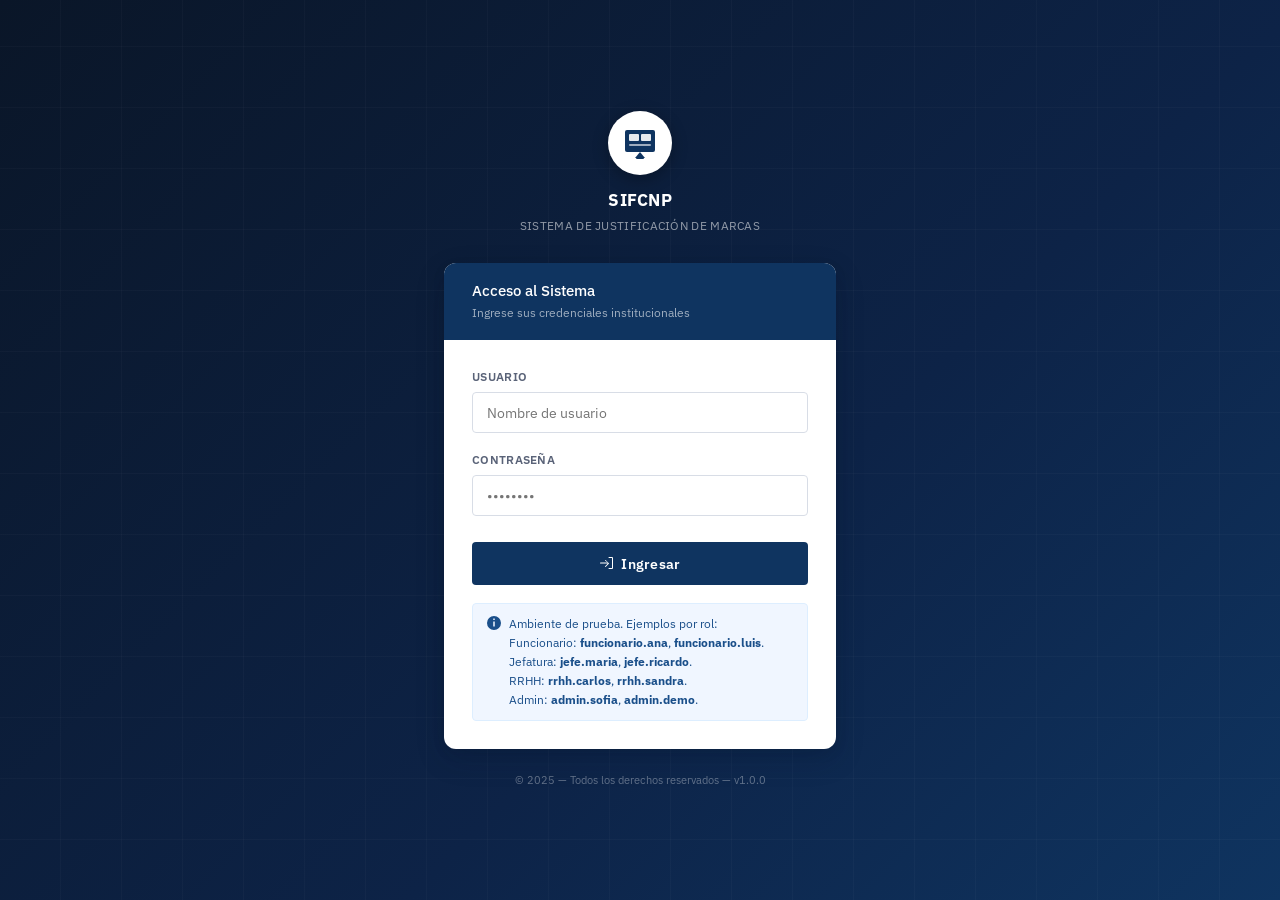
<file: index.html>
<!DOCTYPE html>
<html lang="es">
<head>
  <meta charset="UTF-8" />
  <meta name="viewport" content="width=device-width, initial-scale=1.0" />
  <title>SIFCNP — Iniciar Sesión</title>
  <link rel="stylesheet" href="style.css" />
  <style>
    /* ── Login-specific styles ────────────────────────── */
    body {
      min-height: 100vh;
      display: flex;
      align-items: center;
      justify-content: center;
      background: var(--blue-900);
      background-image:
        linear-gradient(135deg, var(--blue-900) 0%, var(--blue-800) 60%, var(--blue-700) 100%);
      position: relative;
      overflow: hidden;
    }

    /* Geometric background pattern */
    body::before {
      content: '';
      position: absolute;
      inset: 0;
      background-image:
        repeating-linear-gradient(
          0deg,
          transparent,
          transparent 60px,
          rgba(255,255,255,.025) 60px,
          rgba(255,255,255,.025) 61px
        ),
        repeating-linear-gradient(
          90deg,
          transparent,
          transparent 60px,
          rgba(255,255,255,.025) 60px,
          rgba(255,255,255,.025) 61px
        );
      pointer-events: none;
    }

    .login-wrapper {
      position: relative;
      z-index: 1;
      width: 100%;
      max-width: 440px;
      padding: 24px;
      animation: fadeUp .5s ease both;
    }

    @keyframes fadeUp {
      from { opacity: 0; transform: translateY(20px); }
      to   { opacity: 1; transform: translateY(0); }
    }

    /* Institutional header above card */
    .login-header {
      text-align: center;
      margin-bottom: 28px;
    }

    .login-header .coat-of-arms {
      width: 64px;
      height: 64px;
      margin: 0 auto 14px;
      background: var(--white);
      border-radius: 50%;
      display: flex;
      align-items: center;
      justify-content: center;
      box-shadow: 0 4px 16px rgba(0,0,0,.3);
    }

    .login-header .coat-of-arms svg {
      width: 38px; height: 38px;
    }

    .login-header h1 {
      color: var(--white);
      font-size: 1.15rem;
      font-weight: 700;
      letter-spacing: .5px;
    }

    .login-header p {
      color: rgba(255,255,255,.55);
      font-size: .8rem;
      margin-top: 4px;
      letter-spacing: .3px;
      text-transform: uppercase;
    }

    /* Card */
    .login-card {
      background: var(--white);
      border-radius: var(--radius-lg);
      box-shadow: var(--shadow-lg);
      overflow: hidden;
    }

    .login-card-top {
      background: var(--blue-700);
      padding: 18px 28px;
    }

    .login-card-top h2 {
      color: var(--white);
      font-size: 1rem;
      font-weight: 500;
    }

    .login-card-top p {
      color: rgba(255,255,255,.6);
      font-size: .82rem;
      margin-top: 2px;
    }

    .login-card-body {
      padding: 28px;
    }

    .login-card-body .form-group {
      margin-bottom: 18px;
    }

    .login-card-body label {
      font-size: .78rem;
      color: var(--grey-600);
    }

    .login-card-body input {
      font-size: .95rem;
      padding: 10px 14px;
    }

    .login-btn {
      width: 100%;
      justify-content: center;
      padding: 12px;
      font-size: .95rem;
      font-weight: 600;
      letter-spacing: .3px;
      background: var(--blue-700);
      margin-top: 8px;
    }
    .login-btn:hover { background: var(--blue-800); }

    .login-hint {
      margin-top: 18px;
      padding: 10px 14px;
      background: var(--blue-50);
      border: 1px solid var(--blue-100);
      border-radius: var(--radius-sm);
      font-size: .8rem;
      color: var(--blue-600);
      display: flex;
      align-items: flex-start;
      gap: 8px;
    }

    /* Footer */
    .login-footer {
      text-align: center;
      margin-top: 22px;
      color: rgba(255,255,255,.35);
      font-size: .75rem;
    }

    #loginError {
      display: none;
    }
  </style>
</head>
<body>

  <div class="login-wrapper">

    <!-- Institutional Header -->
    <div class="login-header">
      <div class="coat-of-arms">
        <svg viewBox="0 0 38 38" fill="none" xmlns="http://www.w3.org/2000/svg">
          <rect x="4" y="6" width="30" height="22" rx="2" fill="var(--blue-700)"/>
          <rect x="8" y="10" width="10" height="7" rx="1" fill="var(--white)" opacity=".9"/>
          <rect x="20" y="10" width="10" height="7" rx="1" fill="var(--white)" opacity=".9"/>
          <rect x="8" y="20" width="22" height="2" rx="1" fill="var(--white)" opacity=".6"/>
          <path d="M19 28 L14 34 L24 34 Z" fill="var(--blue-700)"/>
          <rect x="15" y="33" width="8" height="2" rx="1" fill="var(--blue-700)"/>
        </svg>
      </div>
      <h1>SIFCNP</h1>
      <p>Sistema de Justificación de Marcas</p>
    </div>

    <!-- Login Card -->
    <div class="login-card">
      <div class="login-card-top">
        <h2>Acceso al Sistema</h2>
        <p>Ingrese sus credenciales institucionales</p>
      </div>
      <div class="login-card-body">

        <!-- Error alert -->
        <div id="loginError" class="alert alert-error">
          <svg width="16" height="16" viewBox="0 0 16 16" fill="currentColor"><path d="M8 1a7 7 0 1 0 0 14A7 7 0 0 0 8 1zm0 11a1 1 0 1 1 0-2 1 1 0 0 1 0 2zm.75-4.25a.75.75 0 0 1-1.5 0v-3a.75.75 0 0 1 1.5 0v3z"/></svg>
          Credenciales incorrectas. Verifique e intente nuevamente.
        </div>

        <div class="form-group">
          <label for="username">Usuario</label>
          <input type="text" id="username" placeholder="Nombre de usuario" autocomplete="username" />
        </div>

        <div class="form-group">
          <label for="password">Contraseña</label>
          <input type="password" id="password" placeholder="••••••••" autocomplete="current-password" />
        </div>

        <button class="btn btn-primary login-btn" onclick="handleLogin()">
          <svg width="16" height="16" viewBox="0 0 16 16" fill="currentColor"><path d="M10 2h3a1 1 0 0 1 1 1v10a1 1 0 0 1-1 1h-3a.5.5 0 0 1 0-1h3V3h-3a.5.5 0 0 1 0-1zM6.146 5.146a.5.5 0 0 1 .708 0l3 3a.5.5 0 0 1 0 .708l-3 3a.5.5 0 0 1-.708-.708L8.793 8.5H1.5a.5.5 0 0 1 0-1h7.293L6.146 5.854a.5.5 0 0 1 0-.708z"/></svg>
          Ingresar
        </button>

        <div class="login-hint">
          <svg width="14" height="14" viewBox="0 0 14 14" fill="currentColor" style="flex-shrink:0;margin-top:2px"><path d="M7 0a7 7 0 1 0 0 14A7 7 0 0 0 7 0zm.75 10.5h-1.5v-5h1.5v5zm0-6.5h-1.5V2.5h1.5V4z"/></svg>
          <span>
            Ambiente de prueba. Ejemplos por rol:<br>
            Funcionario: <strong>funcionario.ana</strong>, <strong>funcionario.luis</strong>.<br>
            Jefatura: <strong>jefe.maria</strong>, <strong>jefe.ricardo</strong>.<br>
            RRHH: <strong>rrhh.carlos</strong>, <strong>rrhh.sandra</strong>.<br>
            Admin: <strong>admin.sofia</strong>, <strong>admin.demo</strong>.
          </span>
        </div>

      </div>
    </div>

    <div class="login-footer">
      &copy; 2025 &mdash; Todos los derechos reservados &mdash; v1.0.0
    </div>

  </div>

  <script src="app.js"></script>
</body>
</html>
</file>
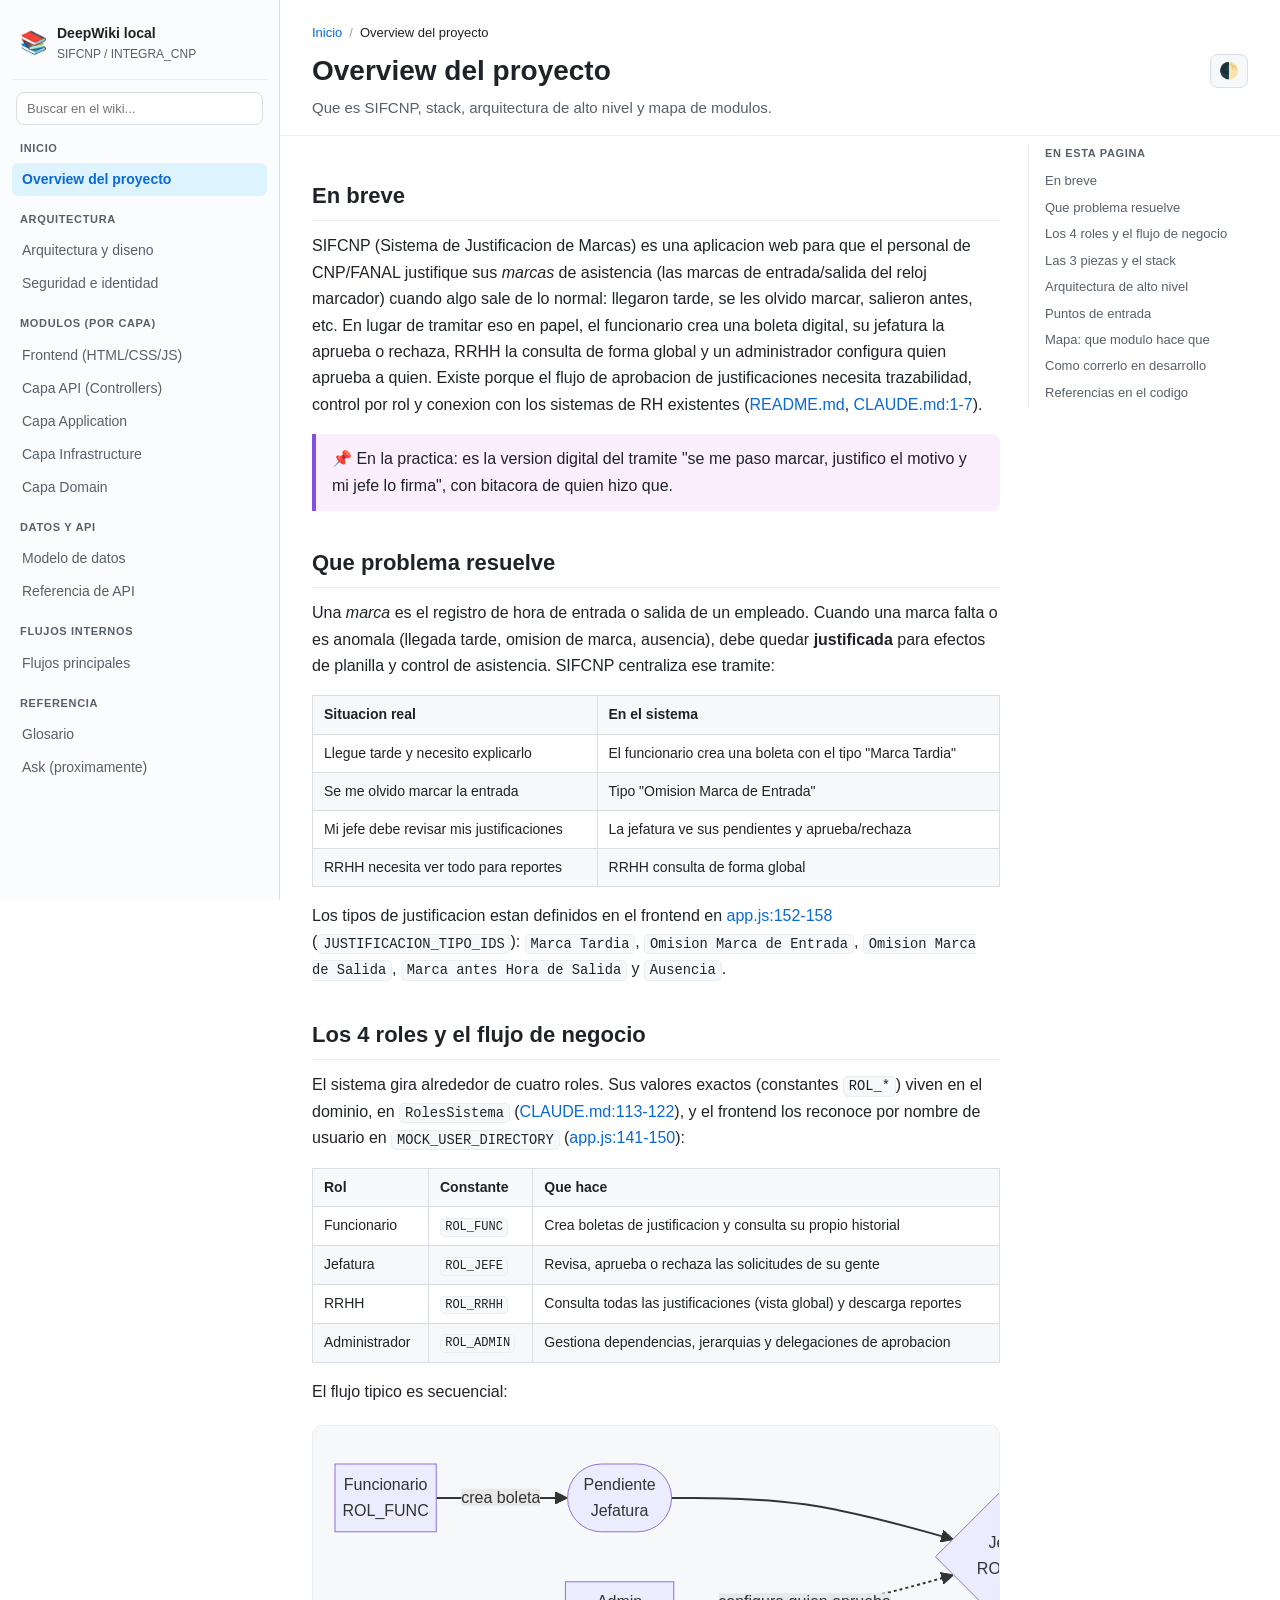
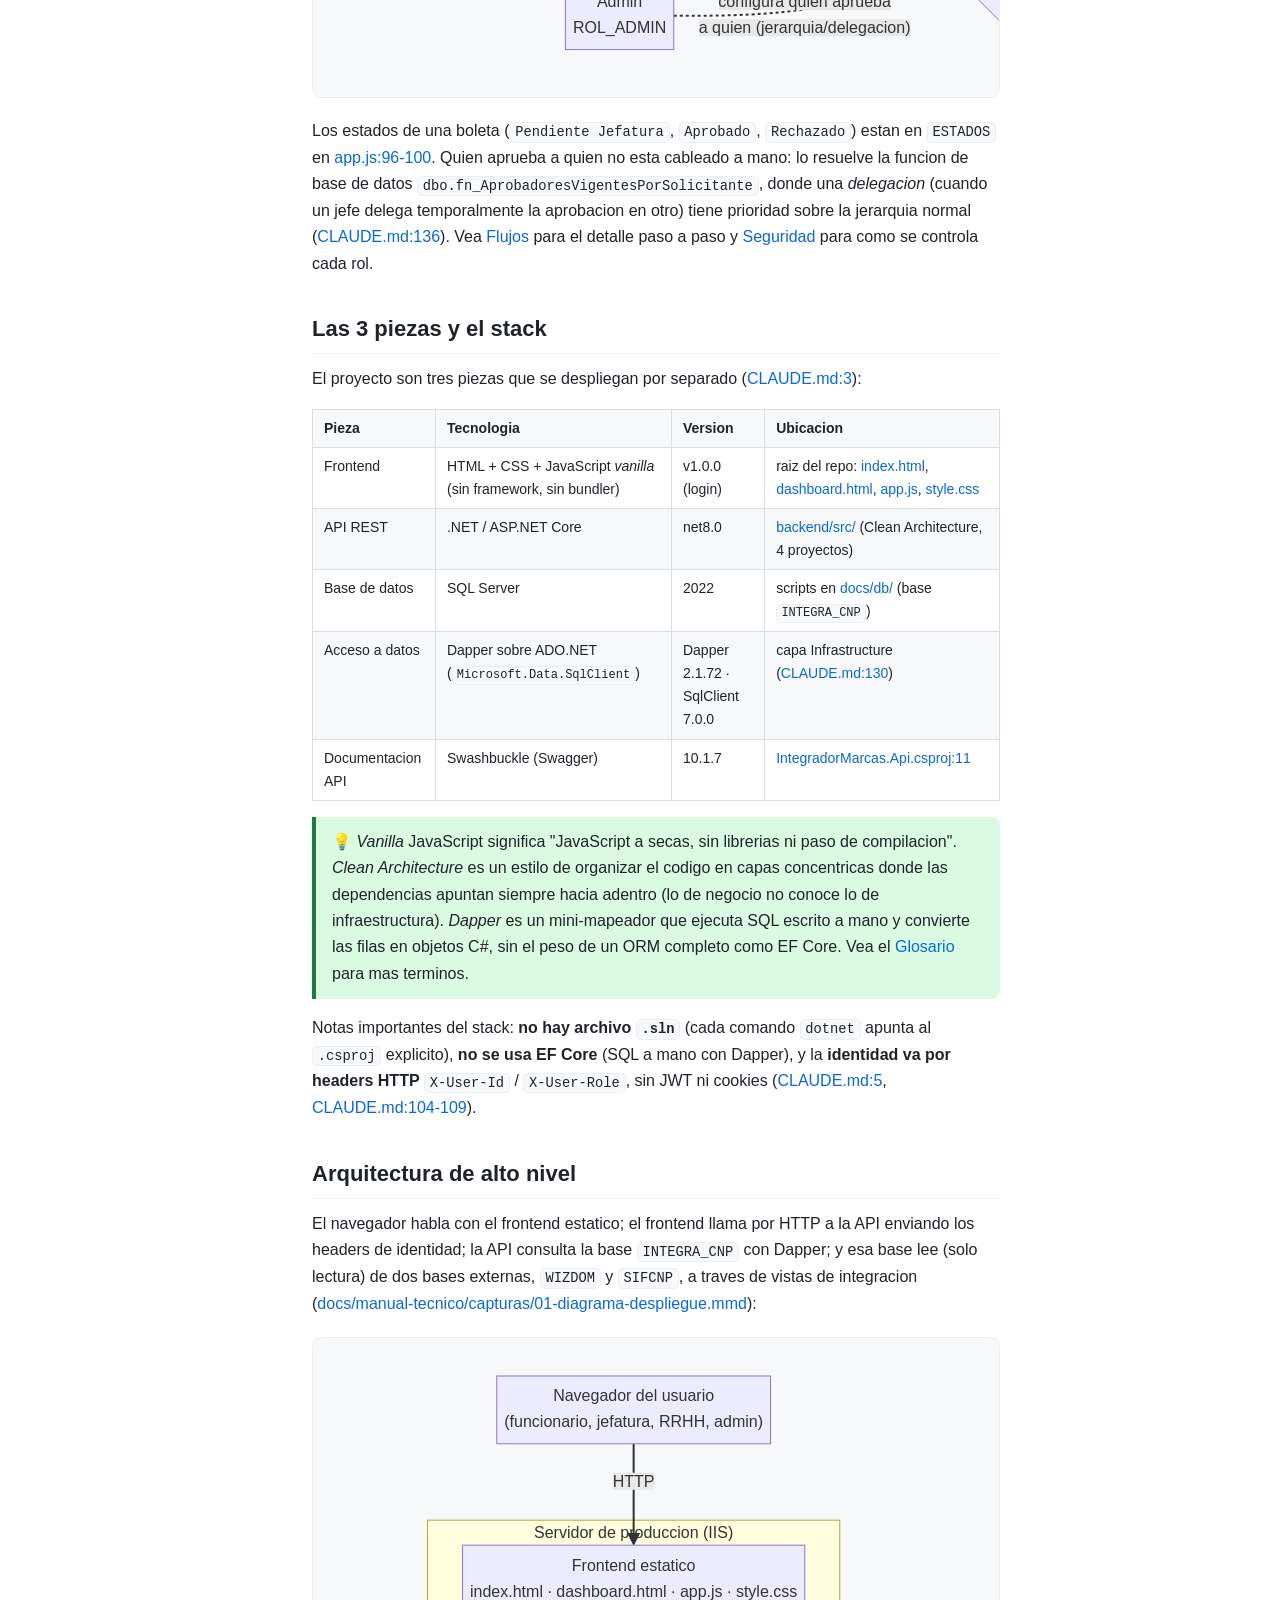
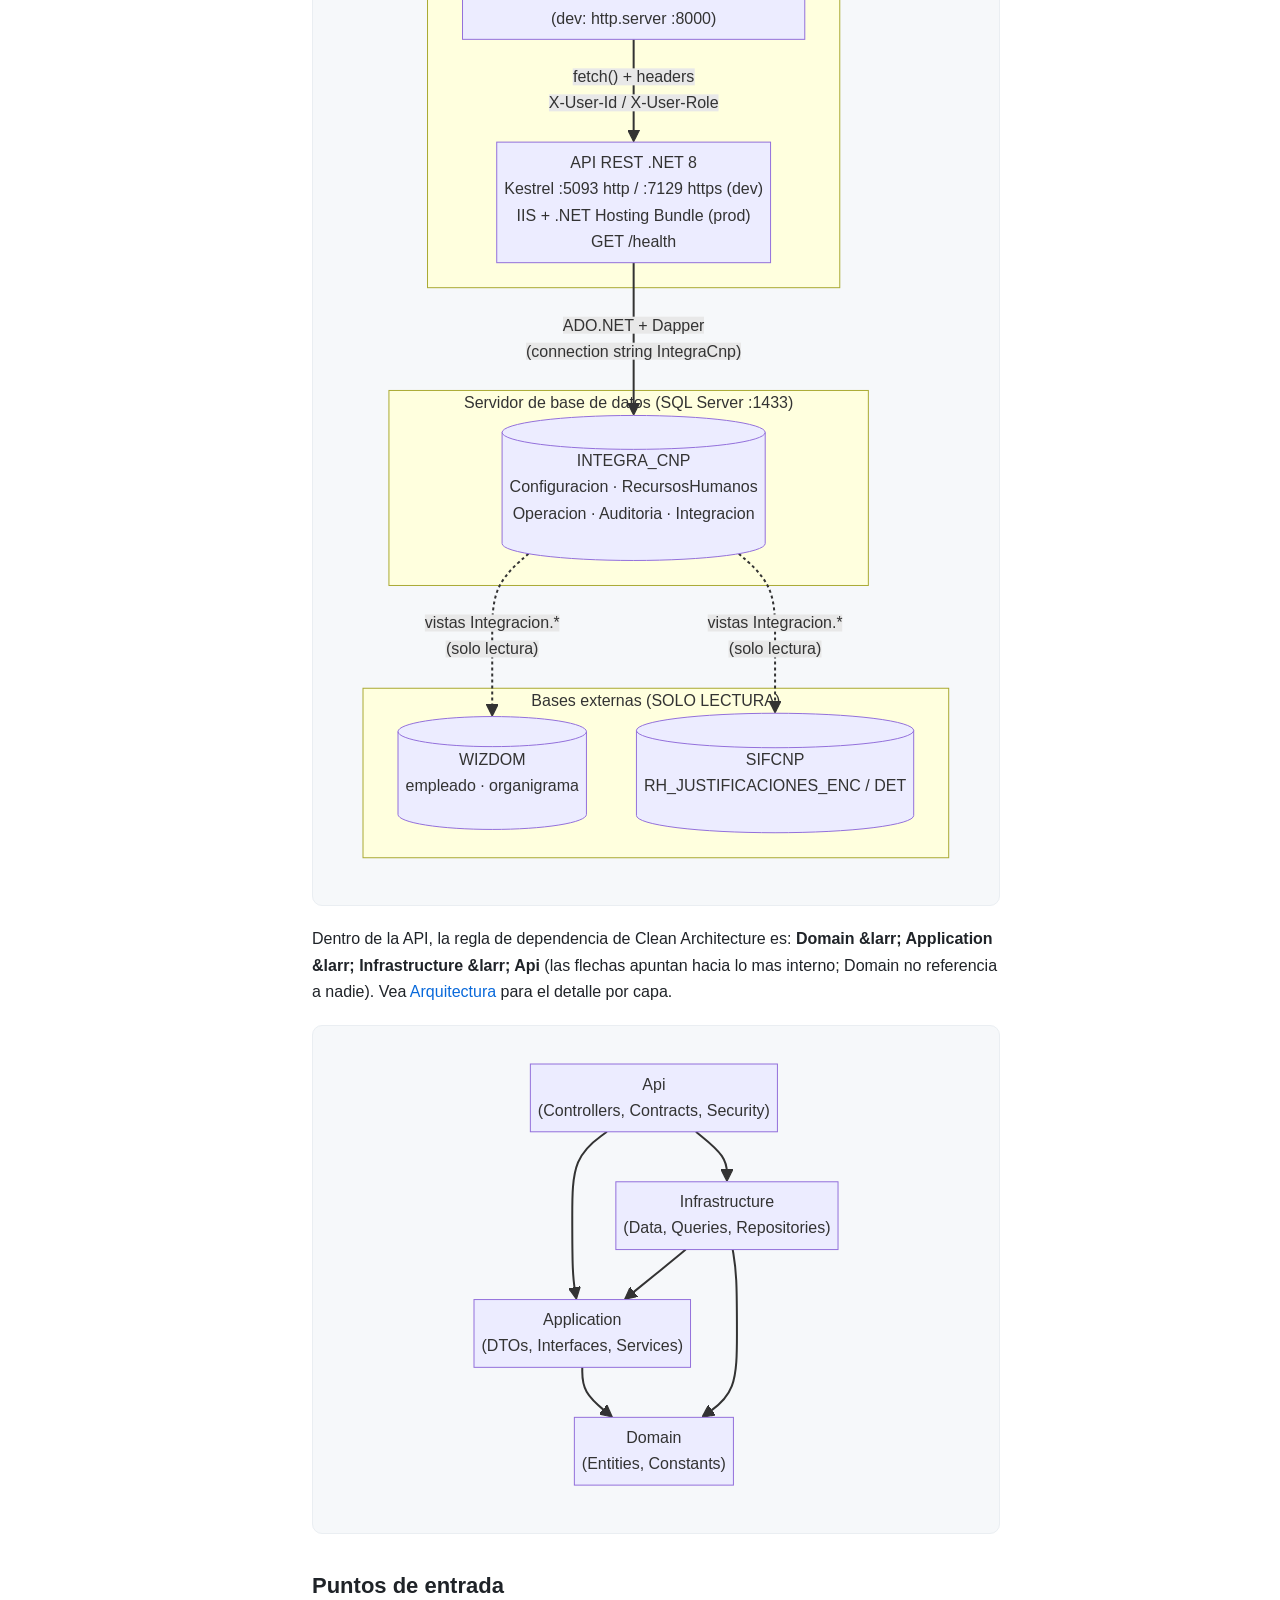
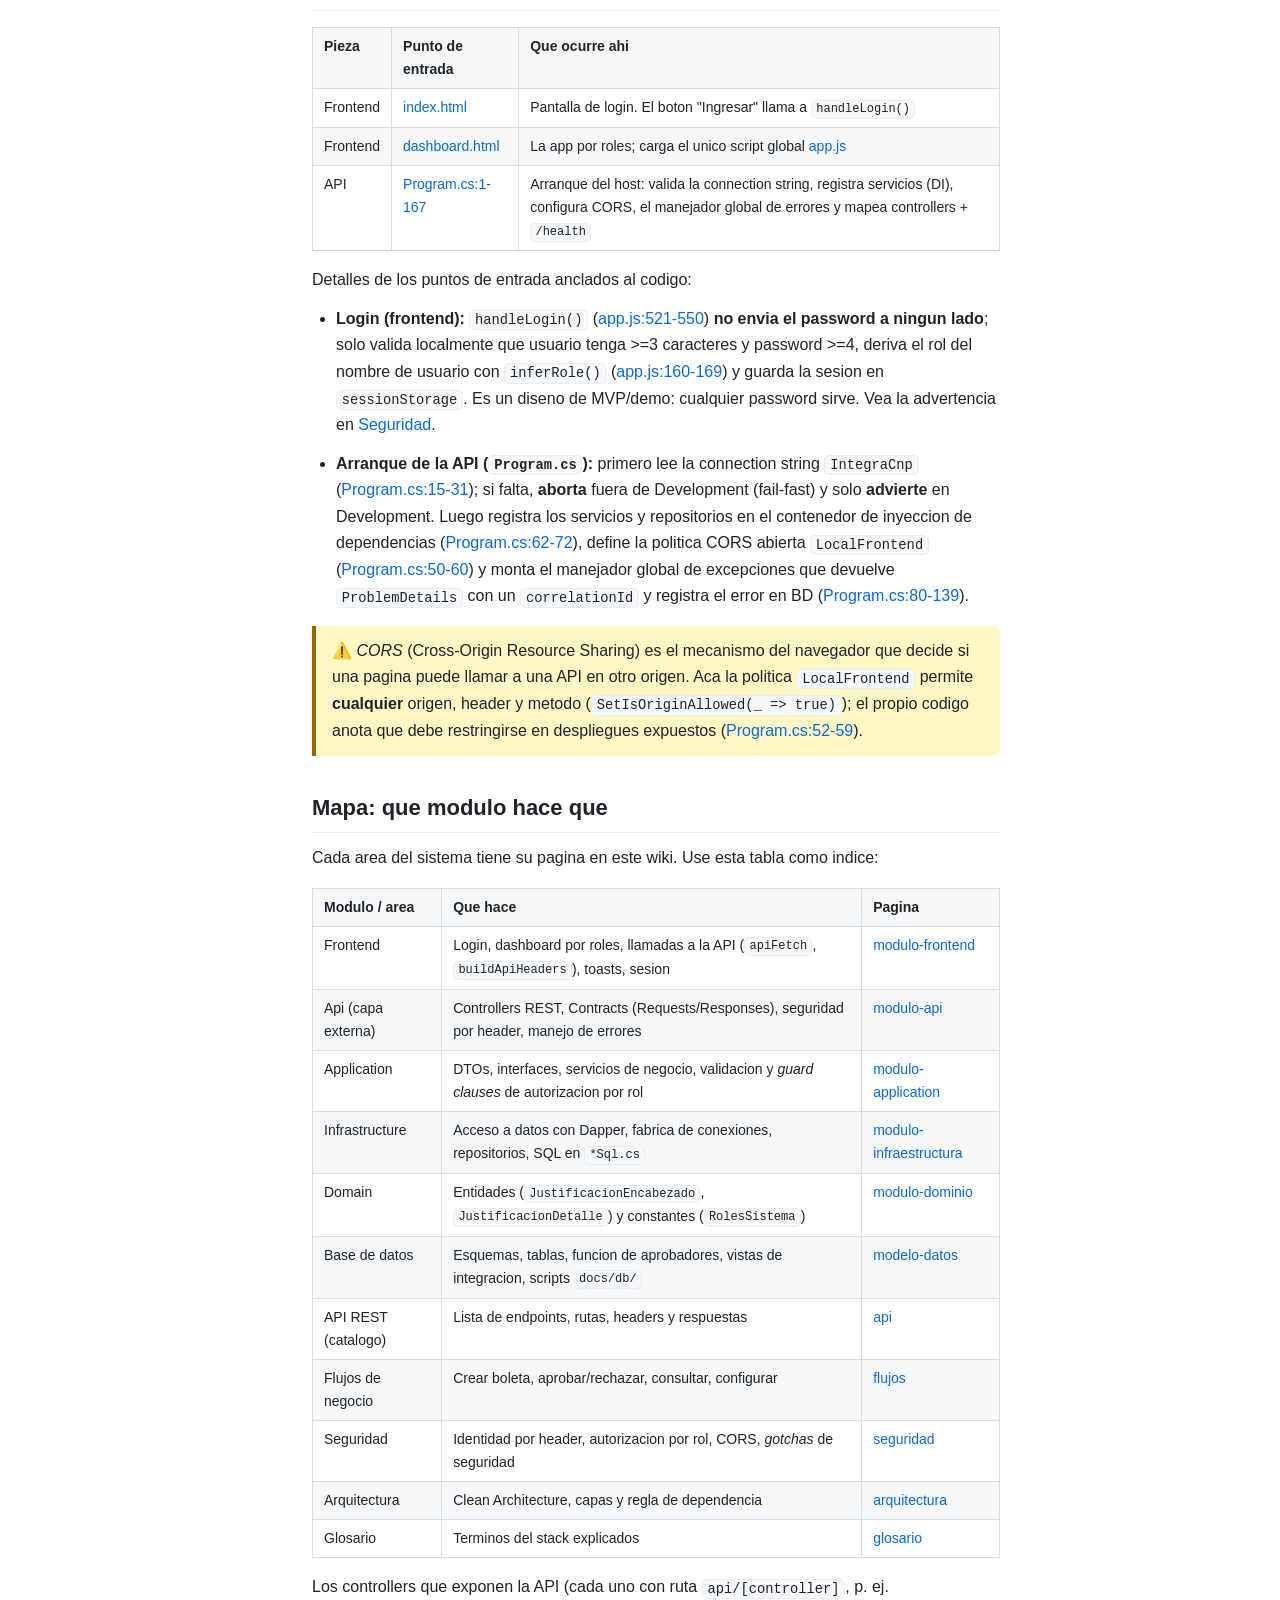
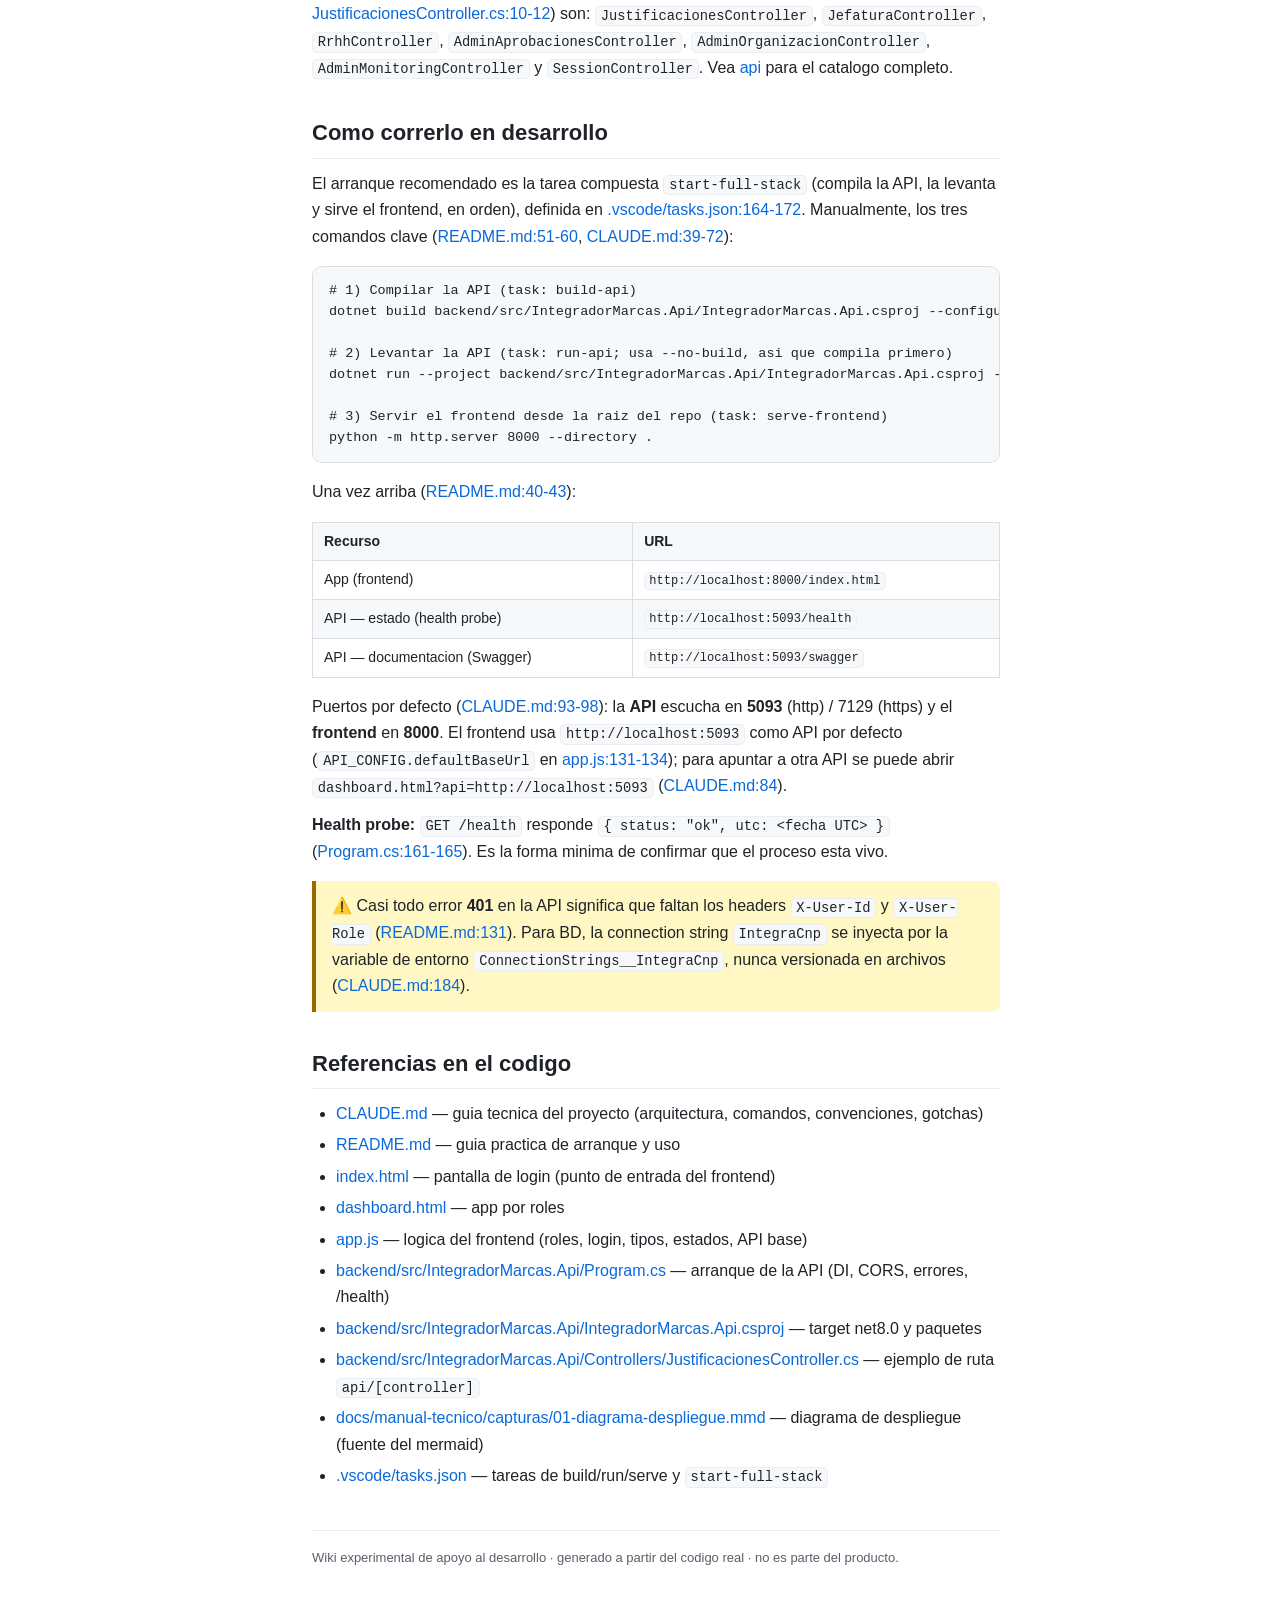
<file: deepwiki-local/index.html>
<!doctype html>
<html lang="es">
<head>
<meta charset="utf-8">
<meta name="viewport" content="width=device-width, initial-scale=1">
<title>Overview del proyecto · DeepWiki local SIFCNP</title>
<meta name="description" content="Que es SIFCNP, stack, arquitectura de alto nivel y mapa de modulos.">
<link rel="stylesheet" href="assets/styles.css">
</head>
<body>
<button class="menu-toggle" id="menu-toggle" aria-label="Abrir menu">☰</button>
<nav class="sidebar" aria-label="Navegacion del wiki">
<div class="brand"><a href="index.html"><span class="logo">📚</span><span><b>DeepWiki local</b><small>SIFCNP / INTEGRA_CNP</small></span></a></div>
<div class="search-box"><input type="search" id="wiki-search" placeholder="Buscar en el wiki..." autocomplete="off" aria-label="Buscar"><div id="search-results" class="search-results" hidden></div></div>
<div class="nav-group"><div class="nav-group-label">Inicio</div><ul>
<li><a href="index.html" class="active" aria-current="page">Overview del proyecto</a></li>
</ul></div>
<div class="nav-group"><div class="nav-group-label">Arquitectura</div><ul>
<li><a href="arquitectura.html">Arquitectura y diseno</a></li>
<li><a href="seguridad.html">Seguridad e identidad</a></li>
</ul></div>
<div class="nav-group"><div class="nav-group-label">Modulos (por capa)</div><ul>
<li><a href="modulo-frontend.html">Frontend (HTML/CSS/JS)</a></li>
<li><a href="modulo-api.html">Capa API (Controllers)</a></li>
<li><a href="modulo-application.html">Capa Application</a></li>
<li><a href="modulo-infraestructura.html">Capa Infrastructure</a></li>
<li><a href="modulo-dominio.html">Capa Domain</a></li>
</ul></div>
<div class="nav-group"><div class="nav-group-label">Datos y API</div><ul>
<li><a href="modelo-datos.html">Modelo de datos</a></li>
<li><a href="api.html">Referencia de API</a></li>
</ul></div>
<div class="nav-group"><div class="nav-group-label">Flujos internos</div><ul>
<li><a href="flujos.html">Flujos principales</a></li>
</ul></div>
<div class="nav-group"><div class="nav-group-label">Referencia</div><ul>
<li><a href="glosario.html">Glosario</a></li>
<li><a href="ask.html">Ask (proximamente)</a></li>
</ul></div>
</nav>
<main class="content">
<header class="page-head">
<nav class="breadcrumbs" aria-label="Ruta"><a href="index.html">Inicio</a><span class="sep">/</span><span class="current">Overview del proyecto</span></nav>
<div class="page-head-row">
<h1>Overview del proyecto</h1>
<button class="theme-toggle" id="theme-toggle" title="Cambiar tema" aria-label="Cambiar tema claro/oscuro">🌓</button>
</div>
<p class="page-desc">Que es SIFCNP, stack, arquitectura de alto nivel y mapa de modulos.</p>
</header>
<div class="content-grid">
<article class="prose">
<h2 id="en-breve">En breve</h2>
<p>SIFCNP (Sistema de Justificacion de Marcas) es una aplicacion web para que el personal de CNP/FANAL justifique sus <em>marcas</em> de asistencia (las marcas de entrada/salida del reloj marcador) cuando algo sale de lo normal: llegaron tarde, se les olvido marcar, salieron antes, etc. En lugar de tramitar eso en papel, el funcionario crea una boleta digital, su jefatura la aprueba o rechaza, RRHH la consulta de forma global y un administrador configura quien aprueba a quien. Existe porque el flujo de aprobacion de justificaciones necesita trazabilidad, control por rol y conexion con los sistemas de RH existentes (<a href="../README.md">README.md</a>, <a href="../CLAUDE.md">CLAUDE.md:1-7</a>).</p>
<blockquote class="callout why">📌 En la practica: es la version digital del tramite "se me paso marcar, justifico el motivo y mi jefe lo firma", con bitacora de quien hizo que.</blockquote>
<h2 id="que-problema-resuelve">Que problema resuelve</h2>
<p>Una <em>marca</em> es el registro de hora de entrada o salida de un empleado. Cuando una marca falta o es anomala (llegada tarde, omision de marca, ausencia), debe quedar <strong>justificada</strong> para efectos de planilla y control de asistencia. SIFCNP centraliza ese tramite:</p>
<div class="table-wrap"><table><thead><tr><th>Situacion real</th><th>En el sistema</th></tr></thead><tbody><tr><td>Llegue tarde y necesito explicarlo</td><td>El funcionario crea una boleta con el tipo "Marca Tardia"</td></tr><tr><td>Se me olvido marcar la entrada</td><td>Tipo "Omision Marca de Entrada"</td></tr><tr><td>Mi jefe debe revisar mis justificaciones</td><td>La jefatura ve sus pendientes y aprueba/rechaza</td></tr><tr><td>RRHH necesita ver todo para reportes</td><td>RRHH consulta de forma global</td></tr></tbody></table></div>
<p>Los tipos de justificacion estan definidos en el frontend en <a href="../app.js">app.js:152-158</a> (<code>JUSTIFICACION_TIPO_IDS</code>): <code>Marca Tardia</code>, <code>Omision Marca de Entrada</code>, <code>Omision Marca de Salida</code>, <code>Marca antes Hora de Salida</code> y <code>Ausencia</code>.</p>
<h2 id="los-4-roles-y-el-flujo-de-negocio">Los 4 roles y el flujo de negocio</h2>
<p>El sistema gira alrededor de cuatro roles. Sus valores exactos (constantes <code>ROL_*</code>) viven en el dominio, en <code>RolesSistema</code> (<a href="../CLAUDE.md">CLAUDE.md:113-122</a>), y el frontend los reconoce por nombre de usuario en <code>MOCK_USER_DIRECTORY</code> (<a href="../app.js">app.js:141-150</a>):</p>
<div class="table-wrap"><table><thead><tr><th>Rol</th><th>Constante</th><th>Que hace</th></tr></thead><tbody><tr><td>Funcionario</td><td><code>ROL_FUNC</code></td><td>Crea boletas de justificacion y consulta su propio historial</td></tr><tr><td>Jefatura</td><td><code>ROL_JEFE</code></td><td>Revisa, aprueba o rechaza las solicitudes de su gente</td></tr><tr><td>RRHH</td><td><code>ROL_RRHH</code></td><td>Consulta todas las justificaciones (vista global) y descarga reportes</td></tr><tr><td>Administrador</td><td><code>ROL_ADMIN</code></td><td>Gestiona dependencias, jerarquias y delegaciones de aprobacion</td></tr></tbody></table></div>
<p>El flujo tipico es secuencial:</p>
<div class="mermaid-wrap"><pre class="mermaid">flowchart LR
  F["Funcionario&lt;br/&gt;ROL_FUNC"] --&gt;|"crea boleta"| P(["Pendiente&lt;br/&gt;Jefatura"])
  P --&gt; J{"Jefatura&lt;br/&gt;ROL_JEFE"}
  J --&gt;|"aprueba"| A(["Aprobado"])
  J --&gt;|"rechaza"| R(["Rechazado"])
  A --&gt; RH["RRHH&lt;br/&gt;ROL_RRHH&lt;br/&gt;(consulta global)"]
  R --&gt; RH
  ADM["Admin&lt;br/&gt;ROL_ADMIN"] -.-&gt;|"configura quien aprueba&lt;br/&gt;a quien (jerarquia/delegacion)"| J</pre></div>
<p>Los estados de una boleta (<code>Pendiente Jefatura</code>, <code>Aprobado</code>, <code>Rechazado</code>) estan en <code>ESTADOS</code> en <a href="../app.js">app.js:96-100</a>. Quien aprueba a quien no esta cableado a mano: lo resuelve la funcion de base de datos <code>dbo.fn_AprobadoresVigentesPorSolicitante</code>, donde una <em>delegacion</em> (cuando un jefe delega temporalmente la aprobacion en otro) tiene prioridad sobre la jerarquia normal (<a href="../CLAUDE.md">CLAUDE.md:136</a>). Vea <a href="flujos.html">Flujos</a> para el detalle paso a paso y <a href="seguridad.html">Seguridad</a> para como se controla cada rol.</p>
<h2 id="las-3-piezas-y-el-stack">Las 3 piezas y el stack</h2>
<p>El proyecto son tres piezas que se despliegan por separado (<a href="../CLAUDE.md">CLAUDE.md:3</a>):</p>
<div class="table-wrap"><table><thead><tr><th>Pieza</th><th>Tecnologia</th><th>Version</th><th>Ubicacion</th></tr></thead><tbody><tr><td>Frontend</td><td>HTML + CSS + JavaScript <em>vanilla</em> (sin framework, sin bundler)</td><td>v1.0.0 (login)</td><td>raiz del repo: <a href="../index.html">index.html</a>, <a href="../dashboard.html">dashboard.html</a>, <a href="../app.js">app.js</a>, <a href="../style.css">style.css</a></td></tr><tr><td>API REST</td><td>.NET / ASP.NET Core</td><td>net8.0</td><td><a href="../backend/src/IntegradorMarcas.Api/Program.cs">backend/src/</a> (Clean Architecture, 4 proyectos)</td></tr><tr><td>Base de datos</td><td>SQL Server</td><td>2022</td><td>scripts en <a href="../docs/db/02_EstructuraCompleta.sql">docs/db/</a> (base <code>INTEGRA_CNP</code>)</td></tr><tr><td>Acceso a datos</td><td>Dapper sobre ADO.NET (<code>Microsoft.Data.SqlClient</code>)</td><td>Dapper 2.1.72 · SqlClient 7.0.0</td><td>capa Infrastructure (<a href="../CLAUDE.md">CLAUDE.md:130</a>)</td></tr><tr><td>Documentacion API</td><td>Swashbuckle (Swagger)</td><td>10.1.7</td><td><a href="../backend/src/IntegradorMarcas.Api/IntegradorMarcas.Api.csproj">IntegradorMarcas.Api.csproj:11</a></td></tr></tbody></table></div>
<blockquote class="callout tip">💡 <em>Vanilla</em> JavaScript significa "JavaScript a secas, sin librerias ni paso de compilacion". <em>Clean Architecture</em> es un estilo de organizar el codigo en capas concentricas donde las dependencias apuntan siempre hacia adentro (lo de negocio no conoce lo de infraestructura). <em>Dapper</em> es un mini-mapeador que ejecuta SQL escrito a mano y convierte las filas en objetos C#, sin el peso de un ORM completo como EF Core. Vea el <a href="glosario.html">Glosario</a> para mas terminos.</blockquote>
<p>Notas importantes del stack: <strong>no hay archivo <code>.sln</code></strong> (cada comando <code>dotnet</code> apunta al <code>.csproj</code> explicito), <strong>no se usa EF Core</strong> (SQL a mano con Dapper), y la <strong>identidad va por headers HTTP</strong> <code>X-User-Id</code> / <code>X-User-Role</code>, sin JWT ni cookies (<a href="../CLAUDE.md">CLAUDE.md:5</a>, <a href="../CLAUDE.md">CLAUDE.md:104-109</a>).</p>
<h2 id="arquitectura-de-alto-nivel">Arquitectura de alto nivel</h2>
<p>El navegador habla con el frontend estatico; el frontend llama por HTTP a la API enviando los headers de identidad; la API consulta la base <code>INTEGRA_CNP</code> con Dapper; y esa base lee (solo lectura) de dos bases externas, <code>WIZDOM</code> y <code>SIFCNP</code>, a traves de vistas de integracion (<a href="../docs/manual-tecnico/capturas/01-diagrama-despliegue.mmd">docs/manual-tecnico/capturas/01-diagrama-despliegue.mmd</a>):</p>
<div class="mermaid-wrap"><pre class="mermaid">graph TD
  Nav["Navegador del usuario&lt;br/&gt;(funcionario, jefatura, RRHH, admin)"]
  subgraph PROD["Servidor de produccion (IIS)"]
    FE["Frontend estatico&lt;br/&gt;index.html · dashboard.html · app.js · style.css&lt;br/&gt;(dev: http.server :8000)"]
    API["API REST .NET 8&lt;br/&gt;Kestrel :5093 http / :7129 https (dev)&lt;br/&gt;IIS + .NET Hosting Bundle (prod)&lt;br/&gt;GET /health"]
  end
  subgraph BD["Servidor de base de datos (SQL Server :1433)"]
    DB[("INTEGRA_CNP&lt;br/&gt;Configuracion · RecursosHumanos&lt;br/&gt;Operacion · Auditoria · Integracion")]
  end
  subgraph EXT["Bases externas (SOLO LECTURA)"]
    WIZ[("WIZDOM&lt;br/&gt;empleado · organigrama")]
    SIF[("SIFCNP&lt;br/&gt;RH_JUSTIFICACIONES_ENC / DET")]
  end
  Nav --&gt;|"HTTP"| FE
  FE --&gt;|"fetch() + headers&lt;br/&gt;X-User-Id / X-User-Role"| API
  API --&gt;|"ADO.NET + Dapper&lt;br/&gt;(connection string IntegraCnp)"| DB
  DB -.-&gt;|"vistas Integracion.*&lt;br/&gt;(solo lectura)"| WIZ
  DB -.-&gt;|"vistas Integracion.*&lt;br/&gt;(solo lectura)"| SIF</pre></div>
<p>Dentro de la API, la regla de dependencia de Clean Architecture es: <strong>Domain &amp;larr; Application &amp;larr; Infrastructure &amp;larr; Api</strong> (las flechas apuntan hacia lo mas interno; Domain no referencia a nadie). Vea <a href="arquitectura.html">Arquitectura</a> para el detalle por capa.</p>
<div class="mermaid-wrap"><pre class="mermaid">graph TD
  Api["Api&lt;br/&gt;(Controllers, Contracts, Security)"] --&gt; App["Application&lt;br/&gt;(DTOs, Interfaces, Services)"]
  Infra["Infrastructure&lt;br/&gt;(Data, Queries, Repositories)"] --&gt; App
  Api --&gt; Infra
  App --&gt; Dom["Domain&lt;br/&gt;(Entities, Constants)"]
  Infra --&gt; Dom</pre></div>
<h2 id="puntos-de-entrada">Puntos de entrada</h2>
<div class="table-wrap"><table><thead><tr><th>Pieza</th><th>Punto de entrada</th><th>Que ocurre ahi</th></tr></thead><tbody><tr><td>Frontend</td><td><a href="../index.html">index.html</a></td><td>Pantalla de login. El boton "Ingresar" llama a <code>handleLogin()</code></td></tr><tr><td>Frontend</td><td><a href="../dashboard.html">dashboard.html</a></td><td>La app por roles; carga el unico script global <a href="../app.js">app.js</a></td></tr><tr><td>API</td><td><a href="../backend/src/IntegradorMarcas.Api/Program.cs">Program.cs:1-167</a></td><td>Arranque del host: valida la connection string, registra servicios (DI), configura CORS, el manejador global de errores y mapea controllers + <code>/health</code></td></tr></tbody></table></div>
<p>Detalles de los puntos de entrada anclados al codigo:</p>
<ul>
<li><strong>Login (frontend):</strong> <code>handleLogin()</code> (<a href="../app.js">app.js:521-550</a>) <strong>no envia el password a ningun lado</strong>; solo valida localmente que usuario tenga &gt;=3 caracteres y password &gt;=4, deriva el rol del nombre de usuario con <code>inferRole()</code> (<a href="../app.js">app.js:160-169</a>) y guarda la sesion en <code>sessionStorage</code>. Es un diseno de MVP/demo: cualquier password sirve. Vea la advertencia en <a href="seguridad.html">Seguridad</a>.</li>
</ul>
<ul>
<li><strong>Arranque de la API (<code>Program.cs</code>):</strong> primero lee la connection string <code>IntegraCnp</code> (<a href="../backend/src/IntegradorMarcas.Api/Program.cs">Program.cs:15-31</a>); si falta, <strong>aborta</strong> fuera de Development (fail-fast) y solo <strong>advierte</strong> en Development. Luego registra los servicios y repositorios en el contenedor de inyeccion de dependencias (<a href="../backend/src/IntegradorMarcas.Api/Program.cs">Program.cs:62-72</a>), define la politica CORS abierta <code>LocalFrontend</code> (<a href="../backend/src/IntegradorMarcas.Api/Program.cs">Program.cs:50-60</a>) y monta el manejador global de excepciones que devuelve <code>ProblemDetails</code> con un <code>correlationId</code> y registra el error en BD (<a href="../backend/src/IntegradorMarcas.Api/Program.cs">Program.cs:80-139</a>).</li>
</ul>
<blockquote class="callout warn">⚠️ <em>CORS</em> (Cross-Origin Resource Sharing) es el mecanismo del navegador que decide si una pagina puede llamar a una API en otro origen. Aca la politica <code>LocalFrontend</code> permite <strong>cualquier</strong> origen, header y metodo (<code>SetIsOriginAllowed(_ =&gt; true)</code>); el propio codigo anota que debe restringirse en despliegues expuestos (<a href="../backend/src/IntegradorMarcas.Api/Program.cs">Program.cs:52-59</a>).</blockquote>
<h2 id="mapa-que-modulo-hace-que">Mapa: que modulo hace que</h2>
<p>Cada area del sistema tiene su pagina en este wiki. Use esta tabla como indice:</p>
<div class="table-wrap"><table><thead><tr><th>Modulo / area</th><th>Que hace</th><th>Pagina</th></tr></thead><tbody><tr><td>Frontend</td><td>Login, dashboard por roles, llamadas a la API (<code>apiFetch</code>, <code>buildApiHeaders</code>), toasts, sesion</td><td><a href="modulo-frontend.html">modulo-frontend</a></td></tr><tr><td>Api (capa externa)</td><td>Controllers REST, Contracts (Requests/Responses), seguridad por header, manejo de errores</td><td><a href="modulo-api.html">modulo-api</a></td></tr><tr><td>Application</td><td>DTOs, interfaces, servicios de negocio, validacion y <em>guard clauses</em> de autorizacion por rol</td><td><a href="modulo-application.html">modulo-application</a></td></tr><tr><td>Infrastructure</td><td>Acceso a datos con Dapper, fabrica de conexiones, repositorios, SQL en <code>*Sql.cs</code></td><td><a href="modulo-infraestructura.html">modulo-infraestructura</a></td></tr><tr><td>Domain</td><td>Entidades (<code>JustificacionEncabezado</code>, <code>JustificacionDetalle</code>) y constantes (<code>RolesSistema</code>)</td><td><a href="modulo-dominio.html">modulo-dominio</a></td></tr><tr><td>Base de datos</td><td>Esquemas, tablas, funcion de aprobadores, vistas de integracion, scripts <code>docs/db/</code></td><td><a href="modelo-datos.html">modelo-datos</a></td></tr><tr><td>API REST (catalogo)</td><td>Lista de endpoints, rutas, headers y respuestas</td><td><a href="api.html">api</a></td></tr><tr><td>Flujos de negocio</td><td>Crear boleta, aprobar/rechazar, consultar, configurar</td><td><a href="flujos.html">flujos</a></td></tr><tr><td>Seguridad</td><td>Identidad por header, autorizacion por rol, CORS, <em>gotchas</em> de seguridad</td><td><a href="seguridad.html">seguridad</a></td></tr><tr><td>Arquitectura</td><td>Clean Architecture, capas y regla de dependencia</td><td><a href="arquitectura.html">arquitectura</a></td></tr><tr><td>Glosario</td><td>Terminos del stack explicados</td><td><a href="glosario.html">glosario</a></td></tr></tbody></table></div>
<p>Los controllers que exponen la API (cada uno con ruta <code>api/[controller]</code>, p. ej. <a href="../backend/src/IntegradorMarcas.Api/Controllers/JustificacionesController.cs">JustificacionesController.cs:10-12</a>) son: <code>JustificacionesController</code>, <code>JefaturaController</code>, <code>RrhhController</code>, <code>AdminAprobacionesController</code>, <code>AdminOrganizacionController</code>, <code>AdminMonitoringController</code> y <code>SessionController</code>. Vea <a href="api.html">api</a> para el catalogo completo.</p>
<h2 id="como-correrlo-en-desarrollo">Como correrlo en desarrollo</h2>
<p>El arranque recomendado es la tarea compuesta <code>start-full-stack</code> (compila la API, la levanta y sirve el frontend, en orden), definida en <a href="../.vscode/tasks.json">.vscode/tasks.json:164-172</a>. Manualmente, los tres comandos clave (<a href="../README.md">README.md:51-60</a>, <a href="../CLAUDE.md">CLAUDE.md:39-72</a>):</p>
<pre class="code"><code class="language-powershell"># 1) Compilar la API (task: build-api)
dotnet build backend/src/IntegradorMarcas.Api/IntegradorMarcas.Api.csproj --configuration Debug

# 2) Levantar la API (task: run-api; usa --no-build, asi que compila primero)
dotnet run --project backend/src/IntegradorMarcas.Api/IntegradorMarcas.Api.csproj --no-build

# 3) Servir el frontend desde la raiz del repo (task: serve-frontend)
python -m http.server 8000 --directory .</code></pre>
<p>Una vez arriba (<a href="../README.md">README.md:40-43</a>):</p>
<div class="table-wrap"><table><thead><tr><th>Recurso</th><th>URL</th></tr></thead><tbody><tr><td>App (frontend)</td><td><code>http://localhost:8000/index.html</code></td></tr><tr><td>API — estado (health probe)</td><td><code>http://localhost:5093/health</code></td></tr><tr><td>API — documentacion (Swagger)</td><td><code>http://localhost:5093/swagger</code></td></tr></tbody></table></div>
<p>Puertos por defecto (<a href="../CLAUDE.md">CLAUDE.md:93-98</a>): la <strong>API</strong> escucha en <strong>5093</strong> (http) / 7129 (https) y el <strong>frontend</strong> en <strong>8000</strong>. El frontend usa <code>http://localhost:5093</code> como API por defecto (<code>API_CONFIG.defaultBaseUrl</code> en <a href="../app.js">app.js:131-134</a>); para apuntar a otra API se puede abrir <code>dashboard.html?api=http://localhost:5093</code> (<a href="../CLAUDE.md">CLAUDE.md:84</a>).</p>
<p><strong>Health probe:</strong> <code>GET /health</code> responde <code>{ status: "ok", utc: &lt;fecha UTC&gt; }</code> (<a href="../backend/src/IntegradorMarcas.Api/Program.cs">Program.cs:161-165</a>). Es la forma minima de confirmar que el proceso esta vivo.</p>
<blockquote class="callout warn">⚠️ Casi todo error <strong>401</strong> en la API significa que faltan los headers <code>X-User-Id</code> y <code>X-User-Role</code> (<a href="../README.md">README.md:131</a>). Para BD, la connection string <code>IntegraCnp</code> se inyecta por la variable de entorno <code>ConnectionStrings__IntegraCnp</code>, nunca versionada en archivos (<a href="../CLAUDE.md">CLAUDE.md:184</a>).</blockquote>
<h2 id="referencias-en-el-codigo">Referencias en el codigo</h2>
<ul>
<li><a href="../CLAUDE.md">CLAUDE.md</a> — guia tecnica del proyecto (arquitectura, comandos, convenciones, gotchas)</li>
<li><a href="../README.md">README.md</a> — guia practica de arranque y uso</li>
<li><a href="../index.html">index.html</a> — pantalla de login (punto de entrada del frontend)</li>
<li><a href="../dashboard.html">dashboard.html</a> — app por roles</li>
<li><a href="../app.js">app.js</a> — logica del frontend (roles, login, tipos, estados, API base)</li>
<li><a href="../backend/src/IntegradorMarcas.Api/Program.cs">backend/src/IntegradorMarcas.Api/Program.cs</a> — arranque de la API (DI, CORS, errores, /health)</li>
<li><a href="../backend/src/IntegradorMarcas.Api/IntegradorMarcas.Api.csproj">backend/src/IntegradorMarcas.Api/IntegradorMarcas.Api.csproj</a> — target net8.0 y paquetes</li>
<li><a href="../backend/src/IntegradorMarcas.Api/Controllers/JustificacionesController.cs">backend/src/IntegradorMarcas.Api/Controllers/JustificacionesController.cs</a> — ejemplo de ruta <code>api/[controller]</code></li>
<li><a href="../docs/manual-tecnico/capturas/01-diagrama-despliegue.mmd">docs/manual-tecnico/capturas/01-diagrama-despliegue.mmd</a> — diagrama de despliegue (fuente del mermaid)</li>
<li><a href="../.vscode/tasks.json">.vscode/tasks.json</a> — tareas de build/run/serve y <code>start-full-stack</code></li>
</ul>

<footer class="page-foot">Wiki experimental de apoyo al desarrollo · generado a partir del codigo real · no es parte del producto.</footer>
</article>
<aside class="toc" aria-label="En esta pagina"><div class="toc-title">En esta pagina</div><ul><li><a href="#en-breve">En breve</a></li><li><a href="#que-problema-resuelve">Que problema resuelve</a></li><li><a href="#los-4-roles-y-el-flujo-de-negocio">Los 4 roles y el flujo de negocio</a></li><li><a href="#las-3-piezas-y-el-stack">Las 3 piezas y el stack</a></li><li><a href="#arquitectura-de-alto-nivel">Arquitectura de alto nivel</a></li><li><a href="#puntos-de-entrada">Puntos de entrada</a></li><li><a href="#mapa-que-modulo-hace-que">Mapa: que modulo hace que</a></li><li><a href="#como-correrlo-en-desarrollo">Como correrlo en desarrollo</a></li><li><a href="#referencias-en-el-codigo">Referencias en el codigo</a></li></ul></aside>
</div>
</main>
<script src="assets/mermaid.min.js"></script>
<script src="assets/search-index.js"></script>
<script src="assets/wiki.js"></script>
</body>
</html>
</file>
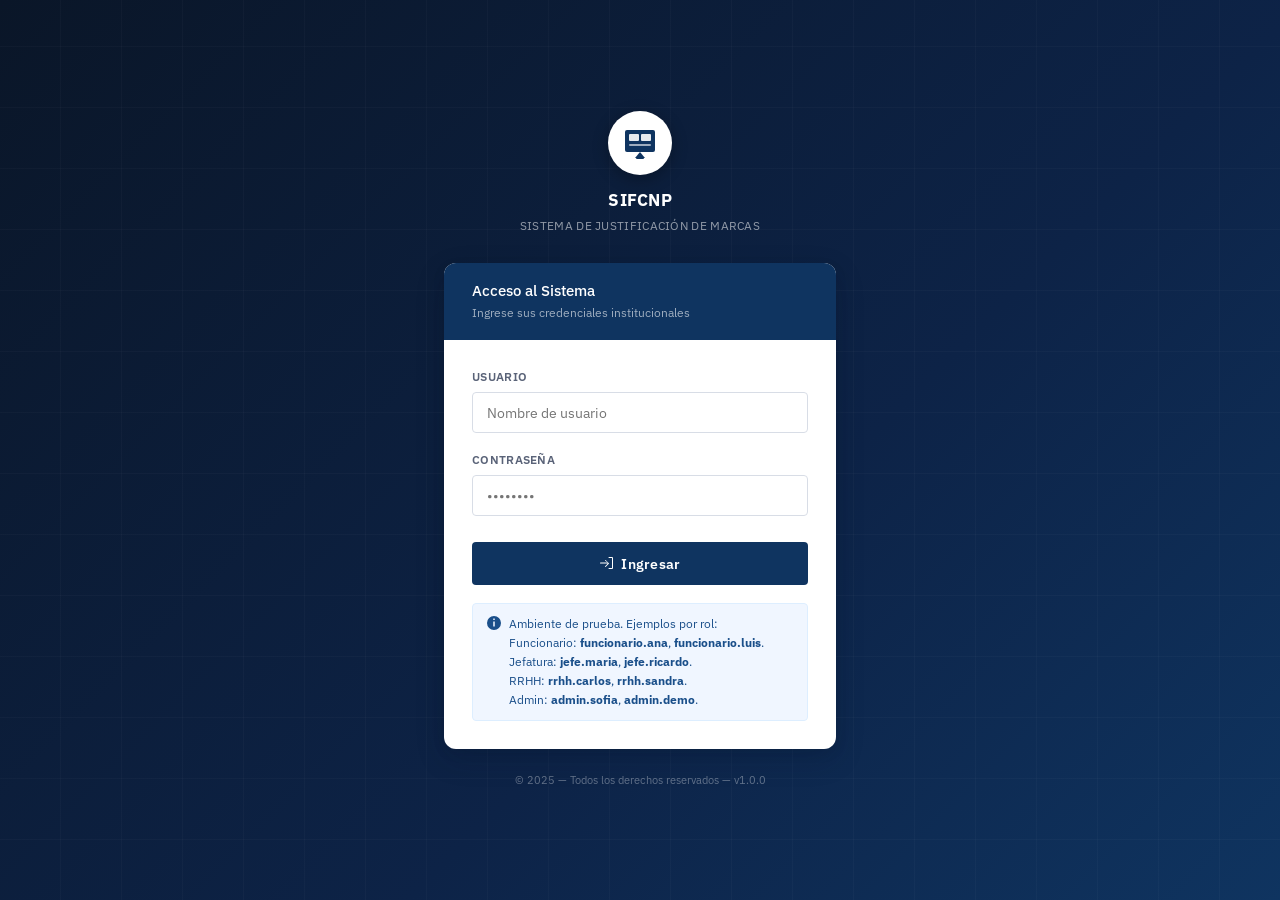
<file: dashboard.html>
<!DOCTYPE html>
<html lang="es">
<head>
  <meta charset="UTF-8" />
  <meta name="viewport" content="width=device-width, initial-scale=1.0" />
  <title>SIFCNP — Dashboard</title>
  <link rel="stylesheet" href="style.css" />
  <style>
    /* ── Layout ───────────────────────────────────────────── */
    body { background: var(--grey-100); min-height: 100vh; }

    /* Top bar */
    .topbar {
      position: fixed;
      top: 0; left: 0; right: 0;
      z-index: 100;
      background: var(--blue-900);
      box-shadow: 0 2px 8px rgba(0,0,0,.35);
    }

    .topbar-brand {
      display: flex;
      align-items: center;
      gap: 12px;
      padding: 0 24px;
      height: 52px;
      border-bottom: 1px solid rgba(255,255,255,.08);
    }

    .topbar-brand .logo-icon {
      width: 30px; height: 30px;
      background: var(--white);
      border-radius: 6px;
      display: flex; align-items: center; justify-content: center;
      flex-shrink: 0;
    }

    .topbar-brand .logo-icon svg { width: 18px; height: 18px; }

    .topbar-brand h1 {
      color: var(--white);
      font-size: .95rem;
      font-weight: 700;
      letter-spacing: .5px;
    }

    .topbar-brand p {
      color: rgba(255,255,255,.45);
      font-size: .72rem;
      letter-spacing: .3px;
      text-transform: uppercase;
    }

    .topbar-brand .user-info {
      margin-left: auto;
      display: flex;
      align-items: center;
      gap: 12px;
    }

    .topbar-brand .user-info span {
      color: rgba(255,255,255,.6);
      font-size: .8rem;
    }

    .topbar-brand .logout-btn {
      padding: 5px 12px;
      background: rgba(255,255,255,.08);
      color: rgba(255,255,255,.8);
      border: 1px solid rgba(255,255,255,.15);
      border-radius: var(--radius-sm);
      font-size: .78rem;
      cursor: pointer;
      transition: background var(--transition);
      font-family: var(--font-main);
    }
    .topbar-brand .logout-btn:hover { background: rgba(255,255,255,.15); }

    /* Nav tabs row */
    .topbar-nav {
      display: flex;
      padding: 0 16px;
      overflow-x: auto;
      scrollbar-width: none;
    }
    .topbar-nav::-webkit-scrollbar { display: none; }

    .nav-tab {
      display: flex;
      align-items: center;
      gap: 8px;
      padding: 0 18px;
      height: 44px;
      color: rgba(255,255,255,.55);
      font-size: .82rem;
      font-weight: 500;
      letter-spacing: .2px;
      cursor: pointer;
      border-bottom: 3px solid transparent;
      white-space: nowrap;
      transition: color var(--transition), border-color var(--transition);
      user-select: none;
    }
    .nav-tab:hover { color: rgba(255,255,255,.85); }
    .nav-tab.active {
      color: var(--white);
      border-bottom-color: var(--blue-300);
    }

    .nav-tab .tab-icon {
      width: 16px; height: 16px; flex-shrink: 0;
    }

    /* Main content */
    .main-content {
      padding: 96px 24px 40px;
      max-width: 1200px;
      margin: 0 auto;
    }

    /* Panel header */
    .panel-header {
      margin-bottom: 24px;
      padding-bottom: 16px;
      border-bottom: 2px solid var(--grey-200);
      display: flex;
      align-items: flex-start;
      justify-content: space-between;
      flex-wrap: wrap;
      gap: 12px;
    }

    .panel-header .panel-title h2 { font-size: 1.3rem; }
    .panel-header .panel-title p { color: var(--grey-600); font-size: .85rem; margin-top: 3px; }

    /* Two-column layout for funcionario */
    .two-col {
      display: grid;
      grid-template-columns: 380px 1fr;
      gap: 20px;
      align-items: start;
    }

    @media (max-width: 900px) {
      .two-col { grid-template-columns: 1fr; }
    }

    /* Detail row in jefatura table */
    .detail-row td {
      background: var(--blue-50);
      padding: 16px 20px;
    }
    .detail-inner {
      display: grid;
      grid-template-columns: 1fr 1fr;
      gap: 16px;
    }
    .detail-field label { font-size: .75rem; text-transform: uppercase; color: var(--grey-500); }
    .detail-field p { font-size: .88rem; color: var(--grey-800); margin-top: 3px; }

    /* Stats bar (RRHH) */
    .stats-row {
      display: grid;
      grid-template-columns: repeat(auto-fit, minmax(160px, 1fr));
      gap: 14px;
      margin-bottom: 20px;
    }
    .stat-card {
      background: var(--white);
      border: 1px solid var(--grey-200);
      border-radius: var(--radius-md);
      padding: 16px 18px;
    }
    .stat-card .stat-num {
      font-size: 1.8rem;
      font-weight: 700;
      font-family: var(--font-mono);
      color: var(--blue-700);
    }
    .stat-card .stat-label {
      font-size: .78rem;
      color: var(--grey-500);
      text-transform: uppercase;
      letter-spacing: .3px;
      margin-top: 2px;
    }

    /* Shake animation for login error */
    @keyframes shake {
      0%,100% { transform: translateX(0); }
      20%,60%  { transform: translateX(-8px); }
      40%,80%  { transform: translateX(8px); }
    }

    /* Tab panel animation */
    .tab-panel { animation: panelIn .25s ease both; }
    @keyframes panelIn {
      from { opacity: 0; transform: translateY(8px); }
      to   { opacity: 1; transform: translateY(0); }
    }

    .jefatura-sort-btn {
      all: unset;
      cursor: pointer;
      display: inline-flex;
      align-items: center;
      gap: 6px;
      font: inherit;
      color: inherit;
    }

    .jefatura-sort-btn:focus-visible {
      outline: 2px solid var(--blue-500);
      outline-offset: 2px;
      border-radius: 4px;
    }

    .jefatura-sort-indicator {
      font-size: .75rem;
      color: var(--grey-500);
      line-height: 1;
      min-width: 10px;
      text-align: center;
    }

    th[aria-sort="ascending"] .jefatura-sort-indicator,
    th[aria-sort="descending"] .jefatura-sort-indicator {
      color: var(--blue-700);
    }
  </style>
</head>
<body>

<!-- ══ TOP BAR ═══════════════════════════════════════════ -->
<header class="topbar">
  <!-- Brand row -->
  <div class="topbar-brand">
    <div class="logo-icon">
      <svg viewBox="0 0 18 18" fill="none" xmlns="http://www.w3.org/2000/svg">
        <rect x="1" y="3" width="16" height="12" rx="1.5" fill="var(--blue-700)"/>
        <rect x="3" y="5" width="5" height="4" rx=".5" fill="white" opacity=".9"/>
        <rect x="10" y="5" width="5" height="4" rx=".5" fill="white" opacity=".9"/>
        <rect x="3" y="11" width="12" height="1" rx=".5" fill="white" opacity=".5"/>
      </svg>
    </div>
    <div>
      <h1>SIFCNP</h1>
      <p>Sistema de Justificación de Marcas</p>
    </div>
    <div class="user-info">
      <span>Usuario: <strong id="current-user">—</strong> | Rol: <strong id="current-role">—</strong></span>
      <span id="current-approver">Aprobador actual: Cargando...</span>
      <button class="logout-btn" onclick="handleLogout()">Cerrar sesión</button>
    </div>
  </div>

  <!-- Navigation tabs -->
  <nav class="topbar-nav">

    <div class="nav-tab" data-tab="panel-funcionario" onclick="switchTab('panel-funcionario')">
      <svg class="tab-icon" viewBox="0 0 16 16" fill="currentColor">
        <path d="M8 8a3 3 0 1 0 0-6 3 3 0 0 0 0 6zm2-3a2 2 0 1 1-4 0 2 2 0 0 1 4 0zm4 8c0 1-1 1-1 1H3s-1 0-1-1 1-4 6-4 6 3 6 4zm-1-.004c-.001-.246-.154-.986-.832-1.664C11.516 10.68 10.289 10 8 10c-2.29 0-3.516.68-4.168 1.332-.678.678-.83 1.418-.832 1.664h10z"/>
      </svg>
      Panel Funcionario
    </div>

    <div class="nav-tab" data-tab="panel-jefatura" onclick="switchTab('panel-jefatura')">
      <svg class="tab-icon" viewBox="0 0 16 16" fill="currentColor">
        <path d="M7 14s-1 0-1-1 1-4 5-4 5 3 5 4-1 1-1 1H7zm4-6a3 3 0 1 0 0-6 3 3 0 0 0 0 6z"/>
        <path fill-rule="evenodd" d="M5.216 14A2.238 2.238 0 0 1 5 13c0-1.355.68-2.75 1.936-3.72A6.325 6.325 0 0 0 5 9c-4 0-5 3-5 4s1 1 1 1h4.216z"/>
        <path d="M4.5 8a2.5 2.5 0 1 0 0-5 2.5 2.5 0 0 0 0 5z"/>
      </svg>
      Panel Jefatura
    </div>

    <div class="nav-tab" data-tab="panel-rrhh" onclick="switchTab('panel-rrhh')">
      <svg class="tab-icon" viewBox="0 0 16 16" fill="currentColor">
        <path d="M15 14s1 0 1-1-1-4-5-4-5 3-5 4 1 1 1 1h8zm-7.978-1A.261.261 0 0 1 7 12.996c.001-.264.167-1.03.76-1.72C8.312 10.629 9.282 10 11 10c1.717 0 2.687.63 3.24 1.276.593.69.758 1.457.76 1.72l-.008.002-.014.002H7.022zM11 7a2 2 0 1 0 0-4 2 2 0 0 0 0 4zm3-2a3 3 0 1 1-6 0 3 3 0 0 1 6 0zM6.936 9.28a5.88 5.88 0 0 0-1.23-.247A7.35 7.35 0 0 0 5 9c-4 0-5 3-5 4 0 .667.333 1 1 1h4.216A2.238 2.238 0 0 1 5 13c0-1.01.377-2.042 1.09-2.904.243-.294.526-.569.846-.816zM4.92 10A5.493 5.493 0 0 0 4 13H1c0-.26.164-1.03.76-1.724.545-.636 1.492-1.256 3.16-1.275zM1.5 5.5a3 3 0 1 1 6 0 3 3 0 0 1-6 0zm3-2a2 2 0 1 0 0 4 2 2 0 0 0 0-4z"/>
      </svg>
      Panel RRHH
    </div>

    <div class="nav-tab" data-tab="panel-sifcnp" onclick="switchTab('panel-sifcnp')">
      <svg class="tab-icon" viewBox="0 0 16 16" fill="currentColor">
        <path d="M6.5 12a5.5 5.5 0 1 0 0-11 5.5 5.5 0 0 0 0 11zM13 6.5a6.5 6.5 0 0 1-10.535 5.1L1.05 13.015a.5.5 0 0 1-.707-.707L1.757 10.9A6.5 6.5 0 1 1 13 6.5z"/>
      </svg>
      Consulta Histórica (SIFCNP)
    </div>

    <div class="nav-tab" data-tab="panel-admin" onclick="switchTab('panel-admin')">
      <svg class="tab-icon" viewBox="0 0 16 16" fill="currentColor">
        <path d="M8 1l1.9 1.2 2.2-.2.8 2.1 2 1.1-.8 2.1.8 2.1-2 1.1-.8 2.1-2.2-.2L8 15l-1.9-1.2-2.2.2-.8-2.1-2-1.1.8-2.1-.8-2.1 2-1.1.8-2.1 2.2.2L8 1zm0 4a3 3 0 1 0 0 6 3 3 0 0 0 0-6z"/>
      </svg>
      Panel Admin
    </div>

  </nav>
</header>

<!-- ══ MAIN CONTENT ═══════════════════════════════════════ -->
<main class="main-content">

  <!-- ══ PANEL FUNCIONARIO ════════════════════════════════ -->
  <section id="panel-funcionario" class="tab-panel hidden">
    <div class="panel-header">
      <div class="panel-title">
        <h2>Panel del Funcionario</h2>
        <p>Registre y consulte sus justificaciones de marca</p>
      </div>
    </div>

    <div class="two-col">

      <!-- Form card -->
      <div class="card">
        <div class="card-header">
          <h3>Nueva Justificación</h3>
        </div>
        <div class="card-body" id="funcionario-form">
          <div id="f-notice" class="alert" style="display:none"></div>

          <div class="form-group">
            <label for="f-motivo">Motivo General <span style="color:var(--danger)">*</span></label>
            <textarea id="f-motivo" required maxlength="500" placeholder="Describa el motivo principal de la justificación..."></textarea>
          </div>

          <div class="card" style="border-style:dashed; margin-bottom:16px;">
            <div class="card-header">
              <h4>Agregar Línea de Detalle</h4>
            </div>
            <div class="card-body" style="padding:14px;">
              <div class="form-group">
                <label for="f-d-tipo">Tipo de Justificación <span style="color:var(--danger)">*</span></label>
                <select id="f-d-tipo" required>
                  <option value="">— Seleccione —</option>
                  <option value="Marca Tardía">Marca Tardía</option>
                  <option value="Omisión Marca de Entrada">Omisión Marca de Entrada</option>
                  <option value="Omisión Marca de Salida">Omisión Marca de Salida</option>
                  <option value="Marca antes Hora de Salida">Marca antes Hora de Salida</option>
                  <option value="Ausencia">Ausencia</option>
                </select>
              </div>

              <div class="form-group">
                <label for="f-d-fecha">Fecha de Marca <span style="color:var(--danger)">*</span></label>
                <input type="date" id="f-d-fecha" required />
              </div>

              <div class="form-group">
                <label for="f-d-observacion">Observación del Detalle</label>
                <textarea id="f-d-observacion" maxlength="250" placeholder="Opcional"></textarea>
              </div>

              <button class="btn btn-secondary" type="button" style="width:100%; justify-content:center;" onclick="addDetailLine()">
                Agregar Línea
              </button>
            </div>
          </div>

          <div class="table-wrapper" style="margin-bottom:14px;">
            <table>
              <thead>
                <tr>
                  <th>Tipo</th>
                  <th>Fecha</th>
                  <th>Observación</th>
                  <th>Acción</th>
                </tr>
              </thead>
              <tbody id="f-detail-body">
                <tr><td colspan="4" class="text-muted">No hay líneas agregadas.</td></tr>
              </tbody>
            </table>
          </div>
          <p class="text-sm text-muted mb-16">Líneas agregadas: <strong id="f-detail-count">0</strong></p>

          <button class="btn btn-primary" style="width:100%; justify-content:center;" onclick="registerJustification()">
            <svg width="15" height="15" viewBox="0 0 16 16" fill="currentColor"><path d="M8 15A7 7 0 1 1 8 1a7 7 0 0 1 0 14zm.5-9.5v-2a.5.5 0 0 0-1 0v2h-2a.5.5 0 0 0 0 1h2v2a.5.5 0 0 0 1 0v-2h2a.5.5 0 0 0 0-1h-2z"/></svg>
            Registrar Justificación
          </button>
        </div>
      </div>

      <!-- History table -->
      <div class="card">
        <div class="card-header">
          <h3>Mi Historial de Justificaciones</h3>
          <span class="text-sm text-muted" id="funcionario-history-caption">Historial completo</span>
        </div>
        <div class="card-body" style="padding:0">
          <div class="table-wrapper" style="border:none;border-radius:0">
            <table>
              <thead>
                <tr>
                  <th>ID</th>
                  <th>Creada</th>
                  <th>Estado</th>
                  <th>Acciones</th>
                </tr>
              </thead>
              <tbody id="funcionario-history-body"></tbody>
            </table>
          </div>
          <div class="flex gap-8" style="padding:12px 16px; align-items:center; justify-content:space-between; border-top:1px solid var(--grey-200);">
            <span id="funcionario-history-summary" class="text-sm text-muted">Mostrando 0 de 0</span>
            <button id="funcionario-history-load-more" class="btn btn-secondary btn-sm" type="button" onclick="loadMoreFuncionarioHistory()" style="display:none;">
              Cargar 10 más
            </button>
          </div>
        </div>
      </div>

    </div>
  </section>

  <!-- ══ PANEL JEFATURA ════════════════════════════════════ -->
  <section id="panel-jefatura" class="tab-panel hidden">
    <div class="panel-header">
      <div class="panel-title">
        <h2>Panel de Jefatura</h2>
        <p>Revise y gestione las solicitudes de justificación de su departamento</p>
      </div>
      <div class="flex gap-8" style="align-items:center;">
        <span id="jefatura-pending-count" class="badge badge-pending" style="font-size:.82rem;padding:6px 14px;">0 pendientes</span>
        <button class="btn btn-outline" onclick="downloadJefaturaReport()" id="jefatura-download-btn" style="display:none">
          <svg width="14" height="14" viewBox="0 0 16 16" fill="currentColor"><path d="M.5 9.9a.5.5 0 0 1 .5.5v2.5a1 1 0 0 0 1 1h12a1 1 0 0 0 1-1v-2.5a.5.5 0 0 1 1 0v2.5a2 2 0 0 1-2 2H2a2 2 0 0 1-2-2v-2.5a.5.5 0 0 1 .5-.5z"/><path d="M7.646 11.854a.5.5 0 0 0 .708 0l3-3a.5.5 0 0 0-.708-.708L8.5 10.293V1.5a.5.5 0 0 0-1 0v8.793L5.354 8.146a.5.5 0 1 0-.708.708l3 3z"/></svg>
          Descargar Reporte
        </button>
      </div>
    </div>

    <div id="j-notice" class="alert" style="display:none"></div>

    <div class="card">
      <div class="card-header">
        <h3>Solicitudes Pendientes</h3>
      </div>
      <div class="table-wrapper" style="border:none;border-radius:0 0 8px 8px">
        <table>
          <thead>
            <tr>
              <th aria-sort="none" data-sort-field="funcionarioNombre">
                <button type="button" class="jefatura-sort-btn" onclick="setJefaturaSort('funcionarioNombre')" aria-label="Ordenar por funcionario">
                  Funcionario
                  <span class="jefatura-sort-indicator" data-sort-indicator="funcionarioNombre">&#8597;</span>
                </button>
              </th>
              <th aria-sort="none" data-sort-field="motivoGeneral">
                <button type="button" class="jefatura-sort-btn" onclick="setJefaturaSort('motivoGeneral')" aria-label="Ordenar por motivo">
                  Motivo
                  <span class="jefatura-sort-indicator" data-sort-indicator="motivoGeneral">&#8597;</span>
                </button>
              </th>
              <th aria-sort="none" data-sort-field="tipoPrincipal">
                <button type="button" class="jefatura-sort-btn" onclick="setJefaturaSort('tipoPrincipal')" aria-label="Ordenar por tipo">
                  Tipo
                  <span class="jefatura-sort-indicator" data-sort-indicator="tipoPrincipal">&#8597;</span>
                </button>
              </th>
              <th aria-sort="none" data-sort-field="fechaCreacion">
                <button type="button" class="jefatura-sort-btn" onclick="setJefaturaSort('fechaCreacion')" aria-label="Ordenar por fecha">
                  Fecha
                  <span class="jefatura-sort-indicator" data-sort-indicator="fechaCreacion">&#8597;</span>
                </button>
              </th>
              <th aria-sort="none" data-sort-field="estado">
                <button type="button" class="jefatura-sort-btn" onclick="setJefaturaSort('estado')" aria-label="Ordenar por estado">
                  Estado
                  <span class="jefatura-sort-indicator" data-sort-indicator="estado">&#8597;</span>
                </button>
              </th>
              <th>Acciones</th>
            </tr>
          </thead>
          <tbody id="jefatura-tbody"></tbody>
        </table>
      </div>
    </div>
    <div id="jefatura-pagination" class="flex gap-8" style="justify-content:center;padding:12px 0;"></div>
  </section>

  <!-- ══ PANEL RRHH ════════════════════════════════════════ -->
  <section id="panel-rrhh" class="tab-panel hidden">
    <div class="panel-header">
      <div class="panel-title">
        <h2>Panel de Recursos Humanos</h2>
        <p>Gestión global de justificaciones y reportes institucionales</p>
      </div>
      <button class="btn btn-outline" onclick="downloadReport()">
        <svg width="14" height="14" viewBox="0 0 16 16" fill="currentColor"><path d="M.5 9.9a.5.5 0 0 1 .5.5v2.5a1 1 0 0 0 1 1h12a1 1 0 0 0 1-1v-2.5a.5.5 0 0 1 1 0v2.5a2 2 0 0 1-2 2H2a2 2 0 0 1-2-2v-2.5a.5.5 0 0 1 .5-.5z"/><path d="M7.646 11.854a.5.5 0 0 0 .708 0l3-3a.5.5 0 0 0-.708-.708L8.5 10.293V1.5a.5.5 0 0 0-1 0v8.793L5.354 8.146a.5.5 0 1 0-.708.708l3 3z"/></svg>
        Descargar Reporte
      </button>
    </div>

    <!-- Stats -->
    <div class="stats-row">
      <div class="stat-card">
        <div class="stat-num">148</div>
        <div class="stat-label">Total Justificaciones</div>
      </div>
      <div class="stat-card">
        <div class="stat-num" style="color:var(--warning)">23</div>
        <div class="stat-label">Pendientes</div>
      </div>
      <div class="stat-card">
        <div class="stat-num" style="color:var(--success)">109</div>
        <div class="stat-label">Aprobadas</div>
      </div>
      <div class="stat-card">
        <div class="stat-num" style="color:var(--danger)">16</div>
        <div class="stat-label">Rechazadas</div>
      </div>
    </div>

    <div id="rrhh-notice" class="alert" style="display:none"></div>

    <!-- Filters -->
    <div class="filter-bar">
      <div class="form-group">
        <label for="rrhh-fn">Funcionario</label>
        <input type="text" id="rrhh-fn" maxlength="150" placeholder="Nombre o cédula..." />
      </div>
      <div class="form-group">
        <label for="rrhh-estado">Estado</label>
        <select id="rrhh-estado">
          <option value="">Todos</option>
          <option value="Pendiente">Pendiente</option>
          <option value="Aprobado">Aprobado</option>
          <option value="Rechazado">Rechazado</option>
        </select>
      </div>
      <div class="form-group">
        <label for="rrhh-company">Compañía</label>
        <select id="rrhh-company">
          <option value="">Todas</option>
          <option value="CNP">CNP</option>
          <option value="FANAL">FANAL</option>
        </select>
      </div>
      <div class="form-group">
        <label for="rrhh-desde">Desde</label>
        <input type="date" id="rrhh-desde" />
      </div>
      <div class="form-group">
        <label for="rrhh-hasta">Hasta</label>
        <input type="date" id="rrhh-hasta" />
      </div>
      <button class="btn btn-primary" onclick="applyRRHHFilter()">Filtrar</button>
      <button class="btn btn-secondary" onclick="resetRRHHFilter()">Limpiar</button>
    </div>

    <!-- Global table -->
    <div class="card">
      <div class="table-wrapper" style="border:none">
        <table>
          <thead>
            <tr>
              <th>Funcionario</th>
              <th>Compañía</th>
              <th>Motivo</th>
              <th>Tipo</th>
              <th>Fecha</th>
              <th>Estado</th>
              <th>Resolución</th>
            </tr>
          </thead>
          <tbody id="rrhh-tbody"></tbody>
        </table>
      </div>
    </div>
  </section>

  <!-- ══ PANEL ADMIN ═══════════════════════════════════════ -->
  <section id="panel-admin" class="tab-panel hidden">
    <div class="panel-header">
      <div class="panel-title">
        <h2>Panel de Administración</h2>
        <p>Gestione configuración y consulte registros de errores y eventos</p>
      </div>
    </div>

    <div id="admin-notice" class="alert" style="display:none"></div>

    <!-- ── Tabs internas ── -->
    <nav class="admin-tabs-nav" role="tablist">
      <button class="admin-tab-btn active" data-admin-tab="dep" role="tab"
              aria-selected="true" onclick="switchAdminTab('dep')">
        Dependencias
      </button>
      <button class="admin-tab-btn" data-admin-tab="usr" role="tab"
              aria-selected="false" onclick="switchAdminTab('usr')">
        Usuarios
      </button>
      <button class="admin-tab-btn" data-admin-tab="jer" role="tab"
              aria-selected="false" onclick="switchAdminTab('jer')">
        Jerarquías
      </button>
      <button class="admin-tab-btn" data-admin-tab="del" role="tab"
              aria-selected="false" onclick="switchAdminTab('del')">
        Delegaciones
      </button>
      <button class="admin-tab-btn" data-admin-tab="mon" role="tab"
              aria-selected="false" onclick="switchAdminTab('mon')">
        Registros
      </button>
    </nav>

    <!-- Sub-panel Dependencias -->
    <div id="admin-sub-dep" class="admin-sub-panel">
      <div class="admin-search-bar">
        <input id="admin-dep-search" type="text" placeholder="Buscar dependencia..." class="admin-search-input" />
        <button class="btn btn-primary" onclick="loadAdminDependencias()">Buscar</button>
      </div>
      <div id="admin-dep-results" class="admin-results-area">
        <p class="admin-empty-hint">Use el buscador para cargar dependencias.</p>
      </div>
      <div id="admin-dep-drawer" class="admin-edit-drawer" style="display:none;"></div>
    </div>

    <!-- Sub-panel Usuarios -->
    <div id="admin-sub-usr" class="admin-sub-panel" style="display:none;">
      <div class="admin-search-bar">
        <input id="admin-usr-search" type="text" placeholder="Buscar usuario..." class="admin-search-input" />
        <button class="btn btn-primary" onclick="loadAdminUsuarios()">Buscar</button>
      </div>
      <div id="admin-usr-results" class="admin-results-area">
        <p class="admin-empty-hint">Use el buscador para cargar usuarios.</p>
      </div>
      <div id="admin-usr-drawer" class="admin-edit-drawer" style="display:none;"></div>
    </div>

    <!-- Sub-panel Jerarquías -->
    <div id="admin-sub-jer" class="admin-sub-panel" style="display:none;">
      <div class="admin-search-bar">
        <input id="admin-jer-search" type="text" placeholder="Filtrar por dependencia..." class="admin-search-input" />
        <button class="btn btn-primary" onclick="loadAdminJerarquias()">Buscar</button>
        <button class="btn btn-secondary" onclick="openAdminJerarquiaForm()">+ Nueva</button>
      </div>
      <div id="admin-jer-results" class="admin-results-area">
        <p class="admin-empty-hint">Use el buscador para cargar jerarquías.</p>
      </div>
      <div id="admin-jer-drawer" class="admin-edit-drawer" style="display:none;"></div>
    </div>

    <!-- Sub-panel Delegaciones -->
    <div id="admin-sub-del" class="admin-sub-panel" style="display:none;">
      <div class="admin-search-bar">
        <input id="admin-del-search" type="text" placeholder="Filtrar delegaciones..." class="admin-search-input" />
        <button class="btn btn-primary" onclick="loadAdminDelegaciones()">Buscar</button>
        <button class="btn btn-secondary" onclick="openAdminDelegacionForm()">+ Nueva</button>
      </div>
      <div id="admin-del-results" class="admin-results-area">
        <p class="admin-empty-hint">Use el buscador para cargar delegaciones.</p>
      </div>
      <div id="admin-del-drawer" class="admin-edit-drawer" style="display:none;"></div>
    </div>

    <!-- Sub-panel Registros (solo lectura) -->
    <div id="admin-sub-mon" class="admin-sub-panel" style="display:none;">
      <div class="admin-search-bar">
        <select id="admin-mon-tipo" class="admin-search-input" style="max-width:160px">
          <option value="">Todos</option>
          <option value="ERROR">Errores</option>
          <option value="EVENTO">Eventos</option>
        </select>
        <input id="admin-mon-search" type="text" placeholder="Buscar texto, usuario, referencia..." class="admin-search-input" />
        <input id="admin-mon-desde" type="date" class="admin-search-input" style="max-width:170px" />
        <input id="admin-mon-hasta" type="date" class="admin-search-input" style="max-width:170px" />
        <select id="admin-mon-sortby" class="admin-search-input" style="max-width:160px">
          <option value="fecha">Ordenar: Fecha</option>
          <option value="tipo">Ordenar: Tipo</option>
          <option value="mensaje">Ordenar: Mensaje</option>
          <option value="usuario">Ordenar: Usuario</option>
          <option value="estado">Ordenar: Estado</option>
        </select>
        <select id="admin-mon-sortdir" class="admin-search-input" style="max-width:130px">
          <option value="desc">Desc</option>
          <option value="asc">Asc</option>
        </select>
        <button class="btn btn-primary" onclick="loadAdminMonitoring()">Buscar</button>
        <button class="btn btn-secondary" onclick="downloadAdminMonitoringReport()">Descargar CSV</button>
      </div>
      <div id="admin-mon-results" class="admin-results-area">
        <p class="admin-empty-hint">Use filtros para cargar registros de error y eventos.</p>
      </div>
    </div>
  </section>

  <!-- ══ PANEL SIFCNP ══════════════════════════════════════ -->
  <section id="panel-sifcnp" class="tab-panel hidden">
    <div class="panel-header">
      <div class="panel-title">
        <h2>Consulta Histórica — SIFCNP</h2>
        <p>Busque registros históricos de justificaciones en el sistema</p>
        <p id="sifcnp-scope-note" class="text-sm text-muted hidden"></p>
      </div>
      <button class="btn btn-outline" onclick="downloadSifcnpReport()" id="sifcnp-download-btn">
        <svg width="14" height="14" viewBox="0 0 16 16" fill="currentColor"><path d="M.5 9.9a.5.5 0 0 1 .5.5v2.5a1 1 0 0 0 1 1h12a1 1 0 0 0 1-1v-2.5a.5.5 0 0 1 1 0v2.5a2 2 0 0 1-2 2H2a2 2 0 0 1-2-2v-2.5a.5.5 0 0 1 .5-.5z"/><path d="M7.646 11.854a.5.5 0 0 0 .708 0l3-3a.5.5 0 0 0-.708-.708L8.5 10.293V1.5a.5.5 0 0 0-1 0v8.793L5.354 8.146a.5.5 0 1 0-.708.708l3 3z"/></svg>
        Descargar Reporte
      </button>
    </div>

    <!-- Search bar -->
    <div class="filter-bar">
      <div class="form-group" style="flex:2" id="sifcnp-funcionario-group">
        <label for="sifcnp-query">Funcionario</label>
        <input type="text" id="sifcnp-query" placeholder="Ingrese nombre o número de cédula..." />
      </div>
      <div class="form-group">
        <label for="sifcnp-desde">Fecha inicio</label>
        <input type="date" id="sifcnp-desde" />
      </div>
      <div class="form-group">
        <label for="sifcnp-hasta">Fecha fin</label>
        <input type="date" id="sifcnp-hasta" />
      </div>
      <button class="btn btn-primary" onclick="sifcnpSearch()">
        <svg width="14" height="14" viewBox="0 0 16 16" fill="currentColor"><path d="M11.742 10.344a6.5 6.5 0 1 0-1.397 1.398h-.001c.03.04.062.078.098.115l3.85 3.85a1 1 0 0 0 1.415-1.414l-3.85-3.85a1.007 1.007 0 0 0-.115-.099zm-5.242 1.656a5.5 5.5 0 1 1 0-11 5.5 5.5 0 0 1 0 11z"/></svg>
        Buscar
      </button>
    </div>

    <!-- Results table -->
    <div class="card">
      <div class="card-header">
        <h3>Resultados Históricos</h3>
        <span class="text-sm text-muted">Mostrando registros del período seleccionado</span>
      </div>
      <div class="table-wrapper" style="border:none;border-radius:0 0 8px 8px">
        <table>
          <thead>
            <tr>
              <th>Funcionario</th>
              <th>Cédula</th>
              <th>Concepto</th>
              <th>Fecha</th>
              <th>Observación</th>
              <th>Estado</th>
            </tr>
          </thead>
          <tbody id="sifcnp-tbody">
          </tbody>
        </table>
      </div>
    </div>
  </section>

</main>

<!-- ══ SESSION TIMEOUT WARNING MODAL ═════════════════════ -->
<div id="session-warning-modal" class="session-warning-modal">
  <div class="session-warning-overlay"></div>
  <div class="session-warning-content">
    <div class="session-warning-header">
      <h2>Sesión por Expirar</h2>
      <p>Está inactivo. Su sesión se cerrará pronto.</p>
    </div>
    <div class="session-warning-body">
      <div class="session-warning-timer">
        <div class="session-warning-timer-display">
          <span id="session-warning-countdown">30</span>
          <span class="session-warning-timer-label">segundos</span>
        </div>
        <p class="session-warning-message">
          Haga clic en "Permanecer conectado" para continuar usando la aplicación,
          o "Cerrar sesión" para salir de forma segura.
        </p>
      </div>
    </div>
    <div class="session-warning-buttons">
      <button type="button" class="btn btn-primary session-warning-btn-stay" onclick="handleStayLoggedIn()">
        Permanecer Conectado
      </button>
      <button type="button" class="btn btn-secondary session-warning-btn-logout" onclick="handleLogoutNow()">
        Cerrar Sesión
      </button>
    </div>
  </div>
</div>

<script src="app.js"></script>
</body>
</html>
</file>
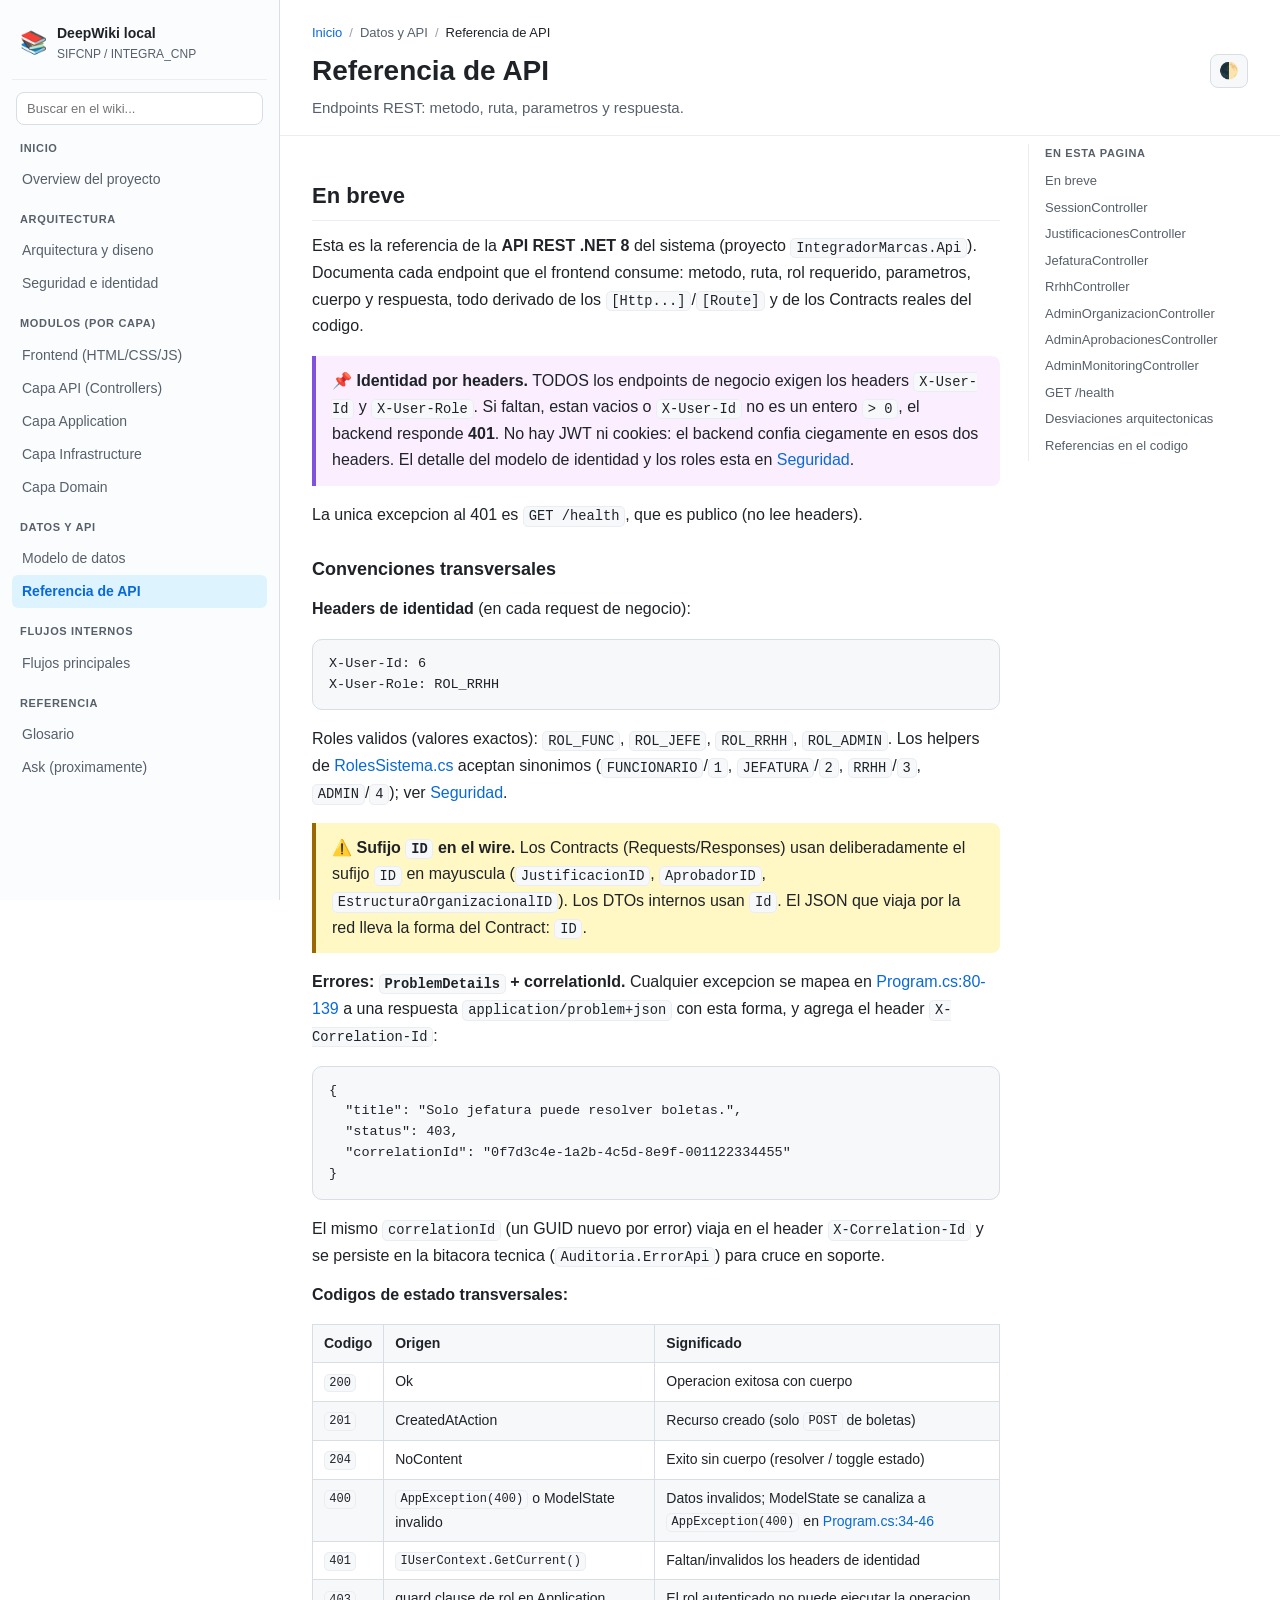
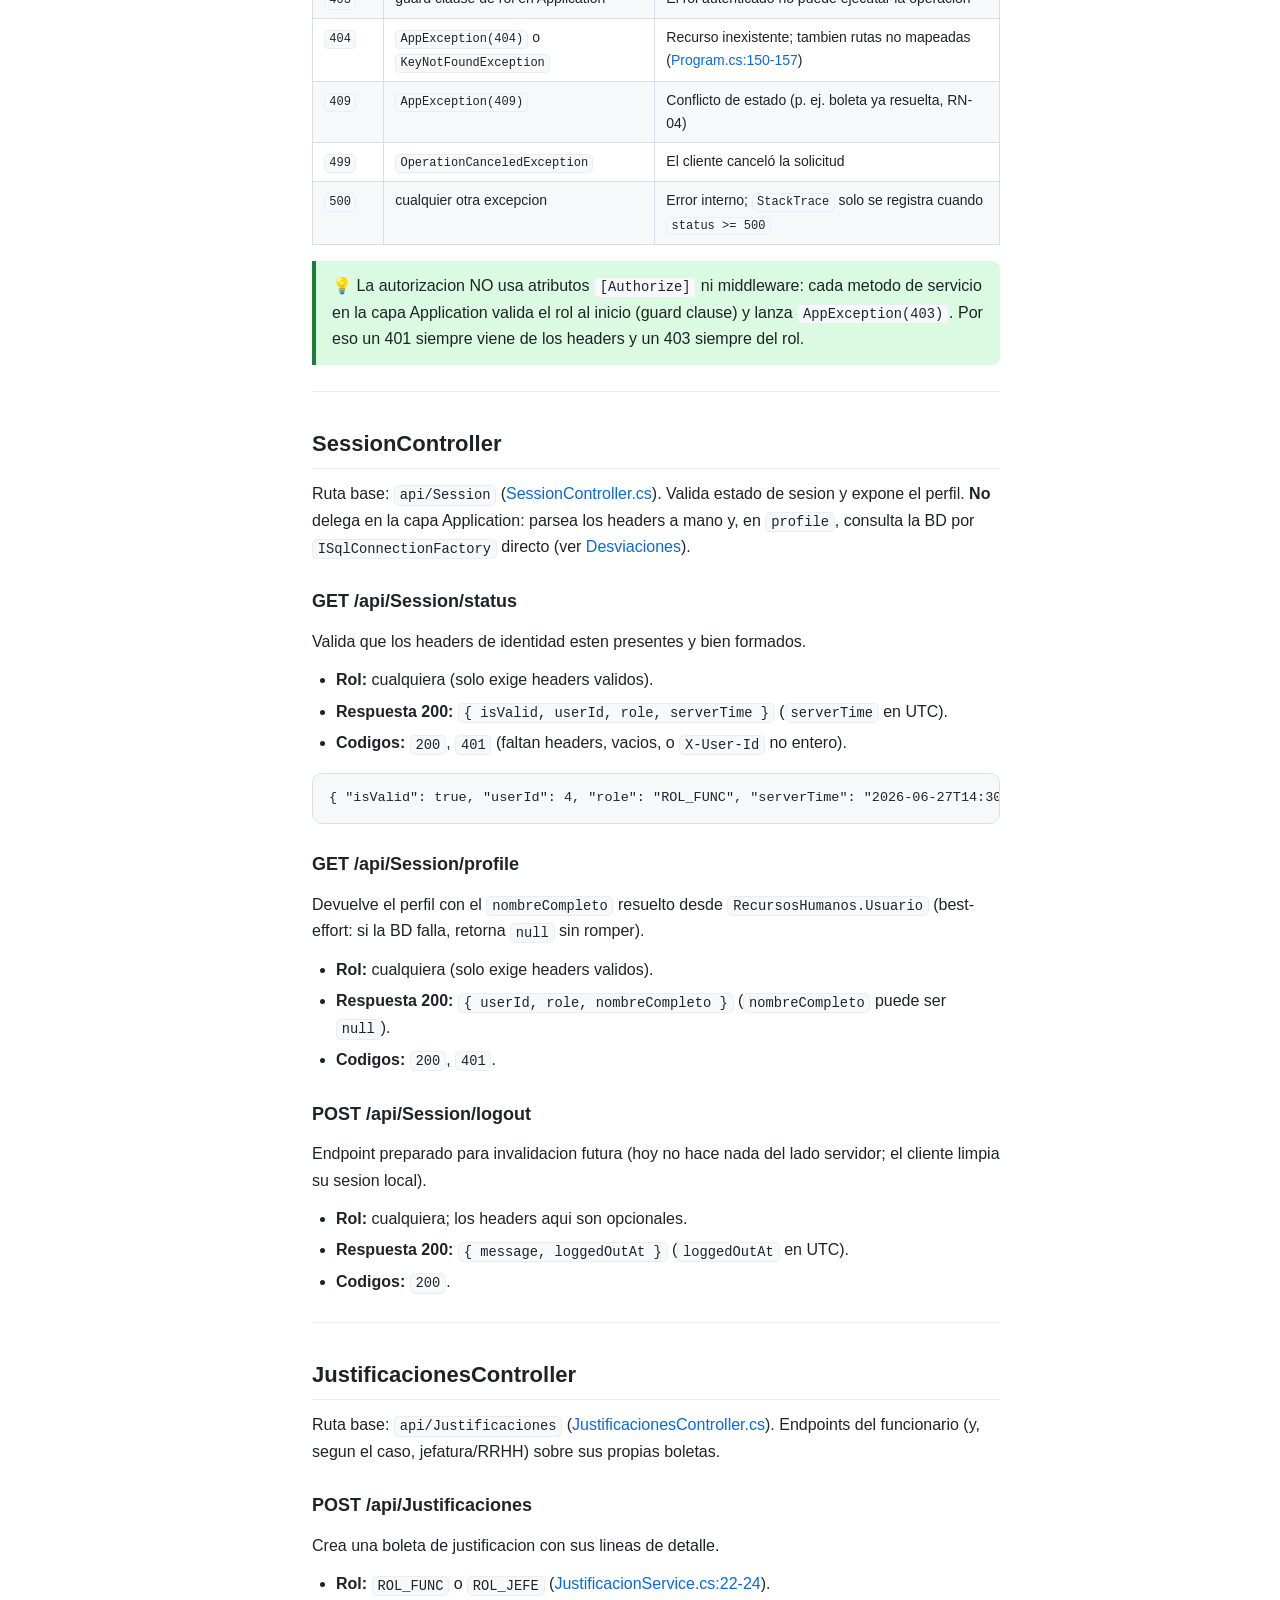
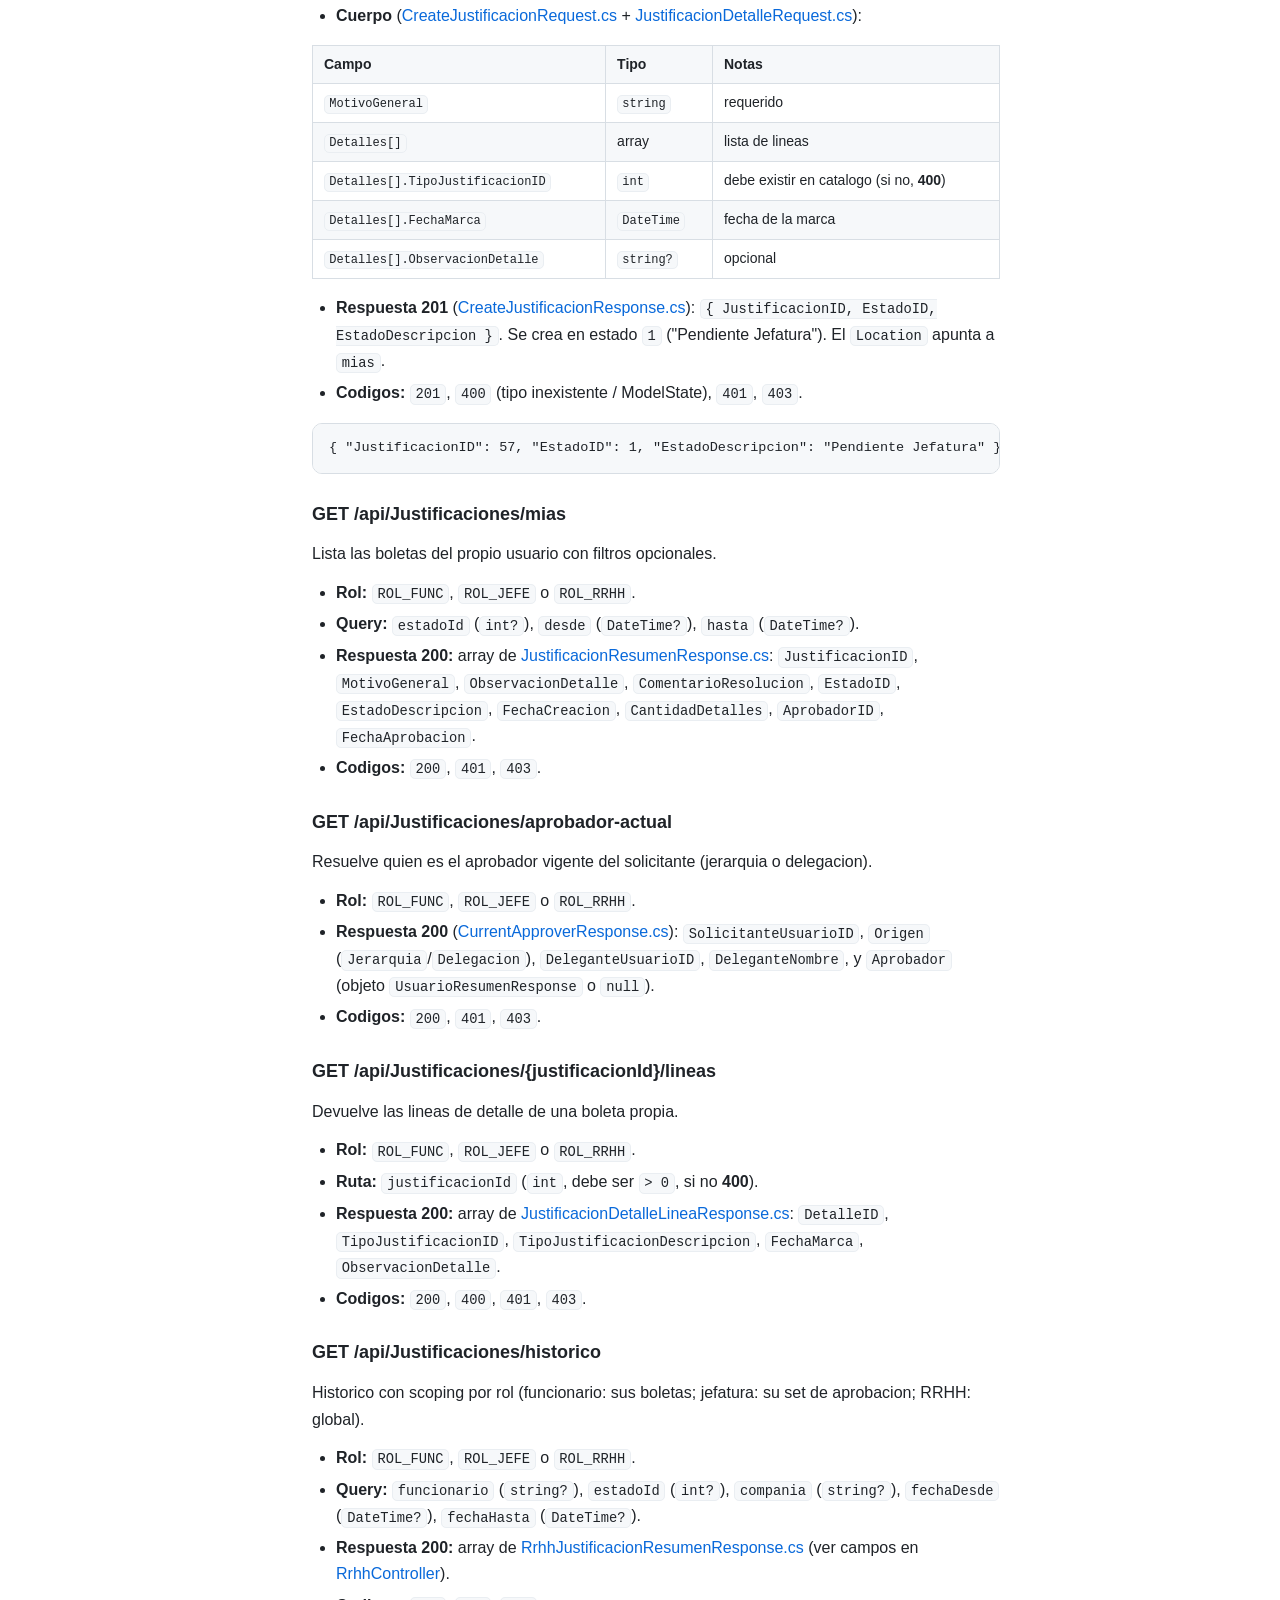
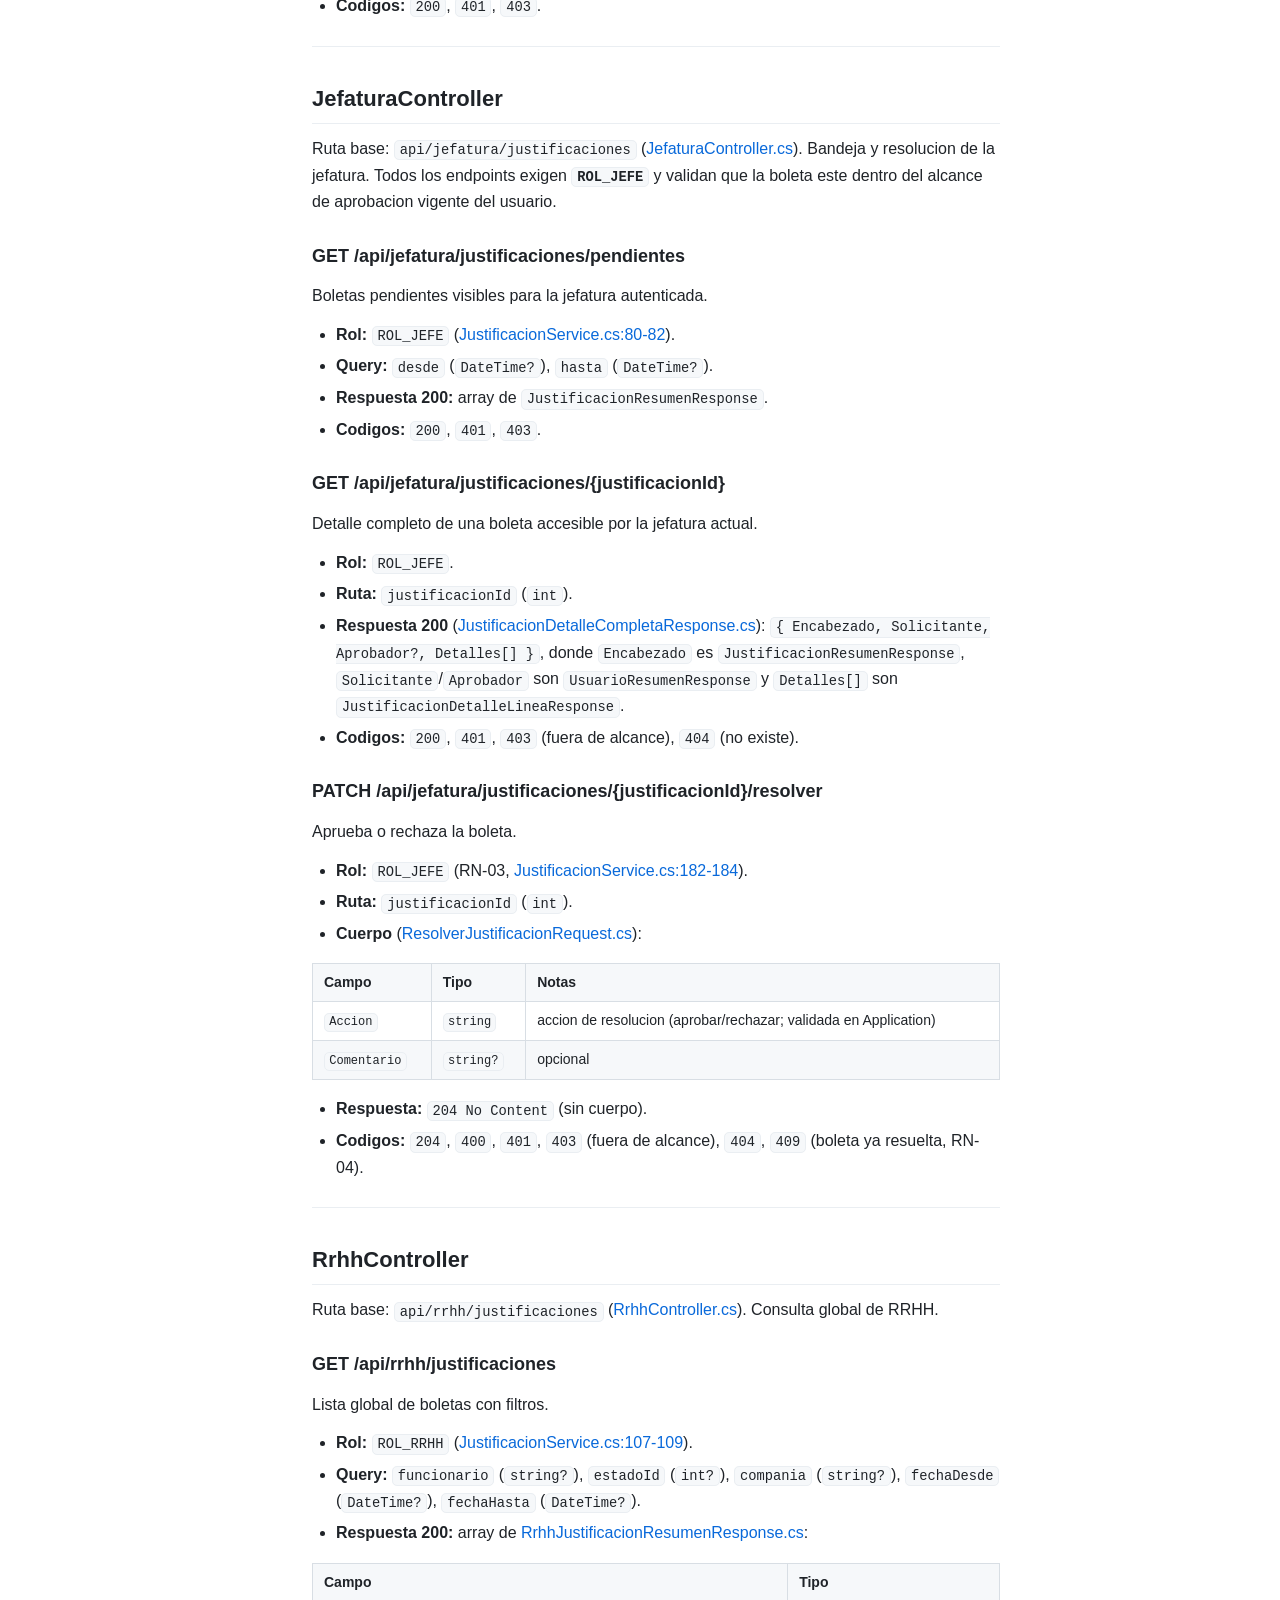
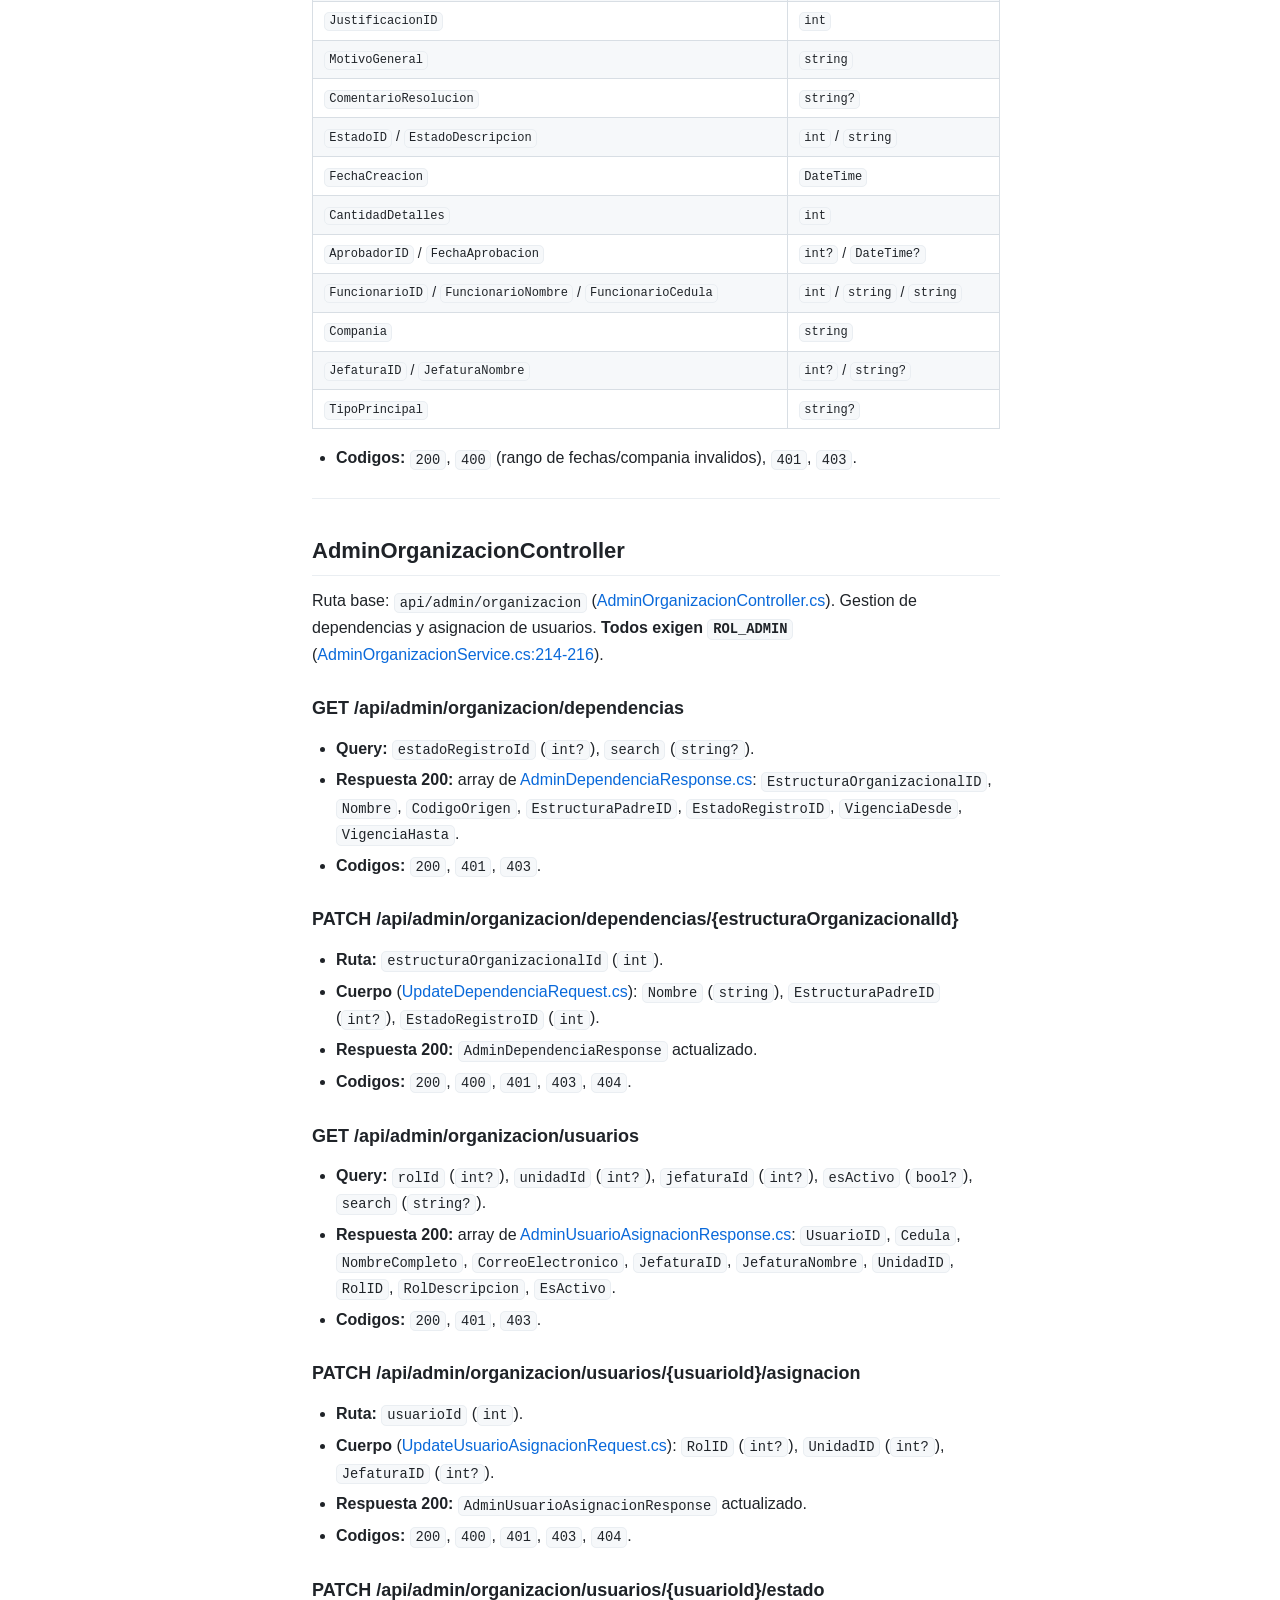
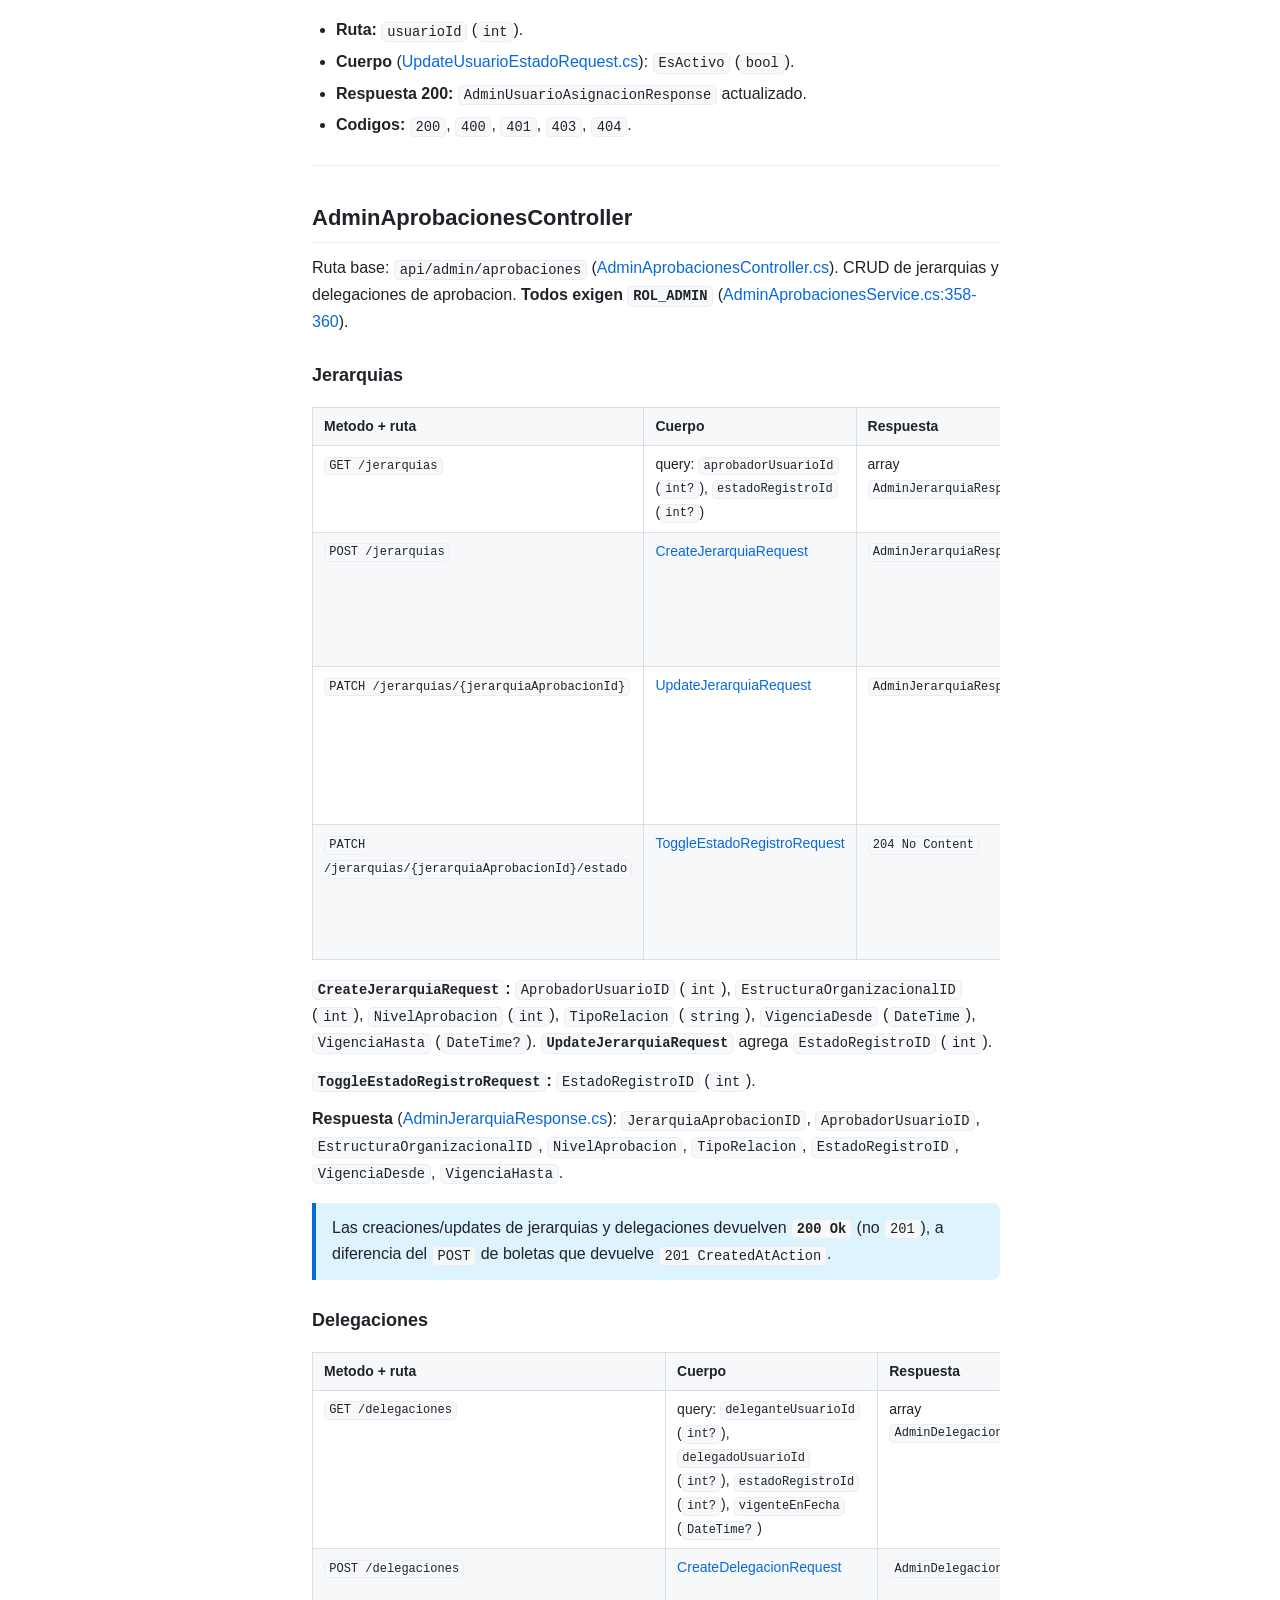
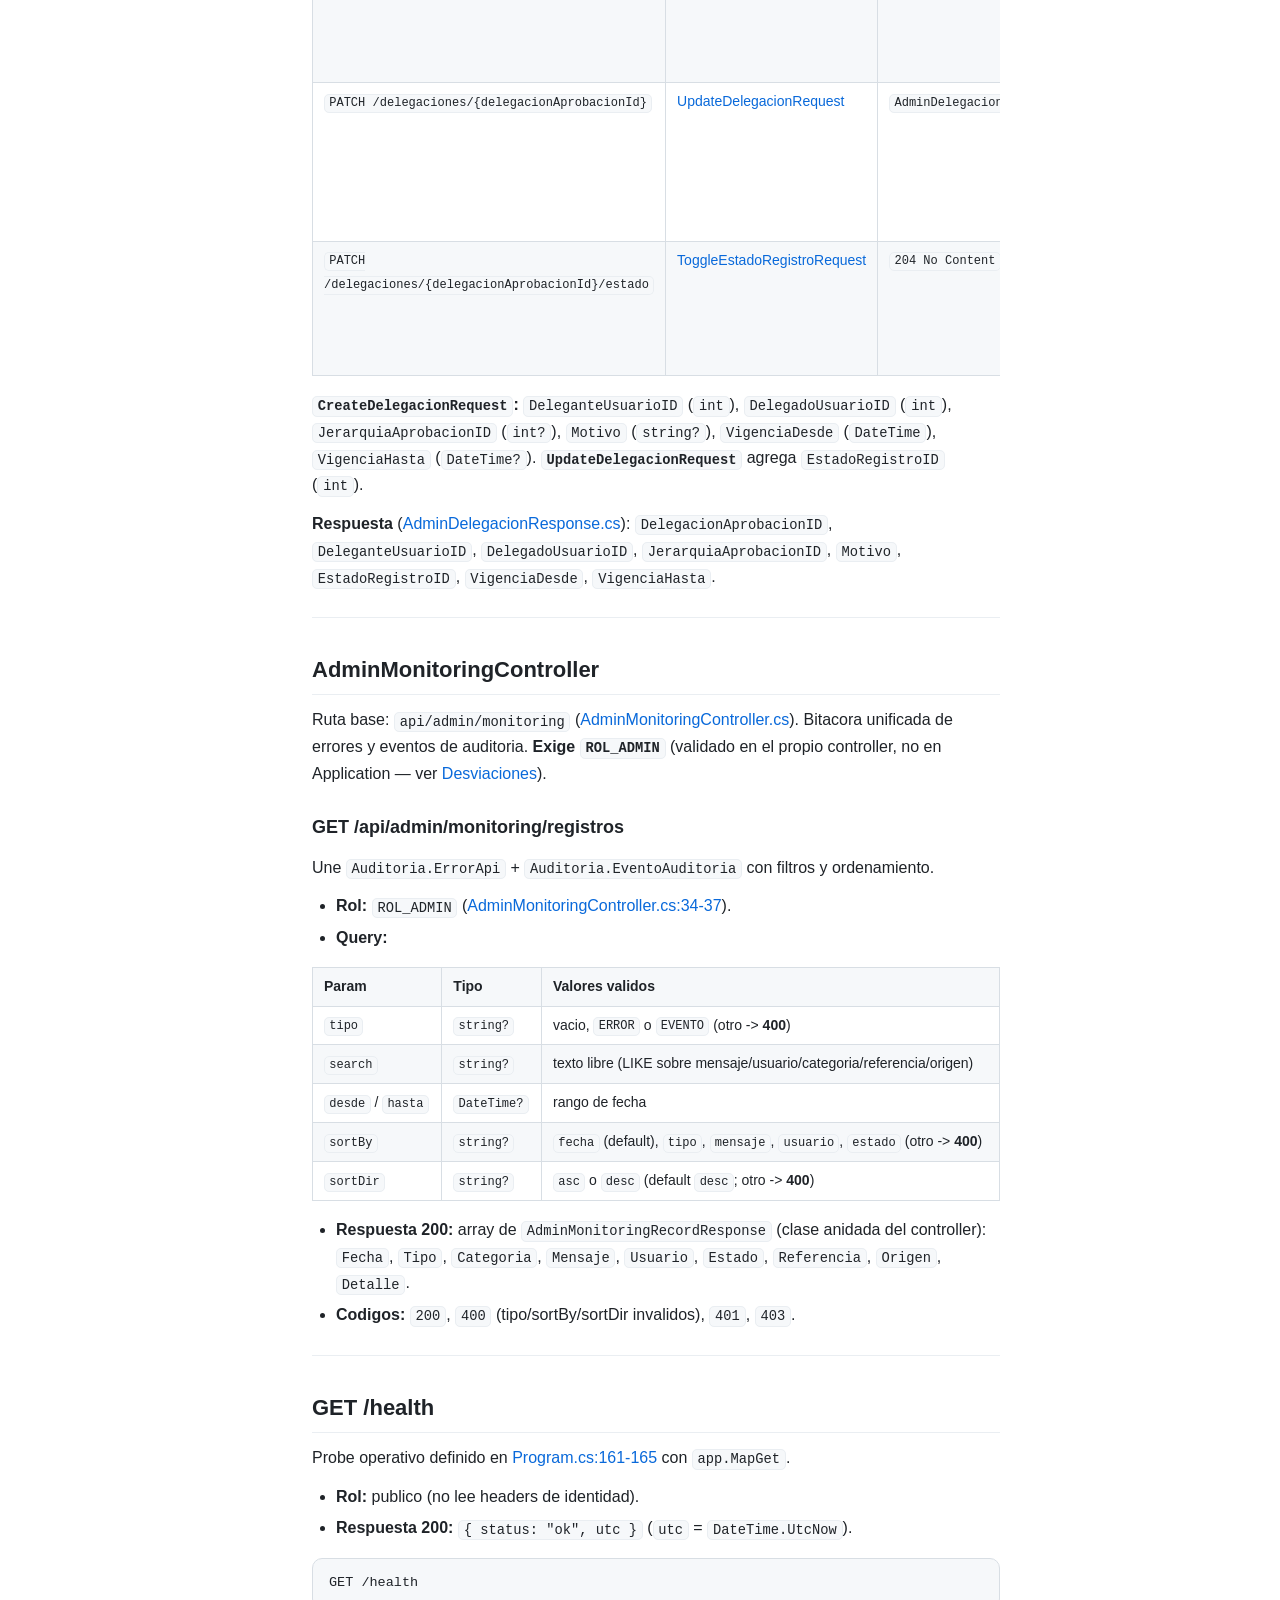
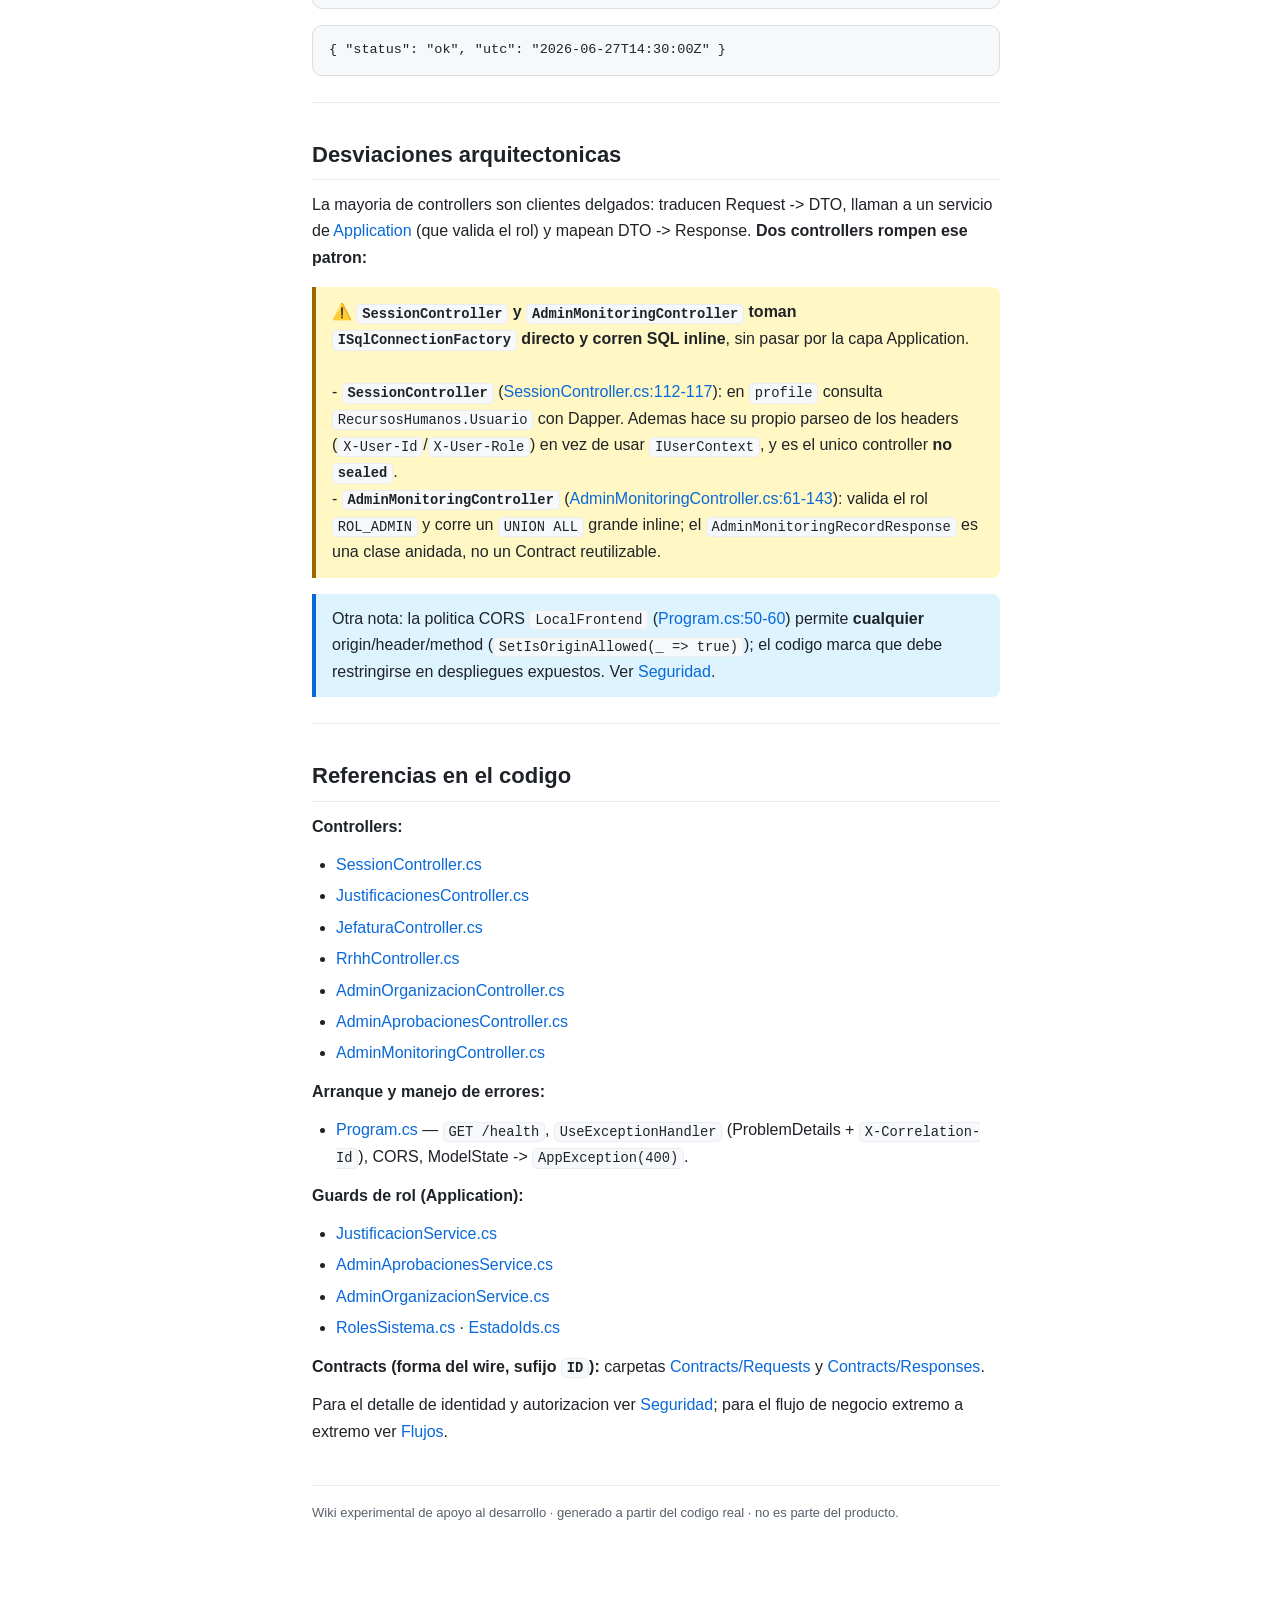
<file: deepwiki-local/api.html>
<!doctype html>
<html lang="es">
<head>
<meta charset="utf-8">
<meta name="viewport" content="width=device-width, initial-scale=1">
<title>Referencia de API · DeepWiki local SIFCNP</title>
<meta name="description" content="Endpoints REST: metodo, ruta, parametros y respuesta.">
<link rel="stylesheet" href="assets/styles.css">
</head>
<body>
<button class="menu-toggle" id="menu-toggle" aria-label="Abrir menu">☰</button>
<nav class="sidebar" aria-label="Navegacion del wiki">
<div class="brand"><a href="index.html"><span class="logo">📚</span><span><b>DeepWiki local</b><small>SIFCNP / INTEGRA_CNP</small></span></a></div>
<div class="search-box"><input type="search" id="wiki-search" placeholder="Buscar en el wiki..." autocomplete="off" aria-label="Buscar"><div id="search-results" class="search-results" hidden></div></div>
<div class="nav-group"><div class="nav-group-label">Inicio</div><ul>
<li><a href="index.html">Overview del proyecto</a></li>
</ul></div>
<div class="nav-group"><div class="nav-group-label">Arquitectura</div><ul>
<li><a href="arquitectura.html">Arquitectura y diseno</a></li>
<li><a href="seguridad.html">Seguridad e identidad</a></li>
</ul></div>
<div class="nav-group"><div class="nav-group-label">Modulos (por capa)</div><ul>
<li><a href="modulo-frontend.html">Frontend (HTML/CSS/JS)</a></li>
<li><a href="modulo-api.html">Capa API (Controllers)</a></li>
<li><a href="modulo-application.html">Capa Application</a></li>
<li><a href="modulo-infraestructura.html">Capa Infrastructure</a></li>
<li><a href="modulo-dominio.html">Capa Domain</a></li>
</ul></div>
<div class="nav-group"><div class="nav-group-label">Datos y API</div><ul>
<li><a href="modelo-datos.html">Modelo de datos</a></li>
<li><a href="api.html" class="active" aria-current="page">Referencia de API</a></li>
</ul></div>
<div class="nav-group"><div class="nav-group-label">Flujos internos</div><ul>
<li><a href="flujos.html">Flujos principales</a></li>
</ul></div>
<div class="nav-group"><div class="nav-group-label">Referencia</div><ul>
<li><a href="glosario.html">Glosario</a></li>
<li><a href="ask.html">Ask (proximamente)</a></li>
</ul></div>
</nav>
<main class="content">
<header class="page-head">
<nav class="breadcrumbs" aria-label="Ruta"><a href="index.html">Inicio</a><span class="sep">/</span><span>Datos y API</span><span class="sep">/</span><span class="current">Referencia de API</span></nav>
<div class="page-head-row">
<h1>Referencia de API</h1>
<button class="theme-toggle" id="theme-toggle" title="Cambiar tema" aria-label="Cambiar tema claro/oscuro">🌓</button>
</div>
<p class="page-desc">Endpoints REST: metodo, ruta, parametros y respuesta.</p>
</header>
<div class="content-grid">
<article class="prose">
<h2 id="en-breve">En breve</h2>
<p>Esta es la referencia de la <strong>API REST .NET 8</strong> del sistema (proyecto <code>IntegradorMarcas.Api</code>). Documenta cada endpoint que el frontend consume: metodo, ruta, rol requerido, parametros, cuerpo y respuesta, todo derivado de los <code>[Http...]</code>/<code>[Route]</code> y de los Contracts reales del codigo.</p>
<blockquote class="callout why">📌 <strong>Identidad por headers.</strong> TODOS los endpoints de negocio exigen los headers <code>X-User-Id</code> y <code>X-User-Role</code>. Si faltan, estan vacios o <code>X-User-Id</code> no es un entero <code>&gt; 0</code>, el backend responde <strong>401</strong>. No hay JWT ni cookies: el backend confia ciegamente en esos dos headers. El detalle del modelo de identidad y los roles esta en <a href="seguridad.html">Seguridad</a>.</blockquote>
<p>La unica excepcion al 401 es <code>GET /health</code>, que es publico (no lee headers).</p>
<h3 id="convenciones-transversales">Convenciones transversales</h3>
<p><strong>Headers de identidad</strong> (en cada request de negocio):</p>
<pre class="code"><code class="language-http">X-User-Id: 6
X-User-Role: ROL_RRHH</code></pre>
<p>Roles validos (valores exactos): <code>ROL_FUNC</code>, <code>ROL_JEFE</code>, <code>ROL_RRHH</code>, <code>ROL_ADMIN</code>. Los helpers de <a href="../backend/src/IntegradorMarcas.Domain/Constants/RolesSistema.cs">RolesSistema.cs</a> aceptan sinonimos (<code>FUNCIONARIO</code>/<code>1</code>, <code>JEFATURA</code>/<code>2</code>, <code>RRHH</code>/<code>3</code>, <code>ADMIN</code>/<code>4</code>); ver <a href="seguridad.html">Seguridad</a>.</p>
<blockquote class="callout warn">⚠️ <strong>Sufijo <code>ID</code> en el wire.</strong> Los Contracts (Requests/Responses) usan deliberadamente el sufijo <code>ID</code> en mayuscula (<code>JustificacionID</code>, <code>AprobadorID</code>, <code>EstructuraOrganizacionalID</code>). Los DTOs internos usan <code>Id</code>. El JSON que viaja por la red lleva la forma del Contract: <code>ID</code>.</blockquote>
<p><strong>Errores: <code>ProblemDetails</code> + correlationId.</strong> Cualquier excepcion se mapea en <a href="../backend/src/IntegradorMarcas.Api/Program.cs">Program.cs:80-139</a> a una respuesta <code>application/problem+json</code> con esta forma, y agrega el header <code>X-Correlation-Id</code>:</p>
<pre class="code"><code class="language-json">{
  "title": "Solo jefatura puede resolver boletas.",
  "status": 403,
  "correlationId": "0f7d3c4e-1a2b-4c5d-8e9f-001122334455"
}</code></pre>
<p>El mismo <code>correlationId</code> (un GUID nuevo por error) viaja en el header <code>X-Correlation-Id</code> y se persiste en la bitacora tecnica (<code>Auditoria.ErrorApi</code>) para cruce en soporte.</p>
<p><strong>Codigos de estado transversales:</strong></p>
<div class="table-wrap"><table><thead><tr><th>Codigo</th><th>Origen</th><th>Significado</th></tr></thead><tbody><tr><td><code>200</code></td><td>Ok</td><td>Operacion exitosa con cuerpo</td></tr><tr><td><code>201</code></td><td>CreatedAtAction</td><td>Recurso creado (solo <code>POST</code> de boletas)</td></tr><tr><td><code>204</code></td><td>NoContent</td><td>Exito sin cuerpo (resolver / toggle estado)</td></tr><tr><td><code>400</code></td><td><code>AppException(400)</code> o ModelState invalido</td><td>Datos invalidos; ModelState se canaliza a <code>AppException(400)</code> en <a href="../backend/src/IntegradorMarcas.Api/Program.cs">Program.cs:34-46</a></td></tr><tr><td><code>401</code></td><td><code>IUserContext.GetCurrent()</code></td><td>Faltan/invalidos los headers de identidad</td></tr><tr><td><code>403</code></td><td>guard clause de rol en Application</td><td>El rol autenticado no puede ejecutar la operacion</td></tr><tr><td><code>404</code></td><td><code>AppException(404)</code> o <code>KeyNotFoundException</code></td><td>Recurso inexistente; tambien rutas no mapeadas (<a href="../backend/src/IntegradorMarcas.Api/Program.cs">Program.cs:150-157</a>)</td></tr><tr><td><code>409</code></td><td><code>AppException(409)</code></td><td>Conflicto de estado (p. ej. boleta ya resuelta, RN-04)</td></tr><tr><td><code>499</code></td><td><code>OperationCanceledException</code></td><td>El cliente canceló la solicitud</td></tr><tr><td><code>500</code></td><td>cualquier otra excepcion</td><td>Error interno; <code>StackTrace</code> solo se registra cuando <code>status &gt;= 500</code></td></tr></tbody></table></div>
<blockquote class="callout tip">💡 La autorizacion NO usa atributos <code>[Authorize]</code> ni middleware: cada metodo de servicio en la capa Application valida el rol al inicio (guard clause) y lanza <code>AppException(403)</code>. Por eso un 401 siempre viene de los headers y un 403 siempre del rol.</blockquote>
<hr>
<h2 id="sessioncontroller">SessionController</h2>
<p>Ruta base: <code>api/Session</code> (<a href="../backend/src/IntegradorMarcas.Api/Controllers/SessionController.cs">SessionController.cs</a>). Valida estado de sesion y expone el perfil. <strong>No</strong> delega en la capa Application: parsea los headers a mano y, en <code>profile</code>, consulta la BD por <code>ISqlConnectionFactory</code> directo (ver <a href="#desviaciones-arquitectonicas">Desviaciones</a>).</p>
<h3 id="get-api-session-status">GET /api/Session/status</h3>
<p>Valida que los headers de identidad esten presentes y bien formados.</p>
<ul>
<li><strong>Rol:</strong> cualquiera (solo exige headers validos).</li>
<li><strong>Respuesta 200:</strong> <code>{ isValid, userId, role, serverTime }</code> (<code>serverTime</code> en UTC).</li>
<li><strong>Codigos:</strong> <code>200</code>, <code>401</code> (faltan headers, vacios, o <code>X-User-Id</code> no entero).</li>
</ul>
<pre class="code"><code class="language-json">{ "isValid": true, "userId": 4, "role": "ROL_FUNC", "serverTime": "2026-06-27T14:30:00Z" }</code></pre>
<h3 id="get-api-session-profile">GET /api/Session/profile</h3>
<p>Devuelve el perfil con el <code>nombreCompleto</code> resuelto desde <code>RecursosHumanos.Usuario</code> (best-effort: si la BD falla, retorna <code>null</code> sin romper).</p>
<ul>
<li><strong>Rol:</strong> cualquiera (solo exige headers validos).</li>
<li><strong>Respuesta 200:</strong> <code>{ userId, role, nombreCompleto }</code> (<code>nombreCompleto</code> puede ser <code>null</code>).</li>
<li><strong>Codigos:</strong> <code>200</code>, <code>401</code>.</li>
</ul>
<h3 id="post-api-session-logout">POST /api/Session/logout</h3>
<p>Endpoint preparado para invalidacion futura (hoy no hace nada del lado servidor; el cliente limpia su sesion local).</p>
<ul>
<li><strong>Rol:</strong> cualquiera; los headers aqui son opcionales.</li>
<li><strong>Respuesta 200:</strong> <code>{ message, loggedOutAt }</code> (<code>loggedOutAt</code> en UTC).</li>
<li><strong>Codigos:</strong> <code>200</code>.</li>
</ul>
<hr>
<h2 id="justificacionescontroller">JustificacionesController</h2>
<p>Ruta base: <code>api/Justificaciones</code> (<a href="../backend/src/IntegradorMarcas.Api/Controllers/JustificacionesController.cs">JustificacionesController.cs</a>). Endpoints del funcionario (y, segun el caso, jefatura/RRHH) sobre sus propias boletas.</p>
<h3 id="post-api-justificaciones">POST /api/Justificaciones</h3>
<p>Crea una boleta de justificacion con sus lineas de detalle.</p>
<ul>
<li><strong>Rol:</strong> <code>ROL_FUNC</code> o <code>ROL_JEFE</code> (<a href="../backend/src/IntegradorMarcas.Application/Services/JustificacionService.cs">JustificacionService.cs:22-24</a>).</li>
<li><strong>Cuerpo</strong> (<a href="../backend/src/IntegradorMarcas.Api/Contracts/Requests/CreateJustificacionRequest.cs">CreateJustificacionRequest.cs</a> + <a href="../backend/src/IntegradorMarcas.Api/Contracts/Requests/JustificacionDetalleRequest.cs">JustificacionDetalleRequest.cs</a>):</li>
</ul>
<div class="table-wrap"><table><thead><tr><th>Campo</th><th>Tipo</th><th>Notas</th></tr></thead><tbody><tr><td><code>MotivoGeneral</code></td><td><code>string</code></td><td>requerido</td></tr><tr><td><code>Detalles[]</code></td><td>array</td><td>lista de lineas</td></tr><tr><td><code>Detalles[].TipoJustificacionID</code></td><td><code>int</code></td><td>debe existir en catalogo (si no, <strong>400</strong>)</td></tr><tr><td><code>Detalles[].FechaMarca</code></td><td><code>DateTime</code></td><td>fecha de la marca</td></tr><tr><td><code>Detalles[].ObservacionDetalle</code></td><td><code>string?</code></td><td>opcional</td></tr></tbody></table></div>
<ul>
<li><strong>Respuesta 201</strong> (<a href="../backend/src/IntegradorMarcas.Api/Contracts/Responses/CreateJustificacionResponse.cs">CreateJustificacionResponse.cs</a>): <code>{ JustificacionID, EstadoID, EstadoDescripcion }</code>. Se crea en estado <code>1</code> ("Pendiente Jefatura"). El <code>Location</code> apunta a <code>mias</code>.</li>
<li><strong>Codigos:</strong> <code>201</code>, <code>400</code> (tipo inexistente / ModelState), <code>401</code>, <code>403</code>.</li>
</ul>
<pre class="code"><code class="language-json">{ "JustificacionID": 57, "EstadoID": 1, "EstadoDescripcion": "Pendiente Jefatura" }</code></pre>
<h3 id="get-api-justificaciones-mias">GET /api/Justificaciones/mias</h3>
<p>Lista las boletas del propio usuario con filtros opcionales.</p>
<ul>
<li><strong>Rol:</strong> <code>ROL_FUNC</code>, <code>ROL_JEFE</code> o <code>ROL_RRHH</code>.</li>
<li><strong>Query:</strong> <code>estadoId</code> (<code>int?</code>), <code>desde</code> (<code>DateTime?</code>), <code>hasta</code> (<code>DateTime?</code>).</li>
<li><strong>Respuesta 200:</strong> array de <a href="../backend/src/IntegradorMarcas.Api/Contracts/Responses/JustificacionResumenResponse.cs">JustificacionResumenResponse.cs</a>: <code>JustificacionID</code>, <code>MotivoGeneral</code>, <code>ObservacionDetalle</code>, <code>ComentarioResolucion</code>, <code>EstadoID</code>, <code>EstadoDescripcion</code>, <code>FechaCreacion</code>, <code>CantidadDetalles</code>, <code>AprobadorID</code>, <code>FechaAprobacion</code>.</li>
<li><strong>Codigos:</strong> <code>200</code>, <code>401</code>, <code>403</code>.</li>
</ul>
<h3 id="get-api-justificaciones-aprobador-actual">GET /api/Justificaciones/aprobador-actual</h3>
<p>Resuelve quien es el aprobador vigente del solicitante (jerarquia o delegacion).</p>
<ul>
<li><strong>Rol:</strong> <code>ROL_FUNC</code>, <code>ROL_JEFE</code> o <code>ROL_RRHH</code>.</li>
<li><strong>Respuesta 200</strong> (<a href="../backend/src/IntegradorMarcas.Api/Contracts/Responses/CurrentApproverResponse.cs">CurrentApproverResponse.cs</a>): <code>SolicitanteUsuarioID</code>, <code>Origen</code> (<code>Jerarquia</code>/<code>Delegacion</code>), <code>DeleganteUsuarioID</code>, <code>DeleganteNombre</code>, y <code>Aprobador</code> (objeto <code>UsuarioResumenResponse</code> o <code>null</code>).</li>
<li><strong>Codigos:</strong> <code>200</code>, <code>401</code>, <code>403</code>.</li>
</ul>
<h3 id="get-api-justificaciones-justificacionid-lineas">GET /api/Justificaciones/{justificacionId}/lineas</h3>
<p>Devuelve las lineas de detalle de una boleta propia.</p>
<ul>
<li><strong>Rol:</strong> <code>ROL_FUNC</code>, <code>ROL_JEFE</code> o <code>ROL_RRHH</code>.</li>
<li><strong>Ruta:</strong> <code>justificacionId</code> (<code>int</code>, debe ser <code>&gt; 0</code>, si no <strong>400</strong>).</li>
<li><strong>Respuesta 200:</strong> array de <a href="../backend/src/IntegradorMarcas.Api/Contracts/Responses/JustificacionDetalleLineaResponse.cs">JustificacionDetalleLineaResponse.cs</a>: <code>DetalleID</code>, <code>TipoJustificacionID</code>, <code>TipoJustificacionDescripcion</code>, <code>FechaMarca</code>, <code>ObservacionDetalle</code>.</li>
<li><strong>Codigos:</strong> <code>200</code>, <code>400</code>, <code>401</code>, <code>403</code>.</li>
</ul>
<h3 id="get-api-justificaciones-historico">GET /api/Justificaciones/historico</h3>
<p>Historico con scoping por rol (funcionario: sus boletas; jefatura: su set de aprobacion; RRHH: global).</p>
<ul>
<li><strong>Rol:</strong> <code>ROL_FUNC</code>, <code>ROL_JEFE</code> o <code>ROL_RRHH</code>.</li>
<li><strong>Query:</strong> <code>funcionario</code> (<code>string?</code>), <code>estadoId</code> (<code>int?</code>), <code>compania</code> (<code>string?</code>), <code>fechaDesde</code> (<code>DateTime?</code>), <code>fechaHasta</code> (<code>DateTime?</code>).</li>
<li><strong>Respuesta 200:</strong> array de <a href="../backend/src/IntegradorMarcas.Api/Contracts/Responses/RrhhJustificacionResumenResponse.cs">RrhhJustificacionResumenResponse.cs</a> (ver campos en <a href="#rrhhcontroller">RrhhController</a>).</li>
<li><strong>Codigos:</strong> <code>200</code>, <code>401</code>, <code>403</code>.</li>
</ul>
<hr>
<h2 id="jefaturacontroller">JefaturaController</h2>
<p>Ruta base: <code>api/jefatura/justificaciones</code> (<a href="../backend/src/IntegradorMarcas.Api/Controllers/JefaturaController.cs">JefaturaController.cs</a>). Bandeja y resolucion de la jefatura. Todos los endpoints exigen <strong><code>ROL_JEFE</code></strong> y validan que la boleta este dentro del alcance de aprobacion vigente del usuario.</p>
<h3 id="get-api-jefatura-justificaciones-pendientes">GET /api/jefatura/justificaciones/pendientes</h3>
<p>Boletas pendientes visibles para la jefatura autenticada.</p>
<ul>
<li><strong>Rol:</strong> <code>ROL_JEFE</code> (<a href="../backend/src/IntegradorMarcas.Application/Services/JustificacionService.cs">JustificacionService.cs:80-82</a>).</li>
<li><strong>Query:</strong> <code>desde</code> (<code>DateTime?</code>), <code>hasta</code> (<code>DateTime?</code>).</li>
<li><strong>Respuesta 200:</strong> array de <code>JustificacionResumenResponse</code>.</li>
<li><strong>Codigos:</strong> <code>200</code>, <code>401</code>, <code>403</code>.</li>
</ul>
<h3 id="get-api-jefatura-justificaciones-justificacionid">GET /api/jefatura/justificaciones/{justificacionId}</h3>
<p>Detalle completo de una boleta accesible por la jefatura actual.</p>
<ul>
<li><strong>Rol:</strong> <code>ROL_JEFE</code>.</li>
<li><strong>Ruta:</strong> <code>justificacionId</code> (<code>int</code>).</li>
<li><strong>Respuesta 200</strong> (<a href="../backend/src/IntegradorMarcas.Api/Contracts/Responses/JustificacionDetalleCompletaResponse.cs">JustificacionDetalleCompletaResponse.cs</a>): <code>{ Encabezado, Solicitante, Aprobador?, Detalles[] }</code>, donde <code>Encabezado</code> es <code>JustificacionResumenResponse</code>, <code>Solicitante</code>/<code>Aprobador</code> son <code>UsuarioResumenResponse</code> y <code>Detalles[]</code> son <code>JustificacionDetalleLineaResponse</code>.</li>
<li><strong>Codigos:</strong> <code>200</code>, <code>401</code>, <code>403</code> (fuera de alcance), <code>404</code> (no existe).</li>
</ul>
<h3 id="patch-api-jefatura-justificaciones-justificacionid-resolver">PATCH /api/jefatura/justificaciones/{justificacionId}/resolver</h3>
<p>Aprueba o rechaza la boleta.</p>
<ul>
<li><strong>Rol:</strong> <code>ROL_JEFE</code> (RN-03, <a href="../backend/src/IntegradorMarcas.Application/Services/JustificacionService.cs">JustificacionService.cs:182-184</a>).</li>
<li><strong>Ruta:</strong> <code>justificacionId</code> (<code>int</code>).</li>
<li><strong>Cuerpo</strong> (<a href="../backend/src/IntegradorMarcas.Api/Contracts/Requests/ResolverJustificacionRequest.cs">ResolverJustificacionRequest.cs</a>):</li>
</ul>
<div class="table-wrap"><table><thead><tr><th>Campo</th><th>Tipo</th><th>Notas</th></tr></thead><tbody><tr><td><code>Accion</code></td><td><code>string</code></td><td>accion de resolucion (aprobar/rechazar; validada en Application)</td></tr><tr><td><code>Comentario</code></td><td><code>string?</code></td><td>opcional</td></tr></tbody></table></div>
<ul>
<li><strong>Respuesta:</strong> <code>204 No Content</code> (sin cuerpo).</li>
<li><strong>Codigos:</strong> <code>204</code>, <code>400</code>, <code>401</code>, <code>403</code> (fuera de alcance), <code>404</code>, <code>409</code> (boleta ya resuelta, RN-04).</li>
</ul>
<hr>
<h2 id="rrhhcontroller">RrhhController</h2>
<p>Ruta base: <code>api/rrhh/justificaciones</code> (<a href="../backend/src/IntegradorMarcas.Api/Controllers/RrhhController.cs">RrhhController.cs</a>). Consulta global de RRHH.</p>
<h3 id="get-api-rrhh-justificaciones">GET /api/rrhh/justificaciones</h3>
<p>Lista global de boletas con filtros.</p>
<ul>
<li><strong>Rol:</strong> <code>ROL_RRHH</code> (<a href="../backend/src/IntegradorMarcas.Application/Services/JustificacionService.cs">JustificacionService.cs:107-109</a>).</li>
<li><strong>Query:</strong> <code>funcionario</code> (<code>string?</code>), <code>estadoId</code> (<code>int?</code>), <code>compania</code> (<code>string?</code>), <code>fechaDesde</code> (<code>DateTime?</code>), <code>fechaHasta</code> (<code>DateTime?</code>).</li>
<li><strong>Respuesta 200:</strong> array de <a href="../backend/src/IntegradorMarcas.Api/Contracts/Responses/RrhhJustificacionResumenResponse.cs">RrhhJustificacionResumenResponse.cs</a>:</li>
</ul>
<div class="table-wrap"><table><thead><tr><th>Campo</th><th>Tipo</th></tr></thead><tbody><tr><td><code>JustificacionID</code></td><td><code>int</code></td></tr><tr><td><code>MotivoGeneral</code></td><td><code>string</code></td></tr><tr><td><code>ComentarioResolucion</code></td><td><code>string?</code></td></tr><tr><td><code>EstadoID</code> / <code>EstadoDescripcion</code></td><td><code>int</code> / <code>string</code></td></tr><tr><td><code>FechaCreacion</code></td><td><code>DateTime</code></td></tr><tr><td><code>CantidadDetalles</code></td><td><code>int</code></td></tr><tr><td><code>AprobadorID</code> / <code>FechaAprobacion</code></td><td><code>int?</code> / <code>DateTime?</code></td></tr><tr><td><code>FuncionarioID</code> / <code>FuncionarioNombre</code> / <code>FuncionarioCedula</code></td><td><code>int</code> / <code>string</code> / <code>string</code></td></tr><tr><td><code>Compania</code></td><td><code>string</code></td></tr><tr><td><code>JefaturaID</code> / <code>JefaturaNombre</code></td><td><code>int?</code> / <code>string?</code></td></tr><tr><td><code>TipoPrincipal</code></td><td><code>string?</code></td></tr></tbody></table></div>
<ul>
<li><strong>Codigos:</strong> <code>200</code>, <code>400</code> (rango de fechas/compania invalidos), <code>401</code>, <code>403</code>.</li>
</ul>
<hr>
<h2 id="adminorganizacioncontroller">AdminOrganizacionController</h2>
<p>Ruta base: <code>api/admin/organizacion</code> (<a href="../backend/src/IntegradorMarcas.Api/Controllers/AdminOrganizacionController.cs">AdminOrganizacionController.cs</a>). Gestion de dependencias y asignacion de usuarios. <strong>Todos exigen <code>ROL_ADMIN</code></strong> (<a href="../backend/src/IntegradorMarcas.Application/Services/AdminOrganizacionService.cs">AdminOrganizacionService.cs:214-216</a>).</p>
<h3 id="get-api-admin-organizacion-dependencias">GET /api/admin/organizacion/dependencias</h3>
<ul>
<li><strong>Query:</strong> <code>estadoRegistroId</code> (<code>int?</code>), <code>search</code> (<code>string?</code>).</li>
<li><strong>Respuesta 200:</strong> array de <a href="../backend/src/IntegradorMarcas.Api/Contracts/Responses/AdminDependenciaResponse.cs">AdminDependenciaResponse.cs</a>: <code>EstructuraOrganizacionalID</code>, <code>Nombre</code>, <code>CodigoOrigen</code>, <code>EstructuraPadreID</code>, <code>EstadoRegistroID</code>, <code>VigenciaDesde</code>, <code>VigenciaHasta</code>.</li>
<li><strong>Codigos:</strong> <code>200</code>, <code>401</code>, <code>403</code>.</li>
</ul>
<h3 id="patch-api-admin-organizacion-dependencias-estructuraorganizacionalid">PATCH /api/admin/organizacion/dependencias/{estructuraOrganizacionalId}</h3>
<ul>
<li><strong>Ruta:</strong> <code>estructuraOrganizacionalId</code> (<code>int</code>).</li>
<li><strong>Cuerpo</strong> (<a href="../backend/src/IntegradorMarcas.Api/Contracts/Requests/UpdateDependenciaRequest.cs">UpdateDependenciaRequest.cs</a>): <code>Nombre</code> (<code>string</code>), <code>EstructuraPadreID</code> (<code>int?</code>), <code>EstadoRegistroID</code> (<code>int</code>).</li>
<li><strong>Respuesta 200:</strong> <code>AdminDependenciaResponse</code> actualizado.</li>
<li><strong>Codigos:</strong> <code>200</code>, <code>400</code>, <code>401</code>, <code>403</code>, <code>404</code>.</li>
</ul>
<h3 id="get-api-admin-organizacion-usuarios">GET /api/admin/organizacion/usuarios</h3>
<ul>
<li><strong>Query:</strong> <code>rolId</code> (<code>int?</code>), <code>unidadId</code> (<code>int?</code>), <code>jefaturaId</code> (<code>int?</code>), <code>esActivo</code> (<code>bool?</code>), <code>search</code> (<code>string?</code>).</li>
<li><strong>Respuesta 200:</strong> array de <a href="../backend/src/IntegradorMarcas.Api/Contracts/Responses/AdminUsuarioAsignacionResponse.cs">AdminUsuarioAsignacionResponse.cs</a>: <code>UsuarioID</code>, <code>Cedula</code>, <code>NombreCompleto</code>, <code>CorreoElectronico</code>, <code>JefaturaID</code>, <code>JefaturaNombre</code>, <code>UnidadID</code>, <code>RolID</code>, <code>RolDescripcion</code>, <code>EsActivo</code>.</li>
<li><strong>Codigos:</strong> <code>200</code>, <code>401</code>, <code>403</code>.</li>
</ul>
<h3 id="patch-api-admin-organizacion-usuarios-usuarioid-asignacion">PATCH /api/admin/organizacion/usuarios/{usuarioId}/asignacion</h3>
<ul>
<li><strong>Ruta:</strong> <code>usuarioId</code> (<code>int</code>).</li>
<li><strong>Cuerpo</strong> (<a href="../backend/src/IntegradorMarcas.Api/Contracts/Requests/UpdateUsuarioAsignacionRequest.cs">UpdateUsuarioAsignacionRequest.cs</a>): <code>RolID</code> (<code>int?</code>), <code>UnidadID</code> (<code>int?</code>), <code>JefaturaID</code> (<code>int?</code>).</li>
<li><strong>Respuesta 200:</strong> <code>AdminUsuarioAsignacionResponse</code> actualizado.</li>
<li><strong>Codigos:</strong> <code>200</code>, <code>400</code>, <code>401</code>, <code>403</code>, <code>404</code>.</li>
</ul>
<h3 id="patch-api-admin-organizacion-usuarios-usuarioid-estado">PATCH /api/admin/organizacion/usuarios/{usuarioId}/estado</h3>
<ul>
<li><strong>Ruta:</strong> <code>usuarioId</code> (<code>int</code>).</li>
<li><strong>Cuerpo</strong> (<a href="../backend/src/IntegradorMarcas.Api/Contracts/Requests/UpdateUsuarioEstadoRequest.cs">UpdateUsuarioEstadoRequest.cs</a>): <code>EsActivo</code> (<code>bool</code>).</li>
<li><strong>Respuesta 200:</strong> <code>AdminUsuarioAsignacionResponse</code> actualizado.</li>
<li><strong>Codigos:</strong> <code>200</code>, <code>400</code>, <code>401</code>, <code>403</code>, <code>404</code>.</li>
</ul>
<hr>
<h2 id="adminaprobacionescontroller">AdminAprobacionesController</h2>
<p>Ruta base: <code>api/admin/aprobaciones</code> (<a href="../backend/src/IntegradorMarcas.Api/Controllers/AdminAprobacionesController.cs">AdminAprobacionesController.cs</a>). CRUD de jerarquias y delegaciones de aprobacion. <strong>Todos exigen <code>ROL_ADMIN</code></strong> (<a href="../backend/src/IntegradorMarcas.Application/Services/AdminAprobacionesService.cs">AdminAprobacionesService.cs:358-360</a>).</p>
<h3 id="jerarquias">Jerarquias</h3>
<div class="table-wrap"><table><thead><tr><th>Metodo + ruta</th><th>Cuerpo</th><th>Respuesta</th><th>Codigos</th></tr></thead><tbody><tr><td><code>GET /jerarquias</code></td><td>query: <code>aprobadorUsuarioId</code> (<code>int?</code>), <code>estadoRegistroId</code> (<code>int?</code>)</td><td>array <code>AdminJerarquiaResponse</code></td><td><code>200</code>, <code>401</code>, <code>403</code></td></tr><tr><td><code>POST /jerarquias</code></td><td><a href="../backend/src/IntegradorMarcas.Api/Contracts/Requests/CreateJerarquiaRequest.cs">CreateJerarquiaRequest</a></td><td><code>AdminJerarquiaResponse</code></td><td><code>200</code>, <code>400</code>, <code>401</code>, <code>403</code>, <code>409</code></td></tr><tr><td><code>PATCH /jerarquias/{jerarquiaAprobacionId}</code></td><td><a href="../backend/src/IntegradorMarcas.Api/Contracts/Requests/UpdateJerarquiaRequest.cs">UpdateJerarquiaRequest</a></td><td><code>AdminJerarquiaResponse</code></td><td><code>200</code>, <code>400</code>, <code>401</code>, <code>403</code>, <code>404</code>, <code>409</code></td></tr><tr><td><code>PATCH /jerarquias/{jerarquiaAprobacionId}/estado</code></td><td><a href="../backend/src/IntegradorMarcas.Api/Contracts/Requests/ToggleEstadoRegistroRequest.cs">ToggleEstadoRegistroRequest</a></td><td><code>204 No Content</code></td><td><code>204</code>, <code>400</code>, <code>401</code>, <code>403</code>, <code>404</code></td></tr></tbody></table></div>
<p><strong><code>CreateJerarquiaRequest</code>:</strong> <code>AprobadorUsuarioID</code> (<code>int</code>), <code>EstructuraOrganizacionalID</code> (<code>int</code>), <code>NivelAprobacion</code> (<code>int</code>), <code>TipoRelacion</code> (<code>string</code>), <code>VigenciaDesde</code> (<code>DateTime</code>), <code>VigenciaHasta</code> (<code>DateTime?</code>). <strong><code>UpdateJerarquiaRequest</code></strong> agrega <code>EstadoRegistroID</code> (<code>int</code>).</p>
<p><strong><code>ToggleEstadoRegistroRequest</code>:</strong> <code>EstadoRegistroID</code> (<code>int</code>).</p>
<p><strong>Respuesta</strong> (<a href="../backend/src/IntegradorMarcas.Api/Contracts/Responses/AdminJerarquiaResponse.cs">AdminJerarquiaResponse.cs</a>): <code>JerarquiaAprobacionID</code>, <code>AprobadorUsuarioID</code>, <code>EstructuraOrganizacionalID</code>, <code>NivelAprobacion</code>, <code>TipoRelacion</code>, <code>EstadoRegistroID</code>, <code>VigenciaDesde</code>, <code>VigenciaHasta</code>.</p>
<blockquote class="callout note">Las creaciones/updates de jerarquias y delegaciones devuelven <strong><code>200 Ok</code></strong> (no <code>201</code>), a diferencia del <code>POST</code> de boletas que devuelve <code>201 CreatedAtAction</code>.</blockquote>
<h3 id="delegaciones">Delegaciones</h3>
<div class="table-wrap"><table><thead><tr><th>Metodo + ruta</th><th>Cuerpo</th><th>Respuesta</th><th>Codigos</th></tr></thead><tbody><tr><td><code>GET /delegaciones</code></td><td>query: <code>deleganteUsuarioId</code> (<code>int?</code>), <code>delegadoUsuarioId</code> (<code>int?</code>), <code>estadoRegistroId</code> (<code>int?</code>), <code>vigenteEnFecha</code> (<code>DateTime?</code>)</td><td>array <code>AdminDelegacionResponse</code></td><td><code>200</code>, <code>401</code>, <code>403</code></td></tr><tr><td><code>POST /delegaciones</code></td><td><a href="../backend/src/IntegradorMarcas.Api/Contracts/Requests/CreateDelegacionRequest.cs">CreateDelegacionRequest</a></td><td><code>AdminDelegacionResponse</code></td><td><code>200</code>, <code>400</code>, <code>401</code>, <code>403</code>, <code>409</code></td></tr><tr><td><code>PATCH /delegaciones/{delegacionAprobacionId}</code></td><td><a href="../backend/src/IntegradorMarcas.Api/Contracts/Requests/UpdateDelegacionRequest.cs">UpdateDelegacionRequest</a></td><td><code>AdminDelegacionResponse</code></td><td><code>200</code>, <code>400</code>, <code>401</code>, <code>403</code>, <code>404</code>, <code>409</code></td></tr><tr><td><code>PATCH /delegaciones/{delegacionAprobacionId}/estado</code></td><td><a href="../backend/src/IntegradorMarcas.Api/Contracts/Requests/ToggleEstadoRegistroRequest.cs">ToggleEstadoRegistroRequest</a></td><td><code>204 No Content</code></td><td><code>204</code>, <code>400</code>, <code>401</code>, <code>403</code>, <code>404</code></td></tr></tbody></table></div>
<p><strong><code>CreateDelegacionRequest</code>:</strong> <code>DeleganteUsuarioID</code> (<code>int</code>), <code>DelegadoUsuarioID</code> (<code>int</code>), <code>JerarquiaAprobacionID</code> (<code>int?</code>), <code>Motivo</code> (<code>string?</code>), <code>VigenciaDesde</code> (<code>DateTime</code>), <code>VigenciaHasta</code> (<code>DateTime?</code>). <strong><code>UpdateDelegacionRequest</code></strong> agrega <code>EstadoRegistroID</code> (<code>int</code>).</p>
<p><strong>Respuesta</strong> (<a href="../backend/src/IntegradorMarcas.Api/Contracts/Responses/AdminDelegacionResponse.cs">AdminDelegacionResponse.cs</a>): <code>DelegacionAprobacionID</code>, <code>DeleganteUsuarioID</code>, <code>DelegadoUsuarioID</code>, <code>JerarquiaAprobacionID</code>, <code>Motivo</code>, <code>EstadoRegistroID</code>, <code>VigenciaDesde</code>, <code>VigenciaHasta</code>.</p>
<hr>
<h2 id="adminmonitoringcontroller">AdminMonitoringController</h2>
<p>Ruta base: <code>api/admin/monitoring</code> (<a href="../backend/src/IntegradorMarcas.Api/Controllers/AdminMonitoringController.cs">AdminMonitoringController.cs</a>). Bitacora unificada de errores y eventos de auditoria. <strong>Exige <code>ROL_ADMIN</code></strong> (validado en el propio controller, no en Application — ver <a href="#desviaciones-arquitectonicas">Desviaciones</a>).</p>
<h3 id="get-api-admin-monitoring-registros">GET /api/admin/monitoring/registros</h3>
<p>Une <code>Auditoria.ErrorApi</code> + <code>Auditoria.EventoAuditoria</code> con filtros y ordenamiento.</p>
<ul>
<li><strong>Rol:</strong> <code>ROL_ADMIN</code> (<a href="../backend/src/IntegradorMarcas.Api/Controllers/AdminMonitoringController.cs">AdminMonitoringController.cs:34-37</a>).</li>
<li><strong>Query:</strong></li>
</ul>
<div class="table-wrap"><table><thead><tr><th>Param</th><th>Tipo</th><th>Valores validos</th></tr></thead><tbody><tr><td><code>tipo</code></td><td><code>string?</code></td><td>vacio, <code>ERROR</code> o <code>EVENTO</code> (otro -&gt; <strong>400</strong>)</td></tr><tr><td><code>search</code></td><td><code>string?</code></td><td>texto libre (LIKE sobre mensaje/usuario/categoria/referencia/origen)</td></tr><tr><td><code>desde</code> / <code>hasta</code></td><td><code>DateTime?</code></td><td>rango de fecha</td></tr><tr><td><code>sortBy</code></td><td><code>string?</code></td><td><code>fecha</code> (default), <code>tipo</code>, <code>mensaje</code>, <code>usuario</code>, <code>estado</code> (otro -&gt; <strong>400</strong>)</td></tr><tr><td><code>sortDir</code></td><td><code>string?</code></td><td><code>asc</code> o <code>desc</code> (default <code>desc</code>; otro -&gt; <strong>400</strong>)</td></tr></tbody></table></div>
<ul>
<li><strong>Respuesta 200:</strong> array de <code>AdminMonitoringRecordResponse</code> (clase anidada del controller): <code>Fecha</code>, <code>Tipo</code>, <code>Categoria</code>, <code>Mensaje</code>, <code>Usuario</code>, <code>Estado</code>, <code>Referencia</code>, <code>Origen</code>, <code>Detalle</code>.</li>
<li><strong>Codigos:</strong> <code>200</code>, <code>400</code> (tipo/sortBy/sortDir invalidos), <code>401</code>, <code>403</code>.</li>
</ul>
<hr>
<h2 id="get-health">GET /health</h2>
<p>Probe operativo definido en <a href="../backend/src/IntegradorMarcas.Api/Program.cs">Program.cs:161-165</a> con <code>app.MapGet</code>.</p>
<ul>
<li><strong>Rol:</strong> publico (no lee headers de identidad).</li>
<li><strong>Respuesta 200:</strong> <code>{ status: "ok", utc }</code> (<code>utc</code> = <code>DateTime.UtcNow</code>).</li>
</ul>
<pre class="code"><code class="language-http">GET /health</code></pre>
<pre class="code"><code class="language-json">{ "status": "ok", "utc": "2026-06-27T14:30:00Z" }</code></pre>
<hr>
<h2 id="desviaciones-arquitectonicas">Desviaciones arquitectonicas</h2>
<p>La mayoria de controllers son clientes delgados: traducen Request -&gt; DTO, llaman a un servicio de <a href="modulo-application.html">Application</a> (que valida el rol) y mapean DTO -&gt; Response. <strong>Dos controllers rompen ese patron:</strong></p>
<blockquote class="callout warn">⚠️ <strong><code>SessionController</code> y <code>AdminMonitoringController</code> toman <code>ISqlConnectionFactory</code> directo y corren SQL inline</strong>, sin pasar por la capa Application.<br><br>- <strong><code>SessionController</code></strong> (<a href="../backend/src/IntegradorMarcas.Api/Controllers/SessionController.cs">SessionController.cs:112-117</a>): en <code>profile</code> consulta <code>RecursosHumanos.Usuario</code> con Dapper. Ademas hace su propio parseo de los headers (<code>X-User-Id</code>/<code>X-User-Role</code>) en vez de usar <code>IUserContext</code>, y es el unico controller <strong>no <code>sealed</code></strong>.<br>- <strong><code>AdminMonitoringController</code></strong> (<a href="../backend/src/IntegradorMarcas.Api/Controllers/AdminMonitoringController.cs">AdminMonitoringController.cs:61-143</a>): valida el rol <code>ROL_ADMIN</code> y corre un <code>UNION ALL</code> grande inline; el <code>AdminMonitoringRecordResponse</code> es una clase anidada, no un Contract reutilizable.</blockquote>
<blockquote class="callout note">Otra nota: la politica CORS <code>LocalFrontend</code> (<a href="../backend/src/IntegradorMarcas.Api/Program.cs">Program.cs:50-60</a>) permite <strong>cualquier</strong> origin/header/method (<code>SetIsOriginAllowed(_ =&gt; true)</code>); el codigo marca que debe restringirse en despliegues expuestos. Ver <a href="seguridad.html">Seguridad</a>.</blockquote>
<hr>
<h2 id="referencias-en-el-codigo">Referencias en el codigo</h2>
<p><strong>Controllers:</strong></p>
<ul>
<li><a href="../backend/src/IntegradorMarcas.Api/Controllers/SessionController.cs">SessionController.cs</a></li>
<li><a href="../backend/src/IntegradorMarcas.Api/Controllers/JustificacionesController.cs">JustificacionesController.cs</a></li>
<li><a href="../backend/src/IntegradorMarcas.Api/Controllers/JefaturaController.cs">JefaturaController.cs</a></li>
<li><a href="../backend/src/IntegradorMarcas.Api/Controllers/RrhhController.cs">RrhhController.cs</a></li>
<li><a href="../backend/src/IntegradorMarcas.Api/Controllers/AdminOrganizacionController.cs">AdminOrganizacionController.cs</a></li>
<li><a href="../backend/src/IntegradorMarcas.Api/Controllers/AdminAprobacionesController.cs">AdminAprobacionesController.cs</a></li>
<li><a href="../backend/src/IntegradorMarcas.Api/Controllers/AdminMonitoringController.cs">AdminMonitoringController.cs</a></li>
</ul>
<p><strong>Arranque y manejo de errores:</strong></p>
<ul>
<li><a href="../backend/src/IntegradorMarcas.Api/Program.cs">Program.cs</a> — <code>GET /health</code>, <code>UseExceptionHandler</code> (ProblemDetails + <code>X-Correlation-Id</code>), CORS, ModelState -&gt; <code>AppException(400)</code>.</li>
</ul>
<p><strong>Guards de rol (Application):</strong></p>
<ul>
<li><a href="../backend/src/IntegradorMarcas.Application/Services/JustificacionService.cs">JustificacionService.cs</a></li>
<li><a href="../backend/src/IntegradorMarcas.Application/Services/AdminAprobacionesService.cs">AdminAprobacionesService.cs</a></li>
<li><a href="../backend/src/IntegradorMarcas.Application/Services/AdminOrganizacionService.cs">AdminOrganizacionService.cs</a></li>
<li><a href="../backend/src/IntegradorMarcas.Domain/Constants/RolesSistema.cs">RolesSistema.cs</a> · <a href="../backend/src/IntegradorMarcas.Domain/Constants/EstadoIds.cs">EstadoIds.cs</a></li>
</ul>
<p><strong>Contracts (forma del wire, sufijo <code>ID</code>):</strong> carpetas <a href="../backend/src/IntegradorMarcas.Api/Contracts/Requests">Contracts/Requests</a> y <a href="../backend/src/IntegradorMarcas.Api/Contracts/Responses">Contracts/Responses</a>.</p>
<p>Para el detalle de identidad y autorizacion ver <a href="seguridad.html">Seguridad</a>; para el flujo de negocio extremo a extremo ver <a href="flujos.html">Flujos</a>.</p>

<footer class="page-foot">Wiki experimental de apoyo al desarrollo · generado a partir del codigo real · no es parte del producto.</footer>
</article>
<aside class="toc" aria-label="En esta pagina"><div class="toc-title">En esta pagina</div><ul><li><a href="#en-breve">En breve</a></li><li><a href="#sessioncontroller">SessionController</a></li><li><a href="#justificacionescontroller">JustificacionesController</a></li><li><a href="#jefaturacontroller">JefaturaController</a></li><li><a href="#rrhhcontroller">RrhhController</a></li><li><a href="#adminorganizacioncontroller">AdminOrganizacionController</a></li><li><a href="#adminaprobacionescontroller">AdminAprobacionesController</a></li><li><a href="#adminmonitoringcontroller">AdminMonitoringController</a></li><li><a href="#get-health">GET /health</a></li><li><a href="#desviaciones-arquitectonicas">Desviaciones arquitectonicas</a></li><li><a href="#referencias-en-el-codigo">Referencias en el codigo</a></li></ul></aside>
</div>
</main>
<script src="assets/mermaid.min.js"></script>
<script src="assets/search-index.js"></script>
<script src="assets/wiki.js"></script>
</body>
</html>
</file>
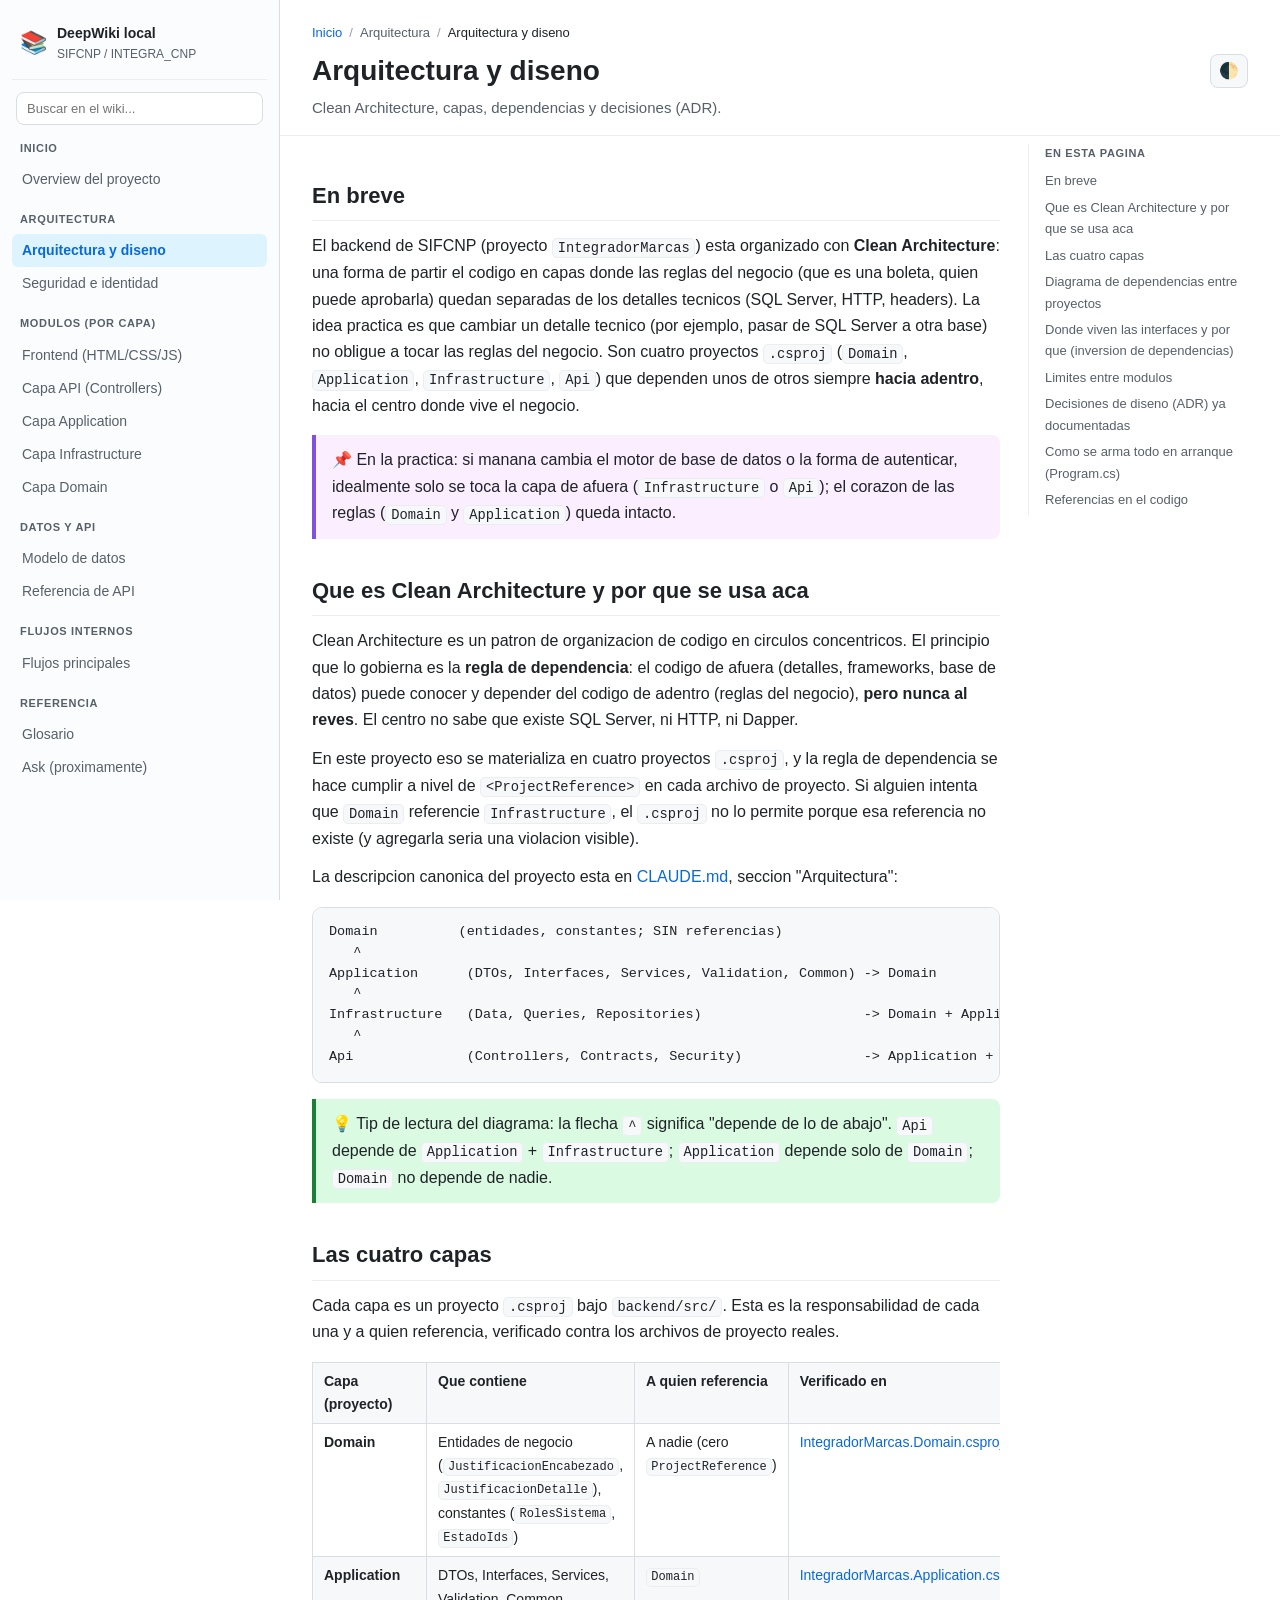
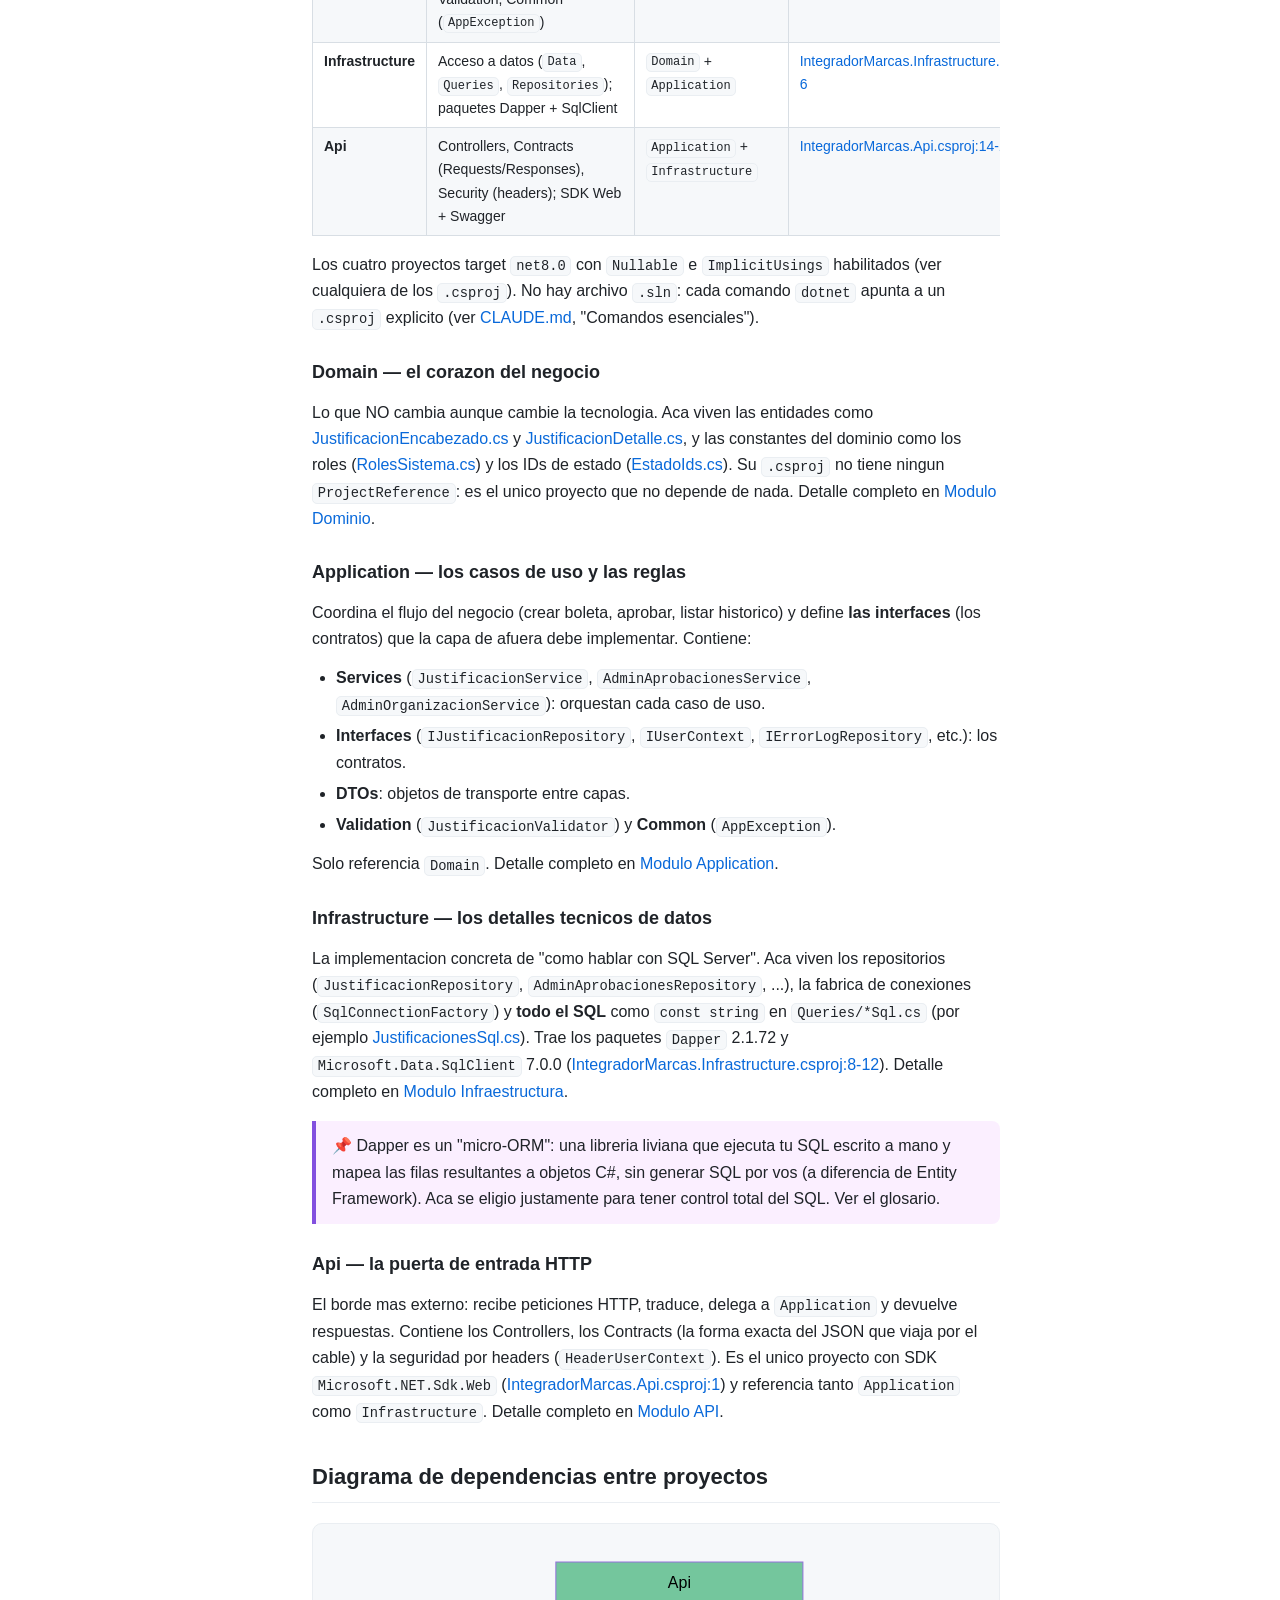
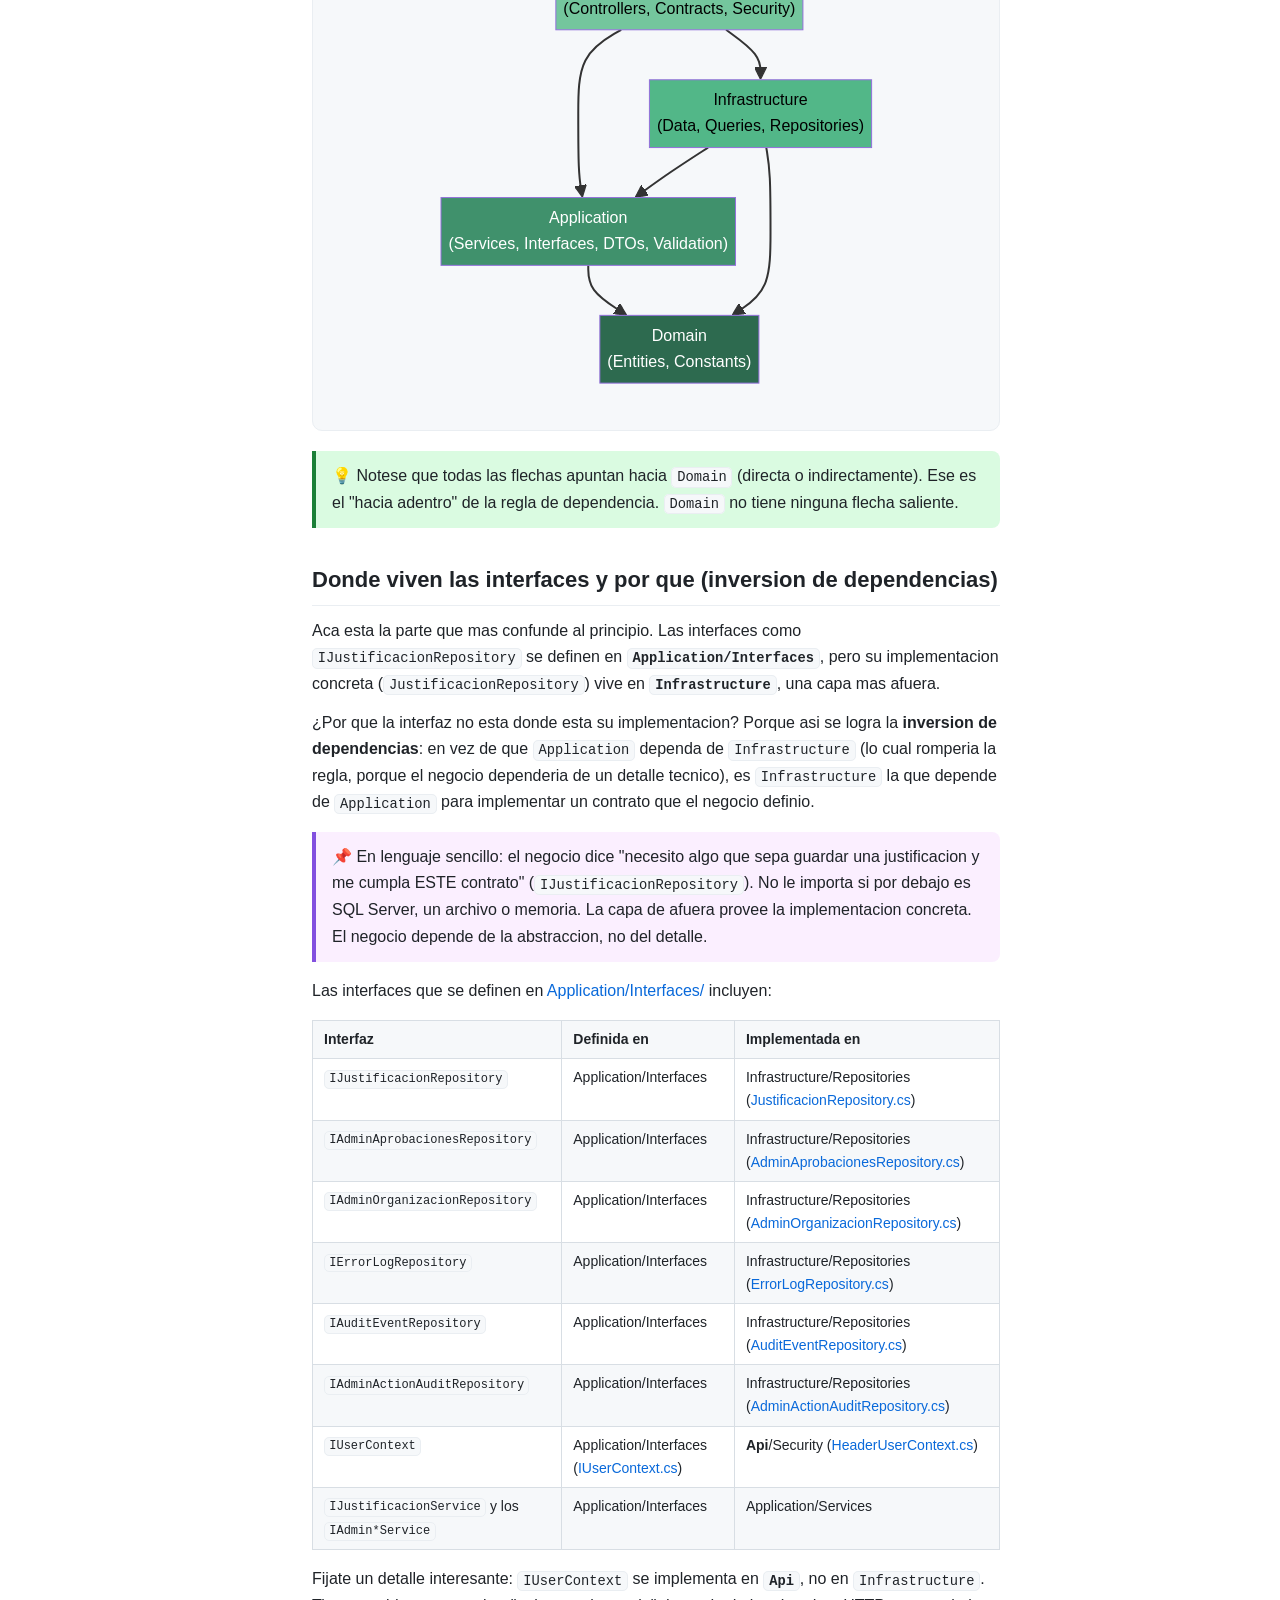
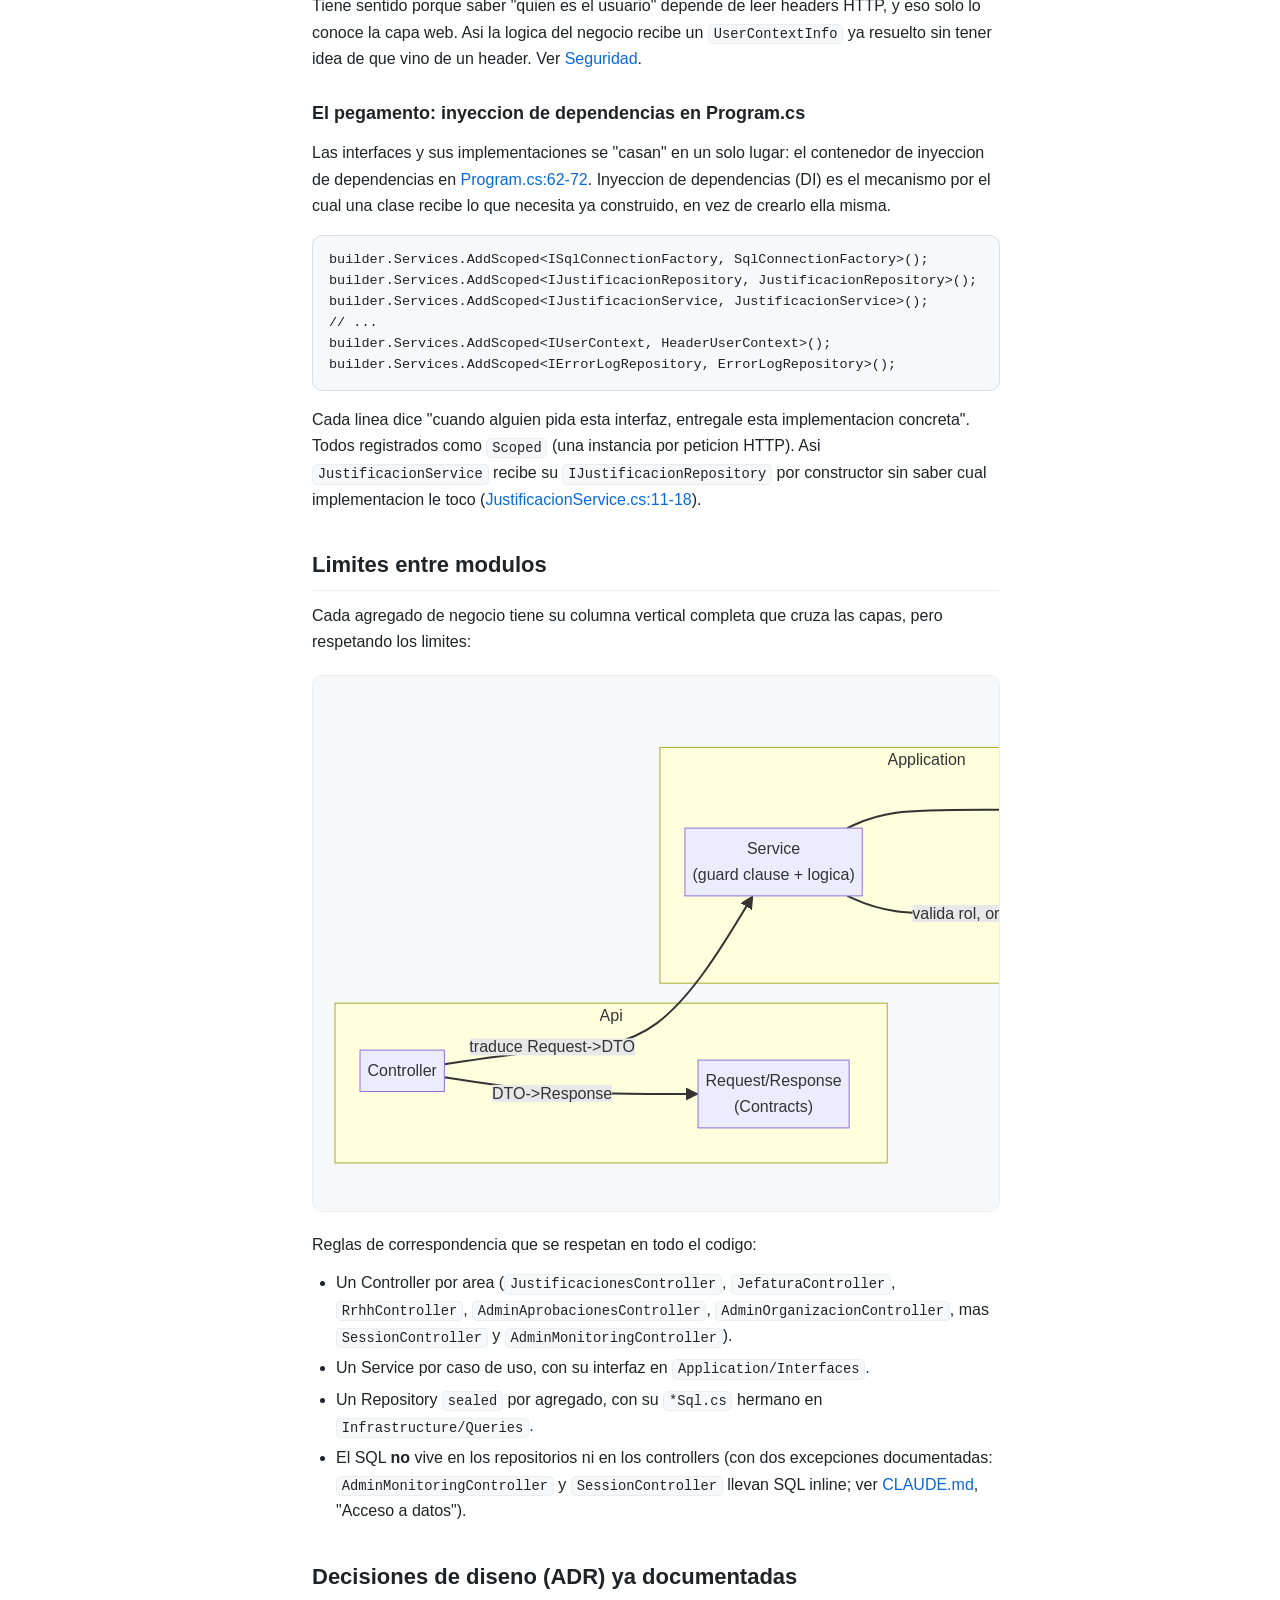
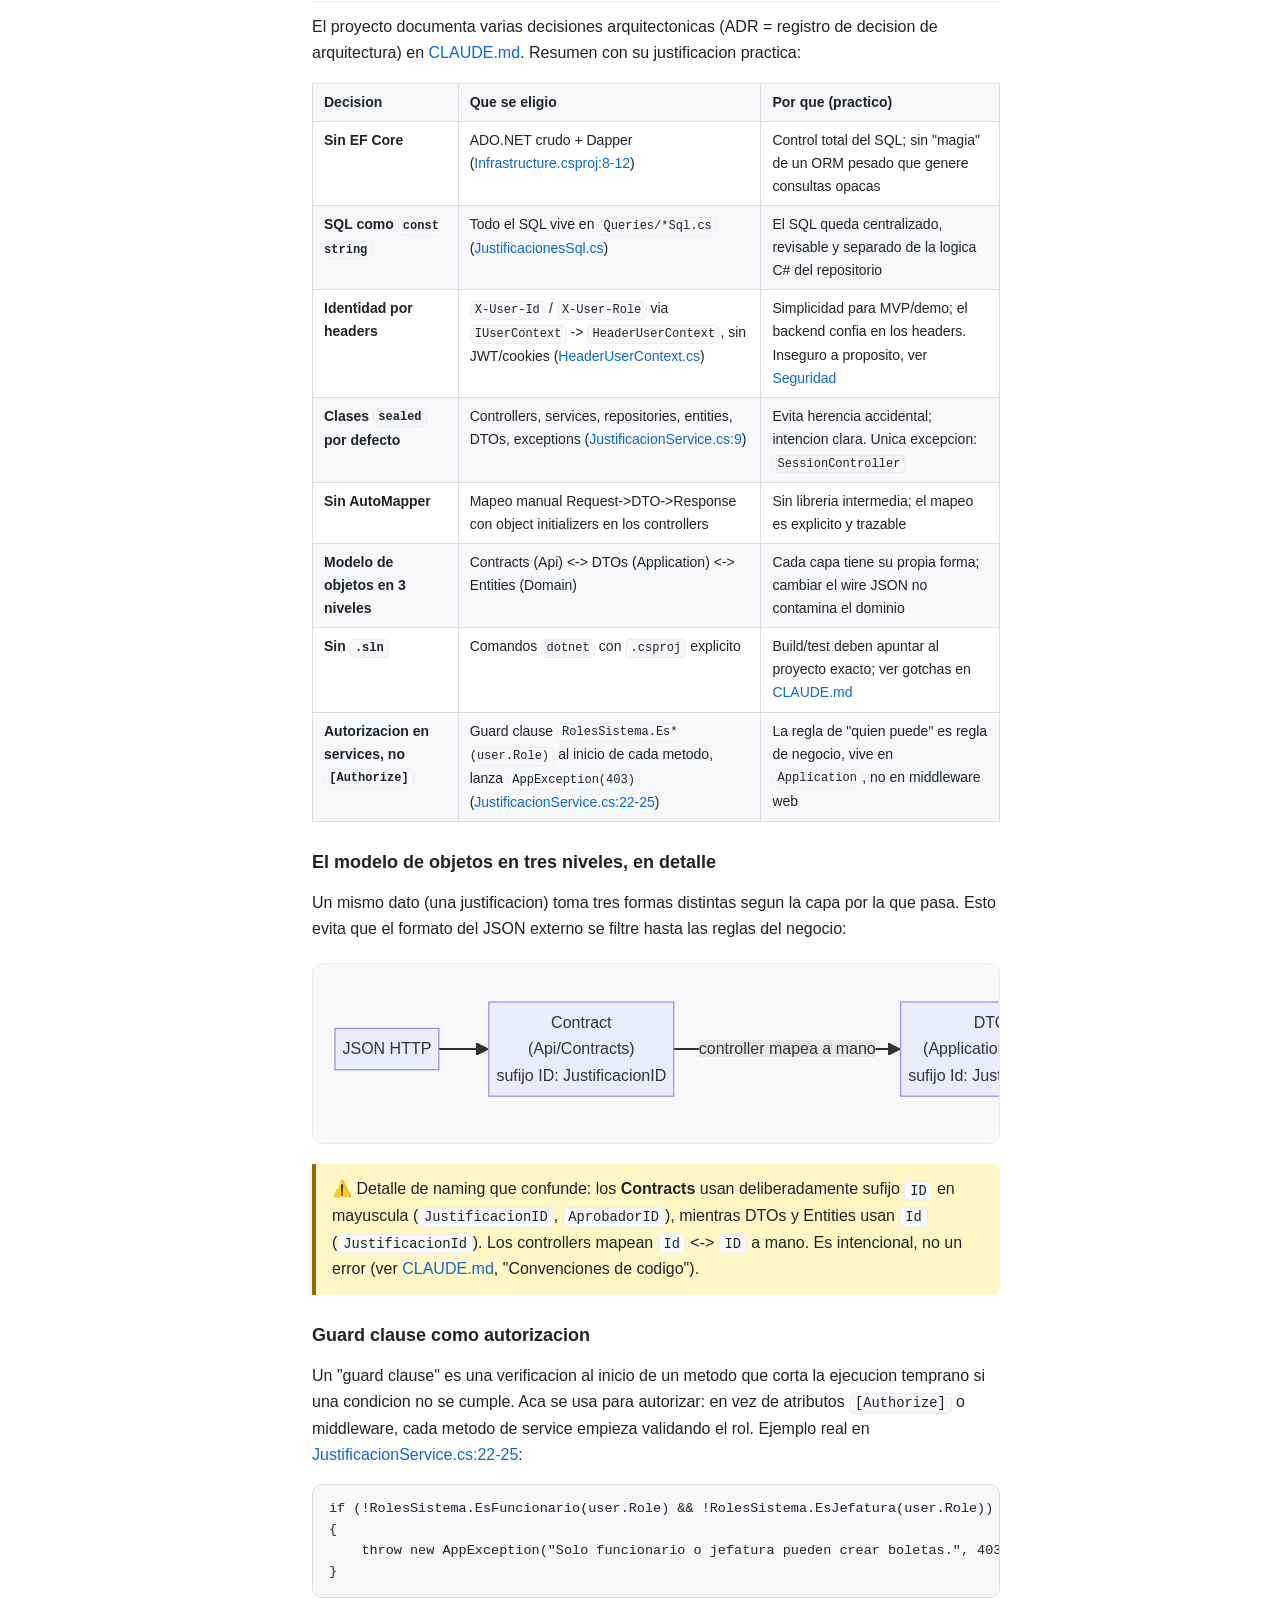
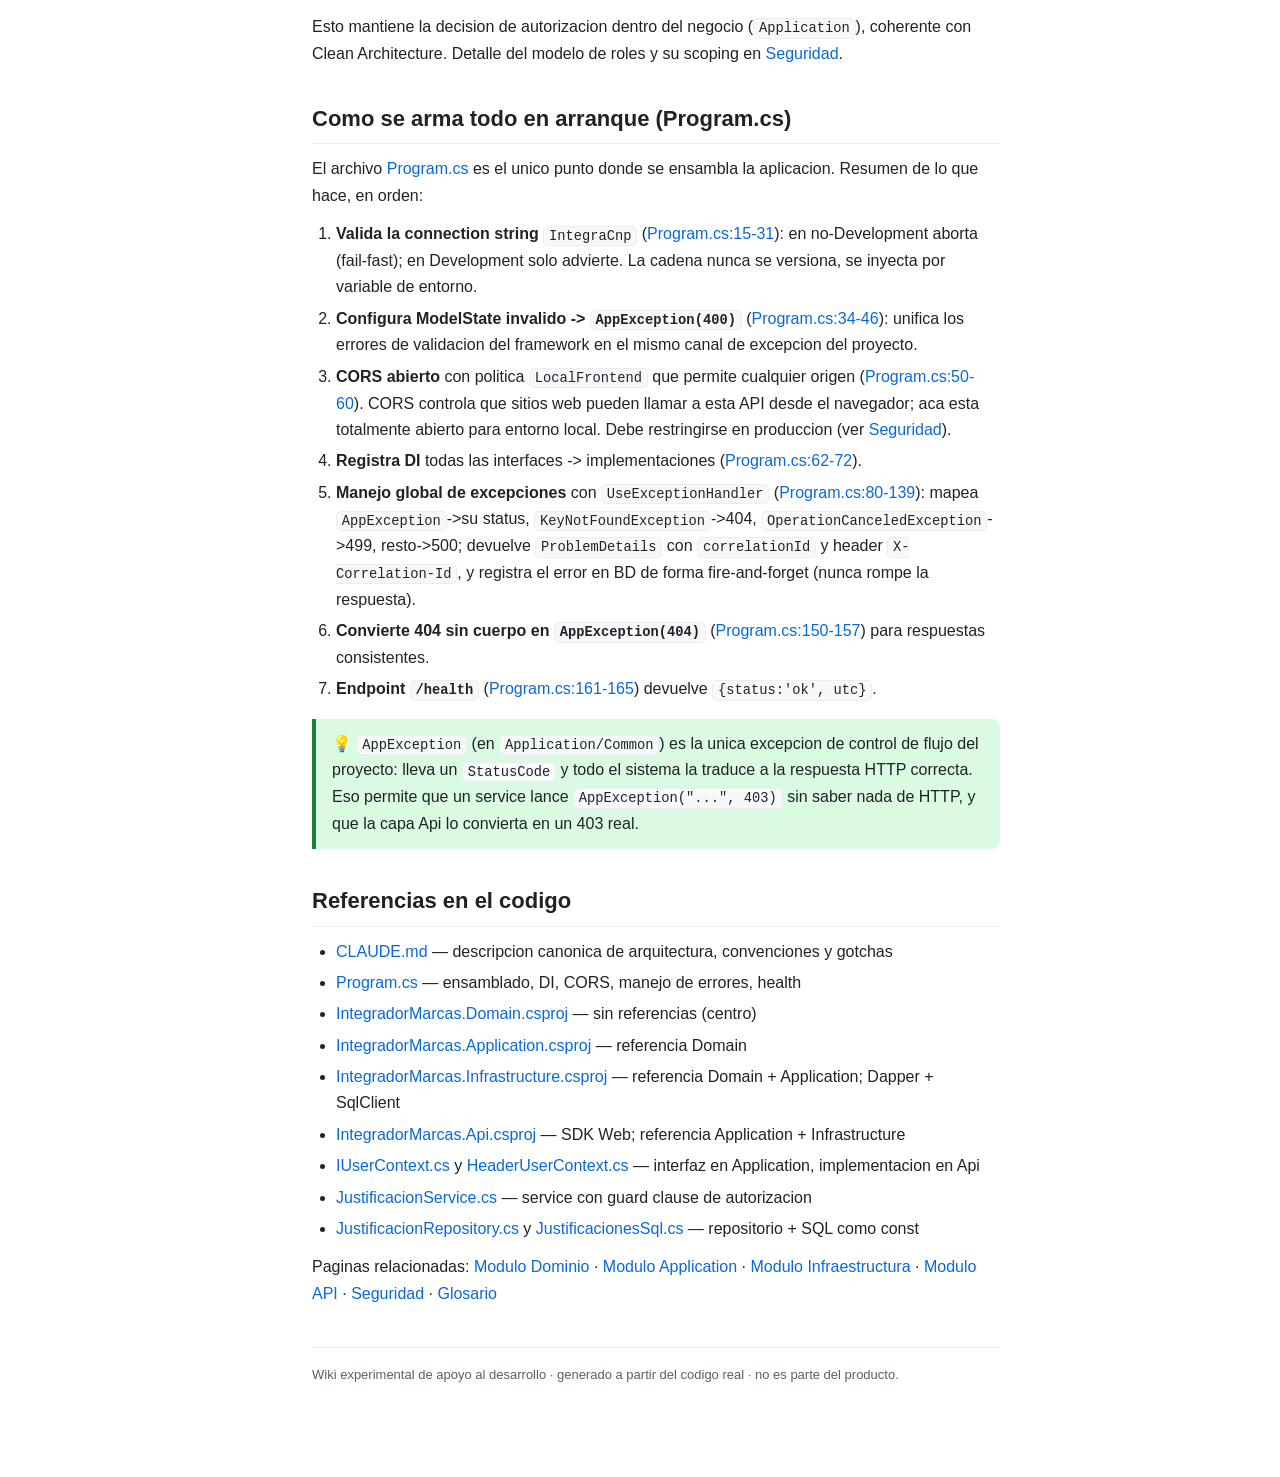
<file: deepwiki-local/arquitectura.html>
<!doctype html>
<html lang="es">
<head>
<meta charset="utf-8">
<meta name="viewport" content="width=device-width, initial-scale=1">
<title>Arquitectura y diseno · DeepWiki local SIFCNP</title>
<meta name="description" content="Clean Architecture, capas, dependencias y decisiones (ADR).">
<link rel="stylesheet" href="assets/styles.css">
</head>
<body>
<button class="menu-toggle" id="menu-toggle" aria-label="Abrir menu">☰</button>
<nav class="sidebar" aria-label="Navegacion del wiki">
<div class="brand"><a href="index.html"><span class="logo">📚</span><span><b>DeepWiki local</b><small>SIFCNP / INTEGRA_CNP</small></span></a></div>
<div class="search-box"><input type="search" id="wiki-search" placeholder="Buscar en el wiki..." autocomplete="off" aria-label="Buscar"><div id="search-results" class="search-results" hidden></div></div>
<div class="nav-group"><div class="nav-group-label">Inicio</div><ul>
<li><a href="index.html">Overview del proyecto</a></li>
</ul></div>
<div class="nav-group"><div class="nav-group-label">Arquitectura</div><ul>
<li><a href="arquitectura.html" class="active" aria-current="page">Arquitectura y diseno</a></li>
<li><a href="seguridad.html">Seguridad e identidad</a></li>
</ul></div>
<div class="nav-group"><div class="nav-group-label">Modulos (por capa)</div><ul>
<li><a href="modulo-frontend.html">Frontend (HTML/CSS/JS)</a></li>
<li><a href="modulo-api.html">Capa API (Controllers)</a></li>
<li><a href="modulo-application.html">Capa Application</a></li>
<li><a href="modulo-infraestructura.html">Capa Infrastructure</a></li>
<li><a href="modulo-dominio.html">Capa Domain</a></li>
</ul></div>
<div class="nav-group"><div class="nav-group-label">Datos y API</div><ul>
<li><a href="modelo-datos.html">Modelo de datos</a></li>
<li><a href="api.html">Referencia de API</a></li>
</ul></div>
<div class="nav-group"><div class="nav-group-label">Flujos internos</div><ul>
<li><a href="flujos.html">Flujos principales</a></li>
</ul></div>
<div class="nav-group"><div class="nav-group-label">Referencia</div><ul>
<li><a href="glosario.html">Glosario</a></li>
<li><a href="ask.html">Ask (proximamente)</a></li>
</ul></div>
</nav>
<main class="content">
<header class="page-head">
<nav class="breadcrumbs" aria-label="Ruta"><a href="index.html">Inicio</a><span class="sep">/</span><span>Arquitectura</span><span class="sep">/</span><span class="current">Arquitectura y diseno</span></nav>
<div class="page-head-row">
<h1>Arquitectura y diseno</h1>
<button class="theme-toggle" id="theme-toggle" title="Cambiar tema" aria-label="Cambiar tema claro/oscuro">🌓</button>
</div>
<p class="page-desc">Clean Architecture, capas, dependencias y decisiones (ADR).</p>
</header>
<div class="content-grid">
<article class="prose">
<h2 id="en-breve">En breve</h2>
<p>El backend de SIFCNP (proyecto <code>IntegradorMarcas</code>) esta organizado con <strong>Clean Architecture</strong>: una forma de partir el codigo en capas donde las reglas del negocio (que es una boleta, quien puede aprobarla) quedan separadas de los detalles tecnicos (SQL Server, HTTP, headers). La idea practica es que cambiar un detalle tecnico (por ejemplo, pasar de SQL Server a otra base) no obligue a tocar las reglas del negocio. Son cuatro proyectos <code>.csproj</code> (<code>Domain</code>, <code>Application</code>, <code>Infrastructure</code>, <code>Api</code>) que dependen unos de otros siempre <strong>hacia adentro</strong>, hacia el centro donde vive el negocio.</p>
<blockquote class="callout why">📌 En la practica: si manana cambia el motor de base de datos o la forma de autenticar, idealmente solo se toca la capa de afuera (<code>Infrastructure</code> o <code>Api</code>); el corazon de las reglas (<code>Domain</code> y <code>Application</code>) queda intacto.</blockquote>
<h2 id="que-es-clean-architecture-y-por-que-se-usa-aca">Que es Clean Architecture y por que se usa aca</h2>
<p>Clean Architecture es un patron de organizacion de codigo en circulos concentricos. El principio que lo gobierna es la <strong>regla de dependencia</strong>: el codigo de afuera (detalles, frameworks, base de datos) puede conocer y depender del codigo de adentro (reglas del negocio), <strong>pero nunca al reves</strong>. El centro no sabe que existe SQL Server, ni HTTP, ni Dapper.</p>
<p>En este proyecto eso se materializa en cuatro proyectos <code>.csproj</code>, y la regla de dependencia se hace cumplir a nivel de <code>&lt;ProjectReference&gt;</code> en cada archivo de proyecto. Si alguien intenta que <code>Domain</code> referencie <code>Infrastructure</code>, el <code>.csproj</code> no lo permite porque esa referencia no existe (y agregarla seria una violacion visible).</p>
<p>La descripcion canonica del proyecto esta en <a href="../CLAUDE.md">CLAUDE.md</a>, seccion "Arquitectura":</p>
<pre class="code"><code>Domain          (entidades, constantes; SIN referencias)
   ^
Application      (DTOs, Interfaces, Services, Validation, Common) -&gt; Domain
   ^
Infrastructure   (Data, Queries, Repositories)                    -&gt; Domain + Application
   ^
Api              (Controllers, Contracts, Security)               -&gt; Application + Infrastructure</code></pre>
<blockquote class="callout tip">💡 Tip de lectura del diagrama: la flecha <code>^</code> significa "depende de lo de abajo". <code>Api</code> depende de <code>Application</code> + <code>Infrastructure</code>; <code>Application</code> depende solo de <code>Domain</code>; <code>Domain</code> no depende de nadie.</blockquote>
<h2 id="las-cuatro-capas">Las cuatro capas</h2>
<p>Cada capa es un proyecto <code>.csproj</code> bajo <code>backend/src/</code>. Esta es la responsabilidad de cada una y a quien referencia, verificado contra los archivos de proyecto reales.</p>
<div class="table-wrap"><table><thead><tr><th>Capa (proyecto)</th><th>Que contiene</th><th>A quien referencia</th><th>Verificado en</th></tr></thead><tbody><tr><td><strong>Domain</strong></td><td>Entidades de negocio (<code>JustificacionEncabezado</code>, <code>JustificacionDetalle</code>), constantes (<code>RolesSistema</code>, <code>EstadoIds</code>)</td><td>A nadie (cero <code>ProjectReference</code>)</td><td><a href="../backend/src/IntegradorMarcas.Domain/IntegradorMarcas.Domain.csproj">IntegradorMarcas.Domain.csproj</a></td></tr><tr><td><strong>Application</strong></td><td>DTOs, Interfaces, Services, Validation, Common (<code>AppException</code>)</td><td><code>Domain</code></td><td><a href="../backend/src/IntegradorMarcas.Application/IntegradorMarcas.Application.csproj">IntegradorMarcas.Application.csproj:3-5</a></td></tr><tr><td><strong>Infrastructure</strong></td><td>Acceso a datos (<code>Data</code>, <code>Queries</code>, <code>Repositories</code>); paquetes Dapper + SqlClient</td><td><code>Domain</code> + <code>Application</code></td><td><a href="../backend/src/IntegradorMarcas.Infrastructure/IntegradorMarcas.Infrastructure.csproj">IntegradorMarcas.Infrastructure.csproj:3-6</a></td></tr><tr><td><strong>Api</strong></td><td>Controllers, Contracts (Requests/Responses), Security (headers); SDK Web + Swagger</td><td><code>Application</code> + <code>Infrastructure</code></td><td><a href="../backend/src/IntegradorMarcas.Api/IntegradorMarcas.Api.csproj">IntegradorMarcas.Api.csproj:14-17</a></td></tr></tbody></table></div>
<p>Los cuatro proyectos target <code>net8.0</code> con <code>Nullable</code> e <code>ImplicitUsings</code> habilitados (ver cualquiera de los <code>.csproj</code>). No hay archivo <code>.sln</code>: cada comando <code>dotnet</code> apunta a un <code>.csproj</code> explicito (ver <a href="../CLAUDE.md">CLAUDE.md</a>, "Comandos esenciales").</p>
<h3 id="domain-el-corazon-del-negocio">Domain — el corazon del negocio</h3>
<p>Lo que NO cambia aunque cambie la tecnologia. Aca viven las entidades como <a href="../backend/src/IntegradorMarcas.Domain/Entities/JustificacionEncabezado.cs">JustificacionEncabezado.cs</a> y <a href="../backend/src/IntegradorMarcas.Domain/Entities/JustificacionDetalle.cs">JustificacionDetalle.cs</a>, y las constantes del dominio como los roles (<a href="../backend/src/IntegradorMarcas.Domain/Constants/RolesSistema.cs">RolesSistema.cs</a>) y los IDs de estado (<a href="../backend/src/IntegradorMarcas.Domain/Constants/EstadoIds.cs">EstadoIds.cs</a>). Su <code>.csproj</code> no tiene ningun <code>ProjectReference</code>: es el unico proyecto que no depende de nada. Detalle completo en <a href="modulo-dominio.html">Modulo Dominio</a>.</p>
<h3 id="application-los-casos-de-uso-y-las-reglas">Application — los casos de uso y las reglas</h3>
<p>Coordina el flujo del negocio (crear boleta, aprobar, listar historico) y define <strong>las interfaces</strong> (los contratos) que la capa de afuera debe implementar. Contiene:</p>
<ul>
<li><strong>Services</strong> (<code>JustificacionService</code>, <code>AdminAprobacionesService</code>, <code>AdminOrganizacionService</code>): orquestan cada caso de uso.</li>
<li><strong>Interfaces</strong> (<code>IJustificacionRepository</code>, <code>IUserContext</code>, <code>IErrorLogRepository</code>, etc.): los contratos.</li>
<li><strong>DTOs</strong>: objetos de transporte entre capas.</li>
<li><strong>Validation</strong> (<code>JustificacionValidator</code>) y <strong>Common</strong> (<code>AppException</code>).</li>
</ul>
<p>Solo referencia <code>Domain</code>. Detalle completo en <a href="modulo-application.html">Modulo Application</a>.</p>
<h3 id="infrastructure-los-detalles-tecnicos-de-datos">Infrastructure — los detalles tecnicos de datos</h3>
<p>La implementacion concreta de "como hablar con SQL Server". Aca viven los repositorios (<code>JustificacionRepository</code>, <code>AdminAprobacionesRepository</code>, ...), la fabrica de conexiones (<code>SqlConnectionFactory</code>) y <strong>todo el SQL</strong> como <code>const string</code> en <code>Queries/*Sql.cs</code> (por ejemplo <a href="../backend/src/IntegradorMarcas.Infrastructure/Queries/JustificacionesSql.cs">JustificacionesSql.cs</a>). Trae los paquetes <code>Dapper</code> 2.1.72 y <code>Microsoft.Data.SqlClient</code> 7.0.0 (<a href="../backend/src/IntegradorMarcas.Infrastructure/IntegradorMarcas.Infrastructure.csproj">IntegradorMarcas.Infrastructure.csproj:8-12</a>). Detalle completo en <a href="modulo-infraestructura.html">Modulo Infraestructura</a>.</p>
<blockquote class="callout why">📌 Dapper es un "micro-ORM": una libreria liviana que ejecuta tu SQL escrito a mano y mapea las filas resultantes a objetos C#, sin generar SQL por vos (a diferencia de Entity Framework). Aca se eligio justamente para tener control total del SQL. Ver el glosario.</blockquote>
<h3 id="api-la-puerta-de-entrada-http">Api — la puerta de entrada HTTP</h3>
<p>El borde mas externo: recibe peticiones HTTP, traduce, delega a <code>Application</code> y devuelve respuestas. Contiene los Controllers, los Contracts (la forma exacta del JSON que viaja por el cable) y la seguridad por headers (<code>HeaderUserContext</code>). Es el unico proyecto con SDK <code>Microsoft.NET.Sdk.Web</code> (<a href="../backend/src/IntegradorMarcas.Api/IntegradorMarcas.Api.csproj">IntegradorMarcas.Api.csproj:1</a>) y referencia tanto <code>Application</code> como <code>Infrastructure</code>. Detalle completo en <a href="modulo-api.html">Modulo API</a>.</p>
<h2 id="diagrama-de-dependencias-entre-proyectos">Diagrama de dependencias entre proyectos</h2>
<div class="mermaid-wrap"><pre class="mermaid">graph TD
    Api["Api&lt;br/&gt;(Controllers, Contracts, Security)"]
    Infra["Infrastructure&lt;br/&gt;(Data, Queries, Repositories)"]
    App["Application&lt;br/&gt;(Services, Interfaces, DTOs, Validation)"]
    Dom["Domain&lt;br/&gt;(Entities, Constants)"]

    Api --&gt; App
    Api --&gt; Infra
    Infra --&gt; App
    Infra --&gt; Dom
    App --&gt; Dom

    style Dom fill:#2d6a4f,color:#fff
    style App fill:#40916c,color:#fff
    style Infra fill:#52b788,color:#000
    style Api fill:#74c69d,color:#000</pre></div>
<blockquote class="callout tip">💡 Notese que todas las flechas apuntan hacia <code>Domain</code> (directa o indirectamente). Ese es el "hacia adentro" de la regla de dependencia. <code>Domain</code> no tiene ninguna flecha saliente.</blockquote>
<h2 id="donde-viven-las-interfaces-y-por-que-inversion-de-dependencias">Donde viven las interfaces y por que (inversion de dependencias)</h2>
<p>Aca esta la parte que mas confunde al principio. Las interfaces como <code>IJustificacionRepository</code> se definen en <strong><code>Application/Interfaces</code></strong>, pero su implementacion concreta (<code>JustificacionRepository</code>) vive en <strong><code>Infrastructure</code></strong>, una capa mas afuera.</p>
<p>¿Por que la interfaz no esta donde esta su implementacion? Porque asi se logra la <strong>inversion de dependencias</strong>: en vez de que <code>Application</code> dependa de <code>Infrastructure</code> (lo cual romperia la regla, porque el negocio dependeria de un detalle tecnico), es <code>Infrastructure</code> la que depende de <code>Application</code> para implementar un contrato que el negocio definio.</p>
<blockquote class="callout why">📌 En lenguaje sencillo: el negocio dice "necesito algo que sepa guardar una justificacion y me cumpla ESTE contrato" (<code>IJustificacionRepository</code>). No le importa si por debajo es SQL Server, un archivo o memoria. La capa de afuera provee la implementacion concreta. El negocio depende de la abstraccion, no del detalle.</blockquote>
<p>Las interfaces que se definen en <a href="../backend/src/IntegradorMarcas.Application/Interfaces/IJustificacionRepository.cs">Application/Interfaces/</a> incluyen:</p>
<div class="table-wrap"><table><thead><tr><th>Interfaz</th><th>Definida en</th><th>Implementada en</th></tr></thead><tbody><tr><td><code>IJustificacionRepository</code></td><td>Application/Interfaces</td><td>Infrastructure/Repositories (<a href="../backend/src/IntegradorMarcas.Infrastructure/Repositories/JustificacionRepository.cs">JustificacionRepository.cs</a>)</td></tr><tr><td><code>IAdminAprobacionesRepository</code></td><td>Application/Interfaces</td><td>Infrastructure/Repositories (<a href="../backend/src/IntegradorMarcas.Infrastructure/Repositories/AdminAprobacionesRepository.cs">AdminAprobacionesRepository.cs</a>)</td></tr><tr><td><code>IAdminOrganizacionRepository</code></td><td>Application/Interfaces</td><td>Infrastructure/Repositories (<a href="../backend/src/IntegradorMarcas.Infrastructure/Repositories/AdminOrganizacionRepository.cs">AdminOrganizacionRepository.cs</a>)</td></tr><tr><td><code>IErrorLogRepository</code></td><td>Application/Interfaces</td><td>Infrastructure/Repositories (<a href="../backend/src/IntegradorMarcas.Infrastructure/Repositories/ErrorLogRepository.cs">ErrorLogRepository.cs</a>)</td></tr><tr><td><code>IAuditEventRepository</code></td><td>Application/Interfaces</td><td>Infrastructure/Repositories (<a href="../backend/src/IntegradorMarcas.Infrastructure/Repositories/AuditEventRepository.cs">AuditEventRepository.cs</a>)</td></tr><tr><td><code>IAdminActionAuditRepository</code></td><td>Application/Interfaces</td><td>Infrastructure/Repositories (<a href="../backend/src/IntegradorMarcas.Infrastructure/Repositories/AdminActionAuditRepository.cs">AdminActionAuditRepository.cs</a>)</td></tr><tr><td><code>IUserContext</code></td><td>Application/Interfaces (<a href="../backend/src/IntegradorMarcas.Application/Interfaces/IUserContext.cs">IUserContext.cs</a>)</td><td><strong>Api</strong>/Security (<a href="../backend/src/IntegradorMarcas.Api/Security/HeaderUserContext.cs">HeaderUserContext.cs</a>)</td></tr><tr><td><code>IJustificacionService</code> y los <code>IAdmin*Service</code></td><td>Application/Interfaces</td><td>Application/Services</td></tr></tbody></table></div>
<p>Fijate un detalle interesante: <code>IUserContext</code> se implementa en <strong><code>Api</code></strong>, no en <code>Infrastructure</code>. Tiene sentido porque saber "quien es el usuario" depende de leer headers HTTP, y eso solo lo conoce la capa web. Asi la logica del negocio recibe un <code>UserContextInfo</code> ya resuelto sin tener idea de que vino de un header. Ver <a href="seguridad.html">Seguridad</a>.</p>
<h3 id="el-pegamento-inyeccion-de-dependencias-en-program-cs">El pegamento: inyeccion de dependencias en Program.cs</h3>
<p>Las interfaces y sus implementaciones se "casan" en un solo lugar: el contenedor de inyeccion de dependencias en <a href="../backend/src/IntegradorMarcas.Api/Program.cs">Program.cs:62-72</a>. Inyeccion de dependencias (DI) es el mecanismo por el cual una clase recibe lo que necesita ya construido, en vez de crearlo ella misma.</p>
<pre class="code"><code class="language-cs">builder.Services.AddScoped&lt;ISqlConnectionFactory, SqlConnectionFactory&gt;();
builder.Services.AddScoped&lt;IJustificacionRepository, JustificacionRepository&gt;();
builder.Services.AddScoped&lt;IJustificacionService, JustificacionService&gt;();
// ...
builder.Services.AddScoped&lt;IUserContext, HeaderUserContext&gt;();
builder.Services.AddScoped&lt;IErrorLogRepository, ErrorLogRepository&gt;();</code></pre>
<p>Cada linea dice "cuando alguien pida esta interfaz, entregale esta implementacion concreta". Todos registrados como <code>Scoped</code> (una instancia por peticion HTTP). Asi <code>JustificacionService</code> recibe su <code>IJustificacionRepository</code> por constructor sin saber cual implementacion le toco (<a href="../backend/src/IntegradorMarcas.Application/Services/JustificacionService.cs">JustificacionService.cs:11-18</a>).</p>
<h2 id="limites-entre-modulos">Limites entre modulos</h2>
<p>Cada agregado de negocio tiene su columna vertical completa que cruza las capas, pero respetando los limites:</p>
<div class="mermaid-wrap"><pre class="mermaid">graph LR
    subgraph Api
        C["Controller"]
        Req["Request/Response&lt;br/&gt;(Contracts)"]
    end
    subgraph Application
        S["Service&lt;br/&gt;(guard clause + logica)"]
        D["DTO"]
        I["IRepository&lt;br/&gt;(interfaz)"]
    end
    subgraph Infrastructure
        R["Repository&lt;br/&gt;(implementacion)"]
        Q["*Sql.cs&lt;br/&gt;(SQL const)"]
    end
    subgraph Domain
        E["Entity"]
    end
    DB[("SQL Server&lt;br/&gt;INTEGRA_CNP")]

    C --&gt;|"traduce Request-&gt;DTO"| S
    S --&gt;|"valida rol, orquesta"| I
    I -.implementado por.-&gt; R
    R --&gt; Q
    Q --&gt; DB
    S --&gt; D
    R --&gt; E
    C --&gt;|"DTO-&gt;Response"| Req</pre></div>
<p>Reglas de correspondencia que se respetan en todo el codigo:</p>
<ul>
<li>Un Controller por area (<code>JustificacionesController</code>, <code>JefaturaController</code>, <code>RrhhController</code>, <code>AdminAprobacionesController</code>, <code>AdminOrganizacionController</code>, mas <code>SessionController</code> y <code>AdminMonitoringController</code>).</li>
<li>Un Service por caso de uso, con su interfaz en <code>Application/Interfaces</code>.</li>
<li>Un Repository <code>sealed</code> por agregado, con su <code>*Sql.cs</code> hermano en <code>Infrastructure/Queries</code>.</li>
<li>El SQL <strong>no</strong> vive en los repositorios ni en los controllers (con dos excepciones documentadas: <code>AdminMonitoringController</code> y <code>SessionController</code> llevan SQL inline; ver <a href="../CLAUDE.md">CLAUDE.md</a>, "Acceso a datos").</li>
</ul>
<h2 id="decisiones-de-diseno-adr-ya-documentadas">Decisiones de diseno (ADR) ya documentadas</h2>
<p>El proyecto documenta varias decisiones arquitectonicas (ADR = registro de decision de arquitectura) en <a href="../CLAUDE.md">CLAUDE.md</a>. Resumen con su justificacion practica:</p>
<div class="table-wrap"><table><thead><tr><th>Decision</th><th>Que se eligio</th><th>Por que (practico)</th></tr></thead><tbody><tr><td><strong>Sin EF Core</strong></td><td>ADO.NET crudo + Dapper (<a href="../backend/src/IntegradorMarcas.Infrastructure/IntegradorMarcas.Infrastructure.csproj">Infrastructure.csproj:8-12</a>)</td><td>Control total del SQL; sin "magia" de un ORM pesado que genere consultas opacas</td></tr><tr><td><strong>SQL como <code>const string</code></strong></td><td>Todo el SQL vive en <code>Queries/*Sql.cs</code> (<a href="../backend/src/IntegradorMarcas.Infrastructure/Queries/JustificacionesSql.cs">JustificacionesSql.cs</a>)</td><td>El SQL queda centralizado, revisable y separado de la logica C# del repositorio</td></tr><tr><td><strong>Identidad por headers</strong></td><td><code>X-User-Id</code> / <code>X-User-Role</code> via <code>IUserContext</code> -&gt; <code>HeaderUserContext</code>, sin JWT/cookies (<a href="../backend/src/IntegradorMarcas.Api/Security/HeaderUserContext.cs">HeaderUserContext.cs</a>)</td><td>Simplicidad para MVP/demo; el backend confia en los headers. Inseguro a proposito, ver <a href="seguridad.html">Seguridad</a></td></tr><tr><td><strong>Clases <code>sealed</code> por defecto</strong></td><td>Controllers, services, repositories, entities, DTOs, exceptions (<a href="../backend/src/IntegradorMarcas.Application/Services/JustificacionService.cs">JustificacionService.cs:9</a>)</td><td>Evita herencia accidental; intencion clara. Unica excepcion: <code>SessionController</code></td></tr><tr><td><strong>Sin AutoMapper</strong></td><td>Mapeo manual Request-&gt;DTO-&gt;Response con object initializers en los controllers</td><td>Sin libreria intermedia; el mapeo es explicito y trazable</td></tr><tr><td><strong>Modelo de objetos en 3 niveles</strong></td><td>Contracts (Api) &lt;-&gt; DTOs (Application) &lt;-&gt; Entities (Domain)</td><td>Cada capa tiene su propia forma; cambiar el wire JSON no contamina el dominio</td></tr><tr><td><strong>Sin <code>.sln</code></strong></td><td>Comandos <code>dotnet</code> con <code>.csproj</code> explicito</td><td>Build/test deben apuntar al proyecto exacto; ver gotchas en <a href="../CLAUDE.md">CLAUDE.md</a></td></tr><tr><td><strong>Autorizacion en services, no <code>[Authorize]</code></strong></td><td>Guard clause <code>RolesSistema.Es*(user.Role)</code> al inicio de cada metodo, lanza <code>AppException(403)</code> (<a href="../backend/src/IntegradorMarcas.Application/Services/JustificacionService.cs">JustificacionService.cs:22-25</a>)</td><td>La regla de "quien puede" es regla de negocio, vive en <code>Application</code>, no en middleware web</td></tr></tbody></table></div>
<h3 id="el-modelo-de-objetos-en-tres-niveles-en-detalle">El modelo de objetos en tres niveles, en detalle</h3>
<p>Un mismo dato (una justificacion) toma tres formas distintas segun la capa por la que pasa. Esto evita que el formato del JSON externo se filtre hasta las reglas del negocio:</p>
<div class="mermaid-wrap"><pre class="mermaid">graph LR
    Wire["JSON HTTP"] --&gt; Contract["Contract&lt;br/&gt;(Api/Contracts)&lt;br/&gt;sufijo ID: JustificacionID"]
    Contract --&gt;|"controller mapea a mano"| DTO["DTO&lt;br/&gt;(Application/DTOs)&lt;br/&gt;sufijo Id: JustificacionId"]
    DTO --&gt; Service["Service usa DTO"]
    Service --&gt; Entity["Entity&lt;br/&gt;(Domain/Entities)&lt;br/&gt;JustificacionEncabezado"]</pre></div>
<blockquote class="callout warn">⚠️ Detalle de naming que confunde: los <strong>Contracts</strong> usan deliberadamente sufijo <code>ID</code> en mayuscula (<code>JustificacionID</code>, <code>AprobadorID</code>), mientras DTOs y Entities usan <code>Id</code> (<code>JustificacionId</code>). Los controllers mapean <code>Id</code> &lt;-&gt; <code>ID</code> a mano. Es intencional, no un error (ver <a href="../CLAUDE.md">CLAUDE.md</a>, "Convenciones de codigo").</blockquote>
<h3 id="guard-clause-como-autorizacion">Guard clause como autorizacion</h3>
<p>Un "guard clause" es una verificacion al inicio de un metodo que corta la ejecucion temprano si una condicion no se cumple. Aca se usa para autorizar: en vez de atributos <code>[Authorize]</code> o middleware, cada metodo de service empieza validando el rol. Ejemplo real en <a href="../backend/src/IntegradorMarcas.Application/Services/JustificacionService.cs">JustificacionService.cs:22-25</a>:</p>
<pre class="code"><code class="language-cs">if (!RolesSistema.EsFuncionario(user.Role) &amp;&amp; !RolesSistema.EsJefatura(user.Role))
{
    throw new AppException("Solo funcionario o jefatura pueden crear boletas.", 403);
}</code></pre>
<p>Esto mantiene la decision de autorizacion dentro del negocio (<code>Application</code>), coherente con Clean Architecture. Detalle del modelo de roles y su scoping en <a href="seguridad.html">Seguridad</a>.</p>
<h2 id="como-se-arma-todo-en-arranque-program-cs">Como se arma todo en arranque (Program.cs)</h2>
<p>El archivo <a href="../backend/src/IntegradorMarcas.Api/Program.cs">Program.cs</a> es el unico punto donde se ensambla la aplicacion. Resumen de lo que hace, en orden:</p>
<ol>
<li><strong>Valida la connection string</strong> <code>IntegraCnp</code> (<a href="../backend/src/IntegradorMarcas.Api/Program.cs">Program.cs:15-31</a>): en no-Development aborta (fail-fast); en Development solo advierte. La cadena nunca se versiona, se inyecta por variable de entorno.</li>
<li><strong>Configura ModelState invalido -&gt; <code>AppException(400)</code></strong> (<a href="../backend/src/IntegradorMarcas.Api/Program.cs">Program.cs:34-46</a>): unifica los errores de validacion del framework en el mismo canal de excepcion del proyecto.</li>
<li><strong>CORS abierto</strong> con politica <code>LocalFrontend</code> que permite cualquier origen (<a href="../backend/src/IntegradorMarcas.Api/Program.cs">Program.cs:50-60</a>). CORS controla que sitios web pueden llamar a esta API desde el navegador; aca esta totalmente abierto para entorno local. Debe restringirse en produccion (ver <a href="seguridad.html">Seguridad</a>).</li>
<li><strong>Registra DI</strong> todas las interfaces -&gt; implementaciones (<a href="../backend/src/IntegradorMarcas.Api/Program.cs">Program.cs:62-72</a>).</li>
<li><strong>Manejo global de excepciones</strong> con <code>UseExceptionHandler</code> (<a href="../backend/src/IntegradorMarcas.Api/Program.cs">Program.cs:80-139</a>): mapea <code>AppException</code>-&gt;su status, <code>KeyNotFoundException</code>-&gt;404, <code>OperationCanceledException</code>-&gt;499, resto-&gt;500; devuelve <code>ProblemDetails</code> con <code>correlationId</code> y header <code>X-Correlation-Id</code>, y registra el error en BD de forma fire-and-forget (nunca rompe la respuesta).</li>
<li><strong>Convierte 404 sin cuerpo en <code>AppException(404)</code></strong> (<a href="../backend/src/IntegradorMarcas.Api/Program.cs">Program.cs:150-157</a>) para respuestas consistentes.</li>
<li><strong>Endpoint <code>/health</code></strong> (<a href="../backend/src/IntegradorMarcas.Api/Program.cs">Program.cs:161-165</a>) devuelve <code>{status:'ok', utc}</code>.</li>
</ol>
<blockquote class="callout tip">💡 <code>AppException</code> (en <code>Application/Common</code>) es la unica excepcion de control de flujo del proyecto: lleva un <code>StatusCode</code> y todo el sistema la traduce a la respuesta HTTP correcta. Eso permite que un service lance <code>AppException("...", 403)</code> sin saber nada de HTTP, y que la capa Api lo convierta en un 403 real.</blockquote>
<h2 id="referencias-en-el-codigo">Referencias en el codigo</h2>
<ul>
<li><a href="../CLAUDE.md">CLAUDE.md</a> — descripcion canonica de arquitectura, convenciones y gotchas</li>
<li><a href="../backend/src/IntegradorMarcas.Api/Program.cs">Program.cs</a> — ensamblado, DI, CORS, manejo de errores, health</li>
<li><a href="../backend/src/IntegradorMarcas.Domain/IntegradorMarcas.Domain.csproj">IntegradorMarcas.Domain.csproj</a> — sin referencias (centro)</li>
<li><a href="../backend/src/IntegradorMarcas.Application/IntegradorMarcas.Application.csproj">IntegradorMarcas.Application.csproj</a> — referencia Domain</li>
<li><a href="../backend/src/IntegradorMarcas.Infrastructure/IntegradorMarcas.Infrastructure.csproj">IntegradorMarcas.Infrastructure.csproj</a> — referencia Domain + Application; Dapper + SqlClient</li>
<li><a href="../backend/src/IntegradorMarcas.Api/IntegradorMarcas.Api.csproj">IntegradorMarcas.Api.csproj</a> — SDK Web; referencia Application + Infrastructure</li>
<li><a href="../backend/src/IntegradorMarcas.Application/Interfaces/IUserContext.cs">IUserContext.cs</a> y <a href="../backend/src/IntegradorMarcas.Api/Security/HeaderUserContext.cs">HeaderUserContext.cs</a> — interfaz en Application, implementacion en Api</li>
<li><a href="../backend/src/IntegradorMarcas.Application/Services/JustificacionService.cs">JustificacionService.cs</a> — service con guard clause de autorizacion</li>
<li><a href="../backend/src/IntegradorMarcas.Infrastructure/Repositories/JustificacionRepository.cs">JustificacionRepository.cs</a> y <a href="../backend/src/IntegradorMarcas.Infrastructure/Queries/JustificacionesSql.cs">JustificacionesSql.cs</a> — repositorio + SQL como const</li>
</ul>
<p>Paginas relacionadas: <a href="modulo-dominio.html">Modulo Dominio</a> · <a href="modulo-application.html">Modulo Application</a> · <a href="modulo-infraestructura.html">Modulo Infraestructura</a> · <a href="modulo-api.html">Modulo API</a> · <a href="seguridad.html">Seguridad</a> · <a href="glosario.html">Glosario</a></p>

<footer class="page-foot">Wiki experimental de apoyo al desarrollo · generado a partir del codigo real · no es parte del producto.</footer>
</article>
<aside class="toc" aria-label="En esta pagina"><div class="toc-title">En esta pagina</div><ul><li><a href="#en-breve">En breve</a></li><li><a href="#que-es-clean-architecture-y-por-que-se-usa-aca">Que es Clean Architecture y por que se usa aca</a></li><li><a href="#las-cuatro-capas">Las cuatro capas</a></li><li><a href="#diagrama-de-dependencias-entre-proyectos">Diagrama de dependencias entre proyectos</a></li><li><a href="#donde-viven-las-interfaces-y-por-que-inversion-de-dependencias">Donde viven las interfaces y por que (inversion de dependencias)</a></li><li><a href="#limites-entre-modulos">Limites entre modulos</a></li><li><a href="#decisiones-de-diseno-adr-ya-documentadas">Decisiones de diseno (ADR) ya documentadas</a></li><li><a href="#como-se-arma-todo-en-arranque-program-cs">Como se arma todo en arranque (Program.cs)</a></li><li><a href="#referencias-en-el-codigo">Referencias en el codigo</a></li></ul></aside>
</div>
</main>
<script src="assets/mermaid.min.js"></script>
<script src="assets/search-index.js"></script>
<script src="assets/wiki.js"></script>
</body>
</html>
</file>
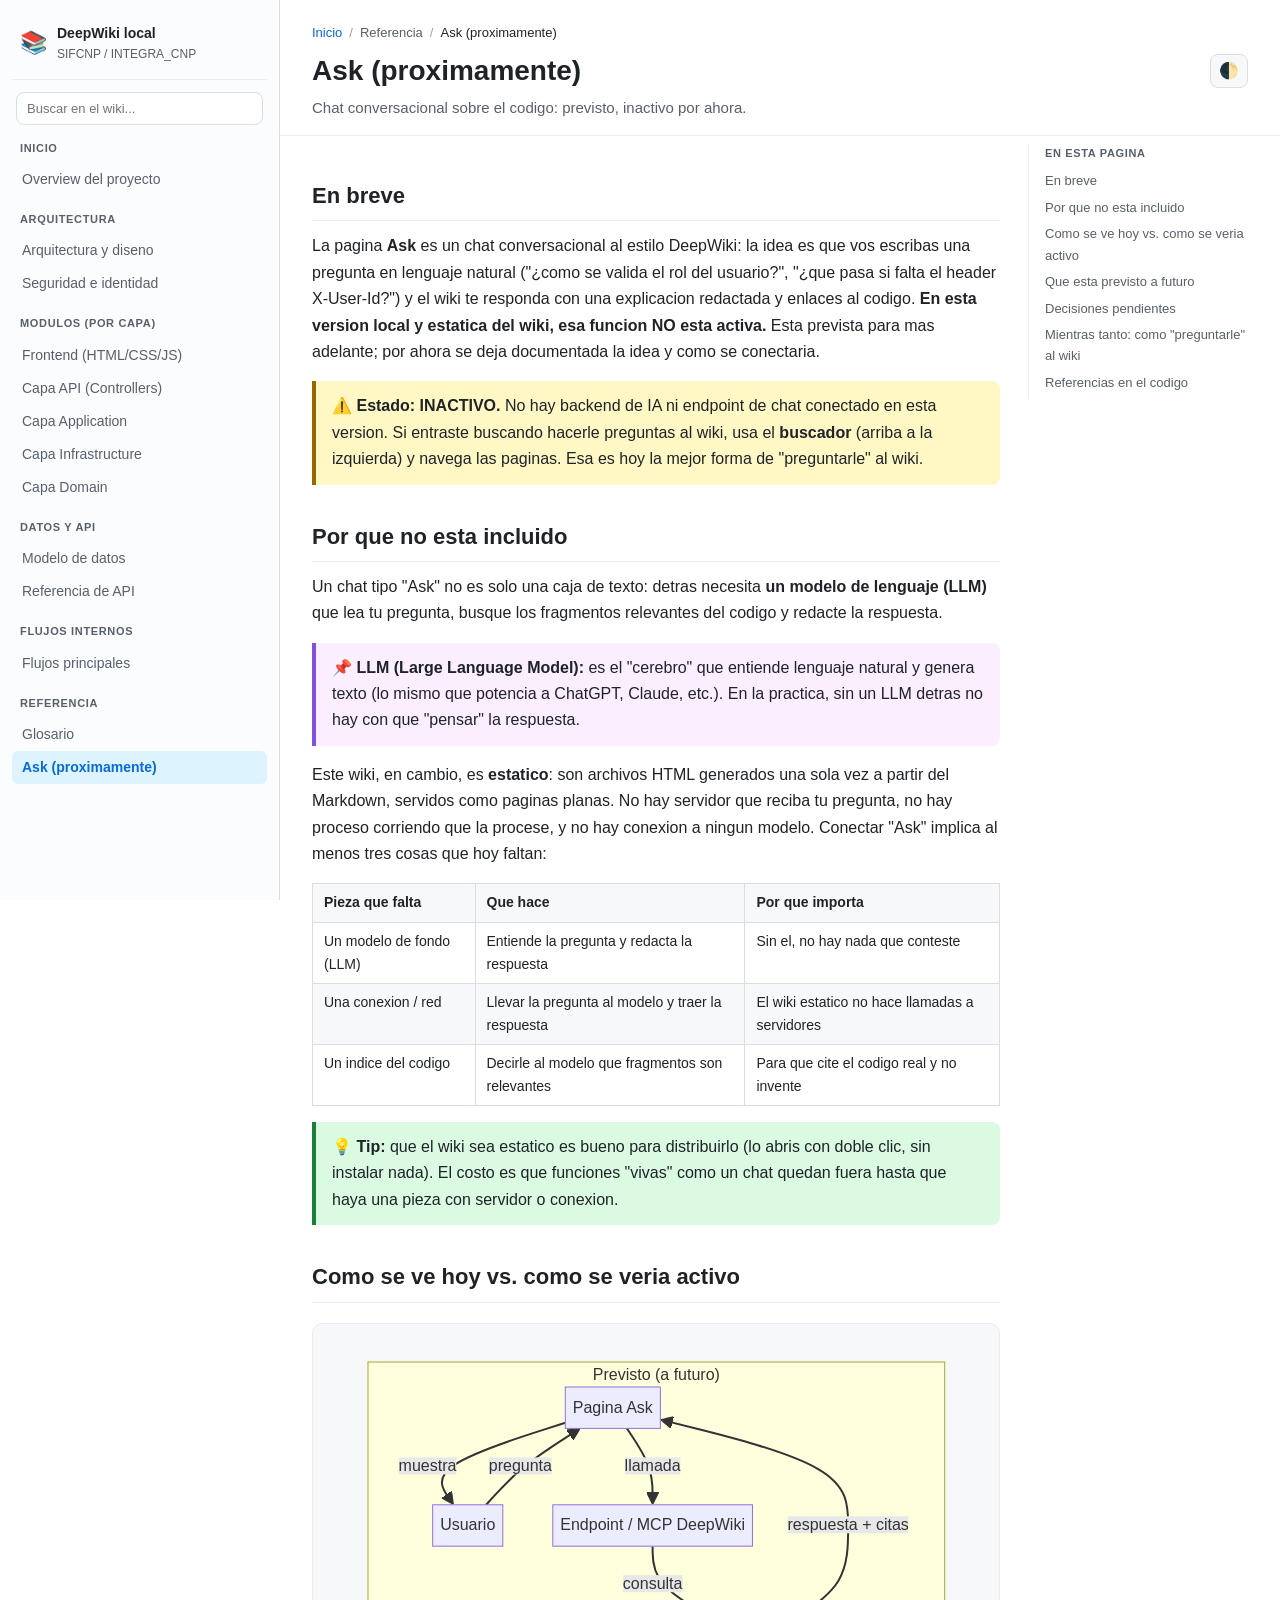
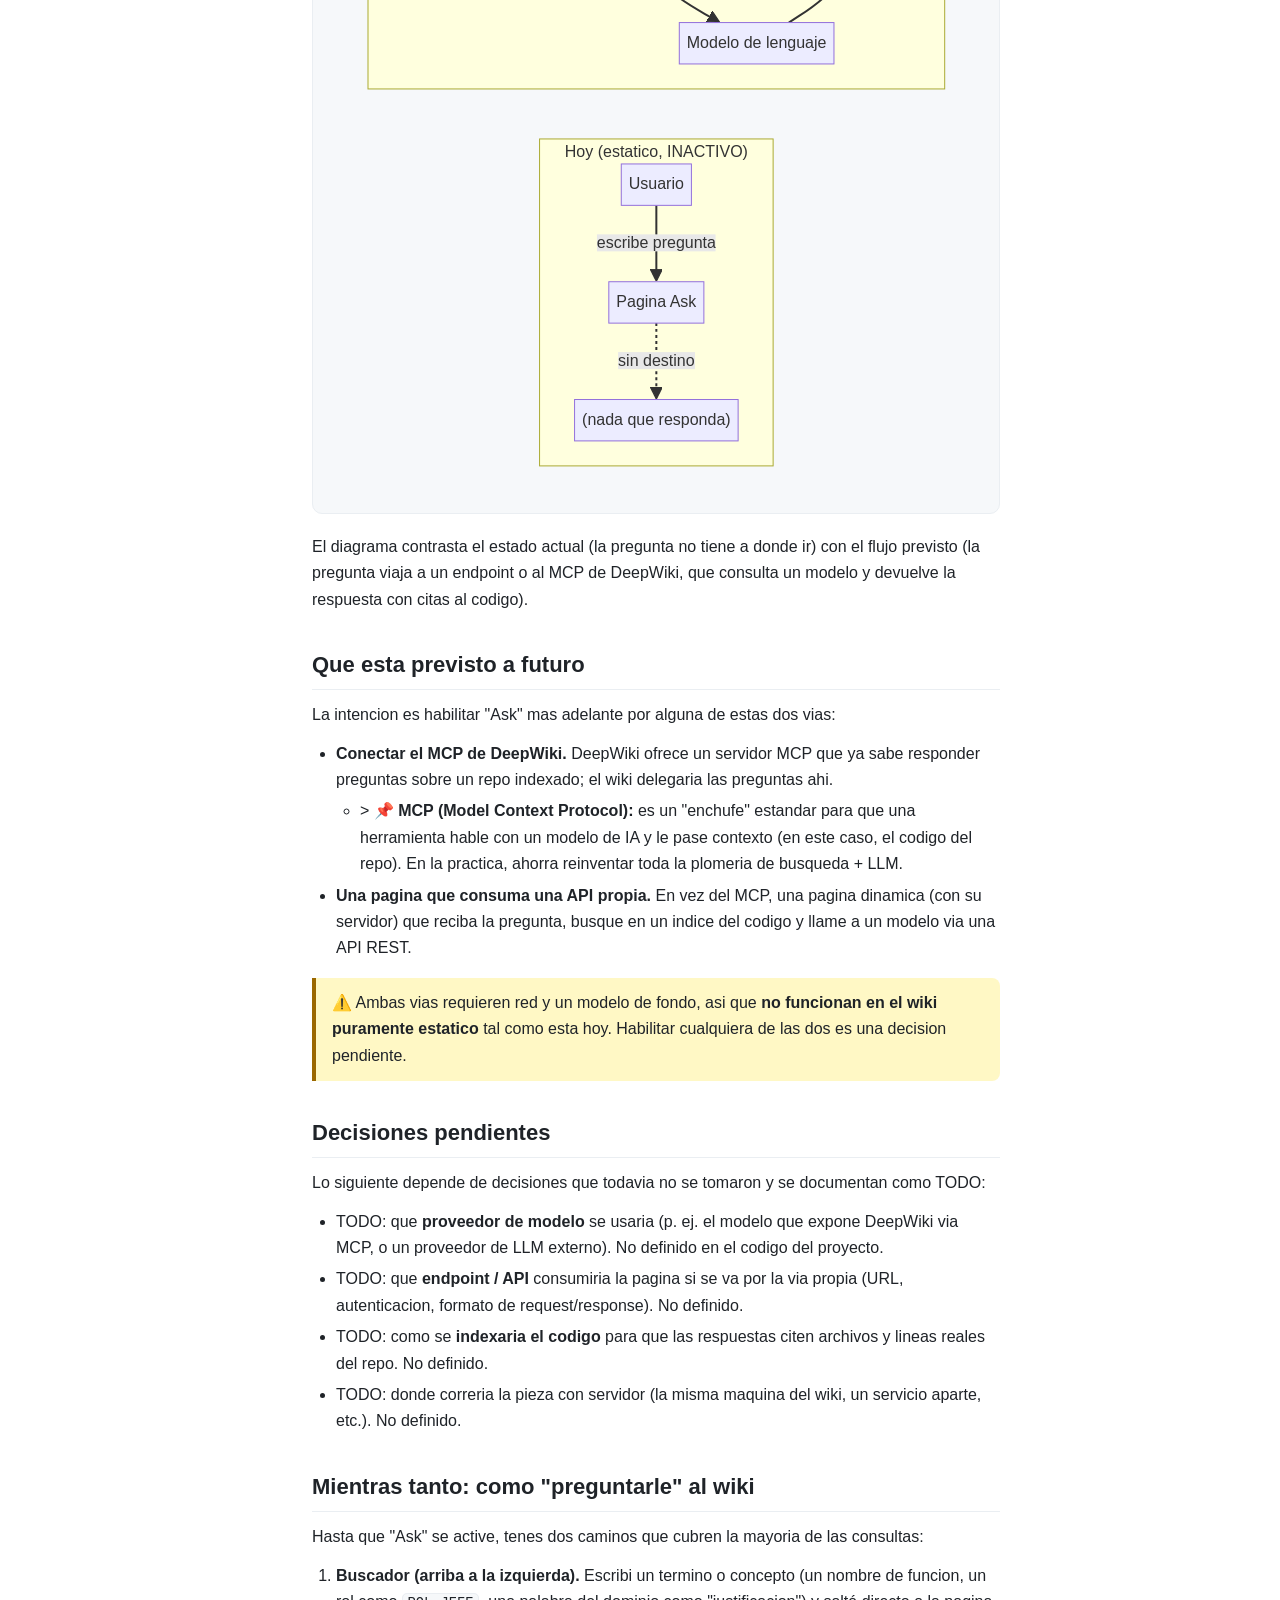
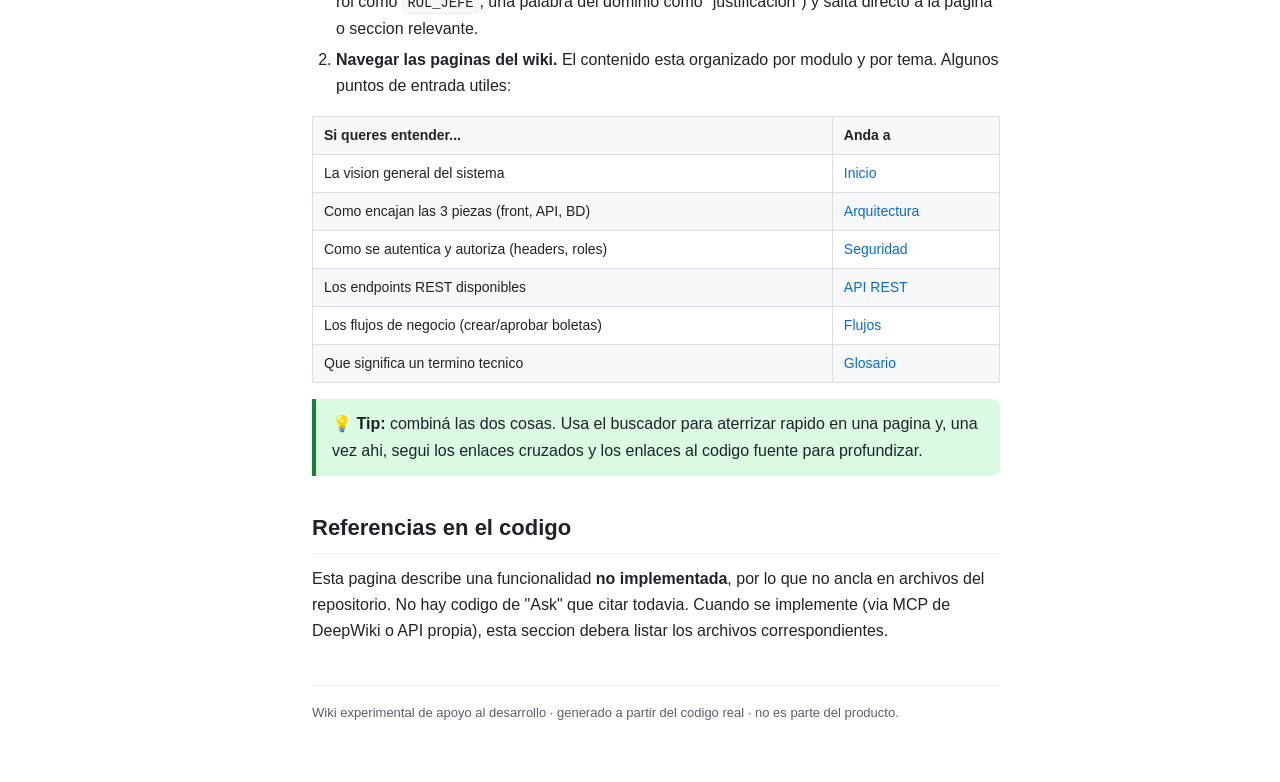
<file: deepwiki-local/ask.html>
<!doctype html>
<html lang="es">
<head>
<meta charset="utf-8">
<meta name="viewport" content="width=device-width, initial-scale=1">
<title>Ask (proximamente) · DeepWiki local SIFCNP</title>
<meta name="description" content="Chat conversacional sobre el codigo: previsto, inactivo por ahora.">
<link rel="stylesheet" href="assets/styles.css">
</head>
<body>
<button class="menu-toggle" id="menu-toggle" aria-label="Abrir menu">☰</button>
<nav class="sidebar" aria-label="Navegacion del wiki">
<div class="brand"><a href="index.html"><span class="logo">📚</span><span><b>DeepWiki local</b><small>SIFCNP / INTEGRA_CNP</small></span></a></div>
<div class="search-box"><input type="search" id="wiki-search" placeholder="Buscar en el wiki..." autocomplete="off" aria-label="Buscar"><div id="search-results" class="search-results" hidden></div></div>
<div class="nav-group"><div class="nav-group-label">Inicio</div><ul>
<li><a href="index.html">Overview del proyecto</a></li>
</ul></div>
<div class="nav-group"><div class="nav-group-label">Arquitectura</div><ul>
<li><a href="arquitectura.html">Arquitectura y diseno</a></li>
<li><a href="seguridad.html">Seguridad e identidad</a></li>
</ul></div>
<div class="nav-group"><div class="nav-group-label">Modulos (por capa)</div><ul>
<li><a href="modulo-frontend.html">Frontend (HTML/CSS/JS)</a></li>
<li><a href="modulo-api.html">Capa API (Controllers)</a></li>
<li><a href="modulo-application.html">Capa Application</a></li>
<li><a href="modulo-infraestructura.html">Capa Infrastructure</a></li>
<li><a href="modulo-dominio.html">Capa Domain</a></li>
</ul></div>
<div class="nav-group"><div class="nav-group-label">Datos y API</div><ul>
<li><a href="modelo-datos.html">Modelo de datos</a></li>
<li><a href="api.html">Referencia de API</a></li>
</ul></div>
<div class="nav-group"><div class="nav-group-label">Flujos internos</div><ul>
<li><a href="flujos.html">Flujos principales</a></li>
</ul></div>
<div class="nav-group"><div class="nav-group-label">Referencia</div><ul>
<li><a href="glosario.html">Glosario</a></li>
<li><a href="ask.html" class="active" aria-current="page">Ask (proximamente)</a></li>
</ul></div>
</nav>
<main class="content">
<header class="page-head">
<nav class="breadcrumbs" aria-label="Ruta"><a href="index.html">Inicio</a><span class="sep">/</span><span>Referencia</span><span class="sep">/</span><span class="current">Ask (proximamente)</span></nav>
<div class="page-head-row">
<h1>Ask (proximamente)</h1>
<button class="theme-toggle" id="theme-toggle" title="Cambiar tema" aria-label="Cambiar tema claro/oscuro">🌓</button>
</div>
<p class="page-desc">Chat conversacional sobre el codigo: previsto, inactivo por ahora.</p>
</header>
<div class="content-grid">
<article class="prose">
<h2 id="en-breve">En breve</h2>
<p>La pagina <strong>Ask</strong> es un chat conversacional al estilo DeepWiki: la idea es que vos escribas una pregunta en lenguaje natural ("¿como se valida el rol del usuario?", "¿que pasa si falta el header X-User-Id?") y el wiki te responda con una explicacion redactada y enlaces al codigo. <strong>En esta version local y estatica del wiki, esa funcion NO esta activa.</strong> Esta prevista para mas adelante; por ahora se deja documentada la idea y como se conectaria.</p>
<blockquote class="callout warn">⚠️ <strong>Estado: INACTIVO.</strong> No hay backend de IA ni endpoint de chat conectado en esta version. Si entraste buscando hacerle preguntas al wiki, usa el <strong>buscador</strong> (arriba a la izquierda) y navega las paginas. Esa es hoy la mejor forma de "preguntarle" al wiki.</blockquote>
<h2 id="por-que-no-esta-incluido">Por que no esta incluido</h2>
<p>Un chat tipo "Ask" no es solo una caja de texto: detras necesita <strong>un modelo de lenguaje (LLM)</strong> que lea tu pregunta, busque los fragmentos relevantes del codigo y redacte la respuesta.</p>
<blockquote class="callout why">📌 <strong>LLM (Large Language Model):</strong> es el "cerebro" que entiende lenguaje natural y genera texto (lo mismo que potencia a ChatGPT, Claude, etc.). En la practica, sin un LLM detras no hay con que "pensar" la respuesta.</blockquote>
<p>Este wiki, en cambio, es <strong>estatico</strong>: son archivos HTML generados una sola vez a partir del Markdown, servidos como paginas planas. No hay servidor que reciba tu pregunta, no hay proceso corriendo que la procese, y no hay conexion a ningun modelo. Conectar "Ask" implica al menos tres cosas que hoy faltan:</p>
<div class="table-wrap"><table><thead><tr><th>Pieza que falta</th><th>Que hace</th><th>Por que importa</th></tr></thead><tbody><tr><td>Un modelo de fondo (LLM)</td><td>Entiende la pregunta y redacta la respuesta</td><td>Sin el, no hay nada que conteste</td></tr><tr><td>Una conexion / red</td><td>Llevar la pregunta al modelo y traer la respuesta</td><td>El wiki estatico no hace llamadas a servidores</td></tr><tr><td>Un indice del codigo</td><td>Decirle al modelo que fragmentos son relevantes</td><td>Para que cite el codigo real y no invente</td></tr></tbody></table></div>
<blockquote class="callout tip">💡 <strong>Tip:</strong> que el wiki sea estatico es bueno para distribuirlo (lo abris con doble clic, sin instalar nada). El costo es que funciones "vivas" como un chat quedan fuera hasta que haya una pieza con servidor o conexion.</blockquote>
<h2 id="como-se-ve-hoy-vs-como-se-veria-activo">Como se ve hoy vs. como se veria activo</h2>
<div class="mermaid-wrap"><pre class="mermaid">flowchart LR
    subgraph Hoy["Hoy (estatico, INACTIVO)"]
        U1["Usuario"] --&gt;|"escribe pregunta"| A1["Pagina Ask"]
        A1 -.-&gt;|"sin destino"| X["(nada que responda)"]
    end
    subgraph Futuro["Previsto (a futuro)"]
        U2["Usuario"] --&gt;|"pregunta"| A2["Pagina Ask"]
        A2 --&gt;|"llamada"| API["Endpoint / MCP DeepWiki"]
        API --&gt;|"consulta"| LLM["Modelo de lenguaje"]
        LLM --&gt;|"respuesta + citas"| A2
        A2 --&gt;|"muestra"| U2
    end</pre></div>
<p>El diagrama contrasta el estado actual (la pregunta no tiene a donde ir) con el flujo previsto (la pregunta viaja a un endpoint o al MCP de DeepWiki, que consulta un modelo y devuelve la respuesta con citas al codigo).</p>
<h2 id="que-esta-previsto-a-futuro">Que esta previsto a futuro</h2>
<p>La intencion es habilitar "Ask" mas adelante por alguna de estas dos vias:</p>
<ul>
<li><strong>Conectar el MCP de DeepWiki.</strong> DeepWiki ofrece un servidor MCP que ya sabe responder preguntas sobre un repo indexado; el wiki delegaria las preguntas ahi.</li>
<ul class="sub">
<li>&gt; 📌 <strong>MCP (Model Context Protocol):</strong> es un "enchufe" estandar para que una herramienta hable con un modelo de IA y le pase contexto (en este caso, el codigo del repo). En la practica, ahorra reinventar toda la plomeria de busqueda + LLM.</li>
</ul>
<li><strong>Una pagina que consuma una API propia.</strong> En vez del MCP, una pagina dinamica (con su servidor) que reciba la pregunta, busque en un indice del codigo y llame a un modelo via una API REST.</li>
</ul>
<blockquote class="callout warn">⚠️ Ambas vias requieren red y un modelo de fondo, asi que <strong>no funcionan en el wiki puramente estatico</strong> tal como esta hoy. Habilitar cualquiera de las dos es una decision pendiente.</blockquote>
<h2 id="decisiones-pendientes">Decisiones pendientes</h2>
<p>Lo siguiente depende de decisiones que todavia no se tomaron y se documentan como TODO:</p>
<ul>
<li>TODO: que <strong>proveedor de modelo</strong> se usaria (p. ej. el modelo que expone DeepWiki via MCP, o un proveedor de LLM externo). No definido en el codigo del proyecto.</li>
<li>TODO: que <strong>endpoint / API</strong> consumiria la pagina si se va por la via propia (URL, autenticacion, formato de request/response). No definido.</li>
<li>TODO: como se <strong>indexaria el codigo</strong> para que las respuestas citen archivos y lineas reales del repo. No definido.</li>
<li>TODO: donde correria la pieza con servidor (la misma maquina del wiki, un servicio aparte, etc.). No definido.</li>
</ul>
<h2 id="mientras-tanto-como-preguntarle-al-wiki">Mientras tanto: como "preguntarle" al wiki</h2>
<p>Hasta que "Ask" se active, tenes dos caminos que cubren la mayoria de las consultas:</p>
<ol>
<li><strong>Buscador (arriba a la izquierda).</strong> Escribi un termino o concepto (un nombre de funcion, un rol como <code>ROL_JEFE</code>, una palabra del dominio como "justificacion") y saltá directo a la pagina o seccion relevante.</li>
<li><strong>Navegar las paginas del wiki.</strong> El contenido esta organizado por modulo y por tema. Algunos puntos de entrada utiles:</li>
</ol>
<div class="table-wrap"><table><thead><tr><th>Si queres entender...</th><th>Anda a</th></tr></thead><tbody><tr><td>La vision general del sistema</td><td><a href="index.html">Inicio</a></td></tr><tr><td>Como encajan las 3 piezas (front, API, BD)</td><td><a href="arquitectura.html">Arquitectura</a></td></tr><tr><td>Como se autentica y autoriza (headers, roles)</td><td><a href="seguridad.html">Seguridad</a></td></tr><tr><td>Los endpoints REST disponibles</td><td><a href="api.html">API REST</a></td></tr><tr><td>Los flujos de negocio (crear/aprobar boletas)</td><td><a href="flujos.html">Flujos</a></td></tr><tr><td>Que significa un termino tecnico</td><td><a href="glosario.html">Glosario</a></td></tr></tbody></table></div>
<blockquote class="callout tip">💡 <strong>Tip:</strong> combiná las dos cosas. Usa el buscador para aterrizar rapido en una pagina y, una vez ahi, segui los enlaces cruzados y los enlaces al codigo fuente para profundizar.</blockquote>
<h2 id="referencias-en-el-codigo">Referencias en el codigo</h2>
<p>Esta pagina describe una funcionalidad <strong>no implementada</strong>, por lo que no ancla en archivos del repositorio. No hay codigo de "Ask" que citar todavia. Cuando se implemente (via MCP de DeepWiki o API propia), esta seccion debera listar los archivos correspondientes.</p>

<footer class="page-foot">Wiki experimental de apoyo al desarrollo · generado a partir del codigo real · no es parte del producto.</footer>
</article>
<aside class="toc" aria-label="En esta pagina"><div class="toc-title">En esta pagina</div><ul><li><a href="#en-breve">En breve</a></li><li><a href="#por-que-no-esta-incluido">Por que no esta incluido</a></li><li><a href="#como-se-ve-hoy-vs-como-se-veria-activo">Como se ve hoy vs. como se veria activo</a></li><li><a href="#que-esta-previsto-a-futuro">Que esta previsto a futuro</a></li><li><a href="#decisiones-pendientes">Decisiones pendientes</a></li><li><a href="#mientras-tanto-como-preguntarle-al-wiki">Mientras tanto: como "preguntarle" al wiki</a></li><li><a href="#referencias-en-el-codigo">Referencias en el codigo</a></li></ul></aside>
</div>
</main>
<script src="assets/mermaid.min.js"></script>
<script src="assets/search-index.js"></script>
<script src="assets/wiki.js"></script>
</body>
</html>
</file>
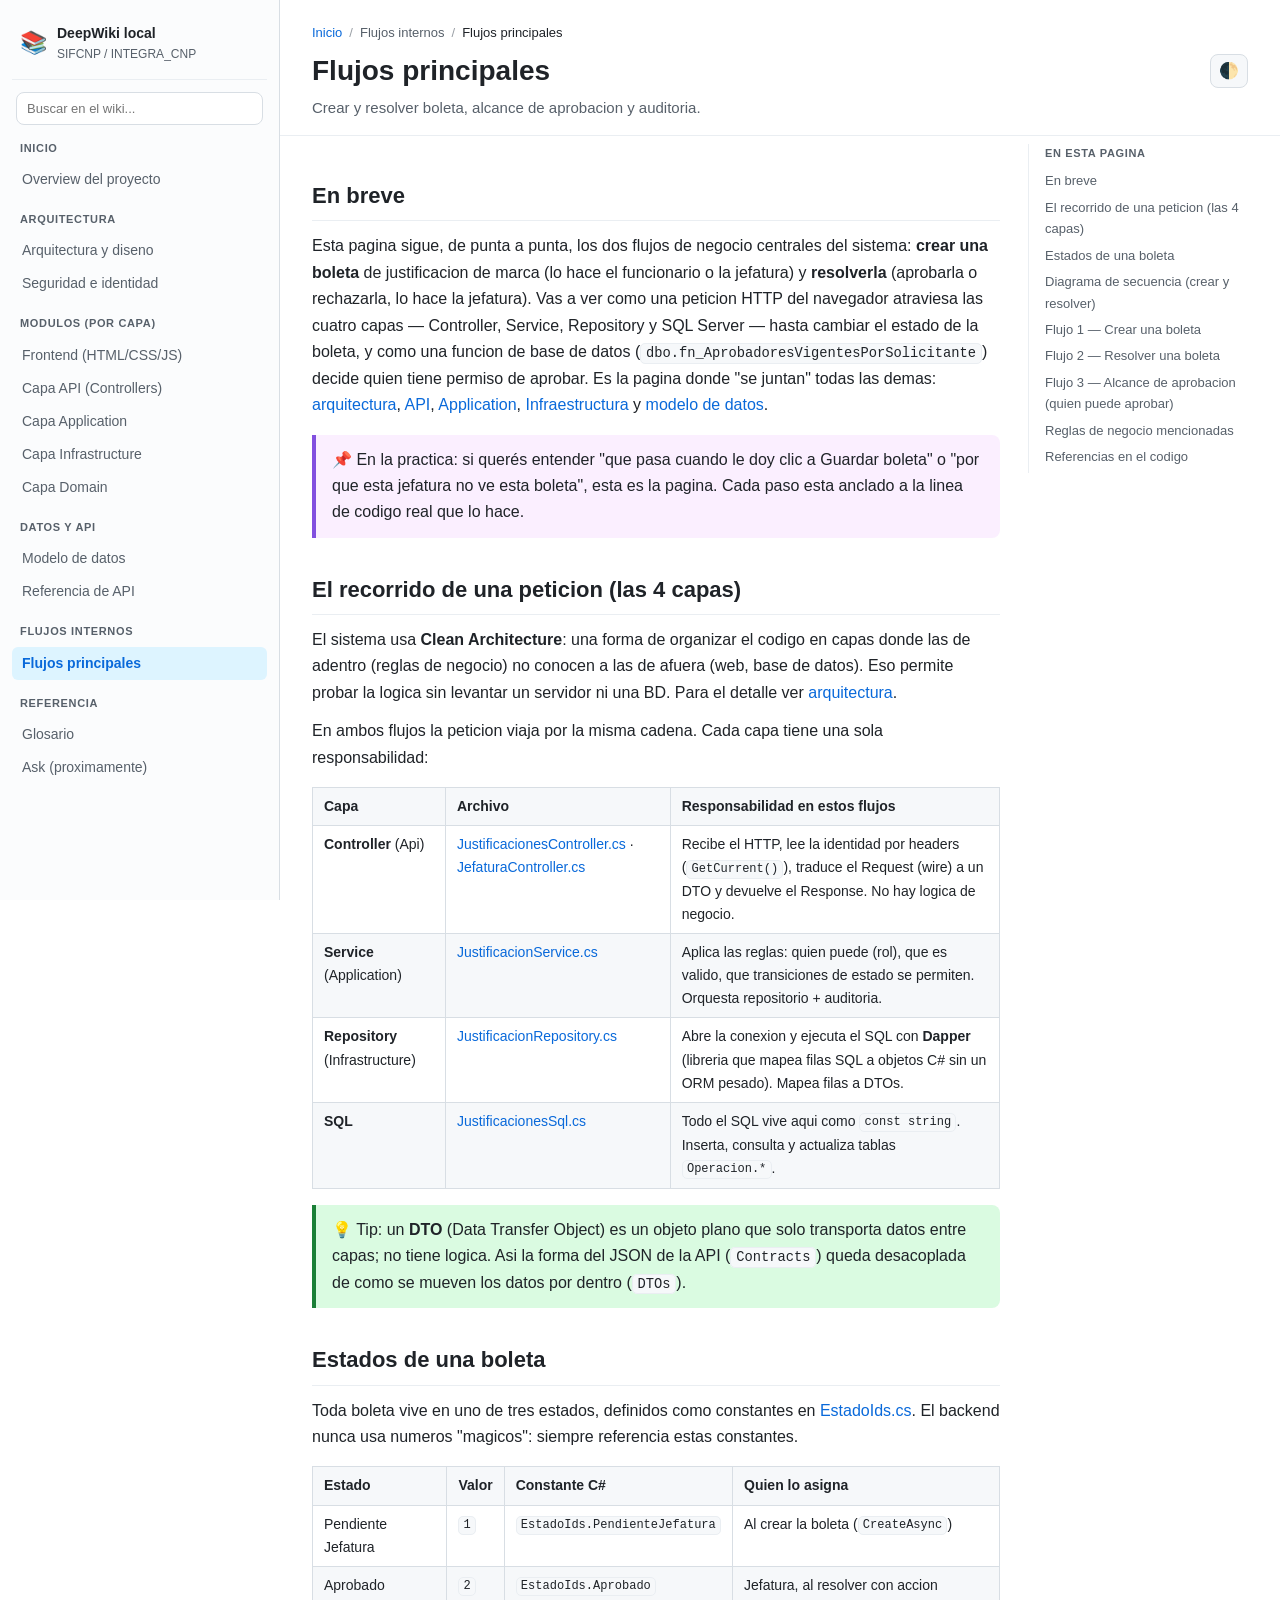
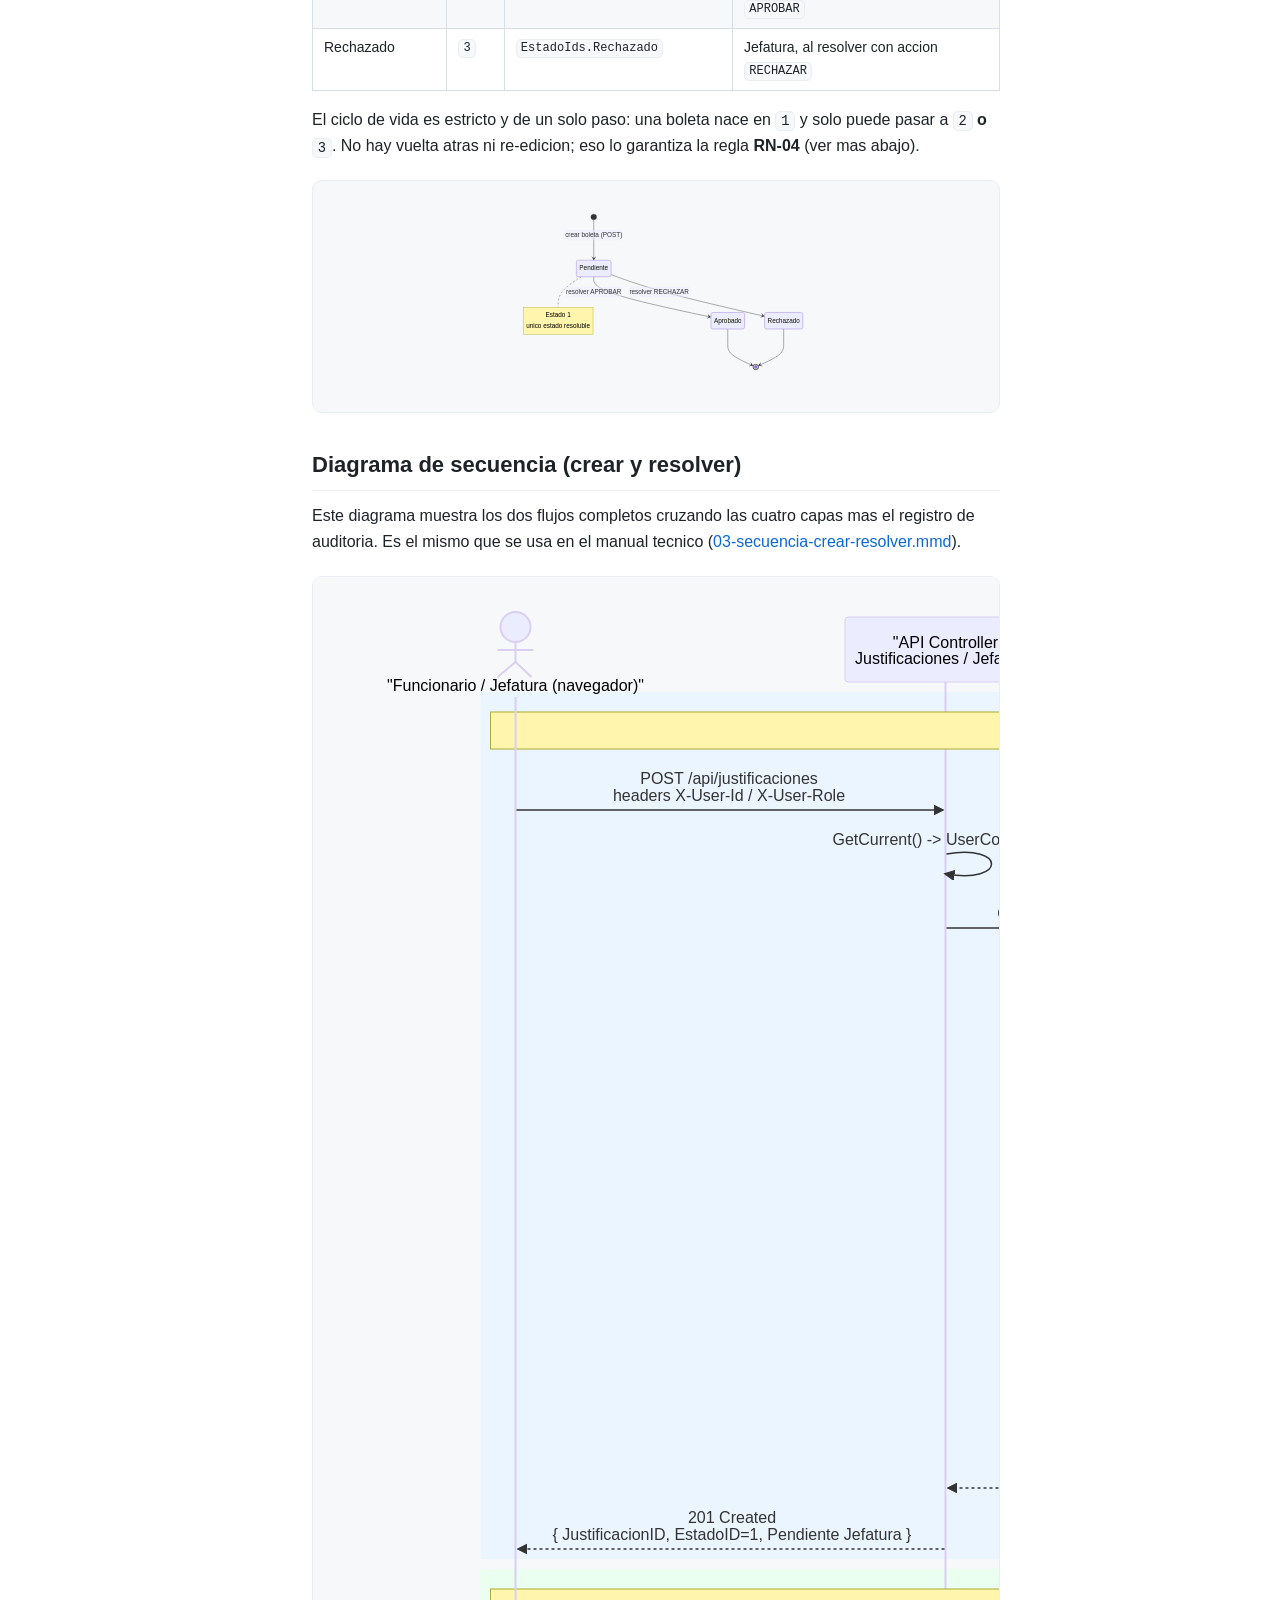
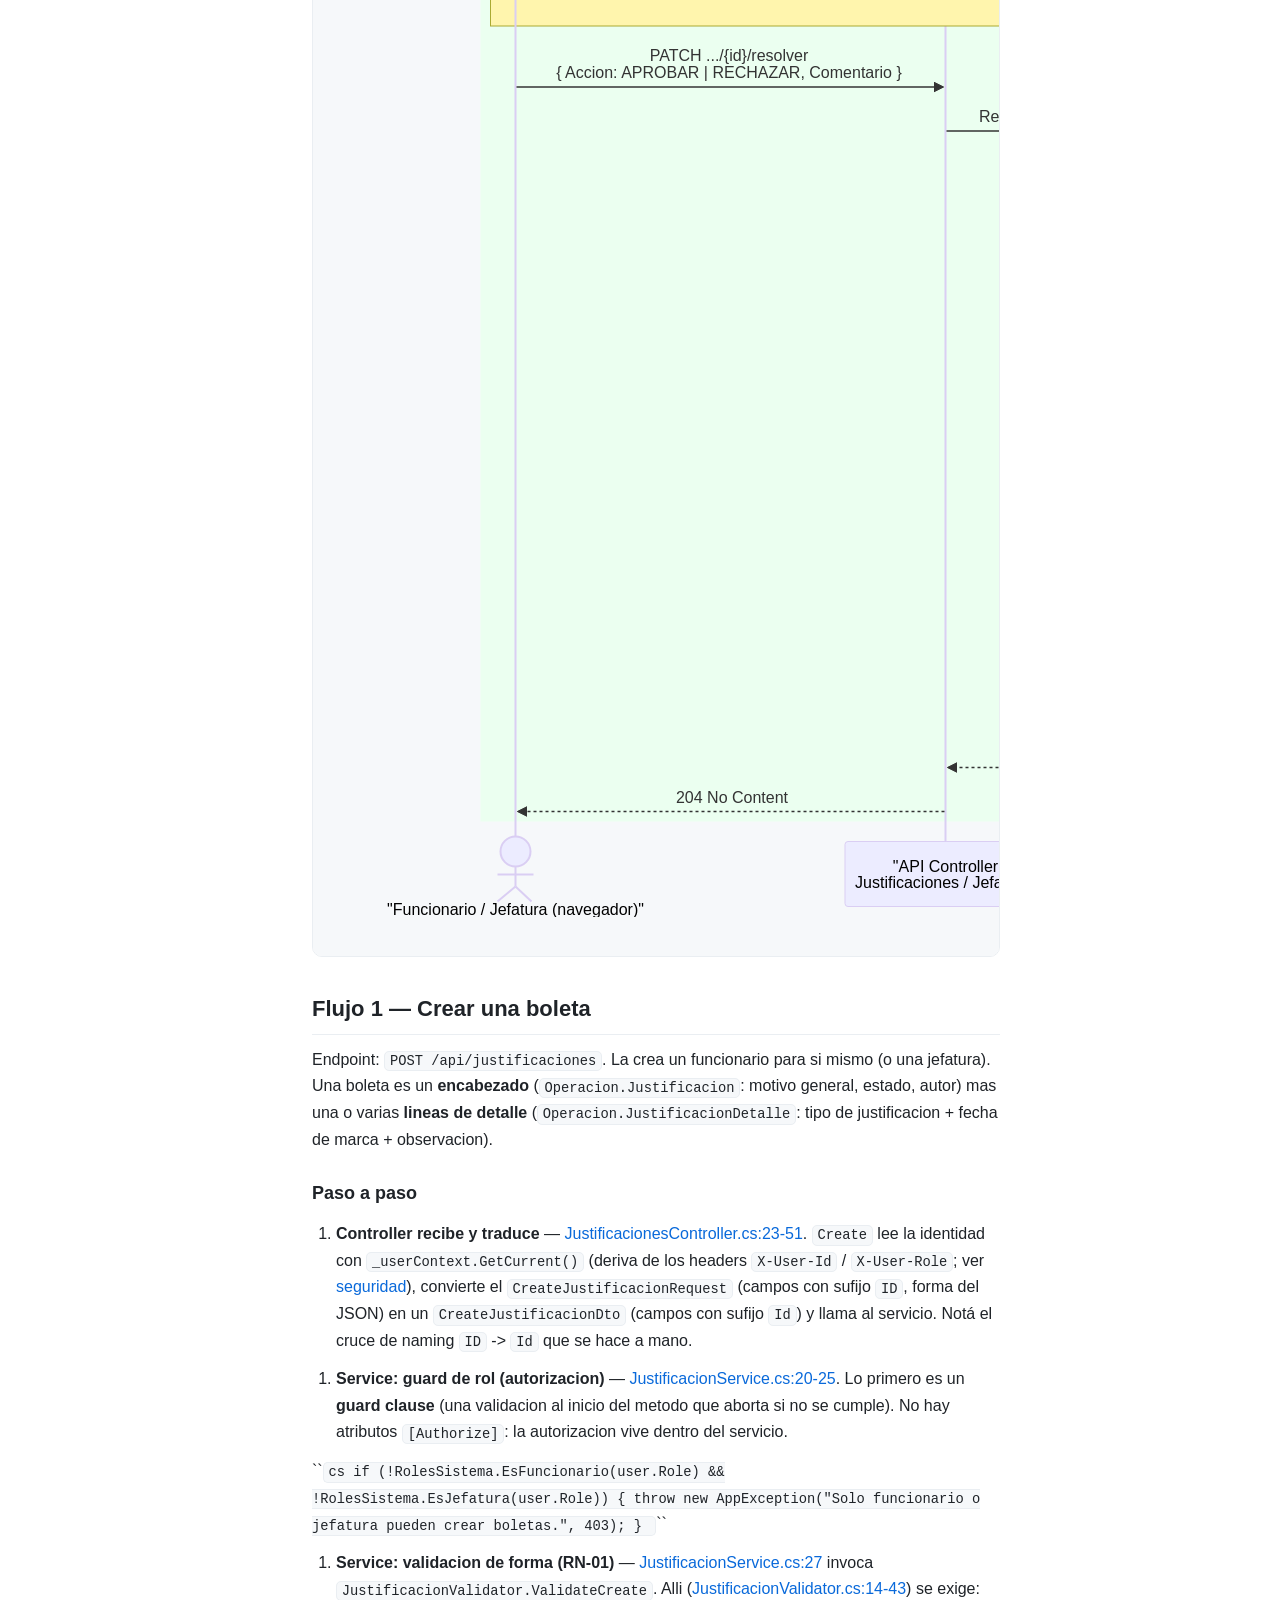
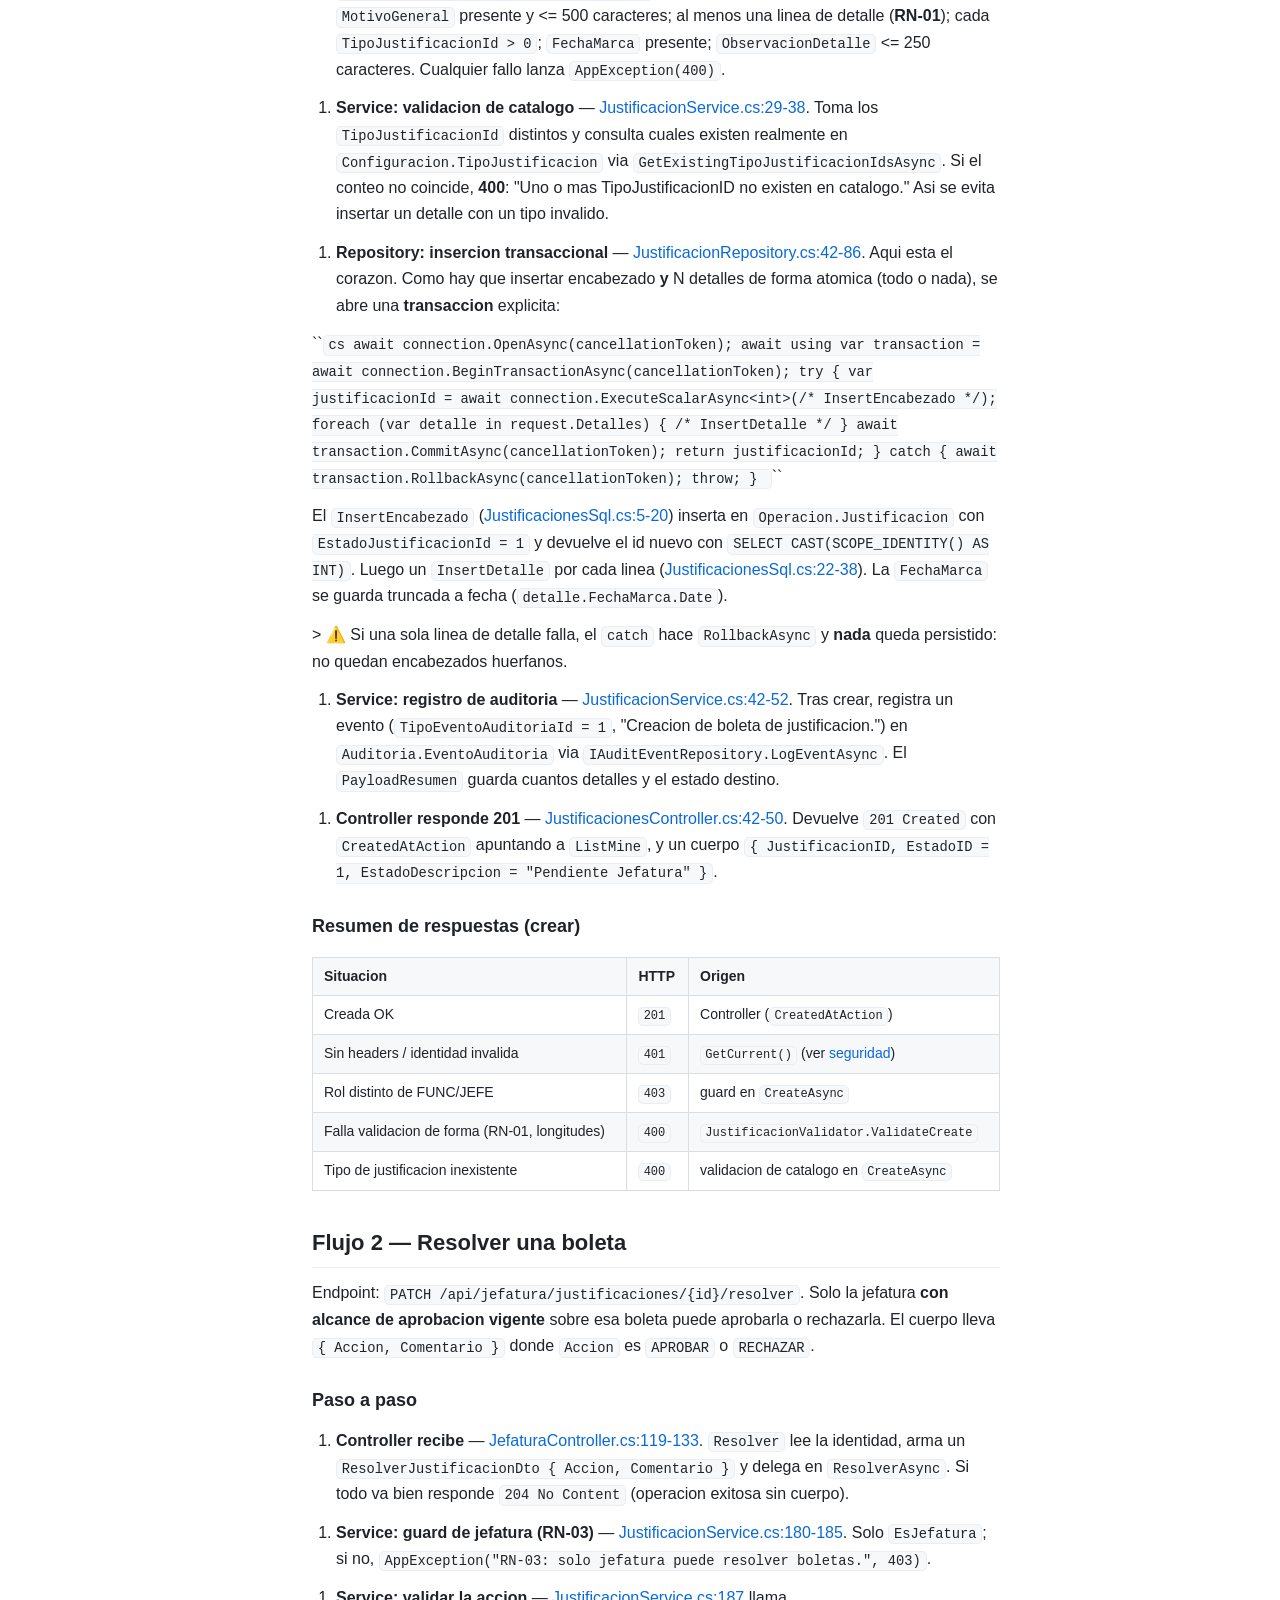
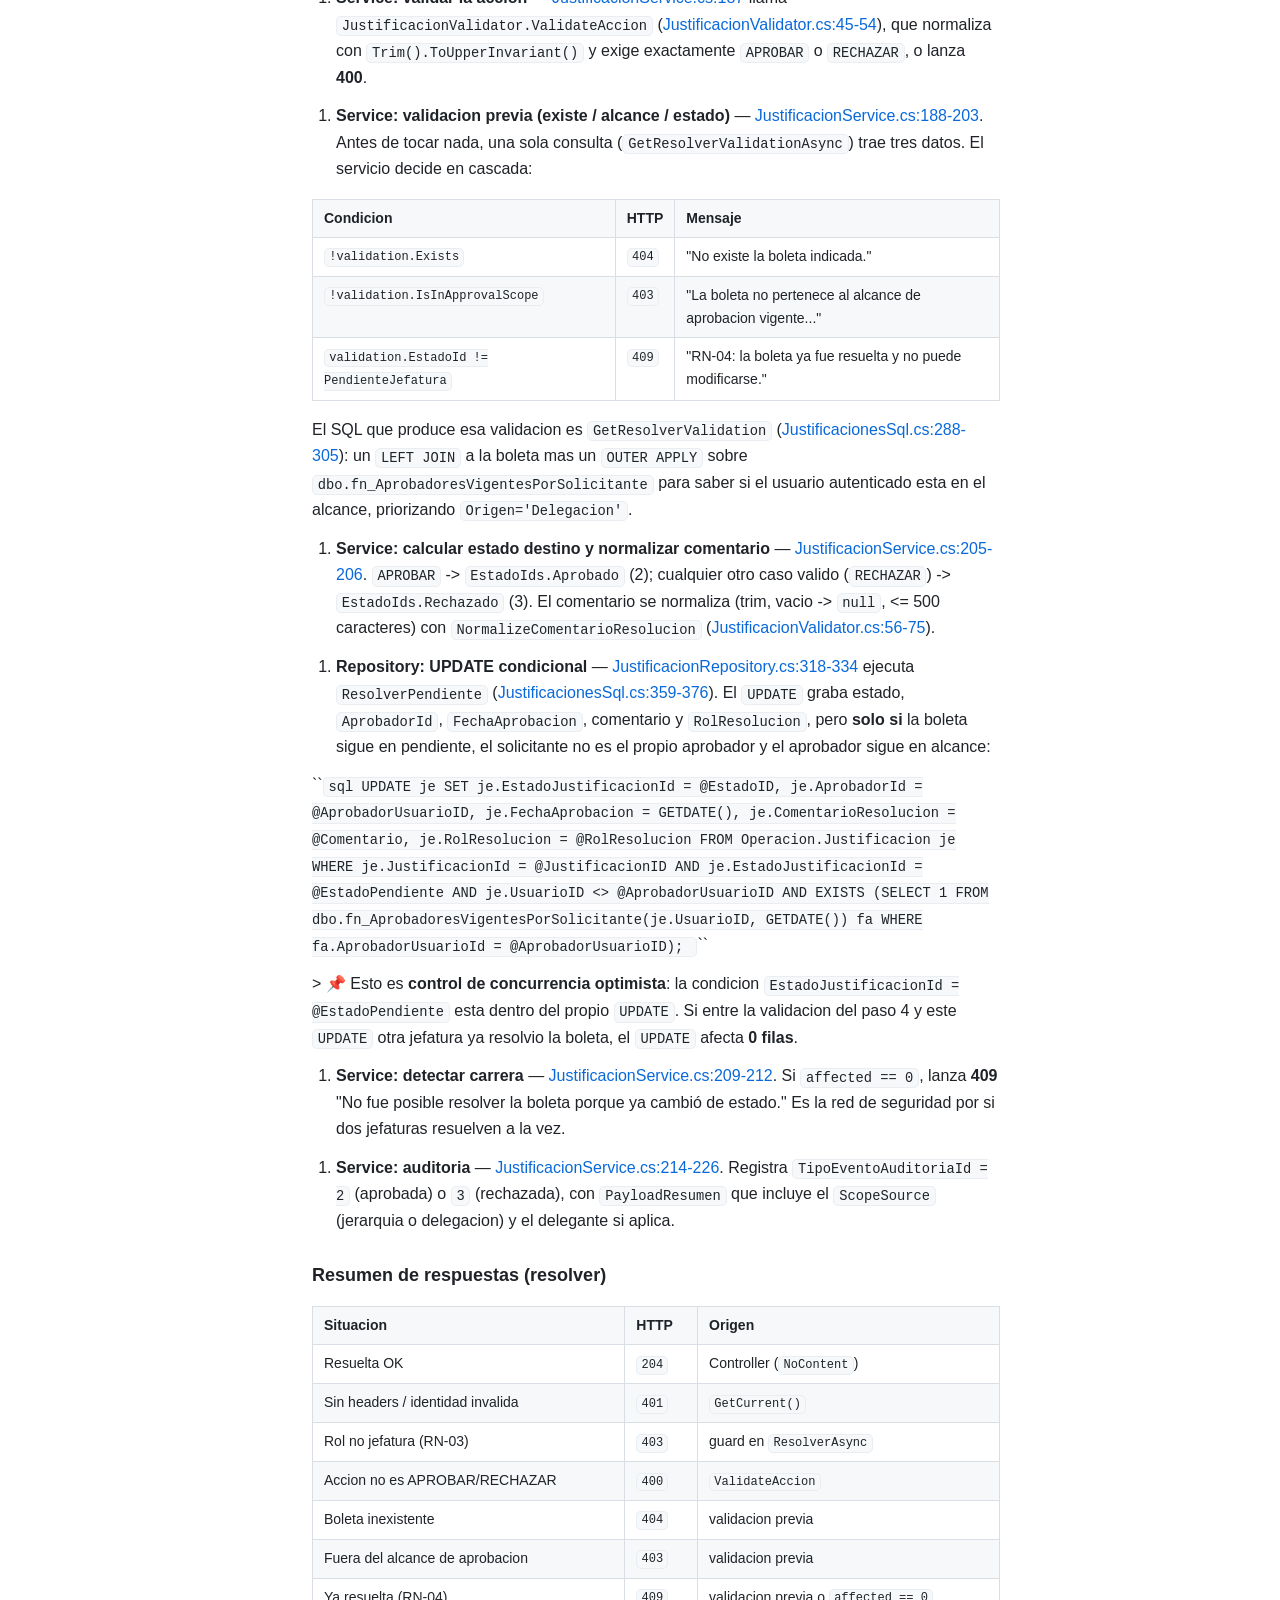
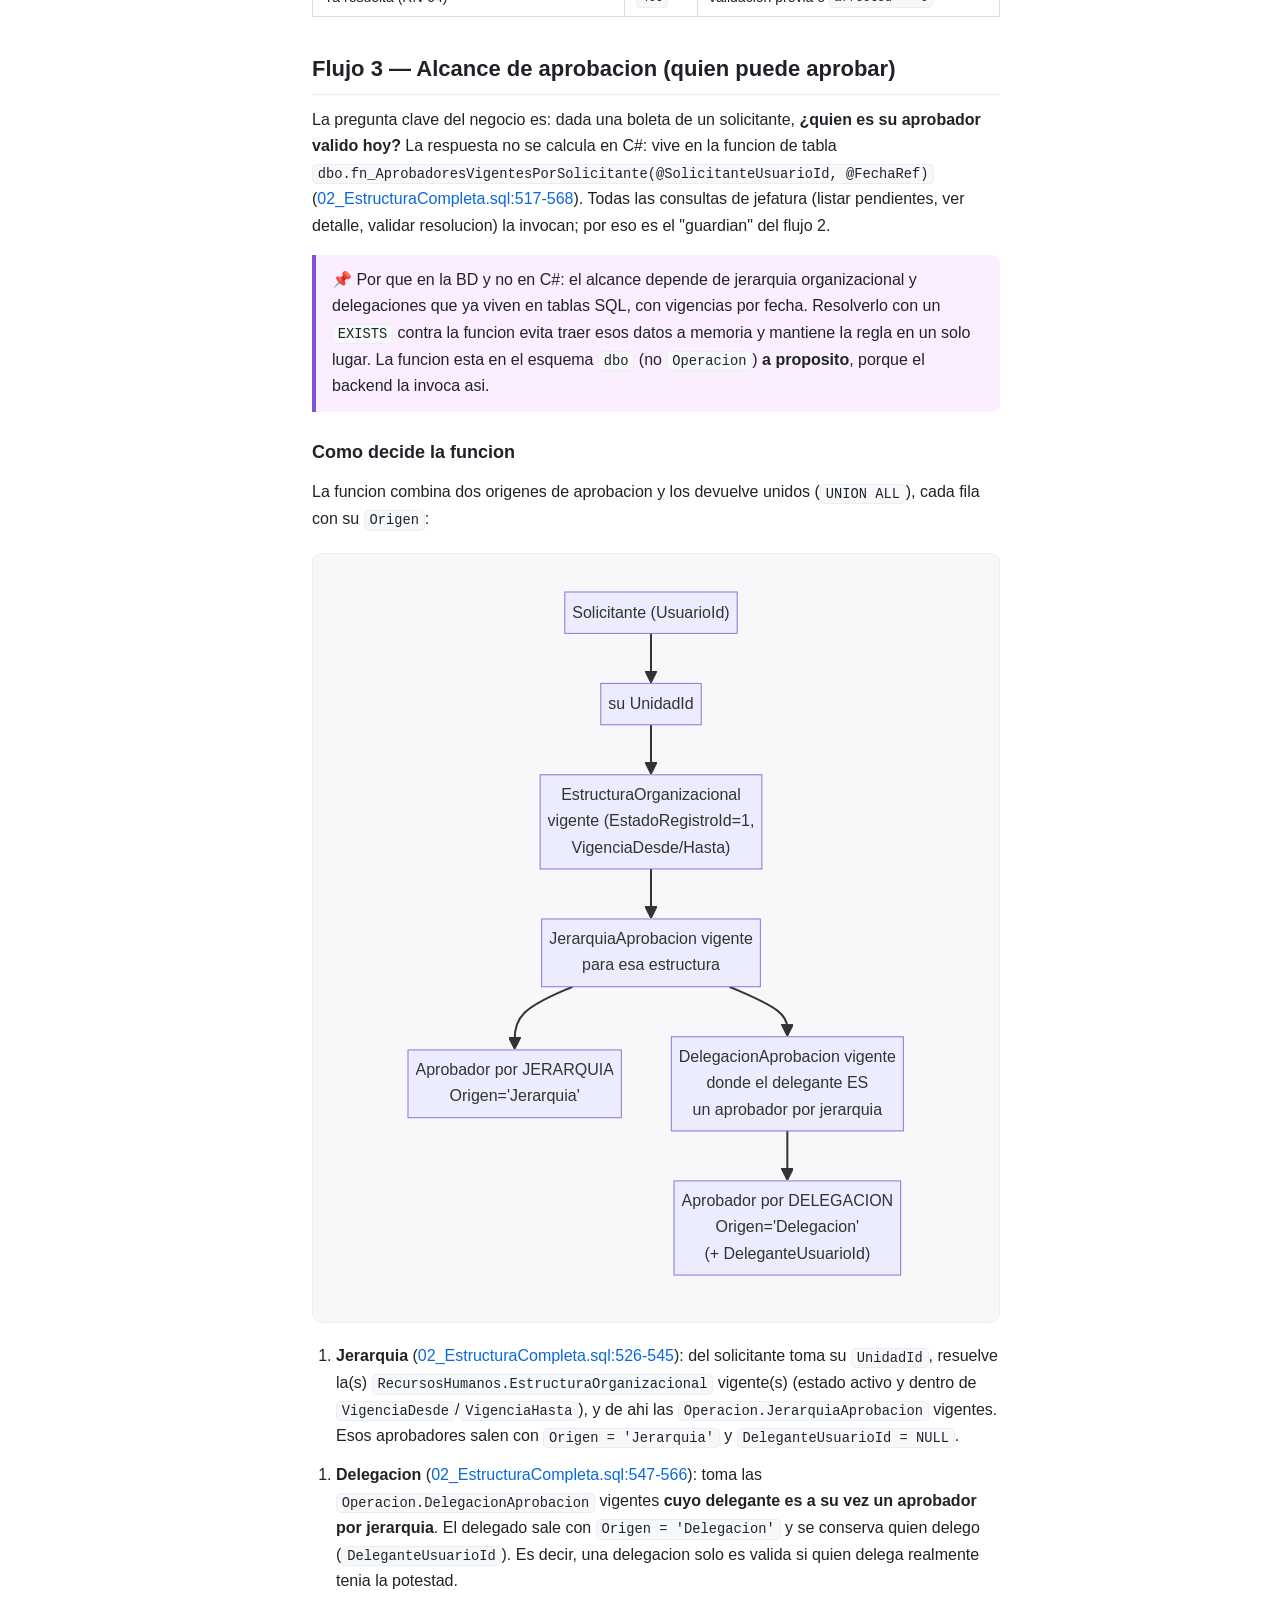
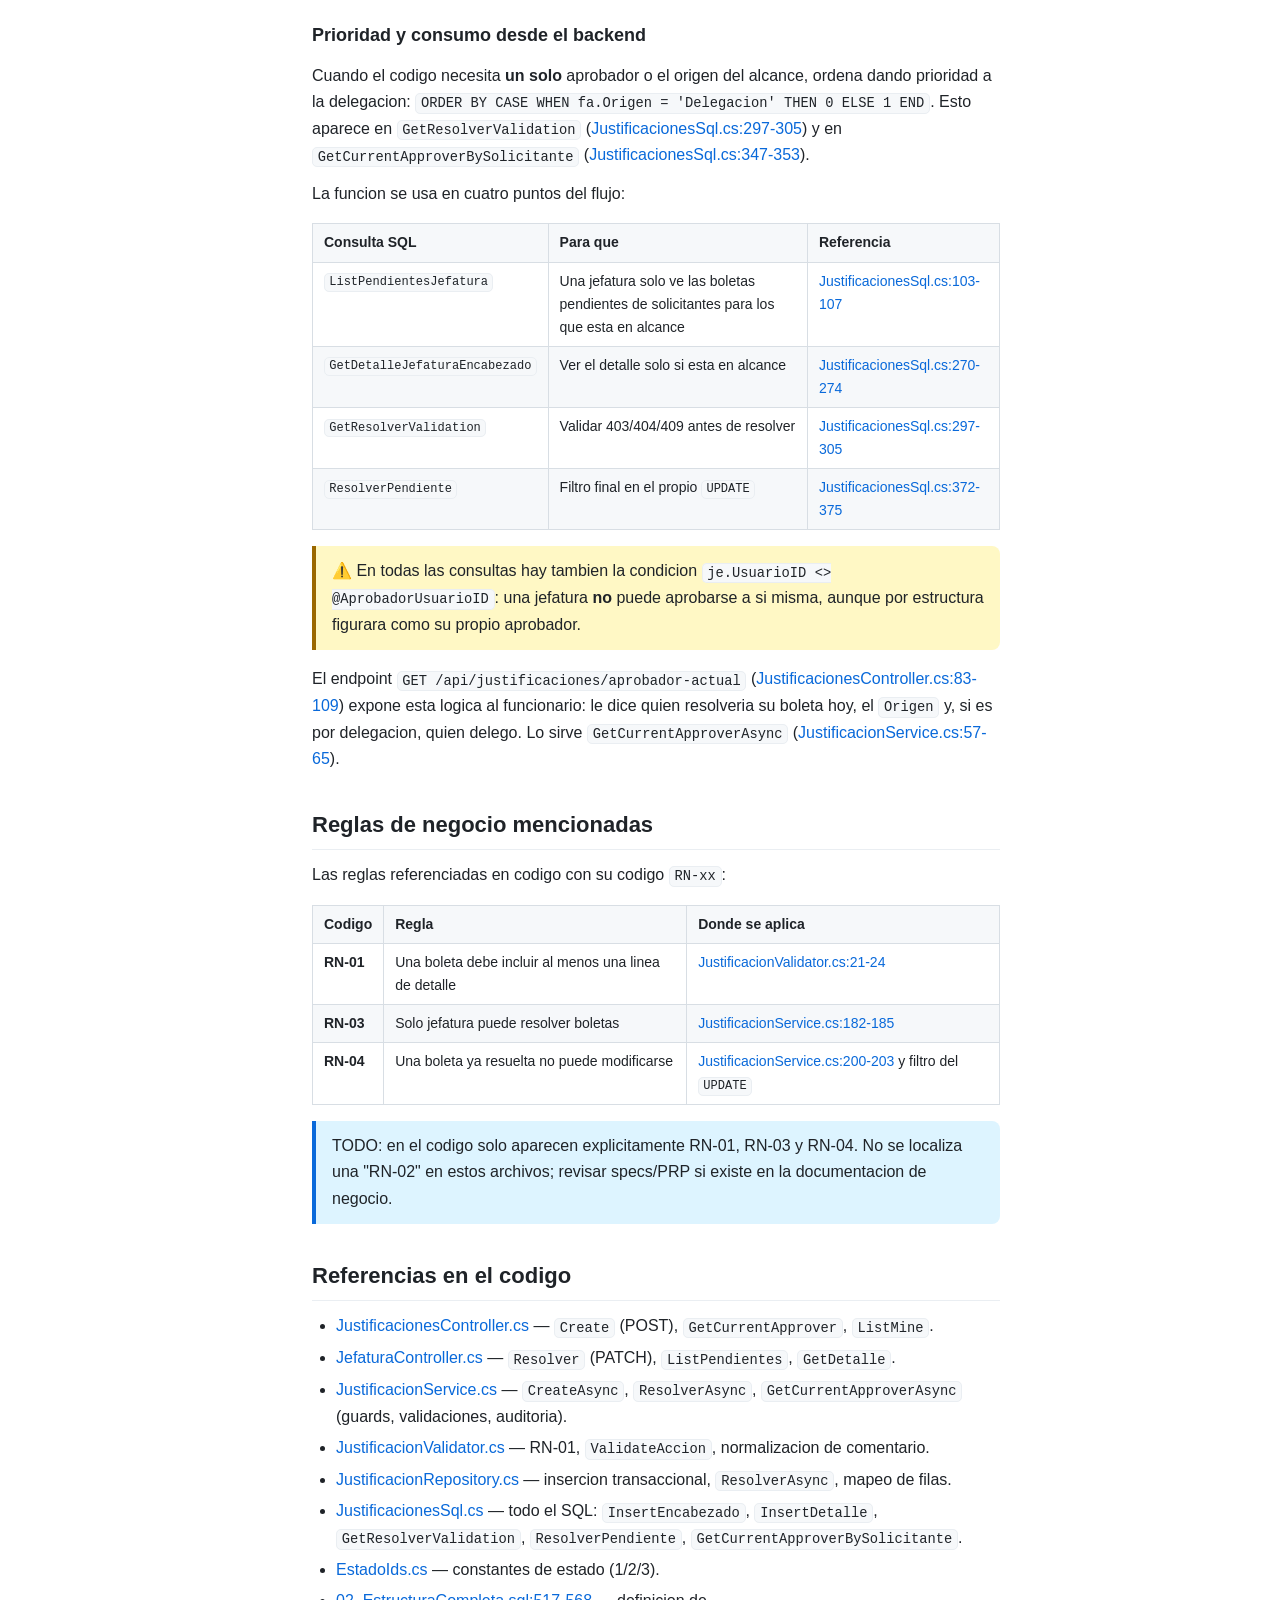
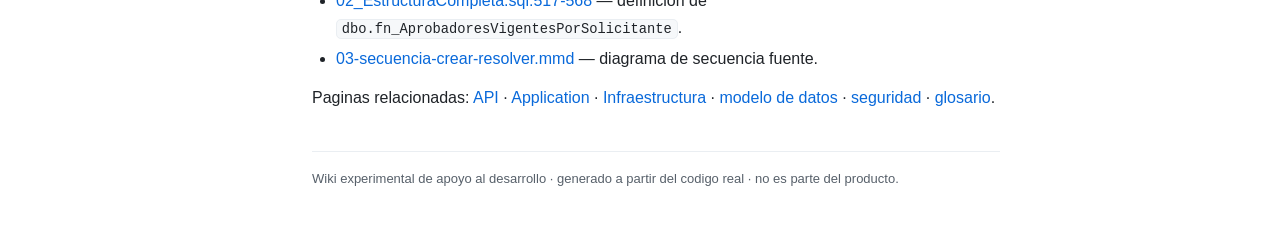
<file: deepwiki-local/flujos.html>
<!doctype html>
<html lang="es">
<head>
<meta charset="utf-8">
<meta name="viewport" content="width=device-width, initial-scale=1">
<title>Flujos principales · DeepWiki local SIFCNP</title>
<meta name="description" content="Crear y resolver boleta, alcance de aprobacion y auditoria.">
<link rel="stylesheet" href="assets/styles.css">
</head>
<body>
<button class="menu-toggle" id="menu-toggle" aria-label="Abrir menu">☰</button>
<nav class="sidebar" aria-label="Navegacion del wiki">
<div class="brand"><a href="index.html"><span class="logo">📚</span><span><b>DeepWiki local</b><small>SIFCNP / INTEGRA_CNP</small></span></a></div>
<div class="search-box"><input type="search" id="wiki-search" placeholder="Buscar en el wiki..." autocomplete="off" aria-label="Buscar"><div id="search-results" class="search-results" hidden></div></div>
<div class="nav-group"><div class="nav-group-label">Inicio</div><ul>
<li><a href="index.html">Overview del proyecto</a></li>
</ul></div>
<div class="nav-group"><div class="nav-group-label">Arquitectura</div><ul>
<li><a href="arquitectura.html">Arquitectura y diseno</a></li>
<li><a href="seguridad.html">Seguridad e identidad</a></li>
</ul></div>
<div class="nav-group"><div class="nav-group-label">Modulos (por capa)</div><ul>
<li><a href="modulo-frontend.html">Frontend (HTML/CSS/JS)</a></li>
<li><a href="modulo-api.html">Capa API (Controllers)</a></li>
<li><a href="modulo-application.html">Capa Application</a></li>
<li><a href="modulo-infraestructura.html">Capa Infrastructure</a></li>
<li><a href="modulo-dominio.html">Capa Domain</a></li>
</ul></div>
<div class="nav-group"><div class="nav-group-label">Datos y API</div><ul>
<li><a href="modelo-datos.html">Modelo de datos</a></li>
<li><a href="api.html">Referencia de API</a></li>
</ul></div>
<div class="nav-group"><div class="nav-group-label">Flujos internos</div><ul>
<li><a href="flujos.html" class="active" aria-current="page">Flujos principales</a></li>
</ul></div>
<div class="nav-group"><div class="nav-group-label">Referencia</div><ul>
<li><a href="glosario.html">Glosario</a></li>
<li><a href="ask.html">Ask (proximamente)</a></li>
</ul></div>
</nav>
<main class="content">
<header class="page-head">
<nav class="breadcrumbs" aria-label="Ruta"><a href="index.html">Inicio</a><span class="sep">/</span><span>Flujos internos</span><span class="sep">/</span><span class="current">Flujos principales</span></nav>
<div class="page-head-row">
<h1>Flujos principales</h1>
<button class="theme-toggle" id="theme-toggle" title="Cambiar tema" aria-label="Cambiar tema claro/oscuro">🌓</button>
</div>
<p class="page-desc">Crear y resolver boleta, alcance de aprobacion y auditoria.</p>
</header>
<div class="content-grid">
<article class="prose">
<h2 id="en-breve">En breve</h2>
<p>Esta pagina sigue, de punta a punta, los dos flujos de negocio centrales del sistema: <strong>crear una boleta</strong> de justificacion de marca (lo hace el funcionario o la jefatura) y <strong>resolverla</strong> (aprobarla o rechazarla, lo hace la jefatura). Vas a ver como una peticion HTTP del navegador atraviesa las cuatro capas — Controller, Service, Repository y SQL Server — hasta cambiar el estado de la boleta, y como una funcion de base de datos (<code>dbo.fn_AprobadoresVigentesPorSolicitante</code>) decide quien tiene permiso de aprobar. Es la pagina donde "se juntan" todas las demas: <a href="arquitectura.html">arquitectura</a>, <a href="api.html">API</a>, <a href="modulo-application.html">Application</a>, <a href="modulo-infraestructura.html">Infraestructura</a> y <a href="modelo-datos.html">modelo de datos</a>.</p>
<blockquote class="callout why">📌 En la practica: si querés entender "que pasa cuando le doy clic a Guardar boleta" o "por que esta jefatura no ve esta boleta", esta es la pagina. Cada paso esta anclado a la linea de codigo real que lo hace.</blockquote>
<h2 id="el-recorrido-de-una-peticion-las-4-capas">El recorrido de una peticion (las 4 capas)</h2>
<p>El sistema usa <strong>Clean Architecture</strong>: una forma de organizar el codigo en capas donde las de adentro (reglas de negocio) no conocen a las de afuera (web, base de datos). Eso permite probar la logica sin levantar un servidor ni una BD. Para el detalle ver <a href="arquitectura.html">arquitectura</a>.</p>
<p>En ambos flujos la peticion viaja por la misma cadena. Cada capa tiene una sola responsabilidad:</p>
<div class="table-wrap"><table><thead><tr><th>Capa</th><th>Archivo</th><th>Responsabilidad en estos flujos</th></tr></thead><tbody><tr><td><strong>Controller</strong> (Api)</td><td><a href="../backend/src/IntegradorMarcas.Api/Controllers/JustificacionesController.cs">JustificacionesController.cs</a> · <a href="../backend/src/IntegradorMarcas.Api/Controllers/JefaturaController.cs">JefaturaController.cs</a></td><td>Recibe el HTTP, lee la identidad por headers (<code>GetCurrent()</code>), traduce el Request (wire) a un DTO y devuelve el Response. No hay logica de negocio.</td></tr><tr><td><strong>Service</strong> (Application)</td><td><a href="../backend/src/IntegradorMarcas.Application/Services/JustificacionService.cs">JustificacionService.cs</a></td><td>Aplica las reglas: quien puede (rol), que es valido, que transiciones de estado se permiten. Orquesta repositorio + auditoria.</td></tr><tr><td><strong>Repository</strong> (Infrastructure)</td><td><a href="../backend/src/IntegradorMarcas.Infrastructure/Repositories/JustificacionRepository.cs">JustificacionRepository.cs</a></td><td>Abre la conexion y ejecuta el SQL con <strong>Dapper</strong> (libreria que mapea filas SQL a objetos C# sin un ORM pesado). Mapea filas a DTOs.</td></tr><tr><td><strong>SQL</strong></td><td><a href="../backend/src/IntegradorMarcas.Infrastructure/Queries/JustificacionesSql.cs">JustificacionesSql.cs</a></td><td>Todo el SQL vive aqui como <code>const string</code>. Inserta, consulta y actualiza tablas <code>Operacion.*</code>.</td></tr></tbody></table></div>
<blockquote class="callout tip">💡 Tip: un <strong>DTO</strong> (Data Transfer Object) es un objeto plano que solo transporta datos entre capas; no tiene logica. Asi la forma del JSON de la API (<code>Contracts</code>) queda desacoplada de como se mueven los datos por dentro (<code>DTOs</code>).</blockquote>
<h2 id="estados-de-una-boleta">Estados de una boleta</h2>
<p>Toda boleta vive en uno de tres estados, definidos como constantes en <a href="../backend/src/IntegradorMarcas.Domain/Constants/EstadoIds.cs">EstadoIds.cs</a>. El backend nunca usa numeros "magicos": siempre referencia estas constantes.</p>
<div class="table-wrap"><table><thead><tr><th>Estado</th><th>Valor</th><th>Constante C#</th><th>Quien lo asigna</th></tr></thead><tbody><tr><td>Pendiente Jefatura</td><td><code>1</code></td><td><code>EstadoIds.PendienteJefatura</code></td><td>Al crear la boleta (<code>CreateAsync</code>)</td></tr><tr><td>Aprobado</td><td><code>2</code></td><td><code>EstadoIds.Aprobado</code></td><td>Jefatura, al resolver con accion <code>APROBAR</code></td></tr><tr><td>Rechazado</td><td><code>3</code></td><td><code>EstadoIds.Rechazado</code></td><td>Jefatura, al resolver con accion <code>RECHAZAR</code></td></tr></tbody></table></div>
<p>El ciclo de vida es estricto y de un solo paso: una boleta nace en <code>1</code> y solo puede pasar a <code>2</code> <strong>o</strong> <code>3</code>. No hay vuelta atras ni re-edicion; eso lo garantiza la regla <strong>RN-04</strong> (ver mas abajo).</p>
<div class="mermaid-wrap"><pre class="mermaid">stateDiagram-v2
    [*] --&gt; Pendiente: crear boleta (POST)
    Pendiente --&gt; Aprobado: resolver APROBAR
    Pendiente --&gt; Rechazado: resolver RECHAZAR
    Aprobado --&gt; [*]
    Rechazado --&gt; [*]
    note right of Pendiente
        Estado 1
        unico estado resoluble
    end note</pre></div>
<h2 id="diagrama-de-secuencia-crear-y-resolver">Diagrama de secuencia (crear y resolver)</h2>
<p>Este diagrama muestra los dos flujos completos cruzando las cuatro capas mas el registro de auditoria. Es el mismo que se usa en el manual tecnico (<a href="../docs/manual-tecnico/capturas/03-secuencia-crear-resolver.mmd">03-secuencia-crear-resolver.mmd</a>).</p>
<div class="mermaid-wrap"><pre class="mermaid">sequenceDiagram
    actor Func as "Funcionario / Jefatura (navegador)"
    participant Ctrl as "API Controller&lt;br/&gt;Justificaciones / Jefatura"
    participant Svc as "JustificacionService&lt;br/&gt;(Application)"
    participant Repo as "JustificacionRepository&lt;br/&gt;(Infrastructure)"
    participant Audit as "IAuditEventRepository"
    participant DB as "SQL Server&lt;br/&gt;INTEGRA_CNP (Dapper)"

    rect rgb(235, 245, 255)
    Note over Func,DB: CREAR boleta — POST /api/justificaciones (estado 1 Pendiente)
    Func-&gt;&gt;Ctrl: POST /api/justificaciones&lt;br/&gt;headers X-User-Id / X-User-Role
    Ctrl-&gt;&gt;Ctrl: GetCurrent() -&gt; UserContextInfo
    Ctrl-&gt;&gt;Svc: CreateAsync(user, dto)
    Svc-&gt;&gt;Svc: guard EsFuncionario || EsJefatura (si no, 403)
    Svc-&gt;&gt;Repo: GetExistingTipoJustificacionIdsAsync(tipos)
    Repo-&gt;&gt;DB: SELECT tipos validos
    DB--&gt;&gt;Repo: ids existentes
    Svc-&gt;&gt;Repo: CreateAsync(userId, request)
    Repo-&gt;&gt;DB: BEGIN TRAN + InsertEncabezado (Estado=1)
    Repo-&gt;&gt;DB: InsertDetalle (x N lineas) + COMMIT
    DB--&gt;&gt;Repo: JustificacionId (SCOPE_IDENTITY)
    Repo--&gt;&gt;Svc: justificacionId
    Svc-&gt;&gt;Audit: LogEventAsync(TipoEvento=1, Creacion)
    Audit-&gt;&gt;DB: INSERT Auditoria.EventoAuditoria
    Svc--&gt;&gt;Ctrl: justificacionId
    Ctrl--&gt;&gt;Func: 201 Created&lt;br/&gt;{ JustificacionID, EstadoID=1, Pendiente Jefatura }
    end

    rect rgb(235, 255, 240)
    Note over Func,DB: RESOLVER boleta — PATCH /api/jefatura/justificaciones/{id}/resolver
    Func-&gt;&gt;Ctrl: PATCH .../{id}/resolver&lt;br/&gt;{ Accion: APROBAR | RECHAZAR, Comentario }
    Ctrl-&gt;&gt;Svc: ResolverAsync(user, id, dto)
    Svc-&gt;&gt;Svc: guard EsJefatura (si no, 403) + ValidarAccion
    Svc-&gt;&gt;Repo: GetResolverValidationAsync(id, userId)
    Repo-&gt;&gt;DB: SELECT existe / alcance / EstadoId
    DB--&gt;&gt;Repo: validacion
    Svc-&gt;&gt;Svc: si !existe 404 · !alcance 403 · Estado&lt;&gt;1 -&gt; 409
    Svc-&gt;&gt;Repo: ResolverAsync(id, userId, estado=2|3, comentario)
    Repo-&gt;&gt;DB: UPDATE Operacion.Justificacion&lt;br/&gt;Estado=2|3 WHERE Estado=1 AND fn_AprobadoresVigentes...
    DB--&gt;&gt;Repo: filas afectadas
    Svc-&gt;&gt;Svc: si afectadas=0 -&gt; 409 (cambio de estado)
    Svc-&gt;&gt;Audit: LogEventAsync(TipoEvento=2 Aprobada | 3 Rechazada)
    Audit-&gt;&gt;DB: INSERT Auditoria.EventoAuditoria
    Svc--&gt;&gt;Ctrl: (void)
    Ctrl--&gt;&gt;Func: 204 No Content
    end</pre></div>
<h2 id="flujo-1-crear-una-boleta">Flujo 1 — Crear una boleta</h2>
<p>Endpoint: <code>POST /api/justificaciones</code>. La crea un funcionario para si mismo (o una jefatura). Una boleta es un <strong>encabezado</strong> (<code>Operacion.Justificacion</code>: motivo general, estado, autor) mas una o varias <strong>lineas de detalle</strong> (<code>Operacion.JustificacionDetalle</code>: tipo de justificacion + fecha de marca + observacion).</p>
<h3 id="paso-a-paso">Paso a paso</h3>
<ol>
<li><strong>Controller recibe y traduce</strong> — <a href="../backend/src/IntegradorMarcas.Api/Controllers/JustificacionesController.cs">JustificacionesController.cs:23-51</a>. <code>Create</code> lee la identidad con <code>_userContext.GetCurrent()</code> (deriva de los headers <code>X-User-Id</code> / <code>X-User-Role</code>; ver <a href="seguridad.html">seguridad</a>), convierte el <code>CreateJustificacionRequest</code> (campos con sufijo <code>ID</code>, forma del JSON) en un <code>CreateJustificacionDto</code> (campos con sufijo <code>Id</code>) y llama al servicio. Notá el cruce de naming <code>ID</code> -&gt; <code>Id</code> que se hace a mano.</li>
</ol>
<ol>
<li><strong>Service: guard de rol (autorizacion)</strong> — <a href="../backend/src/IntegradorMarcas.Application/Services/JustificacionService.cs">JustificacionService.cs:20-25</a>. Lo primero es un <strong>guard clause</strong> (una validacion al inicio del metodo que aborta si no se cumple). No hay atributos <code>[Authorize]</code>: la autorizacion vive dentro del servicio.</li>
</ol>
<p>   ``<code>cs    if (!RolesSistema.EsFuncionario(user.Role) &amp;&amp; !RolesSistema.EsJefatura(user.Role))    {        throw new AppException("Solo funcionario o jefatura pueden crear boletas.", 403);    }    </code>``</p>
<ol>
<li><strong>Service: validacion de forma (RN-01)</strong> — <a href="../backend/src/IntegradorMarcas.Application/Services/JustificacionService.cs">JustificacionService.cs:27</a> invoca <code>JustificacionValidator.ValidateCreate</code>. Alli (<a href="../backend/src/IntegradorMarcas.Application/Validation/JustificacionValidator.cs">JustificacionValidator.cs:14-43</a>) se exige: <code>MotivoGeneral</code> presente y &lt;= 500 caracteres; al menos una linea de detalle (<strong>RN-01</strong>); cada <code>TipoJustificacionId &gt; 0</code>; <code>FechaMarca</code> presente; <code>ObservacionDetalle</code> &lt;= 250 caracteres. Cualquier fallo lanza <code>AppException(400)</code>.</li>
</ol>
<ol>
<li><strong>Service: validacion de catalogo</strong> — <a href="../backend/src/IntegradorMarcas.Application/Services/JustificacionService.cs">JustificacionService.cs:29-38</a>. Toma los <code>TipoJustificacionId</code> distintos y consulta cuales existen realmente en <code>Configuracion.TipoJustificacion</code> via <code>GetExistingTipoJustificacionIdsAsync</code>. Si el conteo no coincide, <strong>400</strong>: "Uno o mas TipoJustificacionID no existen en catalogo." Asi se evita insertar un detalle con un tipo invalido.</li>
</ol>
<ol>
<li><strong>Repository: insercion transaccional</strong> — <a href="../backend/src/IntegradorMarcas.Infrastructure/Repositories/JustificacionRepository.cs">JustificacionRepository.cs:42-86</a>. Aqui esta el corazon. Como hay que insertar encabezado <strong>y</strong> N detalles de forma atomica (todo o nada), se abre una <strong>transaccion</strong> explicita:</li>
</ol>
<p>   ``<code>cs    await connection.OpenAsync(cancellationToken);    await using var transaction = await connection.BeginTransactionAsync(cancellationToken);    try    {        var justificacionId = await connection.ExecuteScalarAsync&lt;int&gt;(/* InsertEncabezado */);        foreach (var detalle in request.Detalles) { /* InsertDetalle */ }        await transaction.CommitAsync(cancellationToken);        return justificacionId;    }    catch { await transaction.RollbackAsync(cancellationToken); throw; }    </code>``</p>
<p>   El <code>InsertEncabezado</code> (<a href="../backend/src/IntegradorMarcas.Infrastructure/Queries/JustificacionesSql.cs">JustificacionesSql.cs:5-20</a>) inserta en <code>Operacion.Justificacion</code> con <code>EstadoJustificacionId = 1</code> y devuelve el id nuevo con <code>SELECT CAST(SCOPE_IDENTITY() AS INT)</code>. Luego un <code>InsertDetalle</code> por cada linea (<a href="../backend/src/IntegradorMarcas.Infrastructure/Queries/JustificacionesSql.cs">JustificacionesSql.cs:22-38</a>). La <code>FechaMarca</code> se guarda truncada a fecha (<code>detalle.FechaMarca.Date</code>).</p>
<p>   &gt; ⚠️ Si una sola linea de detalle falla, el <code>catch</code> hace <code>RollbackAsync</code> y <strong>nada</strong> queda persistido: no quedan encabezados huerfanos.</p>
<ol>
<li><strong>Service: registro de auditoria</strong> — <a href="../backend/src/IntegradorMarcas.Application/Services/JustificacionService.cs">JustificacionService.cs:42-52</a>. Tras crear, registra un evento (<code>TipoEventoAuditoriaId = 1</code>, "Creacion de boleta de justificacion.") en <code>Auditoria.EventoAuditoria</code> via <code>IAuditEventRepository.LogEventAsync</code>. El <code>PayloadResumen</code> guarda cuantos detalles y el estado destino.</li>
</ol>
<ol>
<li><strong>Controller responde 201</strong> — <a href="../backend/src/IntegradorMarcas.Api/Controllers/JustificacionesController.cs">JustificacionesController.cs:42-50</a>. Devuelve <code>201 Created</code> con <code>CreatedAtAction</code> apuntando a <code>ListMine</code>, y un cuerpo <code>{ JustificacionID, EstadoID = 1, EstadoDescripcion = "Pendiente Jefatura" }</code>.</li>
</ol>
<h3 id="resumen-de-respuestas-crear">Resumen de respuestas (crear)</h3>
<div class="table-wrap"><table><thead><tr><th>Situacion</th><th>HTTP</th><th>Origen</th></tr></thead><tbody><tr><td>Creada OK</td><td><code>201</code></td><td>Controller (<code>CreatedAtAction</code>)</td></tr><tr><td>Sin headers / identidad invalida</td><td><code>401</code></td><td><code>GetCurrent()</code> (ver <a href="seguridad.html">seguridad</a>)</td></tr><tr><td>Rol distinto de FUNC/JEFE</td><td><code>403</code></td><td>guard en <code>CreateAsync</code></td></tr><tr><td>Falla validacion de forma (RN-01, longitudes)</td><td><code>400</code></td><td><code>JustificacionValidator.ValidateCreate</code></td></tr><tr><td>Tipo de justificacion inexistente</td><td><code>400</code></td><td>validacion de catalogo en <code>CreateAsync</code></td></tr></tbody></table></div>
<h2 id="flujo-2-resolver-una-boleta">Flujo 2 — Resolver una boleta</h2>
<p>Endpoint: <code>PATCH /api/jefatura/justificaciones/{id}/resolver</code>. Solo la jefatura <strong>con alcance de aprobacion vigente</strong> sobre esa boleta puede aprobarla o rechazarla. El cuerpo lleva <code>{ Accion, Comentario }</code> donde <code>Accion</code> es <code>APROBAR</code> o <code>RECHAZAR</code>.</p>
<h3 id="paso-a-paso">Paso a paso</h3>
<ol>
<li><strong>Controller recibe</strong> — <a href="../backend/src/IntegradorMarcas.Api/Controllers/JefaturaController.cs">JefaturaController.cs:119-133</a>. <code>Resolver</code> lee la identidad, arma un <code>ResolverJustificacionDto { Accion, Comentario }</code> y delega en <code>ResolverAsync</code>. Si todo va bien responde <code>204 No Content</code> (operacion exitosa sin cuerpo).</li>
</ol>
<ol>
<li><strong>Service: guard de jefatura (RN-03)</strong> — <a href="../backend/src/IntegradorMarcas.Application/Services/JustificacionService.cs">JustificacionService.cs:180-185</a>. Solo <code>EsJefatura</code>; si no, <code>AppException("RN-03: solo jefatura puede resolver boletas.", 403)</code>.</li>
</ol>
<ol>
<li><strong>Service: validar la accion</strong> — <a href="../backend/src/IntegradorMarcas.Application/Services/JustificacionService.cs">JustificacionService.cs:187</a> llama <code>JustificacionValidator.ValidateAccion</code> (<a href="../backend/src/IntegradorMarcas.Application/Validation/JustificacionValidator.cs">JustificacionValidator.cs:45-54</a>), que normaliza con <code>Trim().ToUpperInvariant()</code> y exige exactamente <code>APROBAR</code> o <code>RECHAZAR</code>, o lanza <strong>400</strong>.</li>
</ol>
<ol>
<li><strong>Service: validacion previa (existe / alcance / estado)</strong> — <a href="../backend/src/IntegradorMarcas.Application/Services/JustificacionService.cs">JustificacionService.cs:188-203</a>. Antes de tocar nada, una sola consulta (<code>GetResolverValidationAsync</code>) trae tres datos. El servicio decide en cascada:</li>
</ol>
<div class="table-wrap"><table><thead><tr><th>Condicion</th><th>HTTP</th><th>Mensaje</th></tr></thead><tbody><tr><td><code>!validation.Exists</code></td><td><code>404</code></td><td>"No existe la boleta indicada."</td></tr><tr><td><code>!validation.IsInApprovalScope</code></td><td><code>403</code></td><td>"La boleta no pertenece al alcance de aprobacion vigente..."</td></tr><tr><td><code>validation.EstadoId != PendienteJefatura</code></td><td><code>409</code></td><td>"RN-04: la boleta ya fue resuelta y no puede modificarse."</td></tr></tbody></table></div>
<p>   El SQL que produce esa validacion es <code>GetResolverValidation</code> (<a href="../backend/src/IntegradorMarcas.Infrastructure/Queries/JustificacionesSql.cs">JustificacionesSql.cs:288-305</a>): un <code>LEFT JOIN</code> a la boleta mas un <code>OUTER APPLY</code> sobre <code>dbo.fn_AprobadoresVigentesPorSolicitante</code> para saber si el usuario autenticado esta en el alcance, priorizando <code>Origen='Delegacion'</code>.</p>
<ol>
<li><strong>Service: calcular estado destino y normalizar comentario</strong> — <a href="../backend/src/IntegradorMarcas.Application/Services/JustificacionService.cs">JustificacionService.cs:205-206</a>. <code>APROBAR</code> -&gt; <code>EstadoIds.Aprobado</code> (2); cualquier otro caso valido (<code>RECHAZAR</code>) -&gt; <code>EstadoIds.Rechazado</code> (3). El comentario se normaliza (trim, vacio -&gt; <code>null</code>, &lt;= 500 caracteres) con <code>NormalizeComentarioResolucion</code> (<a href="../backend/src/IntegradorMarcas.Application/Validation/JustificacionValidator.cs">JustificacionValidator.cs:56-75</a>).</li>
</ol>
<ol>
<li><strong>Repository: UPDATE condicional</strong> — <a href="../backend/src/IntegradorMarcas.Infrastructure/Repositories/JustificacionRepository.cs">JustificacionRepository.cs:318-334</a> ejecuta <code>ResolverPendiente</code> (<a href="../backend/src/IntegradorMarcas.Infrastructure/Queries/JustificacionesSql.cs">JustificacionesSql.cs:359-376</a>). El <code>UPDATE</code> graba estado, <code>AprobadorId</code>, <code>FechaAprobacion</code>, comentario y <code>RolResolucion</code>, pero <strong>solo si</strong> la boleta sigue en pendiente, el solicitante no es el propio aprobador y el aprobador sigue en alcance:</li>
</ol>
<p>   ``<code>sql    UPDATE je    SET je.EstadoJustificacionId = @EstadoID, je.AprobadorId = @AprobadorUsuarioID,        je.FechaAprobacion = GETDATE(), je.ComentarioResolucion = @Comentario, je.RolResolucion = @RolResolucion    FROM Operacion.Justificacion je    WHERE je.JustificacionId = @JustificacionID      AND je.EstadoJustificacionId = @EstadoPendiente      AND je.UsuarioID &lt;&gt; @AprobadorUsuarioID      AND EXISTS (SELECT 1 FROM dbo.fn_AprobadoresVigentesPorSolicitante(je.UsuarioID, GETDATE()) fa                  WHERE fa.AprobadorUsuarioId = @AprobadorUsuarioID);    </code>``</p>
<p>   &gt; 📌 Esto es <strong>control de concurrencia optimista</strong>: la condicion <code>EstadoJustificacionId = @EstadoPendiente</code> esta dentro del propio <code>UPDATE</code>. Si entre la validacion del paso 4 y este <code>UPDATE</code> otra jefatura ya resolvio la boleta, el <code>UPDATE</code> afecta <strong>0 filas</strong>.</p>
<ol>
<li><strong>Service: detectar carrera</strong> — <a href="../backend/src/IntegradorMarcas.Application/Services/JustificacionService.cs">JustificacionService.cs:209-212</a>. Si <code>affected == 0</code>, lanza <strong>409</strong> "No fue posible resolver la boleta porque ya cambió de estado." Es la red de seguridad por si dos jefaturas resuelven a la vez.</li>
</ol>
<ol>
<li><strong>Service: auditoria</strong> — <a href="../backend/src/IntegradorMarcas.Application/Services/JustificacionService.cs">JustificacionService.cs:214-226</a>. Registra <code>TipoEventoAuditoriaId = 2</code> (aprobada) o <code>3</code> (rechazada), con <code>PayloadResumen</code> que incluye el <code>ScopeSource</code> (jerarquia o delegacion) y el delegante si aplica.</li>
</ol>
<h3 id="resumen-de-respuestas-resolver">Resumen de respuestas (resolver)</h3>
<div class="table-wrap"><table><thead><tr><th>Situacion</th><th>HTTP</th><th>Origen</th></tr></thead><tbody><tr><td>Resuelta OK</td><td><code>204</code></td><td>Controller (<code>NoContent</code>)</td></tr><tr><td>Sin headers / identidad invalida</td><td><code>401</code></td><td><code>GetCurrent()</code></td></tr><tr><td>Rol no jefatura (RN-03)</td><td><code>403</code></td><td>guard en <code>ResolverAsync</code></td></tr><tr><td>Accion no es APROBAR/RECHAZAR</td><td><code>400</code></td><td><code>ValidateAccion</code></td></tr><tr><td>Boleta inexistente</td><td><code>404</code></td><td>validacion previa</td></tr><tr><td>Fuera del alcance de aprobacion</td><td><code>403</code></td><td>validacion previa</td></tr><tr><td>Ya resuelta (RN-04)</td><td><code>409</code></td><td>validacion previa o <code>affected == 0</code></td></tr></tbody></table></div>
<h2 id="flujo-3-alcance-de-aprobacion-quien-puede-aprobar">Flujo 3 — Alcance de aprobacion (quien puede aprobar)</h2>
<p>La pregunta clave del negocio es: dada una boleta de un solicitante, <strong>¿quien es su aprobador valido hoy?</strong> La respuesta no se calcula en C#: vive en la funcion de tabla <code>dbo.fn_AprobadoresVigentesPorSolicitante(@SolicitanteUsuarioId, @FechaRef)</code> (<a href="../docs/db/02_EstructuraCompleta.sql">02_EstructuraCompleta.sql:517-568</a>). Todas las consultas de jefatura (listar pendientes, ver detalle, validar resolucion) la invocan; por eso es el "guardian" del flujo 2.</p>
<blockquote class="callout why">📌 Por que en la BD y no en C#: el alcance depende de jerarquia organizacional y delegaciones que ya viven en tablas SQL, con vigencias por fecha. Resolverlo con un <code>EXISTS</code> contra la funcion evita traer esos datos a memoria y mantiene la regla en un solo lugar. La funcion esta en el esquema <code>dbo</code> (no <code>Operacion</code>) <strong>a proposito</strong>, porque el backend la invoca asi.</blockquote>
<h3 id="como-decide-la-funcion">Como decide la funcion</h3>
<p>La funcion combina dos origenes de aprobacion y los devuelve unidos (<code>UNION ALL</code>), cada fila con su <code>Origen</code>:</p>
<div class="mermaid-wrap"><pre class="mermaid">flowchart TD
    S["Solicitante (UsuarioId)"] --&gt; U["su UnidadId"]
    U --&gt; EO["EstructuraOrganizacional&lt;br/&gt;vigente (EstadoRegistroId=1,&lt;br/&gt;VigenciaDesde/Hasta)"]
    EO --&gt; JA["JerarquiaAprobacion vigente&lt;br/&gt;para esa estructura"]
    JA --&gt; AP1["Aprobador por JERARQUIA&lt;br/&gt;Origen='Jerarquia'"]
    JA --&gt; DA["DelegacionAprobacion vigente&lt;br/&gt;donde el delegante ES&lt;br/&gt;un aprobador por jerarquia"]
    DA --&gt; AP2["Aprobador por DELEGACION&lt;br/&gt;Origen='Delegacion'&lt;br/&gt;(+ DeleganteUsuarioId)"]</pre></div>
<ol>
<li><strong>Jerarquia</strong> (<a href="../docs/db/02_EstructuraCompleta.sql">02_EstructuraCompleta.sql:526-545</a>): del solicitante toma su <code>UnidadId</code>, resuelve la(s) <code>RecursosHumanos.EstructuraOrganizacional</code> vigente(s) (estado activo y dentro de <code>VigenciaDesde</code>/<code>VigenciaHasta</code>), y de ahi las <code>Operacion.JerarquiaAprobacion</code> vigentes. Esos aprobadores salen con <code>Origen = 'Jerarquia'</code> y <code>DeleganteUsuarioId = NULL</code>.</li>
</ol>
<ol>
<li><strong>Delegacion</strong> (<a href="../docs/db/02_EstructuraCompleta.sql">02_EstructuraCompleta.sql:547-566</a>): toma las <code>Operacion.DelegacionAprobacion</code> vigentes <strong>cuyo delegante es a su vez un aprobador por jerarquia</strong>. El delegado sale con <code>Origen = 'Delegacion'</code> y se conserva quien delego (<code>DeleganteUsuarioId</code>). Es decir, una delegacion solo es valida si quien delega realmente tenia la potestad.</li>
</ol>
<h3 id="prioridad-y-consumo-desde-el-backend">Prioridad y consumo desde el backend</h3>
<p>Cuando el codigo necesita <strong>un solo</strong> aprobador o el origen del alcance, ordena dando prioridad a la delegacion: <code>ORDER BY CASE WHEN fa.Origen = 'Delegacion' THEN 0 ELSE 1 END</code>. Esto aparece en <code>GetResolverValidation</code> (<a href="../backend/src/IntegradorMarcas.Infrastructure/Queries/JustificacionesSql.cs">JustificacionesSql.cs:297-305</a>) y en <code>GetCurrentApproverBySolicitante</code> (<a href="../backend/src/IntegradorMarcas.Infrastructure/Queries/JustificacionesSql.cs">JustificacionesSql.cs:347-353</a>).</p>
<p>La funcion se usa en cuatro puntos del flujo:</p>
<div class="table-wrap"><table><thead><tr><th>Consulta SQL</th><th>Para que</th><th>Referencia</th></tr></thead><tbody><tr><td><code>ListPendientesJefatura</code></td><td>Una jefatura solo ve las boletas pendientes de solicitantes para los que esta en alcance</td><td><a href="../backend/src/IntegradorMarcas.Infrastructure/Queries/JustificacionesSql.cs">JustificacionesSql.cs:103-107</a></td></tr><tr><td><code>GetDetalleJefaturaEncabezado</code></td><td>Ver el detalle solo si esta en alcance</td><td><a href="../backend/src/IntegradorMarcas.Infrastructure/Queries/JustificacionesSql.cs">JustificacionesSql.cs:270-274</a></td></tr><tr><td><code>GetResolverValidation</code></td><td>Validar 403/404/409 antes de resolver</td><td><a href="../backend/src/IntegradorMarcas.Infrastructure/Queries/JustificacionesSql.cs">JustificacionesSql.cs:297-305</a></td></tr><tr><td><code>ResolverPendiente</code></td><td>Filtro final en el propio <code>UPDATE</code></td><td><a href="../backend/src/IntegradorMarcas.Infrastructure/Queries/JustificacionesSql.cs">JustificacionesSql.cs:372-375</a></td></tr></tbody></table></div>
<blockquote class="callout warn">⚠️ En todas las consultas hay tambien la condicion <code>je.UsuarioID &lt;&gt; @AprobadorUsuarioID</code>: una jefatura <strong>no</strong> puede aprobarse a si misma, aunque por estructura figurara como su propio aprobador.</blockquote>
<p>El endpoint <code>GET /api/justificaciones/aprobador-actual</code> (<a href="../backend/src/IntegradorMarcas.Api/Controllers/JustificacionesController.cs">JustificacionesController.cs:83-109</a>) expone esta logica al funcionario: le dice quien resolveria su boleta hoy, el <code>Origen</code> y, si es por delegacion, quien delego. Lo sirve <code>GetCurrentApproverAsync</code> (<a href="../backend/src/IntegradorMarcas.Application/Services/JustificacionService.cs">JustificacionService.cs:57-65</a>).</p>
<h2 id="reglas-de-negocio-mencionadas">Reglas de negocio mencionadas</h2>
<p>Las reglas referenciadas en codigo con su codigo <code>RN-xx</code>:</p>
<div class="table-wrap"><table><thead><tr><th>Codigo</th><th>Regla</th><th>Donde se aplica</th></tr></thead><tbody><tr><td><strong>RN-01</strong></td><td>Una boleta debe incluir al menos una linea de detalle</td><td><a href="../backend/src/IntegradorMarcas.Application/Validation/JustificacionValidator.cs">JustificacionValidator.cs:21-24</a></td></tr><tr><td><strong>RN-03</strong></td><td>Solo jefatura puede resolver boletas</td><td><a href="../backend/src/IntegradorMarcas.Application/Services/JustificacionService.cs">JustificacionService.cs:182-185</a></td></tr><tr><td><strong>RN-04</strong></td><td>Una boleta ya resuelta no puede modificarse</td><td><a href="../backend/src/IntegradorMarcas.Application/Services/JustificacionService.cs">JustificacionService.cs:200-203</a> y filtro del <code>UPDATE</code></td></tr></tbody></table></div>
<blockquote class="callout note">TODO: en el codigo solo aparecen explicitamente RN-01, RN-03 y RN-04. No se localiza una "RN-02" en estos archivos; revisar specs/PRP si existe en la documentacion de negocio.</blockquote>
<h2 id="referencias-en-el-codigo">Referencias en el codigo</h2>
<ul>
<li><a href="../backend/src/IntegradorMarcas.Api/Controllers/JustificacionesController.cs">JustificacionesController.cs</a> — <code>Create</code> (POST), <code>GetCurrentApprover</code>, <code>ListMine</code>.</li>
<li><a href="../backend/src/IntegradorMarcas.Api/Controllers/JefaturaController.cs">JefaturaController.cs</a> — <code>Resolver</code> (PATCH), <code>ListPendientes</code>, <code>GetDetalle</code>.</li>
<li><a href="../backend/src/IntegradorMarcas.Application/Services/JustificacionService.cs">JustificacionService.cs</a> — <code>CreateAsync</code>, <code>ResolverAsync</code>, <code>GetCurrentApproverAsync</code> (guards, validaciones, auditoria).</li>
<li><a href="../backend/src/IntegradorMarcas.Application/Validation/JustificacionValidator.cs">JustificacionValidator.cs</a> — RN-01, <code>ValidateAccion</code>, normalizacion de comentario.</li>
<li><a href="../backend/src/IntegradorMarcas.Infrastructure/Repositories/JustificacionRepository.cs">JustificacionRepository.cs</a> — insercion transaccional, <code>ResolverAsync</code>, mapeo de filas.</li>
<li><a href="../backend/src/IntegradorMarcas.Infrastructure/Queries/JustificacionesSql.cs">JustificacionesSql.cs</a> — todo el SQL: <code>InsertEncabezado</code>, <code>InsertDetalle</code>, <code>GetResolverValidation</code>, <code>ResolverPendiente</code>, <code>GetCurrentApproverBySolicitante</code>.</li>
<li><a href="../backend/src/IntegradorMarcas.Domain/Constants/EstadoIds.cs">EstadoIds.cs</a> — constantes de estado (1/2/3).</li>
<li><a href="../docs/db/02_EstructuraCompleta.sql">02_EstructuraCompleta.sql:517-568</a> — definicion de <code>dbo.fn_AprobadoresVigentesPorSolicitante</code>.</li>
<li><a href="../docs/manual-tecnico/capturas/03-secuencia-crear-resolver.mmd">03-secuencia-crear-resolver.mmd</a> — diagrama de secuencia fuente.</li>
</ul>
<p>Paginas relacionadas: <a href="api.html">API</a> · <a href="modulo-application.html">Application</a> · <a href="modulo-infraestructura.html">Infraestructura</a> · <a href="modelo-datos.html">modelo de datos</a> · <a href="seguridad.html">seguridad</a> · <a href="glosario.html">glosario</a>.</p>

<footer class="page-foot">Wiki experimental de apoyo al desarrollo · generado a partir del codigo real · no es parte del producto.</footer>
</article>
<aside class="toc" aria-label="En esta pagina"><div class="toc-title">En esta pagina</div><ul><li><a href="#en-breve">En breve</a></li><li><a href="#el-recorrido-de-una-peticion-las-4-capas">El recorrido de una peticion (las 4 capas)</a></li><li><a href="#estados-de-una-boleta">Estados de una boleta</a></li><li><a href="#diagrama-de-secuencia-crear-y-resolver">Diagrama de secuencia (crear y resolver)</a></li><li><a href="#flujo-1-crear-una-boleta">Flujo 1 — Crear una boleta</a></li><li><a href="#flujo-2-resolver-una-boleta">Flujo 2 — Resolver una boleta</a></li><li><a href="#flujo-3-alcance-de-aprobacion-quien-puede-aprobar">Flujo 3 — Alcance de aprobacion (quien puede aprobar)</a></li><li><a href="#reglas-de-negocio-mencionadas">Reglas de negocio mencionadas</a></li><li><a href="#referencias-en-el-codigo">Referencias en el codigo</a></li></ul></aside>
</div>
</main>
<script src="assets/mermaid.min.js"></script>
<script src="assets/search-index.js"></script>
<script src="assets/wiki.js"></script>
</body>
</html>
</file>
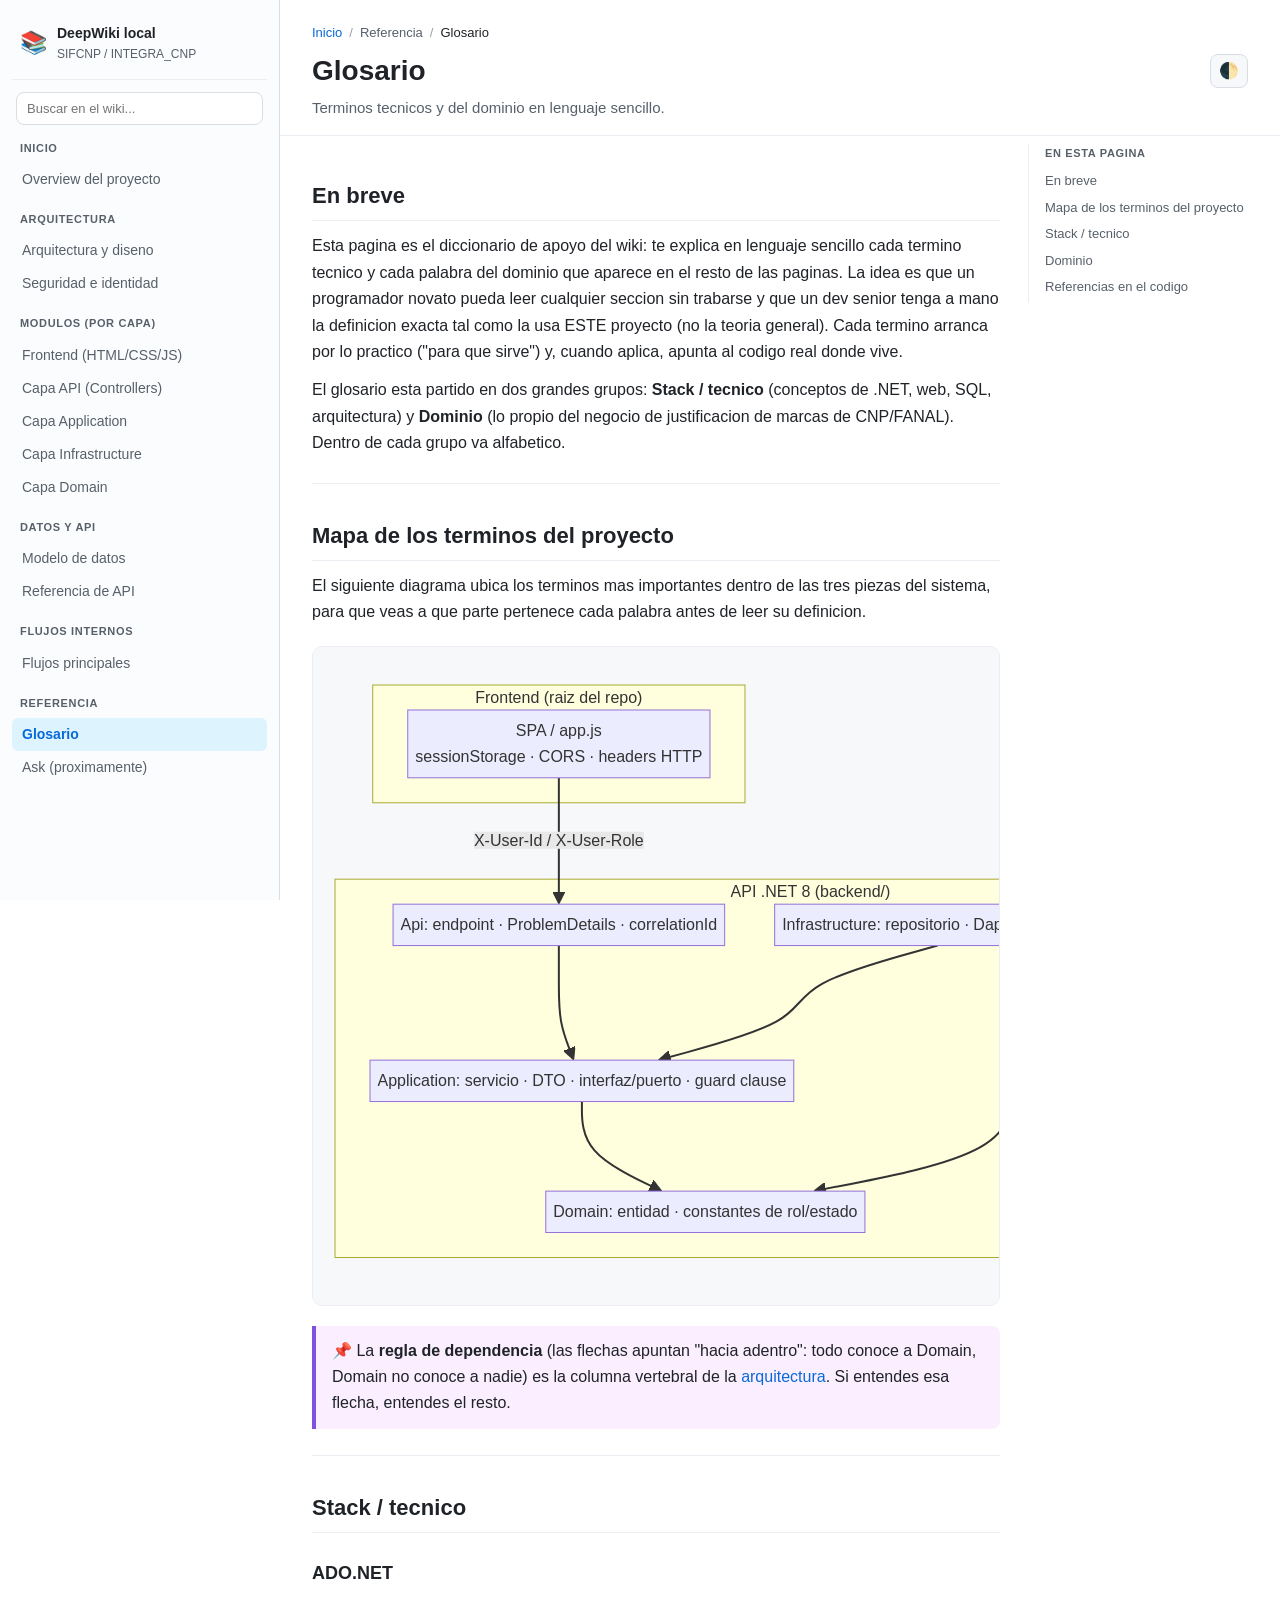
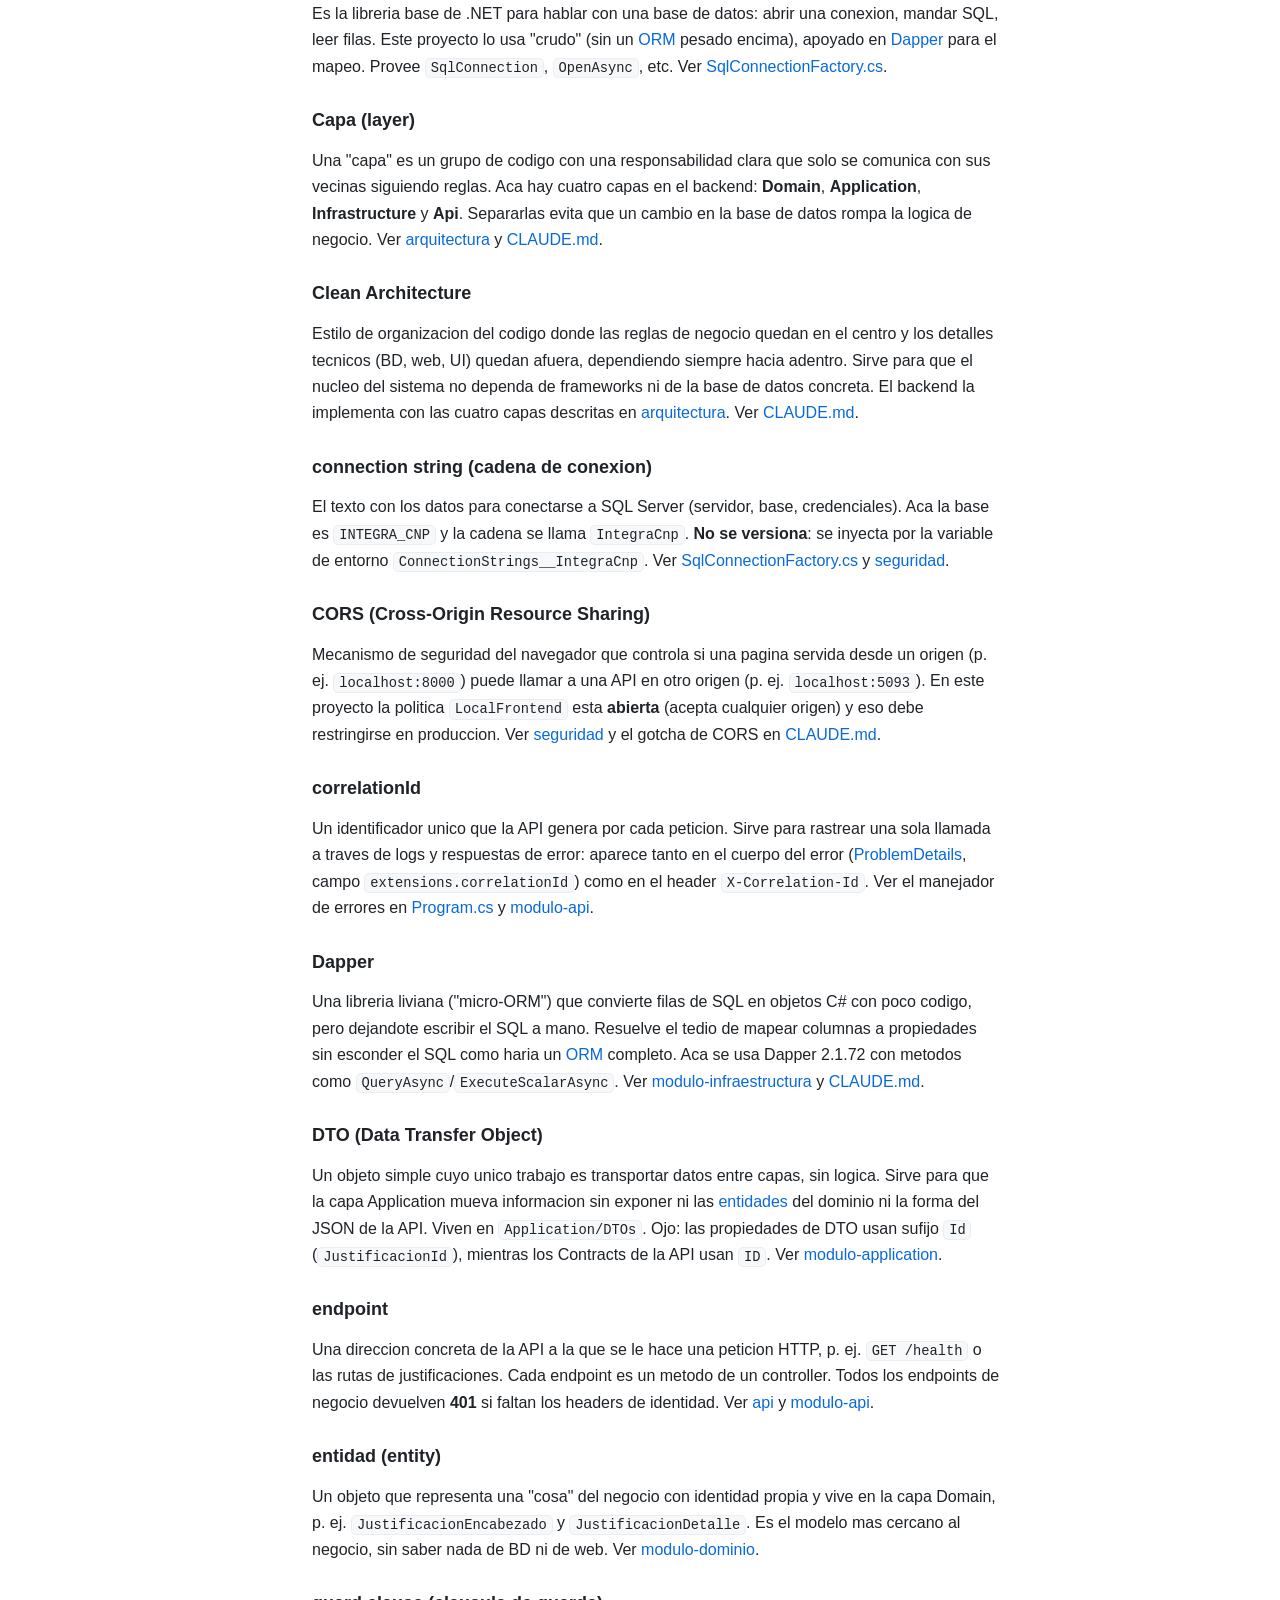
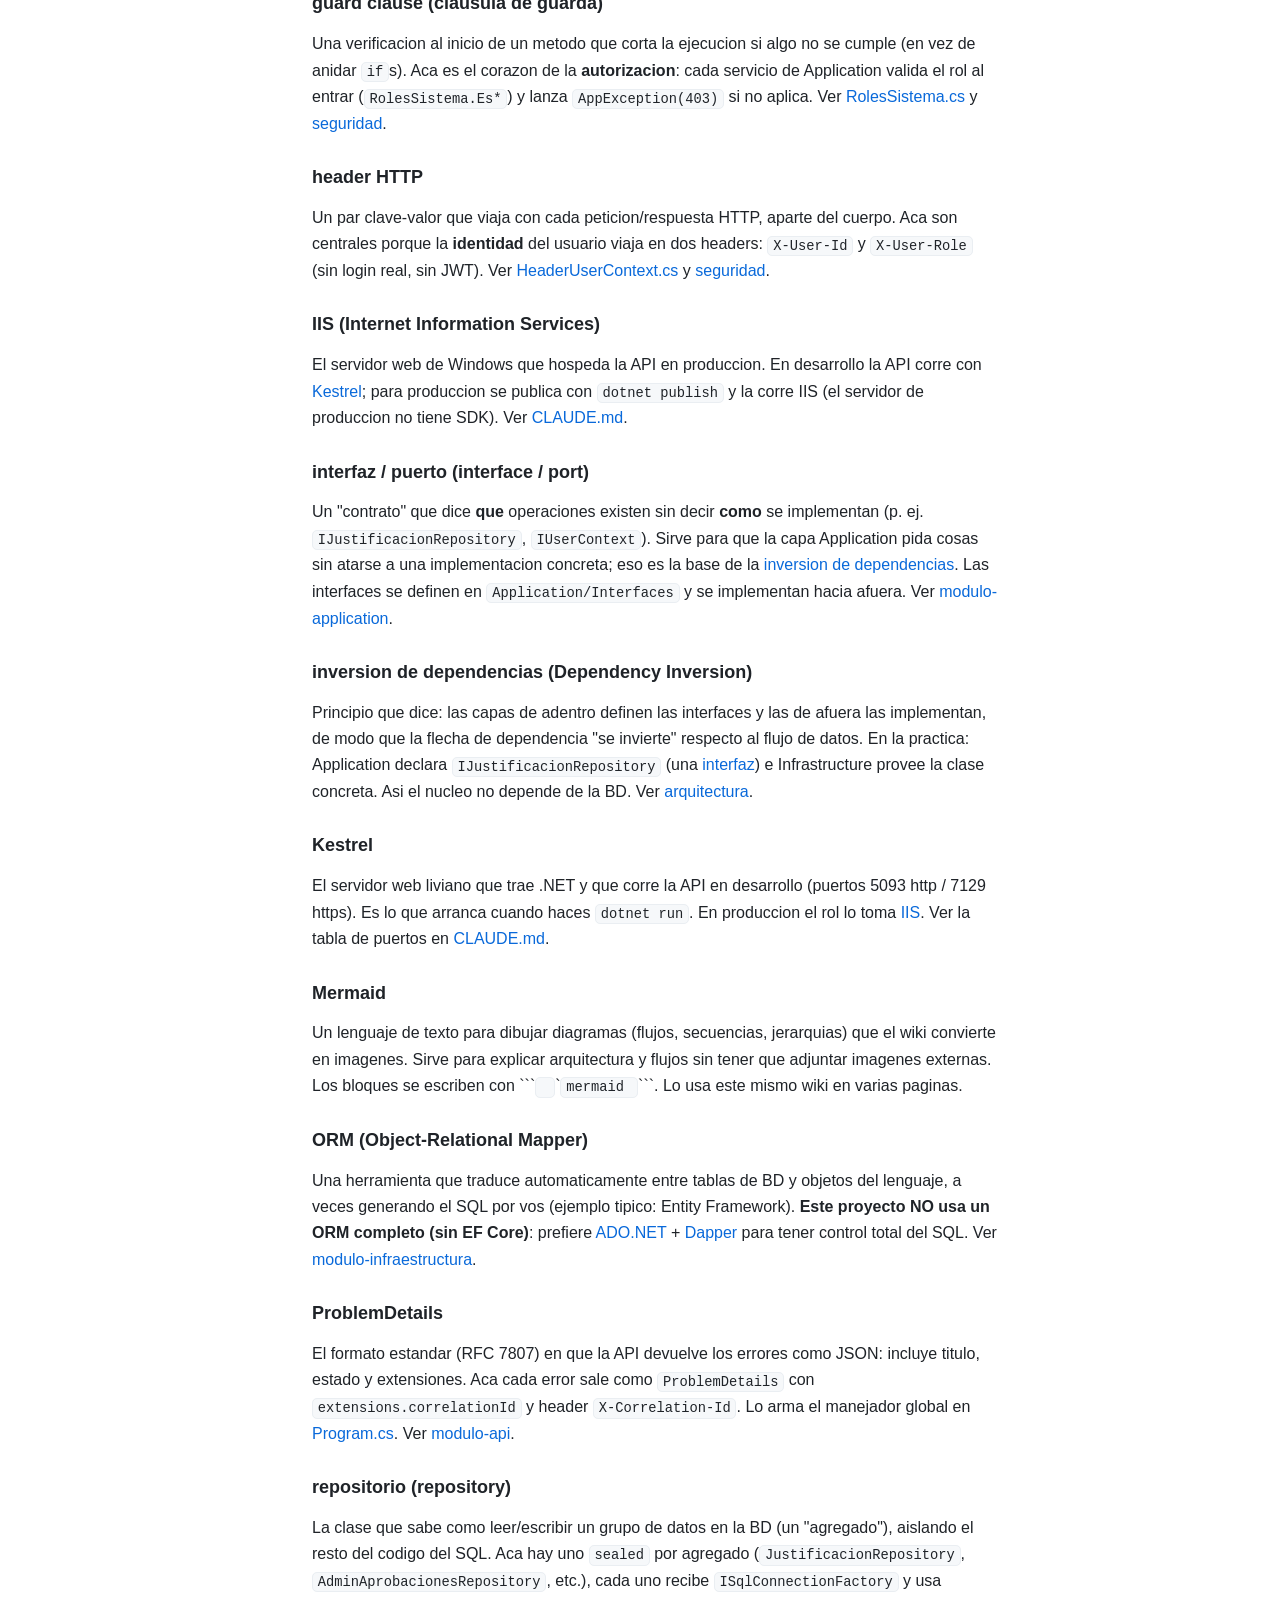
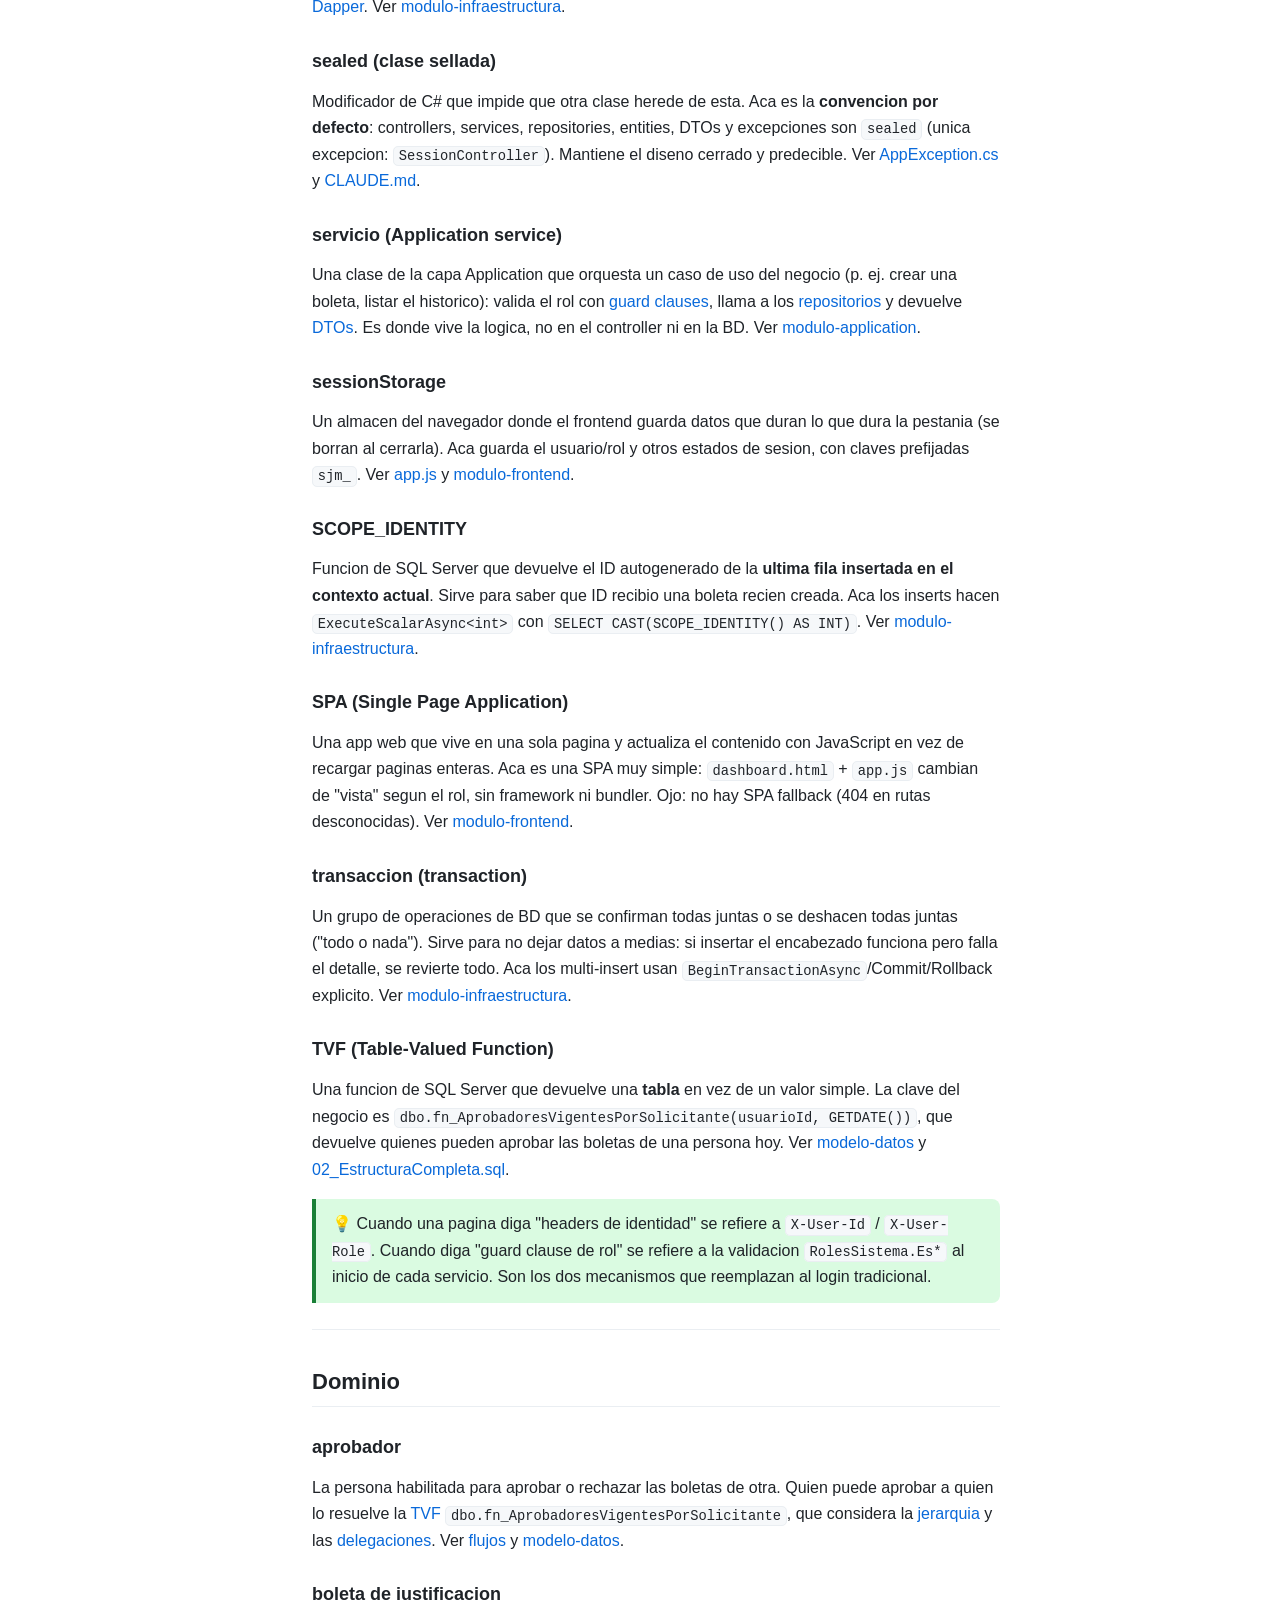
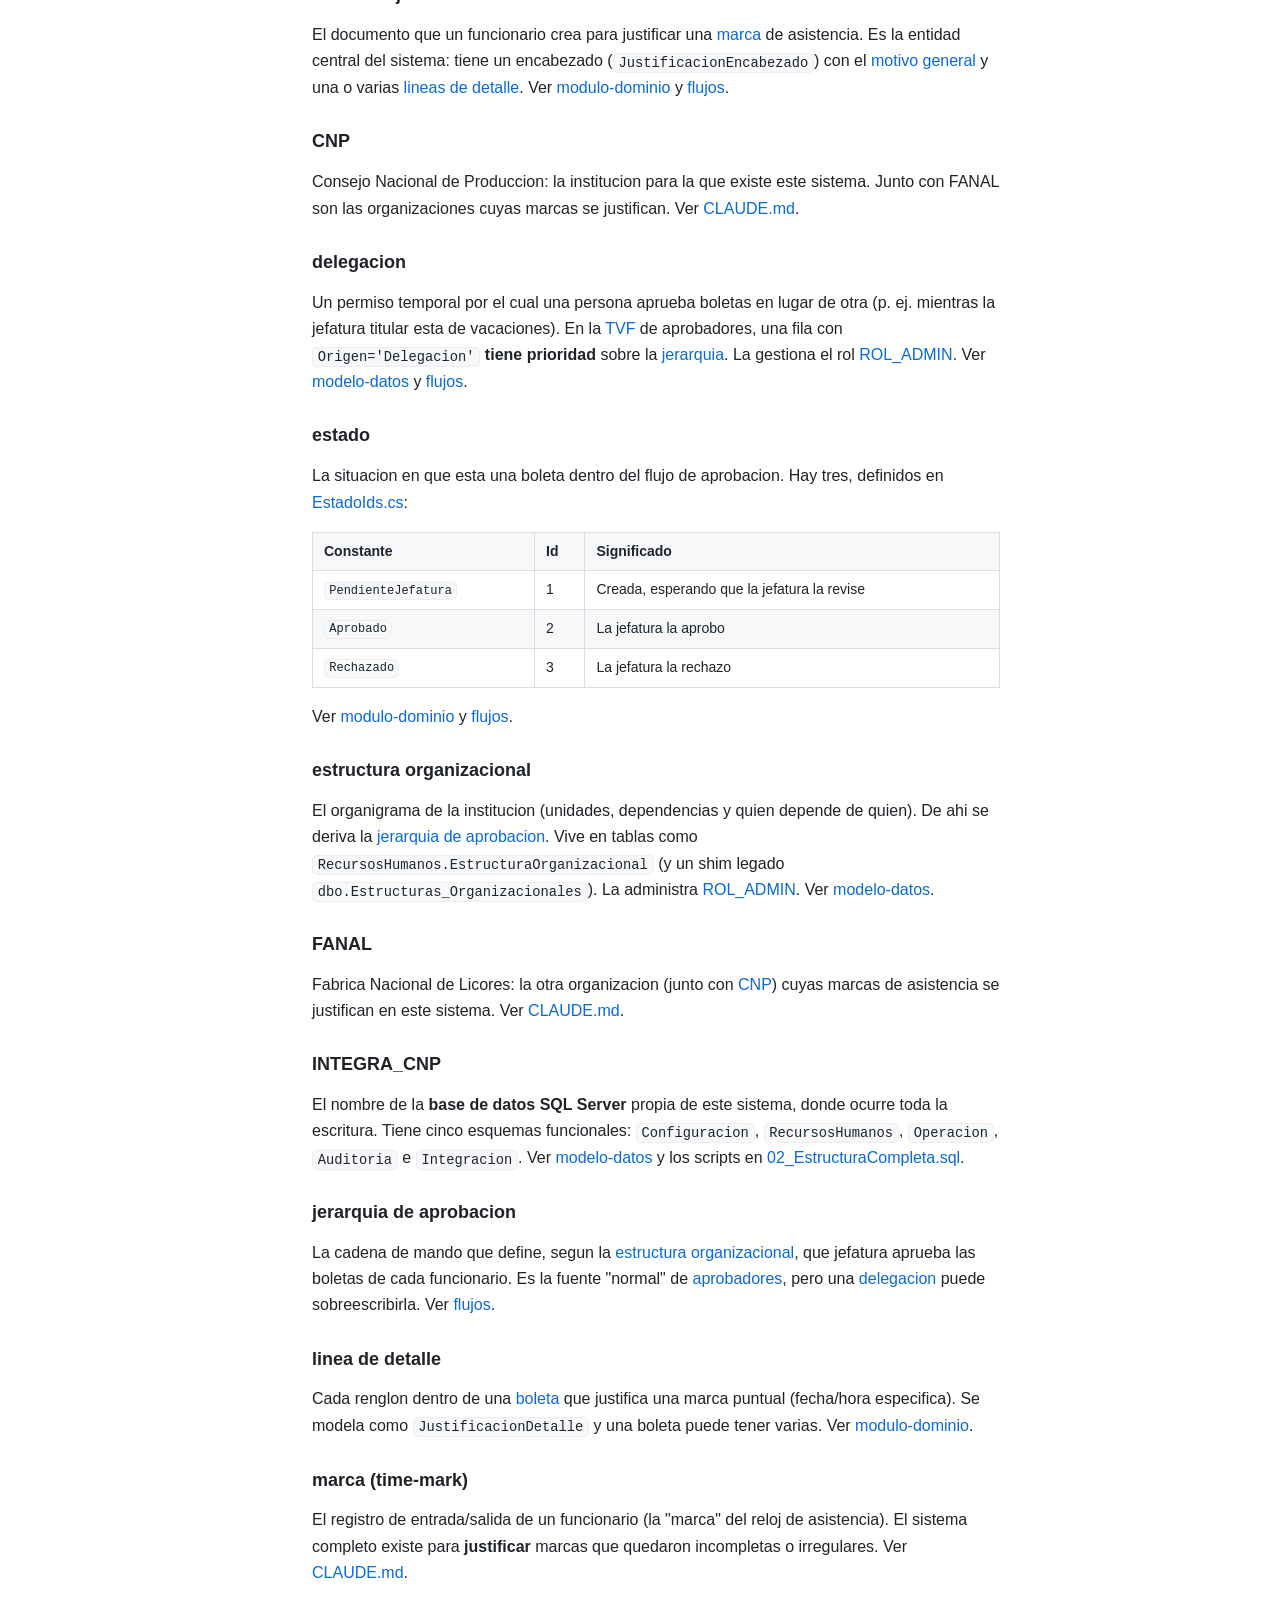
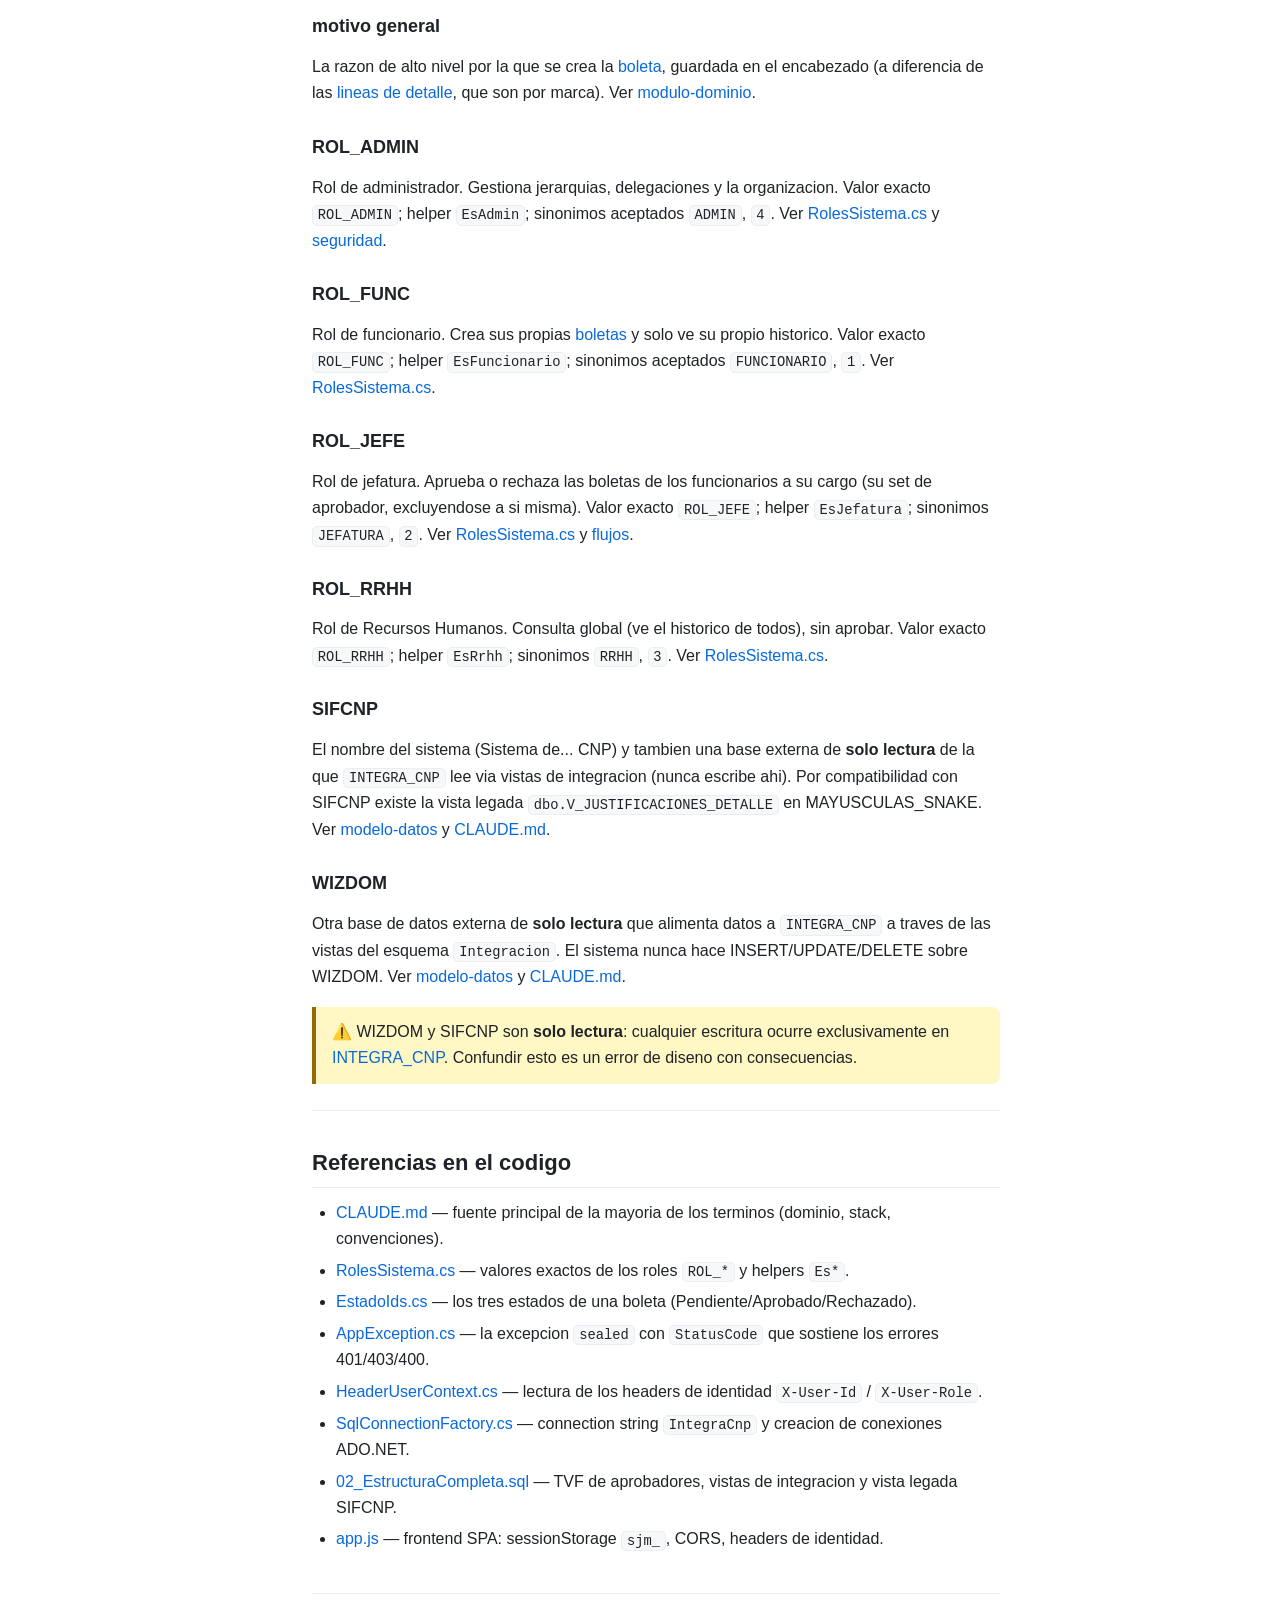
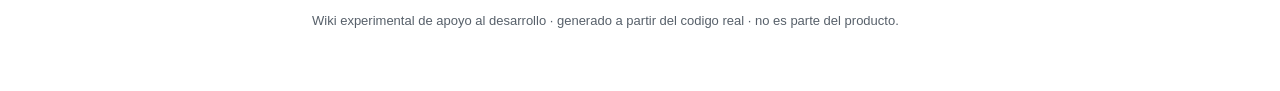
<file: deepwiki-local/glosario.html>
<!doctype html>
<html lang="es">
<head>
<meta charset="utf-8">
<meta name="viewport" content="width=device-width, initial-scale=1">
<title>Glosario · DeepWiki local SIFCNP</title>
<meta name="description" content="Terminos tecnicos y del dominio en lenguaje sencillo.">
<link rel="stylesheet" href="assets/styles.css">
</head>
<body>
<button class="menu-toggle" id="menu-toggle" aria-label="Abrir menu">☰</button>
<nav class="sidebar" aria-label="Navegacion del wiki">
<div class="brand"><a href="index.html"><span class="logo">📚</span><span><b>DeepWiki local</b><small>SIFCNP / INTEGRA_CNP</small></span></a></div>
<div class="search-box"><input type="search" id="wiki-search" placeholder="Buscar en el wiki..." autocomplete="off" aria-label="Buscar"><div id="search-results" class="search-results" hidden></div></div>
<div class="nav-group"><div class="nav-group-label">Inicio</div><ul>
<li><a href="index.html">Overview del proyecto</a></li>
</ul></div>
<div class="nav-group"><div class="nav-group-label">Arquitectura</div><ul>
<li><a href="arquitectura.html">Arquitectura y diseno</a></li>
<li><a href="seguridad.html">Seguridad e identidad</a></li>
</ul></div>
<div class="nav-group"><div class="nav-group-label">Modulos (por capa)</div><ul>
<li><a href="modulo-frontend.html">Frontend (HTML/CSS/JS)</a></li>
<li><a href="modulo-api.html">Capa API (Controllers)</a></li>
<li><a href="modulo-application.html">Capa Application</a></li>
<li><a href="modulo-infraestructura.html">Capa Infrastructure</a></li>
<li><a href="modulo-dominio.html">Capa Domain</a></li>
</ul></div>
<div class="nav-group"><div class="nav-group-label">Datos y API</div><ul>
<li><a href="modelo-datos.html">Modelo de datos</a></li>
<li><a href="api.html">Referencia de API</a></li>
</ul></div>
<div class="nav-group"><div class="nav-group-label">Flujos internos</div><ul>
<li><a href="flujos.html">Flujos principales</a></li>
</ul></div>
<div class="nav-group"><div class="nav-group-label">Referencia</div><ul>
<li><a href="glosario.html" class="active" aria-current="page">Glosario</a></li>
<li><a href="ask.html">Ask (proximamente)</a></li>
</ul></div>
</nav>
<main class="content">
<header class="page-head">
<nav class="breadcrumbs" aria-label="Ruta"><a href="index.html">Inicio</a><span class="sep">/</span><span>Referencia</span><span class="sep">/</span><span class="current">Glosario</span></nav>
<div class="page-head-row">
<h1>Glosario</h1>
<button class="theme-toggle" id="theme-toggle" title="Cambiar tema" aria-label="Cambiar tema claro/oscuro">🌓</button>
</div>
<p class="page-desc">Terminos tecnicos y del dominio en lenguaje sencillo.</p>
</header>
<div class="content-grid">
<article class="prose">
<h2 id="en-breve">En breve</h2>
<p>Esta pagina es el diccionario de apoyo del wiki: te explica en lenguaje sencillo cada termino tecnico y cada palabra del dominio que aparece en el resto de las paginas. La idea es que un programador novato pueda leer cualquier seccion sin trabarse y que un dev senior tenga a mano la definicion exacta tal como la usa ESTE proyecto (no la teoria general). Cada termino arranca por lo practico ("para que sirve") y, cuando aplica, apunta al codigo real donde vive.</p>
<p>El glosario esta partido en dos grandes grupos: <strong>Stack / tecnico</strong> (conceptos de .NET, web, SQL, arquitectura) y <strong>Dominio</strong> (lo propio del negocio de justificacion de marcas de CNP/FANAL). Dentro de cada grupo va alfabetico.</p>
<hr>
<h2 id="mapa-de-los-terminos-del-proyecto">Mapa de los terminos del proyecto</h2>
<p>El siguiente diagrama ubica los terminos mas importantes dentro de las tres piezas del sistema, para que veas a que parte pertenece cada palabra antes de leer su definicion.</p>
<div class="mermaid-wrap"><pre class="mermaid">flowchart TB
    subgraph FE["Frontend (raiz del repo)"]
        SPA["SPA / app.js&lt;br/&gt;sessionStorage · CORS · headers HTTP"]
    end
    subgraph API["API .NET 8 (backend/)"]
        direction TB
        APIc["Api: endpoint · ProblemDetails · correlationId"]
        APP["Application: servicio · DTO · interfaz/puerto · guard clause"]
        INF["Infrastructure: repositorio · Dapper · ADO.NET · connection string"]
        DOM["Domain: entidad · constantes de rol/estado"]
        APIc --&gt; APP
        INF --&gt; APP
        APP --&gt; DOM
        INF --&gt; DOM
    end
    subgraph DB["SQL Server"]
        BD["INTEGRA_CNP&lt;br/&gt;transaccion · SCOPE_IDENTITY · TVF aprobadores"]
        EXT["WIZDOM · SIFCNP (solo lectura)"]
    end
    SPA --&gt;|"X-User-Id / X-User-Role"| APIc
    INF --&gt;|"Kestrel/IIS hospedan la API"| BD
    BD -.-&gt;|"vistas de integracion"| EXT</pre></div>
<blockquote class="callout why">📌 La <strong>regla de dependencia</strong> (las flechas apuntan "hacia adentro": todo conoce a Domain, Domain no conoce a nadie) es la columna vertebral de la <a href="arquitectura.html">arquitectura</a>. Si entendes esa flecha, entendes el resto.</blockquote>
<hr>
<h2 id="stack-tecnico">Stack / tecnico</h2>
<h3 id="ado-net">ADO.NET</h3>
<p>Es la libreria base de .NET para hablar con una base de datos: abrir una conexion, mandar SQL, leer filas. Este proyecto lo usa "crudo" (sin un <a href="#orm">ORM</a> pesado encima), apoyado en <a href="#dapper">Dapper</a> para el mapeo. Provee <code>SqlConnection</code>, <code>OpenAsync</code>, etc. Ver <a href="../backend/src/IntegradorMarcas.Infrastructure/Data/SqlConnectionFactory.cs">SqlConnectionFactory.cs</a>.</p>
<h3 id="capa-layer">Capa (layer)</h3>
<p>Una "capa" es un grupo de codigo con una responsabilidad clara que solo se comunica con sus vecinas siguiendo reglas. Aca hay cuatro capas en el backend: <strong>Domain</strong>, <strong>Application</strong>, <strong>Infrastructure</strong> y <strong>Api</strong>. Separarlas evita que un cambio en la base de datos rompa la logica de negocio. Ver <a href="arquitectura.html">arquitectura</a> y <a href="../CLAUDE.md">CLAUDE.md</a>.</p>
<h3 id="clean-architecture">Clean Architecture</h3>
<p>Estilo de organizacion del codigo donde las reglas de negocio quedan en el centro y los detalles tecnicos (BD, web, UI) quedan afuera, dependiendo siempre hacia adentro. Sirve para que el nucleo del sistema no dependa de frameworks ni de la base de datos concreta. El backend la implementa con las cuatro capas descritas en <a href="arquitectura.html">arquitectura</a>. Ver <a href="../CLAUDE.md">CLAUDE.md</a>.</p>
<h3 id="connection-string-cadena-de-conexion">connection string (cadena de conexion)</h3>
<p>El texto con los datos para conectarse a SQL Server (servidor, base, credenciales). Aca la base es <code>INTEGRA_CNP</code> y la cadena se llama <code>IntegraCnp</code>. <strong>No se versiona</strong>: se inyecta por la variable de entorno <code>ConnectionStrings__IntegraCnp</code>. Ver <a href="../backend/src/IntegradorMarcas.Infrastructure/Data/SqlConnectionFactory.cs">SqlConnectionFactory.cs</a> y <a href="seguridad.html">seguridad</a>.</p>
<h3 id="cors-cross-origin-resource-sharing">CORS (Cross-Origin Resource Sharing)</h3>
<p>Mecanismo de seguridad del navegador que controla si una pagina servida desde un origen (p. ej. <code>localhost:8000</code>) puede llamar a una API en otro origen (p. ej. <code>localhost:5093</code>). En este proyecto la politica <code>LocalFrontend</code> esta <strong>abierta</strong> (acepta cualquier origen) y eso debe restringirse en produccion. Ver <a href="seguridad.html">seguridad</a> y el gotcha de CORS en <a href="../CLAUDE.md">CLAUDE.md</a>.</p>
<h3 id="correlationid">correlationId</h3>
<p>Un identificador unico que la API genera por cada peticion. Sirve para rastrear una sola llamada a traves de logs y respuestas de error: aparece tanto en el cuerpo del error (<a href="#problemdetails">ProblemDetails</a>, campo <code>extensions.correlationId</code>) como en el header <code>X-Correlation-Id</code>. Ver el manejador de errores en <a href="../backend/src/IntegradorMarcas.Api/Program.cs">Program.cs</a> y <a href="modulo-api.html">modulo-api</a>.</p>
<h3 id="dapper">Dapper</h3>
<p>Una libreria liviana ("micro-ORM") que convierte filas de SQL en objetos C# con poco codigo, pero dejandote escribir el SQL a mano. Resuelve el tedio de mapear columnas a propiedades sin esconder el SQL como haria un <a href="#orm">ORM</a> completo. Aca se usa Dapper 2.1.72 con metodos como <code>QueryAsync</code>/<code>ExecuteScalarAsync</code>. Ver <a href="modulo-infraestructura.html">modulo-infraestructura</a> y <a href="../CLAUDE.md">CLAUDE.md</a>.</p>
<h3 id="dto-data-transfer-object">DTO (Data Transfer Object)</h3>
<p>Un objeto simple cuyo unico trabajo es transportar datos entre capas, sin logica. Sirve para que la capa Application mueva informacion sin exponer ni las <a href="#entidad">entidades</a> del dominio ni la forma del JSON de la API. Viven en <code>Application/DTOs</code>. Ojo: las propiedades de DTO usan sufijo <code>Id</code> (<code>JustificacionId</code>), mientras los Contracts de la API usan <code>ID</code>. Ver <a href="modulo-application.html">modulo-application</a>.</p>
<h3 id="endpoint">endpoint</h3>
<p>Una direccion concreta de la API a la que se le hace una peticion HTTP, p. ej. <code>GET /health</code> o las rutas de justificaciones. Cada endpoint es un metodo de un controller. Todos los endpoints de negocio devuelven <strong>401</strong> si faltan los headers de identidad. Ver <a href="api.html">api</a> y <a href="modulo-api.html">modulo-api</a>.</p>
<h3 id="entidad-entity">entidad (entity)</h3>
<p>Un objeto que representa una "cosa" del negocio con identidad propia y vive en la capa Domain, p. ej. <code>JustificacionEncabezado</code> y <code>JustificacionDetalle</code>. Es el modelo mas cercano al negocio, sin saber nada de BD ni de web. Ver <a href="modulo-dominio.html">modulo-dominio</a>.</p>
<h3 id="guard-clause-clausula-de-guarda">guard clause (clausula de guarda)</h3>
<p>Una verificacion al inicio de un metodo que corta la ejecucion si algo no se cumple (en vez de anidar <code>if</code>s). Aca es el corazon de la <strong>autorizacion</strong>: cada servicio de Application valida el rol al entrar (<code>RolesSistema.Es*</code>) y lanza <code>AppException(403)</code> si no aplica. Ver <a href="../backend/src/IntegradorMarcas.Domain/Constants/RolesSistema.cs">RolesSistema.cs</a> y <a href="seguridad.html">seguridad</a>.</p>
<h3 id="header-http">header HTTP</h3>
<p>Un par clave-valor que viaja con cada peticion/respuesta HTTP, aparte del cuerpo. Aca son centrales porque la <strong>identidad</strong> del usuario viaja en dos headers: <code>X-User-Id</code> y <code>X-User-Role</code> (sin login real, sin JWT). Ver <a href="../backend/src/IntegradorMarcas.Api/Security/HeaderUserContext.cs">HeaderUserContext.cs</a> y <a href="seguridad.html">seguridad</a>.</p>
<h3 id="iis-internet-information-services">IIS (Internet Information Services)</h3>
<p>El servidor web de Windows que hospeda la API en produccion. En desarrollo la API corre con <a href="#kestrel">Kestrel</a>; para produccion se publica con <code>dotnet publish</code> y la corre IIS (el servidor de produccion no tiene SDK). Ver <a href="../CLAUDE.md">CLAUDE.md</a>.</p>
<h3 id="interfaz-puerto-interface-port">interfaz / puerto (interface / port)</h3>
<p>Un "contrato" que dice <strong>que</strong> operaciones existen sin decir <strong>como</strong> se implementan (p. ej. <code>IJustificacionRepository</code>, <code>IUserContext</code>). Sirve para que la capa Application pida cosas sin atarse a una implementacion concreta; eso es la base de la <a href="#inversion-de-dependencias">inversion de dependencias</a>. Las interfaces se definen en <code>Application/Interfaces</code> y se implementan hacia afuera. Ver <a href="modulo-application.html">modulo-application</a>.</p>
<h3 id="inversion-de-dependencias-dependency-inversion">inversion de dependencias (Dependency Inversion)</h3>
<p>Principio que dice: las capas de adentro definen las interfaces y las de afuera las implementan, de modo que la flecha de dependencia "se invierte" respecto al flujo de datos. En la practica: Application declara <code>IJustificacionRepository</code> (una <a href="#interfaz--puerto-interface--port">interfaz</a>) e Infrastructure provee la clase concreta. Asi el nucleo no depende de la BD. Ver <a href="arquitectura.html">arquitectura</a>.</p>
<h3 id="kestrel">Kestrel</h3>
<p>El servidor web liviano que trae .NET y que corre la API en desarrollo (puertos 5093 http / 7129 https). Es lo que arranca cuando haces <code>dotnet run</code>. En produccion el rol lo toma <a href="#iis-internet-information-services">IIS</a>. Ver la tabla de puertos en <a href="../CLAUDE.md">CLAUDE.md</a>.</p>
<h3 id="mermaid">Mermaid</h3>
<p>Un lenguaje de texto para dibujar diagramas (flujos, secuencias, jerarquias) que el wiki convierte en imagenes. Sirve para explicar arquitectura y flujos sin tener que adjuntar imagenes externas. Los bloques se escriben con ```<code> </code>`<code>mermaid </code>```. Lo usa este mismo wiki en varias paginas.</p>
<h3 id="orm-object-relational-mapper">ORM (Object-Relational Mapper)</h3>
<p>Una herramienta que traduce automaticamente entre tablas de BD y objetos del lenguaje, a veces generando el SQL por vos (ejemplo tipico: Entity Framework). <strong>Este proyecto NO usa un ORM completo (sin EF Core)</strong>: prefiere <a href="#adonet">ADO.NET</a> + <a href="#dapper">Dapper</a> para tener control total del SQL. Ver <a href="modulo-infraestructura.html">modulo-infraestructura</a>.</p>
<h3 id="problemdetails">ProblemDetails</h3>
<p>El formato estandar (RFC 7807) en que la API devuelve los errores como JSON: incluye titulo, estado y extensiones. Aca cada error sale como <code>ProblemDetails</code> con <code>extensions.correlationId</code> y header <code>X-Correlation-Id</code>. Lo arma el manejador global en <a href="../backend/src/IntegradorMarcas.Api/Program.cs">Program.cs</a>. Ver <a href="modulo-api.html">modulo-api</a>.</p>
<h3 id="repositorio-repository">repositorio (repository)</h3>
<p>La clase que sabe como leer/escribir un grupo de datos en la BD (un "agregado"), aislando el resto del codigo del SQL. Aca hay uno <code>sealed</code> por agregado (<code>JustificacionRepository</code>, <code>AdminAprobacionesRepository</code>, etc.), cada uno recibe <code>ISqlConnectionFactory</code> y usa <a href="#dapper">Dapper</a>. Ver <a href="modulo-infraestructura.html">modulo-infraestructura</a>.</p>
<h3 id="sealed-clase-sellada">sealed (clase sellada)</h3>
<p>Modificador de C# que impide que otra clase herede de esta. Aca es la <strong>convencion por defecto</strong>: controllers, services, repositories, entities, DTOs y excepciones son <code>sealed</code> (unica excepcion: <code>SessionController</code>). Mantiene el diseno cerrado y predecible. Ver <a href="../backend/src/IntegradorMarcas.Application/Common/AppException.cs">AppException.cs</a> y <a href="../CLAUDE.md">CLAUDE.md</a>.</p>
<h3 id="servicio-application-service">servicio (Application service)</h3>
<p>Una clase de la capa Application que orquesta un caso de uso del negocio (p. ej. crear una boleta, listar el historico): valida el rol con <a href="#guard-clause-clausula-de-guarda">guard clauses</a>, llama a los <a href="#repositorio-repository">repositorios</a> y devuelve <a href="#dto-data-transfer-object">DTOs</a>. Es donde vive la logica, no en el controller ni en la BD. Ver <a href="modulo-application.html">modulo-application</a>.</p>
<h3 id="sessionstorage">sessionStorage</h3>
<p>Un almacen del navegador donde el frontend guarda datos que duran lo que dura la pestania (se borran al cerrarla). Aca guarda el usuario/rol y otros estados de sesion, con claves prefijadas <code>sjm_</code>. Ver <a href="../app.js">app.js</a> y <a href="modulo-frontend.html">modulo-frontend</a>.</p>
<h3 id="scope-identity">SCOPE_IDENTITY</h3>
<p>Funcion de SQL Server que devuelve el ID autogenerado de la <strong>ultima fila insertada en el contexto actual</strong>. Sirve para saber que ID recibio una boleta recien creada. Aca los inserts hacen <code>ExecuteScalarAsync&lt;int&gt;</code> con <code>SELECT CAST(SCOPE_IDENTITY() AS INT)</code>. Ver <a href="modulo-infraestructura.html">modulo-infraestructura</a>.</p>
<h3 id="spa-single-page-application">SPA (Single Page Application)</h3>
<p>Una app web que vive en una sola pagina y actualiza el contenido con JavaScript en vez de recargar paginas enteras. Aca es una SPA muy simple: <code>dashboard.html</code> + <code>app.js</code> cambian de "vista" segun el rol, sin framework ni bundler. Ojo: no hay SPA fallback (404 en rutas desconocidas). Ver <a href="modulo-frontend.html">modulo-frontend</a>.</p>
<h3 id="transaccion-transaction">transaccion (transaction)</h3>
<p>Un grupo de operaciones de BD que se confirman todas juntas o se deshacen todas juntas ("todo o nada"). Sirve para no dejar datos a medias: si insertar el encabezado funciona pero falla el detalle, se revierte todo. Aca los multi-insert usan <code>BeginTransactionAsync</code>/Commit/Rollback explicito. Ver <a href="modulo-infraestructura.html">modulo-infraestructura</a>.</p>
<h3 id="tvf-table-valued-function">TVF (Table-Valued Function)</h3>
<p>Una funcion de SQL Server que devuelve una <strong>tabla</strong> en vez de un valor simple. La clave del negocio es <code>dbo.fn_AprobadoresVigentesPorSolicitante(usuarioId, GETDATE())</code>, que devuelve quienes pueden aprobar las boletas de una persona hoy. Ver <a href="modelo-datos.html">modelo-datos</a> y <a href="../docs/db/02_EstructuraCompleta.sql">02_EstructuraCompleta.sql</a>.</p>
<blockquote class="callout tip">💡 Cuando una pagina diga "headers de identidad" se refiere a <code>X-User-Id</code> / <code>X-User-Role</code>. Cuando diga "guard clause de rol" se refiere a la validacion <code>RolesSistema.Es*</code> al inicio de cada servicio. Son los dos mecanismos que reemplazan al login tradicional.</blockquote>
<hr>
<h2 id="dominio">Dominio</h2>
<h3 id="aprobador">aprobador</h3>
<p>La persona habilitada para aprobar o rechazar las boletas de otra. Quien puede aprobar a quien lo resuelve la <a href="#tvf-table-valued-function">TVF</a> <code>dbo.fn_AprobadoresVigentesPorSolicitante</code>, que considera la <a href="#jerarquia-de-aprobacion">jerarquia</a> y las <a href="#delegacion">delegaciones</a>. Ver <a href="flujos.html">flujos</a> y <a href="modelo-datos.html">modelo-datos</a>.</p>
<h3 id="boleta-de-justificacion">boleta de justificacion</h3>
<p>El documento que un funcionario crea para justificar una <a href="#marca">marca</a> de asistencia. Es la entidad central del sistema: tiene un encabezado (<code>JustificacionEncabezado</code>) con el <a href="#motivo-general">motivo general</a> y una o varias <a href="#linea-de-detalle">lineas de detalle</a>. Ver <a href="modulo-dominio.html">modulo-dominio</a> y <a href="flujos.html">flujos</a>.</p>
<h3 id="cnp">CNP</h3>
<p>Consejo Nacional de Produccion: la institucion para la que existe este sistema. Junto con FANAL son las organizaciones cuyas marcas se justifican. Ver <a href="../CLAUDE.md">CLAUDE.md</a>.</p>
<h3 id="delegacion">delegacion</h3>
<p>Un permiso temporal por el cual una persona aprueba boletas en lugar de otra (p. ej. mientras la jefatura titular esta de vacaciones). En la <a href="#tvf-table-valued-function">TVF</a> de aprobadores, una fila con <code>Origen='Delegacion'</code> <strong>tiene prioridad</strong> sobre la <a href="#jerarquia-de-aprobacion">jerarquia</a>. La gestiona el rol <a href="#rol_admin">ROL_ADMIN</a>. Ver <a href="modelo-datos.html">modelo-datos</a> y <a href="flujos.html">flujos</a>.</p>
<h3 id="estado">estado</h3>
<p>La situacion en que esta una boleta dentro del flujo de aprobacion. Hay tres, definidos en <a href="../backend/src/IntegradorMarcas.Domain/Constants/EstadoIds.cs">EstadoIds.cs</a>:</p>
<div class="table-wrap"><table><thead><tr><th>Constante</th><th>Id</th><th>Significado</th></tr></thead><tbody><tr><td><code>PendienteJefatura</code></td><td>1</td><td>Creada, esperando que la jefatura la revise</td></tr><tr><td><code>Aprobado</code></td><td>2</td><td>La jefatura la aprobo</td></tr><tr><td><code>Rechazado</code></td><td>3</td><td>La jefatura la rechazo</td></tr></tbody></table></div>
<p>Ver <a href="modulo-dominio.html">modulo-dominio</a> y <a href="flujos.html">flujos</a>.</p>
<h3 id="estructura-organizacional">estructura organizacional</h3>
<p>El organigrama de la institucion (unidades, dependencias y quien depende de quien). De ahi se deriva la <a href="#jerarquia-de-aprobacion">jerarquia de aprobacion</a>. Vive en tablas como <code>RecursosHumanos.EstructuraOrganizacional</code> (y un shim legado <code>dbo.Estructuras_Organizacionales</code>). La administra <a href="#rol_admin">ROL_ADMIN</a>. Ver <a href="modelo-datos.html">modelo-datos</a>.</p>
<h3 id="fanal">FANAL</h3>
<p>Fabrica Nacional de Licores: la otra organizacion (junto con <a href="#cnp">CNP</a>) cuyas marcas de asistencia se justifican en este sistema. Ver <a href="../CLAUDE.md">CLAUDE.md</a>.</p>
<h3 id="integra-cnp">INTEGRA_CNP</h3>
<p>El nombre de la <strong>base de datos SQL Server</strong> propia de este sistema, donde ocurre toda la escritura. Tiene cinco esquemas funcionales: <code>Configuracion</code>, <code>RecursosHumanos</code>, <code>Operacion</code>, <code>Auditoria</code> e <code>Integracion</code>. Ver <a href="modelo-datos.html">modelo-datos</a> y los scripts en <a href="../docs/db/02_EstructuraCompleta.sql">02_EstructuraCompleta.sql</a>.</p>
<h3 id="jerarquia-de-aprobacion">jerarquia de aprobacion</h3>
<p>La cadena de mando que define, segun la <a href="#estructura-organizacional">estructura organizacional</a>, que jefatura aprueba las boletas de cada funcionario. Es la fuente "normal" de <a href="#aprobador">aprobadores</a>, pero una <a href="#delegacion">delegacion</a> puede sobreescribirla. Ver <a href="flujos.html">flujos</a>.</p>
<h3 id="linea-de-detalle">linea de detalle</h3>
<p>Cada renglon dentro de una <a href="#boleta-de-justificacion">boleta</a> que justifica una marca puntual (fecha/hora especifica). Se modela como <code>JustificacionDetalle</code> y una boleta puede tener varias. Ver <a href="modulo-dominio.html">modulo-dominio</a>.</p>
<h3 id="marca-time-mark">marca (time-mark)</h3>
<p>El registro de entrada/salida de un funcionario (la "marca" del reloj de asistencia). El sistema completo existe para <strong>justificar</strong> marcas que quedaron incompletas o irregulares. Ver <a href="../CLAUDE.md">CLAUDE.md</a>.</p>
<h3 id="motivo-general">motivo general</h3>
<p>La razon de alto nivel por la que se crea la <a href="#boleta-de-justificacion">boleta</a>, guardada en el encabezado (a diferencia de las <a href="#linea-de-detalle">lineas de detalle</a>, que son por marca). Ver <a href="modulo-dominio.html">modulo-dominio</a>.</p>
<h3 id="rol-admin">ROL_ADMIN</h3>
<p>Rol de administrador. Gestiona jerarquias, delegaciones y la organizacion. Valor exacto <code>ROL_ADMIN</code>; helper <code>EsAdmin</code>; sinonimos aceptados <code>ADMIN</code>, <code>4</code>. Ver <a href="../backend/src/IntegradorMarcas.Domain/Constants/RolesSistema.cs">RolesSistema.cs</a> y <a href="seguridad.html">seguridad</a>.</p>
<h3 id="rol-func">ROL_FUNC</h3>
<p>Rol de funcionario. Crea sus propias <a href="#boleta-de-justificacion">boletas</a> y solo ve su propio historico. Valor exacto <code>ROL_FUNC</code>; helper <code>EsFuncionario</code>; sinonimos aceptados <code>FUNCIONARIO</code>, <code>1</code>. Ver <a href="../backend/src/IntegradorMarcas.Domain/Constants/RolesSistema.cs">RolesSistema.cs</a>.</p>
<h3 id="rol-jefe">ROL_JEFE</h3>
<p>Rol de jefatura. Aprueba o rechaza las boletas de los funcionarios a su cargo (su set de aprobador, excluyendose a si misma). Valor exacto <code>ROL_JEFE</code>; helper <code>EsJefatura</code>; sinonimos <code>JEFATURA</code>, <code>2</code>. Ver <a href="../backend/src/IntegradorMarcas.Domain/Constants/RolesSistema.cs">RolesSistema.cs</a> y <a href="flujos.html">flujos</a>.</p>
<h3 id="rol-rrhh">ROL_RRHH</h3>
<p>Rol de Recursos Humanos. Consulta global (ve el historico de todos), sin aprobar. Valor exacto <code>ROL_RRHH</code>; helper <code>EsRrhh</code>; sinonimos <code>RRHH</code>, <code>3</code>. Ver <a href="../backend/src/IntegradorMarcas.Domain/Constants/RolesSistema.cs">RolesSistema.cs</a>.</p>
<h3 id="sifcnp">SIFCNP</h3>
<p>El nombre del sistema (Sistema de... CNP) y tambien una base externa de <strong>solo lectura</strong> de la que <code>INTEGRA_CNP</code> lee via vistas de integracion (nunca escribe ahi). Por compatibilidad con SIFCNP existe la vista legada <code>dbo.V_JUSTIFICACIONES_DETALLE</code> en MAYUSCULAS_SNAKE. Ver <a href="modelo-datos.html">modelo-datos</a> y <a href="../CLAUDE.md">CLAUDE.md</a>.</p>
<h3 id="wizdom">WIZDOM</h3>
<p>Otra base de datos externa de <strong>solo lectura</strong> que alimenta datos a <code>INTEGRA_CNP</code> a traves de las vistas del esquema <code>Integracion</code>. El sistema nunca hace INSERT/UPDATE/DELETE sobre WIZDOM. Ver <a href="modelo-datos.html">modelo-datos</a> y <a href="../CLAUDE.md">CLAUDE.md</a>.</p>
<blockquote class="callout warn">⚠️ WIZDOM y SIFCNP son <strong>solo lectura</strong>: cualquier escritura ocurre exclusivamente en <a href="#integra_cnp">INTEGRA_CNP</a>. Confundir esto es un error de diseno con consecuencias.</blockquote>
<hr>
<h2 id="referencias-en-el-codigo">Referencias en el codigo</h2>
<ul>
<li><a href="../CLAUDE.md">CLAUDE.md</a> — fuente principal de la mayoria de los terminos (dominio, stack, convenciones).</li>
<li><a href="../backend/src/IntegradorMarcas.Domain/Constants/RolesSistema.cs">RolesSistema.cs</a> — valores exactos de los roles <code>ROL_*</code> y helpers <code>Es*</code>.</li>
<li><a href="../backend/src/IntegradorMarcas.Domain/Constants/EstadoIds.cs">EstadoIds.cs</a> — los tres estados de una boleta (Pendiente/Aprobado/Rechazado).</li>
<li><a href="../backend/src/IntegradorMarcas.Application/Common/AppException.cs">AppException.cs</a> — la excepcion <code>sealed</code> con <code>StatusCode</code> que sostiene los errores 401/403/400.</li>
<li><a href="../backend/src/IntegradorMarcas.Api/Security/HeaderUserContext.cs">HeaderUserContext.cs</a> — lectura de los headers de identidad <code>X-User-Id</code> / <code>X-User-Role</code>.</li>
<li><a href="../backend/src/IntegradorMarcas.Infrastructure/Data/SqlConnectionFactory.cs">SqlConnectionFactory.cs</a> — connection string <code>IntegraCnp</code> y creacion de conexiones ADO.NET.</li>
<li><a href="../docs/db/02_EstructuraCompleta.sql">02_EstructuraCompleta.sql</a> — TVF de aprobadores, vistas de integracion y vista legada SIFCNP.</li>
<li><a href="../app.js">app.js</a> — frontend SPA: sessionStorage <code>sjm_</code>, CORS, headers de identidad.</li>
</ul>

<footer class="page-foot">Wiki experimental de apoyo al desarrollo · generado a partir del codigo real · no es parte del producto.</footer>
</article>
<aside class="toc" aria-label="En esta pagina"><div class="toc-title">En esta pagina</div><ul><li><a href="#en-breve">En breve</a></li><li><a href="#mapa-de-los-terminos-del-proyecto">Mapa de los terminos del proyecto</a></li><li><a href="#stack-tecnico">Stack / tecnico</a></li><li><a href="#dominio">Dominio</a></li><li><a href="#referencias-en-el-codigo">Referencias en el codigo</a></li></ul></aside>
</div>
</main>
<script src="assets/mermaid.min.js"></script>
<script src="assets/search-index.js"></script>
<script src="assets/wiki.js"></script>
</body>
</html>
</file>
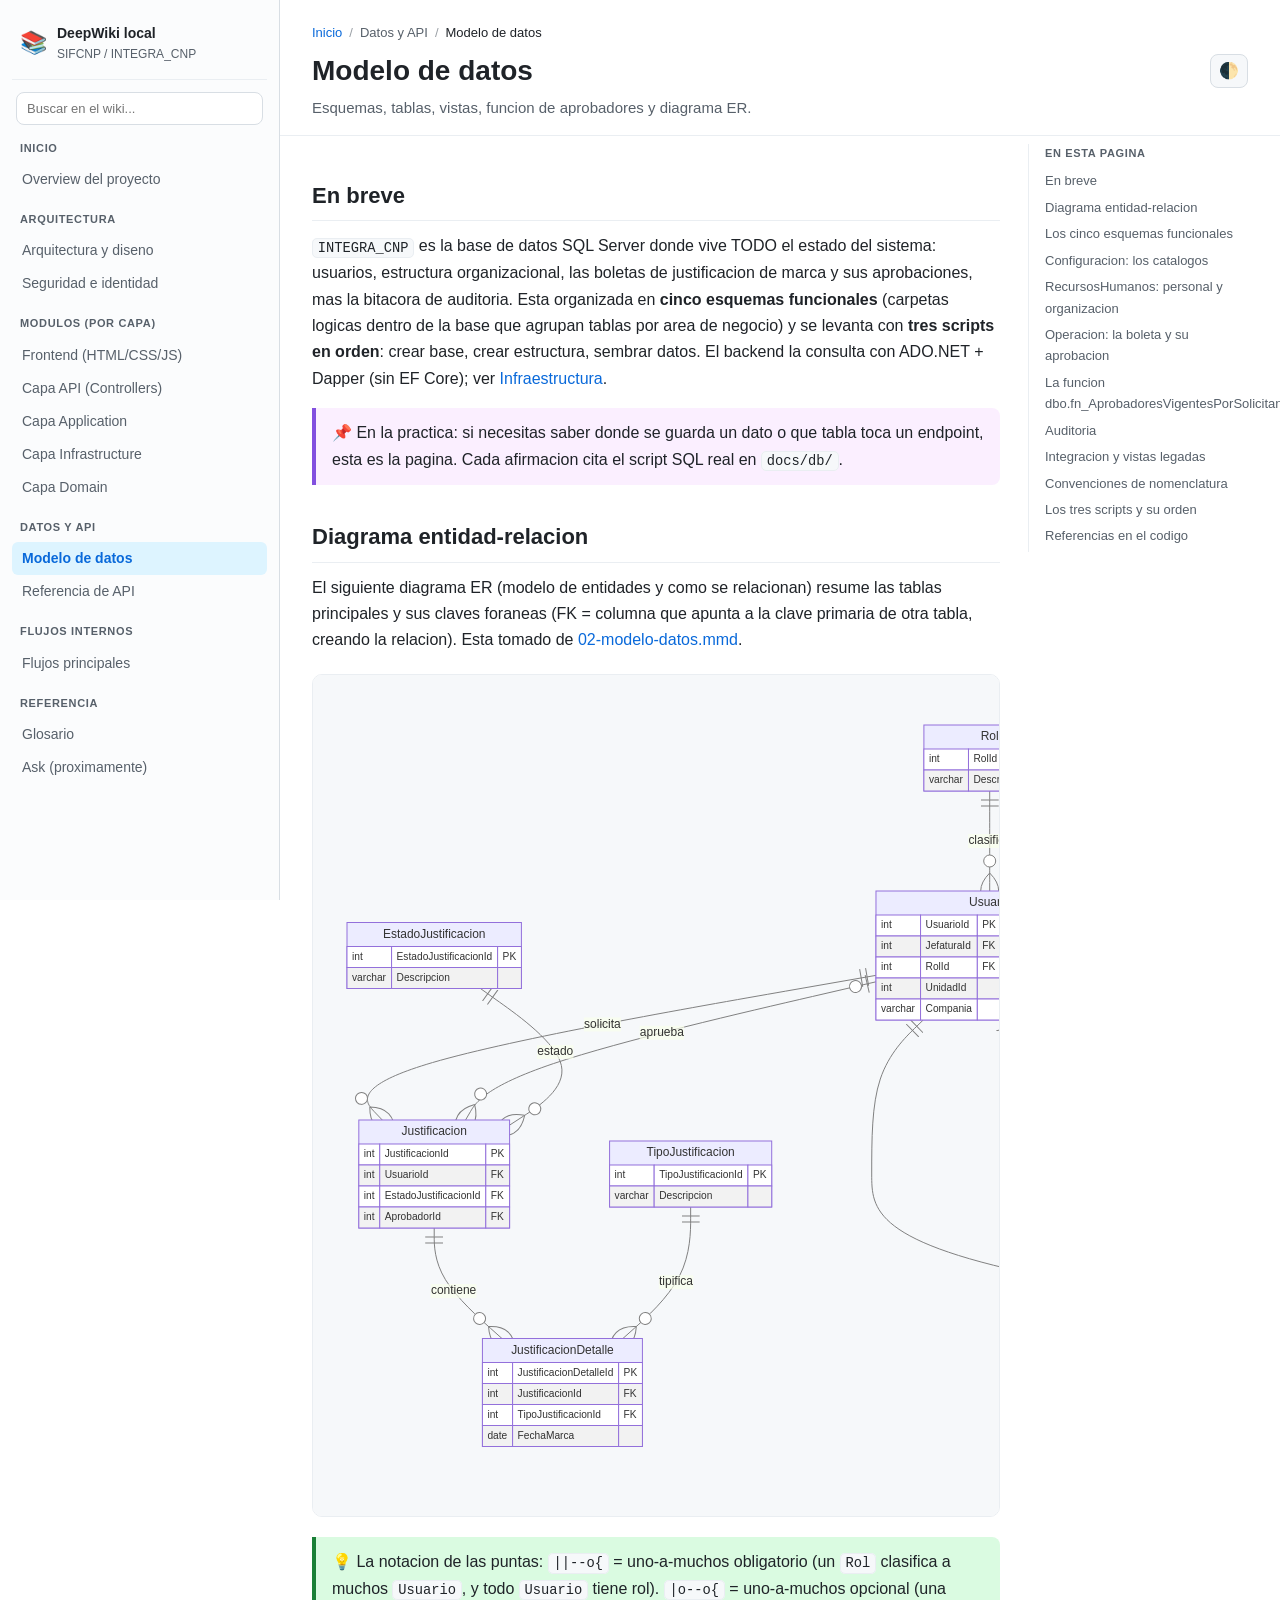
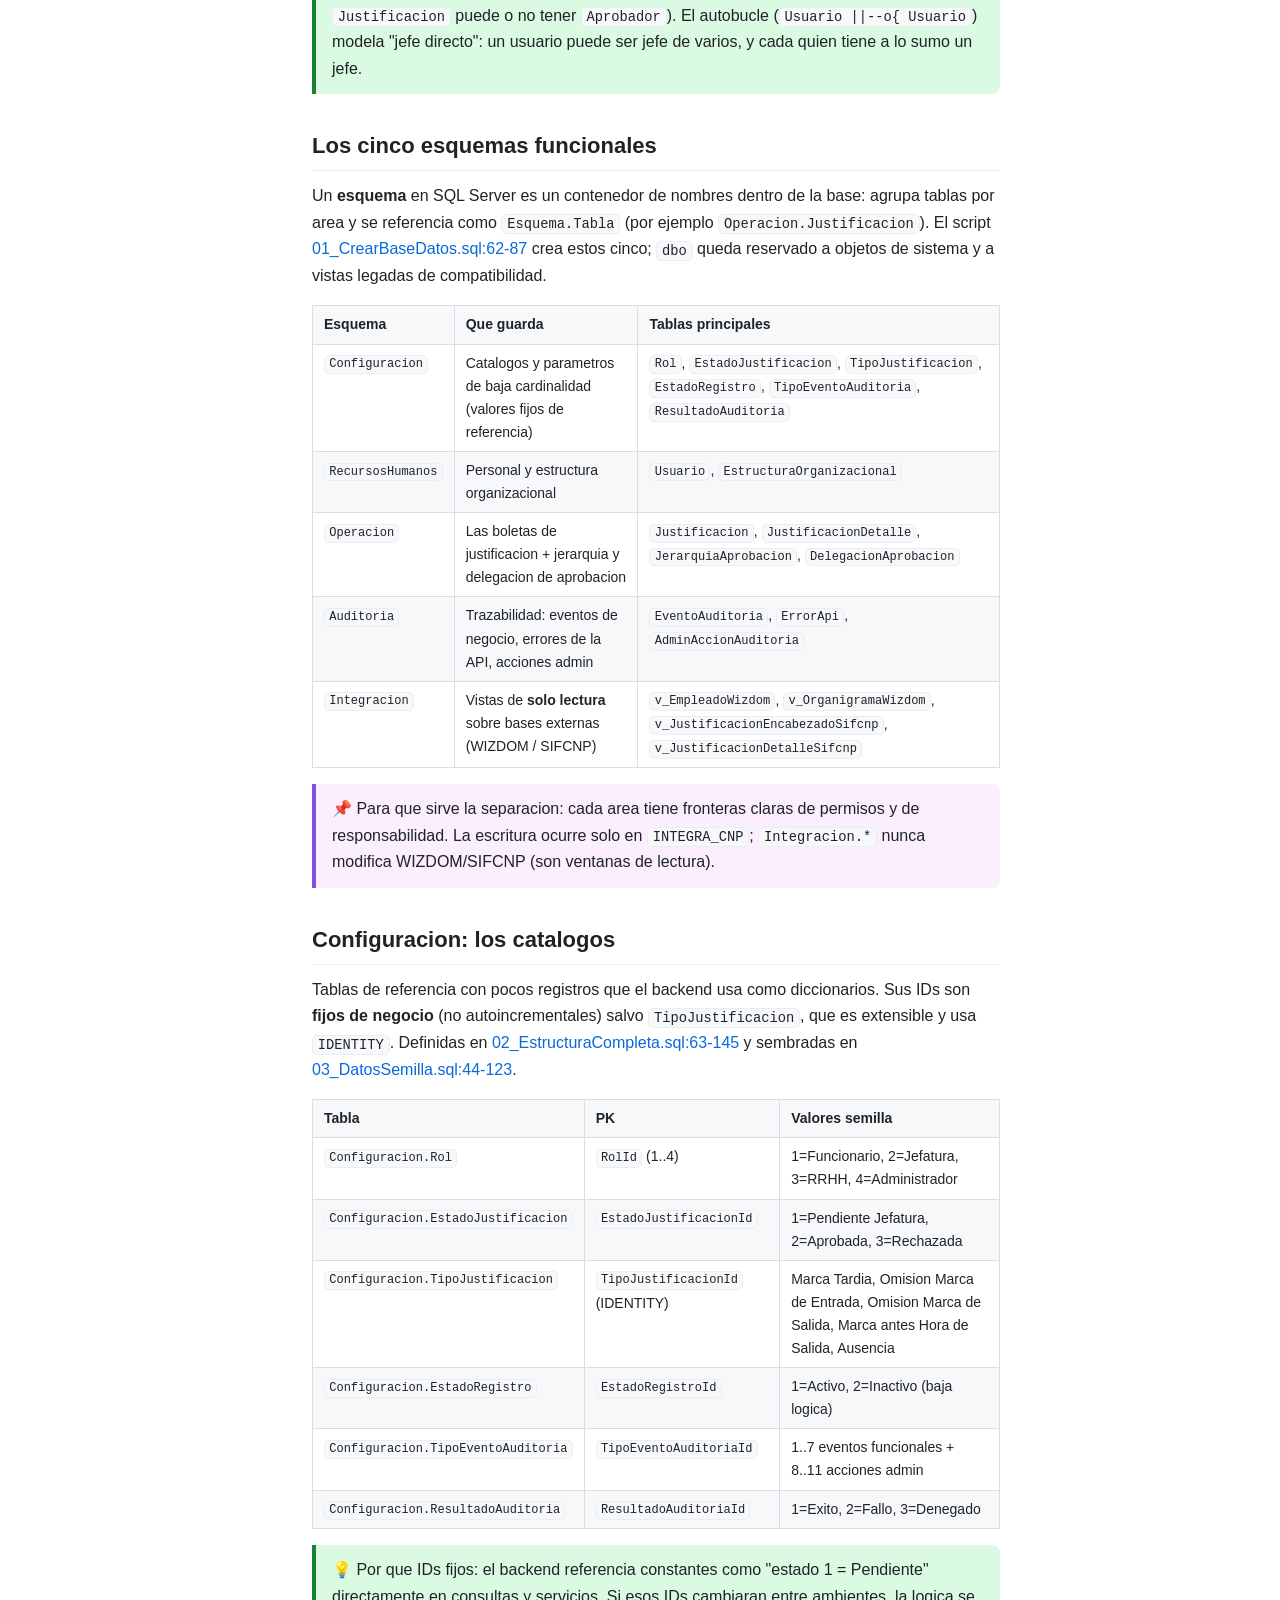
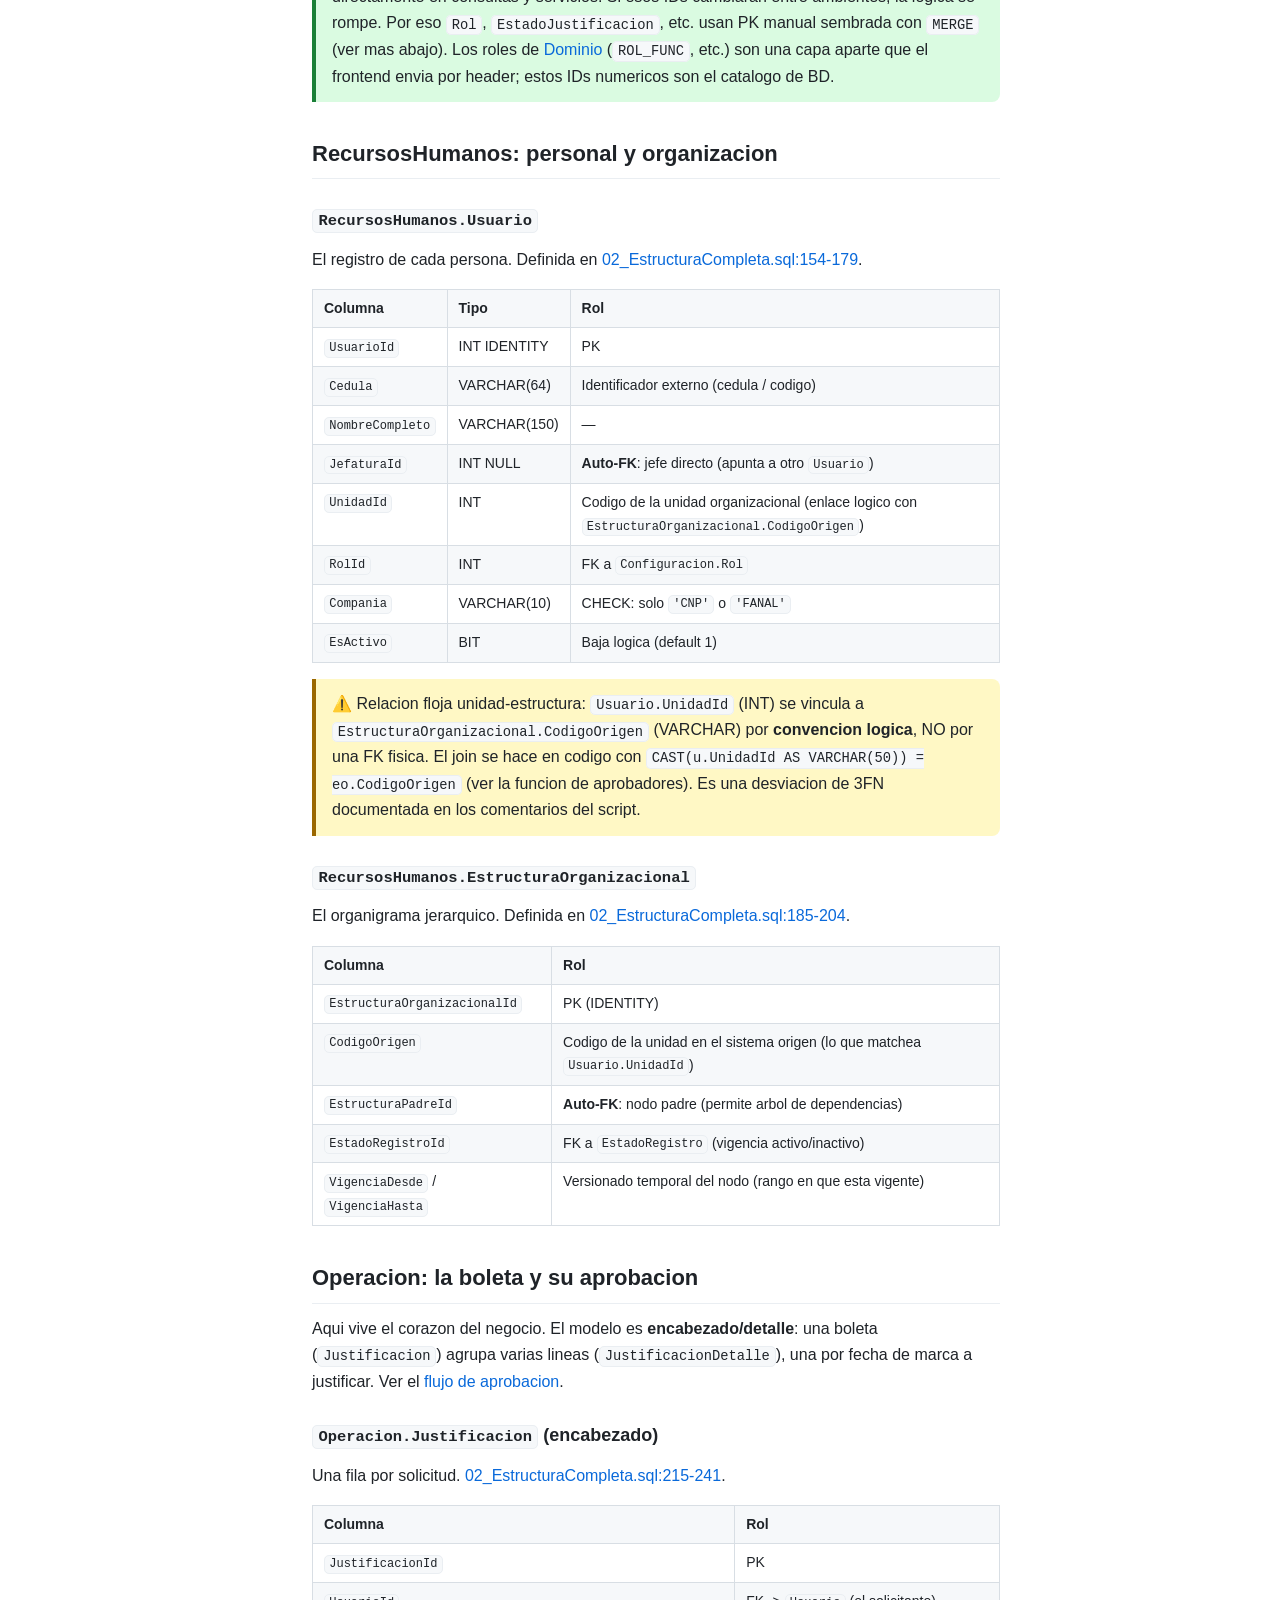
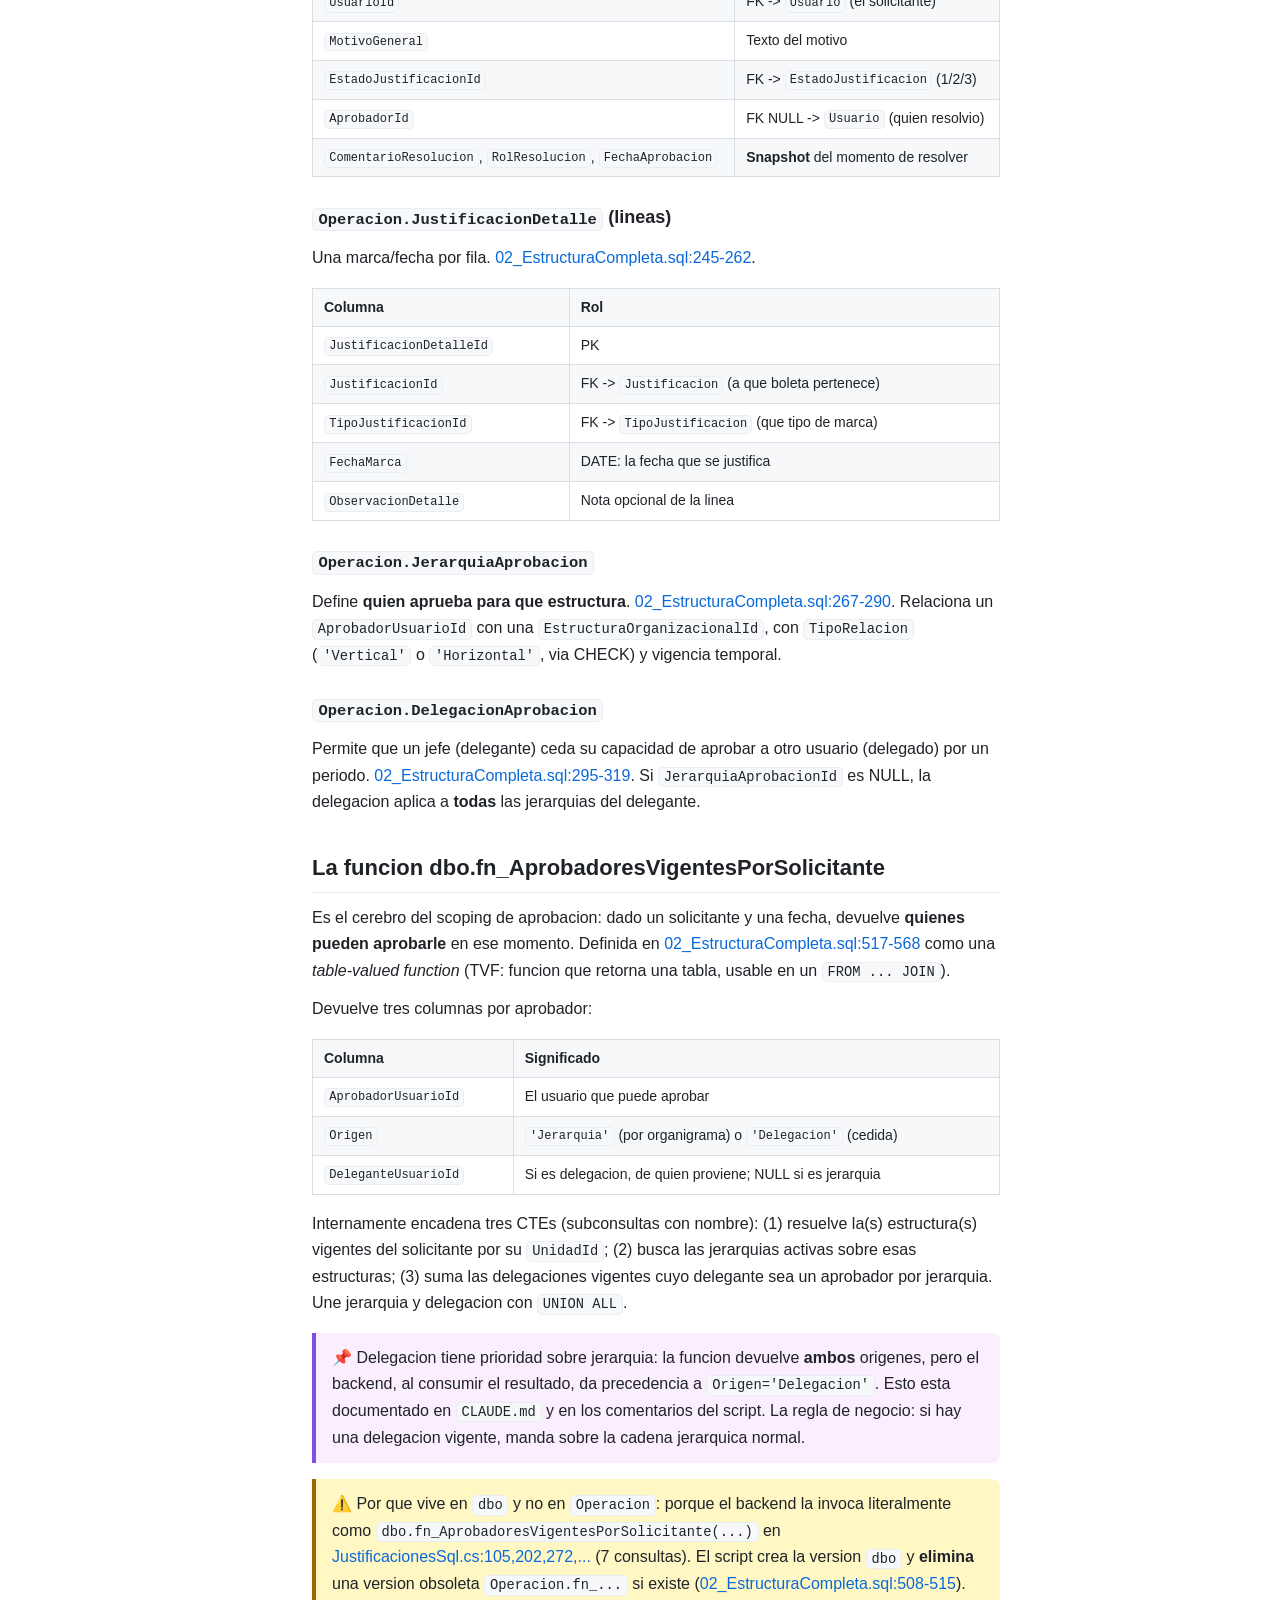
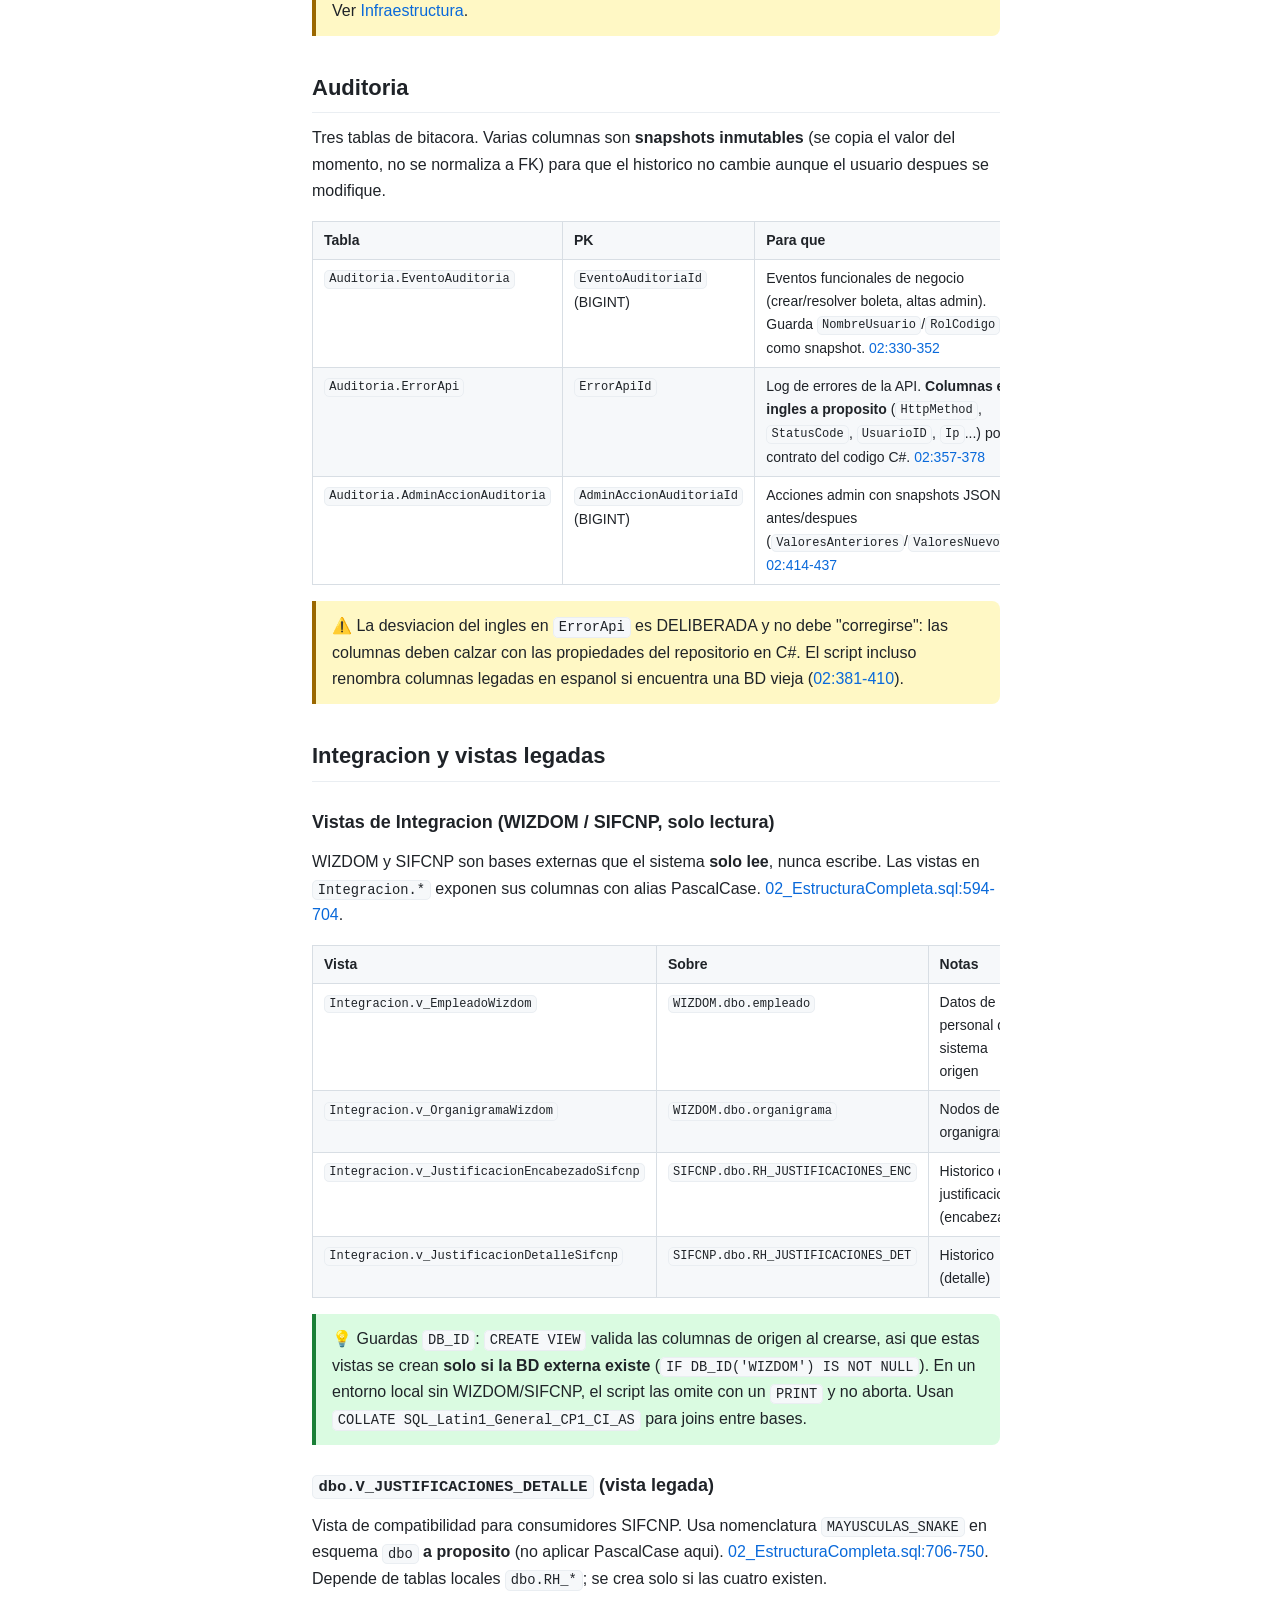
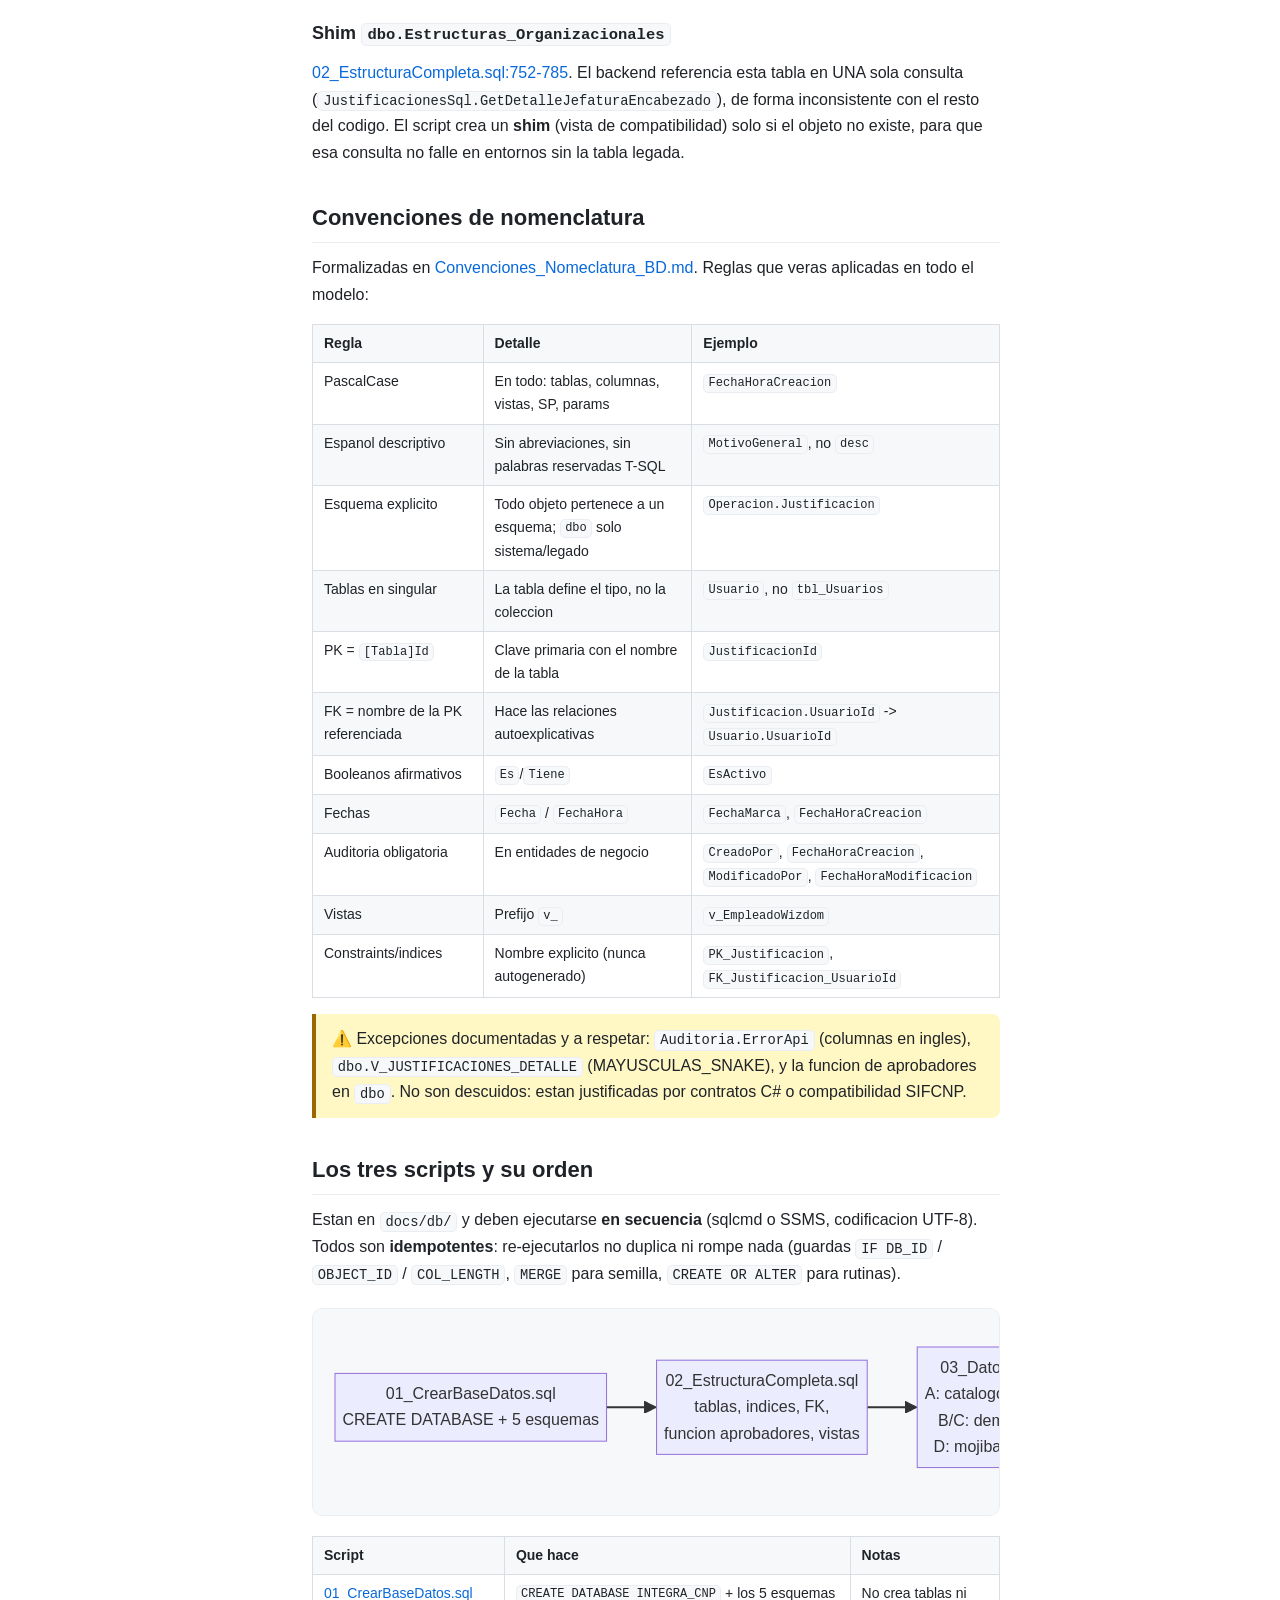
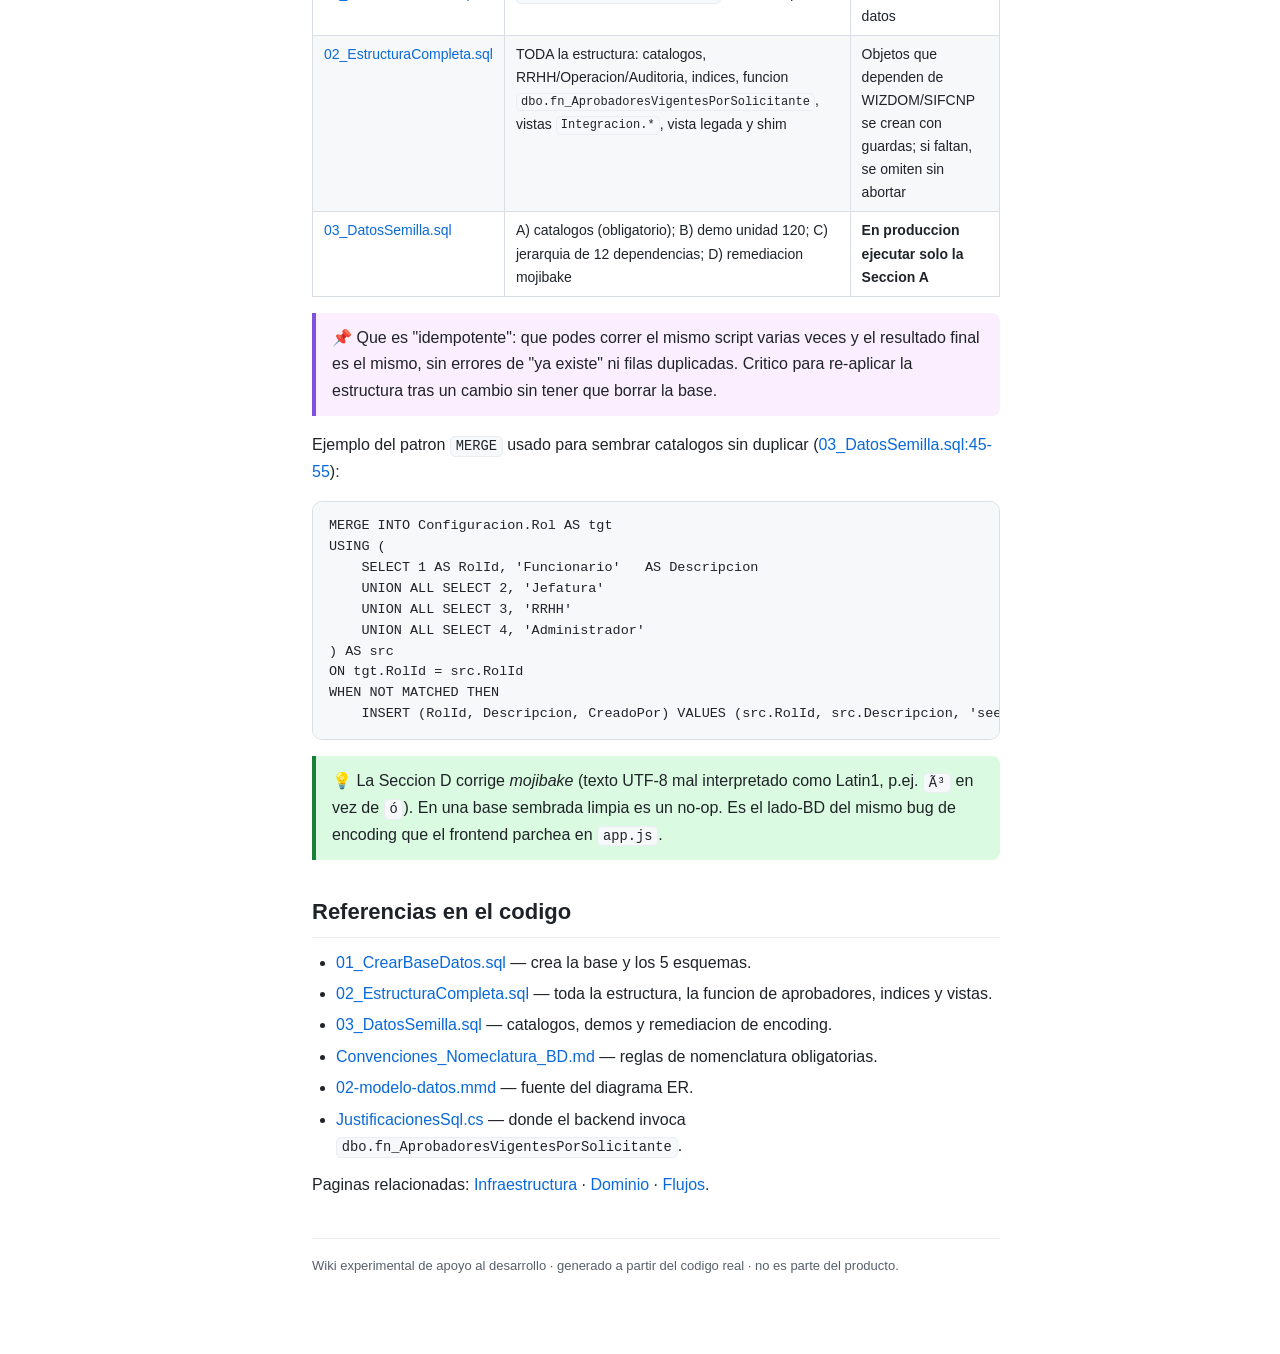
<file: deepwiki-local/modelo-datos.html>
<!doctype html>
<html lang="es">
<head>
<meta charset="utf-8">
<meta name="viewport" content="width=device-width, initial-scale=1">
<title>Modelo de datos · DeepWiki local SIFCNP</title>
<meta name="description" content="Esquemas, tablas, vistas, funcion de aprobadores y diagrama ER.">
<link rel="stylesheet" href="assets/styles.css">
</head>
<body>
<button class="menu-toggle" id="menu-toggle" aria-label="Abrir menu">☰</button>
<nav class="sidebar" aria-label="Navegacion del wiki">
<div class="brand"><a href="index.html"><span class="logo">📚</span><span><b>DeepWiki local</b><small>SIFCNP / INTEGRA_CNP</small></span></a></div>
<div class="search-box"><input type="search" id="wiki-search" placeholder="Buscar en el wiki..." autocomplete="off" aria-label="Buscar"><div id="search-results" class="search-results" hidden></div></div>
<div class="nav-group"><div class="nav-group-label">Inicio</div><ul>
<li><a href="index.html">Overview del proyecto</a></li>
</ul></div>
<div class="nav-group"><div class="nav-group-label">Arquitectura</div><ul>
<li><a href="arquitectura.html">Arquitectura y diseno</a></li>
<li><a href="seguridad.html">Seguridad e identidad</a></li>
</ul></div>
<div class="nav-group"><div class="nav-group-label">Modulos (por capa)</div><ul>
<li><a href="modulo-frontend.html">Frontend (HTML/CSS/JS)</a></li>
<li><a href="modulo-api.html">Capa API (Controllers)</a></li>
<li><a href="modulo-application.html">Capa Application</a></li>
<li><a href="modulo-infraestructura.html">Capa Infrastructure</a></li>
<li><a href="modulo-dominio.html">Capa Domain</a></li>
</ul></div>
<div class="nav-group"><div class="nav-group-label">Datos y API</div><ul>
<li><a href="modelo-datos.html" class="active" aria-current="page">Modelo de datos</a></li>
<li><a href="api.html">Referencia de API</a></li>
</ul></div>
<div class="nav-group"><div class="nav-group-label">Flujos internos</div><ul>
<li><a href="flujos.html">Flujos principales</a></li>
</ul></div>
<div class="nav-group"><div class="nav-group-label">Referencia</div><ul>
<li><a href="glosario.html">Glosario</a></li>
<li><a href="ask.html">Ask (proximamente)</a></li>
</ul></div>
</nav>
<main class="content">
<header class="page-head">
<nav class="breadcrumbs" aria-label="Ruta"><a href="index.html">Inicio</a><span class="sep">/</span><span>Datos y API</span><span class="sep">/</span><span class="current">Modelo de datos</span></nav>
<div class="page-head-row">
<h1>Modelo de datos</h1>
<button class="theme-toggle" id="theme-toggle" title="Cambiar tema" aria-label="Cambiar tema claro/oscuro">🌓</button>
</div>
<p class="page-desc">Esquemas, tablas, vistas, funcion de aprobadores y diagrama ER.</p>
</header>
<div class="content-grid">
<article class="prose">
<h2 id="en-breve">En breve</h2>
<p><code>INTEGRA_CNP</code> es la base de datos SQL Server donde vive TODO el estado del sistema: usuarios, estructura organizacional, las boletas de justificacion de marca y sus aprobaciones, mas la bitacora de auditoria. Esta organizada en <strong>cinco esquemas funcionales</strong> (carpetas logicas dentro de la base que agrupan tablas por area de negocio) y se levanta con <strong>tres scripts en orden</strong>: crear base, crear estructura, sembrar datos. El backend la consulta con ADO.NET + Dapper (sin EF Core); ver <a href="modulo-infraestructura.html">Infraestructura</a>.</p>
<blockquote class="callout why">📌 En la practica: si necesitas saber donde se guarda un dato o que tabla toca un endpoint, esta es la pagina. Cada afirmacion cita el script SQL real en <code>docs/db/</code>.</blockquote>
<h2 id="diagrama-entidad-relacion">Diagrama entidad-relacion</h2>
<p>El siguiente diagrama ER (modelo de entidades y como se relacionan) resume las tablas principales y sus claves foraneas (FK = columna que apunta a la clave primaria de otra tabla, creando la relacion). Esta tomado de <a href="../docs/manual-tecnico/capturas/02-modelo-datos.mmd">02-modelo-datos.mmd</a>.</p>
<div class="mermaid-wrap"><pre class="mermaid">erDiagram
    Rol {
        int RolId PK
        varchar Descripcion
    }
    EstadoJustificacion {
        int EstadoJustificacionId PK
        varchar Descripcion
    }
    TipoJustificacion {
        int TipoJustificacionId PK
        varchar Descripcion
    }
    EstadoRegistro {
        int EstadoRegistroId PK
        varchar Descripcion
    }
    TipoEventoAuditoria {
        int TipoEventoAuditoriaId PK
        varchar Descripcion
    }
    ResultadoAuditoria {
        int ResultadoAuditoriaId PK
        varchar Descripcion
    }
    Usuario {
        int UsuarioId PK
        int JefaturaId FK
        int RolId FK
        int UnidadId "logico CodigoOrigen"
        varchar Compania
    }
    EstructuraOrganizacional {
        int EstructuraOrganizacionalId PK
        int EstructuraPadreId FK
        int EstadoRegistroId FK
        varchar CodigoOrigen
    }
    Justificacion {
        int JustificacionId PK
        int UsuarioId FK
        int EstadoJustificacionId FK
        int AprobadorId FK
    }
    JustificacionDetalle {
        int JustificacionDetalleId PK
        int JustificacionId FK
        int TipoJustificacionId FK
        date FechaMarca
    }
    JerarquiaAprobacion {
        int JerarquiaAprobacionId PK
        int AprobadorUsuarioId FK
        int EstructuraOrganizacionalId FK
        int EstadoRegistroId FK
    }
    DelegacionAprobacion {
        int DelegacionAprobacionId PK
        int DeleganteUsuarioId FK
        int DelegadoUsuarioId FK
        int JerarquiaAprobacionId FK
        int EstadoRegistroId FK
    }
    EventoAuditoria {
        bigint EventoAuditoriaId PK
        int UsuarioId FK
        int TipoEventoAuditoriaId FK
        int ResultadoAuditoriaId FK
    }
    AdminAccionAuditoria {
        bigint AdminAccionAuditoriaId PK
        int UsuarioActorId FK
        int ResultadoAuditoriaId FK
    }
    ErrorApi {
        int ErrorApiId PK
        uniqueidentifier CorrelationId
    }

    Rol                      ||--o{ Usuario : "clasifica"
    Usuario                  ||--o{ Usuario : "jefe directo"
    EstructuraOrganizacional ||--o{ EstructuraOrganizacional : "padre"
    EstadoRegistro           ||--o{ EstructuraOrganizacional : "vigencia"
    Usuario                  ||--o{ Justificacion : "solicita"
    Usuario                  |o--o{ Justificacion : "aprueba"
    EstadoJustificacion      ||--o{ Justificacion : "estado"
    Justificacion            ||--o{ JustificacionDetalle : "contiene"
    TipoJustificacion        ||--o{ JustificacionDetalle : "tipifica"
    Usuario                  ||--o{ JerarquiaAprobacion : "aprobador"
    EstructuraOrganizacional ||--o{ JerarquiaAprobacion : "ambito"
    EstadoRegistro           ||--o{ JerarquiaAprobacion : "vigencia"
    Usuario                  ||--o{ DelegacionAprobacion : "delegante"
    Usuario                  ||--o{ DelegacionAprobacion : "delegado"
    JerarquiaAprobacion      |o--o{ DelegacionAprobacion : "sobre jerarquia"
    EstadoRegistro           ||--o{ DelegacionAprobacion : "vigencia"
    Usuario                  |o--o{ EventoAuditoria : "actor"
    TipoEventoAuditoria      ||--o{ EventoAuditoria : "tipo"
    ResultadoAuditoria       ||--o{ EventoAuditoria : "resultado"
    Usuario                  ||--o{ AdminAccionAuditoria : "actor"
    ResultadoAuditoria       ||--o{ AdminAccionAuditoria : "resultado"</pre></div>
<blockquote class="callout tip">💡 La notacion de las puntas: <code>||--o{</code> = uno-a-muchos obligatorio (un <code>Rol</code> clasifica a muchos <code>Usuario</code>, y todo <code>Usuario</code> tiene rol). <code>|o--o{</code> = uno-a-muchos opcional (una <code>Justificacion</code> puede o no tener <code>Aprobador</code>). El autobucle (<code>Usuario ||--o{ Usuario</code>) modela "jefe directo": un usuario puede ser jefe de varios, y cada quien tiene a lo sumo un jefe.</blockquote>
<h2 id="los-cinco-esquemas-funcionales">Los cinco esquemas funcionales</h2>
<p>Un <strong>esquema</strong> en SQL Server es un contenedor de nombres dentro de la base: agrupa tablas por area y se referencia como <code>Esquema.Tabla</code> (por ejemplo <code>Operacion.Justificacion</code>). El script <a href="../docs/db/01_CrearBaseDatos.sql">01_CrearBaseDatos.sql:62-87</a> crea estos cinco; <code>dbo</code> queda reservado a objetos de sistema y a vistas legadas de compatibilidad.</p>
<div class="table-wrap"><table><thead><tr><th>Esquema</th><th>Que guarda</th><th>Tablas principales</th></tr></thead><tbody><tr><td><code>Configuracion</code></td><td>Catalogos y parametros de baja cardinalidad (valores fijos de referencia)</td><td><code>Rol</code>, <code>EstadoJustificacion</code>, <code>TipoJustificacion</code>, <code>EstadoRegistro</code>, <code>TipoEventoAuditoria</code>, <code>ResultadoAuditoria</code></td></tr><tr><td><code>RecursosHumanos</code></td><td>Personal y estructura organizacional</td><td><code>Usuario</code>, <code>EstructuraOrganizacional</code></td></tr><tr><td><code>Operacion</code></td><td>Las boletas de justificacion + jerarquia y delegacion de aprobacion</td><td><code>Justificacion</code>, <code>JustificacionDetalle</code>, <code>JerarquiaAprobacion</code>, <code>DelegacionAprobacion</code></td></tr><tr><td><code>Auditoria</code></td><td>Trazabilidad: eventos de negocio, errores de la API, acciones admin</td><td><code>EventoAuditoria</code>, <code>ErrorApi</code>, <code>AdminAccionAuditoria</code></td></tr><tr><td><code>Integracion</code></td><td>Vistas de <strong>solo lectura</strong> sobre bases externas (WIZDOM / SIFCNP)</td><td><code>v_EmpleadoWizdom</code>, <code>v_OrganigramaWizdom</code>, <code>v_JustificacionEncabezadoSifcnp</code>, <code>v_JustificacionDetalleSifcnp</code></td></tr></tbody></table></div>
<blockquote class="callout why">📌 Para que sirve la separacion: cada area tiene fronteras claras de permisos y de responsabilidad. La escritura ocurre solo en <code>INTEGRA_CNP</code>; <code>Integracion.*</code> nunca modifica WIZDOM/SIFCNP (son ventanas de lectura).</blockquote>
<h2 id="configuracion-los-catalogos">Configuracion: los catalogos</h2>
<p>Tablas de referencia con pocos registros que el backend usa como diccionarios. Sus IDs son <strong>fijos de negocio</strong> (no autoincrementales) salvo <code>TipoJustificacion</code>, que es extensible y usa <code>IDENTITY</code>. Definidas en <a href="../docs/db/02_EstructuraCompleta.sql">02_EstructuraCompleta.sql:63-145</a> y sembradas en <a href="../docs/db/03_DatosSemilla.sql">03_DatosSemilla.sql:44-123</a>.</p>
<div class="table-wrap"><table><thead><tr><th>Tabla</th><th>PK</th><th>Valores semilla</th></tr></thead><tbody><tr><td><code>Configuracion.Rol</code></td><td><code>RolId</code> (1..4)</td><td>1=Funcionario, 2=Jefatura, 3=RRHH, 4=Administrador</td></tr><tr><td><code>Configuracion.EstadoJustificacion</code></td><td><code>EstadoJustificacionId</code></td><td>1=Pendiente Jefatura, 2=Aprobada, 3=Rechazada</td></tr><tr><td><code>Configuracion.TipoJustificacion</code></td><td><code>TipoJustificacionId</code> (IDENTITY)</td><td>Marca Tardia, Omision Marca de Entrada, Omision Marca de Salida, Marca antes Hora de Salida, Ausencia</td></tr><tr><td><code>Configuracion.EstadoRegistro</code></td><td><code>EstadoRegistroId</code></td><td>1=Activo, 2=Inactivo (baja logica)</td></tr><tr><td><code>Configuracion.TipoEventoAuditoria</code></td><td><code>TipoEventoAuditoriaId</code></td><td>1..7 eventos funcionales + 8..11 acciones admin</td></tr><tr><td><code>Configuracion.ResultadoAuditoria</code></td><td><code>ResultadoAuditoriaId</code></td><td>1=Exito, 2=Fallo, 3=Denegado</td></tr></tbody></table></div>
<blockquote class="callout tip">💡 Por que IDs fijos: el backend referencia constantes como "estado 1 = Pendiente" directamente en consultas y servicios. Si esos IDs cambiaran entre ambientes, la logica se rompe. Por eso <code>Rol</code>, <code>EstadoJustificacion</code>, etc. usan PK manual sembrada con <code>MERGE</code> (ver mas abajo). Los roles de <a href="modulo-dominio.html">Dominio</a> (<code>ROL_FUNC</code>, etc.) son una capa aparte que el frontend envia por header; estos IDs numericos son el catalogo de BD.</blockquote>
<h2 id="recursoshumanos-personal-y-organizacion">RecursosHumanos: personal y organizacion</h2>
<h3 id="recursoshumanos-usuario"><code>RecursosHumanos.Usuario</code></h3>
<p>El registro de cada persona. Definida en <a href="../docs/db/02_EstructuraCompleta.sql">02_EstructuraCompleta.sql:154-179</a>.</p>
<div class="table-wrap"><table><thead><tr><th>Columna</th><th>Tipo</th><th>Rol</th></tr></thead><tbody><tr><td><code>UsuarioId</code></td><td>INT IDENTITY</td><td>PK</td></tr><tr><td><code>Cedula</code></td><td>VARCHAR(64)</td><td>Identificador externo (cedula / codigo)</td></tr><tr><td><code>NombreCompleto</code></td><td>VARCHAR(150)</td><td>—</td></tr><tr><td><code>JefaturaId</code></td><td>INT NULL</td><td><strong>Auto-FK</strong>: jefe directo (apunta a otro <code>Usuario</code>)</td></tr><tr><td><code>UnidadId</code></td><td>INT</td><td>Codigo de la unidad organizacional (enlace logico con <code>EstructuraOrganizacional.CodigoOrigen</code>)</td></tr><tr><td><code>RolId</code></td><td>INT</td><td>FK a <code>Configuracion.Rol</code></td></tr><tr><td><code>Compania</code></td><td>VARCHAR(10)</td><td>CHECK: solo <code>'CNP'</code> o <code>'FANAL'</code></td></tr><tr><td><code>EsActivo</code></td><td>BIT</td><td>Baja logica (default 1)</td></tr></tbody></table></div>
<blockquote class="callout warn">⚠️ Relacion floja unidad-estructura: <code>Usuario.UnidadId</code> (INT) se vincula a <code>EstructuraOrganizacional.CodigoOrigen</code> (VARCHAR) por <strong>convencion logica</strong>, NO por una FK fisica. El join se hace en codigo con <code>CAST(u.UnidadId AS VARCHAR(50)) = eo.CodigoOrigen</code> (ver la funcion de aprobadores). Es una desviacion de 3FN documentada en los comentarios del script.</blockquote>
<h3 id="recursoshumanos-estructuraorganizacional"><code>RecursosHumanos.EstructuraOrganizacional</code></h3>
<p>El organigrama jerarquico. Definida en <a href="../docs/db/02_EstructuraCompleta.sql">02_EstructuraCompleta.sql:185-204</a>.</p>
<div class="table-wrap"><table><thead><tr><th>Columna</th><th>Rol</th></tr></thead><tbody><tr><td><code>EstructuraOrganizacionalId</code></td><td>PK (IDENTITY)</td></tr><tr><td><code>CodigoOrigen</code></td><td>Codigo de la unidad en el sistema origen (lo que matchea <code>Usuario.UnidadId</code>)</td></tr><tr><td><code>EstructuraPadreId</code></td><td><strong>Auto-FK</strong>: nodo padre (permite arbol de dependencias)</td></tr><tr><td><code>EstadoRegistroId</code></td><td>FK a <code>EstadoRegistro</code> (vigencia activo/inactivo)</td></tr><tr><td><code>VigenciaDesde</code> / <code>VigenciaHasta</code></td><td>Versionado temporal del nodo (rango en que esta vigente)</td></tr></tbody></table></div>
<h2 id="operacion-la-boleta-y-su-aprobacion">Operacion: la boleta y su aprobacion</h2>
<p>Aqui vive el corazon del negocio. El modelo es <strong>encabezado/detalle</strong>: una boleta (<code>Justificacion</code>) agrupa varias lineas (<code>JustificacionDetalle</code>), una por fecha de marca a justificar. Ver el <a href="flujos.html">flujo de aprobacion</a>.</p>
<h3 id="operacion-justificacion-encabezado"><code>Operacion.Justificacion</code> (encabezado)</h3>
<p>Una fila por solicitud. <a href="../docs/db/02_EstructuraCompleta.sql">02_EstructuraCompleta.sql:215-241</a>.</p>
<div class="table-wrap"><table><thead><tr><th>Columna</th><th>Rol</th></tr></thead><tbody><tr><td><code>JustificacionId</code></td><td>PK</td></tr><tr><td><code>UsuarioId</code></td><td>FK -&gt; <code>Usuario</code> (el solicitante)</td></tr><tr><td><code>MotivoGeneral</code></td><td>Texto del motivo</td></tr><tr><td><code>EstadoJustificacionId</code></td><td>FK -&gt; <code>EstadoJustificacion</code> (1/2/3)</td></tr><tr><td><code>AprobadorId</code></td><td>FK NULL -&gt; <code>Usuario</code> (quien resolvio)</td></tr><tr><td><code>ComentarioResolucion</code>, <code>RolResolucion</code>, <code>FechaAprobacion</code></td><td><strong>Snapshot</strong> del momento de resolver</td></tr></tbody></table></div>
<h3 id="operacion-justificaciondetalle-lineas"><code>Operacion.JustificacionDetalle</code> (lineas)</h3>
<p>Una marca/fecha por fila. <a href="../docs/db/02_EstructuraCompleta.sql">02_EstructuraCompleta.sql:245-262</a>.</p>
<div class="table-wrap"><table><thead><tr><th>Columna</th><th>Rol</th></tr></thead><tbody><tr><td><code>JustificacionDetalleId</code></td><td>PK</td></tr><tr><td><code>JustificacionId</code></td><td>FK -&gt; <code>Justificacion</code> (a que boleta pertenece)</td></tr><tr><td><code>TipoJustificacionId</code></td><td>FK -&gt; <code>TipoJustificacion</code> (que tipo de marca)</td></tr><tr><td><code>FechaMarca</code></td><td>DATE: la fecha que se justifica</td></tr><tr><td><code>ObservacionDetalle</code></td><td>Nota opcional de la linea</td></tr></tbody></table></div>
<h3 id="operacion-jerarquiaaprobacion"><code>Operacion.JerarquiaAprobacion</code></h3>
<p>Define <strong>quien aprueba para que estructura</strong>. <a href="../docs/db/02_EstructuraCompleta.sql">02_EstructuraCompleta.sql:267-290</a>. Relaciona un <code>AprobadorUsuarioId</code> con una <code>EstructuraOrganizacionalId</code>, con <code>TipoRelacion</code> (<code>'Vertical'</code> o <code>'Horizontal'</code>, via CHECK) y vigencia temporal.</p>
<h3 id="operacion-delegacionaprobacion"><code>Operacion.DelegacionAprobacion</code></h3>
<p>Permite que un jefe (delegante) ceda su capacidad de aprobar a otro usuario (delegado) por un periodo. <a href="../docs/db/02_EstructuraCompleta.sql">02_EstructuraCompleta.sql:295-319</a>. Si <code>JerarquiaAprobacionId</code> es NULL, la delegacion aplica a <strong>todas</strong> las jerarquias del delegante.</p>
<h2 id="la-funcion-dbo-fn-aprobadoresvigentesporsolicitante">La funcion dbo.fn_AprobadoresVigentesPorSolicitante</h2>
<p>Es el cerebro del scoping de aprobacion: dado un solicitante y una fecha, devuelve <strong>quienes pueden aprobarle</strong> en ese momento. Definida en <a href="../docs/db/02_EstructuraCompleta.sql">02_EstructuraCompleta.sql:517-568</a> como una <em>table-valued function</em> (TVF: funcion que retorna una tabla, usable en un <code>FROM ... JOIN</code>).</p>
<p>Devuelve tres columnas por aprobador:</p>
<div class="table-wrap"><table><thead><tr><th>Columna</th><th>Significado</th></tr></thead><tbody><tr><td><code>AprobadorUsuarioId</code></td><td>El usuario que puede aprobar</td></tr><tr><td><code>Origen</code></td><td><code>'Jerarquia'</code> (por organigrama) o <code>'Delegacion'</code> (cedida)</td></tr><tr><td><code>DeleganteUsuarioId</code></td><td>Si es delegacion, de quien proviene; NULL si es jerarquia</td></tr></tbody></table></div>
<p>Internamente encadena tres CTEs (subconsultas con nombre): (1) resuelve la(s) estructura(s) vigentes del solicitante por su <code>UnidadId</code>; (2) busca las jerarquias activas sobre esas estructuras; (3) suma las delegaciones vigentes cuyo delegante sea un aprobador por jerarquia. Une jerarquia y delegacion con <code>UNION ALL</code>.</p>
<blockquote class="callout why">📌 Delegacion tiene prioridad sobre jerarquia: la funcion devuelve <strong>ambos</strong> origenes, pero el backend, al consumir el resultado, da precedencia a <code>Origen='Delegacion'</code>. Esto esta documentado en <code>CLAUDE.md</code> y en los comentarios del script. La regla de negocio: si hay una delegacion vigente, manda sobre la cadena jerarquica normal.</blockquote>
<blockquote class="callout warn">⚠️ Por que vive en <code>dbo</code> y no en <code>Operacion</code>: porque el backend la invoca literalmente como <code>dbo.fn_AprobadoresVigentesPorSolicitante(...)</code> en <a href="../backend/src/IntegradorMarcas.Infrastructure/Queries/JustificacionesSql.cs">JustificacionesSql.cs:105,202,272,...</a> (7 consultas). El script crea la version <code>dbo</code> y <strong>elimina</strong> una version obsoleta <code>Operacion.fn_...</code> si existe (<a href="../docs/db/02_EstructuraCompleta.sql">02_EstructuraCompleta.sql:508-515</a>). Ver <a href="modulo-infraestructura.html">Infraestructura</a>.</blockquote>
<h2 id="auditoria">Auditoria</h2>
<p>Tres tablas de bitacora. Varias columnas son <strong>snapshots inmutables</strong> (se copia el valor del momento, no se normaliza a FK) para que el historico no cambie aunque el usuario despues se modifique.</p>
<div class="table-wrap"><table><thead><tr><th>Tabla</th><th>PK</th><th>Para que</th></tr></thead><tbody><tr><td><code>Auditoria.EventoAuditoria</code></td><td><code>EventoAuditoriaId</code> (BIGINT)</td><td>Eventos funcionales de negocio (crear/resolver boleta, altas admin). Guarda <code>NombreUsuario</code>/<code>RolCodigo</code> como snapshot. <a href="../docs/db/02_EstructuraCompleta.sql">02:330-352</a></td></tr><tr><td><code>Auditoria.ErrorApi</code></td><td><code>ErrorApiId</code></td><td>Log de errores de la API. <strong>Columnas en ingles a proposito</strong> (<code>HttpMethod</code>, <code>StatusCode</code>, <code>UsuarioID</code>, <code>Ip</code>...) por contrato del codigo C#. <a href="../docs/db/02_EstructuraCompleta.sql">02:357-378</a></td></tr><tr><td><code>Auditoria.AdminAccionAuditoria</code></td><td><code>AdminAccionAuditoriaId</code> (BIGINT)</td><td>Acciones admin con snapshots JSON antes/despues (<code>ValoresAnteriores</code>/<code>ValoresNuevos</code>). <a href="../docs/db/02_EstructuraCompleta.sql">02:414-437</a></td></tr></tbody></table></div>
<blockquote class="callout warn">⚠️ La desviacion del ingles en <code>ErrorApi</code> es DELIBERADA y no debe "corregirse": las columnas deben calzar con las propiedades del repositorio en C#. El script incluso renombra columnas legadas en espanol si encuentra una BD vieja (<a href="../docs/db/02_EstructuraCompleta.sql">02:381-410</a>).</blockquote>
<h2 id="integracion-y-vistas-legadas">Integracion y vistas legadas</h2>
<h3 id="vistas-de-integracion-wizdom-sifcnp-solo-lectura">Vistas de Integracion (WIZDOM / SIFCNP, solo lectura)</h3>
<p>WIZDOM y SIFCNP son bases externas que el sistema <strong>solo lee</strong>, nunca escribe. Las vistas en <code>Integracion.*</code> exponen sus columnas con alias PascalCase. <a href="../docs/db/02_EstructuraCompleta.sql">02_EstructuraCompleta.sql:594-704</a>.</p>
<div class="table-wrap"><table><thead><tr><th>Vista</th><th>Sobre</th><th>Notas</th></tr></thead><tbody><tr><td><code>Integracion.v_EmpleadoWizdom</code></td><td><code>WIZDOM.dbo.empleado</code></td><td>Datos de personal del sistema origen</td></tr><tr><td><code>Integracion.v_OrganigramaWizdom</code></td><td><code>WIZDOM.dbo.organigrama</code></td><td>Nodos del organigrama</td></tr><tr><td><code>Integracion.v_JustificacionEncabezadoSifcnp</code></td><td><code>SIFCNP.dbo.RH_JUSTIFICACIONES_ENC</code></td><td>Historico de justificaciones (encabezado)</td></tr><tr><td><code>Integracion.v_JustificacionDetalleSifcnp</code></td><td><code>SIFCNP.dbo.RH_JUSTIFICACIONES_DET</code></td><td>Historico (detalle)</td></tr></tbody></table></div>
<blockquote class="callout tip">💡 Guardas <code>DB_ID</code>: <code>CREATE VIEW</code> valida las columnas de origen al crearse, asi que estas vistas se crean <strong>solo si la BD externa existe</strong> (<code>IF DB_ID('WIZDOM') IS NOT NULL</code>). En un entorno local sin WIZDOM/SIFCNP, el script las omite con un <code>PRINT</code> y no aborta. Usan <code>COLLATE SQL_Latin1_General_CP1_CI_AS</code> para joins entre bases.</blockquote>
<h3 id="dbo-v-justificaciones-detalle-vista-legada"><code>dbo.V_JUSTIFICACIONES_DETALLE</code> (vista legada)</h3>
<p>Vista de compatibilidad para consumidores SIFCNP. Usa nomenclatura <code>MAYUSCULAS_SNAKE</code> en esquema <code>dbo</code> <strong>a proposito</strong> (no aplicar PascalCase aqui). <a href="../docs/db/02_EstructuraCompleta.sql">02_EstructuraCompleta.sql:706-750</a>. Depende de tablas locales <code>dbo.RH_*</code>; se crea solo si las cuatro existen.</p>
<h3 id="shim-dbo-estructuras-organizacionales">Shim <code>dbo.Estructuras_Organizacionales</code></h3>
<p><a href="../docs/db/02_EstructuraCompleta.sql">02_EstructuraCompleta.sql:752-785</a>. El backend referencia esta tabla en UNA sola consulta (<code>JustificacionesSql.GetDetalleJefaturaEncabezado</code>), de forma inconsistente con el resto del codigo. El script crea un <strong>shim</strong> (vista de compatibilidad) solo si el objeto no existe, para que esa consulta no falle en entornos sin la tabla legada.</p>
<h2 id="convenciones-de-nomenclatura">Convenciones de nomenclatura</h2>
<p>Formalizadas en <a href="../docs/db/Convenciones_Nomeclatura_BD.md">Convenciones_Nomeclatura_BD.md</a>. Reglas que veras aplicadas en todo el modelo:</p>
<div class="table-wrap"><table><thead><tr><th>Regla</th><th>Detalle</th><th>Ejemplo</th></tr></thead><tbody><tr><td>PascalCase</td><td>En todo: tablas, columnas, vistas, SP, params</td><td><code>FechaHoraCreacion</code></td></tr><tr><td>Espanol descriptivo</td><td>Sin abreviaciones, sin palabras reservadas T-SQL</td><td><code>MotivoGeneral</code>, no <code>desc</code></td></tr><tr><td>Esquema explicito</td><td>Todo objeto pertenece a un esquema; <code>dbo</code> solo sistema/legado</td><td><code>Operacion.Justificacion</code></td></tr><tr><td>Tablas en singular</td><td>La tabla define el tipo, no la coleccion</td><td><code>Usuario</code>, no <code>tbl_Usuarios</code></td></tr><tr><td>PK = <code>[Tabla]Id</code></td><td>Clave primaria con el nombre de la tabla</td><td><code>JustificacionId</code></td></tr><tr><td>FK = nombre de la PK referenciada</td><td>Hace las relaciones autoexplicativas</td><td><code>Justificacion.UsuarioId</code> -&gt; <code>Usuario.UsuarioId</code></td></tr><tr><td>Booleanos afirmativos</td><td><code>Es</code>/<code>Tiene</code></td><td><code>EsActivo</code></td></tr><tr><td>Fechas</td><td><code>Fecha</code> / <code>FechaHora</code></td><td><code>FechaMarca</code>, <code>FechaHoraCreacion</code></td></tr><tr><td>Auditoria obligatoria</td><td>En entidades de negocio</td><td><code>CreadoPor</code>, <code>FechaHoraCreacion</code>, <code>ModificadoPor</code>, <code>FechaHoraModificacion</code></td></tr><tr><td>Vistas</td><td>Prefijo <code>v_</code></td><td><code>v_EmpleadoWizdom</code></td></tr><tr><td>Constraints/indices</td><td>Nombre explicito (nunca autogenerado)</td><td><code>PK_Justificacion</code>, <code>FK_Justificacion_UsuarioId</code></td></tr></tbody></table></div>
<blockquote class="callout warn">⚠️ Excepciones documentadas y a respetar: <code>Auditoria.ErrorApi</code> (columnas en ingles), <code>dbo.V_JUSTIFICACIONES_DETALLE</code> (MAYUSCULAS_SNAKE), y la funcion de aprobadores en <code>dbo</code>. No son descuidos: estan justificadas por contratos C# o compatibilidad SIFCNP.</blockquote>
<h2 id="los-tres-scripts-y-su-orden">Los tres scripts y su orden</h2>
<p>Estan en <code>docs/db/</code> y deben ejecutarse <strong>en secuencia</strong> (sqlcmd o SSMS, codificacion UTF-8). Todos son <strong>idempotentes</strong>: re-ejecutarlos no duplica ni rompe nada (guardas <code>IF DB_ID</code> / <code>OBJECT_ID</code> / <code>COL_LENGTH</code>, <code>MERGE</code> para semilla, <code>CREATE OR ALTER</code> para rutinas).</p>
<div class="mermaid-wrap"><pre class="mermaid">flowchart LR
    A["01_CrearBaseDatos.sql&lt;br/&gt;CREATE DATABASE + 5 esquemas"] --&gt; B["02_EstructuraCompleta.sql&lt;br/&gt;tablas, indices, FK,&lt;br/&gt;funcion aprobadores, vistas"]
    B --&gt; C["03_DatosSemilla.sql&lt;br/&gt;A: catalogos (obligatorio)&lt;br/&gt;B/C: demo (solo dev)&lt;br/&gt;D: mojibake (opcional)"]</pre></div>
<div class="table-wrap"><table><thead><tr><th>Script</th><th>Que hace</th><th>Notas</th></tr></thead><tbody><tr><td><a href="../docs/db/01_CrearBaseDatos.sql">01_CrearBaseDatos.sql</a></td><td><code>CREATE DATABASE INTEGRA_CNP</code> + los 5 esquemas</td><td>No crea tablas ni datos</td></tr><tr><td><a href="../docs/db/02_EstructuraCompleta.sql">02_EstructuraCompleta.sql</a></td><td>TODA la estructura: catalogos, RRHH/Operacion/Auditoria, indices, funcion <code>dbo.fn_AprobadoresVigentesPorSolicitante</code>, vistas <code>Integracion.*</code>, vista legada y shim</td><td>Objetos que dependen de WIZDOM/SIFCNP se crean con guardas; si faltan, se omiten sin abortar</td></tr><tr><td><a href="../docs/db/03_DatosSemilla.sql">03_DatosSemilla.sql</a></td><td>A) catalogos (obligatorio); B) demo unidad 120; C) jerarquia de 12 dependencias; D) remediacion mojibake</td><td><strong>En produccion ejecutar solo la Seccion A</strong></td></tr></tbody></table></div>
<blockquote class="callout why">📌 Que es "idempotente": que podes correr el mismo script varias veces y el resultado final es el mismo, sin errores de "ya existe" ni filas duplicadas. Critico para re-aplicar la estructura tras un cambio sin tener que borrar la base.</blockquote>
<p>Ejemplo del patron <code>MERGE</code> usado para sembrar catalogos sin duplicar (<a href="../docs/db/03_DatosSemilla.sql">03_DatosSemilla.sql:45-55</a>):</p>
<pre class="code"><code class="language-sql">MERGE INTO Configuracion.Rol AS tgt
USING (
    SELECT 1 AS RolId, 'Funcionario'   AS Descripcion
    UNION ALL SELECT 2, 'Jefatura'
    UNION ALL SELECT 3, 'RRHH'
    UNION ALL SELECT 4, 'Administrador'
) AS src
ON tgt.RolId = src.RolId
WHEN NOT MATCHED THEN
    INSERT (RolId, Descripcion, CreadoPor) VALUES (src.RolId, src.Descripcion, 'seed');</code></pre>
<blockquote class="callout tip">💡 La Seccion D corrige <em>mojibake</em> (texto UTF-8 mal interpretado como Latin1, p.ej. <code>Ã³</code> en vez de <code>ó</code>). En una base sembrada limpia es un no-op. Es el lado-BD del mismo bug de encoding que el frontend parchea en <code>app.js</code>.</blockquote>
<h2 id="referencias-en-el-codigo">Referencias en el codigo</h2>
<ul>
<li><a href="../docs/db/01_CrearBaseDatos.sql">01_CrearBaseDatos.sql</a> — crea la base y los 5 esquemas.</li>
<li><a href="../docs/db/02_EstructuraCompleta.sql">02_EstructuraCompleta.sql</a> — toda la estructura, la funcion de aprobadores, indices y vistas.</li>
<li><a href="../docs/db/03_DatosSemilla.sql">03_DatosSemilla.sql</a> — catalogos, demos y remediacion de encoding.</li>
<li><a href="../docs/db/Convenciones_Nomeclatura_BD.md">Convenciones_Nomeclatura_BD.md</a> — reglas de nomenclatura obligatorias.</li>
<li><a href="../docs/manual-tecnico/capturas/02-modelo-datos.mmd">02-modelo-datos.mmd</a> — fuente del diagrama ER.</li>
<li><a href="../backend/src/IntegradorMarcas.Infrastructure/Queries/JustificacionesSql.cs">JustificacionesSql.cs</a> — donde el backend invoca <code>dbo.fn_AprobadoresVigentesPorSolicitante</code>.</li>
</ul>
<p>Paginas relacionadas: <a href="modulo-infraestructura.html">Infraestructura</a> · <a href="modulo-dominio.html">Dominio</a> · <a href="flujos.html">Flujos</a>.</p>

<footer class="page-foot">Wiki experimental de apoyo al desarrollo · generado a partir del codigo real · no es parte del producto.</footer>
</article>
<aside class="toc" aria-label="En esta pagina"><div class="toc-title">En esta pagina</div><ul><li><a href="#en-breve">En breve</a></li><li><a href="#diagrama-entidad-relacion">Diagrama entidad-relacion</a></li><li><a href="#los-cinco-esquemas-funcionales">Los cinco esquemas funcionales</a></li><li><a href="#configuracion-los-catalogos">Configuracion: los catalogos</a></li><li><a href="#recursoshumanos-personal-y-organizacion">RecursosHumanos: personal y organizacion</a></li><li><a href="#operacion-la-boleta-y-su-aprobacion">Operacion: la boleta y su aprobacion</a></li><li><a href="#la-funcion-dbo-fn-aprobadoresvigentesporsolicitante">La funcion dbo.fn_AprobadoresVigentesPorSolicitante</a></li><li><a href="#auditoria">Auditoria</a></li><li><a href="#integracion-y-vistas-legadas">Integracion y vistas legadas</a></li><li><a href="#convenciones-de-nomenclatura">Convenciones de nomenclatura</a></li><li><a href="#los-tres-scripts-y-su-orden">Los tres scripts y su orden</a></li><li><a href="#referencias-en-el-codigo">Referencias en el codigo</a></li></ul></aside>
</div>
</main>
<script src="assets/mermaid.min.js"></script>
<script src="assets/search-index.js"></script>
<script src="assets/wiki.js"></script>
</body>
</html>
</file>
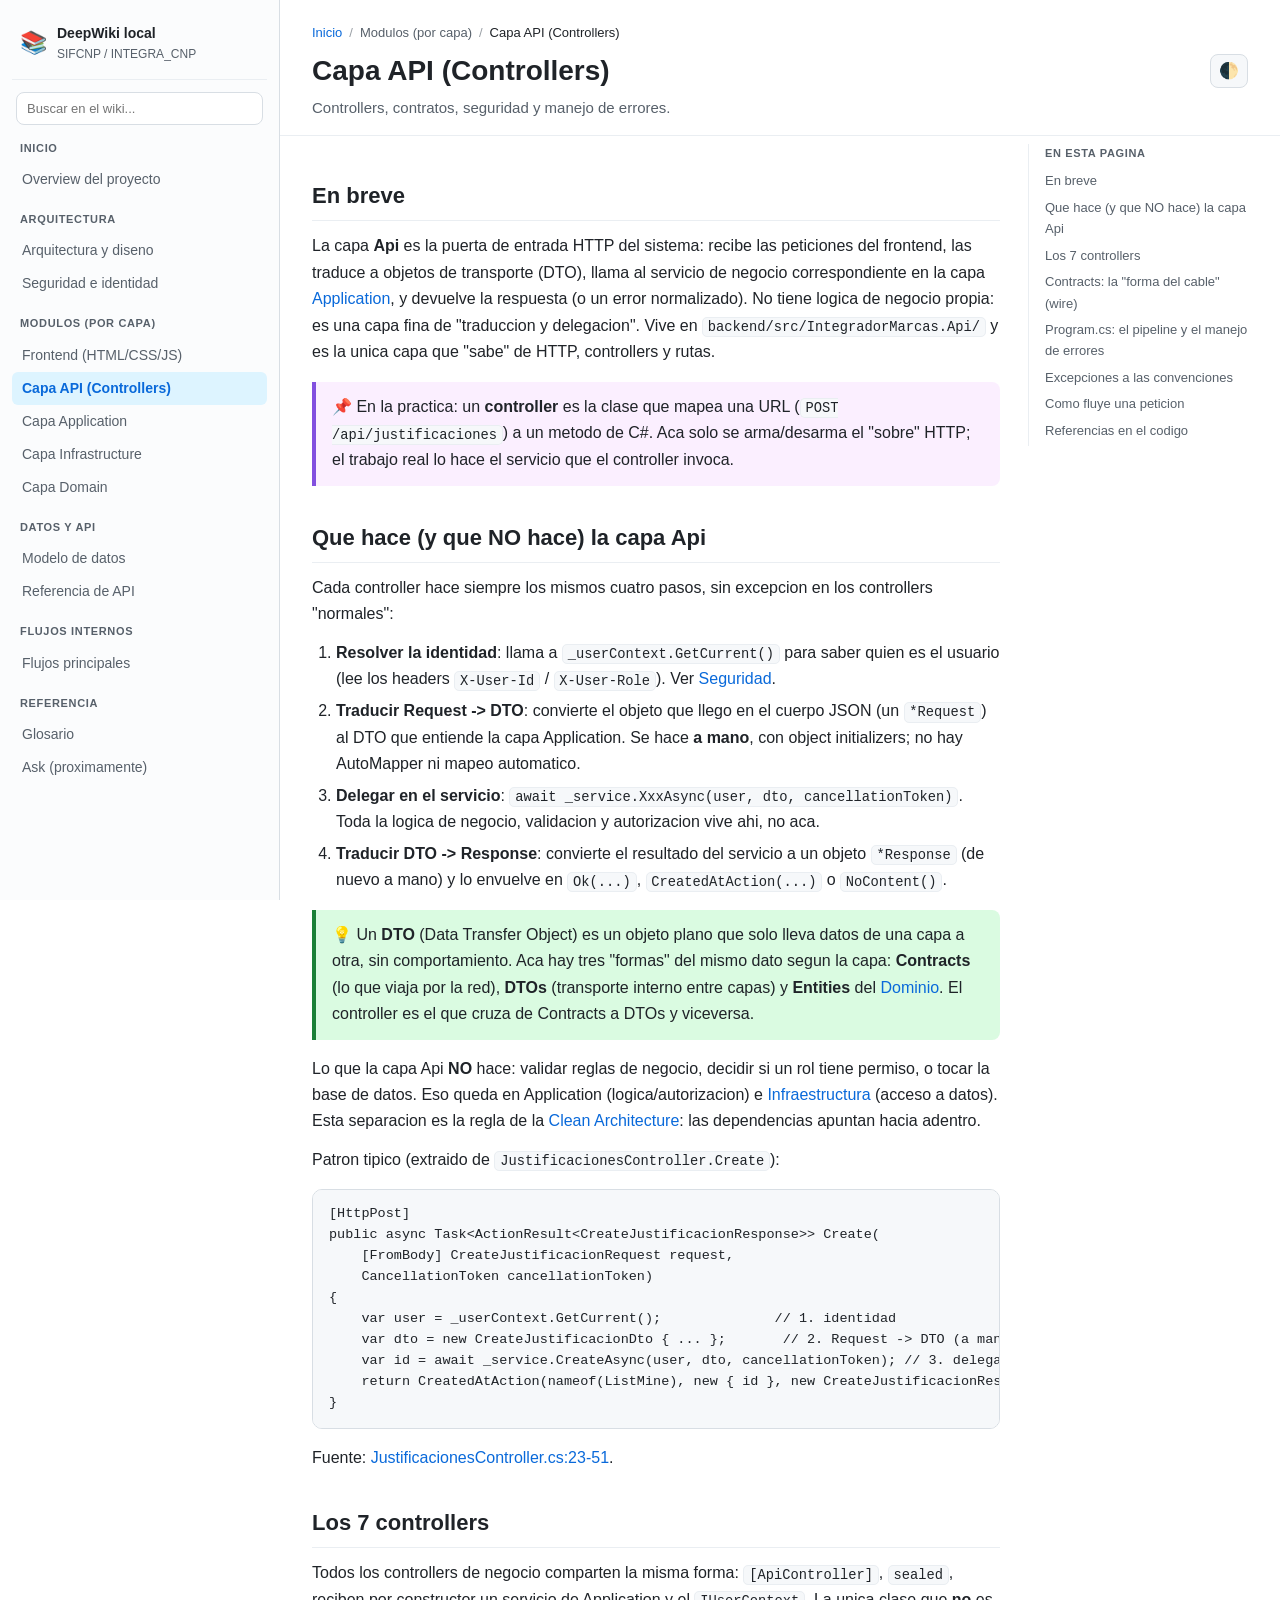
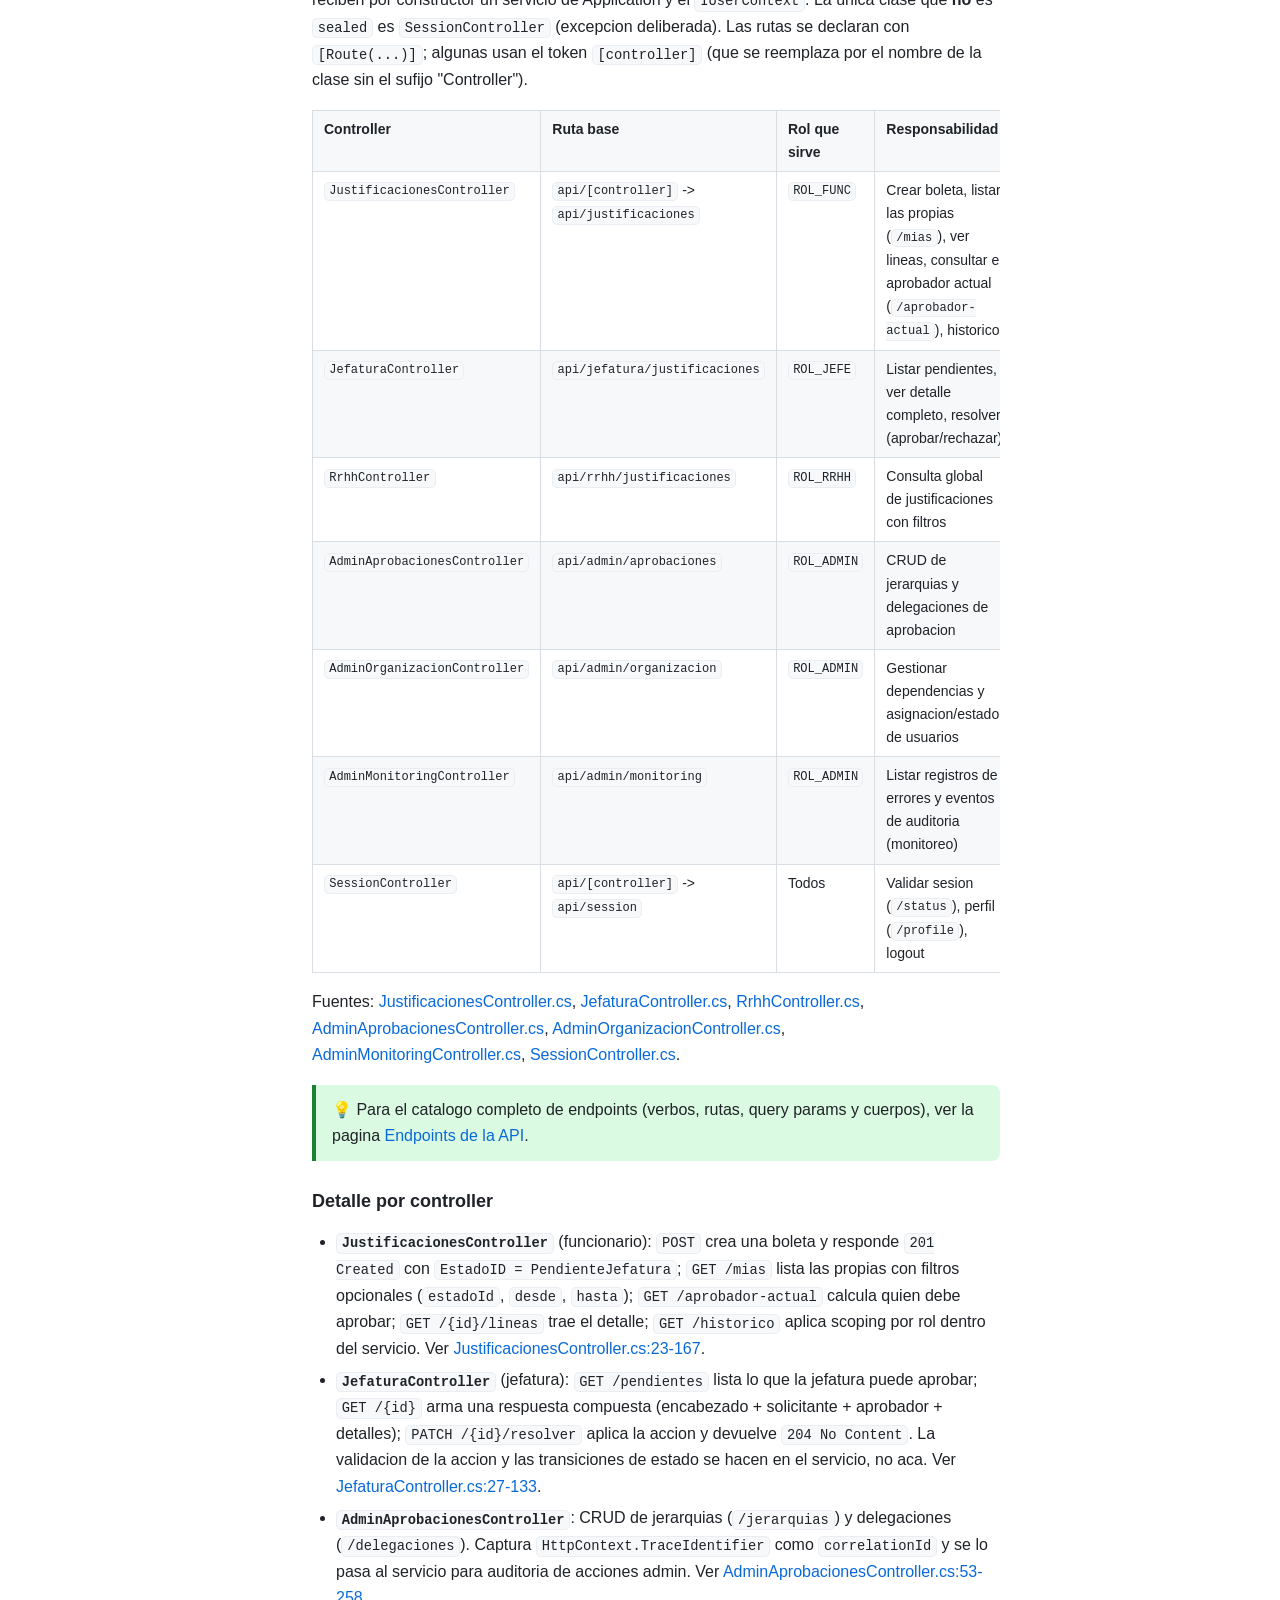
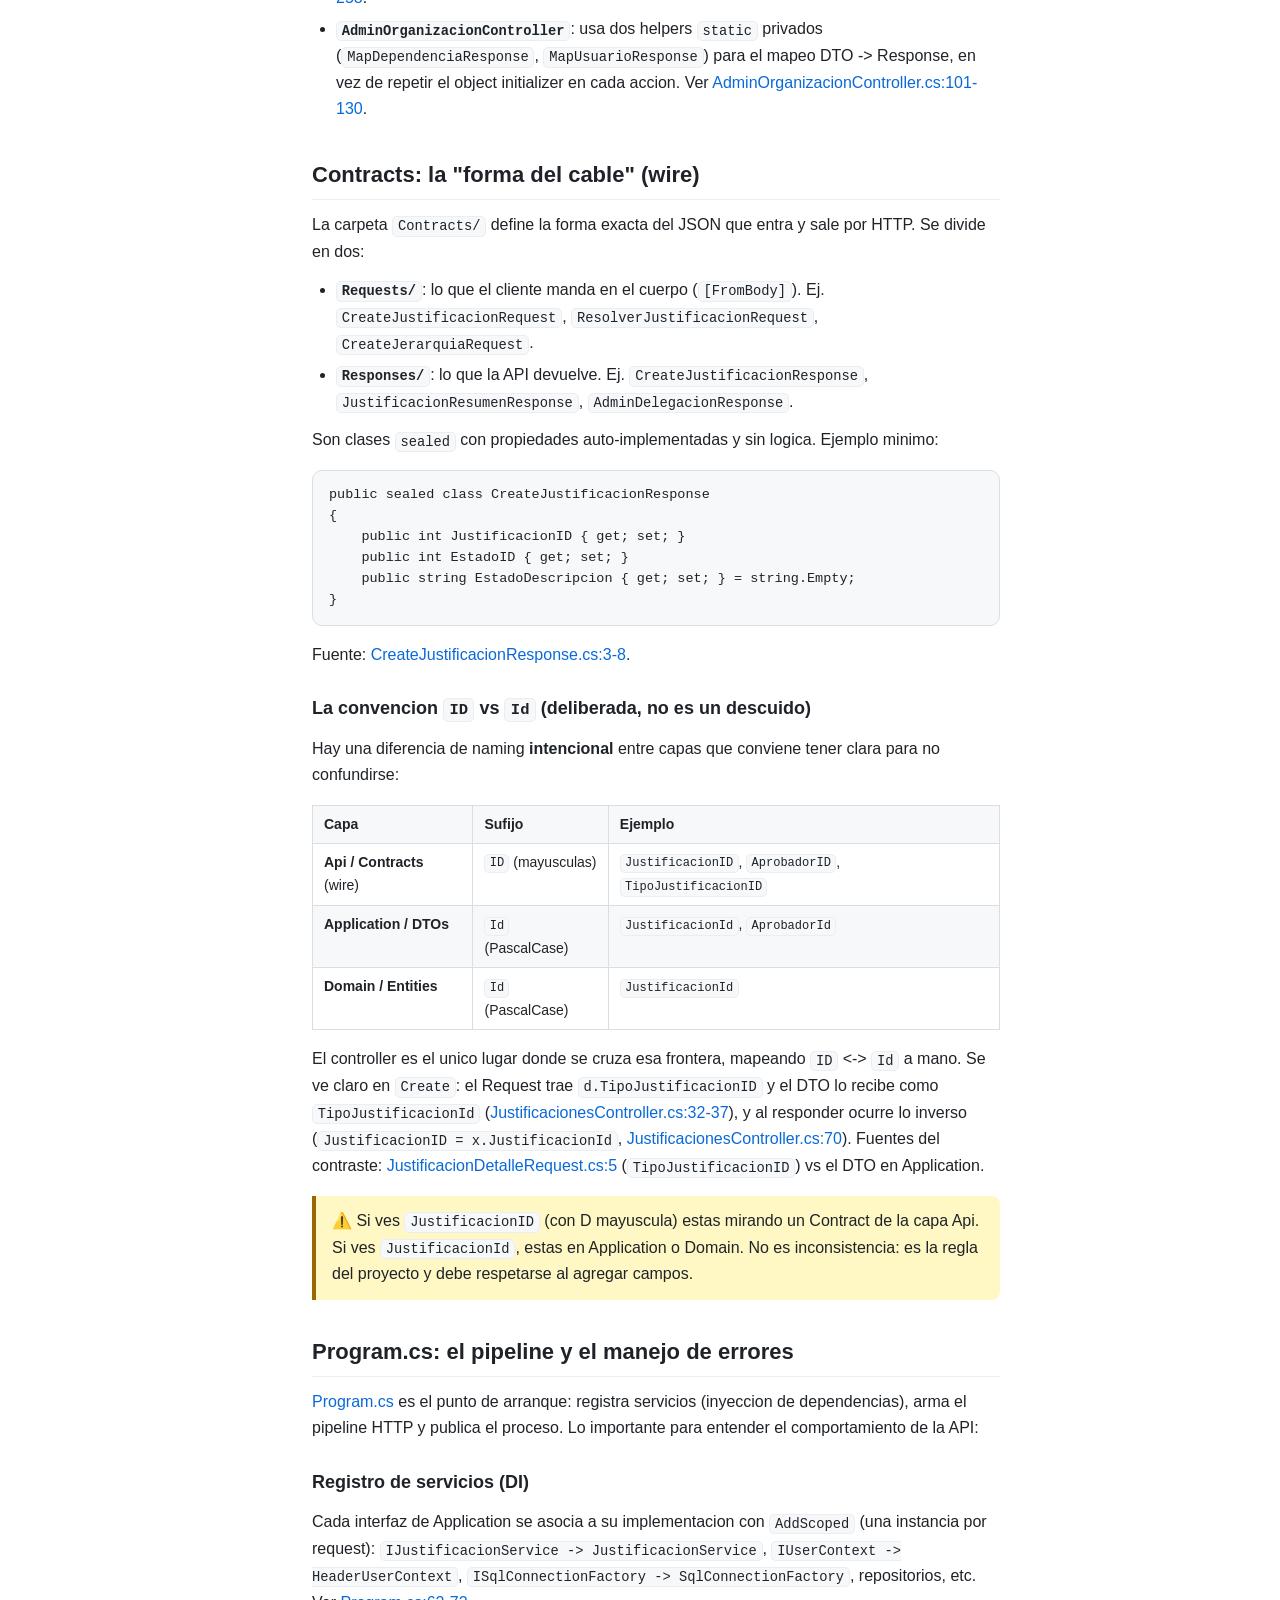
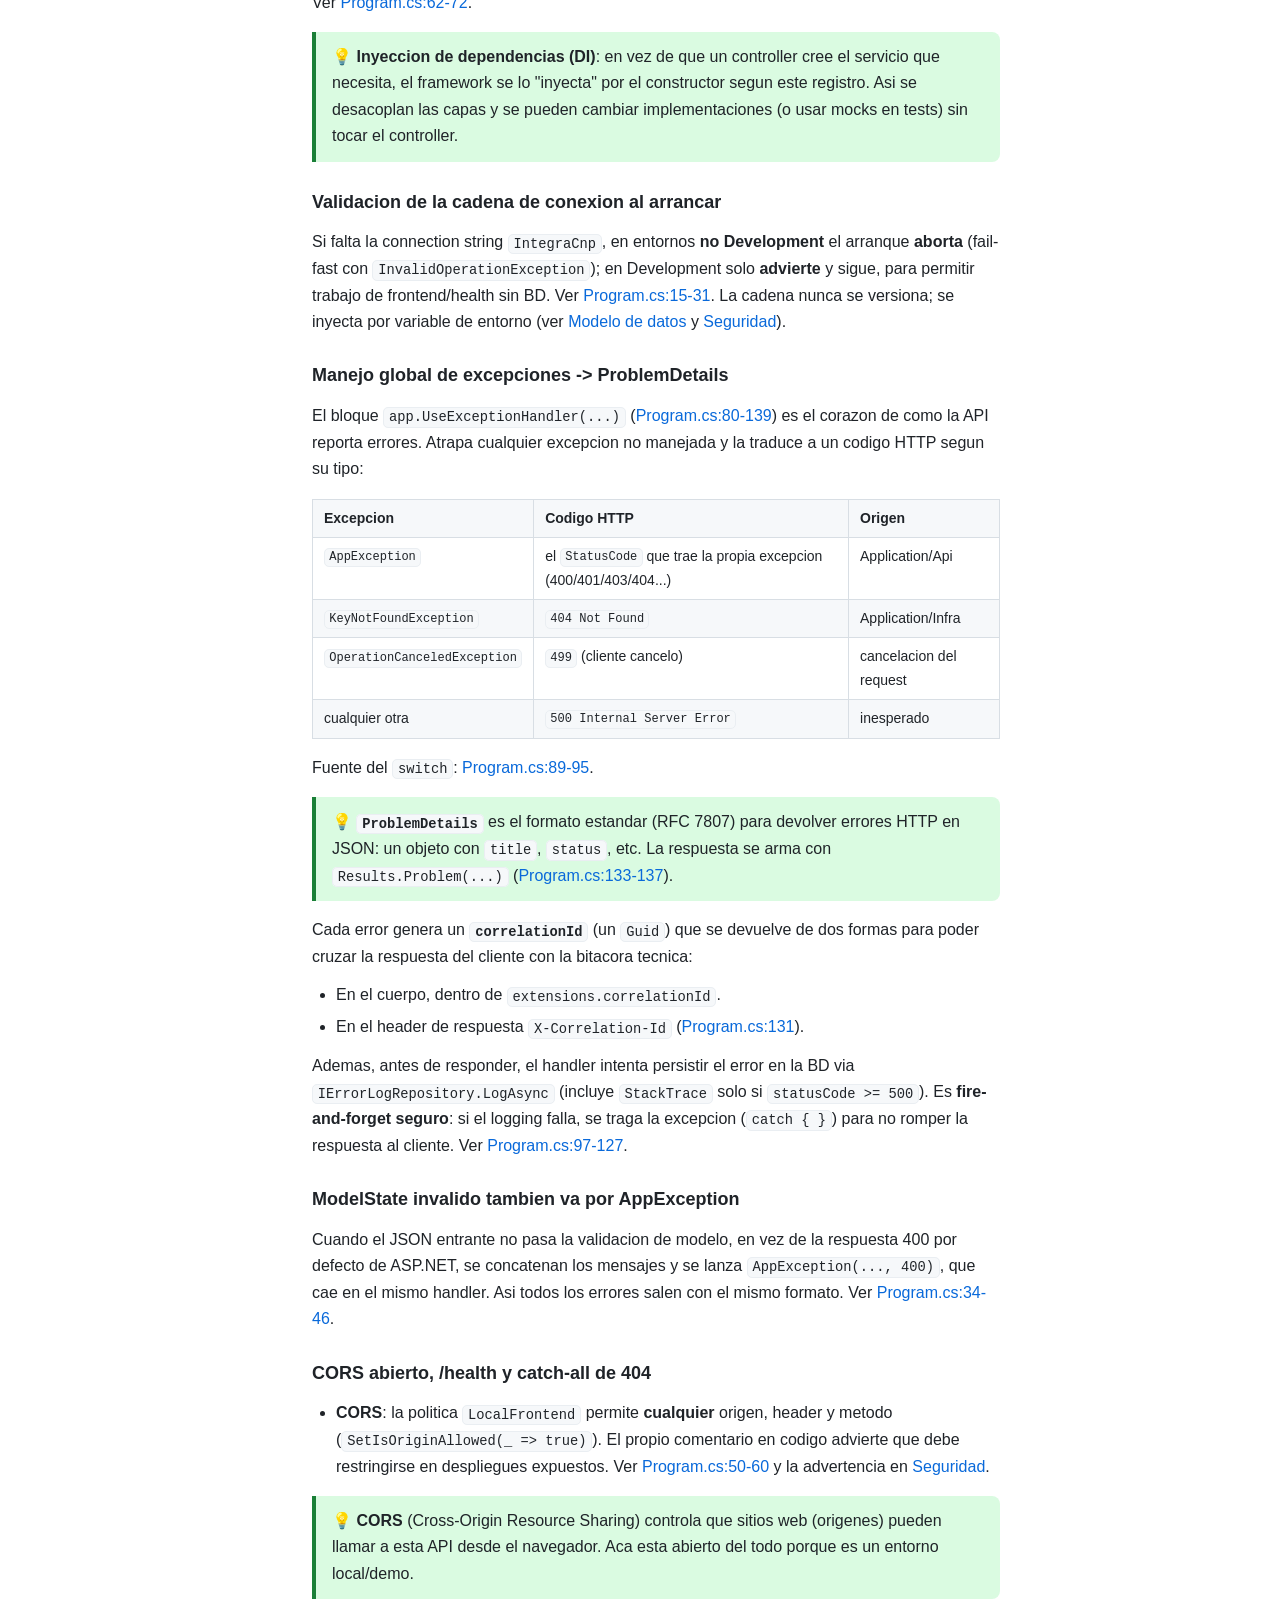
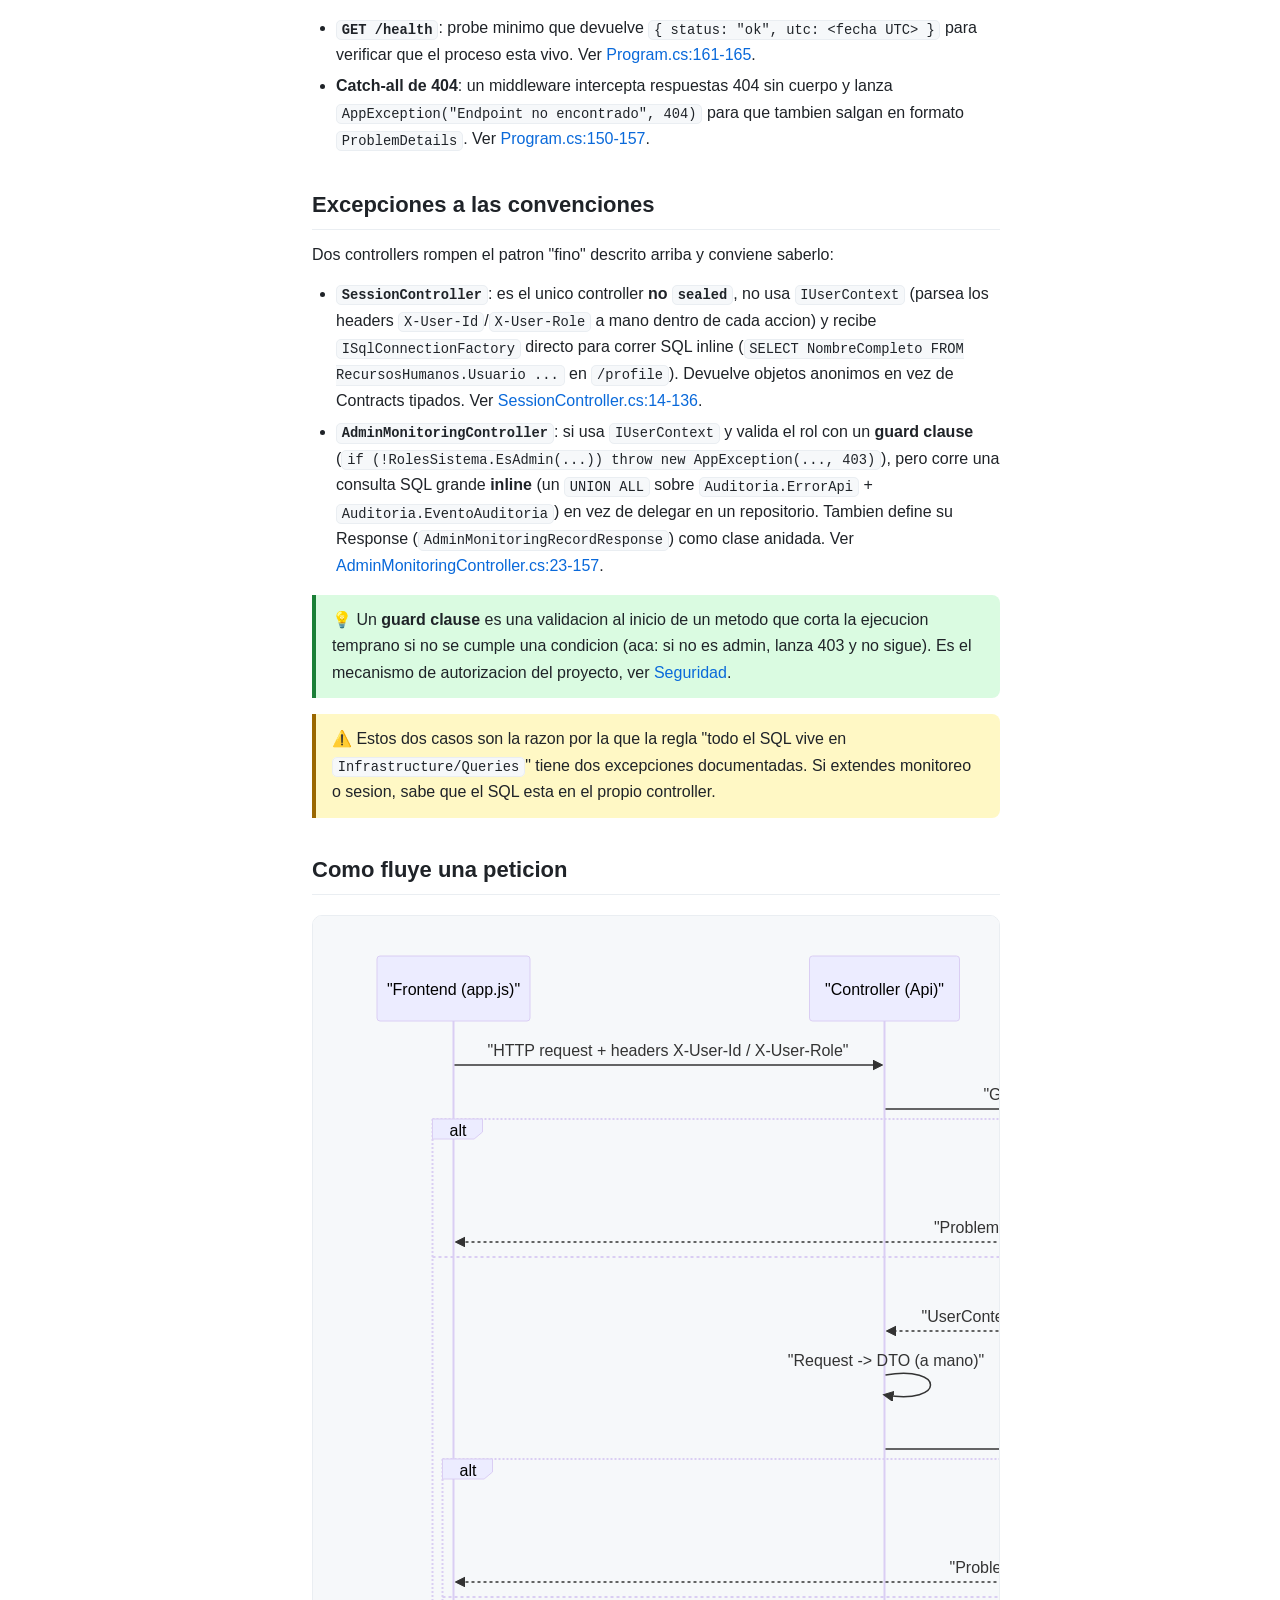
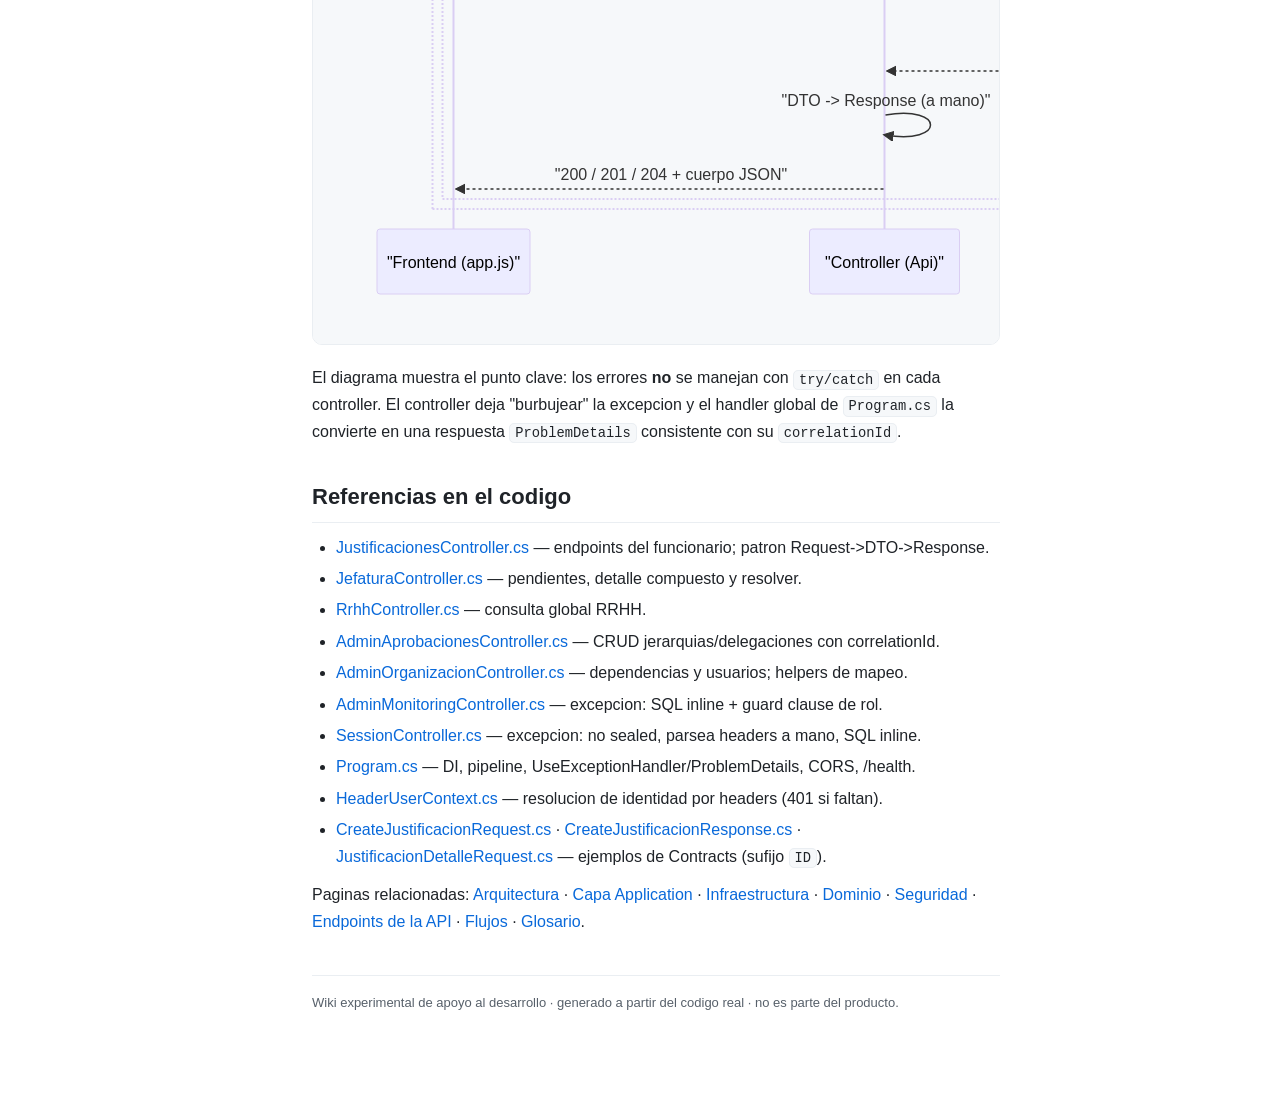
<file: deepwiki-local/modulo-api.html>
<!doctype html>
<html lang="es">
<head>
<meta charset="utf-8">
<meta name="viewport" content="width=device-width, initial-scale=1">
<title>Capa API (Controllers) · DeepWiki local SIFCNP</title>
<meta name="description" content="Controllers, contratos, seguridad y manejo de errores.">
<link rel="stylesheet" href="assets/styles.css">
</head>
<body>
<button class="menu-toggle" id="menu-toggle" aria-label="Abrir menu">☰</button>
<nav class="sidebar" aria-label="Navegacion del wiki">
<div class="brand"><a href="index.html"><span class="logo">📚</span><span><b>DeepWiki local</b><small>SIFCNP / INTEGRA_CNP</small></span></a></div>
<div class="search-box"><input type="search" id="wiki-search" placeholder="Buscar en el wiki..." autocomplete="off" aria-label="Buscar"><div id="search-results" class="search-results" hidden></div></div>
<div class="nav-group"><div class="nav-group-label">Inicio</div><ul>
<li><a href="index.html">Overview del proyecto</a></li>
</ul></div>
<div class="nav-group"><div class="nav-group-label">Arquitectura</div><ul>
<li><a href="arquitectura.html">Arquitectura y diseno</a></li>
<li><a href="seguridad.html">Seguridad e identidad</a></li>
</ul></div>
<div class="nav-group"><div class="nav-group-label">Modulos (por capa)</div><ul>
<li><a href="modulo-frontend.html">Frontend (HTML/CSS/JS)</a></li>
<li><a href="modulo-api.html" class="active" aria-current="page">Capa API (Controllers)</a></li>
<li><a href="modulo-application.html">Capa Application</a></li>
<li><a href="modulo-infraestructura.html">Capa Infrastructure</a></li>
<li><a href="modulo-dominio.html">Capa Domain</a></li>
</ul></div>
<div class="nav-group"><div class="nav-group-label">Datos y API</div><ul>
<li><a href="modelo-datos.html">Modelo de datos</a></li>
<li><a href="api.html">Referencia de API</a></li>
</ul></div>
<div class="nav-group"><div class="nav-group-label">Flujos internos</div><ul>
<li><a href="flujos.html">Flujos principales</a></li>
</ul></div>
<div class="nav-group"><div class="nav-group-label">Referencia</div><ul>
<li><a href="glosario.html">Glosario</a></li>
<li><a href="ask.html">Ask (proximamente)</a></li>
</ul></div>
</nav>
<main class="content">
<header class="page-head">
<nav class="breadcrumbs" aria-label="Ruta"><a href="index.html">Inicio</a><span class="sep">/</span><span>Modulos (por capa)</span><span class="sep">/</span><span class="current">Capa API (Controllers)</span></nav>
<div class="page-head-row">
<h1>Capa API (Controllers)</h1>
<button class="theme-toggle" id="theme-toggle" title="Cambiar tema" aria-label="Cambiar tema claro/oscuro">🌓</button>
</div>
<p class="page-desc">Controllers, contratos, seguridad y manejo de errores.</p>
</header>
<div class="content-grid">
<article class="prose">
<h2 id="en-breve">En breve</h2>
<p>La capa <strong>Api</strong> es la puerta de entrada HTTP del sistema: recibe las peticiones del frontend, las traduce a objetos de transporte (DTO), llama al servicio de negocio correspondiente en la capa <a href="modulo-application.html">Application</a>, y devuelve la respuesta (o un error normalizado). No tiene logica de negocio propia: es una capa fina de "traduccion y delegacion". Vive en <code>backend/src/IntegradorMarcas.Api/</code> y es la unica capa que "sabe" de HTTP, controllers y rutas.</p>
<blockquote class="callout why">📌 En la practica: un <strong>controller</strong> es la clase que mapea una URL (<code>POST /api/justificaciones</code>) a un metodo de C#. Aca solo se arma/desarma el "sobre" HTTP; el trabajo real lo hace el servicio que el controller invoca.</blockquote>
<h2 id="que-hace-y-que-no-hace-la-capa-api">Que hace (y que NO hace) la capa Api</h2>
<p>Cada controller hace siempre los mismos cuatro pasos, sin excepcion en los controllers "normales":</p>
<ol>
<li><strong>Resolver la identidad</strong>: llama a <code>_userContext.GetCurrent()</code> para saber quien es el usuario (lee los headers <code>X-User-Id</code> / <code>X-User-Role</code>). Ver <a href="seguridad.html">Seguridad</a>.</li>
<li><strong>Traducir Request -&gt; DTO</strong>: convierte el objeto que llego en el cuerpo JSON (un <code>*Request</code>) al DTO que entiende la capa Application. Se hace <strong>a mano</strong>, con object initializers; no hay AutoMapper ni mapeo automatico.</li>
<li><strong>Delegar en el servicio</strong>: <code>await _service.XxxAsync(user, dto, cancellationToken)</code>. Toda la logica de negocio, validacion y autorizacion vive ahi, no aca.</li>
<li><strong>Traducir DTO -&gt; Response</strong>: convierte el resultado del servicio a un objeto <code>*Response</code> (de nuevo a mano) y lo envuelve en <code>Ok(...)</code>, <code>CreatedAtAction(...)</code> o <code>NoContent()</code>.</li>
</ol>
<blockquote class="callout tip">💡 Un <strong>DTO</strong> (Data Transfer Object) es un objeto plano que solo lleva datos de una capa a otra, sin comportamiento. Aca hay tres "formas" del mismo dato segun la capa: <strong>Contracts</strong> (lo que viaja por la red), <strong>DTOs</strong> (transporte interno entre capas) y <strong>Entities</strong> del <a href="modulo-dominio.html">Dominio</a>. El controller es el que cruza de Contracts a DTOs y viceversa.</blockquote>
<p>Lo que la capa Api <strong>NO</strong> hace: validar reglas de negocio, decidir si un rol tiene permiso, o tocar la base de datos. Eso queda en Application (logica/autorizacion) e <a href="modulo-infraestructura.html">Infraestructura</a> (acceso a datos). Esta separacion es la regla de la <a href="arquitectura.html">Clean Architecture</a>: las dependencias apuntan hacia adentro.</p>
<p>Patron tipico (extraido de <code>JustificacionesController.Create</code>):</p>
<pre class="code"><code class="language-cs">[HttpPost]
public async Task&lt;ActionResult&lt;CreateJustificacionResponse&gt;&gt; Create(
    [FromBody] CreateJustificacionRequest request,
    CancellationToken cancellationToken)
{
    var user = _userContext.GetCurrent();              // 1. identidad
    var dto = new CreateJustificacionDto { ... };       // 2. Request -&gt; DTO (a mano)
    var id = await _service.CreateAsync(user, dto, cancellationToken); // 3. delega
    return CreatedAtAction(nameof(ListMine), new { id }, new CreateJustificacionResponse { ... }); // 4. DTO -&gt; Response
}</code></pre>
<p>Fuente: <a href="../backend/src/IntegradorMarcas.Api/Controllers/JustificacionesController.cs">JustificacionesController.cs:23-51</a>.</p>
<h2 id="los-7-controllers">Los 7 controllers</h2>
<p>Todos los controllers de negocio comparten la misma forma: <code>[ApiController]</code>, <code>sealed</code>, reciben por constructor un servicio de Application y el <code>IUserContext</code>. La unica clase que <strong>no</strong> es <code>sealed</code> es <code>SessionController</code> (excepcion deliberada). Las rutas se declaran con <code>[Route(...)]</code>; algunas usan el token <code>[controller]</code> (que se reemplaza por el nombre de la clase sin el sufijo "Controller").</p>
<div class="table-wrap"><table><thead><tr><th>Controller</th><th>Ruta base</th><th>Rol que sirve</th><th>Responsabilidad</th><th>Depende de</th></tr></thead><tbody><tr><td><code>JustificacionesController</code></td><td><code>api/[controller]</code> -&gt; <code>api/justificaciones</code></td><td><code>ROL_FUNC</code></td><td>Crear boleta, listar las propias (<code>/mias</code>), ver lineas, consultar el aprobador actual (<code>/aprobador-actual</code>), historico</td><td><code>IJustificacionService</code></td></tr><tr><td><code>JefaturaController</code></td><td><code>api/jefatura/justificaciones</code></td><td><code>ROL_JEFE</code></td><td>Listar pendientes, ver detalle completo, resolver (aprobar/rechazar)</td><td><code>IJustificacionService</code></td></tr><tr><td><code>RrhhController</code></td><td><code>api/rrhh/justificaciones</code></td><td><code>ROL_RRHH</code></td><td>Consulta global de justificaciones con filtros</td><td><code>IJustificacionService</code></td></tr><tr><td><code>AdminAprobacionesController</code></td><td><code>api/admin/aprobaciones</code></td><td><code>ROL_ADMIN</code></td><td>CRUD de jerarquias y delegaciones de aprobacion</td><td><code>IAdminAprobacionesService</code></td></tr><tr><td><code>AdminOrganizacionController</code></td><td><code>api/admin/organizacion</code></td><td><code>ROL_ADMIN</code></td><td>Gestionar dependencias y asignacion/estado de usuarios</td><td><code>IAdminOrganizacionService</code></td></tr><tr><td><code>AdminMonitoringController</code></td><td><code>api/admin/monitoring</code></td><td><code>ROL_ADMIN</code></td><td>Listar registros de errores y eventos de auditoria (monitoreo)</td><td><code>ISqlConnectionFactory</code> (SQL inline)</td></tr><tr><td><code>SessionController</code></td><td><code>api/[controller]</code> -&gt; <code>api/session</code></td><td>Todos</td><td>Validar sesion (<code>/status</code>), perfil (<code>/profile</code>), logout</td><td><code>ISqlConnectionFactory</code> (SQL inline)</td></tr></tbody></table></div>
<p>Fuentes: <a href="../backend/src/IntegradorMarcas.Api/Controllers/JustificacionesController.cs">JustificacionesController.cs</a>, <a href="../backend/src/IntegradorMarcas.Api/Controllers/JefaturaController.cs">JefaturaController.cs</a>, <a href="../backend/src/IntegradorMarcas.Api/Controllers/RrhhController.cs">RrhhController.cs</a>, <a href="../backend/src/IntegradorMarcas.Api/Controllers/AdminAprobacionesController.cs">AdminAprobacionesController.cs</a>, <a href="../backend/src/IntegradorMarcas.Api/Controllers/AdminOrganizacionController.cs">AdminOrganizacionController.cs</a>, <a href="../backend/src/IntegradorMarcas.Api/Controllers/AdminMonitoringController.cs">AdminMonitoringController.cs</a>, <a href="../backend/src/IntegradorMarcas.Api/Controllers/SessionController.cs">SessionController.cs</a>.</p>
<blockquote class="callout tip">💡 Para el catalogo completo de endpoints (verbos, rutas, query params y cuerpos), ver la pagina <a href="api.html">Endpoints de la API</a>.</blockquote>
<h3 id="detalle-por-controller">Detalle por controller</h3>
<ul>
<li><strong><code>JustificacionesController</code></strong> (funcionario): <code>POST</code> crea una boleta y responde <code>201 Created</code> con <code>EstadoID = PendienteJefatura</code>; <code>GET /mias</code> lista las propias con filtros opcionales (<code>estadoId</code>, <code>desde</code>, <code>hasta</code>); <code>GET /aprobador-actual</code> calcula quien debe aprobar; <code>GET /{id}/lineas</code> trae el detalle; <code>GET /historico</code> aplica scoping por rol dentro del servicio. Ver <a href="../backend/src/IntegradorMarcas.Api/Controllers/JustificacionesController.cs">JustificacionesController.cs:23-167</a>.</li>
<li><strong><code>JefaturaController</code></strong> (jefatura): <code>GET /pendientes</code> lista lo que la jefatura puede aprobar; <code>GET /{id}</code> arma una respuesta compuesta (encabezado + solicitante + aprobador + detalles); <code>PATCH /{id}/resolver</code> aplica la accion y devuelve <code>204 No Content</code>. La validacion de la accion y las transiciones de estado se hacen en el servicio, no aca. Ver <a href="../backend/src/IntegradorMarcas.Api/Controllers/JefaturaController.cs">JefaturaController.cs:27-133</a>.</li>
<li><strong><code>AdminAprobacionesController</code></strong>: CRUD de jerarquias (<code>/jerarquias</code>) y delegaciones (<code>/delegaciones</code>). Captura <code>HttpContext.TraceIdentifier</code> como <code>correlationId</code> y se lo pasa al servicio para auditoria de acciones admin. Ver <a href="../backend/src/IntegradorMarcas.Api/Controllers/AdminAprobacionesController.cs">AdminAprobacionesController.cs:53-258</a>.</li>
<li><strong><code>AdminOrganizacionController</code></strong>: usa dos helpers <code>static</code> privados (<code>MapDependenciaResponse</code>, <code>MapUsuarioResponse</code>) para el mapeo DTO -&gt; Response, en vez de repetir el object initializer en cada accion. Ver <a href="../backend/src/IntegradorMarcas.Api/Controllers/AdminOrganizacionController.cs">AdminOrganizacionController.cs:101-130</a>.</li>
</ul>
<h2 id="contracts-la-forma-del-cable-wire">Contracts: la "forma del cable" (wire)</h2>
<p>La carpeta <code>Contracts/</code> define la forma exacta del JSON que entra y sale por HTTP. Se divide en dos:</p>
<ul>
<li><strong><code>Requests/</code></strong>: lo que el cliente manda en el cuerpo (<code>[FromBody]</code>). Ej. <code>CreateJustificacionRequest</code>, <code>ResolverJustificacionRequest</code>, <code>CreateJerarquiaRequest</code>.</li>
<li><strong><code>Responses/</code></strong>: lo que la API devuelve. Ej. <code>CreateJustificacionResponse</code>, <code>JustificacionResumenResponse</code>, <code>AdminDelegacionResponse</code>.</li>
</ul>
<p>Son clases <code>sealed</code> con propiedades auto-implementadas y sin logica. Ejemplo minimo:</p>
<pre class="code"><code class="language-cs">public sealed class CreateJustificacionResponse
{
    public int JustificacionID { get; set; }
    public int EstadoID { get; set; }
    public string EstadoDescripcion { get; set; } = string.Empty;
}</code></pre>
<p>Fuente: <a href="../backend/src/IntegradorMarcas.Api/Contracts/Responses/CreateJustificacionResponse.cs">CreateJustificacionResponse.cs:3-8</a>.</p>
<h3 id="la-convencion-id-vs-id-deliberada-no-es-un-descuido">La convencion <code>ID</code> vs <code>Id</code> (deliberada, no es un descuido)</h3>
<p>Hay una diferencia de naming <strong>intencional</strong> entre capas que conviene tener clara para no confundirse:</p>
<div class="table-wrap"><table><thead><tr><th>Capa</th><th>Sufijo</th><th>Ejemplo</th></tr></thead><tbody><tr><td><strong>Api / Contracts</strong> (wire)</td><td><code>ID</code> (mayusculas)</td><td><code>JustificacionID</code>, <code>AprobadorID</code>, <code>TipoJustificacionID</code></td></tr><tr><td><strong>Application / DTOs</strong></td><td><code>Id</code> (PascalCase)</td><td><code>JustificacionId</code>, <code>AprobadorId</code></td></tr><tr><td><strong>Domain / Entities</strong></td><td><code>Id</code> (PascalCase)</td><td><code>JustificacionId</code></td></tr></tbody></table></div>
<p>El controller es el unico lugar donde se cruza esa frontera, mapeando <code>ID</code> &lt;-&gt; <code>Id</code> a mano. Se ve claro en <code>Create</code>: el Request trae <code>d.TipoJustificacionID</code> y el DTO lo recibe como <code>TipoJustificacionId</code> (<a href="../backend/src/IntegradorMarcas.Api/Controllers/JustificacionesController.cs">JustificacionesController.cs:32-37</a>), y al responder ocurre lo inverso (<code>JustificacionID = x.JustificacionId</code>, <a href="../backend/src/IntegradorMarcas.Api/Controllers/JustificacionesController.cs">JustificacionesController.cs:70</a>). Fuentes del contraste: <a href="../backend/src/IntegradorMarcas.Api/Contracts/Requests/JustificacionDetalleRequest.cs">JustificacionDetalleRequest.cs:5</a> (<code>TipoJustificacionID</code>) vs el DTO en Application.</p>
<blockquote class="callout warn">⚠️ Si ves <code>JustificacionID</code> (con D mayuscula) estas mirando un Contract de la capa Api. Si ves <code>JustificacionId</code>, estas en Application o Domain. No es inconsistencia: es la regla del proyecto y debe respetarse al agregar campos.</blockquote>
<h2 id="program-cs-el-pipeline-y-el-manejo-de-errores">Program.cs: el pipeline y el manejo de errores</h2>
<p><a href="../backend/src/IntegradorMarcas.Api/Program.cs">Program.cs</a> es el punto de arranque: registra servicios (inyeccion de dependencias), arma el pipeline HTTP y publica el proceso. Lo importante para entender el comportamiento de la API:</p>
<h3 id="registro-de-servicios-di">Registro de servicios (DI)</h3>
<p>Cada interfaz de Application se asocia a su implementacion con <code>AddScoped</code> (una instancia por request): <code>IJustificacionService -&gt; JustificacionService</code>, <code>IUserContext -&gt; HeaderUserContext</code>, <code>ISqlConnectionFactory -&gt; SqlConnectionFactory</code>, repositorios, etc. Ver <a href="../backend/src/IntegradorMarcas.Api/Program.cs">Program.cs:62-72</a>.</p>
<blockquote class="callout tip">💡 <strong>Inyeccion de dependencias (DI)</strong>: en vez de que un controller cree el servicio que necesita, el framework se lo "inyecta" por el constructor segun este registro. Asi se desacoplan las capas y se pueden cambiar implementaciones (o usar mocks en tests) sin tocar el controller.</blockquote>
<h3 id="validacion-de-la-cadena-de-conexion-al-arrancar">Validacion de la cadena de conexion al arrancar</h3>
<p>Si falta la connection string <code>IntegraCnp</code>, en entornos <strong>no Development</strong> el arranque <strong>aborta</strong> (fail-fast con <code>InvalidOperationException</code>); en Development solo <strong>advierte</strong> y sigue, para permitir trabajo de frontend/health sin BD. Ver <a href="../backend/src/IntegradorMarcas.Api/Program.cs">Program.cs:15-31</a>. La cadena nunca se versiona; se inyecta por variable de entorno (ver <a href="modelo-datos.html">Modelo de datos</a> y <a href="seguridad.html">Seguridad</a>).</p>
<h3 id="manejo-global-de-excepciones-problemdetails">Manejo global de excepciones -&gt; ProblemDetails</h3>
<p>El bloque <code>app.UseExceptionHandler(...)</code> (<a href="../backend/src/IntegradorMarcas.Api/Program.cs">Program.cs:80-139</a>) es el corazon de como la API reporta errores. Atrapa cualquier excepcion no manejada y la traduce a un codigo HTTP segun su tipo:</p>
<div class="table-wrap"><table><thead><tr><th>Excepcion</th><th>Codigo HTTP</th><th>Origen</th></tr></thead><tbody><tr><td><code>AppException</code></td><td>el <code>StatusCode</code> que trae la propia excepcion (400/401/403/404...)</td><td>Application/Api</td></tr><tr><td><code>KeyNotFoundException</code></td><td><code>404 Not Found</code></td><td>Application/Infra</td></tr><tr><td><code>OperationCanceledException</code></td><td><code>499</code> (cliente cancelo)</td><td>cancelacion del request</td></tr><tr><td>cualquier otra</td><td><code>500 Internal Server Error</code></td><td>inesperado</td></tr></tbody></table></div>
<p>Fuente del <code>switch</code>: <a href="../backend/src/IntegradorMarcas.Api/Program.cs">Program.cs:89-95</a>.</p>
<blockquote class="callout tip">💡 <strong><code>ProblemDetails</code></strong> es el formato estandar (RFC 7807) para devolver errores HTTP en JSON: un objeto con <code>title</code>, <code>status</code>, etc. La respuesta se arma con <code>Results.Problem(...)</code> (<a href="../backend/src/IntegradorMarcas.Api/Program.cs">Program.cs:133-137</a>).</blockquote>
<p>Cada error genera un <strong><code>correlationId</code></strong> (un <code>Guid</code>) que se devuelve de dos formas para poder cruzar la respuesta del cliente con la bitacora tecnica:</p>
<ul>
<li>En el cuerpo, dentro de <code>extensions.correlationId</code>.</li>
<li>En el header de respuesta <code>X-Correlation-Id</code> (<a href="../backend/src/IntegradorMarcas.Api/Program.cs">Program.cs:131</a>).</li>
</ul>
<p>Ademas, antes de responder, el handler intenta persistir el error en la BD via <code>IErrorLogRepository.LogAsync</code> (incluye <code>StackTrace</code> solo si <code>statusCode &gt;= 500</code>). Es <strong>fire-and-forget seguro</strong>: si el logging falla, se traga la excepcion (<code>catch { }</code>) para no romper la respuesta al cliente. Ver <a href="../backend/src/IntegradorMarcas.Api/Program.cs">Program.cs:97-127</a>.</p>
<h3 id="modelstate-invalido-tambien-va-por-appexception">ModelState invalido tambien va por AppException</h3>
<p>Cuando el JSON entrante no pasa la validacion de modelo, en vez de la respuesta 400 por defecto de ASP.NET, se concatenan los mensajes y se lanza <code>AppException(..., 400)</code>, que cae en el mismo handler. Asi todos los errores salen con el mismo formato. Ver <a href="../backend/src/IntegradorMarcas.Api/Program.cs">Program.cs:34-46</a>.</p>
<h3 id="cors-abierto-health-y-catch-all-de-404">CORS abierto, /health y catch-all de 404</h3>
<ul>
<li><strong>CORS</strong>: la politica <code>LocalFrontend</code> permite <strong>cualquier</strong> origen, header y metodo (<code>SetIsOriginAllowed(_ =&gt; true)</code>). El propio comentario en codigo advierte que debe restringirse en despliegues expuestos. Ver <a href="../backend/src/IntegradorMarcas.Api/Program.cs">Program.cs:50-60</a> y la advertencia en <a href="seguridad.html">Seguridad</a>.</li>
</ul>
<blockquote class="callout tip">💡 <strong>CORS</strong> (Cross-Origin Resource Sharing) controla que sitios web (origenes) pueden llamar a esta API desde el navegador. Aca esta abierto del todo porque es un entorno local/demo.</blockquote>
<ul>
<li><strong><code>GET /health</code></strong>: probe minimo que devuelve <code>{ status: "ok", utc: &lt;fecha UTC&gt; }</code> para verificar que el proceso esta vivo. Ver <a href="../backend/src/IntegradorMarcas.Api/Program.cs">Program.cs:161-165</a>.</li>
<li><strong>Catch-all de 404</strong>: un middleware intercepta respuestas 404 sin cuerpo y lanza <code>AppException("Endpoint no encontrado", 404)</code> para que tambien salgan en formato <code>ProblemDetails</code>. Ver <a href="../backend/src/IntegradorMarcas.Api/Program.cs">Program.cs:150-157</a>.</li>
</ul>
<h2 id="excepciones-a-las-convenciones">Excepciones a las convenciones</h2>
<p>Dos controllers rompen el patron "fino" descrito arriba y conviene saberlo:</p>
<ul>
<li><strong><code>SessionController</code></strong>: es el unico controller <strong>no <code>sealed</code></strong>, no usa <code>IUserContext</code> (parsea los headers <code>X-User-Id</code>/<code>X-User-Role</code> a mano dentro de cada accion) y recibe <code>ISqlConnectionFactory</code> directo para correr SQL inline (<code>SELECT NombreCompleto FROM RecursosHumanos.Usuario ...</code> en <code>/profile</code>). Devuelve objetos anonimos en vez de Contracts tipados. Ver <a href="../backend/src/IntegradorMarcas.Api/Controllers/SessionController.cs">SessionController.cs:14-136</a>.</li>
<li><strong><code>AdminMonitoringController</code></strong>: si usa <code>IUserContext</code> y valida el rol con un <strong>guard clause</strong> (<code>if (!RolesSistema.EsAdmin(...)) throw new AppException(..., 403)</code>), pero corre una consulta SQL grande <strong>inline</strong> (un <code>UNION ALL</code> sobre <code>Auditoria.ErrorApi</code> + <code>Auditoria.EventoAuditoria</code>) en vez de delegar en un repositorio. Tambien define su Response (<code>AdminMonitoringRecordResponse</code>) como clase anidada. Ver <a href="../backend/src/IntegradorMarcas.Api/Controllers/AdminMonitoringController.cs">AdminMonitoringController.cs:23-157</a>.</li>
</ul>
<blockquote class="callout tip">💡 Un <strong>guard clause</strong> es una validacion al inicio de un metodo que corta la ejecucion temprano si no se cumple una condicion (aca: si no es admin, lanza 403 y no sigue). Es el mecanismo de autorizacion del proyecto, ver <a href="seguridad.html">Seguridad</a>.</blockquote>
<blockquote class="callout warn">⚠️ Estos dos casos son la razon por la que la regla "todo el SQL vive en <code>Infrastructure/Queries</code>" tiene dos excepciones documentadas. Si extendes monitoreo o sesion, sabe que el SQL esta en el propio controller.</blockquote>
<h2 id="como-fluye-una-peticion">Como fluye una peticion</h2>
<div class="mermaid-wrap"><pre class="mermaid">sequenceDiagram
    participant FE as "Frontend (app.js)"
    participant CT as "Controller (Api)"
    participant UC as "IUserContext&lt;br/&gt;(HeaderUserContext)"
    participant SV as "Service (Application)"
    participant EH as "UseExceptionHandler"
    FE-&gt;&gt;CT: "HTTP request + headers X-User-Id / X-User-Role"
    CT-&gt;&gt;UC: "GetCurrent()"
    alt headers faltan o invalidos
        UC--&gt;&gt;EH: "AppException(401)"
        EH--&gt;&gt;FE: "ProblemDetails 401 + X-Correlation-Id"
    else identidad valida
        UC--&gt;&gt;CT: "UserContextInfo (UserId, Role)"
        CT-&gt;&gt;CT: "Request -&gt; DTO (a mano)"
        CT-&gt;&gt;SV: "XxxAsync(user, dto, ct)"
        alt regla/permiso falla
            SV--&gt;&gt;EH: "AppException(400/403/404)"
            EH--&gt;&gt;FE: "ProblemDetails + X-Correlation-Id"
        else exito
            SV--&gt;&gt;CT: "DTO de resultado"
            CT-&gt;&gt;CT: "DTO -&gt; Response (a mano)"
            CT--&gt;&gt;FE: "200 / 201 / 204 + cuerpo JSON"
        end
    end</pre></div>
<p>El diagrama muestra el punto clave: los errores <strong>no</strong> se manejan con <code>try/catch</code> en cada controller. El controller deja "burbujear" la excepcion y el handler global de <code>Program.cs</code> la convierte en una respuesta <code>ProblemDetails</code> consistente con su <code>correlationId</code>.</p>
<h2 id="referencias-en-el-codigo">Referencias en el codigo</h2>
<ul>
<li><a href="../backend/src/IntegradorMarcas.Api/Controllers/JustificacionesController.cs">JustificacionesController.cs</a> — endpoints del funcionario; patron Request-&gt;DTO-&gt;Response.</li>
<li><a href="../backend/src/IntegradorMarcas.Api/Controllers/JefaturaController.cs">JefaturaController.cs</a> — pendientes, detalle compuesto y resolver.</li>
<li><a href="../backend/src/IntegradorMarcas.Api/Controllers/RrhhController.cs">RrhhController.cs</a> — consulta global RRHH.</li>
<li><a href="../backend/src/IntegradorMarcas.Api/Controllers/AdminAprobacionesController.cs">AdminAprobacionesController.cs</a> — CRUD jerarquias/delegaciones con correlationId.</li>
<li><a href="../backend/src/IntegradorMarcas.Api/Controllers/AdminOrganizacionController.cs">AdminOrganizacionController.cs</a> — dependencias y usuarios; helpers de mapeo.</li>
<li><a href="../backend/src/IntegradorMarcas.Api/Controllers/AdminMonitoringController.cs">AdminMonitoringController.cs</a> — excepcion: SQL inline + guard clause de rol.</li>
<li><a href="../backend/src/IntegradorMarcas.Api/Controllers/SessionController.cs">SessionController.cs</a> — excepcion: no sealed, parsea headers a mano, SQL inline.</li>
<li><a href="../backend/src/IntegradorMarcas.Api/Program.cs">Program.cs</a> — DI, pipeline, UseExceptionHandler/ProblemDetails, CORS, /health.</li>
<li><a href="../backend/src/IntegradorMarcas.Api/Security/HeaderUserContext.cs">HeaderUserContext.cs</a> — resolucion de identidad por headers (401 si faltan).</li>
<li><a href="../backend/src/IntegradorMarcas.Api/Contracts/Requests/CreateJustificacionRequest.cs">CreateJustificacionRequest.cs</a> · <a href="../backend/src/IntegradorMarcas.Api/Contracts/Responses/CreateJustificacionResponse.cs">CreateJustificacionResponse.cs</a> · <a href="../backend/src/IntegradorMarcas.Api/Contracts/Requests/JustificacionDetalleRequest.cs">JustificacionDetalleRequest.cs</a> — ejemplos de Contracts (sufijo <code>ID</code>).</li>
</ul>
<p>Paginas relacionadas: <a href="arquitectura.html">Arquitectura</a> · <a href="modulo-application.html">Capa Application</a> · <a href="modulo-infraestructura.html">Infraestructura</a> · <a href="modulo-dominio.html">Dominio</a> · <a href="seguridad.html">Seguridad</a> · <a href="api.html">Endpoints de la API</a> · <a href="flujos.html">Flujos</a> · <a href="glosario.html">Glosario</a>.</p>

<footer class="page-foot">Wiki experimental de apoyo al desarrollo · generado a partir del codigo real · no es parte del producto.</footer>
</article>
<aside class="toc" aria-label="En esta pagina"><div class="toc-title">En esta pagina</div><ul><li><a href="#en-breve">En breve</a></li><li><a href="#que-hace-y-que-no-hace-la-capa-api">Que hace (y que NO hace) la capa Api</a></li><li><a href="#los-7-controllers">Los 7 controllers</a></li><li><a href="#contracts-la-forma-del-cable-wire">Contracts: la "forma del cable" (wire)</a></li><li><a href="#program-cs-el-pipeline-y-el-manejo-de-errores">Program.cs: el pipeline y el manejo de errores</a></li><li><a href="#excepciones-a-las-convenciones">Excepciones a las convenciones</a></li><li><a href="#como-fluye-una-peticion">Como fluye una peticion</a></li><li><a href="#referencias-en-el-codigo">Referencias en el codigo</a></li></ul></aside>
</div>
</main>
<script src="assets/mermaid.min.js"></script>
<script src="assets/search-index.js"></script>
<script src="assets/wiki.js"></script>
</body>
</html>
</file>
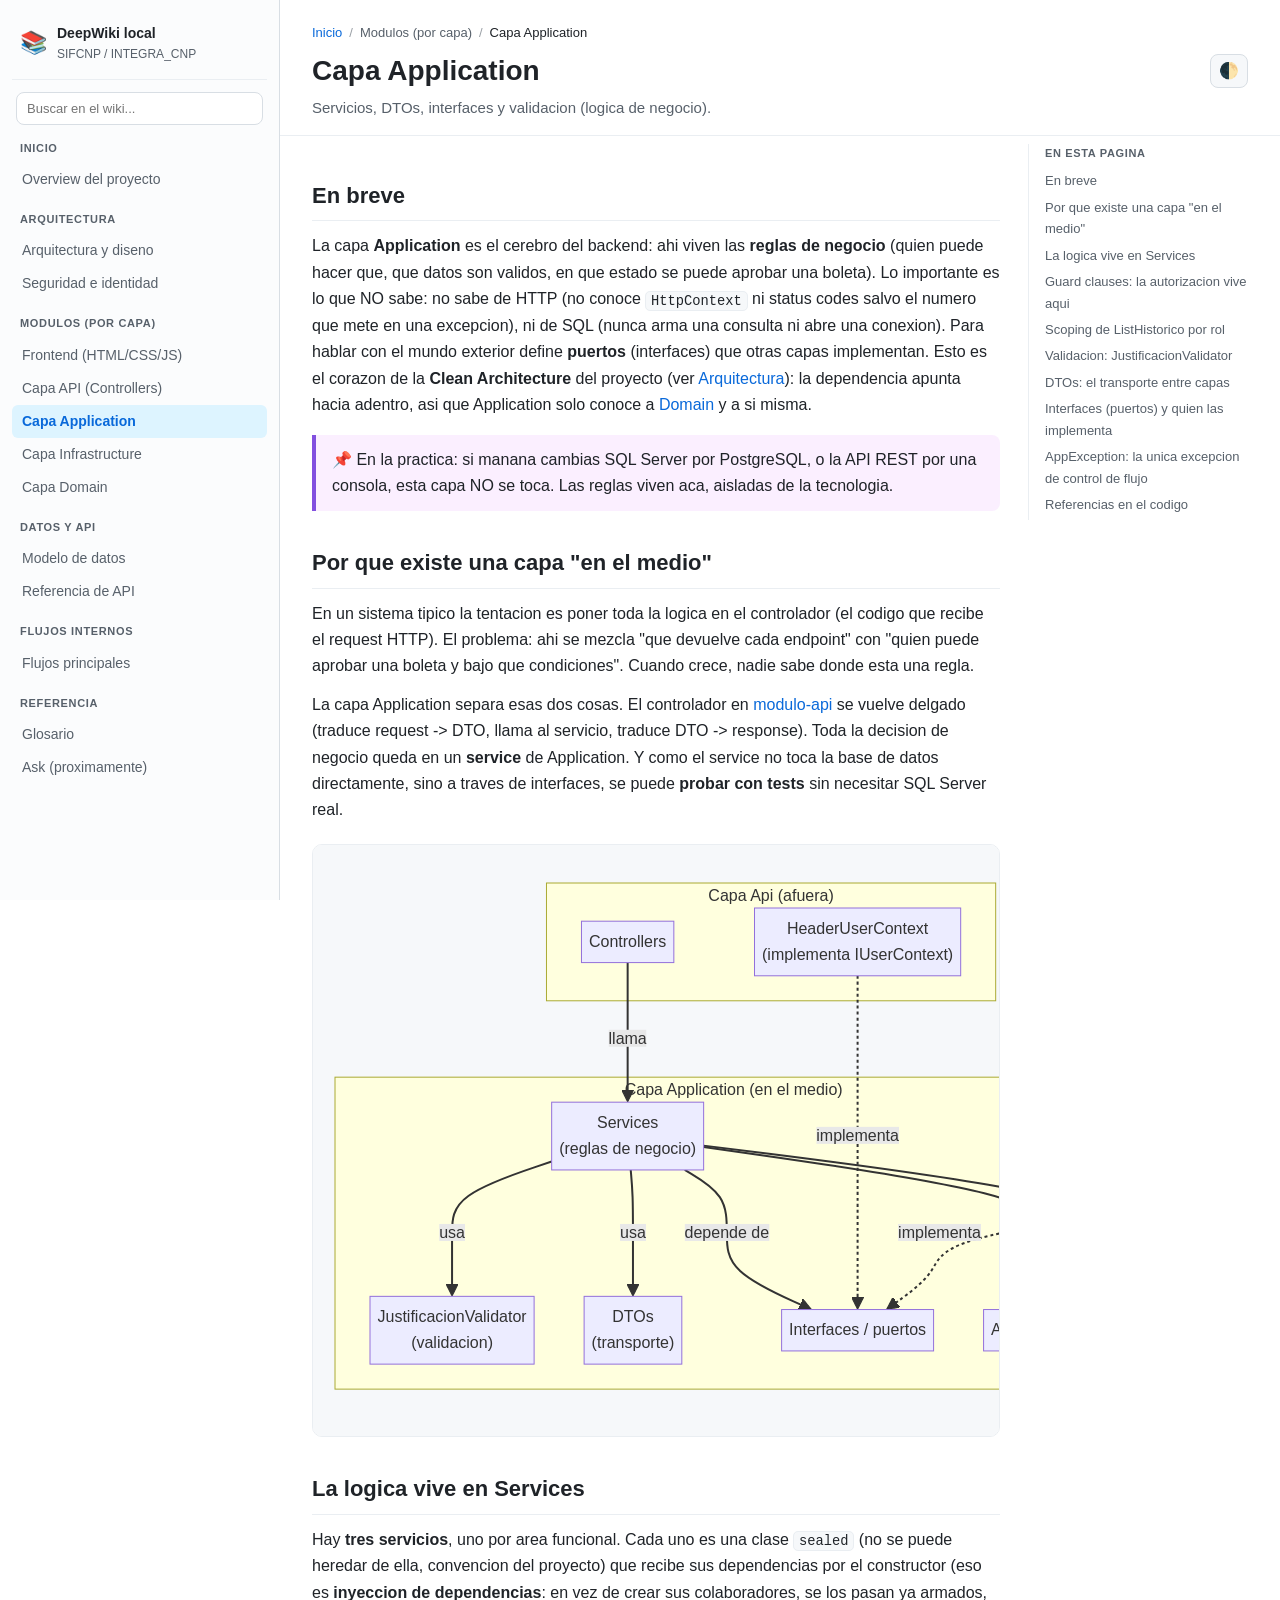
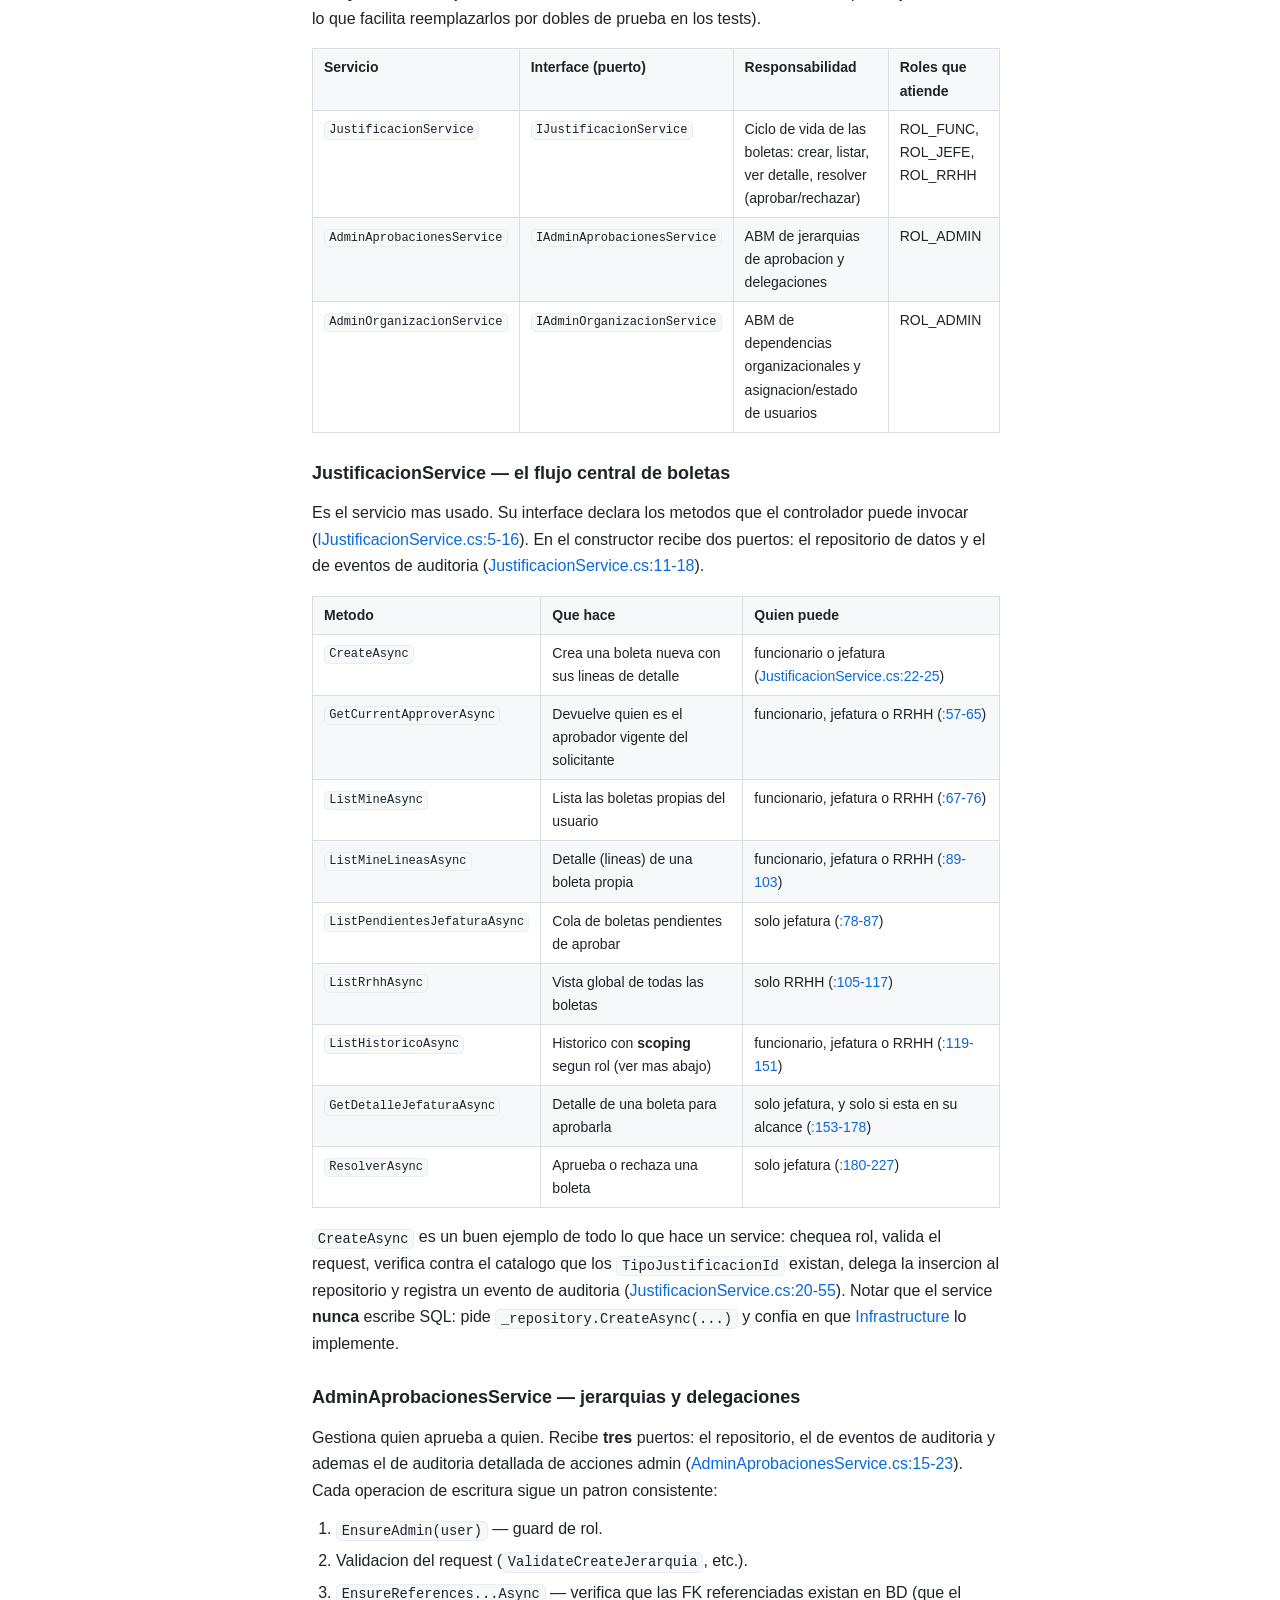
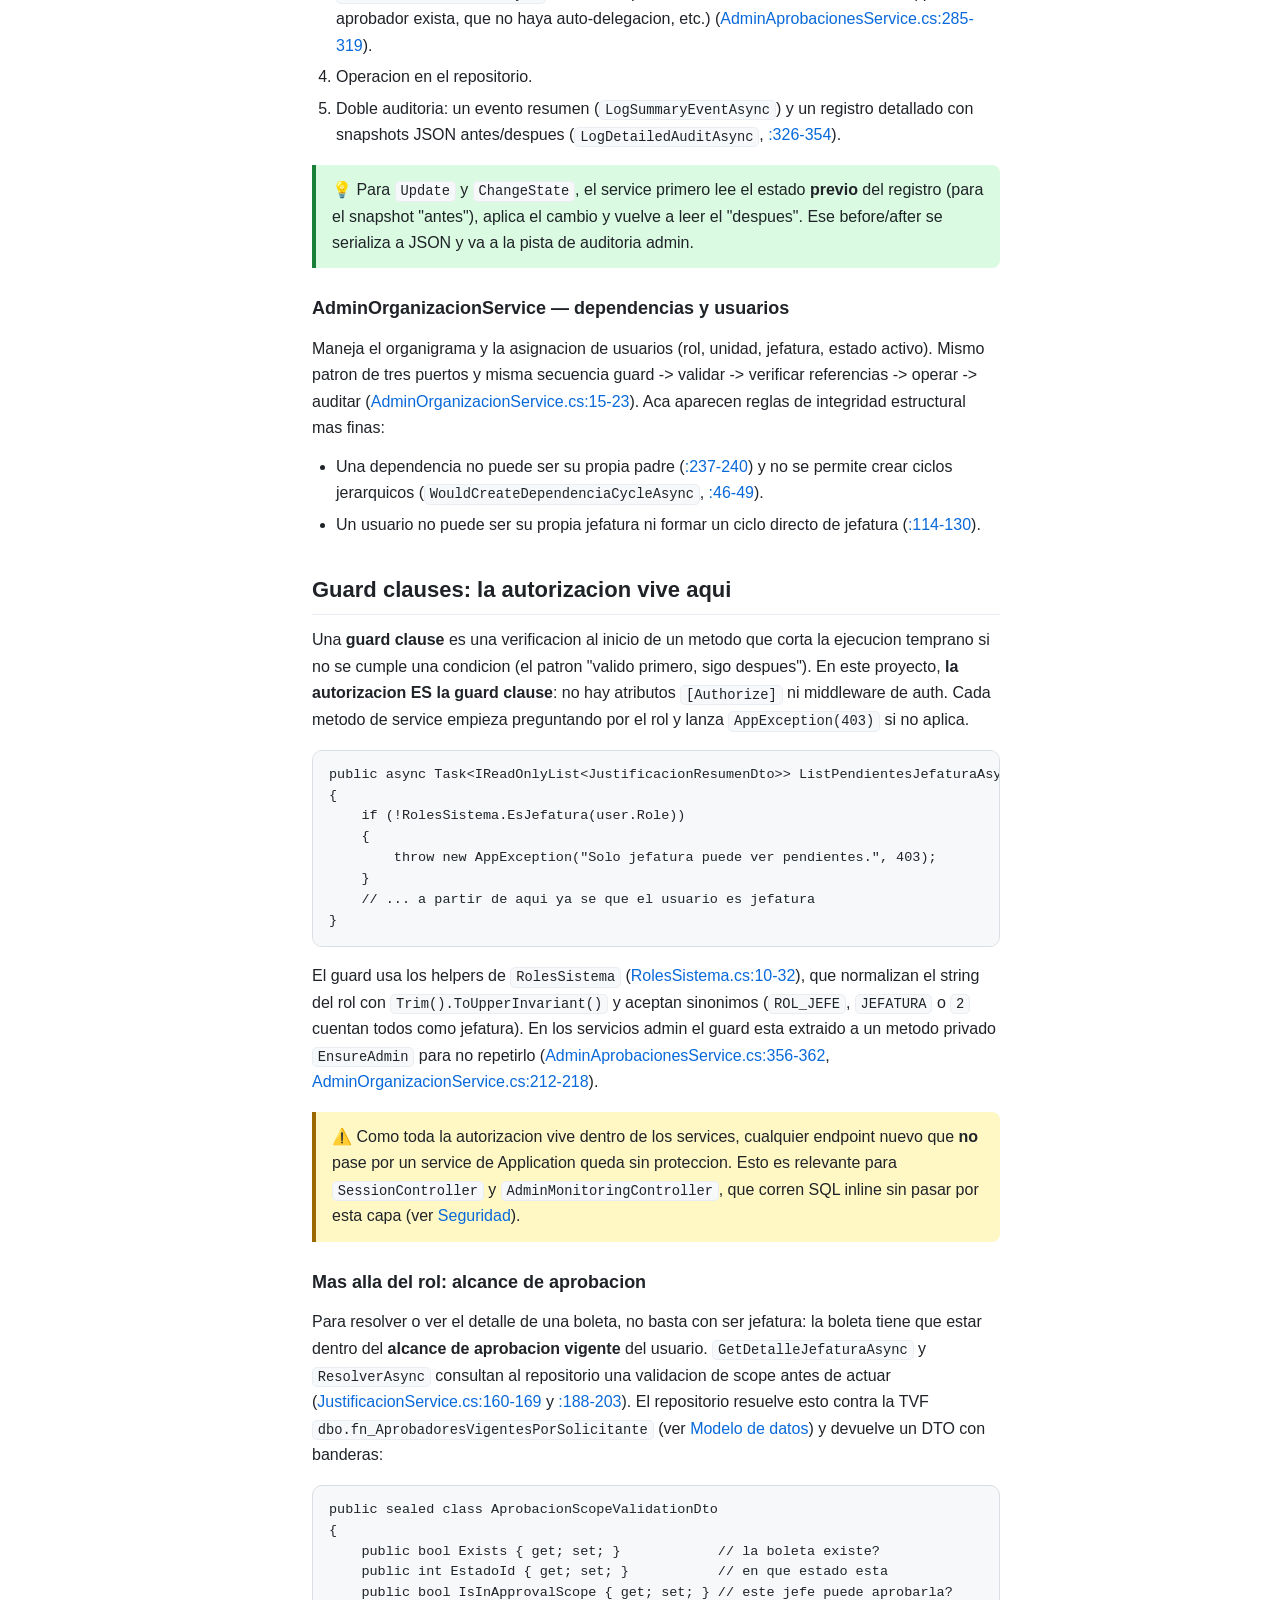
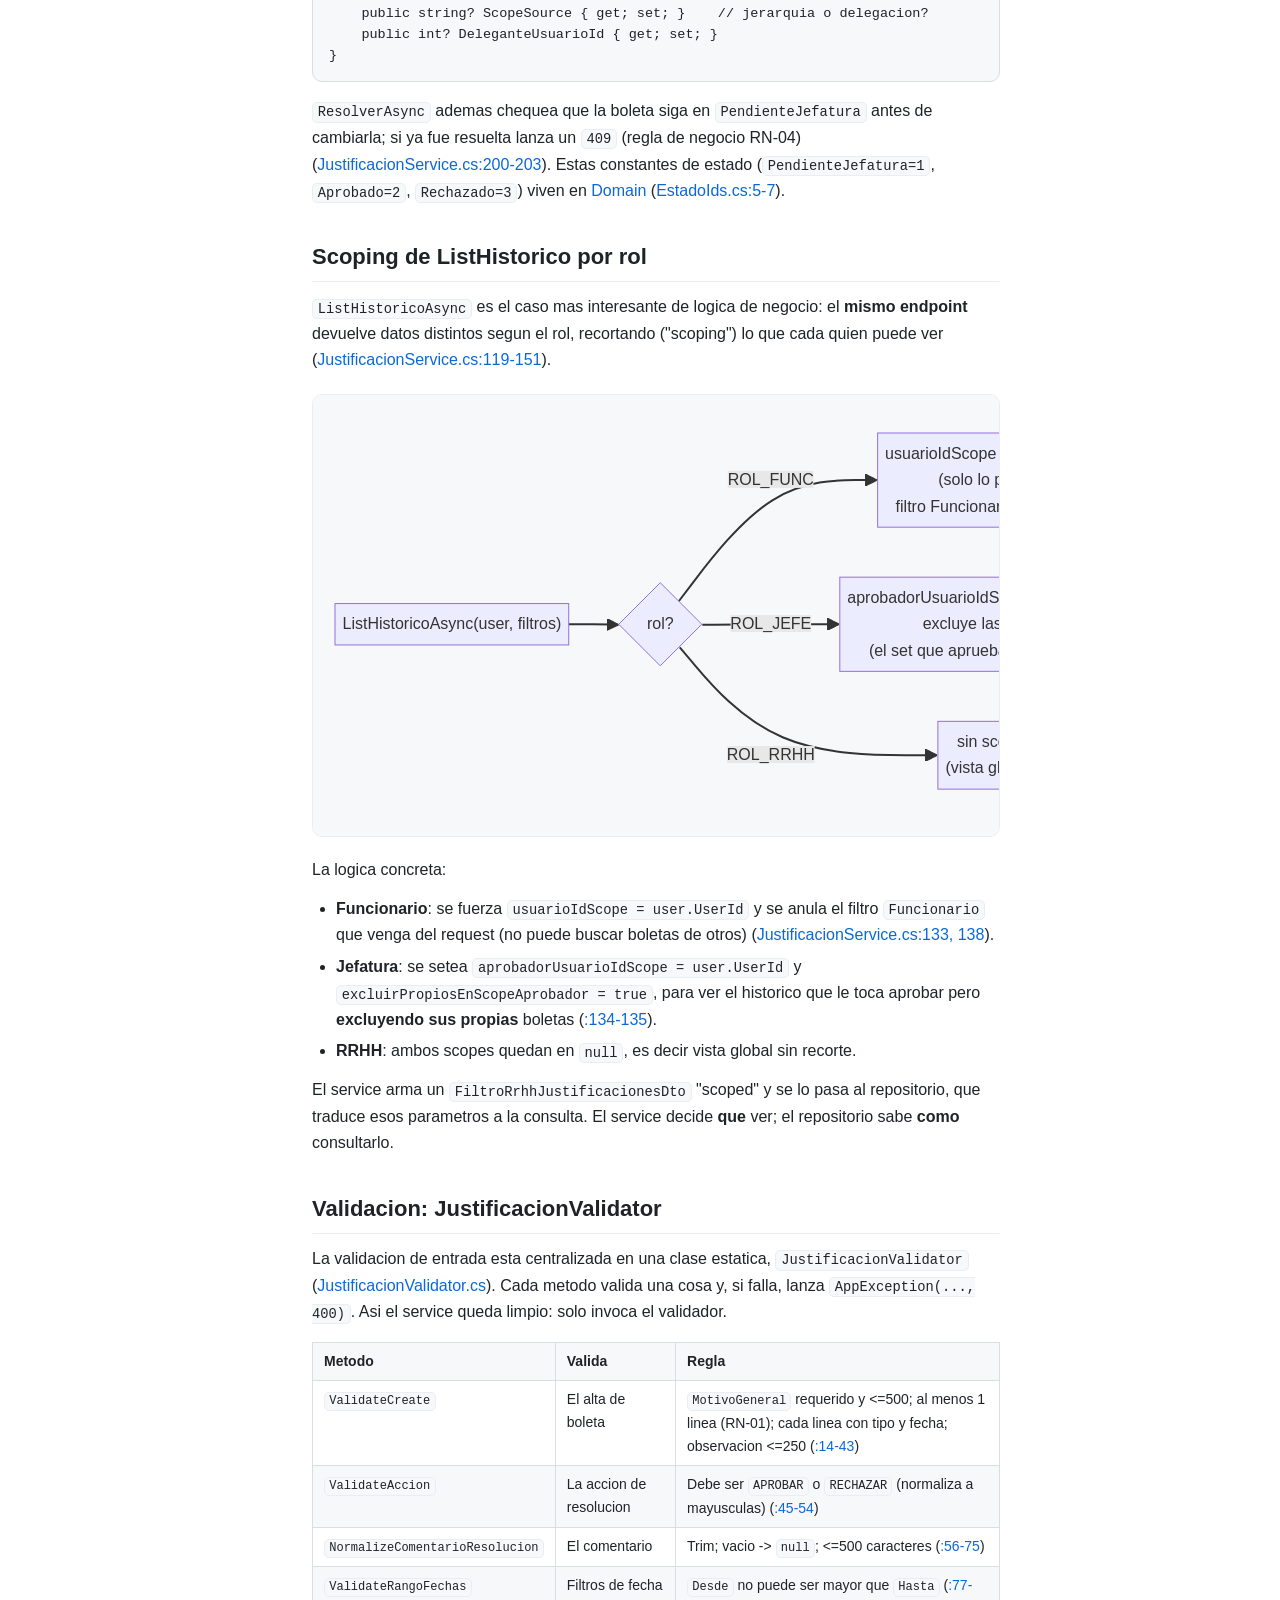
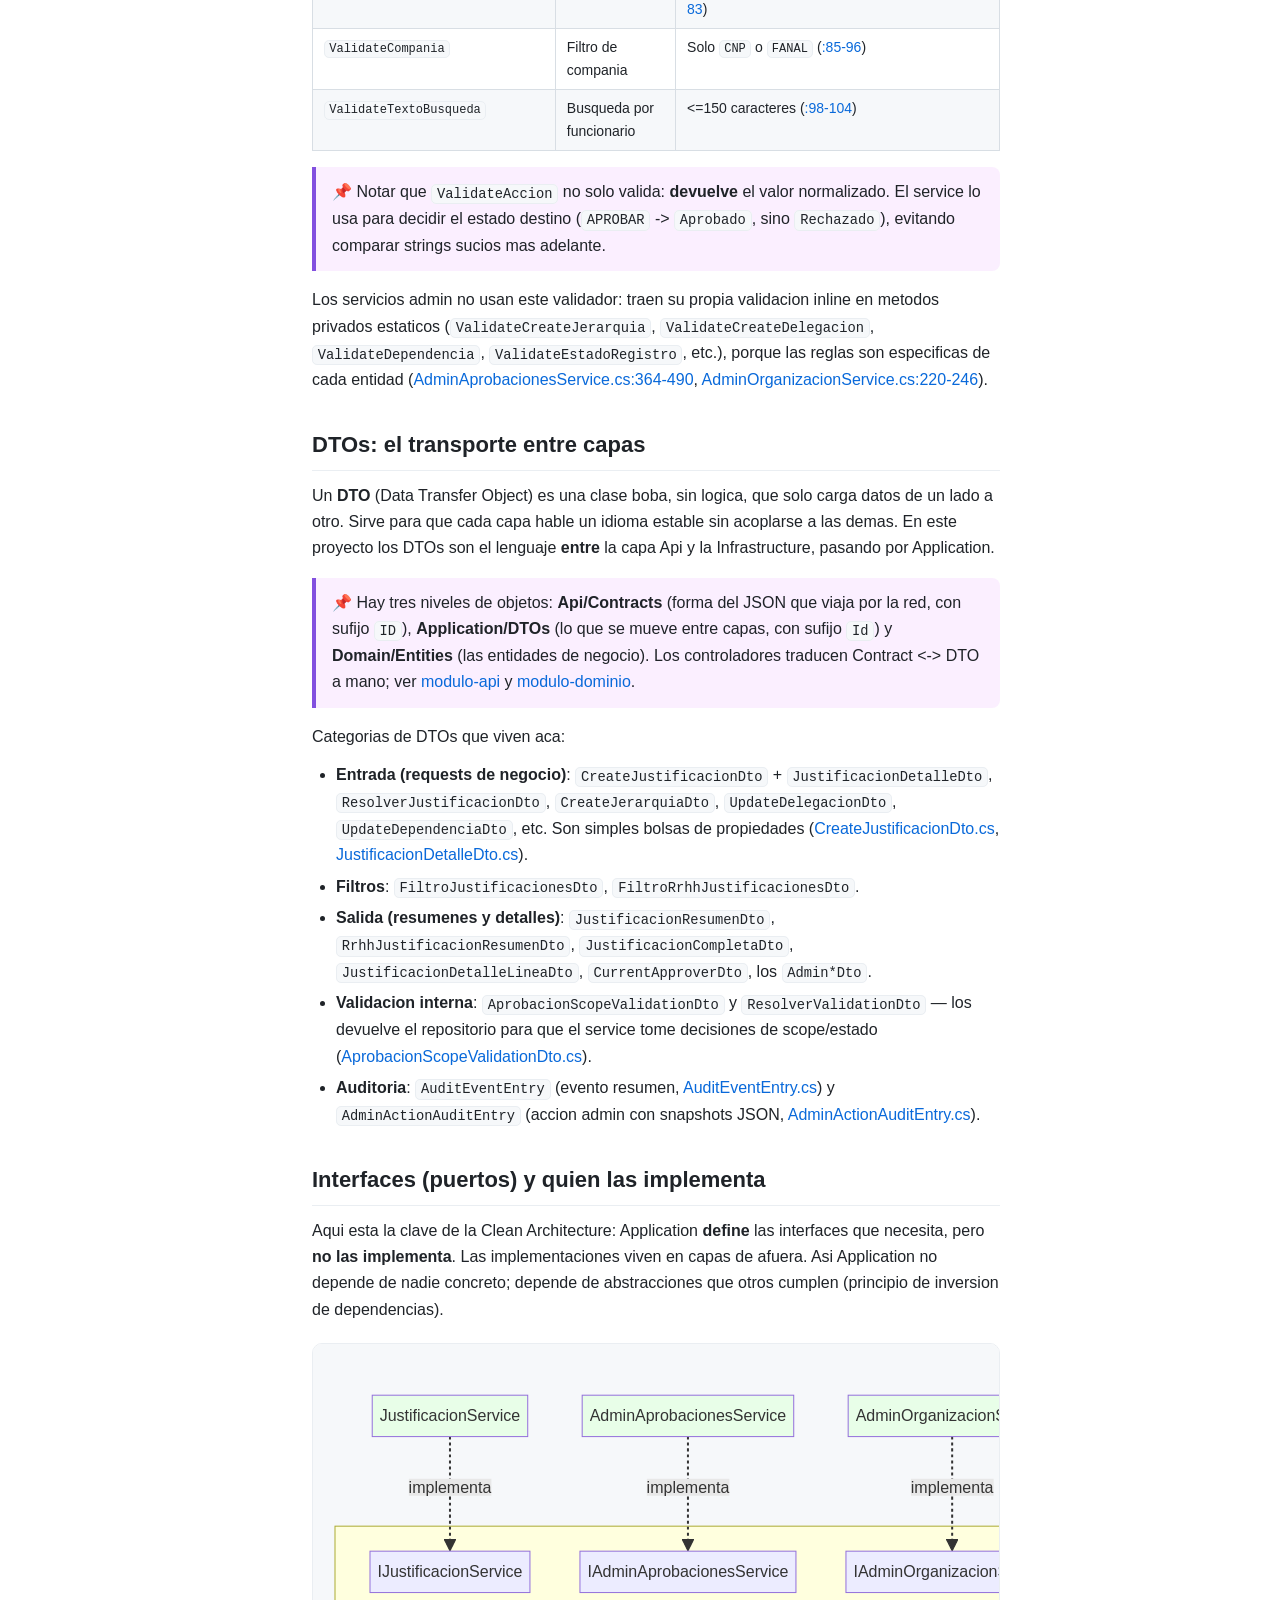
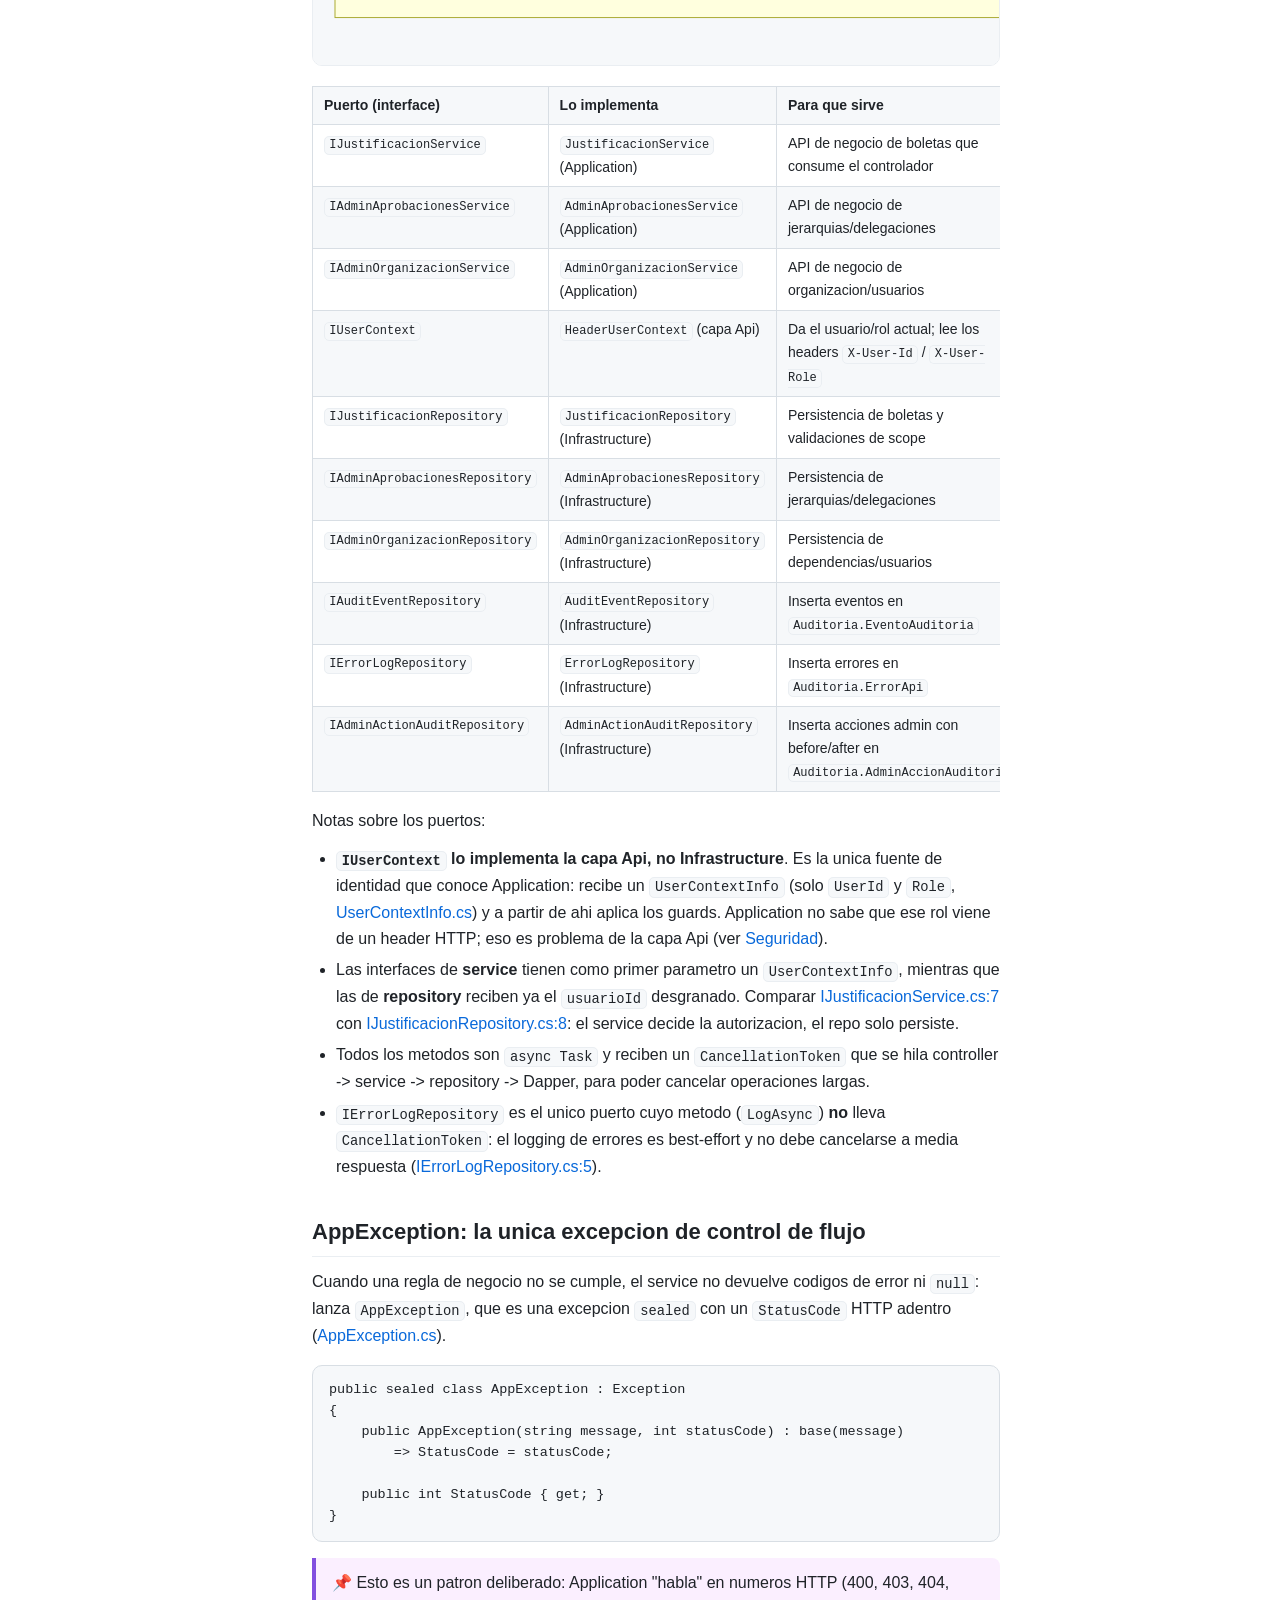
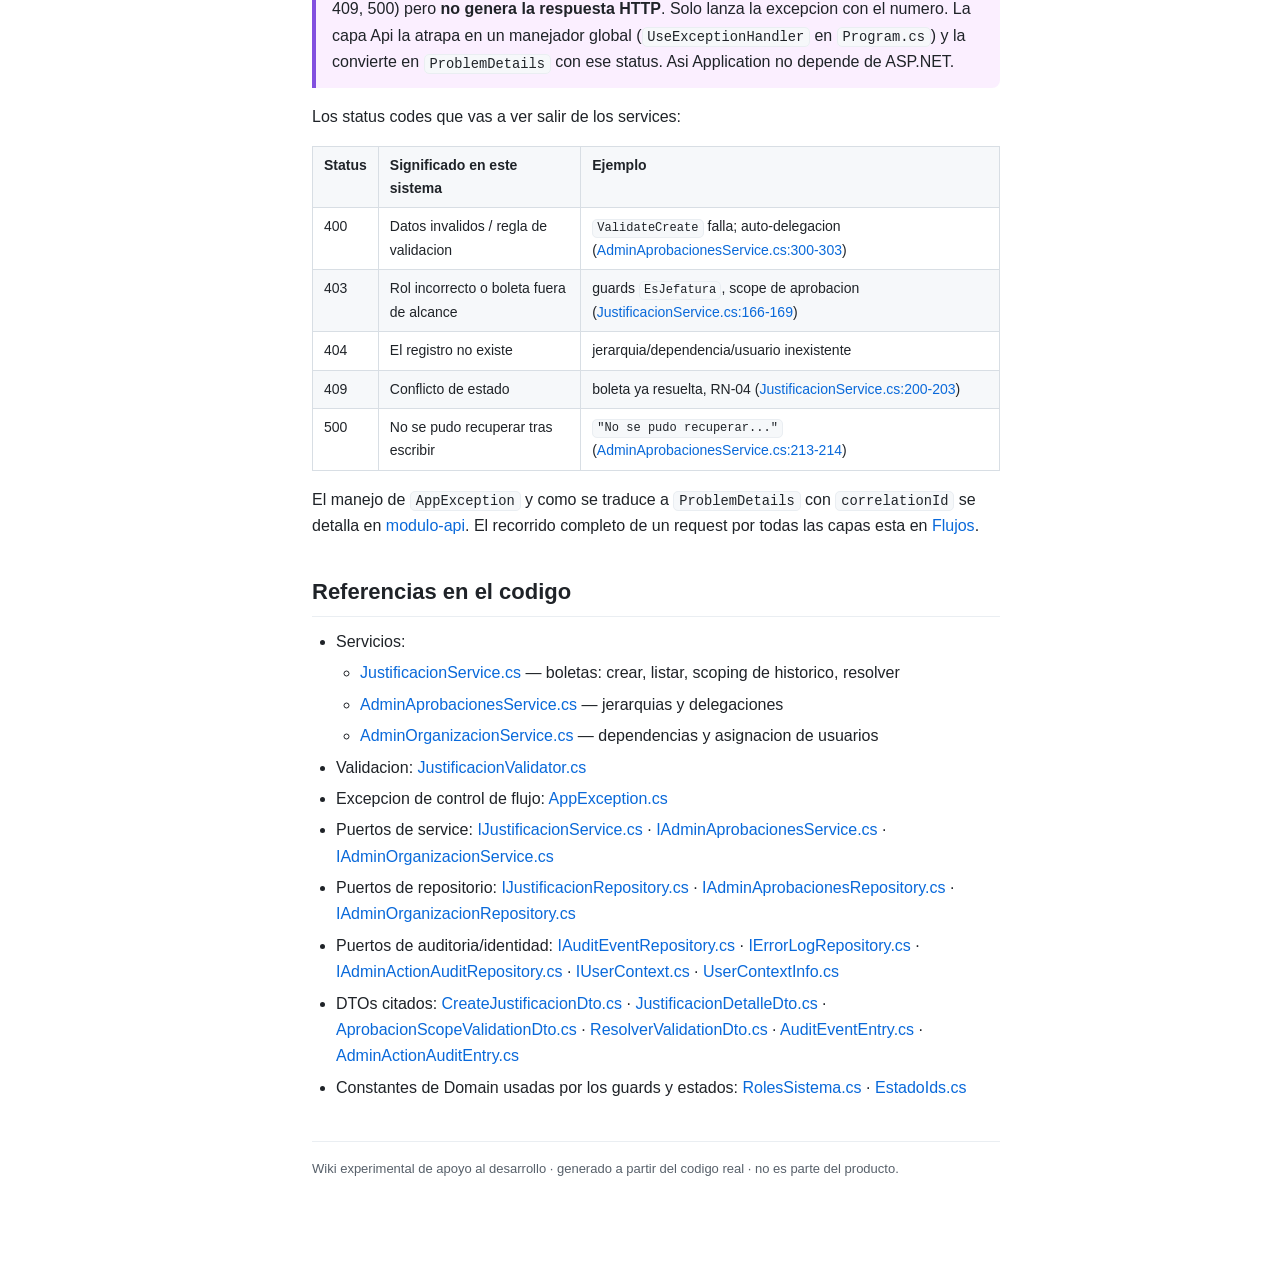
<file: deepwiki-local/modulo-application.html>
<!doctype html>
<html lang="es">
<head>
<meta charset="utf-8">
<meta name="viewport" content="width=device-width, initial-scale=1">
<title>Capa Application · DeepWiki local SIFCNP</title>
<meta name="description" content="Servicios, DTOs, interfaces y validacion (logica de negocio).">
<link rel="stylesheet" href="assets/styles.css">
</head>
<body>
<button class="menu-toggle" id="menu-toggle" aria-label="Abrir menu">☰</button>
<nav class="sidebar" aria-label="Navegacion del wiki">
<div class="brand"><a href="index.html"><span class="logo">📚</span><span><b>DeepWiki local</b><small>SIFCNP / INTEGRA_CNP</small></span></a></div>
<div class="search-box"><input type="search" id="wiki-search" placeholder="Buscar en el wiki..." autocomplete="off" aria-label="Buscar"><div id="search-results" class="search-results" hidden></div></div>
<div class="nav-group"><div class="nav-group-label">Inicio</div><ul>
<li><a href="index.html">Overview del proyecto</a></li>
</ul></div>
<div class="nav-group"><div class="nav-group-label">Arquitectura</div><ul>
<li><a href="arquitectura.html">Arquitectura y diseno</a></li>
<li><a href="seguridad.html">Seguridad e identidad</a></li>
</ul></div>
<div class="nav-group"><div class="nav-group-label">Modulos (por capa)</div><ul>
<li><a href="modulo-frontend.html">Frontend (HTML/CSS/JS)</a></li>
<li><a href="modulo-api.html">Capa API (Controllers)</a></li>
<li><a href="modulo-application.html" class="active" aria-current="page">Capa Application</a></li>
<li><a href="modulo-infraestructura.html">Capa Infrastructure</a></li>
<li><a href="modulo-dominio.html">Capa Domain</a></li>
</ul></div>
<div class="nav-group"><div class="nav-group-label">Datos y API</div><ul>
<li><a href="modelo-datos.html">Modelo de datos</a></li>
<li><a href="api.html">Referencia de API</a></li>
</ul></div>
<div class="nav-group"><div class="nav-group-label">Flujos internos</div><ul>
<li><a href="flujos.html">Flujos principales</a></li>
</ul></div>
<div class="nav-group"><div class="nav-group-label">Referencia</div><ul>
<li><a href="glosario.html">Glosario</a></li>
<li><a href="ask.html">Ask (proximamente)</a></li>
</ul></div>
</nav>
<main class="content">
<header class="page-head">
<nav class="breadcrumbs" aria-label="Ruta"><a href="index.html">Inicio</a><span class="sep">/</span><span>Modulos (por capa)</span><span class="sep">/</span><span class="current">Capa Application</span></nav>
<div class="page-head-row">
<h1>Capa Application</h1>
<button class="theme-toggle" id="theme-toggle" title="Cambiar tema" aria-label="Cambiar tema claro/oscuro">🌓</button>
</div>
<p class="page-desc">Servicios, DTOs, interfaces y validacion (logica de negocio).</p>
</header>
<div class="content-grid">
<article class="prose">
<h2 id="en-breve">En breve</h2>
<p>La capa <strong>Application</strong> es el cerebro del backend: ahi viven las <strong>reglas de negocio</strong> (quien puede hacer que, que datos son validos, en que estado se puede aprobar una boleta). Lo importante es lo que NO sabe: no sabe de HTTP (no conoce <code>HttpContext</code> ni status codes salvo el numero que mete en una excepcion), ni de SQL (nunca arma una consulta ni abre una conexion). Para hablar con el mundo exterior define <strong>puertos</strong> (interfaces) que otras capas implementan. Esto es el corazon de la <strong>Clean Architecture</strong> del proyecto (ver <a href="arquitectura.html">Arquitectura</a>): la dependencia apunta hacia adentro, asi que Application solo conoce a <a href="modulo-dominio.html">Domain</a> y a si misma.</p>
<blockquote class="callout why">📌 En la practica: si manana cambias SQL Server por PostgreSQL, o la API REST por una consola, esta capa NO se toca. Las reglas viven aca, aisladas de la tecnologia.</blockquote>
<h2 id="por-que-existe-una-capa-en-el-medio">Por que existe una capa "en el medio"</h2>
<p>En un sistema tipico la tentacion es poner toda la logica en el controlador (el codigo que recibe el request HTTP). El problema: ahi se mezcla "que devuelve cada endpoint" con "quien puede aprobar una boleta y bajo que condiciones". Cuando crece, nadie sabe donde esta una regla.</p>
<p>La capa Application separa esas dos cosas. El controlador en <a href="modulo-api.html">modulo-api</a> se vuelve delgado (traduce request -&gt; DTO, llama al servicio, traduce DTO -&gt; response). Toda la decision de negocio queda en un <strong>service</strong> de Application. Y como el service no toca la base de datos directamente, sino a traves de interfaces, se puede <strong>probar con tests</strong> sin necesitar SQL Server real.</p>
<div class="mermaid-wrap"><pre class="mermaid">graph TD
    subgraph "Capa Api (afuera)"
        C["Controllers"]
        UC["HeaderUserContext&lt;br/&gt;(implementa IUserContext)"]
    end
    subgraph "Capa Application (en el medio)"
        S["Services&lt;br/&gt;(reglas de negocio)"]
        V["JustificacionValidator&lt;br/&gt;(validacion)"]
        D["DTOs&lt;br/&gt;(transporte)"]
        I["Interfaces / puertos"]
        E["AppException"]
    end
    subgraph "Capa Infrastructure (afuera)"
        R["Repositories&lt;br/&gt;(implementan los puertos)"]
    end
    subgraph "Capa Domain (adentro)"
        K["Constantes y entidades"]
    end
    C --&gt;|"llama"| S
    S --&gt;|"usa"| V
    S --&gt;|"usa"| D
    S --&gt;|"depende de"| I
    S --&gt;|"lanza"| E
    S --&gt;|"usa"| K
    UC -.-&gt;|"implementa"| I
    R -.-&gt;|"implementa"| I</pre></div>
<h2 id="la-logica-vive-en-services">La logica vive en Services</h2>
<p>Hay <strong>tres servicios</strong>, uno por area funcional. Cada uno es una clase <code>sealed</code> (no se puede heredar de ella, convencion del proyecto) que recibe sus dependencias por el constructor (eso es <strong>inyeccion de dependencias</strong>: en vez de crear sus colaboradores, se los pasan ya armados, lo que facilita reemplazarlos por dobles de prueba en los tests).</p>
<div class="table-wrap"><table><thead><tr><th>Servicio</th><th>Interface (puerto)</th><th>Responsabilidad</th><th>Roles que atiende</th></tr></thead><tbody><tr><td><code>JustificacionService</code></td><td><code>IJustificacionService</code></td><td>Ciclo de vida de las boletas: crear, listar, ver detalle, resolver (aprobar/rechazar)</td><td>ROL_FUNC, ROL_JEFE, ROL_RRHH</td></tr><tr><td><code>AdminAprobacionesService</code></td><td><code>IAdminAprobacionesService</code></td><td>ABM de jerarquias de aprobacion y delegaciones</td><td>ROL_ADMIN</td></tr><tr><td><code>AdminOrganizacionService</code></td><td><code>IAdminOrganizacionService</code></td><td>ABM de dependencias organizacionales y asignacion/estado de usuarios</td><td>ROL_ADMIN</td></tr></tbody></table></div>
<h3 id="justificacionservice-el-flujo-central-de-boletas">JustificacionService — el flujo central de boletas</h3>
<p>Es el servicio mas usado. Su interface declara los metodos que el controlador puede invocar (<a href="../backend/src/IntegradorMarcas.Application/Interfaces/IJustificacionService.cs">IJustificacionService.cs:5-16</a>). En el constructor recibe dos puertos: el repositorio de datos y el de eventos de auditoria (<a href="../backend/src/IntegradorMarcas.Application/Services/JustificacionService.cs">JustificacionService.cs:11-18</a>).</p>
<div class="table-wrap"><table><thead><tr><th>Metodo</th><th>Que hace</th><th>Quien puede</th></tr></thead><tbody><tr><td><code>CreateAsync</code></td><td>Crea una boleta nueva con sus lineas de detalle</td><td>funcionario o jefatura (<a href="../backend/src/IntegradorMarcas.Application/Services/JustificacionService.cs">JustificacionService.cs:22-25</a>)</td></tr><tr><td><code>GetCurrentApproverAsync</code></td><td>Devuelve quien es el aprobador vigente del solicitante</td><td>funcionario, jefatura o RRHH (<a href="../backend/src/IntegradorMarcas.Application/Services/JustificacionService.cs">:57-65</a>)</td></tr><tr><td><code>ListMineAsync</code></td><td>Lista las boletas propias del usuario</td><td>funcionario, jefatura o RRHH (<a href="../backend/src/IntegradorMarcas.Application/Services/JustificacionService.cs">:67-76</a>)</td></tr><tr><td><code>ListMineLineasAsync</code></td><td>Detalle (lineas) de una boleta propia</td><td>funcionario, jefatura o RRHH (<a href="../backend/src/IntegradorMarcas.Application/Services/JustificacionService.cs">:89-103</a>)</td></tr><tr><td><code>ListPendientesJefaturaAsync</code></td><td>Cola de boletas pendientes de aprobar</td><td>solo jefatura (<a href="../backend/src/IntegradorMarcas.Application/Services/JustificacionService.cs">:78-87</a>)</td></tr><tr><td><code>ListRrhhAsync</code></td><td>Vista global de todas las boletas</td><td>solo RRHH (<a href="../backend/src/IntegradorMarcas.Application/Services/JustificacionService.cs">:105-117</a>)</td></tr><tr><td><code>ListHistoricoAsync</code></td><td>Historico con <strong>scoping</strong> segun rol (ver mas abajo)</td><td>funcionario, jefatura o RRHH (<a href="../backend/src/IntegradorMarcas.Application/Services/JustificacionService.cs">:119-151</a>)</td></tr><tr><td><code>GetDetalleJefaturaAsync</code></td><td>Detalle de una boleta para aprobarla</td><td>solo jefatura, y solo si esta en su alcance (<a href="../backend/src/IntegradorMarcas.Application/Services/JustificacionService.cs">:153-178</a>)</td></tr><tr><td><code>ResolverAsync</code></td><td>Aprueba o rechaza una boleta</td><td>solo jefatura (<a href="../backend/src/IntegradorMarcas.Application/Services/JustificacionService.cs">:180-227</a>)</td></tr></tbody></table></div>
<p><code>CreateAsync</code> es un buen ejemplo de todo lo que hace un service: chequea rol, valida el request, verifica contra el catalogo que los <code>TipoJustificacionId</code> existan, delega la insercion al repositorio y registra un evento de auditoria (<a href="../backend/src/IntegradorMarcas.Application/Services/JustificacionService.cs">JustificacionService.cs:20-55</a>). Notar que el service <strong>nunca</strong> escribe SQL: pide <code>_repository.CreateAsync(...)</code> y confia en que <a href="modulo-infraestructura.html">Infrastructure</a> lo implemente.</p>
<h3 id="adminaprobacionesservice-jerarquias-y-delegaciones">AdminAprobacionesService — jerarquias y delegaciones</h3>
<p>Gestiona quien aprueba a quien. Recibe <strong>tres</strong> puertos: el repositorio, el de eventos de auditoria y ademas el de auditoria detallada de acciones admin (<a href="../backend/src/IntegradorMarcas.Application/Services/AdminAprobacionesService.cs">AdminAprobacionesService.cs:15-23</a>). Cada operacion de escritura sigue un patron consistente:</p>
<ol>
<li><code>EnsureAdmin(user)</code> — guard de rol.</li>
<li>Validacion del request (<code>ValidateCreateJerarquia</code>, etc.).</li>
<li><code>EnsureReferences...Async</code> — verifica que las FK referenciadas existan en BD (que el aprobador exista, que no haya auto-delegacion, etc.) (<a href="../backend/src/IntegradorMarcas.Application/Services/AdminAprobacionesService.cs">AdminAprobacionesService.cs:285-319</a>).</li>
<li>Operacion en el repositorio.</li>
<li>Doble auditoria: un evento resumen (<code>LogSummaryEventAsync</code>) y un registro detallado con snapshots JSON antes/despues (<code>LogDetailedAuditAsync</code>, <a href="../backend/src/IntegradorMarcas.Application/Services/AdminAprobacionesService.cs">:326-354</a>).</li>
</ol>
<blockquote class="callout tip">💡 Para <code>Update</code> y <code>ChangeState</code>, el service primero lee el estado <strong>previo</strong> del registro (para el snapshot "antes"), aplica el cambio y vuelve a leer el "despues". Ese before/after se serializa a JSON y va a la pista de auditoria admin.</blockquote>
<h3 id="adminorganizacionservice-dependencias-y-usuarios">AdminOrganizacionService — dependencias y usuarios</h3>
<p>Maneja el organigrama y la asignacion de usuarios (rol, unidad, jefatura, estado activo). Mismo patron de tres puertos y misma secuencia guard -&gt; validar -&gt; verificar referencias -&gt; operar -&gt; auditar (<a href="../backend/src/IntegradorMarcas.Application/Services/AdminOrganizacionService.cs">AdminOrganizacionService.cs:15-23</a>). Aca aparecen reglas de integridad estructural mas finas:</p>
<ul>
<li>Una dependencia no puede ser su propia padre (<a href="../backend/src/IntegradorMarcas.Application/Services/AdminOrganizacionService.cs">:237-240</a>) y no se permite crear ciclos jerarquicos (<code>WouldCreateDependenciaCycleAsync</code>, <a href="../backend/src/IntegradorMarcas.Application/Services/AdminOrganizacionService.cs">:46-49</a>).</li>
<li>Un usuario no puede ser su propia jefatura ni formar un ciclo directo de jefatura (<a href="../backend/src/IntegradorMarcas.Application/Services/AdminOrganizacionService.cs">:114-130</a>).</li>
</ul>
<h2 id="guard-clauses-la-autorizacion-vive-aqui">Guard clauses: la autorizacion vive aqui</h2>
<p>Una <strong>guard clause</strong> es una verificacion al inicio de un metodo que corta la ejecucion temprano si no se cumple una condicion (el patron "valido primero, sigo despues"). En este proyecto, <strong>la autorizacion ES la guard clause</strong>: no hay atributos <code>[Authorize]</code> ni middleware de auth. Cada metodo de service empieza preguntando por el rol y lanza <code>AppException(403)</code> si no aplica.</p>
<pre class="code"><code class="language-cs">public async Task&lt;IReadOnlyList&lt;JustificacionResumenDto&gt;&gt; ListPendientesJefaturaAsync(...)
{
    if (!RolesSistema.EsJefatura(user.Role))
    {
        throw new AppException("Solo jefatura puede ver pendientes.", 403);
    }
    // ... a partir de aqui ya se que el usuario es jefatura
}</code></pre>
<p>El guard usa los helpers de <code>RolesSistema</code> (<a href="../backend/src/IntegradorMarcas.Domain/Constants/RolesSistema.cs">RolesSistema.cs:10-32</a>), que normalizan el string del rol con <code>Trim().ToUpperInvariant()</code> y aceptan sinonimos (<code>ROL_JEFE</code>, <code>JEFATURA</code> o <code>2</code> cuentan todos como jefatura). En los servicios admin el guard esta extraido a un metodo privado <code>EnsureAdmin</code> para no repetirlo (<a href="../backend/src/IntegradorMarcas.Application/Services/AdminAprobacionesService.cs">AdminAprobacionesService.cs:356-362</a>, <a href="../backend/src/IntegradorMarcas.Application/Services/AdminOrganizacionService.cs">AdminOrganizacionService.cs:212-218</a>).</p>
<blockquote class="callout warn">⚠️ Como toda la autorizacion vive dentro de los services, cualquier endpoint nuevo que <strong>no</strong> pase por un service de Application queda sin proteccion. Esto es relevante para <code>SessionController</code> y <code>AdminMonitoringController</code>, que corren SQL inline sin pasar por esta capa (ver <a href="seguridad.html">Seguridad</a>).</blockquote>
<h3 id="mas-alla-del-rol-alcance-de-aprobacion">Mas alla del rol: alcance de aprobacion</h3>
<p>Para resolver o ver el detalle de una boleta, no basta con ser jefatura: la boleta tiene que estar dentro del <strong>alcance de aprobacion vigente</strong> del usuario. <code>GetDetalleJefaturaAsync</code> y <code>ResolverAsync</code> consultan al repositorio una validacion de scope antes de actuar (<a href="../backend/src/IntegradorMarcas.Application/Services/JustificacionService.cs">JustificacionService.cs:160-169</a> y <a href="../backend/src/IntegradorMarcas.Application/Services/JustificacionService.cs">:188-203</a>). El repositorio resuelve esto contra la TVF <code>dbo.fn_AprobadoresVigentesPorSolicitante</code> (ver <a href="modelo-datos.html">Modelo de datos</a>) y devuelve un DTO con banderas:</p>
<pre class="code"><code class="language-cs">public sealed class AprobacionScopeValidationDto
{
    public bool Exists { get; set; }            // la boleta existe?
    public int EstadoId { get; set; }           // en que estado esta
    public bool IsInApprovalScope { get; set; } // este jefe puede aprobarla?
    public string? ScopeSource { get; set; }    // jerarquia o delegacion?
    public int? DeleganteUsuarioId { get; set; }
}</code></pre>
<p><code>ResolverAsync</code> ademas chequea que la boleta siga en <code>PendienteJefatura</code> antes de cambiarla; si ya fue resuelta lanza un <code>409</code> (regla de negocio RN-04) (<a href="../backend/src/IntegradorMarcas.Application/Services/JustificacionService.cs">JustificacionService.cs:200-203</a>). Estas constantes de estado (<code>PendienteJefatura=1</code>, <code>Aprobado=2</code>, <code>Rechazado=3</code>) viven en <a href="modulo-dominio.html">Domain</a> (<a href="../backend/src/IntegradorMarcas.Domain/Constants/EstadoIds.cs">EstadoIds.cs:5-7</a>).</p>
<h2 id="scoping-de-listhistorico-por-rol">Scoping de ListHistorico por rol</h2>
<p><code>ListHistoricoAsync</code> es el caso mas interesante de logica de negocio: el <strong>mismo endpoint</strong> devuelve datos distintos segun el rol, recortando ("scoping") lo que cada quien puede ver (<a href="../backend/src/IntegradorMarcas.Application/Services/JustificacionService.cs">JustificacionService.cs:119-151</a>).</p>
<div class="mermaid-wrap"><pre class="mermaid">graph LR
    H["ListHistoricoAsync(user, filtros)"]
    H --&gt; F{"rol?"}
    F --&gt;|"ROL_FUNC"| FF["usuarioIdScope = user.UserId&lt;br/&gt;(solo lo propio;&lt;br/&gt;filtro Funcionario ignorado)"]
    F --&gt;|"ROL_JEFE"| JJ["aprobadorUsuarioIdScope = user.UserId&lt;br/&gt;excluye las propias&lt;br/&gt;(el set que aprueba, sin las suyas)"]
    F --&gt;|"ROL_RRHH"| RR["sin scope&lt;br/&gt;(vista global)"]
    FF --&gt; REPO["_repository.ListHistoricoAsync(...)"]
    JJ --&gt; REPO
    RR --&gt; REPO</pre></div>
<p>La logica concreta:</p>
<ul>
<li><strong>Funcionario</strong>: se fuerza <code>usuarioIdScope = user.UserId</code> y se anula el filtro <code>Funcionario</code> que venga del request (no puede buscar boletas de otros) (<a href="../backend/src/IntegradorMarcas.Application/Services/JustificacionService.cs">JustificacionService.cs:133, 138</a>).</li>
<li><strong>Jefatura</strong>: se setea <code>aprobadorUsuarioIdScope = user.UserId</code> y <code>excluirPropiosEnScopeAprobador = true</code>, para ver el historico que le toca aprobar pero <strong>excluyendo sus propias</strong> boletas (<a href="../backend/src/IntegradorMarcas.Application/Services/JustificacionService.cs">:134-135</a>).</li>
<li><strong>RRHH</strong>: ambos scopes quedan en <code>null</code>, es decir vista global sin recorte.</li>
</ul>
<p>El service arma un <code>FiltroRrhhJustificacionesDto</code> "scoped" y se lo pasa al repositorio, que traduce esos parametros a la consulta. El service decide <strong>que</strong> ver; el repositorio sabe <strong>como</strong> consultarlo.</p>
<h2 id="validacion-justificacionvalidator">Validacion: JustificacionValidator</h2>
<p>La validacion de entrada esta centralizada en una clase estatica, <code>JustificacionValidator</code> (<a href="../backend/src/IntegradorMarcas.Application/Validation/JustificacionValidator.cs">JustificacionValidator.cs</a>). Cada metodo valida una cosa y, si falla, lanza <code>AppException(..., 400)</code>. Asi el service queda limpio: solo invoca el validador.</p>
<div class="table-wrap"><table><thead><tr><th>Metodo</th><th>Valida</th><th>Regla</th></tr></thead><tbody><tr><td><code>ValidateCreate</code></td><td>El alta de boleta</td><td><code>MotivoGeneral</code> requerido y &lt;=500; al menos 1 linea (RN-01); cada linea con tipo y fecha; observacion &lt;=250 (<a href="../backend/src/IntegradorMarcas.Application/Validation/JustificacionValidator.cs">:14-43</a>)</td></tr><tr><td><code>ValidateAccion</code></td><td>La accion de resolucion</td><td>Debe ser <code>APROBAR</code> o <code>RECHAZAR</code> (normaliza a mayusculas) (<a href="../backend/src/IntegradorMarcas.Application/Validation/JustificacionValidator.cs">:45-54</a>)</td></tr><tr><td><code>NormalizeComentarioResolucion</code></td><td>El comentario</td><td>Trim; vacio -&gt; <code>null</code>; &lt;=500 caracteres (<a href="../backend/src/IntegradorMarcas.Application/Validation/JustificacionValidator.cs">:56-75</a>)</td></tr><tr><td><code>ValidateRangoFechas</code></td><td>Filtros de fecha</td><td><code>Desde</code> no puede ser mayor que <code>Hasta</code> (<a href="../backend/src/IntegradorMarcas.Application/Validation/JustificacionValidator.cs">:77-83</a>)</td></tr><tr><td><code>ValidateCompania</code></td><td>Filtro de compania</td><td>Solo <code>CNP</code> o <code>FANAL</code> (<a href="../backend/src/IntegradorMarcas.Application/Validation/JustificacionValidator.cs">:85-96</a>)</td></tr><tr><td><code>ValidateTextoBusqueda</code></td><td>Busqueda por funcionario</td><td>&lt;=150 caracteres (<a href="../backend/src/IntegradorMarcas.Application/Validation/JustificacionValidator.cs">:98-104</a>)</td></tr></tbody></table></div>
<blockquote class="callout why">📌 Notar que <code>ValidateAccion</code> no solo valida: <strong>devuelve</strong> el valor normalizado. El service lo usa para decidir el estado destino (<code>APROBAR</code> -&gt; <code>Aprobado</code>, sino <code>Rechazado</code>), evitando comparar strings sucios mas adelante.</blockquote>
<p>Los servicios admin no usan este validador: traen su propia validacion inline en metodos privados estaticos (<code>ValidateCreateJerarquia</code>, <code>ValidateCreateDelegacion</code>, <code>ValidateDependencia</code>, <code>ValidateEstadoRegistro</code>, etc.), porque las reglas son especificas de cada entidad (<a href="../backend/src/IntegradorMarcas.Application/Services/AdminAprobacionesService.cs">AdminAprobacionesService.cs:364-490</a>, <a href="../backend/src/IntegradorMarcas.Application/Services/AdminOrganizacionService.cs">AdminOrganizacionService.cs:220-246</a>).</p>
<h2 id="dtos-el-transporte-entre-capas">DTOs: el transporte entre capas</h2>
<p>Un <strong>DTO</strong> (Data Transfer Object) es una clase boba, sin logica, que solo carga datos de un lado a otro. Sirve para que cada capa hable un idioma estable sin acoplarse a las demas. En este proyecto los DTOs son el lenguaje <strong>entre</strong> la capa Api y la Infrastructure, pasando por Application.</p>
<blockquote class="callout why">📌 Hay tres niveles de objetos: <strong>Api/Contracts</strong> (forma del JSON que viaja por la red, con sufijo <code>ID</code>), <strong>Application/DTOs</strong> (lo que se mueve entre capas, con sufijo <code>Id</code>) y <strong>Domain/Entities</strong> (las entidades de negocio). Los controladores traducen Contract &lt;-&gt; DTO a mano; ver <a href="modulo-api.html">modulo-api</a> y <a href="modulo-dominio.html">modulo-dominio</a>.</blockquote>
<p>Categorias de DTOs que viven aca:</p>
<ul>
<li><strong>Entrada (requests de negocio)</strong>: <code>CreateJustificacionDto</code> + <code>JustificacionDetalleDto</code>, <code>ResolverJustificacionDto</code>, <code>CreateJerarquiaDto</code>, <code>UpdateDelegacionDto</code>, <code>UpdateDependenciaDto</code>, etc. Son simples bolsas de propiedades (<a href="../backend/src/IntegradorMarcas.Application/DTOs/CreateJustificacionDto.cs">CreateJustificacionDto.cs</a>, <a href="../backend/src/IntegradorMarcas.Application/DTOs/JustificacionDetalleDto.cs">JustificacionDetalleDto.cs</a>).</li>
<li><strong>Filtros</strong>: <code>FiltroJustificacionesDto</code>, <code>FiltroRrhhJustificacionesDto</code>.</li>
<li><strong>Salida (resumenes y detalles)</strong>: <code>JustificacionResumenDto</code>, <code>RrhhJustificacionResumenDto</code>, <code>JustificacionCompletaDto</code>, <code>JustificacionDetalleLineaDto</code>, <code>CurrentApproverDto</code>, los <code>Admin*Dto</code>.</li>
<li><strong>Validacion interna</strong>: <code>AprobacionScopeValidationDto</code> y <code>ResolverValidationDto</code> — los devuelve el repositorio para que el service tome decisiones de scope/estado (<a href="../backend/src/IntegradorMarcas.Application/DTOs/AprobacionScopeValidationDto.cs">AprobacionScopeValidationDto.cs</a>).</li>
<li><strong>Auditoria</strong>: <code>AuditEventEntry</code> (evento resumen, <a href="../backend/src/IntegradorMarcas.Application/DTOs/AuditEventEntry.cs">AuditEventEntry.cs</a>) y <code>AdminActionAuditEntry</code> (accion admin con snapshots JSON, <a href="../backend/src/IntegradorMarcas.Application/DTOs/AdminActionAuditEntry.cs">AdminActionAuditEntry.cs</a>).</li>
</ul>
<h2 id="interfaces-puertos-y-quien-las-implementa">Interfaces (puertos) y quien las implementa</h2>
<p>Aqui esta la clave de la Clean Architecture: Application <strong>define</strong> las interfaces que necesita, pero <strong>no las implementa</strong>. Las implementaciones viven en capas de afuera. Asi Application no depende de nadie concreto; depende de abstracciones que otros cumplen (principio de inversion de dependencias).</p>
<div class="mermaid-wrap"><pre class="mermaid">graph TD
    subgraph "Application define los puertos"
        IJS["IJustificacionService"]
        IAAS["IAdminAprobacionesService"]
        IAOS["IAdminOrganizacionService"]
        IUC["IUserContext"]
        IJR["IJustificacionRepository"]
        IAAR["IAdminAprobacionesRepository"]
        IAOR["IAdminOrganizacionRepository"]
        IAER["IAuditEventRepository"]
        IELR["IErrorLogRepository"]
        IAAUD["IAdminActionAuditRepository"]
    end

    JS["JustificacionService"] -.implementa.-&gt; IJS
    AAS["AdminAprobacionesService"] -.implementa.-&gt; IAAS
    AOS["AdminOrganizacionService"] -.implementa.-&gt; IAOS

    HUC["HeaderUserContext&lt;br/&gt;(capa Api)"] -.implementa.-&gt; IUC

    JR["JustificacionRepository"] -.implementa.-&gt; IJR
    AAR["AdminAprobacionesRepository"] -.implementa.-&gt; IAAR
    AOR["AdminOrganizacionRepository"] -.implementa.-&gt; IAOR
    AER["AuditEventRepository"] -.implementa.-&gt; IAER
    ELR["ErrorLogRepository"] -.implementa.-&gt; IELR
    AAUDR["AdminActionAuditRepository"] -.implementa.-&gt; IAAUD

    classDef infra fill:#e8f0fe;
    class JR,AAR,AOR,AER,ELR,AAUDR infra;
    classDef api fill:#fef3e8;
    class HUC api;
    classDef app fill:#e8fee8;
    class JS,AAS,AOS app;</pre></div>
<div class="table-wrap"><table><thead><tr><th>Puerto (interface)</th><th>Lo implementa</th><th>Para que sirve</th></tr></thead><tbody><tr><td><code>IJustificacionService</code></td><td><code>JustificacionService</code> (Application)</td><td>API de negocio de boletas que consume el controlador</td></tr><tr><td><code>IAdminAprobacionesService</code></td><td><code>AdminAprobacionesService</code> (Application)</td><td>API de negocio de jerarquias/delegaciones</td></tr><tr><td><code>IAdminOrganizacionService</code></td><td><code>AdminOrganizacionService</code> (Application)</td><td>API de negocio de organizacion/usuarios</td></tr><tr><td><code>IUserContext</code></td><td><code>HeaderUserContext</code> (capa Api)</td><td>Da el usuario/rol actual; lee los headers <code>X-User-Id</code> / <code>X-User-Role</code></td></tr><tr><td><code>IJustificacionRepository</code></td><td><code>JustificacionRepository</code> (Infrastructure)</td><td>Persistencia de boletas y validaciones de scope</td></tr><tr><td><code>IAdminAprobacionesRepository</code></td><td><code>AdminAprobacionesRepository</code> (Infrastructure)</td><td>Persistencia de jerarquias/delegaciones</td></tr><tr><td><code>IAdminOrganizacionRepository</code></td><td><code>AdminOrganizacionRepository</code> (Infrastructure)</td><td>Persistencia de dependencias/usuarios</td></tr><tr><td><code>IAuditEventRepository</code></td><td><code>AuditEventRepository</code> (Infrastructure)</td><td>Inserta eventos en <code>Auditoria.EventoAuditoria</code></td></tr><tr><td><code>IErrorLogRepository</code></td><td><code>ErrorLogRepository</code> (Infrastructure)</td><td>Inserta errores en <code>Auditoria.ErrorApi</code></td></tr><tr><td><code>IAdminActionAuditRepository</code></td><td><code>AdminActionAuditRepository</code> (Infrastructure)</td><td>Inserta acciones admin con before/after en <code>Auditoria.AdminAccionAuditoria</code></td></tr></tbody></table></div>
<p>Notas sobre los puertos:</p>
<ul>
<li><strong><code>IUserContext</code> lo implementa la capa Api, no Infrastructure</strong>. Es la unica fuente de identidad que conoce Application: recibe un <code>UserContextInfo</code> (solo <code>UserId</code> y <code>Role</code>, <a href="../backend/src/IntegradorMarcas.Application/Interfaces/UserContextInfo.cs">UserContextInfo.cs</a>) y a partir de ahi aplica los guards. Application no sabe que ese rol viene de un header HTTP; eso es problema de la capa Api (ver <a href="seguridad.html">Seguridad</a>).</li>
<li>Las interfaces de <strong>service</strong> tienen como primer parametro un <code>UserContextInfo</code>, mientras que las de <strong>repository</strong> reciben ya el <code>usuarioId</code> desgranado. Comparar <a href="../backend/src/IntegradorMarcas.Application/Interfaces/IJustificacionService.cs">IJustificacionService.cs:7</a> con <a href="../backend/src/IntegradorMarcas.Application/Interfaces/IJustificacionRepository.cs">IJustificacionRepository.cs:8</a>: el service decide la autorizacion, el repo solo persiste.</li>
<li>Todos los metodos son <code>async Task</code> y reciben un <code>CancellationToken</code> que se hila controller -&gt; service -&gt; repository -&gt; Dapper, para poder cancelar operaciones largas.</li>
<li><code>IErrorLogRepository</code> es el unico puerto cuyo metodo (<code>LogAsync</code>) <strong>no</strong> lleva <code>CancellationToken</code>: el logging de errores es best-effort y no debe cancelarse a media respuesta (<a href="../backend/src/IntegradorMarcas.Application/Interfaces/IErrorLogRepository.cs">IErrorLogRepository.cs:5</a>).</li>
</ul>
<h2 id="appexception-la-unica-excepcion-de-control-de-flujo">AppException: la unica excepcion de control de flujo</h2>
<p>Cuando una regla de negocio no se cumple, el service no devuelve codigos de error ni <code>null</code>: lanza <code>AppException</code>, que es una excepcion <code>sealed</code> con un <code>StatusCode</code> HTTP adentro (<a href="../backend/src/IntegradorMarcas.Application/Common/AppException.cs">AppException.cs</a>).</p>
<pre class="code"><code class="language-cs">public sealed class AppException : Exception
{
    public AppException(string message, int statusCode) : base(message)
        =&gt; StatusCode = statusCode;

    public int StatusCode { get; }
}</code></pre>
<blockquote class="callout why">📌 Esto es un patron deliberado: Application "habla" en numeros HTTP (400, 403, 404, 409, 500) pero <strong>no genera la respuesta HTTP</strong>. Solo lanza la excepcion con el numero. La capa Api la atrapa en un manejador global (<code>UseExceptionHandler</code> en <code>Program.cs</code>) y la convierte en <code>ProblemDetails</code> con ese status. Asi Application no depende de ASP.NET.</blockquote>
<p>Los status codes que vas a ver salir de los services:</p>
<div class="table-wrap"><table><thead><tr><th>Status</th><th>Significado en este sistema</th><th>Ejemplo</th></tr></thead><tbody><tr><td>400</td><td>Datos invalidos / regla de validacion</td><td><code>ValidateCreate</code> falla; auto-delegacion (<a href="../backend/src/IntegradorMarcas.Application/Services/AdminAprobacionesService.cs">AdminAprobacionesService.cs:300-303</a>)</td></tr><tr><td>403</td><td>Rol incorrecto o boleta fuera de alcance</td><td>guards <code>EsJefatura</code>, scope de aprobacion (<a href="../backend/src/IntegradorMarcas.Application/Services/JustificacionService.cs">JustificacionService.cs:166-169</a>)</td></tr><tr><td>404</td><td>El registro no existe</td><td>jerarquia/dependencia/usuario inexistente</td></tr><tr><td>409</td><td>Conflicto de estado</td><td>boleta ya resuelta, RN-04 (<a href="../backend/src/IntegradorMarcas.Application/Services/JustificacionService.cs">JustificacionService.cs:200-203</a>)</td></tr><tr><td>500</td><td>No se pudo recuperar tras escribir</td><td><code>"No se pudo recuperar..."</code> (<a href="../backend/src/IntegradorMarcas.Application/Services/AdminAprobacionesService.cs">AdminAprobacionesService.cs:213-214</a>)</td></tr></tbody></table></div>
<p>El manejo de <code>AppException</code> y como se traduce a <code>ProblemDetails</code> con <code>correlationId</code> se detalla en <a href="modulo-api.html">modulo-api</a>. El recorrido completo de un request por todas las capas esta en <a href="flujos.html">Flujos</a>.</p>
<h2 id="referencias-en-el-codigo">Referencias en el codigo</h2>
<ul>
<li>Servicios:</li>
<ul class="sub">
<li><a href="../backend/src/IntegradorMarcas.Application/Services/JustificacionService.cs">JustificacionService.cs</a> — boletas: crear, listar, scoping de historico, resolver</li>
<li><a href="../backend/src/IntegradorMarcas.Application/Services/AdminAprobacionesService.cs">AdminAprobacionesService.cs</a> — jerarquias y delegaciones</li>
<li><a href="../backend/src/IntegradorMarcas.Application/Services/AdminOrganizacionService.cs">AdminOrganizacionService.cs</a> — dependencias y asignacion de usuarios</li>
</ul>
<li>Validacion: <a href="../backend/src/IntegradorMarcas.Application/Validation/JustificacionValidator.cs">JustificacionValidator.cs</a></li>
<li>Excepcion de control de flujo: <a href="../backend/src/IntegradorMarcas.Application/Common/AppException.cs">AppException.cs</a></li>
<li>Puertos de service: <a href="../backend/src/IntegradorMarcas.Application/Interfaces/IJustificacionService.cs">IJustificacionService.cs</a> · <a href="../backend/src/IntegradorMarcas.Application/Interfaces/IAdminAprobacionesService.cs">IAdminAprobacionesService.cs</a> · <a href="../backend/src/IntegradorMarcas.Application/Interfaces/IAdminOrganizacionService.cs">IAdminOrganizacionService.cs</a></li>
<li>Puertos de repositorio: <a href="../backend/src/IntegradorMarcas.Application/Interfaces/IJustificacionRepository.cs">IJustificacionRepository.cs</a> · <a href="../backend/src/IntegradorMarcas.Application/Interfaces/IAdminAprobacionesRepository.cs">IAdminAprobacionesRepository.cs</a> · <a href="../backend/src/IntegradorMarcas.Application/Interfaces/IAdminOrganizacionRepository.cs">IAdminOrganizacionRepository.cs</a></li>
<li>Puertos de auditoria/identidad: <a href="../backend/src/IntegradorMarcas.Application/Interfaces/IAuditEventRepository.cs">IAuditEventRepository.cs</a> · <a href="../backend/src/IntegradorMarcas.Application/Interfaces/IErrorLogRepository.cs">IErrorLogRepository.cs</a> · <a href="../backend/src/IntegradorMarcas.Application/Interfaces/IAdminActionAuditRepository.cs">IAdminActionAuditRepository.cs</a> · <a href="../backend/src/IntegradorMarcas.Application/Interfaces/IUserContext.cs">IUserContext.cs</a> · <a href="../backend/src/IntegradorMarcas.Application/Interfaces/UserContextInfo.cs">UserContextInfo.cs</a></li>
<li>DTOs citados: <a href="../backend/src/IntegradorMarcas.Application/DTOs/CreateJustificacionDto.cs">CreateJustificacionDto.cs</a> · <a href="../backend/src/IntegradorMarcas.Application/DTOs/JustificacionDetalleDto.cs">JustificacionDetalleDto.cs</a> · <a href="../backend/src/IntegradorMarcas.Application/DTOs/AprobacionScopeValidationDto.cs">AprobacionScopeValidationDto.cs</a> · <a href="../backend/src/IntegradorMarcas.Application/DTOs/ResolverValidationDto.cs">ResolverValidationDto.cs</a> · <a href="../backend/src/IntegradorMarcas.Application/DTOs/AuditEventEntry.cs">AuditEventEntry.cs</a> · <a href="../backend/src/IntegradorMarcas.Application/DTOs/AdminActionAuditEntry.cs">AdminActionAuditEntry.cs</a></li>
<li>Constantes de Domain usadas por los guards y estados: <a href="../backend/src/IntegradorMarcas.Domain/Constants/RolesSistema.cs">RolesSistema.cs</a> · <a href="../backend/src/IntegradorMarcas.Domain/Constants/EstadoIds.cs">EstadoIds.cs</a></li>
</ul>

<footer class="page-foot">Wiki experimental de apoyo al desarrollo · generado a partir del codigo real · no es parte del producto.</footer>
</article>
<aside class="toc" aria-label="En esta pagina"><div class="toc-title">En esta pagina</div><ul><li><a href="#en-breve">En breve</a></li><li><a href="#por-que-existe-una-capa-en-el-medio">Por que existe una capa "en el medio"</a></li><li><a href="#la-logica-vive-en-services">La logica vive en Services</a></li><li><a href="#guard-clauses-la-autorizacion-vive-aqui">Guard clauses: la autorizacion vive aqui</a></li><li><a href="#scoping-de-listhistorico-por-rol">Scoping de ListHistorico por rol</a></li><li><a href="#validacion-justificacionvalidator">Validacion: JustificacionValidator</a></li><li><a href="#dtos-el-transporte-entre-capas">DTOs: el transporte entre capas</a></li><li><a href="#interfaces-puertos-y-quien-las-implementa">Interfaces (puertos) y quien las implementa</a></li><li><a href="#appexception-la-unica-excepcion-de-control-de-flujo">AppException: la unica excepcion de control de flujo</a></li><li><a href="#referencias-en-el-codigo">Referencias en el codigo</a></li></ul></aside>
</div>
</main>
<script src="assets/mermaid.min.js"></script>
<script src="assets/search-index.js"></script>
<script src="assets/wiki.js"></script>
</body>
</html>
</file>
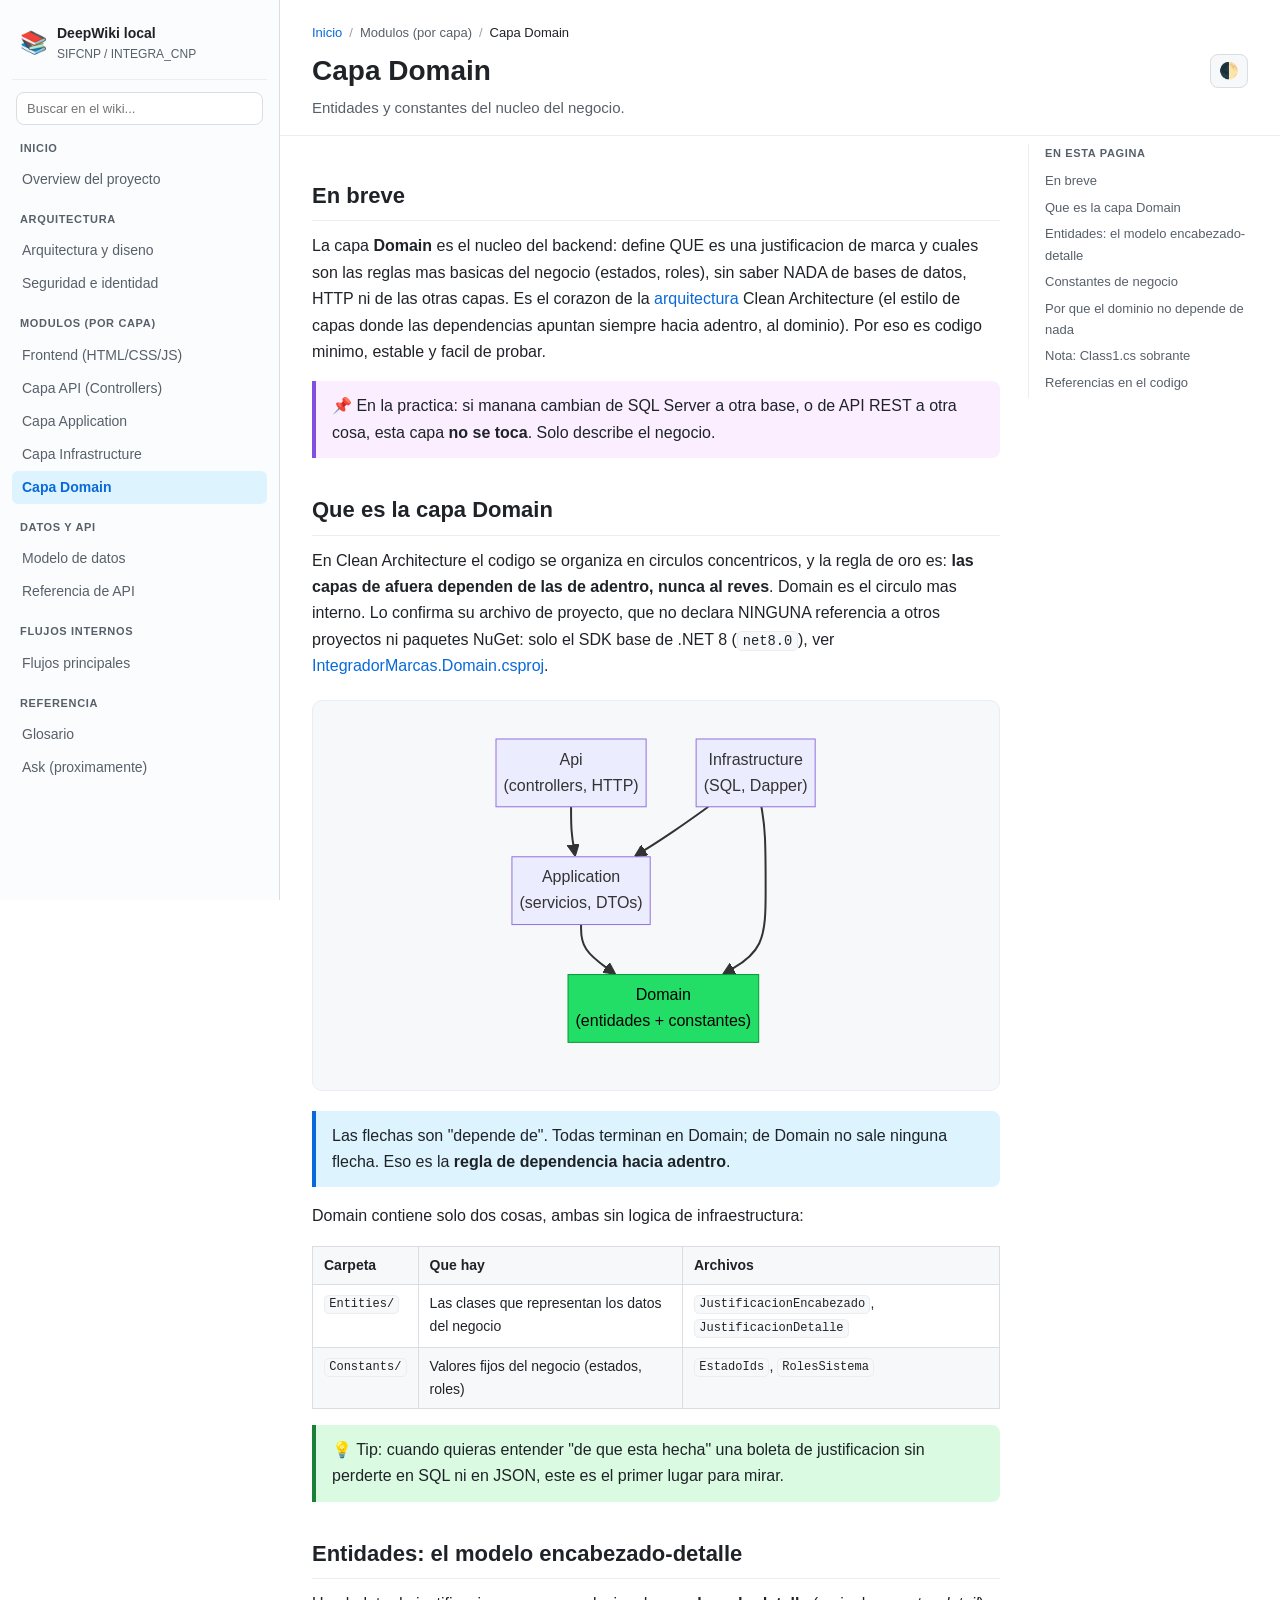
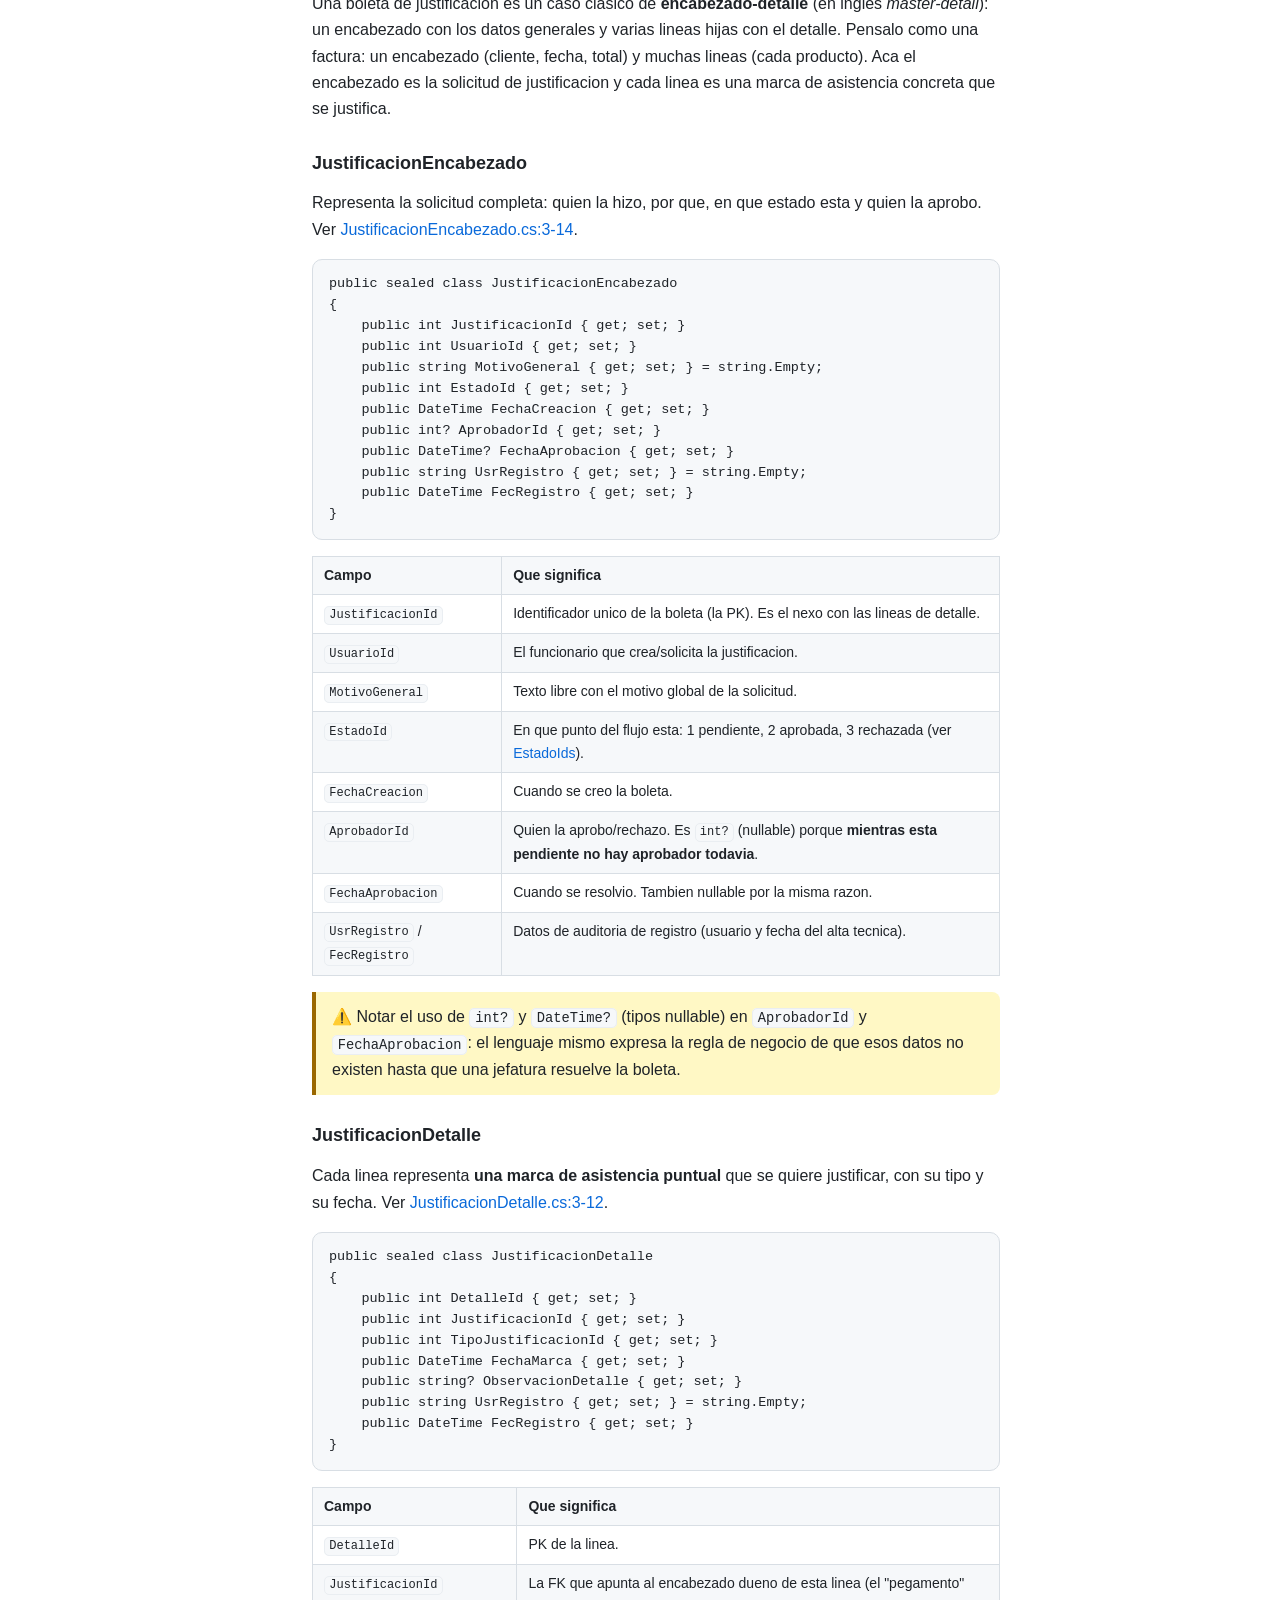
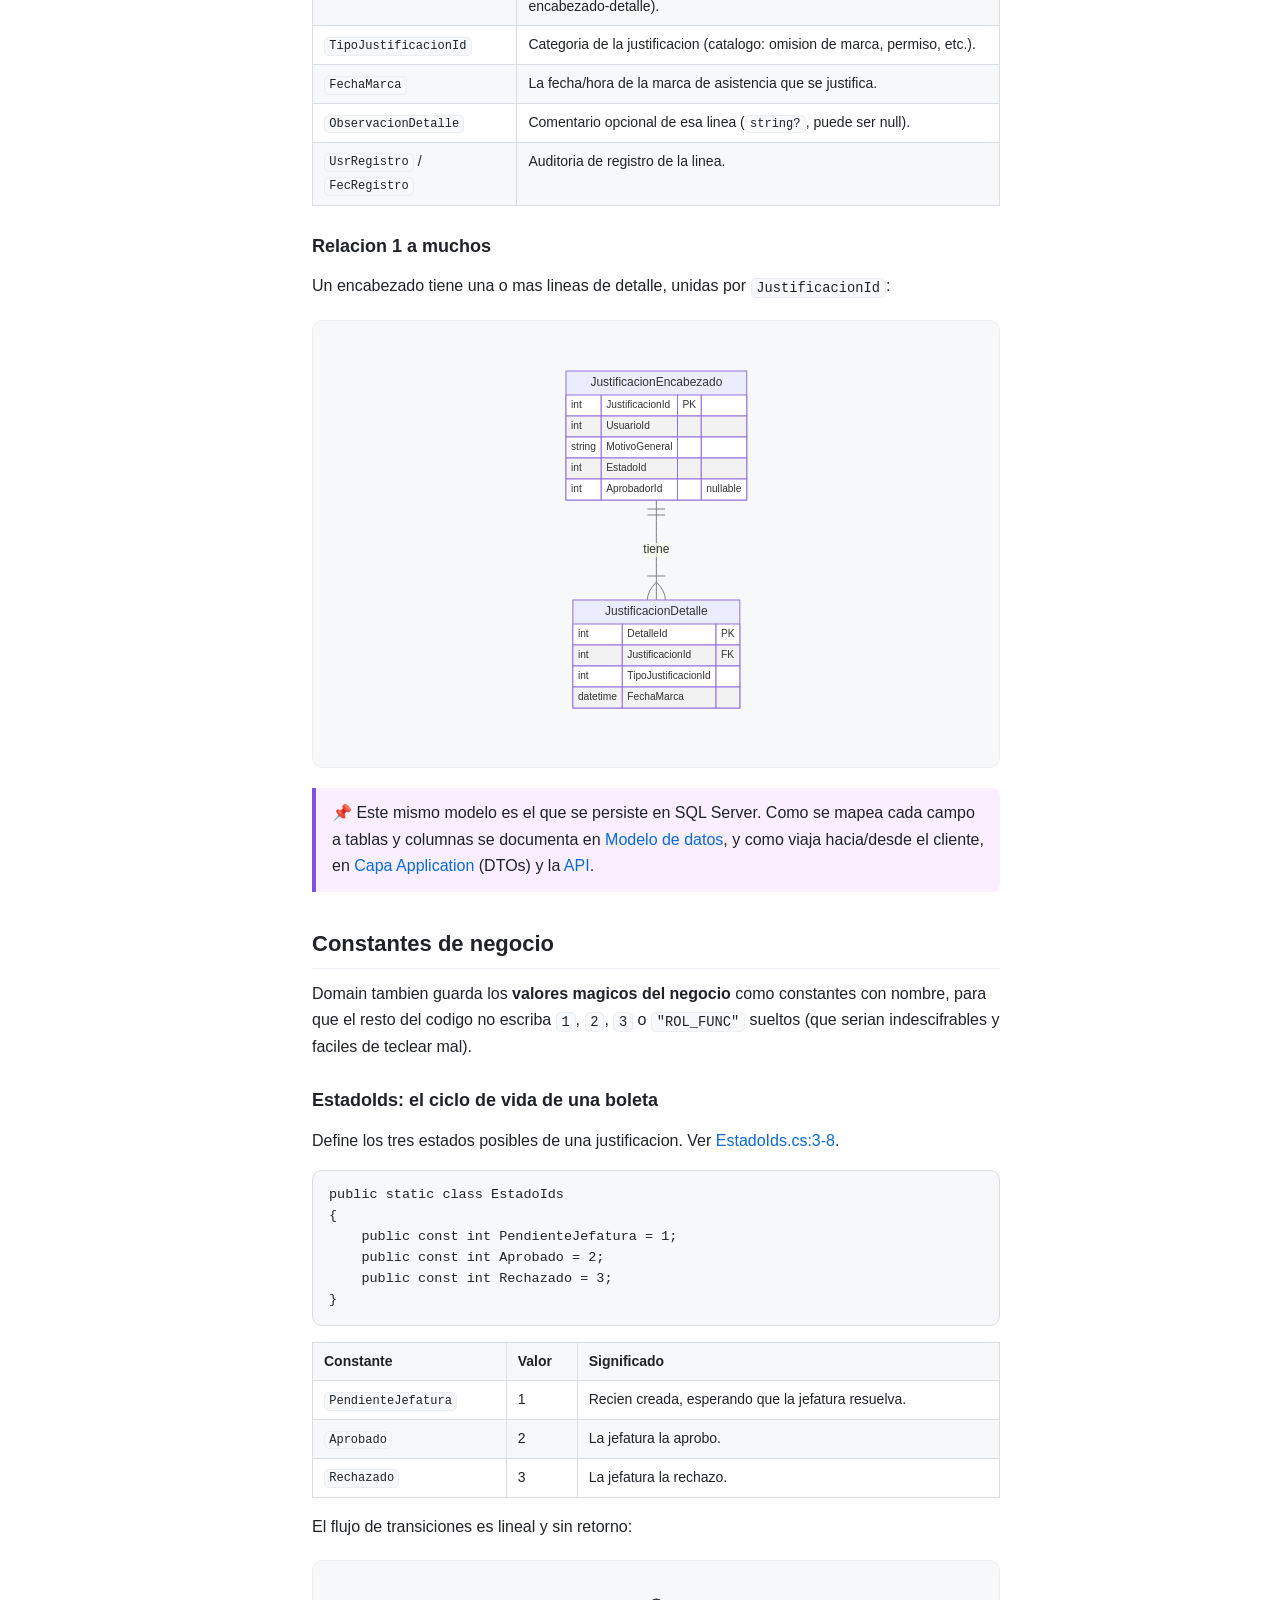
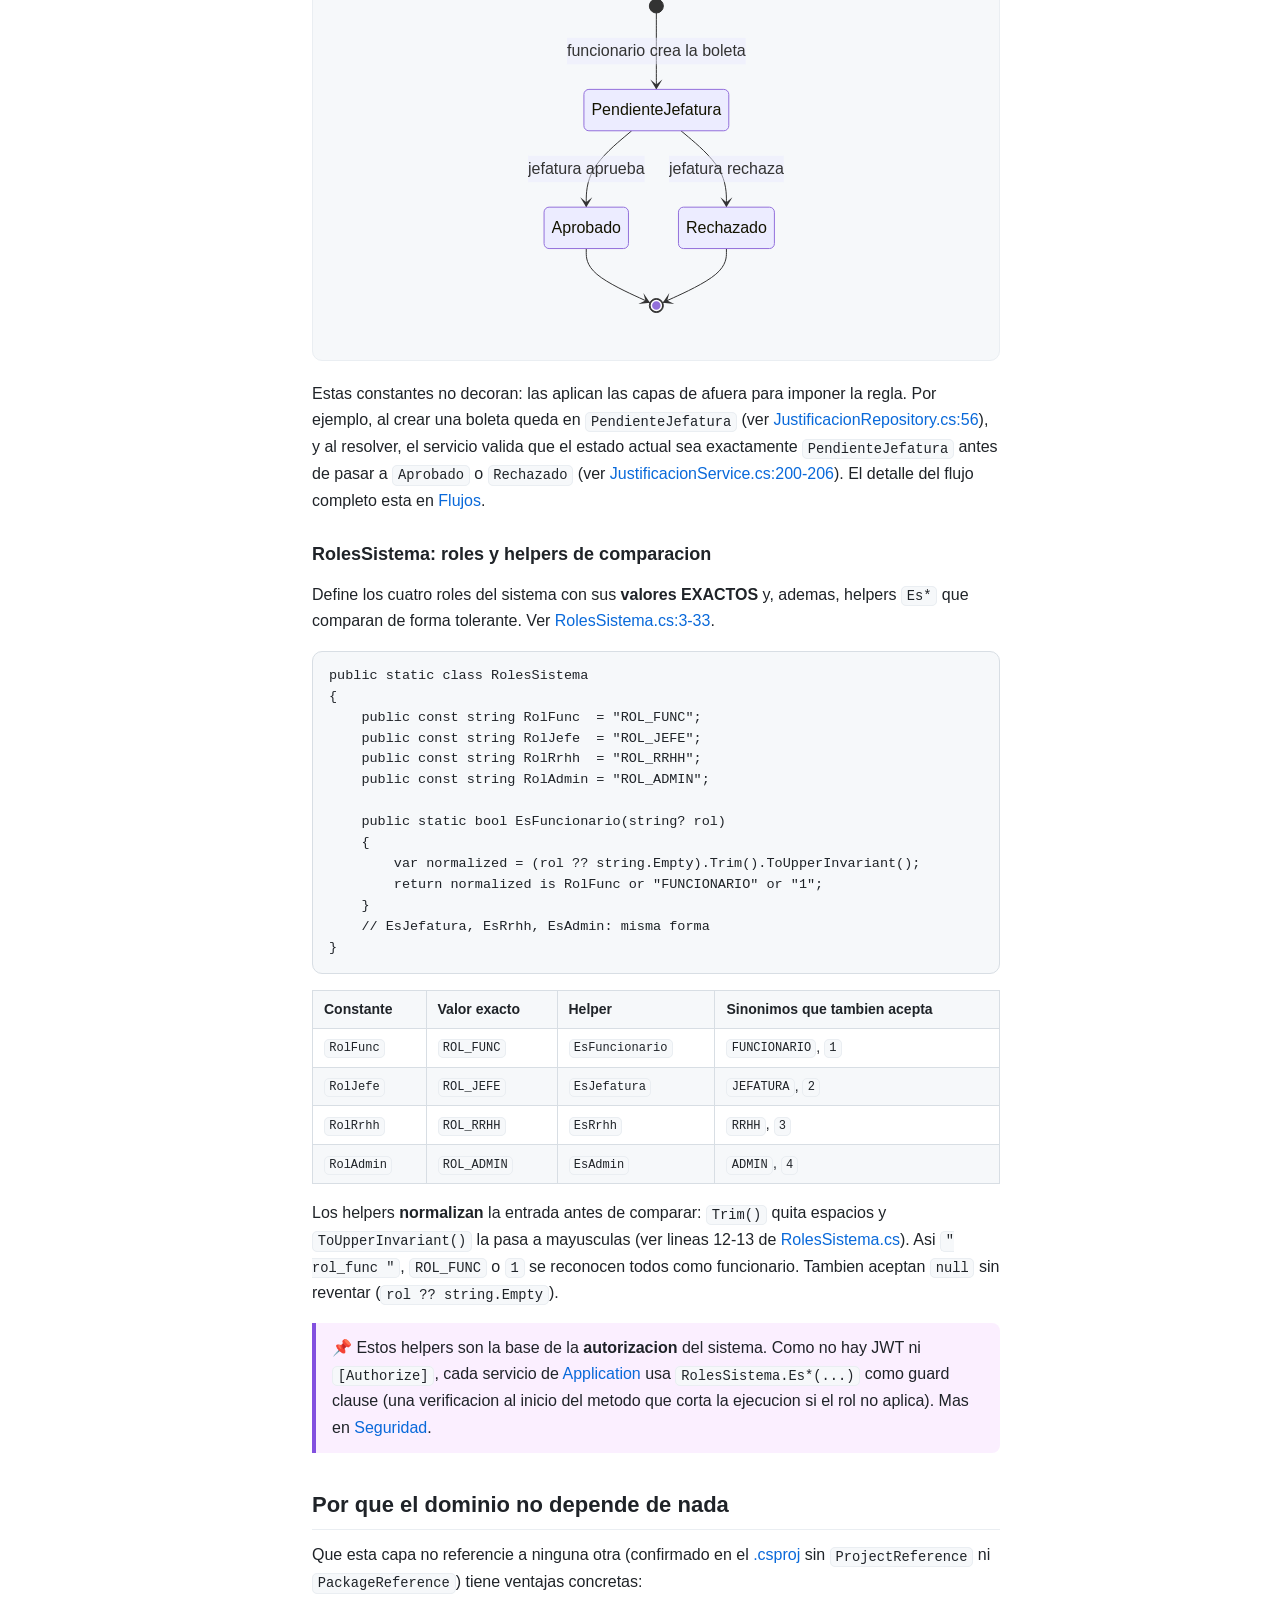
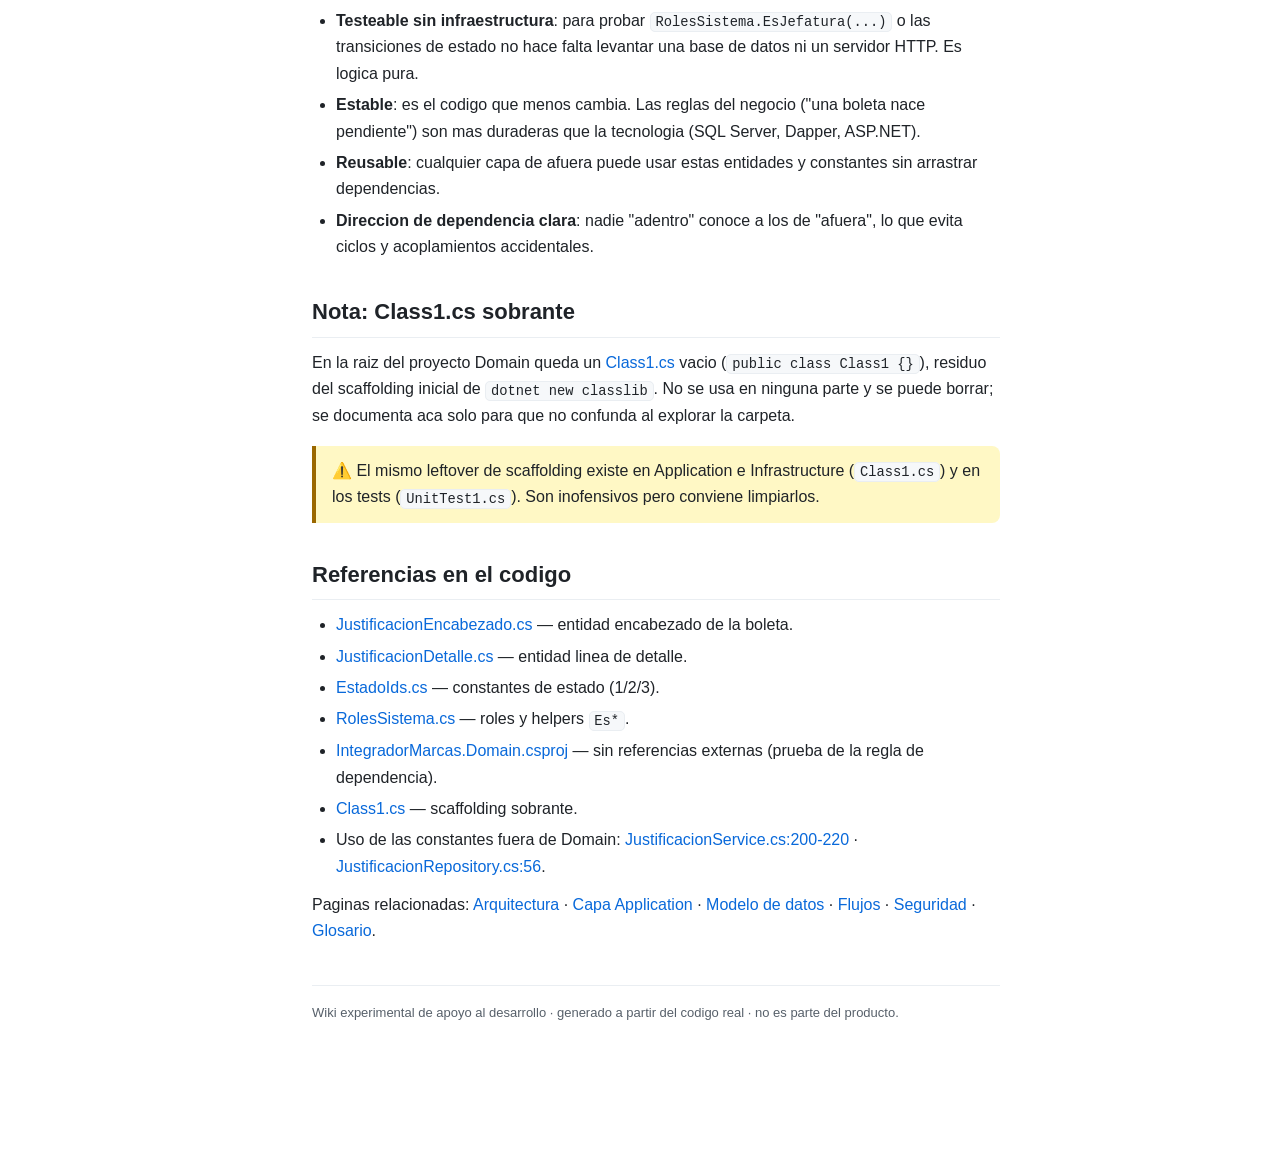
<file: deepwiki-local/modulo-dominio.html>
<!doctype html>
<html lang="es">
<head>
<meta charset="utf-8">
<meta name="viewport" content="width=device-width, initial-scale=1">
<title>Capa Domain · DeepWiki local SIFCNP</title>
<meta name="description" content="Entidades y constantes del nucleo del negocio.">
<link rel="stylesheet" href="assets/styles.css">
</head>
<body>
<button class="menu-toggle" id="menu-toggle" aria-label="Abrir menu">☰</button>
<nav class="sidebar" aria-label="Navegacion del wiki">
<div class="brand"><a href="index.html"><span class="logo">📚</span><span><b>DeepWiki local</b><small>SIFCNP / INTEGRA_CNP</small></span></a></div>
<div class="search-box"><input type="search" id="wiki-search" placeholder="Buscar en el wiki..." autocomplete="off" aria-label="Buscar"><div id="search-results" class="search-results" hidden></div></div>
<div class="nav-group"><div class="nav-group-label">Inicio</div><ul>
<li><a href="index.html">Overview del proyecto</a></li>
</ul></div>
<div class="nav-group"><div class="nav-group-label">Arquitectura</div><ul>
<li><a href="arquitectura.html">Arquitectura y diseno</a></li>
<li><a href="seguridad.html">Seguridad e identidad</a></li>
</ul></div>
<div class="nav-group"><div class="nav-group-label">Modulos (por capa)</div><ul>
<li><a href="modulo-frontend.html">Frontend (HTML/CSS/JS)</a></li>
<li><a href="modulo-api.html">Capa API (Controllers)</a></li>
<li><a href="modulo-application.html">Capa Application</a></li>
<li><a href="modulo-infraestructura.html">Capa Infrastructure</a></li>
<li><a href="modulo-dominio.html" class="active" aria-current="page">Capa Domain</a></li>
</ul></div>
<div class="nav-group"><div class="nav-group-label">Datos y API</div><ul>
<li><a href="modelo-datos.html">Modelo de datos</a></li>
<li><a href="api.html">Referencia de API</a></li>
</ul></div>
<div class="nav-group"><div class="nav-group-label">Flujos internos</div><ul>
<li><a href="flujos.html">Flujos principales</a></li>
</ul></div>
<div class="nav-group"><div class="nav-group-label">Referencia</div><ul>
<li><a href="glosario.html">Glosario</a></li>
<li><a href="ask.html">Ask (proximamente)</a></li>
</ul></div>
</nav>
<main class="content">
<header class="page-head">
<nav class="breadcrumbs" aria-label="Ruta"><a href="index.html">Inicio</a><span class="sep">/</span><span>Modulos (por capa)</span><span class="sep">/</span><span class="current">Capa Domain</span></nav>
<div class="page-head-row">
<h1>Capa Domain</h1>
<button class="theme-toggle" id="theme-toggle" title="Cambiar tema" aria-label="Cambiar tema claro/oscuro">🌓</button>
</div>
<p class="page-desc">Entidades y constantes del nucleo del negocio.</p>
</header>
<div class="content-grid">
<article class="prose">
<h2 id="en-breve">En breve</h2>
<p>La capa <strong>Domain</strong> es el nucleo del backend: define QUE es una justificacion de marca y cuales son las reglas mas basicas del negocio (estados, roles), sin saber NADA de bases de datos, HTTP ni de las otras capas. Es el corazon de la <a href="arquitectura.html">arquitectura</a> Clean Architecture (el estilo de capas donde las dependencias apuntan siempre hacia adentro, al dominio). Por eso es codigo minimo, estable y facil de probar.</p>
<blockquote class="callout why">📌 En la practica: si manana cambian de SQL Server a otra base, o de API REST a otra cosa, esta capa <strong>no se toca</strong>. Solo describe el negocio.</blockquote>
<h2 id="que-es-la-capa-domain">Que es la capa Domain</h2>
<p>En Clean Architecture el codigo se organiza en circulos concentricos, y la regla de oro es: <strong>las capas de afuera dependen de las de adentro, nunca al reves</strong>. Domain es el circulo mas interno. Lo confirma su archivo de proyecto, que no declara NINGUNA referencia a otros proyectos ni paquetes NuGet: solo el SDK base de .NET 8 (<code>net8.0</code>), ver <a href="../backend/src/IntegradorMarcas.Domain/IntegradorMarcas.Domain.csproj">IntegradorMarcas.Domain.csproj</a>.</p>
<div class="mermaid-wrap"><pre class="mermaid">graph TD
    Api["Api&lt;br/&gt;(controllers, HTTP)"] --&gt; App["Application&lt;br/&gt;(servicios, DTOs)"]
    Infra["Infrastructure&lt;br/&gt;(SQL, Dapper)"] --&gt; App
    App --&gt; Dom["Domain&lt;br/&gt;(entidades + constantes)"]
    Infra --&gt; Dom
    style Dom fill:#2d6,stroke:#093,color:#000</pre></div>
<blockquote class="callout note">Las flechas son "depende de". Todas terminan en Domain; de Domain no sale ninguna flecha. Eso es la <strong>regla de dependencia hacia adentro</strong>.</blockquote>
<p>Domain contiene solo dos cosas, ambas sin logica de infraestructura:</p>
<div class="table-wrap"><table><thead><tr><th>Carpeta</th><th>Que hay</th><th>Archivos</th></tr></thead><tbody><tr><td><code>Entities/</code></td><td>Las clases que representan los datos del negocio</td><td><code>JustificacionEncabezado</code>, <code>JustificacionDetalle</code></td></tr><tr><td><code>Constants/</code></td><td>Valores fijos del negocio (estados, roles)</td><td><code>EstadoIds</code>, <code>RolesSistema</code></td></tr></tbody></table></div>
<blockquote class="callout tip">💡 Tip: cuando quieras entender "de que esta hecha" una boleta de justificacion sin perderte en SQL ni en JSON, este es el primer lugar para mirar.</blockquote>
<h2 id="entidades-el-modelo-encabezado-detalle">Entidades: el modelo encabezado-detalle</h2>
<p>Una boleta de justificacion es un caso clasico de <strong>encabezado-detalle</strong> (en ingles <em>master-detail</em>): un encabezado con los datos generales y varias lineas hijas con el detalle. Pensalo como una factura: un encabezado (cliente, fecha, total) y muchas lineas (cada producto). Aca el encabezado es la solicitud de justificacion y cada linea es una marca de asistencia concreta que se justifica.</p>
<h3 id="justificacionencabezado">JustificacionEncabezado</h3>
<p>Representa la solicitud completa: quien la hizo, por que, en que estado esta y quien la aprobo. Ver <a href="../backend/src/IntegradorMarcas.Domain/Entities/JustificacionEncabezado.cs">JustificacionEncabezado.cs:3-14</a>.</p>
<pre class="code"><code class="language-cs">public sealed class JustificacionEncabezado
{
    public int JustificacionId { get; set; }
    public int UsuarioId { get; set; }
    public string MotivoGeneral { get; set; } = string.Empty;
    public int EstadoId { get; set; }
    public DateTime FechaCreacion { get; set; }
    public int? AprobadorId { get; set; }
    public DateTime? FechaAprobacion { get; set; }
    public string UsrRegistro { get; set; } = string.Empty;
    public DateTime FecRegistro { get; set; }
}</code></pre>
<div class="table-wrap"><table><thead><tr><th>Campo</th><th>Que significa</th></tr></thead><tbody><tr><td><code>JustificacionId</code></td><td>Identificador unico de la boleta (la PK). Es el nexo con las lineas de detalle.</td></tr><tr><td><code>UsuarioId</code></td><td>El funcionario que crea/solicita la justificacion.</td></tr><tr><td><code>MotivoGeneral</code></td><td>Texto libre con el motivo global de la solicitud.</td></tr><tr><td><code>EstadoId</code></td><td>En que punto del flujo esta: 1 pendiente, 2 aprobada, 3 rechazada (ver <a href="#constantes-de-negocio">EstadoIds</a>).</td></tr><tr><td><code>FechaCreacion</code></td><td>Cuando se creo la boleta.</td></tr><tr><td><code>AprobadorId</code></td><td>Quien la aprobo/rechazo. Es <code>int?</code> (nullable) porque <strong>mientras esta pendiente no hay aprobador todavia</strong>.</td></tr><tr><td><code>FechaAprobacion</code></td><td>Cuando se resolvio. Tambien nullable por la misma razon.</td></tr><tr><td><code>UsrRegistro</code> / <code>FecRegistro</code></td><td>Datos de auditoria de registro (usuario y fecha del alta tecnica).</td></tr></tbody></table></div>
<blockquote class="callout warn">⚠️ Notar el uso de <code>int?</code> y <code>DateTime?</code> (tipos nullable) en <code>AprobadorId</code> y <code>FechaAprobacion</code>: el lenguaje mismo expresa la regla de negocio de que esos datos no existen hasta que una jefatura resuelve la boleta.</blockquote>
<h3 id="justificaciondetalle">JustificacionDetalle</h3>
<p>Cada linea representa <strong>una marca de asistencia puntual</strong> que se quiere justificar, con su tipo y su fecha. Ver <a href="../backend/src/IntegradorMarcas.Domain/Entities/JustificacionDetalle.cs">JustificacionDetalle.cs:3-12</a>.</p>
<pre class="code"><code class="language-cs">public sealed class JustificacionDetalle
{
    public int DetalleId { get; set; }
    public int JustificacionId { get; set; }
    public int TipoJustificacionId { get; set; }
    public DateTime FechaMarca { get; set; }
    public string? ObservacionDetalle { get; set; }
    public string UsrRegistro { get; set; } = string.Empty;
    public DateTime FecRegistro { get; set; }
}</code></pre>
<div class="table-wrap"><table><thead><tr><th>Campo</th><th>Que significa</th></tr></thead><tbody><tr><td><code>DetalleId</code></td><td>PK de la linea.</td></tr><tr><td><code>JustificacionId</code></td><td>La FK que apunta al encabezado dueno de esta linea (el "pegamento" encabezado-detalle).</td></tr><tr><td><code>TipoJustificacionId</code></td><td>Categoria de la justificacion (catalogo: omision de marca, permiso, etc.).</td></tr><tr><td><code>FechaMarca</code></td><td>La fecha/hora de la marca de asistencia que se justifica.</td></tr><tr><td><code>ObservacionDetalle</code></td><td>Comentario opcional de esa linea (<code>string?</code>, puede ser null).</td></tr><tr><td><code>UsrRegistro</code> / <code>FecRegistro</code></td><td>Auditoria de registro de la linea.</td></tr></tbody></table></div>
<h3 id="relacion-1-a-muchos">Relacion 1 a muchos</h3>
<p>Un encabezado tiene una o mas lineas de detalle, unidas por <code>JustificacionId</code>:</p>
<div class="mermaid-wrap"><pre class="mermaid">erDiagram
    JustificacionEncabezado ||--|{ JustificacionDetalle : "tiene"
    JustificacionEncabezado {
        int JustificacionId PK
        int UsuarioId
        string MotivoGeneral
        int EstadoId
        int AprobadorId "nullable"
    }
    JustificacionDetalle {
        int DetalleId PK
        int JustificacionId FK
        int TipoJustificacionId
        datetime FechaMarca
    }</pre></div>
<blockquote class="callout why">📌 Este mismo modelo es el que se persiste en SQL Server. Como se mapea cada campo a tablas y columnas se documenta en <a href="modelo-datos.html">Modelo de datos</a>, y como viaja hacia/desde el cliente, en <a href="modulo-application.html">Capa Application</a> (DTOs) y la <a href="api.html">API</a>.</blockquote>
<h2 id="constantes-de-negocio">Constantes de negocio</h2>
<p>Domain tambien guarda los <strong>valores magicos del negocio</strong> como constantes con nombre, para que el resto del codigo no escriba <code>1</code>, <code>2</code>, <code>3</code> o <code>"ROL_FUNC"</code> sueltos (que serian indescifrables y faciles de teclear mal).</p>
<h3 id="estadoids-el-ciclo-de-vida-de-una-boleta">EstadoIds: el ciclo de vida de una boleta</h3>
<p>Define los tres estados posibles de una justificacion. Ver <a href="../backend/src/IntegradorMarcas.Domain/Constants/EstadoIds.cs">EstadoIds.cs:3-8</a>.</p>
<pre class="code"><code class="language-cs">public static class EstadoIds
{
    public const int PendienteJefatura = 1;
    public const int Aprobado = 2;
    public const int Rechazado = 3;
}</code></pre>
<div class="table-wrap"><table><thead><tr><th>Constante</th><th>Valor</th><th>Significado</th></tr></thead><tbody><tr><td><code>PendienteJefatura</code></td><td>1</td><td>Recien creada, esperando que la jefatura resuelva.</td></tr><tr><td><code>Aprobado</code></td><td>2</td><td>La jefatura la aprobo.</td></tr><tr><td><code>Rechazado</code></td><td>3</td><td>La jefatura la rechazo.</td></tr></tbody></table></div>
<p>El flujo de transiciones es lineal y sin retorno:</p>
<div class="mermaid-wrap"><pre class="mermaid">stateDiagram-v2
    [*] --&gt; PendienteJefatura: funcionario crea la boleta
    PendienteJefatura --&gt; Aprobado: jefatura aprueba
    PendienteJefatura --&gt; Rechazado: jefatura rechaza
    Aprobado --&gt; [*]
    Rechazado --&gt; [*]</pre></div>
<p>Estas constantes no decoran: las aplican las capas de afuera para imponer la regla. Por ejemplo, al crear una boleta queda en <code>PendienteJefatura</code> (ver <a href="../backend/src/IntegradorMarcas.Infrastructure/Repositories/JustificacionRepository.cs">JustificacionRepository.cs:56</a>), y al resolver, el servicio valida que el estado actual sea exactamente <code>PendienteJefatura</code> antes de pasar a <code>Aprobado</code> o <code>Rechazado</code> (ver <a href="../backend/src/IntegradorMarcas.Application/Services/JustificacionService.cs">JustificacionService.cs:200-206</a>). El detalle del flujo completo esta en <a href="flujos.html">Flujos</a>.</p>
<h3 id="rolessistema-roles-y-helpers-de-comparacion">RolesSistema: roles y helpers de comparacion</h3>
<p>Define los cuatro roles del sistema con sus <strong>valores EXACTOS</strong> y, ademas, helpers <code>Es*</code> que comparan de forma tolerante. Ver <a href="../backend/src/IntegradorMarcas.Domain/Constants/RolesSistema.cs">RolesSistema.cs:3-33</a>.</p>
<pre class="code"><code class="language-cs">public static class RolesSistema
{
    public const string RolFunc  = "ROL_FUNC";
    public const string RolJefe  = "ROL_JEFE";
    public const string RolRrhh  = "ROL_RRHH";
    public const string RolAdmin = "ROL_ADMIN";

    public static bool EsFuncionario(string? rol)
    {
        var normalized = (rol ?? string.Empty).Trim().ToUpperInvariant();
        return normalized is RolFunc or "FUNCIONARIO" or "1";
    }
    // EsJefatura, EsRrhh, EsAdmin: misma forma
}</code></pre>
<div class="table-wrap"><table><thead><tr><th>Constante</th><th>Valor exacto</th><th>Helper</th><th>Sinonimos que tambien acepta</th></tr></thead><tbody><tr><td><code>RolFunc</code></td><td><code>ROL_FUNC</code></td><td><code>EsFuncionario</code></td><td><code>FUNCIONARIO</code>, <code>1</code></td></tr><tr><td><code>RolJefe</code></td><td><code>ROL_JEFE</code></td><td><code>EsJefatura</code></td><td><code>JEFATURA</code>, <code>2</code></td></tr><tr><td><code>RolRrhh</code></td><td><code>ROL_RRHH</code></td><td><code>EsRrhh</code></td><td><code>RRHH</code>, <code>3</code></td></tr><tr><td><code>RolAdmin</code></td><td><code>ROL_ADMIN</code></td><td><code>EsAdmin</code></td><td><code>ADMIN</code>, <code>4</code></td></tr></tbody></table></div>
<p>Los helpers <strong>normalizan</strong> la entrada antes de comparar: <code>Trim()</code> quita espacios y <code>ToUpperInvariant()</code> la pasa a mayusculas (ver lineas 12-13 de <a href="../backend/src/IntegradorMarcas.Domain/Constants/RolesSistema.cs">RolesSistema.cs</a>). Asi <code>" rol_func "</code>, <code>ROL_FUNC</code> o <code>1</code> se reconocen todos como funcionario. Tambien aceptan <code>null</code> sin reventar (<code>rol ?? string.Empty</code>).</p>
<blockquote class="callout why">📌 Estos helpers son la base de la <strong>autorizacion</strong> del sistema. Como no hay JWT ni <code>[Authorize]</code>, cada servicio de <a href="modulo-application.html">Application</a> usa <code>RolesSistema.Es*(...)</code> como guard clause (una verificacion al inicio del metodo que corta la ejecucion si el rol no aplica). Mas en <a href="seguridad.html">Seguridad</a>.</blockquote>
<h2 id="por-que-el-dominio-no-depende-de-nada">Por que el dominio no depende de nada</h2>
<p>Que esta capa no referencie a ninguna otra (confirmado en el <a href="../backend/src/IntegradorMarcas.Domain/IntegradorMarcas.Domain.csproj">.csproj</a> sin <code>ProjectReference</code> ni <code>PackageReference</code>) tiene ventajas concretas:</p>
<ul>
<li><strong>Testeable sin infraestructura</strong>: para probar <code>RolesSistema.EsJefatura(...)</code> o las transiciones de estado no hace falta levantar una base de datos ni un servidor HTTP. Es logica pura.</li>
<li><strong>Estable</strong>: es el codigo que menos cambia. Las reglas del negocio ("una boleta nace pendiente") son mas duraderas que la tecnologia (SQL Server, Dapper, ASP.NET).</li>
<li><strong>Reusable</strong>: cualquier capa de afuera puede usar estas entidades y constantes sin arrastrar dependencias.</li>
<li><strong>Direccion de dependencia clara</strong>: nadie "adentro" conoce a los de "afuera", lo que evita ciclos y acoplamientos accidentales.</li>
</ul>
<h2 id="nota-class1-cs-sobrante">Nota: Class1.cs sobrante</h2>
<p>En la raiz del proyecto Domain queda un <a href="../backend/src/IntegradorMarcas.Domain/Class1.cs">Class1.cs</a> vacio (<code>public class Class1 {}</code>), residuo del scaffolding inicial de <code>dotnet new classlib</code>. No se usa en ninguna parte y se puede borrar; se documenta aca solo para que no confunda al explorar la carpeta.</p>
<blockquote class="callout warn">⚠️ El mismo leftover de scaffolding existe en Application e Infrastructure (<code>Class1.cs</code>) y en los tests (<code>UnitTest1.cs</code>). Son inofensivos pero conviene limpiarlos.</blockquote>
<h2 id="referencias-en-el-codigo">Referencias en el codigo</h2>
<ul>
<li><a href="../backend/src/IntegradorMarcas.Domain/Entities/JustificacionEncabezado.cs">JustificacionEncabezado.cs</a> — entidad encabezado de la boleta.</li>
<li><a href="../backend/src/IntegradorMarcas.Domain/Entities/JustificacionDetalle.cs">JustificacionDetalle.cs</a> — entidad linea de detalle.</li>
<li><a href="../backend/src/IntegradorMarcas.Domain/Constants/EstadoIds.cs">EstadoIds.cs</a> — constantes de estado (1/2/3).</li>
<li><a href="../backend/src/IntegradorMarcas.Domain/Constants/RolesSistema.cs">RolesSistema.cs</a> — roles y helpers <code>Es*</code>.</li>
<li><a href="../backend/src/IntegradorMarcas.Domain/IntegradorMarcas.Domain.csproj">IntegradorMarcas.Domain.csproj</a> — sin referencias externas (prueba de la regla de dependencia).</li>
<li><a href="../backend/src/IntegradorMarcas.Domain/Class1.cs">Class1.cs</a> — scaffolding sobrante.</li>
<li>Uso de las constantes fuera de Domain: <a href="../backend/src/IntegradorMarcas.Application/Services/JustificacionService.cs">JustificacionService.cs:200-220</a> · <a href="../backend/src/IntegradorMarcas.Infrastructure/Repositories/JustificacionRepository.cs">JustificacionRepository.cs:56</a>.</li>
</ul>
<p>Paginas relacionadas: <a href="arquitectura.html">Arquitectura</a> · <a href="modulo-application.html">Capa Application</a> · <a href="modelo-datos.html">Modelo de datos</a> · <a href="flujos.html">Flujos</a> · <a href="seguridad.html">Seguridad</a> · <a href="glosario.html">Glosario</a>.</p>

<footer class="page-foot">Wiki experimental de apoyo al desarrollo · generado a partir del codigo real · no es parte del producto.</footer>
</article>
<aside class="toc" aria-label="En esta pagina"><div class="toc-title">En esta pagina</div><ul><li><a href="#en-breve">En breve</a></li><li><a href="#que-es-la-capa-domain">Que es la capa Domain</a></li><li><a href="#entidades-el-modelo-encabezado-detalle">Entidades: el modelo encabezado-detalle</a></li><li><a href="#constantes-de-negocio">Constantes de negocio</a></li><li><a href="#por-que-el-dominio-no-depende-de-nada">Por que el dominio no depende de nada</a></li><li><a href="#nota-class1-cs-sobrante">Nota: Class1.cs sobrante</a></li><li><a href="#referencias-en-el-codigo">Referencias en el codigo</a></li></ul></aside>
</div>
</main>
<script src="assets/mermaid.min.js"></script>
<script src="assets/search-index.js"></script>
<script src="assets/wiki.js"></script>
</body>
</html>
</file>
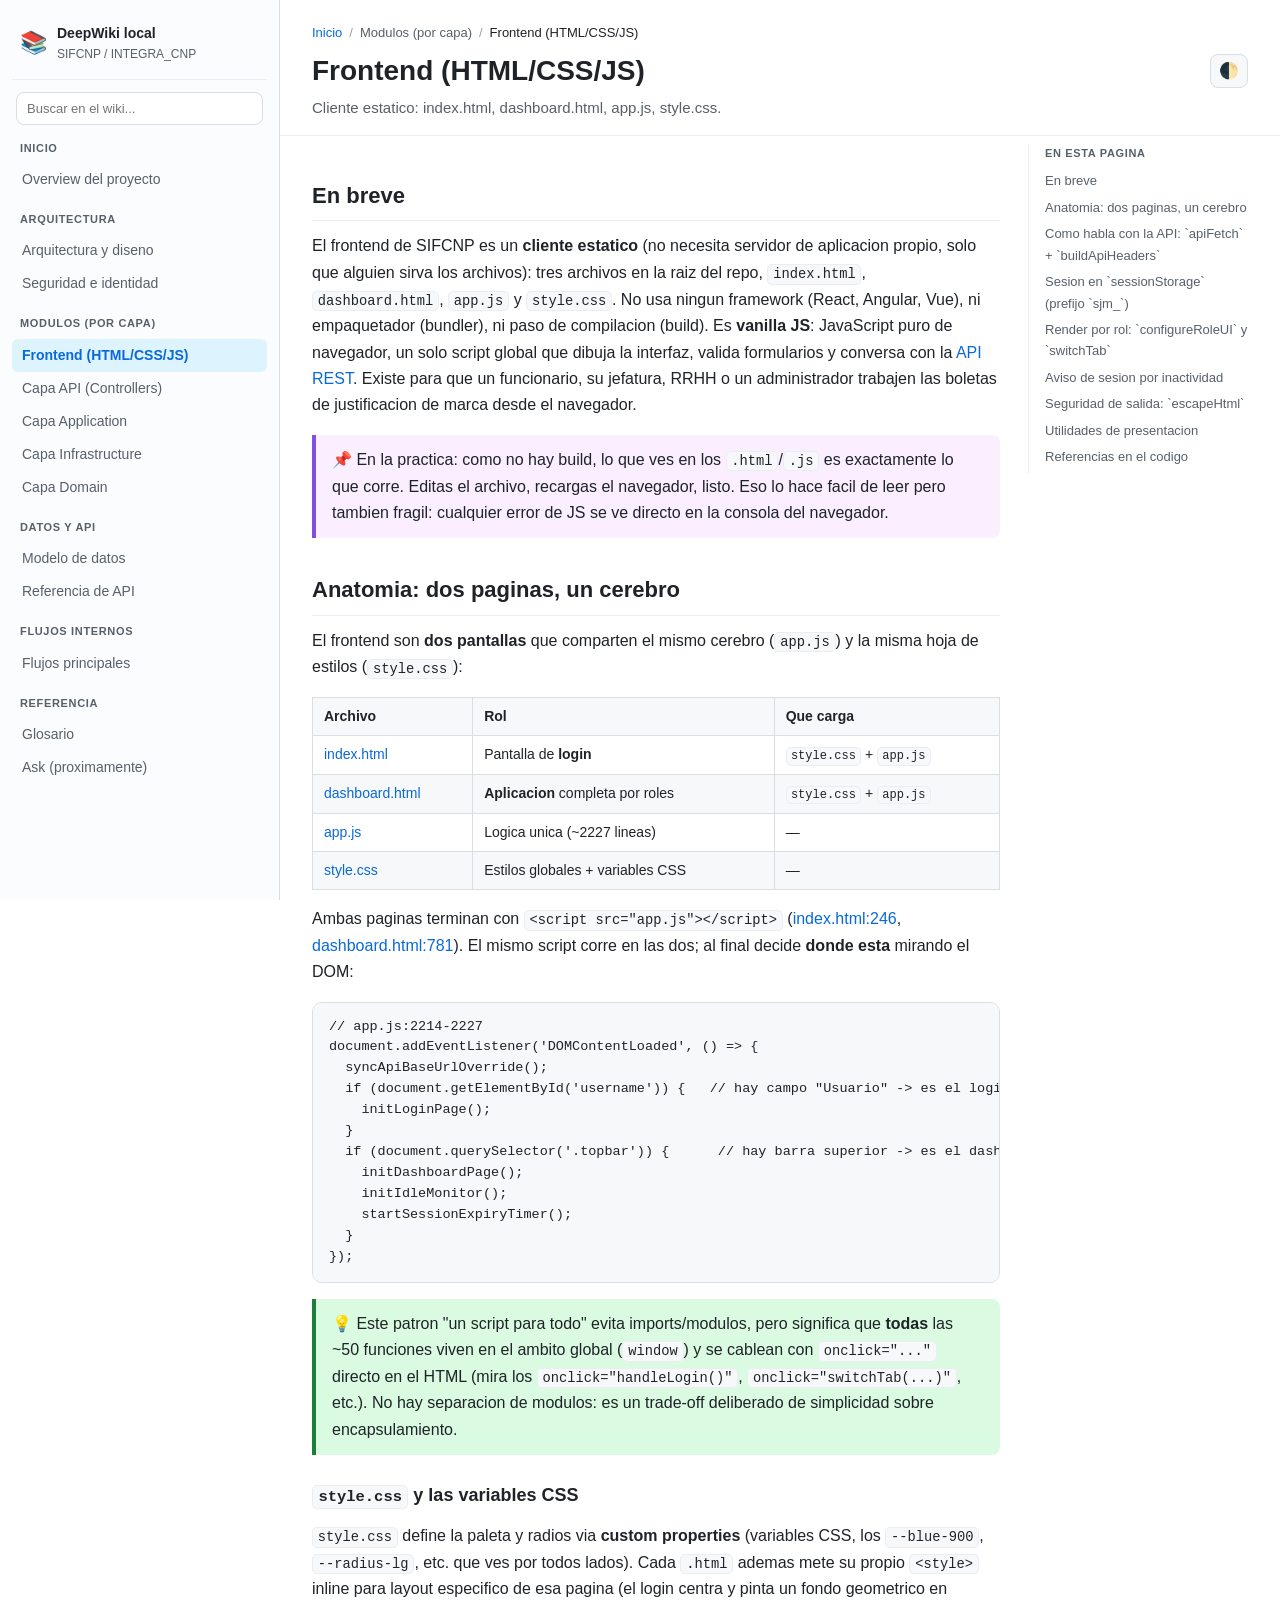
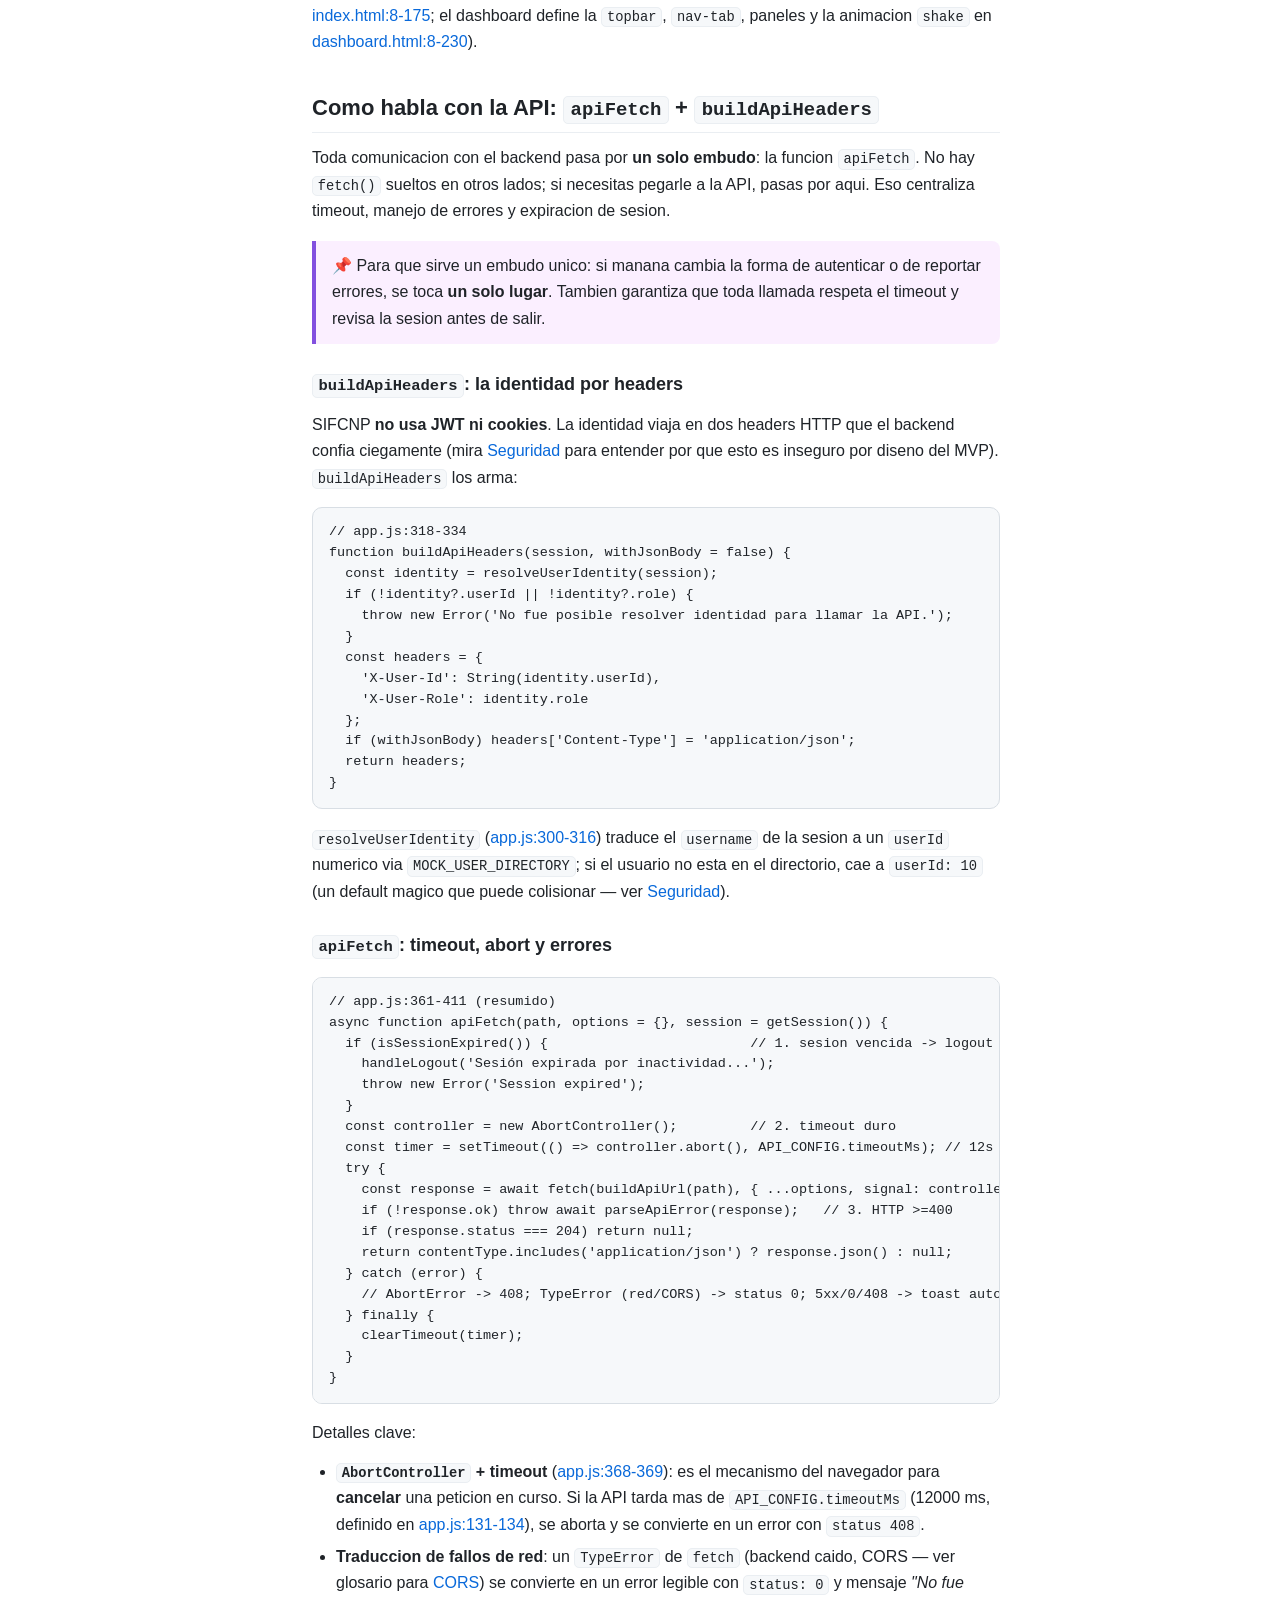
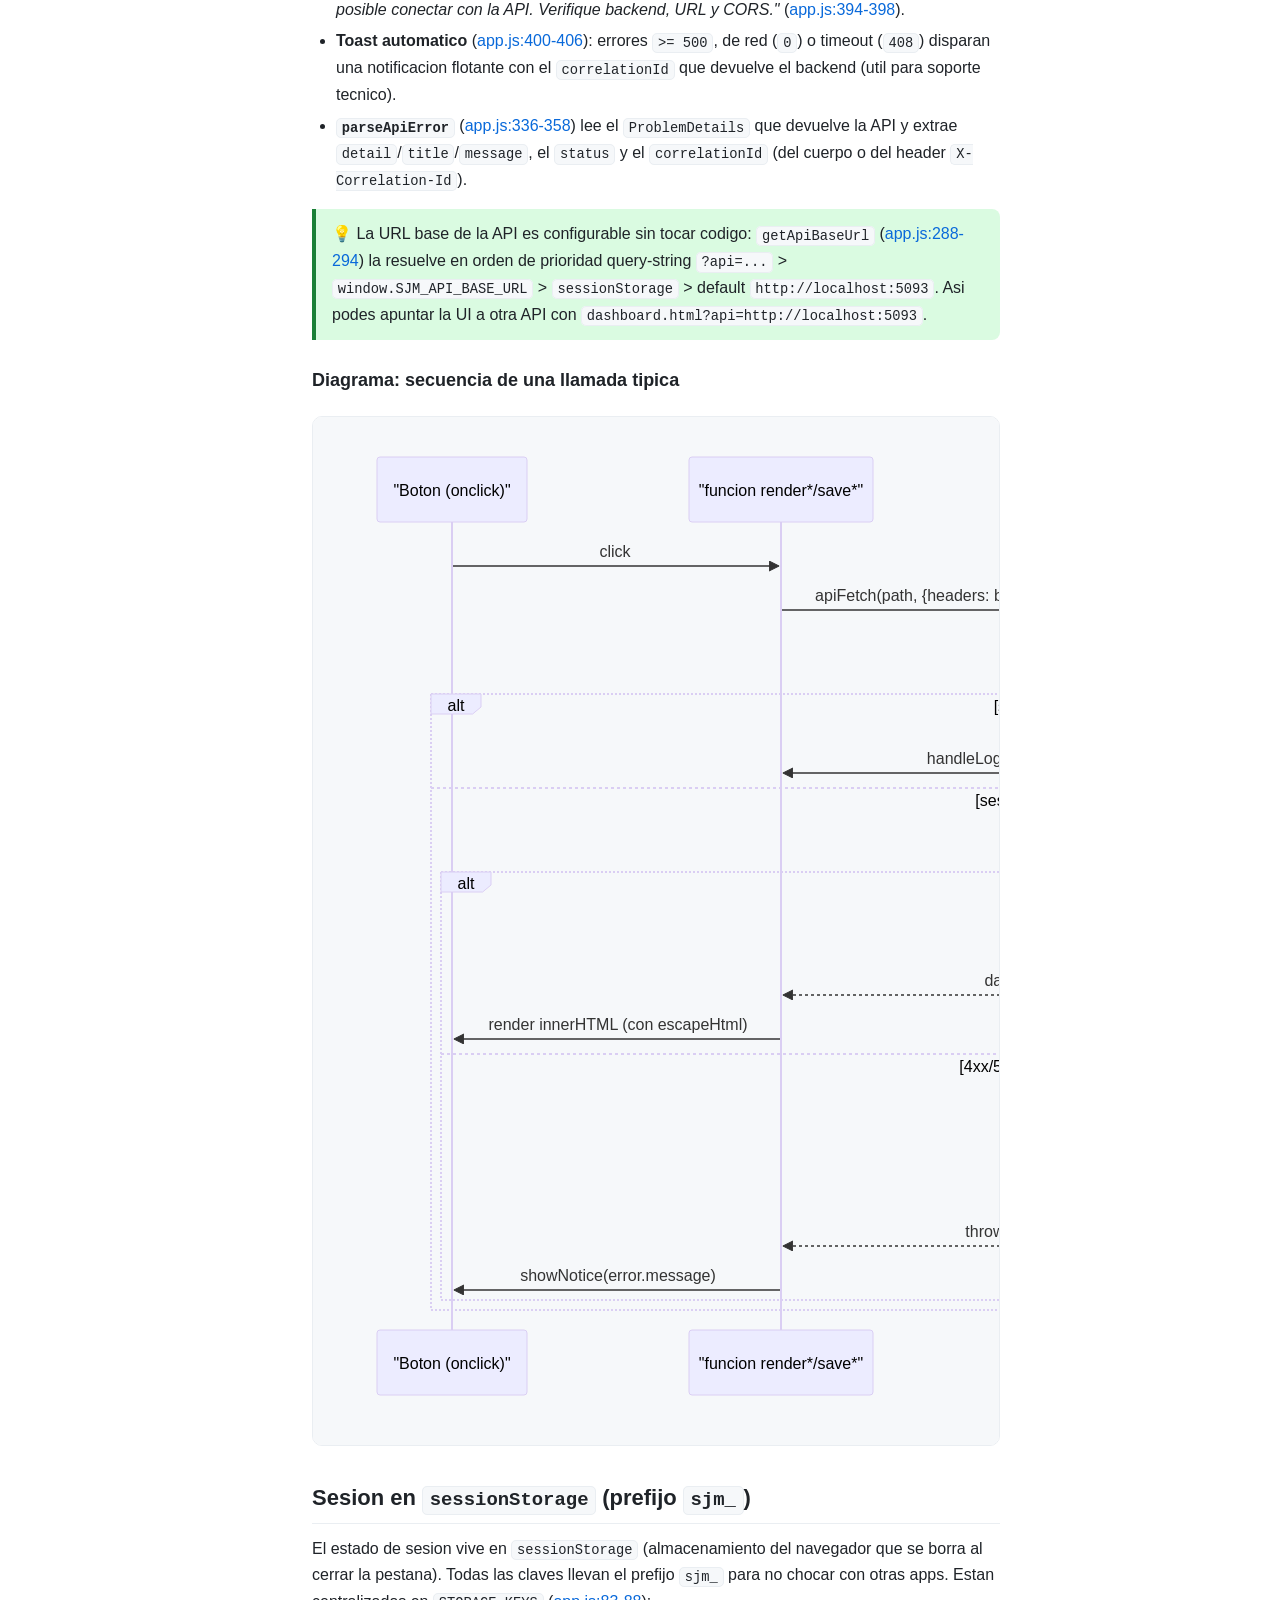
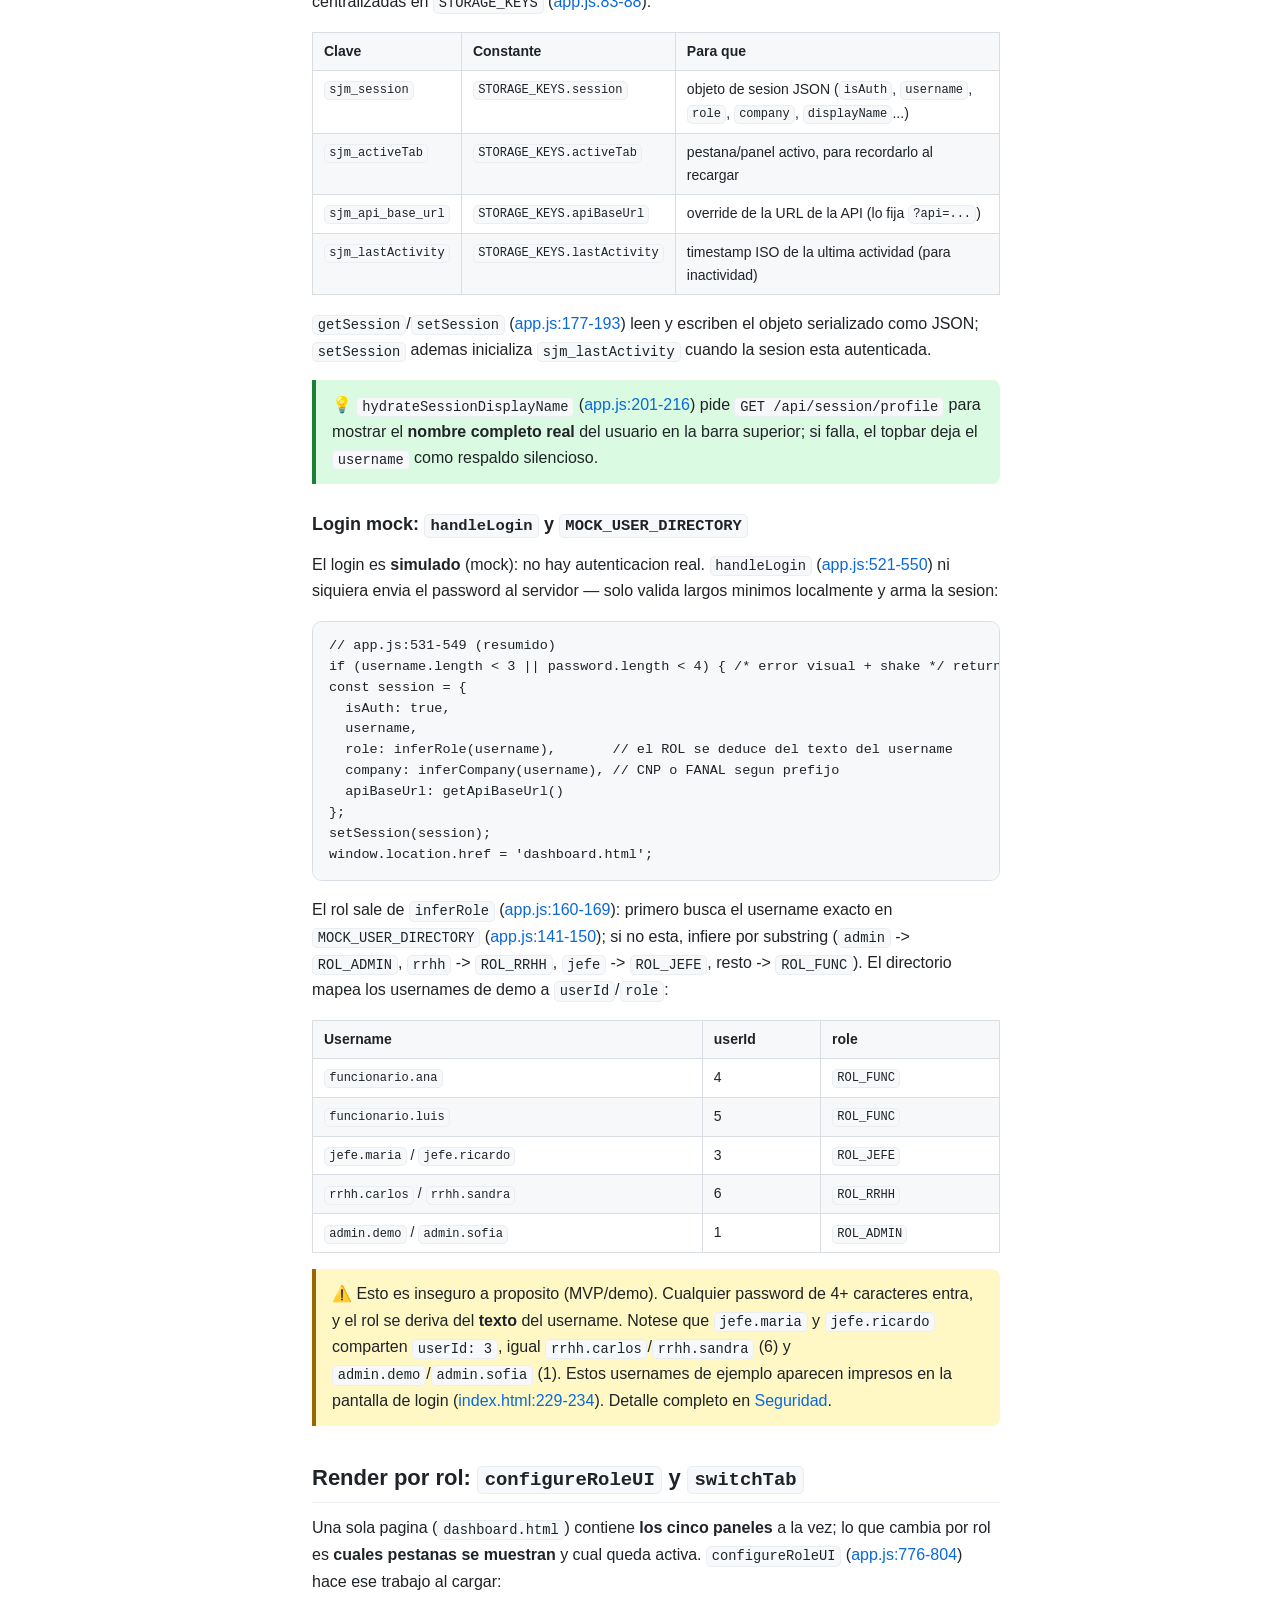
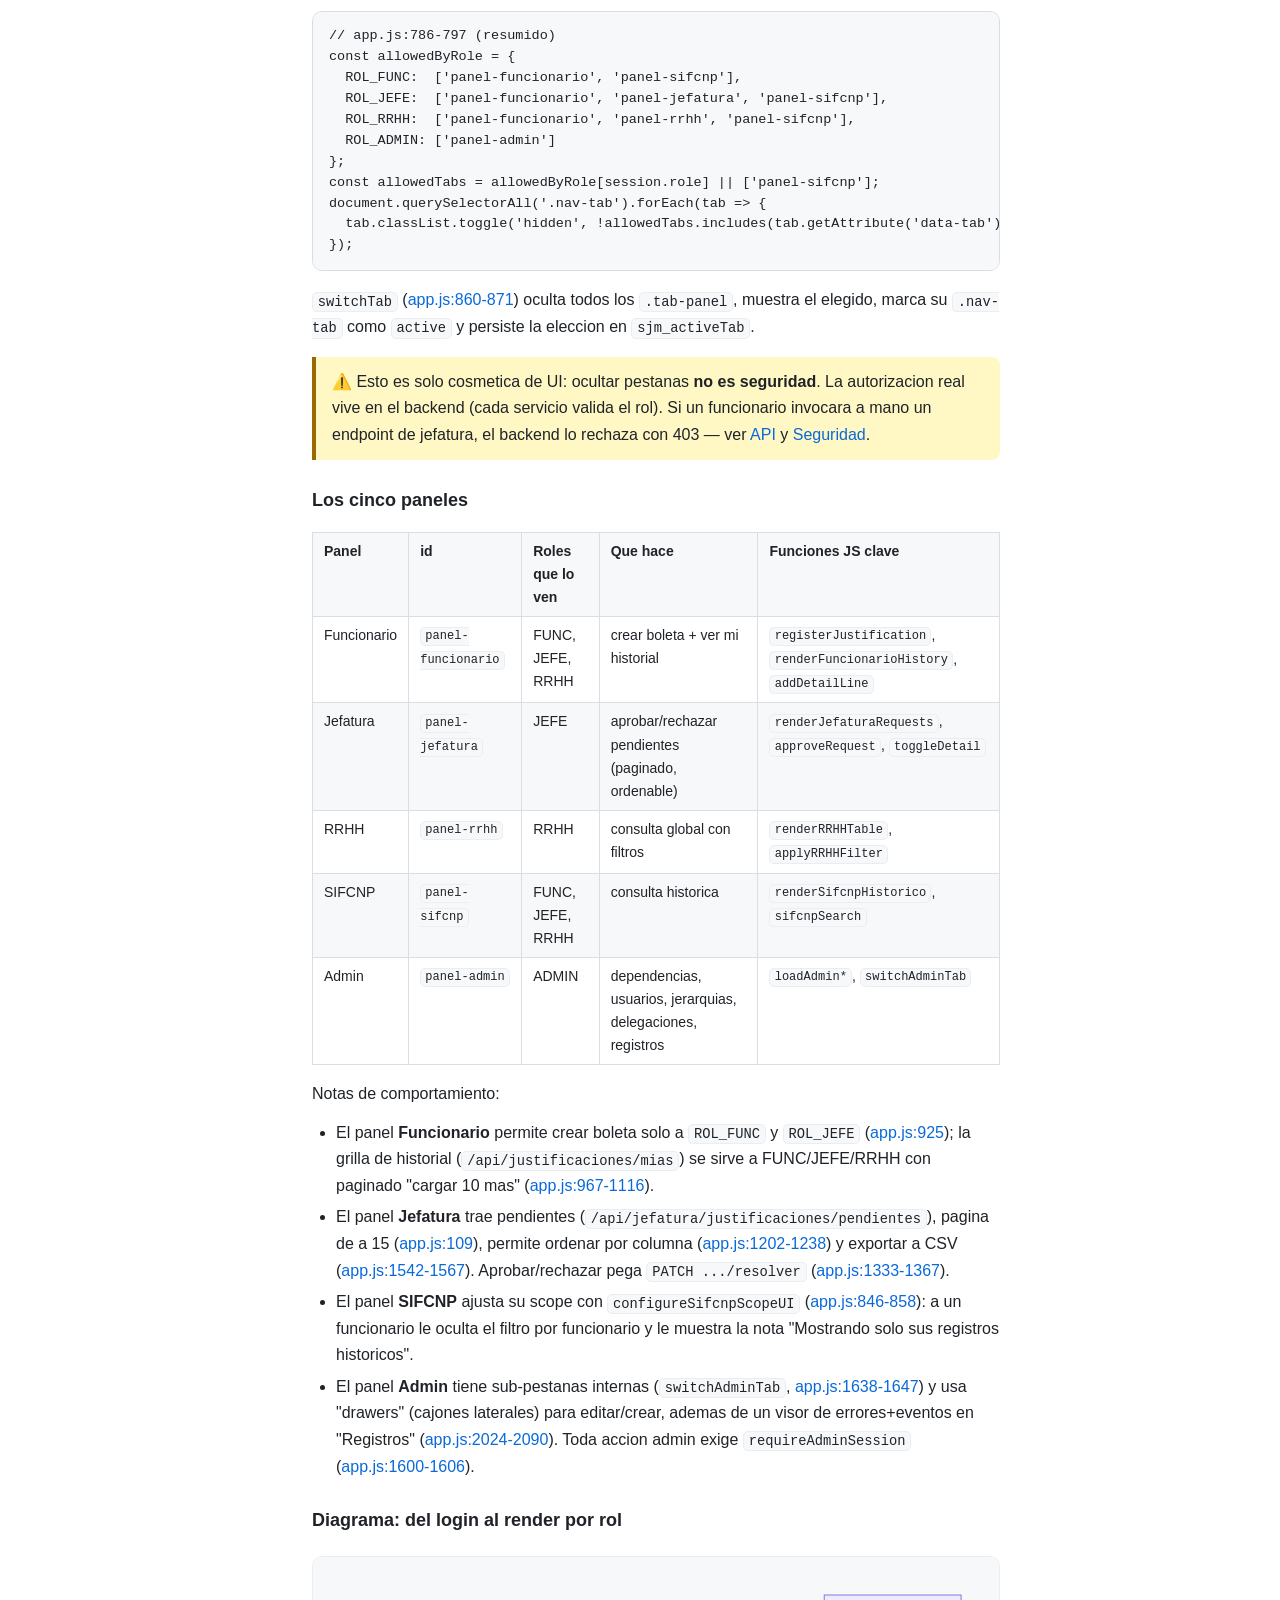
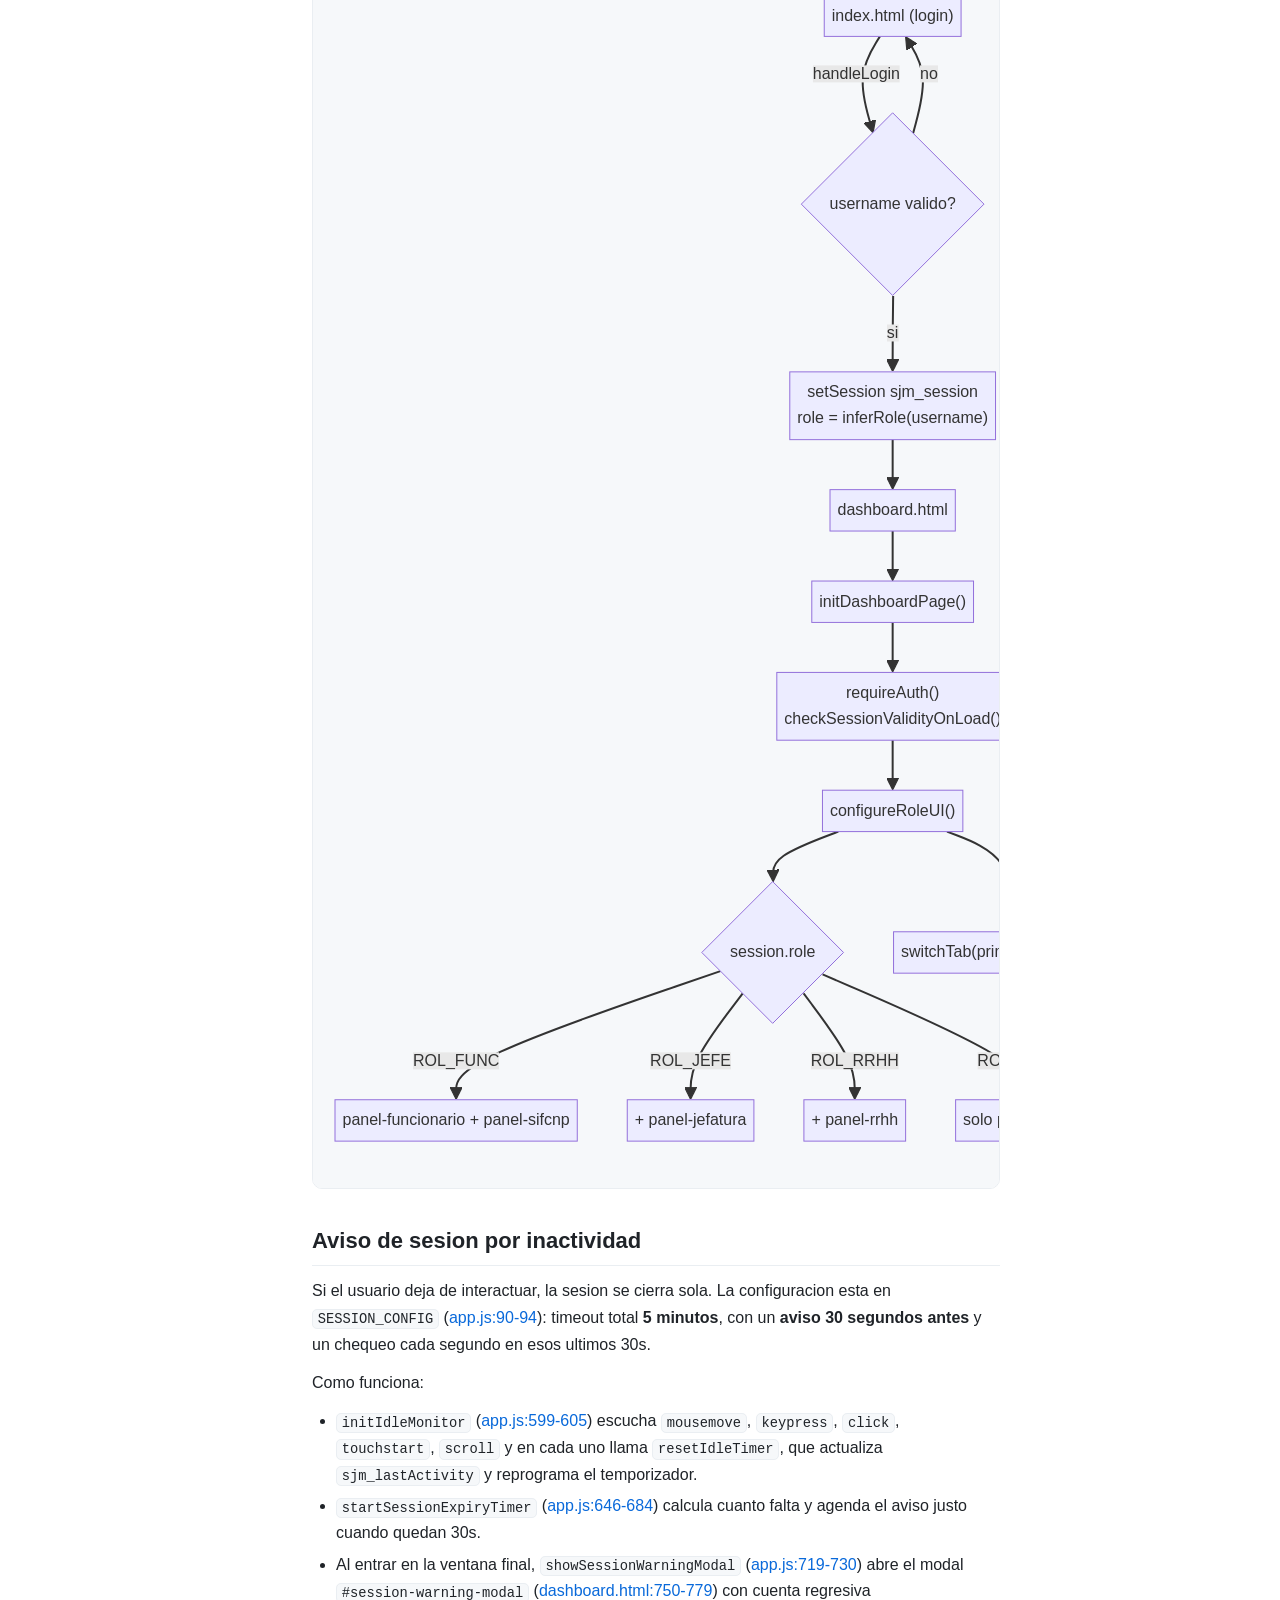
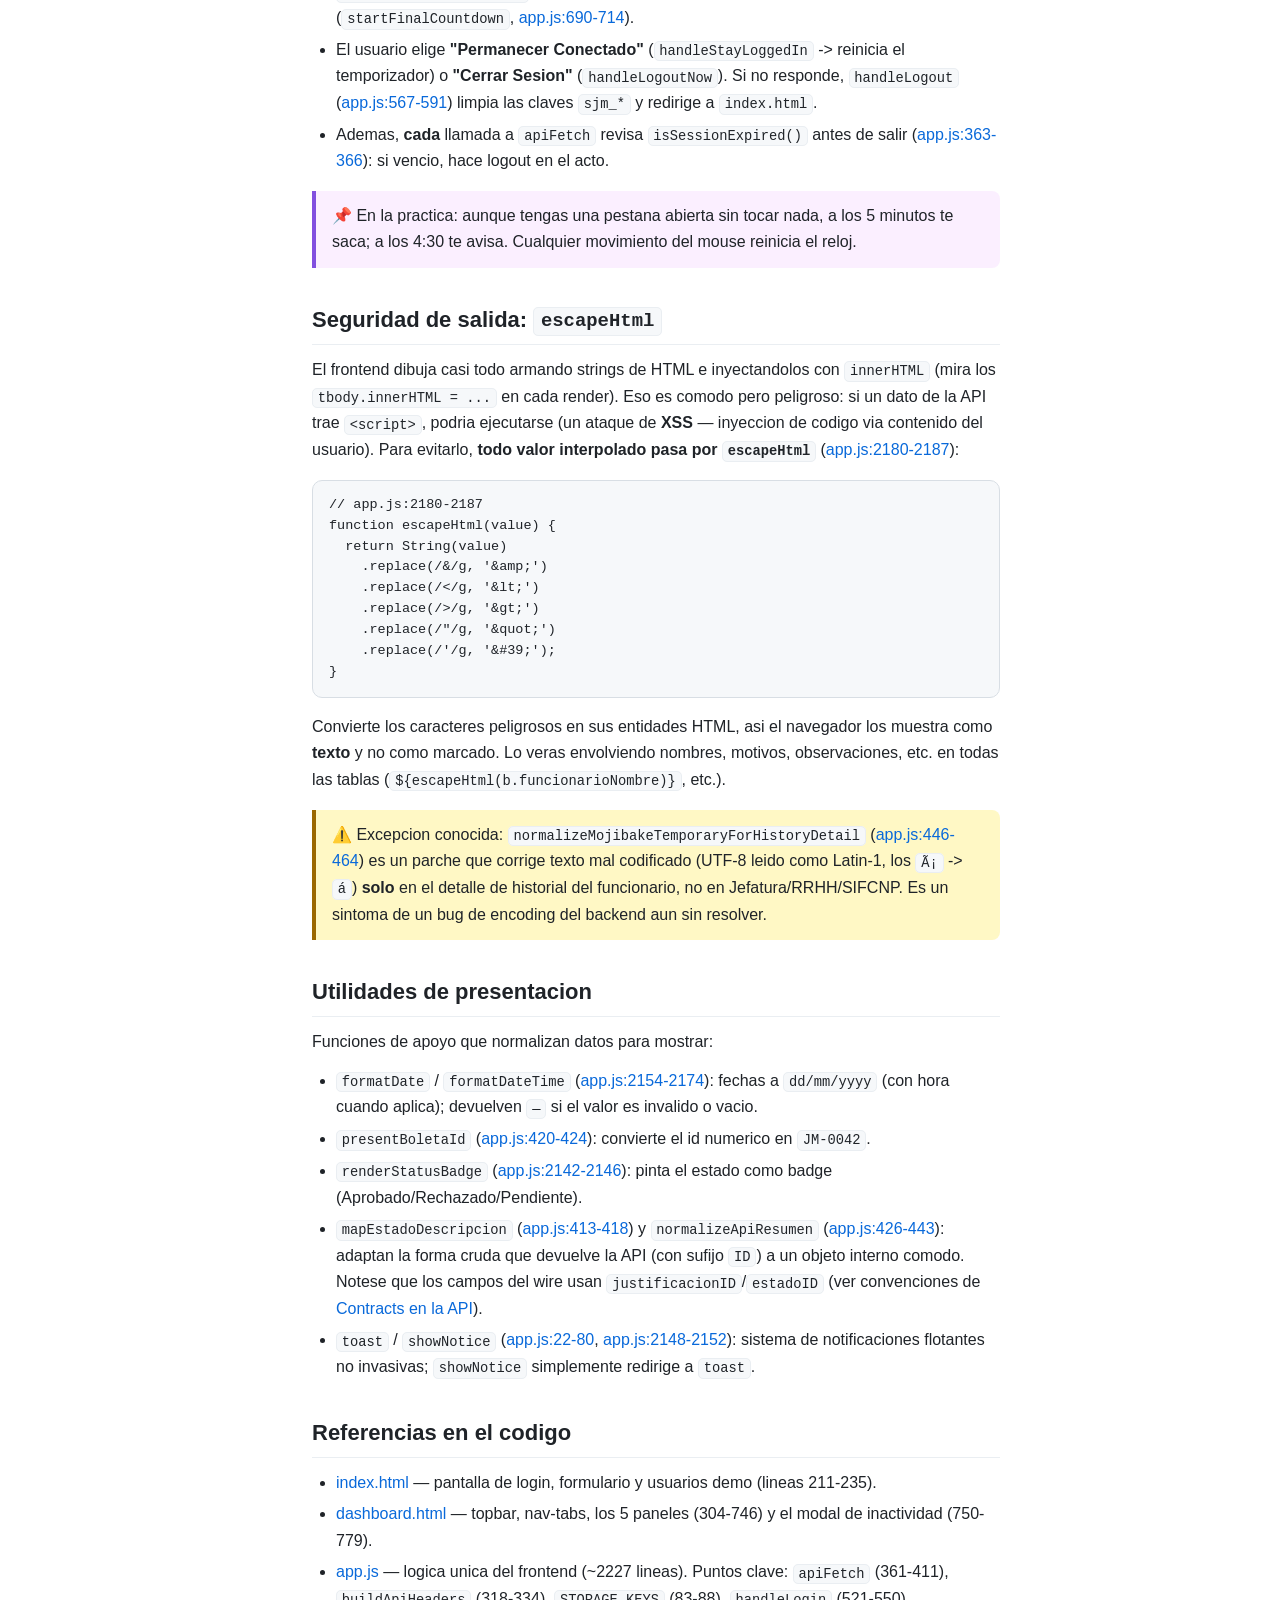
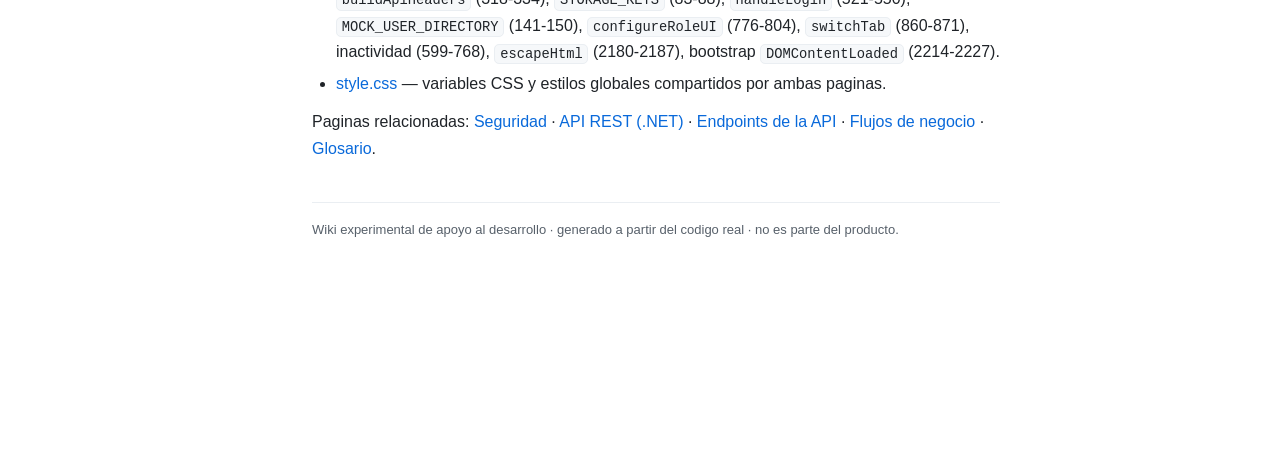
<file: deepwiki-local/modulo-frontend.html>
<!doctype html>
<html lang="es">
<head>
<meta charset="utf-8">
<meta name="viewport" content="width=device-width, initial-scale=1">
<title>Frontend (HTML/CSS/JS) · DeepWiki local SIFCNP</title>
<meta name="description" content="Cliente estatico: index.html, dashboard.html, app.js, style.css.">
<link rel="stylesheet" href="assets/styles.css">
</head>
<body>
<button class="menu-toggle" id="menu-toggle" aria-label="Abrir menu">☰</button>
<nav class="sidebar" aria-label="Navegacion del wiki">
<div class="brand"><a href="index.html"><span class="logo">📚</span><span><b>DeepWiki local</b><small>SIFCNP / INTEGRA_CNP</small></span></a></div>
<div class="search-box"><input type="search" id="wiki-search" placeholder="Buscar en el wiki..." autocomplete="off" aria-label="Buscar"><div id="search-results" class="search-results" hidden></div></div>
<div class="nav-group"><div class="nav-group-label">Inicio</div><ul>
<li><a href="index.html">Overview del proyecto</a></li>
</ul></div>
<div class="nav-group"><div class="nav-group-label">Arquitectura</div><ul>
<li><a href="arquitectura.html">Arquitectura y diseno</a></li>
<li><a href="seguridad.html">Seguridad e identidad</a></li>
</ul></div>
<div class="nav-group"><div class="nav-group-label">Modulos (por capa)</div><ul>
<li><a href="modulo-frontend.html" class="active" aria-current="page">Frontend (HTML/CSS/JS)</a></li>
<li><a href="modulo-api.html">Capa API (Controllers)</a></li>
<li><a href="modulo-application.html">Capa Application</a></li>
<li><a href="modulo-infraestructura.html">Capa Infrastructure</a></li>
<li><a href="modulo-dominio.html">Capa Domain</a></li>
</ul></div>
<div class="nav-group"><div class="nav-group-label">Datos y API</div><ul>
<li><a href="modelo-datos.html">Modelo de datos</a></li>
<li><a href="api.html">Referencia de API</a></li>
</ul></div>
<div class="nav-group"><div class="nav-group-label">Flujos internos</div><ul>
<li><a href="flujos.html">Flujos principales</a></li>
</ul></div>
<div class="nav-group"><div class="nav-group-label">Referencia</div><ul>
<li><a href="glosario.html">Glosario</a></li>
<li><a href="ask.html">Ask (proximamente)</a></li>
</ul></div>
</nav>
<main class="content">
<header class="page-head">
<nav class="breadcrumbs" aria-label="Ruta"><a href="index.html">Inicio</a><span class="sep">/</span><span>Modulos (por capa)</span><span class="sep">/</span><span class="current">Frontend (HTML/CSS/JS)</span></nav>
<div class="page-head-row">
<h1>Frontend (HTML/CSS/JS)</h1>
<button class="theme-toggle" id="theme-toggle" title="Cambiar tema" aria-label="Cambiar tema claro/oscuro">🌓</button>
</div>
<p class="page-desc">Cliente estatico: index.html, dashboard.html, app.js, style.css.</p>
</header>
<div class="content-grid">
<article class="prose">
<h2 id="en-breve">En breve</h2>
<p>El frontend de SIFCNP es un <strong>cliente estatico</strong> (no necesita servidor de aplicacion propio, solo que alguien sirva los archivos): tres archivos en la raiz del repo, <code>index.html</code>, <code>dashboard.html</code>, <code>app.js</code> y <code>style.css</code>. No usa ningun framework (React, Angular, Vue), ni empaquetador (bundler), ni paso de compilacion (build). Es <strong>vanilla JS</strong>: JavaScript puro de navegador, un solo script global que dibuja la interfaz, valida formularios y conversa con la <a href="modulo-api.html">API REST</a>. Existe para que un funcionario, su jefatura, RRHH o un administrador trabajen las boletas de justificacion de marca desde el navegador.</p>
<blockquote class="callout why">📌 En la practica: como no hay build, lo que ves en los <code>.html</code>/<code>.js</code> es exactamente lo que corre. Editas el archivo, recargas el navegador, listo. Eso lo hace facil de leer pero tambien fragil: cualquier error de JS se ve directo en la consola del navegador.</blockquote>
<h2 id="anatomia-dos-paginas-un-cerebro">Anatomia: dos paginas, un cerebro</h2>
<p>El frontend son <strong>dos pantallas</strong> que comparten el mismo cerebro (<code>app.js</code>) y la misma hoja de estilos (<code>style.css</code>):</p>
<div class="table-wrap"><table><thead><tr><th>Archivo</th><th>Rol</th><th>Que carga</th></tr></thead><tbody><tr><td><a href="../index.html">index.html</a></td><td>Pantalla de <strong>login</strong></td><td><code>style.css</code> + <code>app.js</code></td></tr><tr><td><a href="../dashboard.html">dashboard.html</a></td><td><strong>Aplicacion</strong> completa por roles</td><td><code>style.css</code> + <code>app.js</code></td></tr><tr><td><a href="../app.js">app.js</a></td><td>Logica unica (~2227 lineas)</td><td>—</td></tr><tr><td><a href="../style.css">style.css</a></td><td>Estilos globales + variables CSS</td><td>—</td></tr></tbody></table></div>
<p>Ambas paginas terminan con <code>&lt;script src="app.js"&gt;&lt;/script&gt;</code> (<a href="../index.html">index.html:246</a>, <a href="../dashboard.html">dashboard.html:781</a>). El mismo script corre en las dos; al final decide <strong>donde esta</strong> mirando el DOM:</p>
<pre class="code"><code class="language-js">// app.js:2214-2227
document.addEventListener('DOMContentLoaded', () =&gt; {
  syncApiBaseUrlOverride();
  if (document.getElementById('username')) {   // hay campo "Usuario" -&gt; es el login
    initLoginPage();
  }
  if (document.querySelector('.topbar')) {      // hay barra superior -&gt; es el dashboard
    initDashboardPage();
    initIdleMonitor();
    startSessionExpiryTimer();
  }
});</code></pre>
<blockquote class="callout tip">💡 Este patron "un script para todo" evita imports/modulos, pero significa que <strong>todas</strong> las ~50 funciones viven en el ambito global (<code>window</code>) y se cablean con <code>onclick="..."</code> directo en el HTML (mira los <code>onclick="handleLogin()"</code>, <code>onclick="switchTab(...)"</code>, etc.). No hay separacion de modulos: es un trade-off deliberado de simplicidad sobre encapsulamiento.</blockquote>
<h3 id="style-css-y-las-variables-css"><code>style.css</code> y las variables CSS</h3>
<p><code>style.css</code> define la paleta y radios via <strong>custom properties</strong> (variables CSS, los <code>--blue-900</code>, <code>--radius-lg</code>, etc. que ves por todos lados). Cada <code>.html</code> ademas mete su propio <code>&lt;style&gt;</code> inline para layout especifico de esa pagina (el login centra y pinta un fondo geometrico en <a href="../index.html">index.html:8-175</a>; el dashboard define la <code>topbar</code>, <code>nav-tab</code>, paneles y la animacion <code>shake</code> en <a href="../dashboard.html">dashboard.html:8-230</a>).</p>
<h2 id="como-habla-con-la-api-apifetch-buildapiheaders">Como habla con la API: <code>apiFetch</code> + <code>buildApiHeaders</code></h2>
<p>Toda comunicacion con el backend pasa por <strong>un solo embudo</strong>: la funcion <code>apiFetch</code>. No hay <code>fetch()</code> sueltos en otros lados; si necesitas pegarle a la API, pasas por aqui. Eso centraliza timeout, manejo de errores y expiracion de sesion.</p>
<blockquote class="callout why">📌 Para que sirve un embudo unico: si manana cambia la forma de autenticar o de reportar errores, se toca <strong>un solo lugar</strong>. Tambien garantiza que toda llamada respeta el timeout y revisa la sesion antes de salir.</blockquote>
<h3 id="buildapiheaders-la-identidad-por-headers"><code>buildApiHeaders</code>: la identidad por headers</h3>
<p>SIFCNP <strong>no usa JWT ni cookies</strong>. La identidad viaja en dos headers HTTP que el backend confia ciegamente (mira <a href="seguridad.html">Seguridad</a> para entender por que esto es inseguro por diseno del MVP). <code>buildApiHeaders</code> los arma:</p>
<pre class="code"><code class="language-js">// app.js:318-334
function buildApiHeaders(session, withJsonBody = false) {
  const identity = resolveUserIdentity(session);
  if (!identity?.userId || !identity?.role) {
    throw new Error('No fue posible resolver identidad para llamar la API.');
  }
  const headers = {
    'X-User-Id': String(identity.userId),
    'X-User-Role': identity.role
  };
  if (withJsonBody) headers['Content-Type'] = 'application/json';
  return headers;
}</code></pre>
<p><code>resolveUserIdentity</code> (<a href="../app.js">app.js:300-316</a>) traduce el <code>username</code> de la sesion a un <code>userId</code> numerico via <code>MOCK_USER_DIRECTORY</code>; si el usuario no esta en el directorio, cae a <code>userId: 10</code> (un default magico que puede colisionar — ver <a href="seguridad.html">Seguridad</a>).</p>
<h3 id="apifetch-timeout-abort-y-errores"><code>apiFetch</code>: timeout, abort y errores</h3>
<pre class="code"><code class="language-js">// app.js:361-411 (resumido)
async function apiFetch(path, options = {}, session = getSession()) {
  if (isSessionExpired()) {                         // 1. sesion vencida -&gt; logout
    handleLogout('Sesión expirada por inactividad...');
    throw new Error('Session expired');
  }
  const controller = new AbortController();         // 2. timeout duro
  const timer = setTimeout(() =&gt; controller.abort(), API_CONFIG.timeoutMs); // 12s
  try {
    const response = await fetch(buildApiUrl(path), { ...options, signal: controller.signal });
    if (!response.ok) throw await parseApiError(response);   // 3. HTTP &gt;=400
    if (response.status === 204) return null;
    return contentType.includes('application/json') ? response.json() : null;
  } catch (error) {
    // AbortError -&gt; 408; TypeError (red/CORS) -&gt; status 0; 5xx/0/408 -&gt; toast automatico
  } finally {
    clearTimeout(timer);
  }
}</code></pre>
<p>Detalles clave:</p>
<ul>
<li><strong><code>AbortController</code> + timeout</strong> (<a href="../app.js">app.js:368-369</a>): es el mecanismo del navegador para <strong>cancelar</strong> una peticion en curso. Si la API tarda mas de <code>API_CONFIG.timeoutMs</code> (12000 ms, definido en <a href="../app.js">app.js:131-134</a>), se aborta y se convierte en un error con <code>status 408</code>.</li>
<li><strong>Traduccion de fallos de red</strong>: un <code>TypeError</code> de <code>fetch</code> (backend caido, CORS — ver glosario para <a href="glosario.html">CORS</a>) se convierte en un error legible con <code>status: 0</code> y mensaje <em>"No fue posible conectar con la API. Verifique backend, URL y CORS."</em> (<a href="../app.js">app.js:394-398</a>).</li>
<li><strong>Toast automatico</strong> (<a href="../app.js">app.js:400-406</a>): errores <code>&gt;= 500</code>, de red (<code>0</code>) o timeout (<code>408</code>) disparan una notificacion flotante con el <code>correlationId</code> que devuelve el backend (util para soporte tecnico).</li>
<li><strong><code>parseApiError</code></strong> (<a href="../app.js">app.js:336-358</a>) lee el <code>ProblemDetails</code> que devuelve la API y extrae <code>detail</code>/<code>title</code>/<code>message</code>, el <code>status</code> y el <code>correlationId</code> (del cuerpo o del header <code>X-Correlation-Id</code>).</li>
</ul>
<blockquote class="callout tip">💡 La URL base de la API es configurable sin tocar codigo: <code>getApiBaseUrl</code> (<a href="../app.js">app.js:288-294</a>) la resuelve en orden de prioridad query-string <code>?api=...</code> &gt; <code>window.SJM_API_BASE_URL</code> &gt; <code>sessionStorage</code> &gt; default <code>http://localhost:5093</code>. Asi podes apuntar la UI a otra API con <code>dashboard.html?api=http://localhost:5093</code>.</blockquote>
<h3 id="diagrama-secuencia-de-una-llamada-tipica">Diagrama: secuencia de una llamada tipica</h3>
<div class="mermaid-wrap"><pre class="mermaid">sequenceDiagram
  participant UI as "Boton (onclick)"
  participant App as "funcion render*/save*"
  participant AF as "apiFetch"
  participant API as "API REST :5093"
  UI-&gt;&gt;App: click
  App-&gt;&gt;AF: apiFetch(path, {headers: buildApiHeaders(session)})
  AF-&gt;&gt;AF: isSessionExpired()?
  alt sesion vencida
    AF-&gt;&gt;App: handleLogout + throw
  else sesion valida
    AF-&gt;&gt;API: fetch(URL, X-User-Id / X-User-Role, signal)
    alt 2xx
      API--&gt;&gt;AF: JSON
      AF--&gt;&gt;App: datos
      App-&gt;&gt;UI: render innerHTML (con escapeHtml)
    else 4xx/5xx o timeout
      API--&gt;&gt;AF: ProblemDetails / abort
      AF-&gt;&gt;AF: parseApiError + toast
      AF--&gt;&gt;App: throw error
      App-&gt;&gt;UI: showNotice(error.message)
    end
  end</pre></div>
<h2 id="sesion-en-sessionstorage-prefijo-sjm">Sesion en <code>sessionStorage</code> (prefijo <code>sjm_</code>)</h2>
<p>El estado de sesion vive en <code>sessionStorage</code> (almacenamiento del navegador que se borra al cerrar la pestana). Todas las claves llevan el prefijo <code>sjm_</code> para no chocar con otras apps. Estan centralizadas en <code>STORAGE_KEYS</code> (<a href="../app.js">app.js:83-88</a>):</p>
<div class="table-wrap"><table><thead><tr><th>Clave</th><th>Constante</th><th>Para que</th></tr></thead><tbody><tr><td><code>sjm_session</code></td><td><code>STORAGE_KEYS.session</code></td><td>objeto de sesion JSON (<code>isAuth</code>, <code>username</code>, <code>role</code>, <code>company</code>, <code>displayName</code>...)</td></tr><tr><td><code>sjm_activeTab</code></td><td><code>STORAGE_KEYS.activeTab</code></td><td>pestana/panel activo, para recordarlo al recargar</td></tr><tr><td><code>sjm_api_base_url</code></td><td><code>STORAGE_KEYS.apiBaseUrl</code></td><td>override de la URL de la API (lo fija <code>?api=...</code>)</td></tr><tr><td><code>sjm_lastActivity</code></td><td><code>STORAGE_KEYS.lastActivity</code></td><td>timestamp ISO de la ultima actividad (para inactividad)</td></tr></tbody></table></div>
<p><code>getSession</code>/<code>setSession</code> (<a href="../app.js">app.js:177-193</a>) leen y escriben el objeto serializado como JSON; <code>setSession</code> ademas inicializa <code>sjm_lastActivity</code> cuando la sesion esta autenticada.</p>
<blockquote class="callout tip">💡 <code>hydrateSessionDisplayName</code> (<a href="../app.js">app.js:201-216</a>) pide <code>GET /api/session/profile</code> para mostrar el <strong>nombre completo real</strong> del usuario en la barra superior; si falla, el topbar deja el <code>username</code> como respaldo silencioso.</blockquote>
<h3 id="login-mock-handlelogin-y-mock-user-directory">Login mock: <code>handleLogin</code> y <code>MOCK_USER_DIRECTORY</code></h3>
<p>El login es <strong>simulado</strong> (mock): no hay autenticacion real. <code>handleLogin</code> (<a href="../app.js">app.js:521-550</a>) ni siquiera envia el password al servidor — solo valida largos minimos localmente y arma la sesion:</p>
<pre class="code"><code class="language-js">// app.js:531-549 (resumido)
if (username.length &lt; 3 || password.length &lt; 4) { /* error visual + shake */ return; }
const session = {
  isAuth: true,
  username,
  role: inferRole(username),       // el ROL se deduce del texto del username
  company: inferCompany(username), // CNP o FANAL segun prefijo
  apiBaseUrl: getApiBaseUrl()
};
setSession(session);
window.location.href = 'dashboard.html';</code></pre>
<p>El rol sale de <code>inferRole</code> (<a href="../app.js">app.js:160-169</a>): primero busca el username exacto en <code>MOCK_USER_DIRECTORY</code> (<a href="../app.js">app.js:141-150</a>); si no esta, infiere por substring (<code>admin</code> -&gt; <code>ROL_ADMIN</code>, <code>rrhh</code> -&gt; <code>ROL_RRHH</code>, <code>jefe</code> -&gt; <code>ROL_JEFE</code>, resto -&gt; <code>ROL_FUNC</code>). El directorio mapea los usernames de demo a <code>userId</code>/<code>role</code>:</p>
<div class="table-wrap"><table><thead><tr><th>Username</th><th>userId</th><th>role</th></tr></thead><tbody><tr><td><code>funcionario.ana</code></td><td>4</td><td><code>ROL_FUNC</code></td></tr><tr><td><code>funcionario.luis</code></td><td>5</td><td><code>ROL_FUNC</code></td></tr><tr><td><code>jefe.maria</code> / <code>jefe.ricardo</code></td><td>3</td><td><code>ROL_JEFE</code></td></tr><tr><td><code>rrhh.carlos</code> / <code>rrhh.sandra</code></td><td>6</td><td><code>ROL_RRHH</code></td></tr><tr><td><code>admin.demo</code> / <code>admin.sofia</code></td><td>1</td><td><code>ROL_ADMIN</code></td></tr></tbody></table></div>
<blockquote class="callout warn">⚠️ Esto es inseguro a proposito (MVP/demo). Cualquier password de 4+ caracteres entra, y el rol se deriva del <strong>texto</strong> del username. Notese que <code>jefe.maria</code> y <code>jefe.ricardo</code> comparten <code>userId: 3</code>, igual <code>rrhh.carlos</code>/<code>rrhh.sandra</code> (6) y <code>admin.demo</code>/<code>admin.sofia</code> (1). Estos usernames de ejemplo aparecen impresos en la pantalla de login (<a href="../index.html">index.html:229-234</a>). Detalle completo en <a href="seguridad.html">Seguridad</a>.</blockquote>
<h2 id="render-por-rol-configureroleui-y-switchtab">Render por rol: <code>configureRoleUI</code> y <code>switchTab</code></h2>
<p>Una sola pagina (<code>dashboard.html</code>) contiene <strong>los cinco paneles</strong> a la vez; lo que cambia por rol es <strong>cuales pestanas se muestran</strong> y cual queda activa. <code>configureRoleUI</code> (<a href="../app.js">app.js:776-804</a>) hace ese trabajo al cargar:</p>
<pre class="code"><code class="language-js">// app.js:786-797 (resumido)
const allowedByRole = {
  ROL_FUNC:  ['panel-funcionario', 'panel-sifcnp'],
  ROL_JEFE:  ['panel-funcionario', 'panel-jefatura', 'panel-sifcnp'],
  ROL_RRHH:  ['panel-funcionario', 'panel-rrhh', 'panel-sifcnp'],
  ROL_ADMIN: ['panel-admin']
};
const allowedTabs = allowedByRole[session.role] || ['panel-sifcnp'];
document.querySelectorAll('.nav-tab').forEach(tab =&gt; {
  tab.classList.toggle('hidden', !allowedTabs.includes(tab.getAttribute('data-tab')));
});</code></pre>
<p><code>switchTab</code> (<a href="../app.js">app.js:860-871</a>) oculta todos los <code>.tab-panel</code>, muestra el elegido, marca su <code>.nav-tab</code> como <code>active</code> y persiste la eleccion en <code>sjm_activeTab</code>.</p>
<blockquote class="callout warn">⚠️ Esto es solo cosmetica de UI: ocultar pestanas <strong>no es seguridad</strong>. La autorizacion real vive en el backend (cada servicio valida el rol). Si un funcionario invocara a mano un endpoint de jefatura, el backend lo rechaza con 403 — ver <a href="api.html">API</a> y <a href="seguridad.html">Seguridad</a>.</blockquote>
<h3 id="los-cinco-paneles">Los cinco paneles</h3>
<div class="table-wrap"><table><thead><tr><th>Panel</th><th>id</th><th>Roles que lo ven</th><th>Que hace</th><th>Funciones JS clave</th></tr></thead><tbody><tr><td>Funcionario</td><td><code>panel-funcionario</code></td><td>FUNC, JEFE, RRHH</td><td>crear boleta + ver mi historial</td><td><code>registerJustification</code>, <code>renderFuncionarioHistory</code>, <code>addDetailLine</code></td></tr><tr><td>Jefatura</td><td><code>panel-jefatura</code></td><td>JEFE</td><td>aprobar/rechazar pendientes (paginado, ordenable)</td><td><code>renderJefaturaRequests</code>, <code>approveRequest</code>, <code>toggleDetail</code></td></tr><tr><td>RRHH</td><td><code>panel-rrhh</code></td><td>RRHH</td><td>consulta global con filtros</td><td><code>renderRRHHTable</code>, <code>applyRRHHFilter</code></td></tr><tr><td>SIFCNP</td><td><code>panel-sifcnp</code></td><td>FUNC, JEFE, RRHH</td><td>consulta historica</td><td><code>renderSifcnpHistorico</code>, <code>sifcnpSearch</code></td></tr><tr><td>Admin</td><td><code>panel-admin</code></td><td>ADMIN</td><td>dependencias, usuarios, jerarquias, delegaciones, registros</td><td><code>loadAdmin*</code>, <code>switchAdminTab</code></td></tr></tbody></table></div>
<p>Notas de comportamiento:</p>
<ul>
<li>El panel <strong>Funcionario</strong> permite crear boleta solo a <code>ROL_FUNC</code> y <code>ROL_JEFE</code> (<a href="../app.js">app.js:925</a>); la grilla de historial (<code>/api/justificaciones/mias</code>) se sirve a FUNC/JEFE/RRHH con paginado "cargar 10 mas" (<a href="../app.js">app.js:967-1116</a>).</li>
<li>El panel <strong>Jefatura</strong> trae pendientes (<code>/api/jefatura/justificaciones/pendientes</code>), pagina de a 15 (<a href="../app.js">app.js:109</a>), permite ordenar por columna (<a href="../app.js">app.js:1202-1238</a>) y exportar a CSV (<a href="../app.js">app.js:1542-1567</a>). Aprobar/rechazar pega <code>PATCH .../resolver</code> (<a href="../app.js">app.js:1333-1367</a>).</li>
<li>El panel <strong>SIFCNP</strong> ajusta su scope con <code>configureSifcnpScopeUI</code> (<a href="../app.js">app.js:846-858</a>): a un funcionario le oculta el filtro por funcionario y le muestra la nota "Mostrando solo sus registros historicos".</li>
<li>El panel <strong>Admin</strong> tiene sub-pestanas internas (<code>switchAdminTab</code>, <a href="../app.js">app.js:1638-1647</a>) y usa "drawers" (cajones laterales) para editar/crear, ademas de un visor de errores+eventos en "Registros" (<a href="../app.js">app.js:2024-2090</a>). Toda accion admin exige <code>requireAdminSession</code> (<a href="../app.js">app.js:1600-1606</a>).</li>
</ul>
<h3 id="diagrama-del-login-al-render-por-rol">Diagrama: del login al render por rol</h3>
<div class="mermaid-wrap"><pre class="mermaid">flowchart TD
  A["index.html (login)"] --&gt;|handleLogin| B{"username valido?"}
  B --&gt;|no| A
  B --&gt;|si| C["setSession sjm_session&lt;br/&gt;role = inferRole(username)"]
  C --&gt; D["dashboard.html"]
  D --&gt; E["initDashboardPage()"]
  E --&gt; F["requireAuth()&lt;br/&gt;checkSessionValidityOnLoad()"]
  F --&gt; G["configureRoleUI()"]
  G --&gt; H{"session.role"}
  H --&gt;|ROL_FUNC| I["panel-funcionario + panel-sifcnp"]
  H --&gt;|ROL_JEFE| J["+ panel-jefatura"]
  H --&gt;|ROL_RRHH| K["+ panel-rrhh"]
  H --&gt;|ROL_ADMIN| L["solo panel-admin"]
  G --&gt; M["switchTab(primer tab permitido)"]</pre></div>
<h2 id="aviso-de-sesion-por-inactividad">Aviso de sesion por inactividad</h2>
<p>Si el usuario deja de interactuar, la sesion se cierra sola. La configuracion esta en <code>SESSION_CONFIG</code> (<a href="../app.js">app.js:90-94</a>): timeout total <strong>5 minutos</strong>, con un <strong>aviso 30 segundos antes</strong> y un chequeo cada segundo en esos ultimos 30s.</p>
<p>Como funciona:</p>
<ul>
<li><code>initIdleMonitor</code> (<a href="../app.js">app.js:599-605</a>) escucha <code>mousemove</code>, <code>keypress</code>, <code>click</code>, <code>touchstart</code>, <code>scroll</code> y en cada uno llama <code>resetIdleTimer</code>, que actualiza <code>sjm_lastActivity</code> y reprograma el temporizador.</li>
<li><code>startSessionExpiryTimer</code> (<a href="../app.js">app.js:646-684</a>) calcula cuanto falta y agenda el aviso justo cuando quedan 30s.</li>
<li>Al entrar en la ventana final, <code>showSessionWarningModal</code> (<a href="../app.js">app.js:719-730</a>) abre el modal <code>#session-warning-modal</code> (<a href="../dashboard.html">dashboard.html:750-779</a>) con cuenta regresiva (<code>startFinalCountdown</code>, <a href="../app.js">app.js:690-714</a>).</li>
<li>El usuario elige <strong>"Permanecer Conectado"</strong> (<code>handleStayLoggedIn</code> -&gt; reinicia el temporizador) o <strong>"Cerrar Sesion"</strong> (<code>handleLogoutNow</code>). Si no responde, <code>handleLogout</code> (<a href="../app.js">app.js:567-591</a>) limpia las claves <code>sjm_*</code> y redirige a <code>index.html</code>.</li>
<li>Ademas, <strong>cada</strong> llamada a <code>apiFetch</code> revisa <code>isSessionExpired()</code> antes de salir (<a href="../app.js">app.js:363-366</a>): si vencio, hace logout en el acto.</li>
</ul>
<blockquote class="callout why">📌 En la practica: aunque tengas una pestana abierta sin tocar nada, a los 5 minutos te saca; a los 4:30 te avisa. Cualquier movimiento del mouse reinicia el reloj.</blockquote>
<h2 id="seguridad-de-salida-escapehtml">Seguridad de salida: <code>escapeHtml</code></h2>
<p>El frontend dibuja casi todo armando strings de HTML e inyectandolos con <code>innerHTML</code> (mira los <code>tbody.innerHTML = ...</code> en cada render). Eso es comodo pero peligroso: si un dato de la API trae <code>&lt;script&gt;</code>, podria ejecutarse (un ataque de <strong>XSS</strong> — inyeccion de codigo via contenido del usuario). Para evitarlo, <strong>todo valor interpolado pasa por <code>escapeHtml</code></strong> (<a href="../app.js">app.js:2180-2187</a>):</p>
<pre class="code"><code class="language-js">// app.js:2180-2187
function escapeHtml(value) {
  return String(value)
    .replace(/&amp;/g, '&amp;amp;')
    .replace(/&lt;/g, '&amp;lt;')
    .replace(/&gt;/g, '&amp;gt;')
    .replace(/"/g, '&amp;quot;')
    .replace(/'/g, '&amp;#39;');
}</code></pre>
<p>Convierte los caracteres peligrosos en sus entidades HTML, asi el navegador los muestra como <strong>texto</strong> y no como marcado. Lo veras envolviendo nombres, motivos, observaciones, etc. en todas las tablas (<code>${escapeHtml(b.funcionarioNombre)}</code>, etc.).</p>
<blockquote class="callout warn">⚠️ Excepcion conocida: <code>normalizeMojibakeTemporaryForHistoryDetail</code> (<a href="../app.js">app.js:446-464</a>) es un parche que corrige texto mal codificado (UTF-8 leido como Latin-1, los <code>Ã¡</code> -&gt; <code>á</code>) <strong>solo</strong> en el detalle de historial del funcionario, no en Jefatura/RRHH/SIFCNP. Es un sintoma de un bug de encoding del backend aun sin resolver.</blockquote>
<h2 id="utilidades-de-presentacion">Utilidades de presentacion</h2>
<p>Funciones de apoyo que normalizan datos para mostrar:</p>
<ul>
<li><code>formatDate</code> / <code>formatDateTime</code> (<a href="../app.js">app.js:2154-2174</a>): fechas a <code>dd/mm/yyyy</code> (con hora cuando aplica); devuelven <code>—</code> si el valor es invalido o vacio.</li>
<li><code>presentBoletaId</code> (<a href="../app.js">app.js:420-424</a>): convierte el id numerico en <code>JM-0042</code>.</li>
<li><code>renderStatusBadge</code> (<a href="../app.js">app.js:2142-2146</a>): pinta el estado como badge (Aprobado/Rechazado/Pendiente).</li>
<li><code>mapEstadoDescripcion</code> (<a href="../app.js">app.js:413-418</a>) y <code>normalizeApiResumen</code> (<a href="../app.js">app.js:426-443</a>): adaptan la forma cruda que devuelve la API (con sufijo <code>ID</code>) a un objeto interno comodo. Notese que los campos del wire usan <code>justificacionID</code>/<code>estadoID</code> (ver convenciones de <a href="modulo-api.html">Contracts en la API</a>).</li>
<li><code>toast</code> / <code>showNotice</code> (<a href="../app.js">app.js:22-80</a>, <a href="../app.js">app.js:2148-2152</a>): sistema de notificaciones flotantes no invasivas; <code>showNotice</code> simplemente redirige a <code>toast</code>.</li>
</ul>
<h2 id="referencias-en-el-codigo">Referencias en el codigo</h2>
<ul>
<li><a href="../index.html">index.html</a> — pantalla de login, formulario y usuarios demo (lineas 211-235).</li>
<li><a href="../dashboard.html">dashboard.html</a> — topbar, nav-tabs, los 5 paneles (304-746) y el modal de inactividad (750-779).</li>
<li><a href="../app.js">app.js</a> — logica unica del frontend (~2227 lineas). Puntos clave: <code>apiFetch</code> (361-411), <code>buildApiHeaders</code> (318-334), <code>STORAGE_KEYS</code> (83-88), <code>handleLogin</code> (521-550), <code>MOCK_USER_DIRECTORY</code> (141-150), <code>configureRoleUI</code> (776-804), <code>switchTab</code> (860-871), inactividad (599-768), <code>escapeHtml</code> (2180-2187), bootstrap <code>DOMContentLoaded</code> (2214-2227).</li>
<li><a href="../style.css">style.css</a> — variables CSS y estilos globales compartidos por ambas paginas.</li>
</ul>
<p>Paginas relacionadas: <a href="seguridad.html">Seguridad</a> · <a href="modulo-api.html">API REST (.NET)</a> · <a href="api.html">Endpoints de la API</a> · <a href="flujos.html">Flujos de negocio</a> · <a href="glosario.html">Glosario</a>.</p>

<footer class="page-foot">Wiki experimental de apoyo al desarrollo · generado a partir del codigo real · no es parte del producto.</footer>
</article>
<aside class="toc" aria-label="En esta pagina"><div class="toc-title">En esta pagina</div><ul><li><a href="#en-breve">En breve</a></li><li><a href="#anatomia-dos-paginas-un-cerebro">Anatomia: dos paginas, un cerebro</a></li><li><a href="#como-habla-con-la-api-apifetch-buildapiheaders">Como habla con la API: `apiFetch` + `buildApiHeaders`</a></li><li><a href="#sesion-en-sessionstorage-prefijo-sjm">Sesion en `sessionStorage` (prefijo `sjm_`)</a></li><li><a href="#render-por-rol-configureroleui-y-switchtab">Render por rol: `configureRoleUI` y `switchTab`</a></li><li><a href="#aviso-de-sesion-por-inactividad">Aviso de sesion por inactividad</a></li><li><a href="#seguridad-de-salida-escapehtml">Seguridad de salida: `escapeHtml`</a></li><li><a href="#utilidades-de-presentacion">Utilidades de presentacion</a></li><li><a href="#referencias-en-el-codigo">Referencias en el codigo</a></li></ul></aside>
</div>
</main>
<script src="assets/mermaid.min.js"></script>
<script src="assets/search-index.js"></script>
<script src="assets/wiki.js"></script>
</body>
</html>
</file>
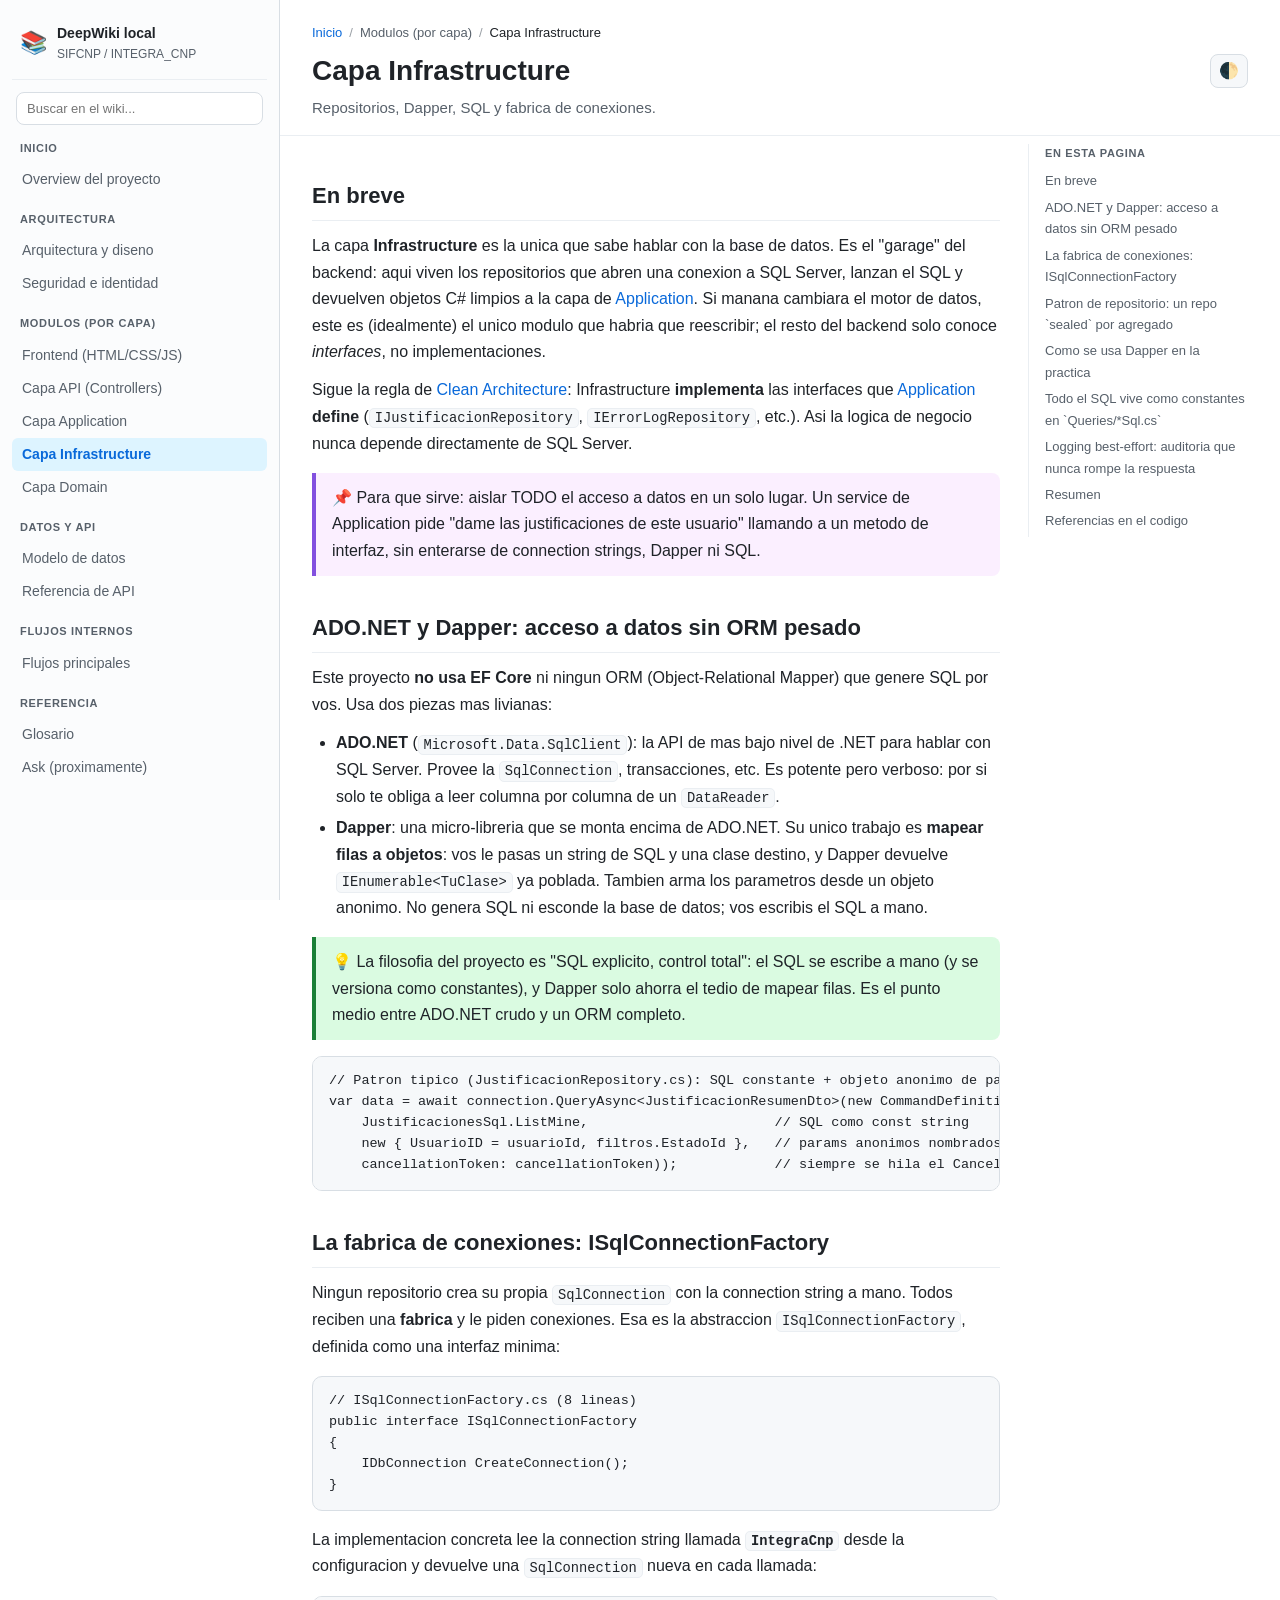
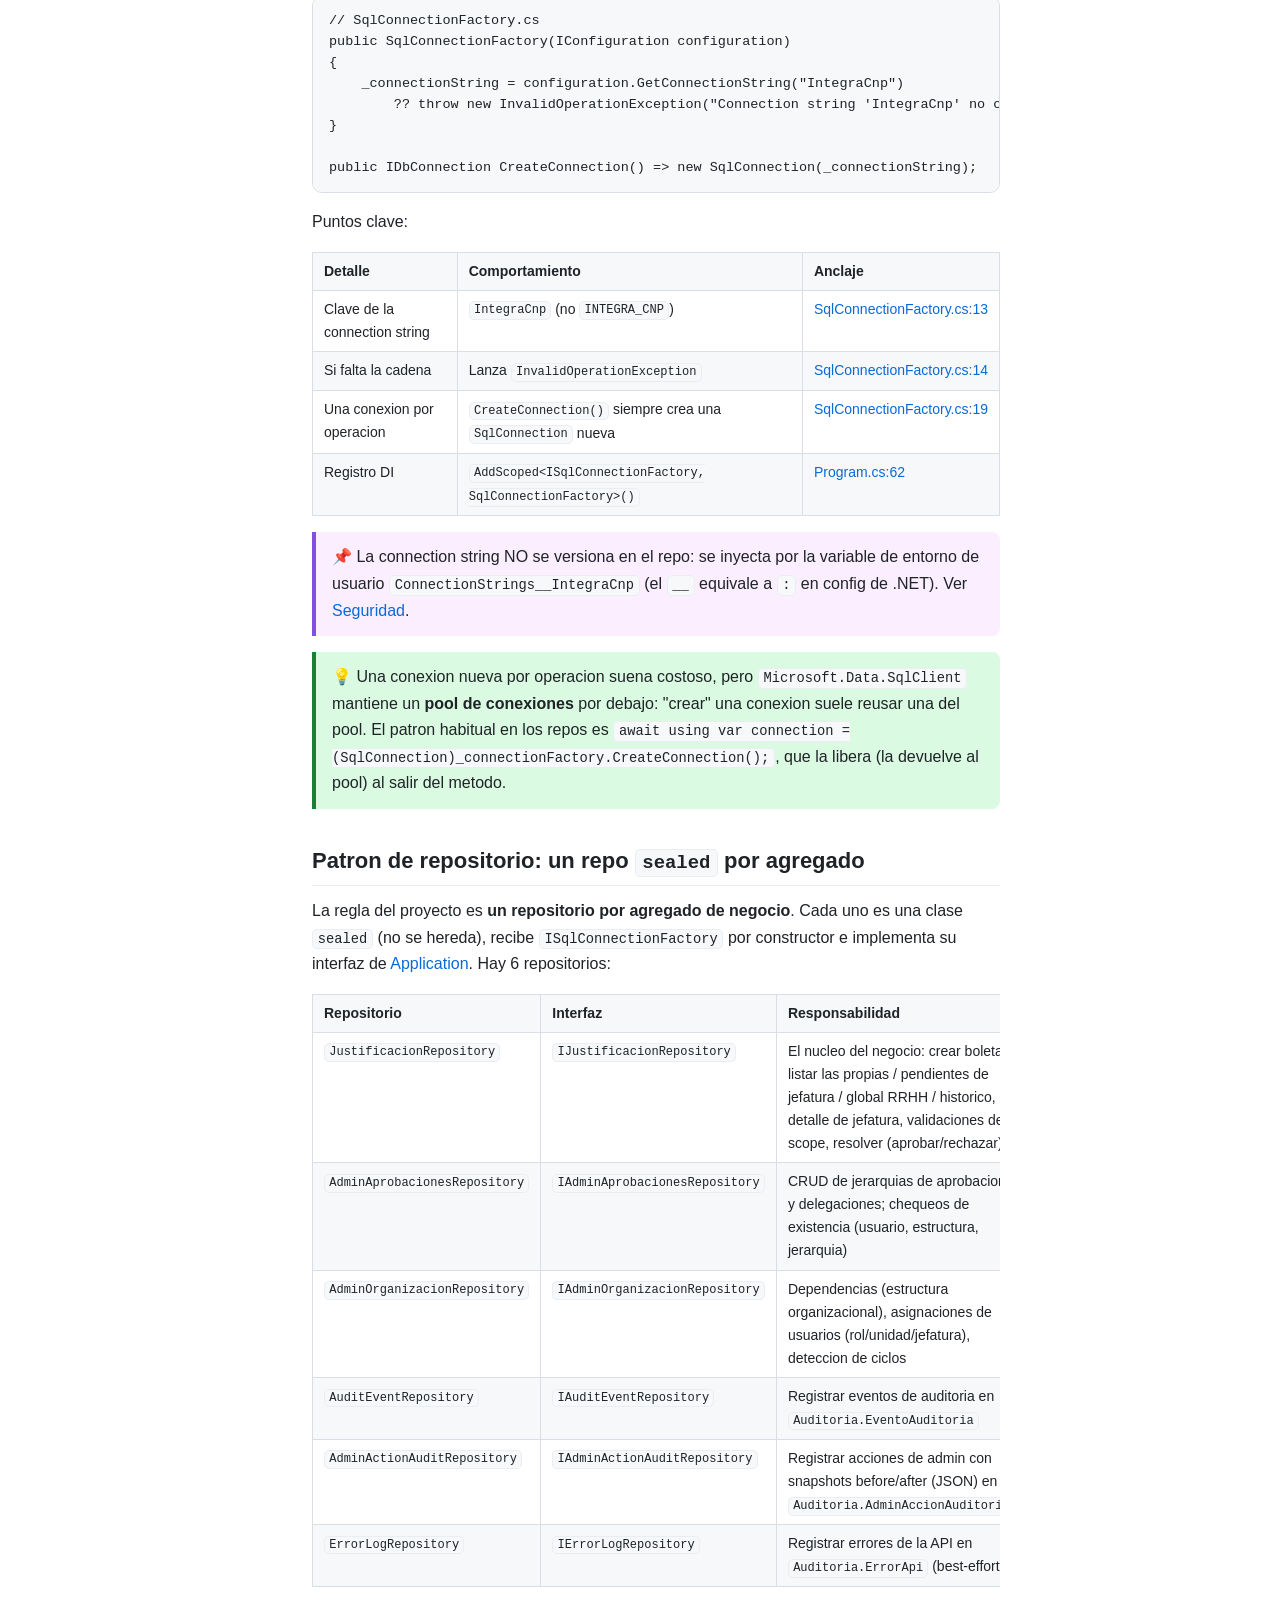
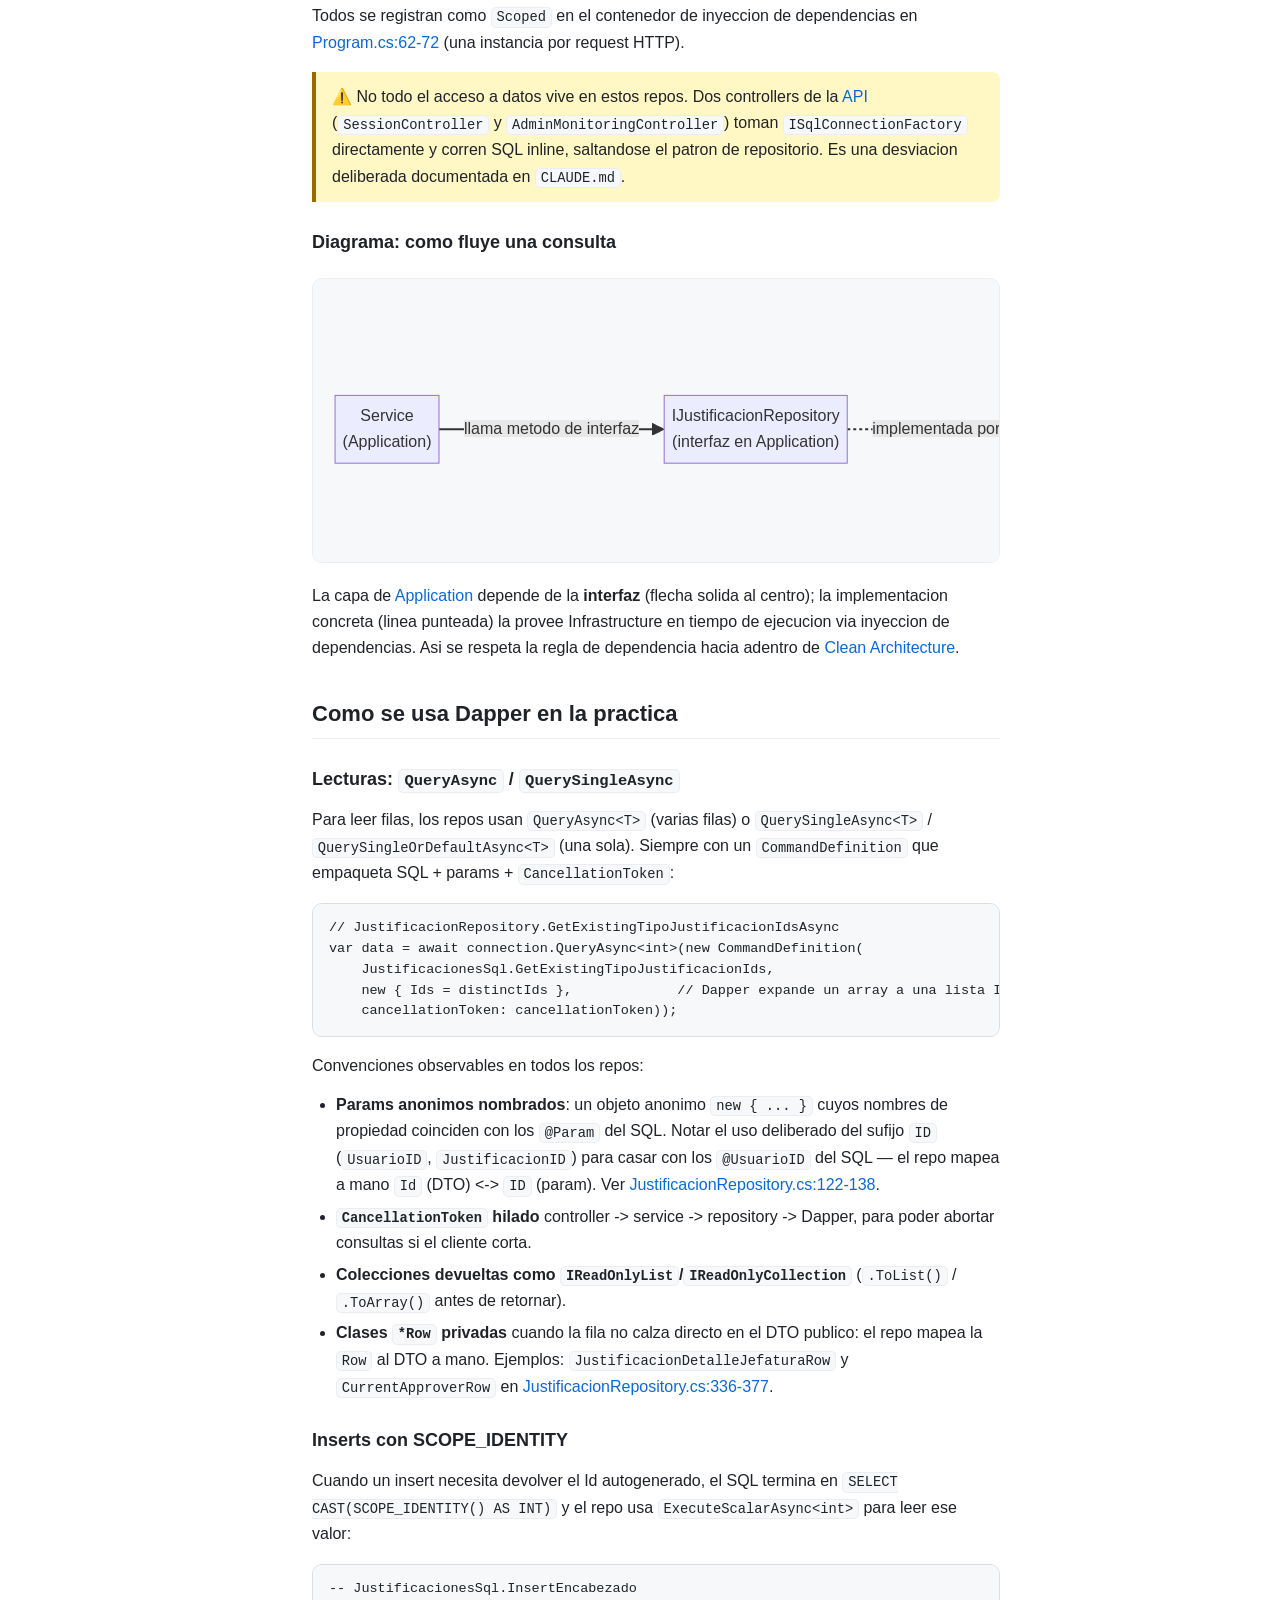
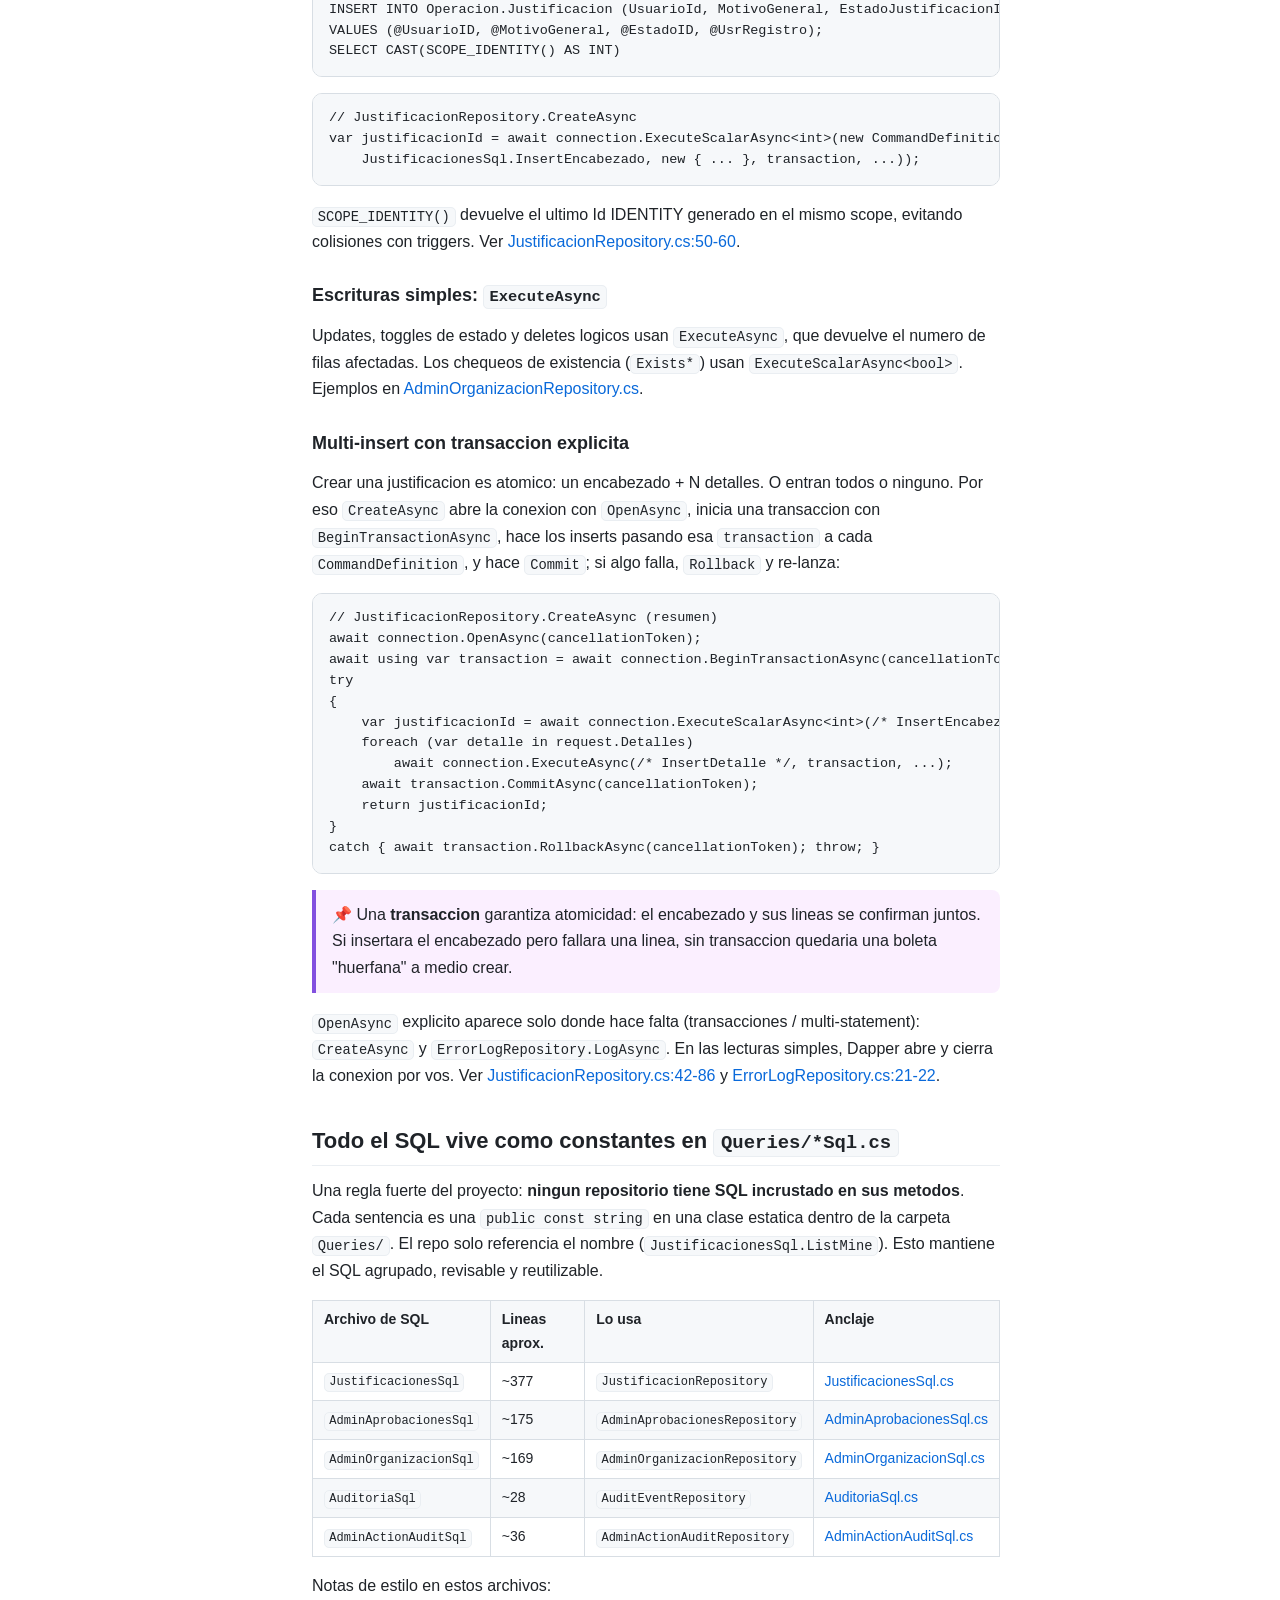
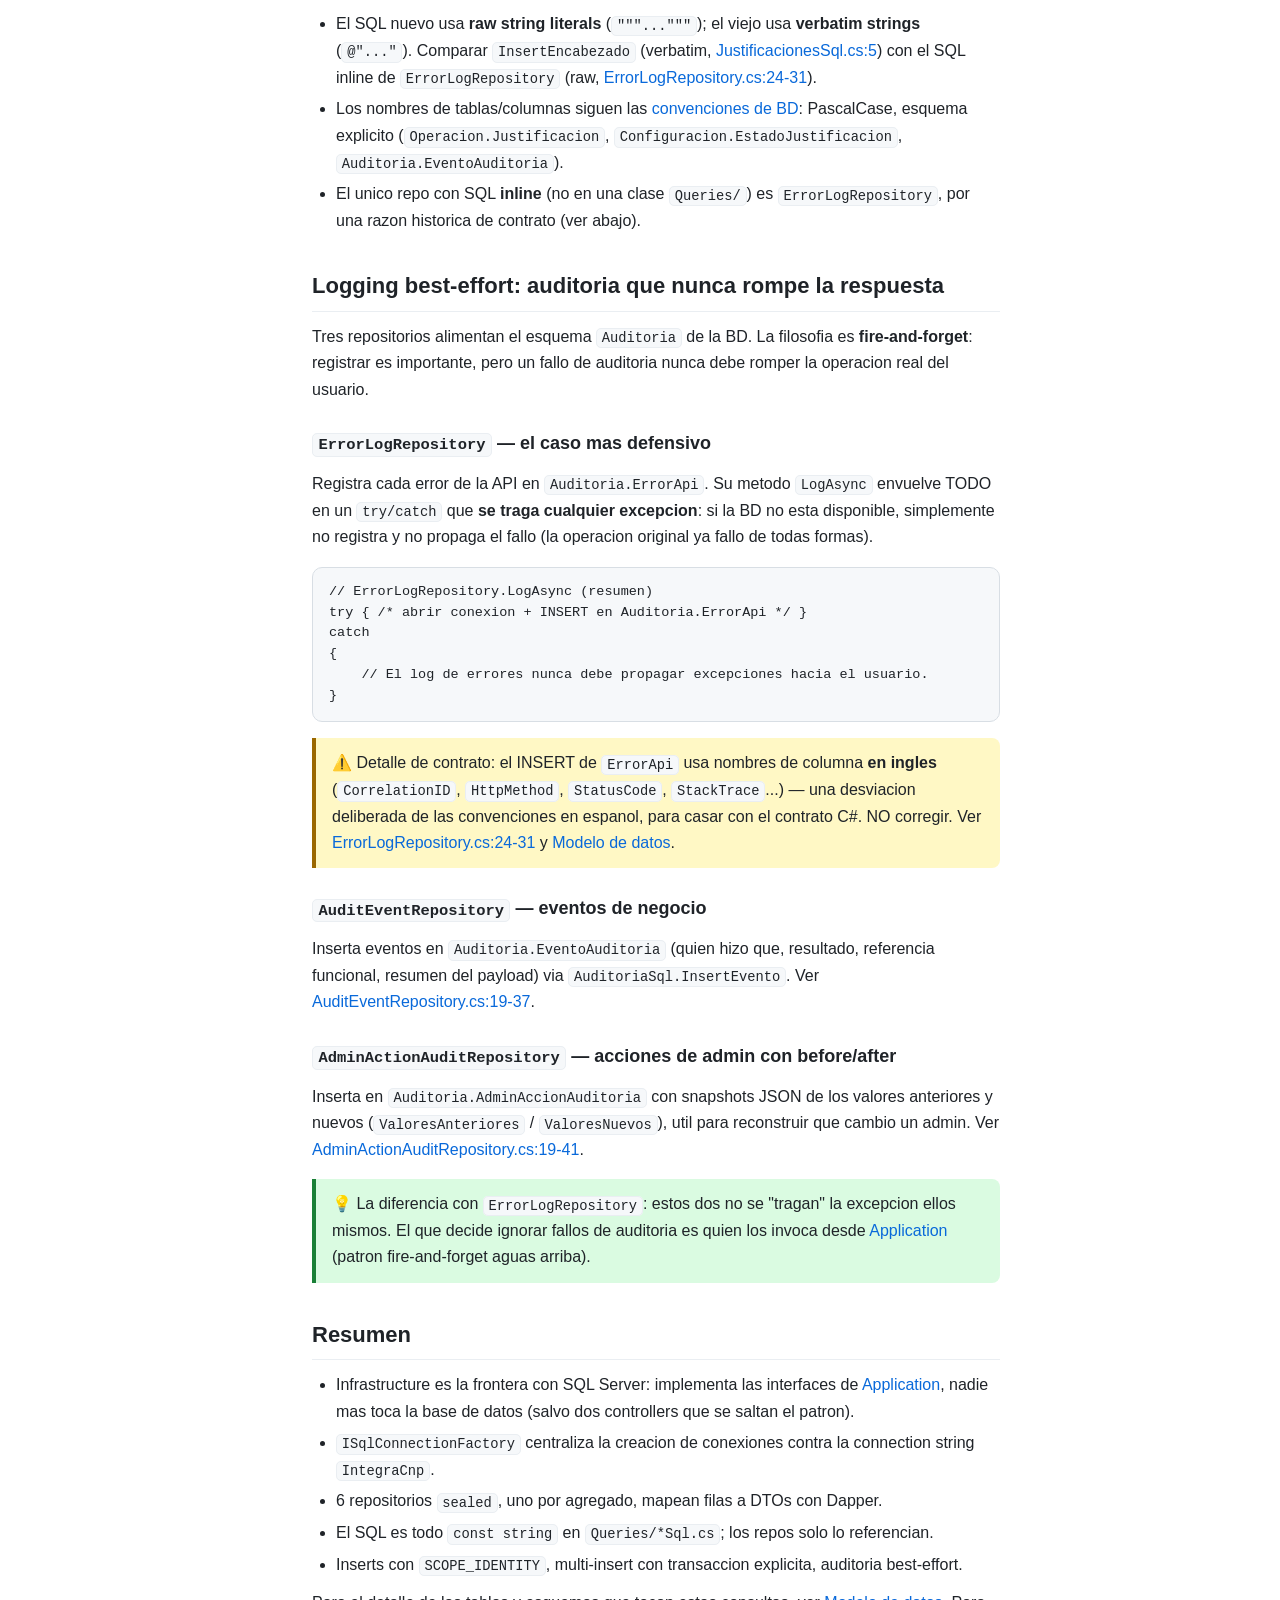
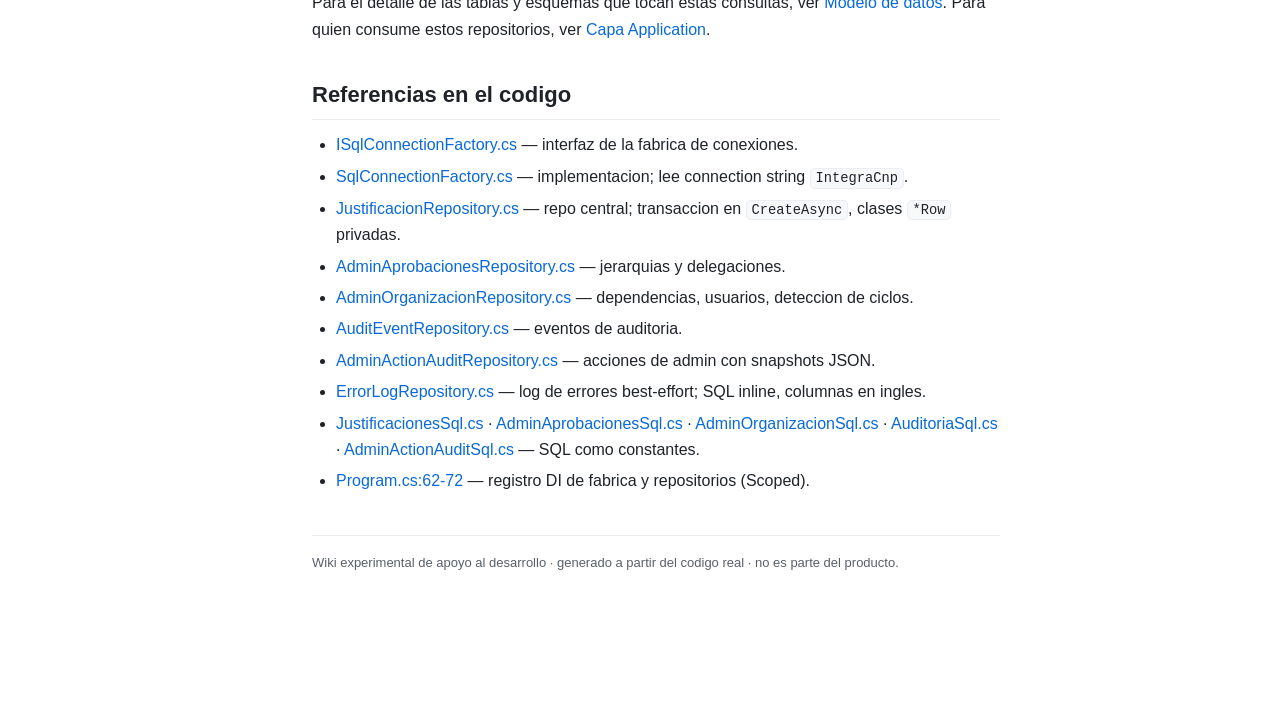
<file: deepwiki-local/modulo-infraestructura.html>
<!doctype html>
<html lang="es">
<head>
<meta charset="utf-8">
<meta name="viewport" content="width=device-width, initial-scale=1">
<title>Capa Infrastructure · DeepWiki local SIFCNP</title>
<meta name="description" content="Repositorios, Dapper, SQL y fabrica de conexiones.">
<link rel="stylesheet" href="assets/styles.css">
</head>
<body>
<button class="menu-toggle" id="menu-toggle" aria-label="Abrir menu">☰</button>
<nav class="sidebar" aria-label="Navegacion del wiki">
<div class="brand"><a href="index.html"><span class="logo">📚</span><span><b>DeepWiki local</b><small>SIFCNP / INTEGRA_CNP</small></span></a></div>
<div class="search-box"><input type="search" id="wiki-search" placeholder="Buscar en el wiki..." autocomplete="off" aria-label="Buscar"><div id="search-results" class="search-results" hidden></div></div>
<div class="nav-group"><div class="nav-group-label">Inicio</div><ul>
<li><a href="index.html">Overview del proyecto</a></li>
</ul></div>
<div class="nav-group"><div class="nav-group-label">Arquitectura</div><ul>
<li><a href="arquitectura.html">Arquitectura y diseno</a></li>
<li><a href="seguridad.html">Seguridad e identidad</a></li>
</ul></div>
<div class="nav-group"><div class="nav-group-label">Modulos (por capa)</div><ul>
<li><a href="modulo-frontend.html">Frontend (HTML/CSS/JS)</a></li>
<li><a href="modulo-api.html">Capa API (Controllers)</a></li>
<li><a href="modulo-application.html">Capa Application</a></li>
<li><a href="modulo-infraestructura.html" class="active" aria-current="page">Capa Infrastructure</a></li>
<li><a href="modulo-dominio.html">Capa Domain</a></li>
</ul></div>
<div class="nav-group"><div class="nav-group-label">Datos y API</div><ul>
<li><a href="modelo-datos.html">Modelo de datos</a></li>
<li><a href="api.html">Referencia de API</a></li>
</ul></div>
<div class="nav-group"><div class="nav-group-label">Flujos internos</div><ul>
<li><a href="flujos.html">Flujos principales</a></li>
</ul></div>
<div class="nav-group"><div class="nav-group-label">Referencia</div><ul>
<li><a href="glosario.html">Glosario</a></li>
<li><a href="ask.html">Ask (proximamente)</a></li>
</ul></div>
</nav>
<main class="content">
<header class="page-head">
<nav class="breadcrumbs" aria-label="Ruta"><a href="index.html">Inicio</a><span class="sep">/</span><span>Modulos (por capa)</span><span class="sep">/</span><span class="current">Capa Infrastructure</span></nav>
<div class="page-head-row">
<h1>Capa Infrastructure</h1>
<button class="theme-toggle" id="theme-toggle" title="Cambiar tema" aria-label="Cambiar tema claro/oscuro">🌓</button>
</div>
<p class="page-desc">Repositorios, Dapper, SQL y fabrica de conexiones.</p>
</header>
<div class="content-grid">
<article class="prose">
<h2 id="en-breve">En breve</h2>
<p>La capa <strong>Infrastructure</strong> es la unica que sabe hablar con la base de datos. Es el "garage" del backend: aqui viven los repositorios que abren una conexion a SQL Server, lanzan el SQL y devuelven objetos C# limpios a la capa de <a href="modulo-application.html">Application</a>. Si manana cambiara el motor de datos, este es (idealmente) el unico modulo que habria que reescribir; el resto del backend solo conoce <em>interfaces</em>, no implementaciones.</p>
<p>Sigue la regla de <a href="glosario.html">Clean Architecture</a>: Infrastructure <strong>implementa</strong> las interfaces que <a href="modulo-application.html">Application</a> <strong>define</strong> (<code>IJustificacionRepository</code>, <code>IErrorLogRepository</code>, etc.). Asi la logica de negocio nunca depende directamente de SQL Server.</p>
<blockquote class="callout why">📌 Para que sirve: aislar TODO el acceso a datos en un solo lugar. Un service de Application pide "dame las justificaciones de este usuario" llamando a un metodo de interfaz, sin enterarse de connection strings, Dapper ni SQL.</blockquote>
<h2 id="ado-net-y-dapper-acceso-a-datos-sin-orm-pesado">ADO.NET y Dapper: acceso a datos sin ORM pesado</h2>
<p>Este proyecto <strong>no usa EF Core</strong> ni ningun ORM (Object-Relational Mapper) que genere SQL por vos. Usa dos piezas mas livianas:</p>
<ul>
<li><strong>ADO.NET</strong> (<code>Microsoft.Data.SqlClient</code>): la API de mas bajo nivel de .NET para hablar con SQL Server. Provee la <code>SqlConnection</code>, transacciones, etc. Es potente pero verboso: por si solo te obliga a leer columna por columna de un <code>DataReader</code>.</li>
<li><strong>Dapper</strong>: una micro-libreria que se monta encima de ADO.NET. Su unico trabajo es <strong>mapear filas a objetos</strong>: vos le pasas un string de SQL y una clase destino, y Dapper devuelve <code>IEnumerable&lt;TuClase&gt;</code> ya poblada. Tambien arma los parametros desde un objeto anonimo. No genera SQL ni esconde la base de datos; vos escribis el SQL a mano.</li>
</ul>
<blockquote class="callout tip">💡 La filosofia del proyecto es "SQL explicito, control total": el SQL se escribe a mano (y se versiona como constantes), y Dapper solo ahorra el tedio de mapear filas. Es el punto medio entre ADO.NET crudo y un ORM completo.</blockquote>
<pre class="code"><code class="language-cs">// Patron tipico (JustificacionRepository.cs): SQL constante + objeto anonimo de params + clase destino
var data = await connection.QueryAsync&lt;JustificacionResumenDto&gt;(new CommandDefinition(
    JustificacionesSql.ListMine,                       // SQL como const string
    new { UsuarioID = usuarioId, filtros.EstadoId },   // params anonimos nombrados
    cancellationToken: cancellationToken));            // siempre se hila el CancellationToken</code></pre>
<h2 id="la-fabrica-de-conexiones-isqlconnectionfactory">La fabrica de conexiones: ISqlConnectionFactory</h2>
<p>Ningun repositorio crea su propia <code>SqlConnection</code> con la connection string a mano. Todos reciben una <strong>fabrica</strong> y le piden conexiones. Esa es la abstraccion <code>ISqlConnectionFactory</code>, definida como una interfaz minima:</p>
<pre class="code"><code class="language-cs">// ISqlConnectionFactory.cs (8 lineas)
public interface ISqlConnectionFactory
{
    IDbConnection CreateConnection();
}</code></pre>
<p>La implementacion concreta lee la connection string llamada <strong><code>IntegraCnp</code></strong> desde la configuracion y devuelve una <code>SqlConnection</code> nueva en cada llamada:</p>
<pre class="code"><code class="language-cs">// SqlConnectionFactory.cs
public SqlConnectionFactory(IConfiguration configuration)
{
    _connectionString = configuration.GetConnectionString("IntegraCnp")
        ?? throw new InvalidOperationException("Connection string 'IntegraCnp' no configurada.");
}

public IDbConnection CreateConnection() =&gt; new SqlConnection(_connectionString);</code></pre>
<p>Puntos clave:</p>
<div class="table-wrap"><table><thead><tr><th>Detalle</th><th>Comportamiento</th><th>Anclaje</th></tr></thead><tbody><tr><td>Clave de la connection string</td><td><code>IntegraCnp</code> (no <code>INTEGRA_CNP</code>)</td><td><a href="../backend/src/IntegradorMarcas.Infrastructure/Data/SqlConnectionFactory.cs">SqlConnectionFactory.cs:13</a></td></tr><tr><td>Si falta la cadena</td><td>Lanza <code>InvalidOperationException</code></td><td><a href="../backend/src/IntegradorMarcas.Infrastructure/Data/SqlConnectionFactory.cs">SqlConnectionFactory.cs:14</a></td></tr><tr><td>Una conexion por operacion</td><td><code>CreateConnection()</code> siempre crea una <code>SqlConnection</code> nueva</td><td><a href="../backend/src/IntegradorMarcas.Infrastructure/Data/SqlConnectionFactory.cs">SqlConnectionFactory.cs:19</a></td></tr><tr><td>Registro DI</td><td><code>AddScoped&lt;ISqlConnectionFactory, SqlConnectionFactory&gt;()</code></td><td><a href="../backend/src/IntegradorMarcas.Api/Program.cs">Program.cs:62</a></td></tr></tbody></table></div>
<blockquote class="callout why">📌 La connection string NO se versiona en el repo: se inyecta por la variable de entorno de usuario <code>ConnectionStrings__IntegraCnp</code> (el <code>__</code> equivale a <code>:</code> en config de .NET). Ver <a href="seguridad.html">Seguridad</a>.</blockquote>
<blockquote class="callout tip">💡 Una conexion nueva por operacion suena costoso, pero <code>Microsoft.Data.SqlClient</code> mantiene un <strong>pool de conexiones</strong> por debajo: "crear" una conexion suele reusar una del pool. El patron habitual en los repos es <code>await using var connection = (SqlConnection)_connectionFactory.CreateConnection();</code>, que la libera (la devuelve al pool) al salir del metodo.</blockquote>
<h2 id="patron-de-repositorio-un-repo-sealed-por-agregado">Patron de repositorio: un repo <code>sealed</code> por agregado</h2>
<p>La regla del proyecto es <strong>un repositorio por agregado de negocio</strong>. Cada uno es una clase <code>sealed</code> (no se hereda), recibe <code>ISqlConnectionFactory</code> por constructor e implementa su interfaz de <a href="modulo-application.html">Application</a>. Hay 6 repositorios:</p>
<div class="table-wrap"><table><thead><tr><th>Repositorio</th><th>Interfaz</th><th>Responsabilidad</th><th>Anclaje</th></tr></thead><tbody><tr><td><code>JustificacionRepository</code></td><td><code>IJustificacionRepository</code></td><td>El nucleo del negocio: crear boletas, listar las propias / pendientes de jefatura / global RRHH / historico, detalle de jefatura, validaciones de scope, resolver (aprobar/rechazar)</td><td><a href="../backend/src/IntegradorMarcas.Infrastructure/Repositories/JustificacionRepository.cs">JustificacionRepository.cs</a></td></tr><tr><td><code>AdminAprobacionesRepository</code></td><td><code>IAdminAprobacionesRepository</code></td><td>CRUD de jerarquias de aprobacion y delegaciones; chequeos de existencia (usuario, estructura, jerarquia)</td><td><a href="../backend/src/IntegradorMarcas.Infrastructure/Repositories/AdminAprobacionesRepository.cs">AdminAprobacionesRepository.cs</a></td></tr><tr><td><code>AdminOrganizacionRepository</code></td><td><code>IAdminOrganizacionRepository</code></td><td>Dependencias (estructura organizacional), asignaciones de usuarios (rol/unidad/jefatura), deteccion de ciclos</td><td><a href="../backend/src/IntegradorMarcas.Infrastructure/Repositories/AdminOrganizacionRepository.cs">AdminOrganizacionRepository.cs</a></td></tr><tr><td><code>AuditEventRepository</code></td><td><code>IAuditEventRepository</code></td><td>Registrar eventos de auditoria en <code>Auditoria.EventoAuditoria</code></td><td><a href="../backend/src/IntegradorMarcas.Infrastructure/Repositories/AuditEventRepository.cs">AuditEventRepository.cs</a></td></tr><tr><td><code>AdminActionAuditRepository</code></td><td><code>IAdminActionAuditRepository</code></td><td>Registrar acciones de admin con snapshots before/after (JSON) en <code>Auditoria.AdminAccionAuditoria</code></td><td><a href="../backend/src/IntegradorMarcas.Infrastructure/Repositories/AdminActionAuditRepository.cs">AdminActionAuditRepository.cs</a></td></tr><tr><td><code>ErrorLogRepository</code></td><td><code>IErrorLogRepository</code></td><td>Registrar errores de la API en <code>Auditoria.ErrorApi</code> (best-effort)</td><td><a href="../backend/src/IntegradorMarcas.Infrastructure/Repositories/ErrorLogRepository.cs">ErrorLogRepository.cs</a></td></tr></tbody></table></div>
<p>Todos se registran como <code>Scoped</code> en el contenedor de inyeccion de dependencias en <a href="../backend/src/IntegradorMarcas.Api/Program.cs">Program.cs:62-72</a> (una instancia por request HTTP).</p>
<blockquote class="callout warn">⚠️ No todo el acceso a datos vive en estos repos. Dos controllers de la <a href="modulo-api.html">API</a> (<code>SessionController</code> y <code>AdminMonitoringController</code>) toman <code>ISqlConnectionFactory</code> directamente y corren SQL inline, saltandose el patron de repositorio. Es una desviacion deliberada documentada en <code>CLAUDE.md</code>.</blockquote>
<h3 id="diagrama-como-fluye-una-consulta">Diagrama: como fluye una consulta</h3>
<div class="mermaid-wrap"><pre class="mermaid">flowchart LR
    Svc["Service&lt;br/&gt;(Application)"] --&gt;|llama metodo de interfaz| IRepo["IJustificacionRepository&lt;br/&gt;(interfaz en Application)"]
    IRepo -.implementada por.-&gt; Repo["JustificacionRepository&lt;br/&gt;(Infrastructure)"]
    Repo --&gt;|"CreateConnection()"| Factory["ISqlConnectionFactory"]
    Factory --&gt;|"new SqlConnection"| Conn["SqlConnection (pool)"]
    Repo --&gt;|"QueryAsync / ExecuteAsync&lt;br/&gt;(CommandDefinition)"| Dapper["Dapper"]
    Dapper --&gt;|SQL const + params| SQL[("SQL Server&lt;br/&gt;INTEGRA_CNP")]
    SQL --&gt;|filas| Dapper
    Dapper --&gt;|mapea a DTOs| Repo</pre></div>
<p>La capa de <a href="modulo-application.html">Application</a> depende de la <strong>interfaz</strong> (flecha solida al centro); la implementacion concreta (linea punteada) la provee Infrastructure en tiempo de ejecucion via inyeccion de dependencias. Asi se respeta la regla de dependencia hacia adentro de <a href="arquitectura.html">Clean Architecture</a>.</p>
<h2 id="como-se-usa-dapper-en-la-practica">Como se usa Dapper en la practica</h2>
<h3 id="lecturas-queryasync-querysingleasync">Lecturas: <code>QueryAsync</code> / <code>QuerySingleAsync</code></h3>
<p>Para leer filas, los repos usan <code>QueryAsync&lt;T&gt;</code> (varias filas) o <code>QuerySingleAsync&lt;T&gt;</code> / <code>QuerySingleOrDefaultAsync&lt;T&gt;</code> (una sola). Siempre con un <code>CommandDefinition</code> que empaqueta SQL + params + <code>CancellationToken</code>:</p>
<pre class="code"><code class="language-cs">// JustificacionRepository.GetExistingTipoJustificacionIdsAsync
var data = await connection.QueryAsync&lt;int&gt;(new CommandDefinition(
    JustificacionesSql.GetExistingTipoJustificacionIds,
    new { Ids = distinctIds },             // Dapper expande un array a una lista IN (...)
    cancellationToken: cancellationToken));</code></pre>
<p>Convenciones observables en todos los repos:</p>
<ul>
<li><strong>Params anonimos nombrados</strong>: un objeto anonimo <code>new { ... }</code> cuyos nombres de propiedad coinciden con los <code>@Param</code> del SQL. Notar el uso deliberado del sufijo <code>ID</code> (<code>UsuarioID</code>, <code>JustificacionID</code>) para casar con los <code>@UsuarioID</code> del SQL — el repo mapea a mano <code>Id</code> (DTO) &lt;-&gt; <code>ID</code> (param). Ver <a href="../backend/src/IntegradorMarcas.Infrastructure/Repositories/JustificacionRepository.cs">JustificacionRepository.cs:122-138</a>.</li>
<li><strong><code>CancellationToken</code> hilado</strong> controller -&gt; service -&gt; repository -&gt; Dapper, para poder abortar consultas si el cliente corta.</li>
<li><strong>Colecciones devueltas como <code>IReadOnlyList</code>/<code>IReadOnlyCollection</code></strong> (<code>.ToList()</code> / <code>.ToArray()</code> antes de retornar).</li>
<li><strong>Clases <code>*Row</code> privadas</strong> cuando la fila no calza directo en el DTO publico: el repo mapea la <code>Row</code> al DTO a mano. Ejemplos: <code>JustificacionDetalleJefaturaRow</code> y <code>CurrentApproverRow</code> en <a href="../backend/src/IntegradorMarcas.Infrastructure/Repositories/JustificacionRepository.cs">JustificacionRepository.cs:336-377</a>.</li>
</ul>
<h3 id="inserts-con-scope-identity">Inserts con SCOPE_IDENTITY</h3>
<p>Cuando un insert necesita devolver el Id autogenerado, el SQL termina en <code>SELECT CAST(SCOPE_IDENTITY() AS INT)</code> y el repo usa <code>ExecuteScalarAsync&lt;int&gt;</code> para leer ese valor:</p>
<pre class="code"><code class="language-sql">-- JustificacionesSql.InsertEncabezado
INSERT INTO Operacion.Justificacion (UsuarioId, MotivoGeneral, EstadoJustificacionId, CreadoPor)
VALUES (@UsuarioID, @MotivoGeneral, @EstadoID, @UsrRegistro);
SELECT CAST(SCOPE_IDENTITY() AS INT)</code></pre>
<pre class="code"><code class="language-cs">// JustificacionRepository.CreateAsync
var justificacionId = await connection.ExecuteScalarAsync&lt;int&gt;(new CommandDefinition(
    JustificacionesSql.InsertEncabezado, new { ... }, transaction, ...));</code></pre>
<p><code>SCOPE_IDENTITY()</code> devuelve el ultimo Id IDENTITY generado en el mismo scope, evitando colisiones con triggers. Ver <a href="../backend/src/IntegradorMarcas.Infrastructure/Repositories/JustificacionRepository.cs">JustificacionRepository.cs:50-60</a>.</p>
<h3 id="escrituras-simples-executeasync">Escrituras simples: <code>ExecuteAsync</code></h3>
<p>Updates, toggles de estado y deletes logicos usan <code>ExecuteAsync</code>, que devuelve el numero de filas afectadas. Los chequeos de existencia (<code>Exists*</code>) usan <code>ExecuteScalarAsync&lt;bool&gt;</code>. Ejemplos en <a href="../backend/src/IntegradorMarcas.Infrastructure/Repositories/AdminOrganizacionRepository.cs">AdminOrganizacionRepository.cs</a>.</p>
<h3 id="multi-insert-con-transaccion-explicita">Multi-insert con transaccion explicita</h3>
<p>Crear una justificacion es atomico: un encabezado + N detalles. O entran todos o ninguno. Por eso <code>CreateAsync</code> abre la conexion con <code>OpenAsync</code>, inicia una transaccion con <code>BeginTransactionAsync</code>, hace los inserts pasando esa <code>transaction</code> a cada <code>CommandDefinition</code>, y hace <code>Commit</code>; si algo falla, <code>Rollback</code> y re-lanza:</p>
<pre class="code"><code class="language-cs">// JustificacionRepository.CreateAsync (resumen)
await connection.OpenAsync(cancellationToken);
await using var transaction = await connection.BeginTransactionAsync(cancellationToken);
try
{
    var justificacionId = await connection.ExecuteScalarAsync&lt;int&gt;(/* InsertEncabezado */, transaction, ...);
    foreach (var detalle in request.Detalles)
        await connection.ExecuteAsync(/* InsertDetalle */, transaction, ...);
    await transaction.CommitAsync(cancellationToken);
    return justificacionId;
}
catch { await transaction.RollbackAsync(cancellationToken); throw; }</code></pre>
<blockquote class="callout why">📌 Una <strong>transaccion</strong> garantiza atomicidad: el encabezado y sus lineas se confirman juntos. Si insertara el encabezado pero fallara una linea, sin transaccion quedaria una boleta "huerfana" a medio crear.</blockquote>
<p><code>OpenAsync</code> explicito aparece solo donde hace falta (transacciones / multi-statement): <code>CreateAsync</code> y <code>ErrorLogRepository.LogAsync</code>. En las lecturas simples, Dapper abre y cierra la conexion por vos. Ver <a href="../backend/src/IntegradorMarcas.Infrastructure/Repositories/JustificacionRepository.cs">JustificacionRepository.cs:42-86</a> y <a href="../backend/src/IntegradorMarcas.Infrastructure/Repositories/ErrorLogRepository.cs">ErrorLogRepository.cs:21-22</a>.</p>
<h2 id="todo-el-sql-vive-como-constantes-en-queries-sql-cs">Todo el SQL vive como constantes en <code>Queries/*Sql.cs</code></h2>
<p>Una regla fuerte del proyecto: <strong>ningun repositorio tiene SQL incrustado en sus metodos</strong>. Cada sentencia es una <code>public const string</code> en una clase estatica dentro de la carpeta <code>Queries/</code>. El repo solo referencia el nombre (<code>JustificacionesSql.ListMine</code>). Esto mantiene el SQL agrupado, revisable y reutilizable.</p>
<div class="table-wrap"><table><thead><tr><th>Archivo de SQL</th><th>Lineas aprox.</th><th>Lo usa</th><th>Anclaje</th></tr></thead><tbody><tr><td><code>JustificacionesSql</code></td><td>~377</td><td><code>JustificacionRepository</code></td><td><a href="../backend/src/IntegradorMarcas.Infrastructure/Queries/JustificacionesSql.cs">JustificacionesSql.cs</a></td></tr><tr><td><code>AdminAprobacionesSql</code></td><td>~175</td><td><code>AdminAprobacionesRepository</code></td><td><a href="../backend/src/IntegradorMarcas.Infrastructure/Queries/AdminAprobacionesSql.cs">AdminAprobacionesSql.cs</a></td></tr><tr><td><code>AdminOrganizacionSql</code></td><td>~169</td><td><code>AdminOrganizacionRepository</code></td><td><a href="../backend/src/IntegradorMarcas.Infrastructure/Queries/AdminOrganizacionSql.cs">AdminOrganizacionSql.cs</a></td></tr><tr><td><code>AuditoriaSql</code></td><td>~28</td><td><code>AuditEventRepository</code></td><td><a href="../backend/src/IntegradorMarcas.Infrastructure/Queries/AuditoriaSql.cs">AuditoriaSql.cs</a></td></tr><tr><td><code>AdminActionAuditSql</code></td><td>~36</td><td><code>AdminActionAuditRepository</code></td><td><a href="../backend/src/IntegradorMarcas.Infrastructure/Queries/AdminActionAuditSql.cs">AdminActionAuditSql.cs</a></td></tr></tbody></table></div>
<p>Notas de estilo en estos archivos:</p>
<ul>
<li>El SQL nuevo usa <strong>raw string literals</strong> (<code>"""..."""</code>); el viejo usa <strong>verbatim strings</strong> (<code>@"..."</code>). Comparar <code>InsertEncabezado</code> (verbatim, <a href="../backend/src/IntegradorMarcas.Infrastructure/Queries/JustificacionesSql.cs">JustificacionesSql.cs:5</a>) con el SQL inline de <code>ErrorLogRepository</code> (raw, <a href="../backend/src/IntegradorMarcas.Infrastructure/Repositories/ErrorLogRepository.cs">ErrorLogRepository.cs:24-31</a>).</li>
<li>Los nombres de tablas/columnas siguen las <a href="modelo-datos.html">convenciones de BD</a>: PascalCase, esquema explicito (<code>Operacion.Justificacion</code>, <code>Configuracion.EstadoJustificacion</code>, <code>Auditoria.EventoAuditoria</code>).</li>
<li>El unico repo con SQL <strong>inline</strong> (no en una clase <code>Queries/</code>) es <code>ErrorLogRepository</code>, por una razon historica de contrato (ver abajo).</li>
</ul>
<h2 id="logging-best-effort-auditoria-que-nunca-rompe-la-respuesta">Logging best-effort: auditoria que nunca rompe la respuesta</h2>
<p>Tres repositorios alimentan el esquema <code>Auditoria</code> de la BD. La filosofia es <strong>fire-and-forget</strong>: registrar es importante, pero un fallo de auditoria nunca debe romper la operacion real del usuario.</p>
<h3 id="errorlogrepository-el-caso-mas-defensivo"><code>ErrorLogRepository</code> — el caso mas defensivo</h3>
<p>Registra cada error de la API en <code>Auditoria.ErrorApi</code>. Su metodo <code>LogAsync</code> envuelve TODO en un <code>try/catch</code> que <strong>se traga cualquier excepcion</strong>: si la BD no esta disponible, simplemente no registra y no propaga el fallo (la operacion original ya fallo de todas formas).</p>
<pre class="code"><code class="language-cs">// ErrorLogRepository.LogAsync (resumen)
try { /* abrir conexion + INSERT en Auditoria.ErrorApi */ }
catch
{
    // El log de errores nunca debe propagar excepciones hacia el usuario.
}</code></pre>
<blockquote class="callout warn">⚠️ Detalle de contrato: el INSERT de <code>ErrorApi</code> usa nombres de columna <strong>en ingles</strong> (<code>CorrelationID</code>, <code>HttpMethod</code>, <code>StatusCode</code>, <code>StackTrace</code>...) — una desviacion deliberada de las convenciones en espanol, para casar con el contrato C#. NO corregir. Ver <a href="../backend/src/IntegradorMarcas.Infrastructure/Repositories/ErrorLogRepository.cs">ErrorLogRepository.cs:24-31</a> y <a href="modelo-datos.html">Modelo de datos</a>.</blockquote>
<h3 id="auditeventrepository-eventos-de-negocio"><code>AuditEventRepository</code> — eventos de negocio</h3>
<p>Inserta eventos en <code>Auditoria.EventoAuditoria</code> (quien hizo que, resultado, referencia funcional, resumen del payload) via <code>AuditoriaSql.InsertEvento</code>. Ver <a href="../backend/src/IntegradorMarcas.Infrastructure/Repositories/AuditEventRepository.cs">AuditEventRepository.cs:19-37</a>.</p>
<h3 id="adminactionauditrepository-acciones-de-admin-con-before-after"><code>AdminActionAuditRepository</code> — acciones de admin con before/after</h3>
<p>Inserta en <code>Auditoria.AdminAccionAuditoria</code> con snapshots JSON de los valores anteriores y nuevos (<code>ValoresAnteriores</code> / <code>ValoresNuevos</code>), util para reconstruir que cambio un admin. Ver <a href="../backend/src/IntegradorMarcas.Infrastructure/Repositories/AdminActionAuditRepository.cs">AdminActionAuditRepository.cs:19-41</a>.</p>
<blockquote class="callout tip">💡 La diferencia con <code>ErrorLogRepository</code>: estos dos no se "tragan" la excepcion ellos mismos. El que decide ignorar fallos de auditoria es quien los invoca desde <a href="modulo-application.html">Application</a> (patron fire-and-forget aguas arriba).</blockquote>
<h2 id="resumen">Resumen</h2>
<ul>
<li>Infrastructure es la frontera con SQL Server: implementa las interfaces de <a href="modulo-application.html">Application</a>, nadie mas toca la base de datos (salvo dos controllers que se saltan el patron).</li>
<li><code>ISqlConnectionFactory</code> centraliza la creacion de conexiones contra la connection string <code>IntegraCnp</code>.</li>
<li>6 repositorios <code>sealed</code>, uno por agregado, mapean filas a DTOs con Dapper.</li>
<li>El SQL es todo <code>const string</code> en <code>Queries/*Sql.cs</code>; los repos solo lo referencian.</li>
<li>Inserts con <code>SCOPE_IDENTITY</code>, multi-insert con transaccion explicita, auditoria best-effort.</li>
</ul>
<p>Para el detalle de las tablas y esquemas que tocan estas consultas, ver <a href="modelo-datos.html">Modelo de datos</a>. Para quien consume estos repositorios, ver <a href="modulo-application.html">Capa Application</a>.</p>
<h2 id="referencias-en-el-codigo">Referencias en el codigo</h2>
<ul>
<li><a href="../backend/src/IntegradorMarcas.Infrastructure/Data/ISqlConnectionFactory.cs">ISqlConnectionFactory.cs</a> — interfaz de la fabrica de conexiones.</li>
<li><a href="../backend/src/IntegradorMarcas.Infrastructure/Data/SqlConnectionFactory.cs">SqlConnectionFactory.cs</a> — implementacion; lee connection string <code>IntegraCnp</code>.</li>
<li><a href="../backend/src/IntegradorMarcas.Infrastructure/Repositories/JustificacionRepository.cs">JustificacionRepository.cs</a> — repo central; transaccion en <code>CreateAsync</code>, clases <code>*Row</code> privadas.</li>
<li><a href="../backend/src/IntegradorMarcas.Infrastructure/Repositories/AdminAprobacionesRepository.cs">AdminAprobacionesRepository.cs</a> — jerarquias y delegaciones.</li>
<li><a href="../backend/src/IntegradorMarcas.Infrastructure/Repositories/AdminOrganizacionRepository.cs">AdminOrganizacionRepository.cs</a> — dependencias, usuarios, deteccion de ciclos.</li>
<li><a href="../backend/src/IntegradorMarcas.Infrastructure/Repositories/AuditEventRepository.cs">AuditEventRepository.cs</a> — eventos de auditoria.</li>
<li><a href="../backend/src/IntegradorMarcas.Infrastructure/Repositories/AdminActionAuditRepository.cs">AdminActionAuditRepository.cs</a> — acciones de admin con snapshots JSON.</li>
<li><a href="../backend/src/IntegradorMarcas.Infrastructure/Repositories/ErrorLogRepository.cs">ErrorLogRepository.cs</a> — log de errores best-effort; SQL inline, columnas en ingles.</li>
<li><a href="../backend/src/IntegradorMarcas.Infrastructure/Queries/JustificacionesSql.cs">JustificacionesSql.cs</a> · <a href="../backend/src/IntegradorMarcas.Infrastructure/Queries/AdminAprobacionesSql.cs">AdminAprobacionesSql.cs</a> · <a href="../backend/src/IntegradorMarcas.Infrastructure/Queries/AdminOrganizacionSql.cs">AdminOrganizacionSql.cs</a> · <a href="../backend/src/IntegradorMarcas.Infrastructure/Queries/AuditoriaSql.cs">AuditoriaSql.cs</a> · <a href="../backend/src/IntegradorMarcas.Infrastructure/Queries/AdminActionAuditSql.cs">AdminActionAuditSql.cs</a> — SQL como constantes.</li>
<li><a href="../backend/src/IntegradorMarcas.Api/Program.cs">Program.cs:62-72</a> — registro DI de fabrica y repositorios (Scoped).</li>
</ul>

<footer class="page-foot">Wiki experimental de apoyo al desarrollo · generado a partir del codigo real · no es parte del producto.</footer>
</article>
<aside class="toc" aria-label="En esta pagina"><div class="toc-title">En esta pagina</div><ul><li><a href="#en-breve">En breve</a></li><li><a href="#ado-net-y-dapper-acceso-a-datos-sin-orm-pesado">ADO.NET y Dapper: acceso a datos sin ORM pesado</a></li><li><a href="#la-fabrica-de-conexiones-isqlconnectionfactory">La fabrica de conexiones: ISqlConnectionFactory</a></li><li><a href="#patron-de-repositorio-un-repo-sealed-por-agregado">Patron de repositorio: un repo `sealed` por agregado</a></li><li><a href="#como-se-usa-dapper-en-la-practica">Como se usa Dapper en la practica</a></li><li><a href="#todo-el-sql-vive-como-constantes-en-queries-sql-cs">Todo el SQL vive como constantes en `Queries/*Sql.cs`</a></li><li><a href="#logging-best-effort-auditoria-que-nunca-rompe-la-respuesta">Logging best-effort: auditoria que nunca rompe la respuesta</a></li><li><a href="#resumen">Resumen</a></li><li><a href="#referencias-en-el-codigo">Referencias en el codigo</a></li></ul></aside>
</div>
</main>
<script src="assets/mermaid.min.js"></script>
<script src="assets/search-index.js"></script>
<script src="assets/wiki.js"></script>
</body>
</html>
</file>
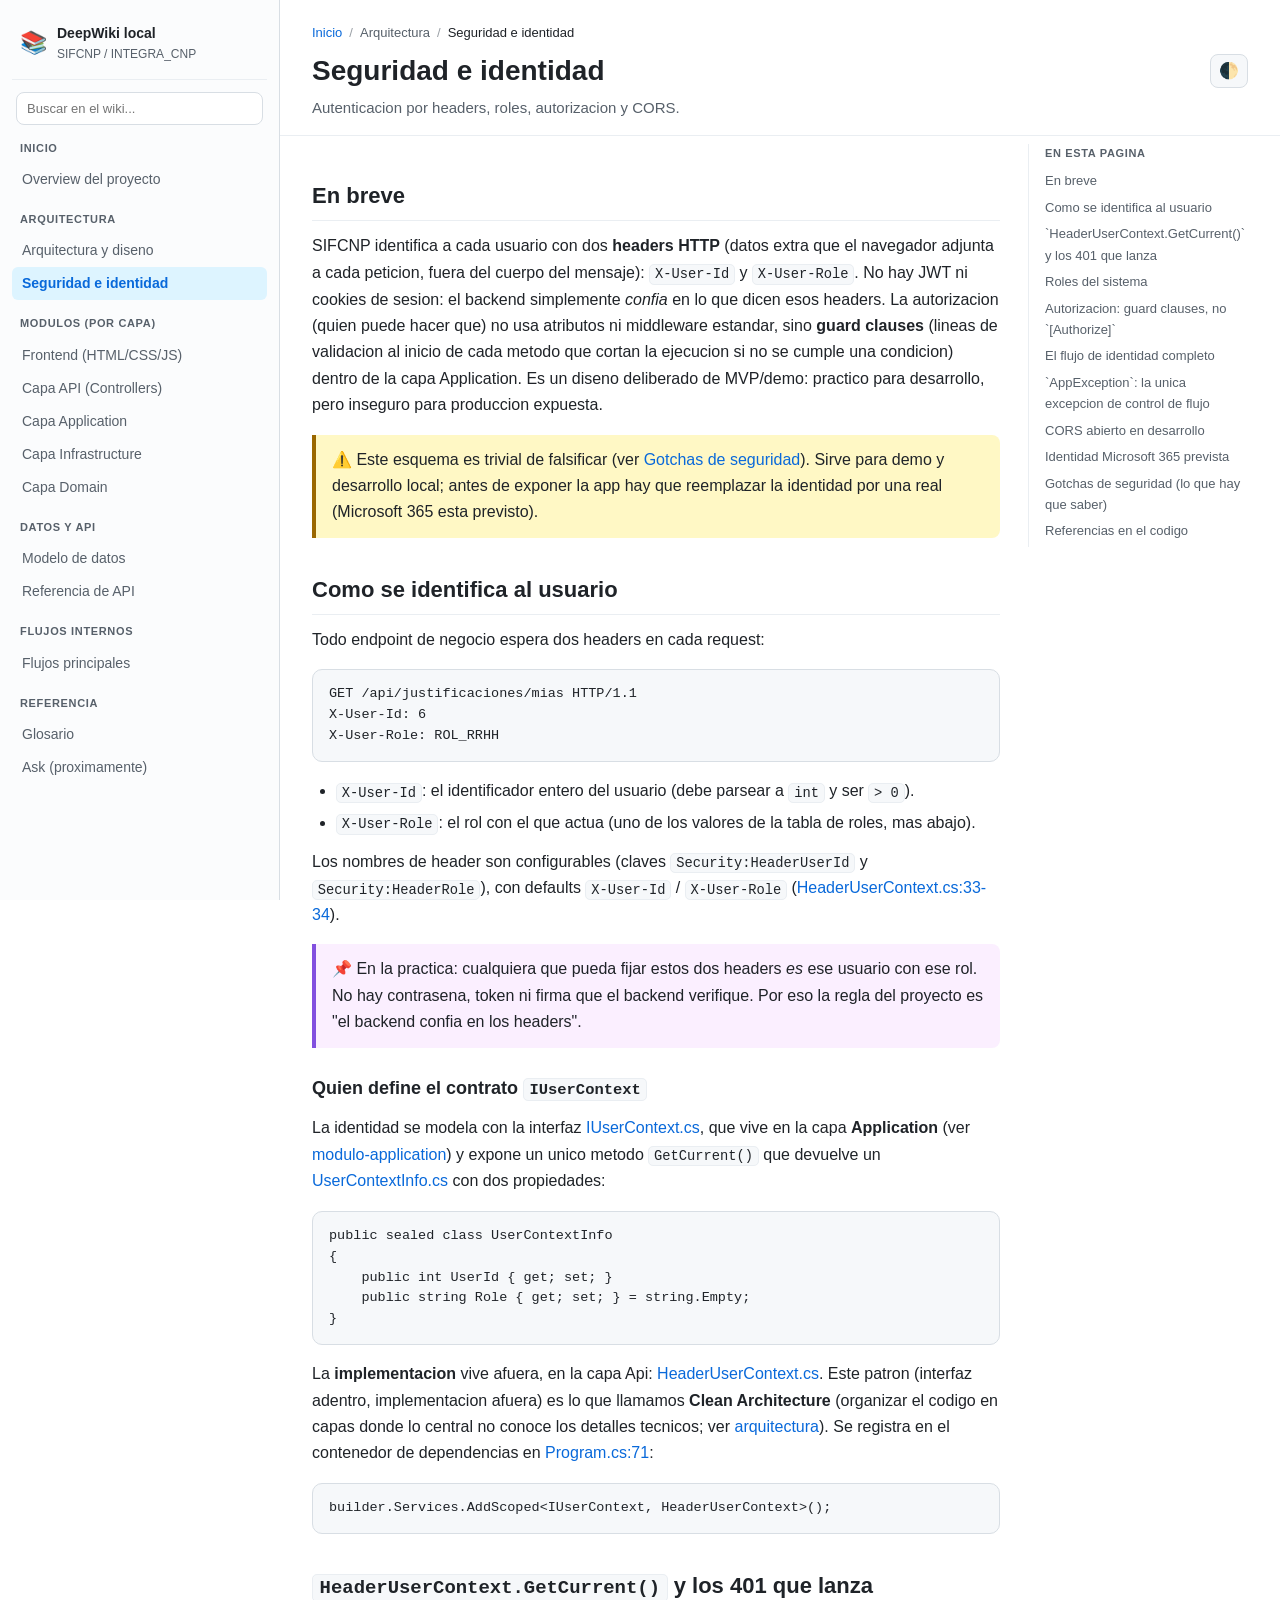
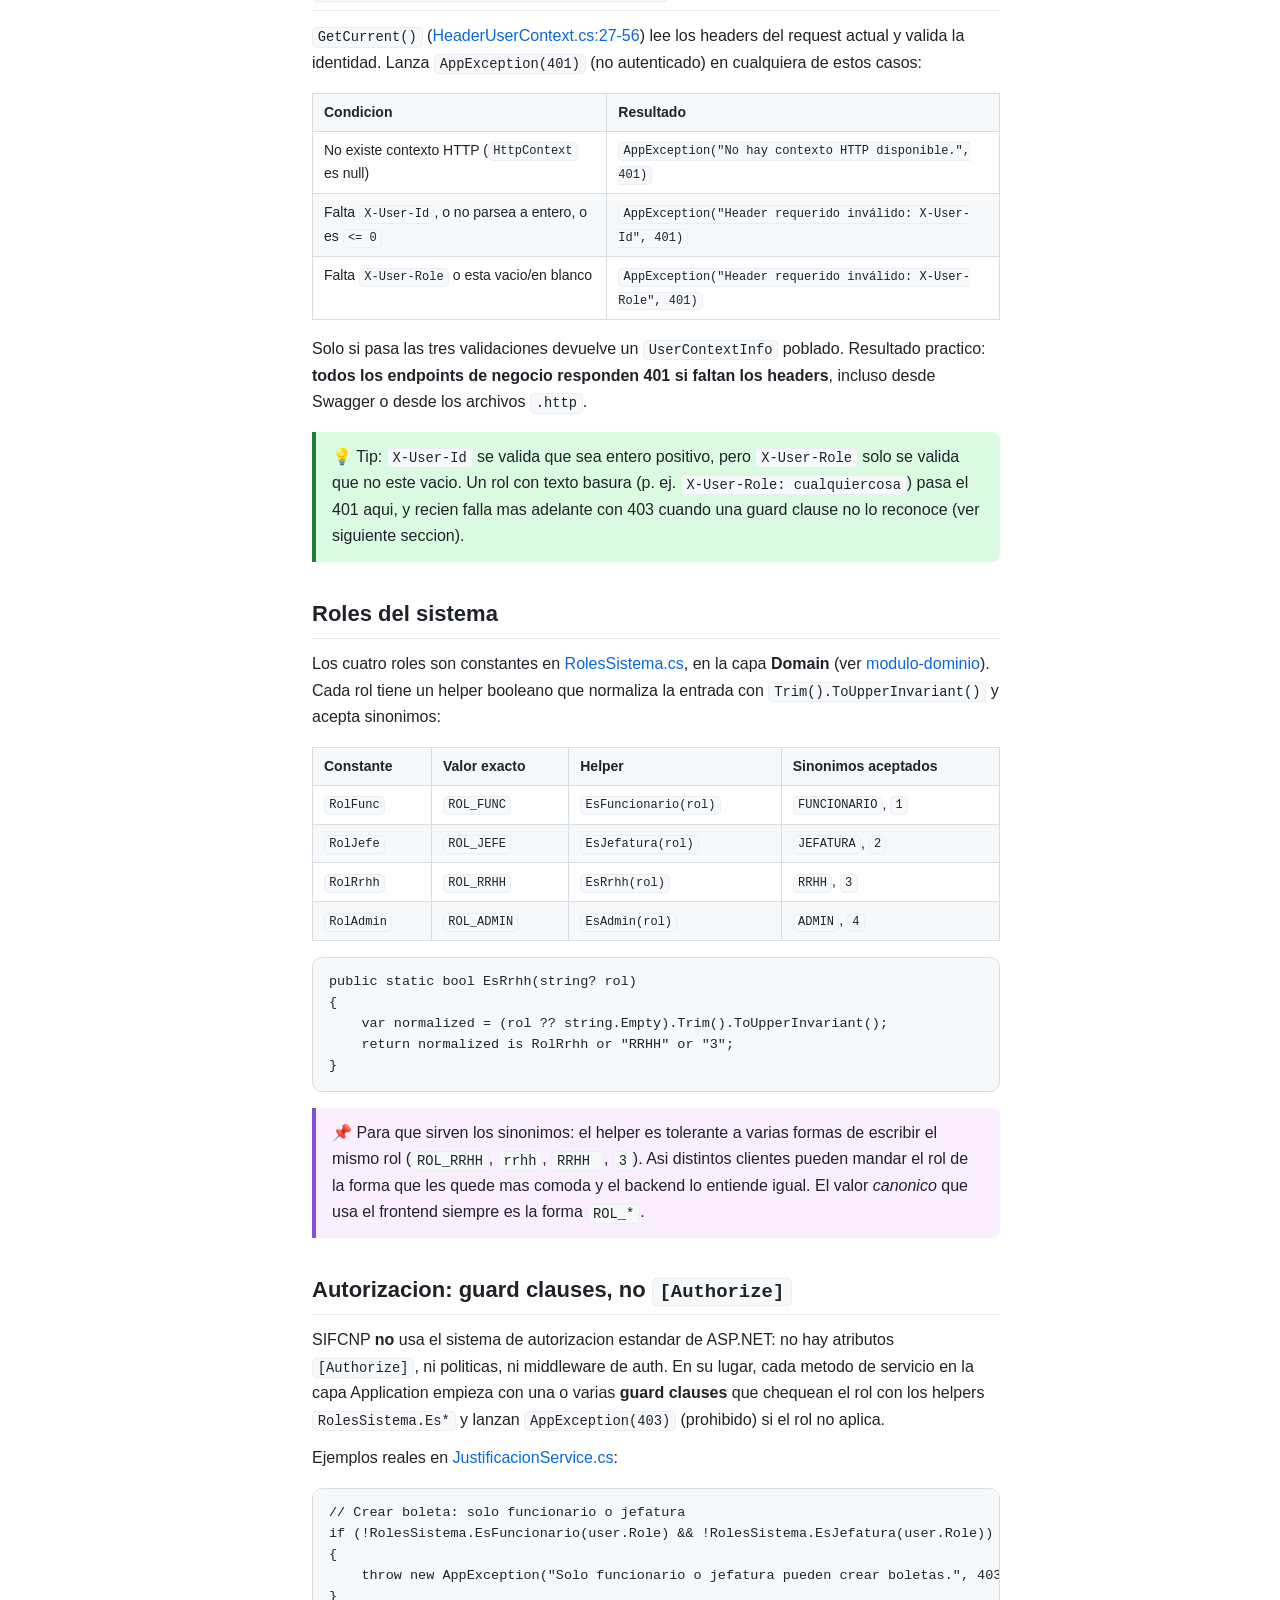
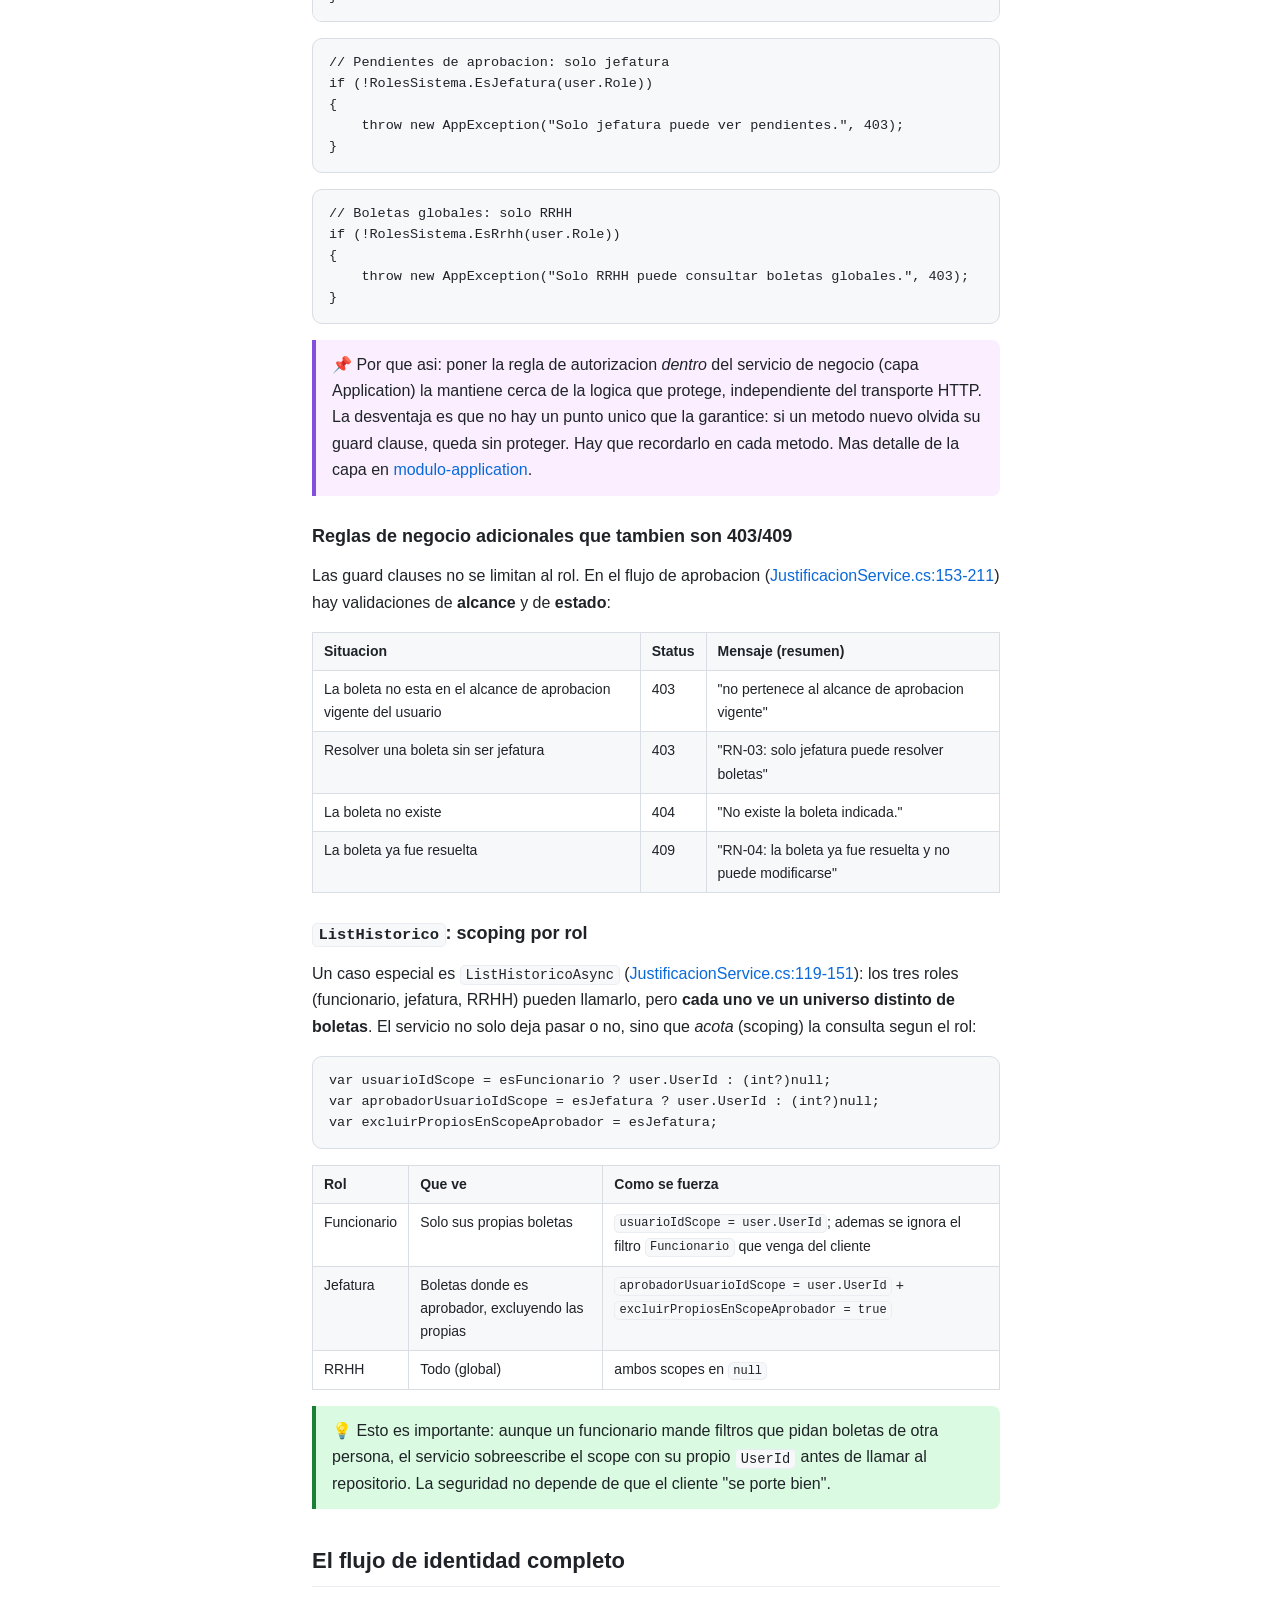
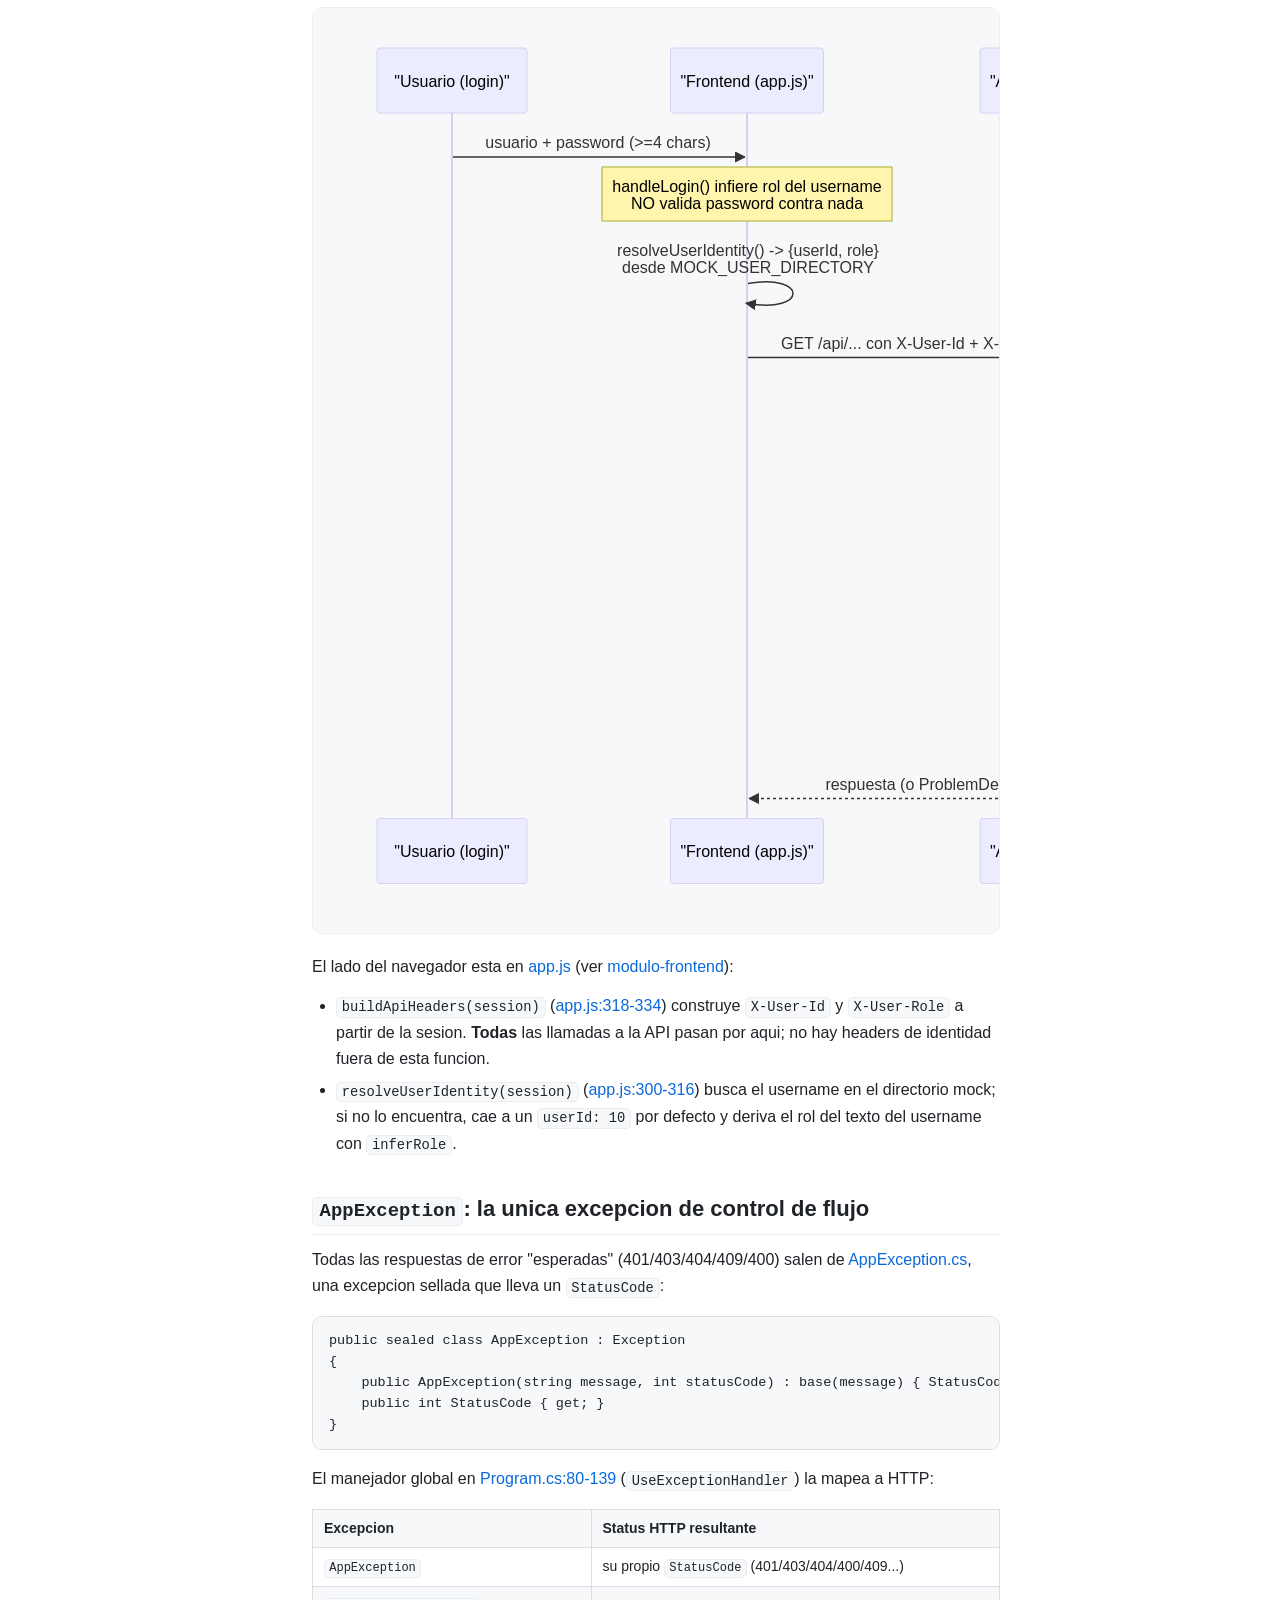
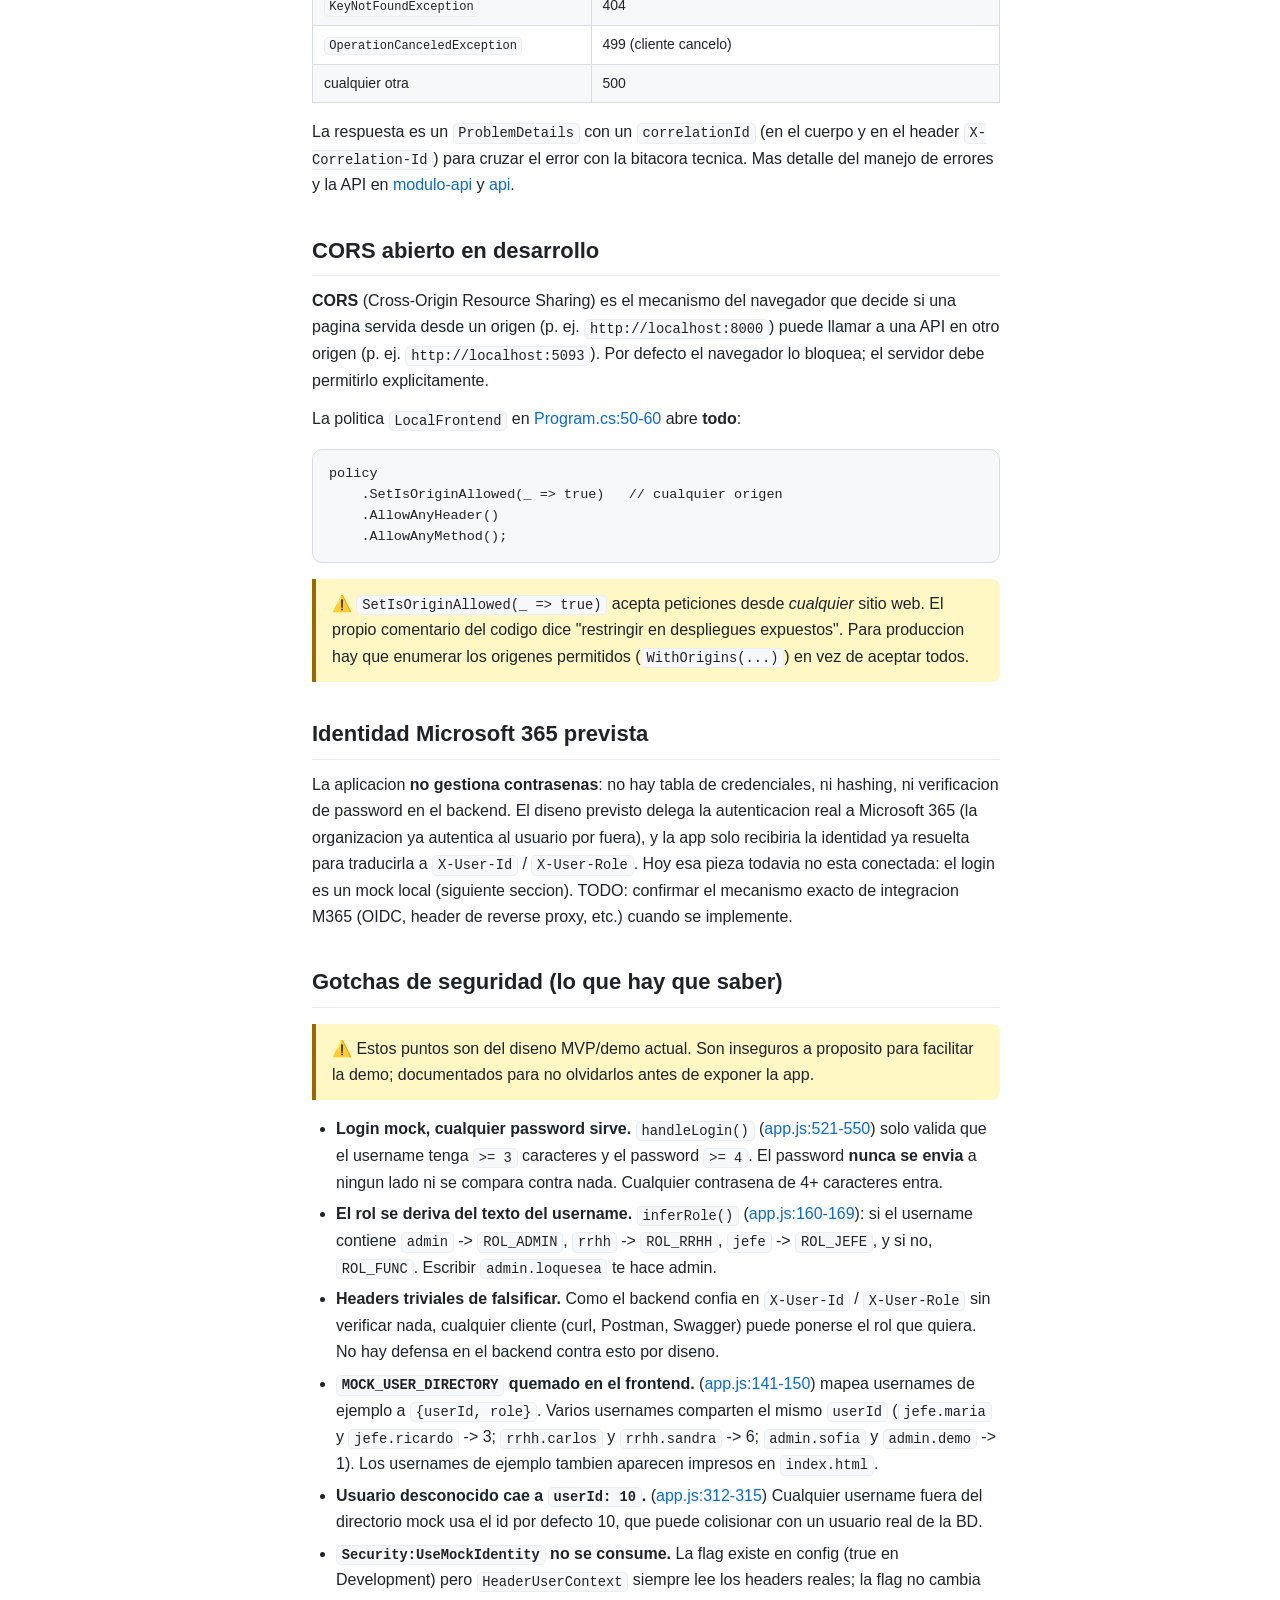
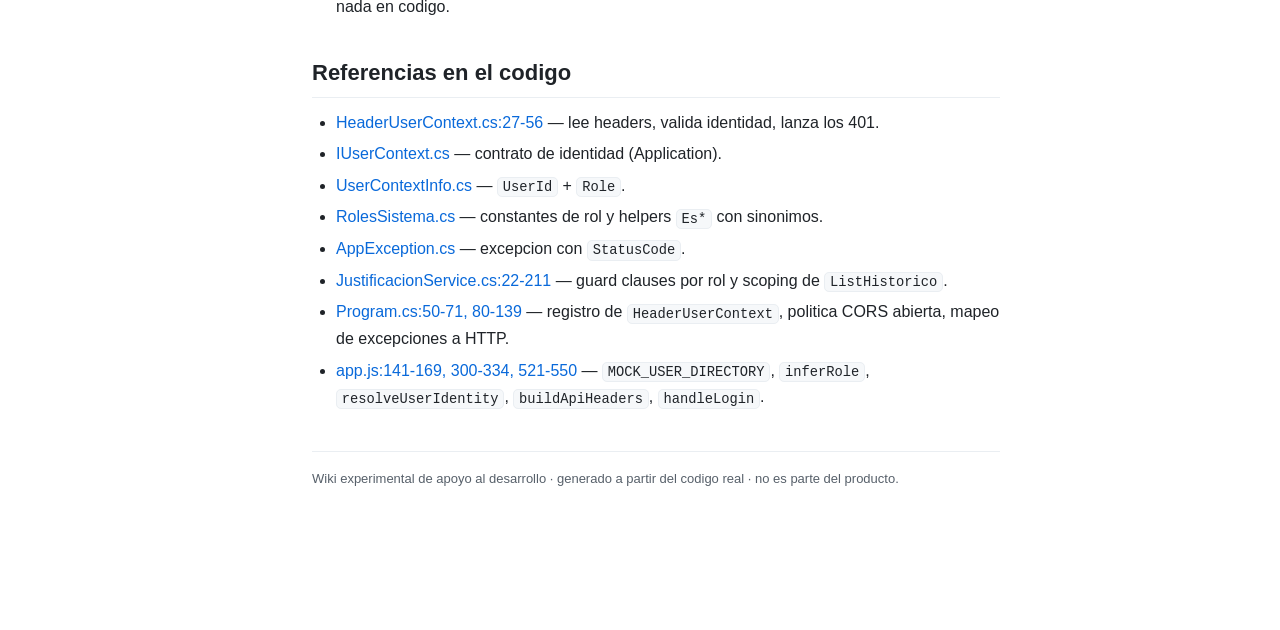
<file: deepwiki-local/seguridad.html>
<!doctype html>
<html lang="es">
<head>
<meta charset="utf-8">
<meta name="viewport" content="width=device-width, initial-scale=1">
<title>Seguridad e identidad · DeepWiki local SIFCNP</title>
<meta name="description" content="Autenticacion por headers, roles, autorizacion y CORS.">
<link rel="stylesheet" href="assets/styles.css">
</head>
<body>
<button class="menu-toggle" id="menu-toggle" aria-label="Abrir menu">☰</button>
<nav class="sidebar" aria-label="Navegacion del wiki">
<div class="brand"><a href="index.html"><span class="logo">📚</span><span><b>DeepWiki local</b><small>SIFCNP / INTEGRA_CNP</small></span></a></div>
<div class="search-box"><input type="search" id="wiki-search" placeholder="Buscar en el wiki..." autocomplete="off" aria-label="Buscar"><div id="search-results" class="search-results" hidden></div></div>
<div class="nav-group"><div class="nav-group-label">Inicio</div><ul>
<li><a href="index.html">Overview del proyecto</a></li>
</ul></div>
<div class="nav-group"><div class="nav-group-label">Arquitectura</div><ul>
<li><a href="arquitectura.html">Arquitectura y diseno</a></li>
<li><a href="seguridad.html" class="active" aria-current="page">Seguridad e identidad</a></li>
</ul></div>
<div class="nav-group"><div class="nav-group-label">Modulos (por capa)</div><ul>
<li><a href="modulo-frontend.html">Frontend (HTML/CSS/JS)</a></li>
<li><a href="modulo-api.html">Capa API (Controllers)</a></li>
<li><a href="modulo-application.html">Capa Application</a></li>
<li><a href="modulo-infraestructura.html">Capa Infrastructure</a></li>
<li><a href="modulo-dominio.html">Capa Domain</a></li>
</ul></div>
<div class="nav-group"><div class="nav-group-label">Datos y API</div><ul>
<li><a href="modelo-datos.html">Modelo de datos</a></li>
<li><a href="api.html">Referencia de API</a></li>
</ul></div>
<div class="nav-group"><div class="nav-group-label">Flujos internos</div><ul>
<li><a href="flujos.html">Flujos principales</a></li>
</ul></div>
<div class="nav-group"><div class="nav-group-label">Referencia</div><ul>
<li><a href="glosario.html">Glosario</a></li>
<li><a href="ask.html">Ask (proximamente)</a></li>
</ul></div>
</nav>
<main class="content">
<header class="page-head">
<nav class="breadcrumbs" aria-label="Ruta"><a href="index.html">Inicio</a><span class="sep">/</span><span>Arquitectura</span><span class="sep">/</span><span class="current">Seguridad e identidad</span></nav>
<div class="page-head-row">
<h1>Seguridad e identidad</h1>
<button class="theme-toggle" id="theme-toggle" title="Cambiar tema" aria-label="Cambiar tema claro/oscuro">🌓</button>
</div>
<p class="page-desc">Autenticacion por headers, roles, autorizacion y CORS.</p>
</header>
<div class="content-grid">
<article class="prose">
<h2 id="en-breve">En breve</h2>
<p>SIFCNP identifica a cada usuario con dos <strong>headers HTTP</strong> (datos extra que el navegador adjunta a cada peticion, fuera del cuerpo del mensaje): <code>X-User-Id</code> y <code>X-User-Role</code>. No hay JWT ni cookies de sesion: el backend simplemente <em>confia</em> en lo que dicen esos headers. La autorizacion (quien puede hacer que) no usa atributos ni middleware estandar, sino <strong>guard clauses</strong> (lineas de validacion al inicio de cada metodo que cortan la ejecucion si no se cumple una condicion) dentro de la capa Application. Es un diseno deliberado de MVP/demo: practico para desarrollo, pero inseguro para produccion expuesta.</p>
<blockquote class="callout warn">⚠️ Este esquema es trivial de falsificar (ver <a href="#gotchas-de-seguridad-lo-que-hay-que-saber">Gotchas de seguridad</a>). Sirve para demo y desarrollo local; antes de exponer la app hay que reemplazar la identidad por una real (Microsoft 365 esta previsto).</blockquote>
<h2 id="como-se-identifica-al-usuario">Como se identifica al usuario</h2>
<p>Todo endpoint de negocio espera dos headers en cada request:</p>
<pre class="code"><code class="language-http">GET /api/justificaciones/mias HTTP/1.1
X-User-Id: 6
X-User-Role: ROL_RRHH</code></pre>
<ul>
<li><code>X-User-Id</code>: el identificador entero del usuario (debe parsear a <code>int</code> y ser <code>&gt; 0</code>).</li>
<li><code>X-User-Role</code>: el rol con el que actua (uno de los valores de la tabla de roles, mas abajo).</li>
</ul>
<p>Los nombres de header son configurables (claves <code>Security:HeaderUserId</code> y <code>Security:HeaderRole</code>), con defaults <code>X-User-Id</code> / <code>X-User-Role</code> (<a href="../backend/src/IntegradorMarcas.Api/Security/HeaderUserContext.cs">HeaderUserContext.cs:33-34</a>).</p>
<blockquote class="callout why">📌 En la practica: cualquiera que pueda fijar estos dos headers <em>es</em> ese usuario con ese rol. No hay contrasena, token ni firma que el backend verifique. Por eso la regla del proyecto es "el backend confia en los headers".</blockquote>
<h3 id="quien-define-el-contrato-iusercontext">Quien define el contrato <code>IUserContext</code></h3>
<p>La identidad se modela con la interfaz <a href="../backend/src/IntegradorMarcas.Application/Interfaces/IUserContext.cs">IUserContext.cs</a>, que vive en la capa <strong>Application</strong> (ver <a href="modulo-application.html">modulo-application</a>) y expone un unico metodo <code>GetCurrent()</code> que devuelve un <a href="../backend/src/IntegradorMarcas.Application/Interfaces/UserContextInfo.cs">UserContextInfo.cs</a> con dos propiedades:</p>
<pre class="code"><code class="language-cs">public sealed class UserContextInfo
{
    public int UserId { get; set; }
    public string Role { get; set; } = string.Empty;
}</code></pre>
<p>La <strong>implementacion</strong> vive afuera, en la capa Api: <a href="../backend/src/IntegradorMarcas.Api/Security/HeaderUserContext.cs">HeaderUserContext.cs</a>. Este patron (interfaz adentro, implementacion afuera) es lo que llamamos <strong>Clean Architecture</strong> (organizar el codigo en capas donde lo central no conoce los detalles tecnicos; ver <a href="arquitectura.html">arquitectura</a>). Se registra en el contenedor de dependencias en <a href="../backend/src/IntegradorMarcas.Api/Program.cs">Program.cs:71</a>:</p>
<pre class="code"><code class="language-cs">builder.Services.AddScoped&lt;IUserContext, HeaderUserContext&gt;();</code></pre>
<h2 id="headerusercontext-getcurrent-y-los-401-que-lanza"><code>HeaderUserContext.GetCurrent()</code> y los 401 que lanza</h2>
<p><code>GetCurrent()</code> (<a href="../backend/src/IntegradorMarcas.Api/Security/HeaderUserContext.cs">HeaderUserContext.cs:27-56</a>) lee los headers del request actual y valida la identidad. Lanza <code>AppException(401)</code> (no autenticado) en cualquiera de estos casos:</p>
<div class="table-wrap"><table><thead><tr><th>Condicion</th><th>Resultado</th></tr></thead><tbody><tr><td>No existe contexto HTTP (<code>HttpContext</code> es null)</td><td><code>AppException("No hay contexto HTTP disponible.", 401)</code></td></tr><tr><td>Falta <code>X-User-Id</code>, o no parsea a entero, o es <code>&lt;= 0</code></td><td><code>AppException("Header requerido inválido: X-User-Id", 401)</code></td></tr><tr><td>Falta <code>X-User-Role</code> o esta vacio/en blanco</td><td><code>AppException("Header requerido inválido: X-User-Role", 401)</code></td></tr></tbody></table></div>
<p>Solo si pasa las tres validaciones devuelve un <code>UserContextInfo</code> poblado. Resultado practico: <strong>todos los endpoints de negocio responden 401 si faltan los headers</strong>, incluso desde Swagger o desde los archivos <code>.http</code>.</p>
<blockquote class="callout tip">💡 Tip: <code>X-User-Id</code> se valida que sea entero positivo, pero <code>X-User-Role</code> solo se valida que no este vacio. Un rol con texto basura (p. ej. <code>X-User-Role: cualquiercosa</code>) pasa el 401 aqui, y recien falla mas adelante con 403 cuando una guard clause no lo reconoce (ver siguiente seccion).</blockquote>
<h2 id="roles-del-sistema">Roles del sistema</h2>
<p>Los cuatro roles son constantes en <a href="../backend/src/IntegradorMarcas.Domain/Constants/RolesSistema.cs">RolesSistema.cs</a>, en la capa <strong>Domain</strong> (ver <a href="modulo-dominio.html">modulo-dominio</a>). Cada rol tiene un helper booleano que normaliza la entrada con <code>Trim().ToUpperInvariant()</code> y acepta sinonimos:</p>
<div class="table-wrap"><table><thead><tr><th>Constante</th><th>Valor exacto</th><th>Helper</th><th>Sinonimos aceptados</th></tr></thead><tbody><tr><td><code>RolFunc</code></td><td><code>ROL_FUNC</code></td><td><code>EsFuncionario(rol)</code></td><td><code>FUNCIONARIO</code>, <code>1</code></td></tr><tr><td><code>RolJefe</code></td><td><code>ROL_JEFE</code></td><td><code>EsJefatura(rol)</code></td><td><code>JEFATURA</code>, <code>2</code></td></tr><tr><td><code>RolRrhh</code></td><td><code>ROL_RRHH</code></td><td><code>EsRrhh(rol)</code></td><td><code>RRHH</code>, <code>3</code></td></tr><tr><td><code>RolAdmin</code></td><td><code>ROL_ADMIN</code></td><td><code>EsAdmin(rol)</code></td><td><code>ADMIN</code>, <code>4</code></td></tr></tbody></table></div>
<pre class="code"><code class="language-cs">public static bool EsRrhh(string? rol)
{
    var normalized = (rol ?? string.Empty).Trim().ToUpperInvariant();
    return normalized is RolRrhh or "RRHH" or "3";
}</code></pre>
<blockquote class="callout why">📌 Para que sirven los sinonimos: el helper es tolerante a varias formas de escribir el mismo rol (<code>ROL_RRHH</code>, <code>rrhh</code>, <code> RRHH </code>, <code>3</code>). Asi distintos clientes pueden mandar el rol de la forma que les quede mas comoda y el backend lo entiende igual. El valor <em>canonico</em> que usa el frontend siempre es la forma <code>ROL_*</code>.</blockquote>
<h2 id="autorizacion-guard-clauses-no-authorize">Autorizacion: guard clauses, no <code>[Authorize]</code></h2>
<p>SIFCNP <strong>no</strong> usa el sistema de autorizacion estandar de ASP.NET: no hay atributos <code>[Authorize]</code>, ni politicas, ni middleware de auth. En su lugar, cada metodo de servicio en la capa Application empieza con una o varias <strong>guard clauses</strong> que chequean el rol con los helpers <code>RolesSistema.Es*</code> y lanzan <code>AppException(403)</code> (prohibido) si el rol no aplica.</p>
<p>Ejemplos reales en <a href="../backend/src/IntegradorMarcas.Application/Services/JustificacionService.cs">JustificacionService.cs</a>:</p>
<pre class="code"><code class="language-cs">// Crear boleta: solo funcionario o jefatura
if (!RolesSistema.EsFuncionario(user.Role) &amp;&amp; !RolesSistema.EsJefatura(user.Role))
{
    throw new AppException("Solo funcionario o jefatura pueden crear boletas.", 403);
}</code></pre>
<pre class="code"><code class="language-cs">// Pendientes de aprobacion: solo jefatura
if (!RolesSistema.EsJefatura(user.Role))
{
    throw new AppException("Solo jefatura puede ver pendientes.", 403);
}</code></pre>
<pre class="code"><code class="language-cs">// Boletas globales: solo RRHH
if (!RolesSistema.EsRrhh(user.Role))
{
    throw new AppException("Solo RRHH puede consultar boletas globales.", 403);
}</code></pre>
<blockquote class="callout why">📌 Por que asi: poner la regla de autorizacion <em>dentro</em> del servicio de negocio (capa Application) la mantiene cerca de la logica que protege, independiente del transporte HTTP. La desventaja es que no hay un punto unico que la garantice: si un metodo nuevo olvida su guard clause, queda sin proteger. Hay que recordarlo en cada metodo. Mas detalle de la capa en <a href="modulo-application.html">modulo-application</a>.</blockquote>
<h3 id="reglas-de-negocio-adicionales-que-tambien-son-403-409">Reglas de negocio adicionales que tambien son 403/409</h3>
<p>Las guard clauses no se limitan al rol. En el flujo de aprobacion (<a href="../backend/src/IntegradorMarcas.Application/Services/JustificacionService.cs">JustificacionService.cs:153-211</a>) hay validaciones de <strong>alcance</strong> y de <strong>estado</strong>:</p>
<div class="table-wrap"><table><thead><tr><th>Situacion</th><th>Status</th><th>Mensaje (resumen)</th></tr></thead><tbody><tr><td>La boleta no esta en el alcance de aprobacion vigente del usuario</td><td>403</td><td>"no pertenece al alcance de aprobacion vigente"</td></tr><tr><td>Resolver una boleta sin ser jefatura</td><td>403</td><td>"RN-03: solo jefatura puede resolver boletas"</td></tr><tr><td>La boleta no existe</td><td>404</td><td>"No existe la boleta indicada."</td></tr><tr><td>La boleta ya fue resuelta</td><td>409</td><td>"RN-04: la boleta ya fue resuelta y no puede modificarse"</td></tr></tbody></table></div>
<h3 id="listhistorico-scoping-por-rol"><code>ListHistorico</code>: scoping por rol</h3>
<p>Un caso especial es <code>ListHistoricoAsync</code> (<a href="../backend/src/IntegradorMarcas.Application/Services/JustificacionService.cs">JustificacionService.cs:119-151</a>): los tres roles (funcionario, jefatura, RRHH) pueden llamarlo, pero <strong>cada uno ve un universo distinto de boletas</strong>. El servicio no solo deja pasar o no, sino que <em>acota</em> (scoping) la consulta segun el rol:</p>
<pre class="code"><code class="language-cs">var usuarioIdScope = esFuncionario ? user.UserId : (int?)null;
var aprobadorUsuarioIdScope = esJefatura ? user.UserId : (int?)null;
var excluirPropiosEnScopeAprobador = esJefatura;</code></pre>
<div class="table-wrap"><table><thead><tr><th>Rol</th><th>Que ve</th><th>Como se fuerza</th></tr></thead><tbody><tr><td>Funcionario</td><td>Solo sus propias boletas</td><td><code>usuarioIdScope = user.UserId</code>; ademas se ignora el filtro <code>Funcionario</code> que venga del cliente</td></tr><tr><td>Jefatura</td><td>Boletas donde es aprobador, excluyendo las propias</td><td><code>aprobadorUsuarioIdScope = user.UserId</code> + <code>excluirPropiosEnScopeAprobador = true</code></td></tr><tr><td>RRHH</td><td>Todo (global)</td><td>ambos scopes en <code>null</code></td></tr></tbody></table></div>
<blockquote class="callout tip">💡 Esto es importante: aunque un funcionario mande filtros que pidan boletas de otra persona, el servicio sobreescribe el scope con su propio <code>UserId</code> antes de llamar al repositorio. La seguridad no depende de que el cliente "se porte bien".</blockquote>
<h2 id="el-flujo-de-identidad-completo">El flujo de identidad completo</h2>
<div class="mermaid-wrap"><pre class="mermaid">sequenceDiagram
    participant U as "Usuario (login)"
    participant FE as "Frontend (app.js)"
    participant API as "API .NET (HeaderUserContext)"
    participant SVC as "Service (guard clause)"
    U-&gt;&gt;FE: usuario + password (&gt;=4 chars)
    Note over FE: handleLogin() infiere rol del username&lt;br/&gt;NO valida password contra nada
    FE-&gt;&gt;FE: resolveUserIdentity() -&gt; {userId, role}&lt;br/&gt;desde MOCK_USER_DIRECTORY
    FE-&gt;&gt;API: GET /api/... con X-User-Id + X-User-Role
    API-&gt;&gt;API: GetCurrent() valida headers&lt;br/&gt;(401 si faltan/invalidos)
    API-&gt;&gt;SVC: UserContextInfo {UserId, Role}
    SVC-&gt;&gt;SVC: RolesSistema.Es*(Role)?
    alt rol no aplica
        SVC--&gt;&gt;API: AppException(403)
    else rol valido
        SVC--&gt;&gt;API: datos
    end
    API--&gt;&gt;FE: respuesta (o ProblemDetails)</pre></div>
<p>El lado del navegador esta en <a href="../app.js">app.js</a> (ver <a href="modulo-frontend.html">modulo-frontend</a>):</p>
<ul>
<li><code>buildApiHeaders(session)</code> (<a href="../app.js">app.js:318-334</a>) construye <code>X-User-Id</code> y <code>X-User-Role</code> a partir de la sesion. <strong>Todas</strong> las llamadas a la API pasan por aqui; no hay headers de identidad fuera de esta funcion.</li>
<li><code>resolveUserIdentity(session)</code> (<a href="../app.js">app.js:300-316</a>) busca el username en el directorio mock; si no lo encuentra, cae a un <code>userId: 10</code> por defecto y deriva el rol del texto del username con <code>inferRole</code>.</li>
</ul>
<h2 id="appexception-la-unica-excepcion-de-control-de-flujo"><code>AppException</code>: la unica excepcion de control de flujo</h2>
<p>Todas las respuestas de error "esperadas" (401/403/404/409/400) salen de <a href="../backend/src/IntegradorMarcas.Application/Common/AppException.cs">AppException.cs</a>, una excepcion sellada que lleva un <code>StatusCode</code>:</p>
<pre class="code"><code class="language-cs">public sealed class AppException : Exception
{
    public AppException(string message, int statusCode) : base(message) { StatusCode = statusCode; }
    public int StatusCode { get; }
}</code></pre>
<p>El manejador global en <a href="../backend/src/IntegradorMarcas.Api/Program.cs">Program.cs:80-139</a> (<code>UseExceptionHandler</code>) la mapea a HTTP:</p>
<div class="table-wrap"><table><thead><tr><th>Excepcion</th><th>Status HTTP resultante</th></tr></thead><tbody><tr><td><code>AppException</code></td><td>su propio <code>StatusCode</code> (401/403/404/400/409...)</td></tr><tr><td><code>KeyNotFoundException</code></td><td>404</td></tr><tr><td><code>OperationCanceledException</code></td><td>499 (cliente cancelo)</td></tr><tr><td>cualquier otra</td><td>500</td></tr></tbody></table></div>
<p>La respuesta es un <code>ProblemDetails</code> con un <code>correlationId</code> (en el cuerpo y en el header <code>X-Correlation-Id</code>) para cruzar el error con la bitacora tecnica. Mas detalle del manejo de errores y la API en <a href="modulo-api.html">modulo-api</a> y <a href="api.html">api</a>.</p>
<h2 id="cors-abierto-en-desarrollo">CORS abierto en desarrollo</h2>
<p><strong>CORS</strong> (Cross-Origin Resource Sharing) es el mecanismo del navegador que decide si una pagina servida desde un origen (p. ej. <code>http://localhost:8000</code>) puede llamar a una API en otro origen (p. ej. <code>http://localhost:5093</code>). Por defecto el navegador lo bloquea; el servidor debe permitirlo explicitamente.</p>
<p>La politica <code>LocalFrontend</code> en <a href="../backend/src/IntegradorMarcas.Api/Program.cs">Program.cs:50-60</a> abre <strong>todo</strong>:</p>
<pre class="code"><code class="language-cs">policy
    .SetIsOriginAllowed(_ =&gt; true)   // cualquier origen
    .AllowAnyHeader()
    .AllowAnyMethod();</code></pre>
<blockquote class="callout warn">⚠️ <code>SetIsOriginAllowed(_ =&gt; true)</code> acepta peticiones desde <em>cualquier</em> sitio web. El propio comentario del codigo dice "restringir en despliegues expuestos". Para produccion hay que enumerar los origenes permitidos (<code>WithOrigins(...)</code>) en vez de aceptar todos.</blockquote>
<h2 id="identidad-microsoft-365-prevista">Identidad Microsoft 365 prevista</h2>
<p>La aplicacion <strong>no gestiona contrasenas</strong>: no hay tabla de credenciales, ni hashing, ni verificacion de password en el backend. El diseno previsto delega la autenticacion real a Microsoft 365 (la organizacion ya autentica al usuario por fuera), y la app solo recibiria la identidad ya resuelta para traducirla a <code>X-User-Id</code> / <code>X-User-Role</code>. Hoy esa pieza todavia no esta conectada: el login es un mock local (siguiente seccion). TODO: confirmar el mecanismo exacto de integracion M365 (OIDC, header de reverse proxy, etc.) cuando se implemente.</p>
<h2 id="gotchas-de-seguridad-lo-que-hay-que-saber">Gotchas de seguridad (lo que hay que saber)</h2>
<blockquote class="callout warn">⚠️ Estos puntos son del diseno MVP/demo actual. Son inseguros a proposito para facilitar la demo; documentados para no olvidarlos antes de exponer la app.</blockquote>
<ul>
<li><strong>Login mock, cualquier password sirve.</strong> <code>handleLogin()</code> (<a href="../app.js">app.js:521-550</a>) solo valida que el username tenga <code>&gt;= 3</code> caracteres y el password <code>&gt;= 4</code>. El password <strong>nunca se envia</strong> a ningun lado ni se compara contra nada. Cualquier contrasena de 4+ caracteres entra.</li>
<li><strong>El rol se deriva del texto del username.</strong> <code>inferRole()</code> (<a href="../app.js">app.js:160-169</a>): si el username contiene <code>admin</code> -&gt; <code>ROL_ADMIN</code>, <code>rrhh</code> -&gt; <code>ROL_RRHH</code>, <code>jefe</code> -&gt; <code>ROL_JEFE</code>, y si no, <code>ROL_FUNC</code>. Escribir <code>admin.loquesea</code> te hace admin.</li>
<li><strong>Headers triviales de falsificar.</strong> Como el backend confia en <code>X-User-Id</code> / <code>X-User-Role</code> sin verificar nada, cualquier cliente (curl, Postman, Swagger) puede ponerse el rol que quiera. No hay defensa en el backend contra esto por diseno.</li>
<li><strong><code>MOCK_USER_DIRECTORY</code> quemado en el frontend.</strong> (<a href="../app.js">app.js:141-150</a>) mapea usernames de ejemplo a <code>{userId, role}</code>. Varios usernames comparten el mismo <code>userId</code> (<code>jefe.maria</code> y <code>jefe.ricardo</code> -&gt; 3; <code>rrhh.carlos</code> y <code>rrhh.sandra</code> -&gt; 6; <code>admin.sofia</code> y <code>admin.demo</code> -&gt; 1). Los usernames de ejemplo tambien aparecen impresos en <code>index.html</code>.</li>
<li><strong>Usuario desconocido cae a <code>userId: 10</code>.</strong> (<a href="../app.js">app.js:312-315</a>) Cualquier username fuera del directorio mock usa el id por defecto 10, que puede colisionar con un usuario real de la BD.</li>
<li><strong><code>Security:UseMockIdentity</code> no se consume.</strong> La flag existe en config (true en Development) pero <code>HeaderUserContext</code> siempre lee los headers reales; la flag no cambia nada en codigo.</li>
</ul>
<h2 id="referencias-en-el-codigo">Referencias en el codigo</h2>
<ul>
<li><a href="../backend/src/IntegradorMarcas.Api/Security/HeaderUserContext.cs">HeaderUserContext.cs:27-56</a> — lee headers, valida identidad, lanza los 401.</li>
<li><a href="../backend/src/IntegradorMarcas.Application/Interfaces/IUserContext.cs">IUserContext.cs</a> — contrato de identidad (Application).</li>
<li><a href="../backend/src/IntegradorMarcas.Application/Interfaces/UserContextInfo.cs">UserContextInfo.cs</a> — <code>UserId</code> + <code>Role</code>.</li>
<li><a href="../backend/src/IntegradorMarcas.Domain/Constants/RolesSistema.cs">RolesSistema.cs</a> — constantes de rol y helpers <code>Es*</code> con sinonimos.</li>
<li><a href="../backend/src/IntegradorMarcas.Application/Common/AppException.cs">AppException.cs</a> — excepcion con <code>StatusCode</code>.</li>
<li><a href="../backend/src/IntegradorMarcas.Application/Services/JustificacionService.cs">JustificacionService.cs:22-211</a> — guard clauses por rol y scoping de <code>ListHistorico</code>.</li>
<li><a href="../backend/src/IntegradorMarcas.Api/Program.cs">Program.cs:50-71, 80-139</a> — registro de <code>HeaderUserContext</code>, politica CORS abierta, mapeo de excepciones a HTTP.</li>
<li><a href="../app.js">app.js:141-169, 300-334, 521-550</a> — <code>MOCK_USER_DIRECTORY</code>, <code>inferRole</code>, <code>resolveUserIdentity</code>, <code>buildApiHeaders</code>, <code>handleLogin</code>.</li>
</ul>

<footer class="page-foot">Wiki experimental de apoyo al desarrollo · generado a partir del codigo real · no es parte del producto.</footer>
</article>
<aside class="toc" aria-label="En esta pagina"><div class="toc-title">En esta pagina</div><ul><li><a href="#en-breve">En breve</a></li><li><a href="#como-se-identifica-al-usuario">Como se identifica al usuario</a></li><li><a href="#headerusercontext-getcurrent-y-los-401-que-lanza">`HeaderUserContext.GetCurrent()` y los 401 que lanza</a></li><li><a href="#roles-del-sistema">Roles del sistema</a></li><li><a href="#autorizacion-guard-clauses-no-authorize">Autorizacion: guard clauses, no `[Authorize]`</a></li><li><a href="#el-flujo-de-identidad-completo">El flujo de identidad completo</a></li><li><a href="#appexception-la-unica-excepcion-de-control-de-flujo">`AppException`: la unica excepcion de control de flujo</a></li><li><a href="#cors-abierto-en-desarrollo">CORS abierto en desarrollo</a></li><li><a href="#identidad-microsoft-365-prevista">Identidad Microsoft 365 prevista</a></li><li><a href="#gotchas-de-seguridad-lo-que-hay-que-saber">Gotchas de seguridad (lo que hay que saber)</a></li><li><a href="#referencias-en-el-codigo">Referencias en el codigo</a></li></ul></aside>
</div>
</main>
<script src="assets/mermaid.min.js"></script>
<script src="assets/search-index.js"></script>
<script src="assets/wiki.js"></script>
</body>
</html>
</file>
<file: style.css>
/* ============================================================
   SISTEMA DE JUSTIFICACIÓN DE MARCAS — Estilos Globales
   Tema: Institucional / Formal
   ============================================================ */

@import url('https://fonts.googleapis.com/css2?family=IBM+Plex+Sans:wght@300;400;500;600;700&family=IBM+Plex+Mono:wght@400;500&display=swap');

/* ── Variables ───────────────────────────────────────────── */
:root {
  --blue-900: #0a1628;
  --blue-800: #0d2347;
  --blue-700: #0f3460;
  --blue-600: #1a4f8a;
  --blue-500: #2264b0;
  --blue-400: #3a80cc;
  --blue-300: #5fa3e0;
  --blue-100: #ddeeff;
  --blue-50:  #f0f6ff;

  --grey-900: #1a1d23;
  --grey-800: #2c3240;
  --grey-700: #3f4556;
  --grey-600: #5a6378;
  --grey-400: #8a95a8;
  --grey-300: #b5bece;
  --grey-200: #d8dde6;
  --grey-100: #eceff4;
  --grey-50:  #f7f9fc;

  --white:    #ffffff;
  --accent:   #e8a020;
  --success:  #1e7e4a;
  --success-bg: #e8f5ee;
  --danger:   #c0392b;
  --danger-bg: #fdf0ee;
  --warning:  #b8860b;
  --warning-bg: #fef9e7;
  --info:     #1a6fa0;
  --info-bg:  #e8f4fd;

  --font-main: 'IBM Plex Sans', sans-serif;
  --font-mono: 'IBM Plex Mono', monospace;

  --shadow-sm:  0 1px 3px rgba(10,22,40,.10), 0 1px 2px rgba(10,22,40,.06);
  --shadow-md:  0 4px 12px rgba(10,22,40,.12), 0 2px 6px rgba(10,22,40,.08);
  --shadow-lg:  0 10px 30px rgba(10,22,40,.15), 0 4px 12px rgba(10,22,40,.10);
  --radius-sm: 4px;
  --radius-md: 8px;
  --radius-lg: 12px;
  --transition: 180ms ease;
}

/* ── Reset / Base ────────────────────────────────────────── */
*, *::before, *::after { box-sizing: border-box; margin: 0; padding: 0; }

html { font-size: 15px; scroll-behavior: smooth; }

body {
  font-family: var(--font-main);
  background: var(--grey-50);
  color: var(--grey-900);
  line-height: 1.6;
  -webkit-font-smoothing: antialiased;
}

/* ── Typography ──────────────────────────────────────────── */
h1, h2, h3, h4 { font-weight: 600; line-height: 1.3; color: var(--blue-800); }
h1 { font-size: 1.75rem; }
h2 { font-size: 1.35rem; }
h3 { font-size: 1.1rem; }
h4 { font-size: .95rem; }

p { color: var(--grey-700); }

a { color: var(--blue-500); text-decoration: none; }
a:hover { color: var(--blue-400); text-decoration: underline; }

/* ── Buttons ─────────────────────────────────────────────── */
.btn {
  display: inline-flex;
  align-items: center;
  gap: 6px;
  padding: 8px 20px;
  font-family: var(--font-main);
  font-size: .875rem;
  font-weight: 500;
  border: none;
  border-radius: var(--radius-sm);
  cursor: pointer;
  transition: background var(--transition), box-shadow var(--transition), transform var(--transition);
  white-space: nowrap;
}
.btn:active { transform: translateY(1px); }

.btn-primary {
  background: var(--blue-600);
  color: var(--white);
}
.btn-primary:hover { background: var(--blue-700); box-shadow: var(--shadow-sm); }

.btn-success {
  background: var(--success);
  color: var(--white);
}
.btn-success:hover { background: #166038; box-shadow: var(--shadow-sm); }

.btn-danger {
  background: var(--danger);
  color: var(--white);
}
.btn-danger:hover { background: #a93226; box-shadow: var(--shadow-sm); }

.btn-secondary {
  background: var(--grey-100);
  color: var(--grey-800);
  border: 1px solid var(--grey-200);
}
.btn-secondary:hover { background: var(--grey-200); }

.btn-outline {
  background: transparent;
  color: var(--blue-600);
  border: 1.5px solid var(--blue-400);
}
.btn-outline:hover { background: var(--blue-50); }

.btn-sm { padding: 5px 12px; font-size: .8rem; }

/* ── Form Elements ───────────────────────────────────────── */
.form-group {
  display: flex;
  flex-direction: column;
  gap: 5px;
  margin-bottom: 16px;
}

label {
  font-size: .82rem;
  font-weight: 600;
  color: var(--grey-700);
  letter-spacing: .3px;
  text-transform: uppercase;
}

input[type="text"],
input[type="password"],
input[type="date"],
select,
textarea {
  width: 100%;
  padding: 9px 12px;
  font-family: var(--font-main);
  font-size: .9rem;
  color: var(--grey-900);
  background: var(--white);
  border: 1.5px solid var(--grey-200);
  border-radius: var(--radius-sm);
  outline: none;
  transition: border-color var(--transition), box-shadow var(--transition);
}

input:focus, select:focus, textarea:focus {
  border-color: var(--blue-400);
  box-shadow: 0 0 0 3px rgba(34,100,176,.12);
}

textarea { resize: vertical; min-height: 80px; }

select { appearance: none; background-image: url("data:image/svg+xml,%3Csvg xmlns='http://www.w3.org/2000/svg' width='12' height='8' viewBox='0 0 12 8'%3E%3Cpath d='M1 1l5 5 5-5' stroke='%235a6378' stroke-width='1.5' fill='none' stroke-linecap='round'/%3E%3C/svg%3E"); background-repeat: no-repeat; background-position: right 12px center; padding-right: 36px; }

/* ── Tables ──────────────────────────────────────────────── */
.table-wrapper {
  overflow-x: auto;
  border-radius: var(--radius-md);
  border: 1px solid var(--grey-200);
  background: var(--white);
}

table {
  width: 100%;
  border-collapse: collapse;
  font-size: .875rem;
}

thead {
  background: var(--blue-800);
  color: var(--white);
}

thead th {
  padding: 11px 14px;
  text-align: left;
  font-weight: 600;
  font-size: .78rem;
  letter-spacing: .5px;
  text-transform: uppercase;
  white-space: nowrap;
}

tbody tr {
  border-bottom: 1px solid var(--grey-100);
  transition: background var(--transition);
}
tbody tr:last-child { border-bottom: none; }
tbody tr:hover { background: var(--blue-50); }

tbody td {
  padding: 10px 14px;
  color: var(--grey-800);
  vertical-align: middle;
}

/* ── Badges / Status ─────────────────────────────────────── */
.badge {
  display: inline-block;
  padding: 3px 9px;
  border-radius: 20px;
  font-size: .75rem;
  font-weight: 600;
  letter-spacing: .3px;
}
.badge-pending  { background: var(--warning-bg); color: var(--warning); }
.badge-approved { background: var(--success-bg); color: var(--success); }
.badge-rejected { background: var(--danger-bg);  color: var(--danger); }
.badge-review   { background: var(--info-bg);    color: var(--info); }

/* ── Cards ───────────────────────────────────────────────── */
.card {
  background: var(--white);
  border: 1px solid var(--grey-200);
  border-radius: var(--radius-md);
  box-shadow: var(--shadow-sm);
}
.card-header {
  padding: 14px 20px;
  border-bottom: 1px solid var(--grey-100);
  display: flex;
  align-items: center;
  justify-content: space-between;
}
.card-body { padding: 20px; }

/* ── Filter Bar ──────────────────────────────────────────── */
.filter-bar {
  display: flex;
  flex-wrap: wrap;
  gap: 12px;
  align-items: flex-end;
  padding: 16px 20px;
  background: var(--grey-50);
  border: 1px solid var(--grey-200);
  border-radius: var(--radius-md);
  margin-bottom: 18px;
}
.filter-bar .form-group { margin-bottom: 0; flex: 1; min-width: 160px; }
.filter-bar .btn { align-self: flex-end; }

/* ── Alert / Notice ──────────────────────────────────────── */
.alert {
  padding: 10px 16px;
  border-radius: var(--radius-sm);
  font-size: .875rem;
  margin-bottom: 16px;
  display: flex;
  align-items: center;
  gap: 8px;
}
.alert-error { background: var(--danger-bg); color: var(--danger); border-left: 3px solid var(--danger); }
.alert-success { background: var(--success-bg); color: var(--success); border-left: 3px solid var(--success); }
.alert-warning { background: var(--warning-bg); color: var(--warning); border-left: 3px solid var(--warning); }
.alert-info    { background: var(--info-bg);    color: var(--info);    border-left: 3px solid var(--info);    }

/* ── Toast / Notificaciones no invasivas ─────────────────── */
#toast-container {
  position: fixed;
  top: 20px;
  right: 20px;
  z-index: 9999;
  display: flex;
  flex-direction: column;
  gap: 10px;
  pointer-events: none;
  max-width: 380px;
  width: calc(100vw - 40px);
}

.toast {
  display: flex;
  align-items: flex-start;
  gap: 10px;
  padding: 12px 16px;
  border-radius: var(--radius-md);
  box-shadow: var(--shadow-lg);
  font-family: var(--font-main);
  font-size: .875rem;
  line-height: 1.45;
  pointer-events: all;
  opacity: 0;
  transform: translateX(24px);
  animation: toast-in 220ms var(--transition) forwards;
  position: relative;
  border-left: 4px solid transparent;
}

.toast.toast-exit {
  animation: toast-out 200ms ease forwards;
}

.toast-success {
  background: var(--white);
  border-left-color: var(--success);
  color: var(--grey-900);
}
.toast-success .toast-icon { color: var(--success); }

.toast-error {
  background: var(--white);
  border-left-color: var(--danger);
  color: var(--grey-900);
}
.toast-error .toast-icon { color: var(--danger); }

.toast-warning {
  background: var(--white);
  border-left-color: var(--warning);
  color: var(--grey-900);
}
.toast-warning .toast-icon { color: var(--warning); }

.toast-info {
  background: var(--white);
  border-left-color: var(--info);
  color: var(--grey-900);
}
.toast-info .toast-icon { color: var(--info); }

.toast-icon {
  flex-shrink: 0;
  margin-top: 1px;
}

.toast-body { flex: 1; }
.toast-title {
  font-weight: 600;
  font-size: .875rem;
  margin-bottom: 2px;
  color: var(--grey-900);
}
.toast-msg {
  font-size: .825rem;
  color: var(--grey-700);
}
.toast-corr {
  font-family: var(--font-mono);
  font-size: .72rem;
  color: var(--grey-400);
  margin-top: 4px;
}

.toast-close {
  background: none;
  border: none;
  cursor: pointer;
  color: var(--grey-400);
  padding: 0;
  line-height: 1;
  flex-shrink: 0;
  margin-top: 1px;
  transition: color var(--transition);
}
.toast-close:hover { color: var(--grey-700); }

.toast-progress {
  position: absolute;
  bottom: 0;
  left: 0;
  height: 3px;
  border-radius: 0 0 var(--radius-md) var(--radius-md);
  background: currentColor;
  opacity: .25;
  transform-origin: left;
  animation: toast-progress linear forwards;
}

@keyframes toast-in {
  to { opacity: 1; transform: translateX(0); }
}
@keyframes toast-out {
  to { opacity: 0; transform: translateX(24px); }
}
@keyframes toast-progress {
  from { transform: scaleX(1); }
  to   { transform: scaleX(0); }
}

/* ── Utilities ───────────────────────────────────────────── */
.flex { display: flex; }
.items-center { align-items: center; }
.justify-between { justify-content: space-between; }
.gap-8 { gap: 8px; }
.gap-12 { gap: 12px; }
.mt-16 { margin-top: 16px; }
.mt-20 { margin-top: 20px; }
.mb-16 { margin-bottom: 16px; }
.text-sm { font-size: .85rem; }
.text-muted { color: var(--grey-400); }
.text-mono { font-family: var(--font-mono); }
.hidden { display: none !important; }

/* ── Responsive ──────────────────────────────────────────── */
@media (max-width: 768px) {
  .filter-bar { flex-direction: column; }
  .filter-bar .form-group { min-width: 100%; }
}

/* ── Session Warning Modal ───────────────────────────────── */
.session-warning-modal {
  position: fixed;
  top: 0;
  left: 0;
  right: 0;
  bottom: 0;
  z-index: 1000;
  display: none;
  align-items: center;
  justify-content: center;
  font-family: var(--font-main);
}

.session-warning-modal.active {
  display: flex;
}

.session-warning-overlay {
  position: absolute;
  top: 0;
  left: 0;
  right: 0;
  bottom: 0;
  background: rgba(0, 0, 0, 0.5);
  animation: fadeIn 300ms ease forwards;
}

.session-warning-content {
  position: relative;
  z-index: 1001;
  background: var(--white);
  border-radius: var(--radius-lg);
  box-shadow: var(--shadow-lg);
  max-width: 420px;
  width: 90%;
  animation: slideUp 300ms ease forwards;
}

@keyframes fadeIn {
  from { opacity: 0; }
  to { opacity: 1; }
}

@keyframes slideUp {
  from {
    opacity: 0;
    transform: translateY(20px);
  }
  to {
    opacity: 1;
    transform: translateY(0);
  }
}

.session-warning-header {
  padding: 24px 24px 16px;
  border-bottom: 1px solid var(--grey-200);
}

.session-warning-header h2 {
  font-size: 1.25rem;
  font-weight: 600;
  color: var(--blue-800);
  margin: 0 0 4px;
}

.session-warning-header p {
  font-size: 0.875rem;
  color: var(--grey-600);
  margin: 0;
}

.session-warning-body {
  padding: 24px;
}

.session-warning-timer {
  text-align: center;
}

.session-warning-timer-display {
  display: flex;
  align-items: baseline;
  justify-content: center;
  gap: 10px;
  margin-bottom: 16px;
}

#session-warning-countdown {
  font-size: 3rem;
  font-weight: 700;
  font-family: var(--font-mono);
  color: var(--warning);
  line-height: 1;
}

.session-warning-timer-label {
  font-size: 0.875rem;
  color: var(--grey-600);
  text-transform: uppercase;
  letter-spacing: 0.5px;
}

.session-warning-message {
  font-size: 0.875rem;
  color: var(--grey-700);
  line-height: 1.5;
  margin: 0;
}

.session-warning-buttons {
  display: flex;
  gap: 10px;
  padding: 16px 24px 24px;
  border-top: 1px solid var(--grey-200);
}

.session-warning-buttons .btn {
  flex: 1;
  justify-content: center;
  padding: 10px 14px;
  font-size: 0.875rem;
}

.session-warning-btn-stay {
  background: var(--blue-600);
  color: var(--white);
}

.session-warning-btn-stay:hover {
  background: var(--blue-700);
  box-shadow: var(--shadow-sm);
}

.session-warning-btn-logout {
  background: var(--grey-100);
  color: var(--grey-800);
  border: 1px solid var(--grey-200);
}

.session-warning-btn-logout:hover {
  background: var(--grey-200);
}

/* ===== ADMIN PANEL REDISEÑADO ===== */
.admin-tabs-nav {
  display: flex;
  gap: 4px;
  background: var(--grey-50, #f5f5f5);
  padding: 6px;
  border-radius: 10px;
  margin-bottom: 20px;
}
.admin-tab-btn {
  flex: 1;
  padding: 8px 12px;
  border: none;
  background: transparent;
  border-radius: 7px;
  cursor: pointer;
  font-size: 0.875rem;
  color: var(--grey-600, #666);
  transition: background 0.2s, color 0.2s;
  font-family: var(--font-main, sans-serif);
}
.admin-tab-btn.active {
  background: var(--blue-600, #1a73e8);
  color: var(--white, #fff);
  font-weight: 600;
}
.admin-tab-btn:hover:not(.active) {
  background: var(--grey-100, #e8e8e8);
}
.admin-sub-panel {
  animation: fadeIn 0.15s ease;
}
.admin-search-bar {
  display: flex;
  gap: 8px;
  margin-bottom: 16px;
  align-items: center;
  flex-wrap: wrap;
}
.admin-search-input {
  flex: 1;
  min-width: 200px;
  padding: 8px 12px;
  border: 1px solid var(--grey-200, #ddd);
  border-radius: 6px;
  font-size: 0.9rem;
  background: var(--white, #fff);
  color: var(--grey-800, #333);
  font-family: var(--font-main, sans-serif);
}
.admin-results-area {
  min-height: 60px;
  overflow-x: auto;
}
.admin-empty-hint {
  color: var(--grey-500, #888);
  font-size: 0.9rem;
  text-align: center;
  padding: 24px 0;
}
.admin-loading {
  color: var(--grey-500, #888);
  font-size: 0.9rem;
  text-align: center;
  padding: 24px 0;
}
.admin-error {
  color: var(--danger, #d32f2f);
  font-size: 0.9rem;
  text-align: center;
  padding: 16px 0;
}
.admin-table {
  width: 100%;
  border-collapse: collapse;
  font-size: 0.875rem;
}
.admin-table th {
  text-align: left;
  padding: 8px 12px;
  background: var(--grey-50, #f5f5f5);
  font-weight: 600;
  color: var(--grey-600, #666);
  border-bottom: 2px solid var(--grey-100, #eee);
}
.admin-table td {
  padding: 8px 12px;
  border-bottom: 1px solid var(--grey-100, #eee);
  color: var(--grey-800, #333);
  vertical-align: middle;
}
.admin-table tr:hover td {
  background: var(--blue-50, #f0f4ff);
}
.admin-badge {
  padding: 2px 8px;
  border-radius: 12px;
  font-size: 0.75rem;
  font-weight: 600;
  background: var(--grey-100, #eee);
  color: var(--grey-600, #555);
}
.admin-badge.active {
  background: #e8f5e9;
  color: #2e7d32;
}
.admin-badge.inactive {
  background: #ffebee;
  color: #c62828;
}
.btn-sm {
  padding: 4px 10px;
  font-size: 0.8rem;
  border-radius: 5px;
  border: 1px solid var(--grey-200, #ddd);
  background: var(--white, #fff);
  cursor: pointer;
  transition: background 0.15s;
  font-family: var(--font-main, sans-serif);
}
.btn-sm:hover {
  background: var(--grey-50, #f0f0f0);
}
.btn-sm.btn-danger {
  border-color: #ffcdd2;
  color: #c62828;
}
.btn-sm.btn-danger:hover {
  background: #ffebee;
}
.admin-pagination {
  display: flex;
  align-items: center;
  justify-content: center;
  gap: 12px;
  margin-top: 12px;
  font-size: 0.875rem;
  color: var(--grey-600, #666);
}
.admin-edit-drawer {
  margin-top: 16px;
  border: 1px solid var(--grey-200, #ddd);
  border-radius: 10px;
  background: var(--grey-50, #fafafa);
  overflow: hidden;
}
.admin-drawer-inner {
  padding: 20px;
  display: flex;
  flex-direction: column;
  gap: 12px;
}
.admin-drawer-inner h4 {
  margin: 0 0 4px 0;
  font-size: 1rem;
  color: var(--grey-800, #333);
}
.admin-drawer-inner label {
  display: flex;
  flex-direction: column;
  gap: 4px;
  font-size: 0.85rem;
  color: var(--grey-600, #666);
  font-weight: 500;
}
.admin-input {
  padding: 8px 10px;
  border: 1px solid var(--grey-200, #ddd);
  border-radius: 6px;
  font-size: 0.9rem;
  background: var(--white, #fff);
  color: var(--grey-800, #333);
  margin-top: 2px;
  font-family: var(--font-main, sans-serif);
}
.admin-drawer-actions {
  display: flex;
  gap: 8px;
  margin-top: 4px;
}
@keyframes fadeIn {
  from { opacity: 0; transform: translateY(4px); }
  to   { opacity: 1; transform: translateY(0); }
}
</file>
<file: deepwiki-local/assets/styles.css>
/* DeepWiki local — estilos. Tema claro por defecto, alternancia a oscuro. */
:root{
  --bg:#ffffff; --bg-alt:#f6f8fa; --bg-side:#fbfcfd; --text:#1f2328; --text-soft:#57606a;
  --border:#d8dee4; --border-soft:#eaeef2; --accent:#0969da; --accent-soft:#ddf4ff;
  --code-bg:#f6f8fa; --code-text:#1f2328; --pre-bg:#f6f8fa; --th-bg:#f6f8fa;
  --note:#0969da; --note-bg:#ddf4ff; --tip:#1a7f37; --tip-bg:#dafbe1;
  --warn:#9a6700; --warn-bg:#fff8c5; --why:#8250df; --why-bg:#fbefff;
  --sidebar-w:280px; --toc-w:220px; --maxprose:860px;
  --mono:ui-monospace,SFMono-Regular,"SF Mono",Menlo,Consolas,"Liberation Mono",monospace;
  --sans:-apple-system,BlinkMacSystemFont,"Segoe UI",Roboto,Helvetica,Arial,sans-serif;
}
html[data-theme="dark"]{
  --bg:#0d1117; --bg-alt:#161b22; --bg-side:#0d1117; --text:#e6edf3; --text-soft:#9198a1;
  --border:#30363d; --border-soft:#21262d; --accent:#4493f8; --accent-soft:#163356;
  --code-bg:#161b22; --code-text:#e6edf3; --pre-bg:#161b22; --th-bg:#161b22;
  --note:#4493f8; --note-bg:#11243e; --tip:#3fb950; --tip-bg:#102a17;
  --warn:#d29922; --warn-bg:#2e2600; --why:#a371f7; --why-bg:#21163a;
}
*{box-sizing:border-box}
html,body{margin:0;padding:0}
body{background:var(--bg);color:var(--text);font-family:var(--sans);font-size:16px;line-height:1.65;
  display:grid;grid-template-columns:var(--sidebar-w) 1fr;min-height:100vh}
a{color:var(--accent);text-decoration:none}
a:hover{text-decoration:underline}

/* ---- Sidebar ---- */
.sidebar{position:sticky;top:0;align-self:start;height:100vh;overflow-y:auto;background:var(--bg-side);
  border-right:1px solid var(--border);padding:16px 12px 40px}
.brand a{display:flex;gap:10px;align-items:center;color:var(--text);padding:6px 8px 14px;border-bottom:1px solid var(--border-soft);margin-bottom:12px}
.brand a:hover{text-decoration:none}
.brand .logo{font-size:22px}
.brand b{display:block;font-size:14px}
.brand small{display:block;color:var(--text-soft);font-size:12px}
.nav-group{margin:14px 0}
.nav-group-label{font-size:11px;letter-spacing:.06em;text-transform:uppercase;color:var(--text-soft);
  font-weight:700;padding:0 8px 6px}
.nav-group ul{list-style:none;margin:0;padding:0}
.nav-group li a{display:block;padding:5px 10px;border-radius:6px;color:var(--text-soft);font-size:14px}
.nav-group li a:hover{background:var(--bg-alt);color:var(--text);text-decoration:none}
.nav-group li a.active{background:var(--accent-soft);color:var(--accent);font-weight:600}

/* ---- Buscador ---- */
.search-box{position:relative;margin:4px 4px 6px}
#wiki-search{width:100%;padding:8px 10px;border:1px solid var(--border);border-radius:8px;
  background:var(--bg);color:var(--text);font-size:13px}
#wiki-search:focus{outline:2px solid var(--accent);border-color:var(--accent)}
.search-results{position:absolute;z-index:30;left:0;right:0;top:calc(100% + 4px);max-height:60vh;overflow-y:auto;
  background:var(--bg);border:1px solid var(--border);border-radius:8px;box-shadow:0 8px 28px rgba(0,0,0,.18);padding:6px}
.search-results .sr{display:block;padding:8px 10px;border-radius:6px;color:var(--text)}
.search-results .sr:hover,.search-results .sr.sel{background:var(--bg-alt);text-decoration:none}
.search-results .sr b{font-size:13px;display:block}
.search-results .sr small{color:var(--text-soft);font-size:12px;display:block;overflow:hidden;text-overflow:ellipsis;white-space:nowrap}
.search-results .sr mark{background:var(--warn-bg);color:inherit;padding:0 1px;border-radius:2px}
.search-empty{padding:10px;color:var(--text-soft);font-size:13px}

/* ---- Contenido ---- */
.content{min-width:0;padding:0 0 60px}
.page-head{padding:22px 32px 14px;border-bottom:1px solid var(--border-soft);background:var(--bg)}
.breadcrumbs{font-size:13px;color:var(--text-soft);margin-bottom:10px}
.breadcrumbs .sep{margin:0 7px;opacity:.6}
.breadcrumbs .current{color:var(--text)}
.page-head-row{display:flex;align-items:center;justify-content:space-between;gap:16px}
.page-head h1{font-size:28px;margin:0;line-height:1.25}
.page-desc{color:var(--text-soft);margin:8px 0 0;font-size:15px}
.theme-toggle{background:var(--bg-alt);border:1px solid var(--border);border-radius:8px;
  width:38px;height:34px;font-size:16px;cursor:pointer;color:var(--text);flex:none}
.theme-toggle:hover{background:var(--border-soft)}

.content-grid{display:grid;grid-template-columns:minmax(0,1fr) var(--toc-w);gap:28px;padding:8px 32px 0}
.prose{min-width:0;max-width:var(--maxprose);font-size:16px}
.prose h2{font-size:22px;margin:34px 0 12px;padding-bottom:6px;border-bottom:1px solid var(--border-soft);scroll-margin-top:16px}
.prose h3{font-size:18px;margin:26px 0 10px;scroll-margin-top:16px}
.prose h4{font-size:15px;margin:20px 0 8px;text-transform:none;color:var(--text)}
.prose p{margin:12px 0}
.prose ul,.prose ol{margin:12px 0;padding-left:24px}
.prose li{margin:5px 0}
.prose ul.sub{margin:4px 0 4px 0}
.prose code{font-family:var(--mono);font-size:.86em;background:var(--code-bg);color:var(--code-text);
  padding:.12em .35em;border-radius:5px;border:1px solid var(--border-soft)}
.prose pre.code{background:var(--pre-bg);border:1px solid var(--border);border-radius:10px;padding:14px 16px;
  overflow-x:auto;margin:16px 0;font-size:13.5px;line-height:1.55}
.prose pre.code code{background:none;border:none;padding:0;font-size:inherit;color:var(--code-text)}
.prose hr{border:none;border-top:1px solid var(--border-soft);margin:26px 0}
.prose strong{font-weight:650}

.table-wrap{overflow-x:auto;margin:16px 0}
.prose table{border-collapse:collapse;width:100%;font-size:14px}
.prose th,.prose td{border:1px solid var(--border);padding:7px 11px;text-align:left;vertical-align:top}
.prose th{background:var(--th-bg);font-weight:650}
.prose tr:nth-child(even) td{background:var(--bg-alt)}

.callout{margin:16px 0;padding:12px 16px;border-left:4px solid var(--note);background:var(--note-bg);
  border-radius:0 8px 8px 0;color:var(--text)}
.callout.tip{border-color:var(--tip);background:var(--tip-bg)}
.callout.warn{border-color:var(--warn);background:var(--warn-bg)}
.callout.why{border-color:var(--why);background:var(--why-bg)}

.mermaid-wrap{margin:20px 0;padding:14px;background:var(--bg-alt);border:1px solid var(--border-soft);
  border-radius:10px;overflow-x:auto;text-align:center}
.mermaid-wrap .mermaid{display:inline-block;min-width:200px}

.toc{position:sticky;top:18px;align-self:start;font-size:13px;border-left:1px solid var(--border-soft);
  padding-left:16px;color:var(--text-soft)}
.toc-title{font-size:11px;letter-spacing:.06em;text-transform:uppercase;font-weight:700;margin-bottom:8px}
.toc ul{list-style:none;margin:0;padding:0}
.toc li{margin:5px 0}
.toc a{color:var(--text-soft)}
.toc a:hover{color:var(--accent)}

.page-foot{margin-top:40px;padding-top:16px;border-top:1px solid var(--border-soft);
  font-size:13px;color:var(--text-soft)}

.menu-toggle{display:none;position:fixed;top:12px;left:12px;z-index:50;background:var(--bg);
  border:1px solid var(--border);border-radius:8px;width:40px;height:38px;font-size:18px;cursor:pointer;color:var(--text)}

/* ---- Responsive ---- */
@media (max-width:1080px){ .content-grid{grid-template-columns:1fr} .toc{display:none} }
@media (max-width:780px){
  body{grid-template-columns:1fr}
  .menu-toggle{display:block}
  .sidebar{position:fixed;z-index:40;width:86%;max-width:320px;left:0;top:0;transform:translateX(-102%);
    transition:transform .2s ease;box-shadow:0 0 40px rgba(0,0,0,.3)}
  body.menu-open .sidebar{transform:translateX(0)}
  .page-head{padding:56px 18px 14px}
  .content-grid{padding:8px 18px 0}
}
</file>
